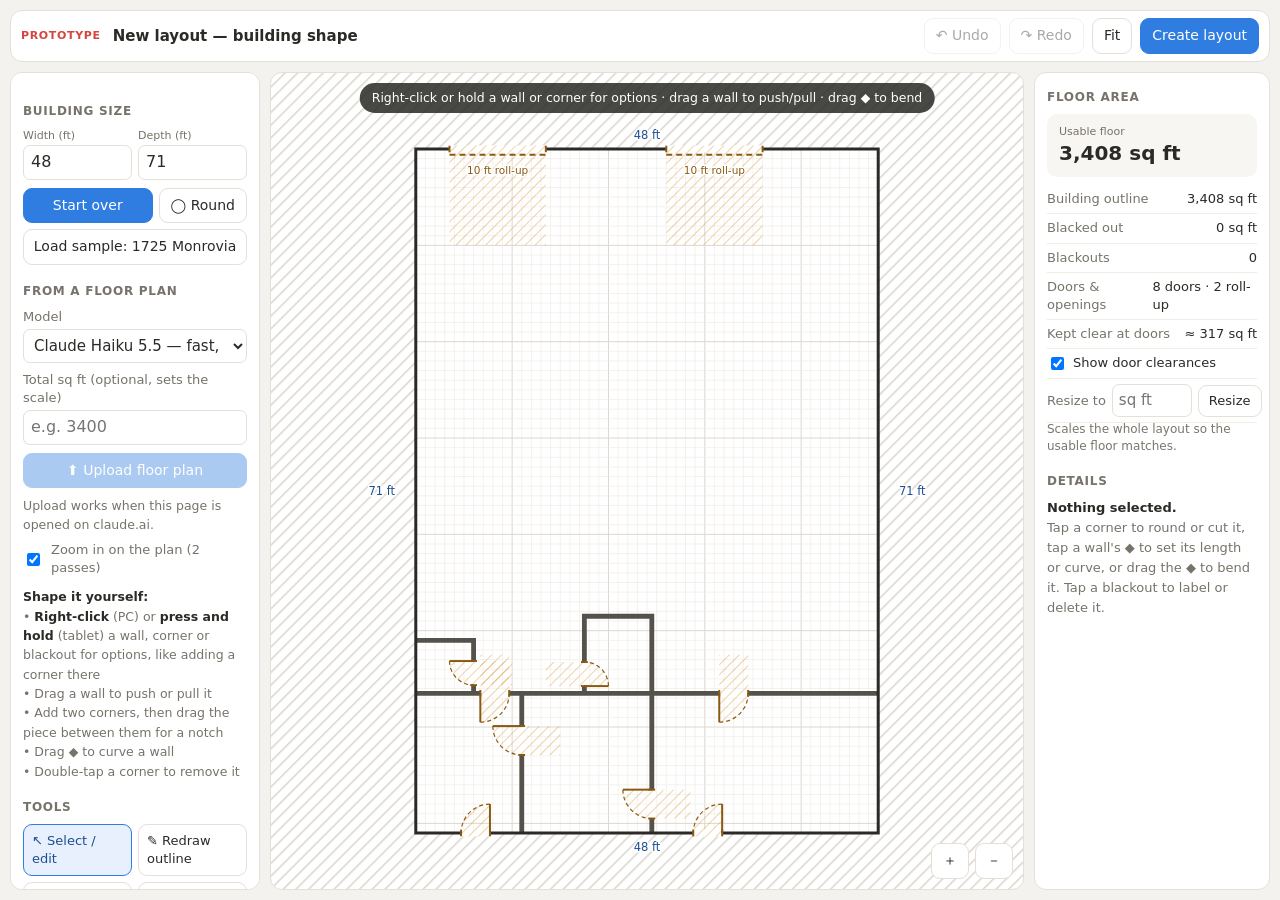
<file: prototypes/floorplan/shape-proto/index.html>
<!DOCTYPE html>
<html lang="en">
<head>
<meta charset="utf-8">
<meta name="viewport" content="width=device-width, initial-scale=1, maximum-scale=1">
<title>New layout — shape & blackouts (prototype)</title>
<style>
:root{--bg:#f4f2ee;--panel:#fff;--line:#e4e0d8;--ink:#2b2a27;--mut:#77736b;--ac:#2f7de1;--acs:#e7f0fc;--bk:#3a3936;--red:#d6453d}
*{box-sizing:border-box}
html,body{margin:0;height:100%;overflow:hidden;background:var(--bg);color:var(--ink);font:14px/1.4 system-ui,-apple-system,"Segoe UI",sans-serif;-webkit-tap-highlight-color:transparent}
html{color-scheme:light}
button,input,select{font:inherit;color:inherit}
input,select,option,textarea{background-color:#fff;color:#2b2a27}
input{font-size:16px}
.app{display:grid;grid-template-columns:250px 1fr 236px;grid-template-rows:52px 1fr;height:100%;gap:10px;padding:10px}
.top{grid-column:1/4;display:flex;align-items:center;gap:8px;background:var(--panel);border:1px solid var(--line);border-radius:12px;padding:0 10px}
.top h1{font-size:15px;font-weight:600;margin:0 auto 0 4px}
.tag{font-size:11px;letter-spacing:.06em;color:var(--red);font-weight:600}
.btn{border:1px solid var(--line);background:#fff;border-radius:9px;padding:7px 11px;cursor:pointer;display:inline-flex;align-items:center;gap:6px;white-space:nowrap}
.btn:hover{background:#f8f6f2}
.btn.pri{background:var(--ac);border-color:var(--ac);color:#fff}
.btn.red{color:var(--red)}
.btn:disabled{opacity:.4;cursor:default}
.pane{background:var(--panel);border:1px solid var(--line);border-radius:12px;overflow:auto;padding:12px}
.pane h2{font-size:12px;letter-spacing:.06em;text-transform:uppercase;color:var(--mut);margin:4px 0 8px;font-weight:600}
.pane h2:not(:first-child){margin-top:18px}
.tiles{display:grid;grid-template-columns:repeat(3,1fr);gap:6px}
.tile{border:1px solid var(--line);border-radius:9px;background:#fff;padding:6px 2px 4px;cursor:pointer;display:flex;flex-direction:column;align-items:center;gap:2px;font-size:11px;color:var(--mut)}
.tile svg{width:34px;height:30px}
.tile.on{border-color:var(--ac);background:var(--acs);color:#1d4f91}
.tile.on svg path{fill:#bcd5f6;stroke:#1d4f91}
.fields{display:grid;grid-template-columns:1fr 1fr;gap:6px;margin-top:10px}
.fields label{font-size:11px;color:var(--mut);display:flex;flex-direction:column;gap:2px}
.fields input{width:100%;border:1px solid var(--line);border-radius:7px;padding:5px 7px}
.tools{display:grid;grid-template-columns:1fr 1fr;gap:6px}
.tool{border:1px solid var(--line);border-radius:9px;background:#fff;padding:7px 8px;cursor:pointer;text-align:left;font-size:13px}
.tool.on{border-color:var(--ac);background:var(--acs);color:#1d4f91}
.tool.bk.on{border-color:var(--bk);background:#ecebe8;color:var(--bk)}
.opt{display:flex;align-items:center;gap:8px;margin-top:8px;font-size:13px;color:var(--mut)}
.stage{position:relative;background:var(--panel);border:1px solid var(--line);border-radius:12px;overflow:hidden;touch-action:none}
#sv{width:100%;height:100%;display:block;user-select:none;-webkit-user-select:none;-webkit-touch-callout:none}
.wallhit:hover{stroke:rgba(47,125,225,.18)}
.ring{position:absolute;width:46px;height:46px;margin:-23px 0 0 -23px;border-radius:50%;border:3px solid #2f7de1;opacity:0;transform:scale(.3);pointer-events:none}
.ring.go{animation:hold .5s linear forwards}
@keyframes hold{0%{opacity:.2;transform:scale(.3)}100%{opacity:.9;transform:scale(1)}}
.cmenu{position:absolute;display:none;flex-direction:column;min-width:190px;background:#fff;border:1px solid var(--line);border-radius:12px;box-shadow:0 10px 30px rgba(0,0,0,.14);padding:5px;z-index:5}
.cmenu.on{display:flex}
.cmenu button{border:0;background:none;text-align:left;padding:9px 11px;border-radius:8px;cursor:pointer;font-size:14px}
.cmenu button:hover{background:#f3f1ec}
.cmenu .dz{color:var(--red)}
.pv{position:fixed;inset:0;background:rgba(30,29,27,.55);display:none;align-items:center;justify-content:center;z-index:20;padding:18px}
.pv.on{display:flex}
.pvbox{background:#fff;border-radius:14px;width:min(1100px,100%);height:100%;display:flex;flex-direction:column;overflow:hidden}
.pvhead{display:flex;justify-content:space-between;align-items:center;gap:10px;padding:10px 12px;border-bottom:1px solid var(--line)}
.pvmeta{font-size:12px;color:var(--mut)}
.pvbody{flex:1;overflow:auto;background:#f1efea;padding:14px;text-align:center}
.pvbody img,.pvbody canvas{display:block;margin:0 auto 14px;background:#fff;box-shadow:0 1px 4px rgba(0,0,0,.12)}
.hint{position:absolute;left:50%;top:10px;transform:translateX(-50%);background:rgba(43,42,39,.86);color:#fff;font-size:12.5px;padding:6px 12px;border-radius:20px;pointer-events:none;white-space:nowrap;max-width:94%;overflow:hidden;text-overflow:ellipsis}
.fab{position:absolute;right:10px;bottom:10px;display:flex;gap:6px}
.stat{background:#f8f6f2;border-radius:10px;padding:10px 12px;margin-bottom:8px}
.stat .k{font-size:11px;color:var(--mut)}
.stat .v{font-size:20px;font-weight:600}
.row{display:flex;justify-content:space-between;font-size:13px;padding:5px 0;border-bottom:1px solid #f0ede7}
.row span:first-child{color:var(--mut)}
.insp label{display:block;font-size:11px;color:var(--mut);margin:10px 0 3px}
.insp .ln{display:flex;gap:6px;flex-wrap:wrap}
.insp input{flex:1;min-width:0;border:1px solid var(--line);border-radius:7px;padding:5px 7px}
.insp .btn{padding:6px 9px;font-size:13px}
.empty{color:var(--mut);font-size:13px;line-height:1.55}
.empty b{color:var(--ink);font-weight:600}
.toast{position:fixed;left:50%;bottom:22px;transform:translateX(-50%) translateY(20px);opacity:0;background:var(--ink);color:#fff;padding:9px 16px;border-radius:10px;font-size:13px;transition:.25s;pointer-events:none;z-index:9}
.toast.on{opacity:1;transform:translateX(-50%)}
@media (max-width:900px){.app{grid-template-columns:1fr;grid-template-rows:52px auto 55vh auto;height:auto;min-height:100%}html,body{overflow:auto}.top{grid-column:1}}
</style>
</head>
<body>
<div class="app">
  <div class="top">
    <span class="tag">PROTOTYPE</span>
    <h1>New layout — building shape</h1>
    <button class="btn" id="undo" title="Undo">↶ Undo</button>
    <button class="btn" id="redo" title="Redo">↷ Redo</button>
    <button class="btn" id="viewplan" style="display:none" title="View the attached floor plan">📄 Floor plan</button>
    <button class="btn" id="fit">Fit</button>
    <button class="btn pri" id="create">Create layout</button>
  </div>

  <div class="pane" id="left">
    <div id="testbox" style="display:none;border:2px solid #e8a33d;border-radius:10px;padding:10px;margin-bottom:12px;background:#fffaf0">
      <b style="font-size:13px">Test set (Haiku)</b>
      <div style="display:flex;gap:6px;margin-top:6px"><button class="btn pri" id="t-run" style="flex:1;justify-content:center">Run test set</button><button class="btn" id="t-copy">Copy</button></div>
      <div id="t-out" style="font-size:12px;margin-top:8px;white-space:pre-wrap;font-family:ui-monospace,Menlo,monospace;line-height:1.35"></div>
    </div>
    <h2>Building size</h2>
    <div class="fields" style="margin-top:0">
      <label>Width (ft)<input type="number" id="w0" min="5" step="1" value="100"></label>
      <label>Depth (ft)<input type="number" id="d0" min="5" step="1" value="80"></label>
    </div>
    <div style="margin-top:8px;display:flex;gap:6px"><button class="btn pri" id="start" style="flex:1;justify-content:center">Start over</button><button class="btn" id="mkround" title="Turn the building into a circle">◯ Round</button></div>
    <button class="btn" id="sample" style="width:100%;justify-content:center;margin-top:6px">Load sample: 1725 Monrovia</button>
    <h2>From a floor plan</h2>
    <div id="ai-box">
      <label class="opt" style="margin-top:0;flex-direction:column;align-items:stretch;gap:3px">Model
        <select id="ai-model" style="font-size:15px;padding:6px;border:1px solid var(--line);border-radius:7px;background:#fff">
          <option value="haiku" selected>Claude Haiku 5.5 — fast, cheap</option>
          <option value="opus">Claude Opus 5.5 — try harder</option>
        </select></label>
      <label class="opt" style="flex-direction:column;align-items:stretch;gap:3px">Total sq ft (optional, sets the scale)
        <input id="ai-sqft" type="number" min="1" placeholder="e.g. 3400" style="border:1px solid var(--line);border-radius:7px;padding:5px 7px"></label>
      <label class="opt" id="ai-pagewrap" style="display:none;flex-direction:column;align-items:stretch;gap:3px">PDF page to read
        <span style="display:flex;gap:6px"><input id="ai-page" type="number" min="1" value="1" style="flex:1;border:1px solid var(--line);border-radius:7px;padding:5px 7px"><button class="btn" id="ai-reread">Read this page</button></span></label>
      <div style="display:flex;gap:6px;margin-top:8px"><button class="btn pri" id="ai-up" style="flex:1;justify-content:center">⬆ Upload floor plan</button><button class="btn" id="ai-stop" style="display:none">Stop</button></div>
      <input type="file" id="ai-file" accept="image/png,image/jpeg,image/webp,image/gif,application/pdf,.pdf" hidden>
      <div id="ai-status" class="empty" style="margin-top:8px;font-size:12.5px"></div>
      <label class="opt" style="margin-top:6px"><input type="checkbox" id="ai-zoom" checked> Zoom in on the plan (2 passes)</label>
      <label class="opt" id="ai-tracewrap" style="display:none"><input type="checkbox" id="ai-trace"> Show plan image behind</label>
    </div>
    <div class="empty" style="margin-top:10px;font-size:12.5px"><b>Shape it yourself:</b><br>• <b>Right-click</b> (PC) or <b>press and hold</b> (tablet) a wall, corner or blackout for options, like adding a corner there<br>• Drag a wall to push or pull it<br>• Add two corners, then drag the piece between them for a notch<br>• Drag ◆ to curve a wall<br>• Double-tap a corner to remove it</div>

    <h2>Tools</h2>
    <div class="tools">
      <button class="tool on" data-t="select">↖ Select / edit</button>
      <button class="tool" data-t="draw">✎ Redraw outline</button>
      <button class="tool" data-t="iwall">▤ Interior wall</button>
      <button class="tool" data-t="door">🚪 Door</button>
    </div>
    <h2>Blackout</h2>
    <div class="tools">
      <button class="tool bk" data-t="box">▭ Box</button>
      <button class="tool bk" data-t="column">▪ Column</button>
      <button class="tool bk" data-t="circle">◯ Circle</button>
      <button class="tool bk" data-t="free">◺ Freeform</button>
      <button class="tool bk" data-t="fill">▦ Fill room</button>
    </div>
    <div class="opt" id="dooropt" style="display:none;flex-wrap:wrap">Type
      <select id="dtype" style="font-size:15px;padding:4px;border:1px solid var(--line);border-radius:7px;background:#fff"><option value="door">Door</option><option value="double">Double door</option><option value="rollup">Roll-up door</option><option value="opening">Opening (no door)</option></select>
      <input id="dwidth" type="number" min="1" step="0.5" value="3" style="width:56px;border:1px solid var(--line);border-radius:7px;padding:3px 6px"> ft wide</div>
    <div class="opt" id="colopt" style="display:none">Column
      <input id="colsz" type="number" min="0.5" step="0.5" value="1" style="width:56px;border:1px solid var(--line);border-radius:7px;padding:3px 6px"> ft
      <label style="display:flex;align-items:center;gap:4px"><input type="checkbox" id="colround"> round</label>
    </div>
    <h2>Snapping</h2>
    <label class="opt"><input type="checkbox" id="snapang" checked> Snap walls to 45°</label>
    <label class="opt"><input type="checkbox" id="snapgrid" checked> Snap to 1 ft grid</label>
  </div>

  <div class="stage" id="stage">
    <svg id="sv"></svg>
    <div class="hint" id="hint"></div>
    <div class="fab"><button class="btn" id="zin">＋</button><button class="btn" id="zout">－</button></div>
  </div>

  <div class="pane">
    <h2>Floor area</h2>
    <div class="stat"><div class="k">Usable floor</div><div class="v" id="a-use">–</div></div>
    <div class="row"><span>Building outline</span><span id="a-out">–</span></div>
    <div class="row"><span>Blacked out</span><span id="a-blk">–</span></div>
    <div class="row"><span>Blackouts</span><span id="a-n">0</span></div>
    <div class="row"><span>Doors & openings</span><span id="a-doors">0</span></div>
    <div class="row"><span>Kept clear at doors</span><span id="a-clr">–</span></div>
    <label class="row" style="justify-content:flex-start;gap:6px;cursor:pointer"><input type="checkbox" id="clr" checked> Show door clearances</label>
    <div class="row" style="gap:6px;align-items:center"><span style="white-space:nowrap">Resize to</span><input id="rs-sq" type="number" min="1" placeholder="sq ft" style="width:80px;font-size:15px;padding:5px 6px;border:1px solid var(--line);border-radius:7px"><button class="btn" id="rs-go" style="padding:6px 10px">Resize</button></div>
    <div style="font-size:12px;color:#7a766d;margin:-2px 0 6px">Scales the whole layout so the usable floor matches.</div>
    <h2>Details</h2>
    <div class="insp" id="insp"></div>
  </div>
</div>
<div class="pv" id="pv"><div class="pvbox">
  <div class="pvhead"><div><b id="pv-name">Floor plan</b><div id="pv-meta" class="pvmeta"></div></div>
   <div style="display:flex;gap:6px;align-items:center"><button class="btn" id="pv-zout">－</button><button class="btn" id="pv-fit">Fit</button><button class="btn" id="pv-zin">＋</button><button class="btn red" id="pv-del">Remove</button><button class="btn pri" id="pv-close">Close</button></div></div>
  <div class="pvbody" id="pv-body"></div></div></div>
<div class="toast" id="toast"></div>

<script>
(function(){
"use strict";
var $=function(s){return document.querySelector(s)};
var sv=$('#sv'),stage=$('#stage');

/* ---------- state ---------- */
// A shape is {id,label,pts:[{x,y,b}]}, b = signed sagitta (ft) of the wall from this corner to the next.
var S={outline:null,blk:[],walls:[],marks:[],doors:[],nid:1,wid:1000,did:1};var trace=null;
var tool='select',sel=null,view={s:6,ox:40,oy:40};
var hist=[],fut=[];

/* ---------- geometry ---------- */
function sub(a,b){return {x:a.x-b.x,y:a.y-b.y}}
function len(v){return Math.hypot(v.x,v.y)}
function nrm(p,q){var c=len(sub(q,p))||1;return {x:-(q.y-p.y)/c,y:(q.x-p.x)/c}}
function mid(p,q){return {x:(p.x+q.x)/2,y:(p.y+q.y)/2}}
function arc(p,q,s){var c=len(sub(q,p));if(Math.abs(s)<1e-6||c<1e-9)return null;var r=(s*s+c*c/4)/(2*Math.abs(s)),n=nrm(p,q),m=mid(p,q),sg=s>0?1:-1;
 return {r:r,apex:{x:m.x+n.x*s,y:m.y+n.y*s},c:{x:m.x-n.x*sg*(r-Math.abs(s)),y:m.y-n.y*sg*(r-Math.abs(s))},large:Math.abs(s)>c/2+1e-9,sweep:s>0?0:1}}
function apexOf(p,q,s){var n=nrm(p,q),m=mid(p,q);return {x:m.x+n.x*s,y:m.y+n.y*s}}
function flatEdge(p,q,s){var a=arc(p,q,s);if(!a)return [p];var a0=Math.atan2(p.y-a.c.y,p.x-a.c.x),a1=Math.atan2(q.y-a.c.y,q.x-a.c.x),am=Math.atan2(a.apex.y-a.c.y,a.apex.x-a.c.x);
 function norm(t){while(t<0)t+=2*Math.PI;while(t>=2*Math.PI)t-=2*Math.PI;return t}
 var ccw=norm(a1-a0),dm=norm(am-a0),sweep=dm<=ccw?ccw:ccw-2*Math.PI,n=Math.max(6,Math.ceil(Math.abs(sweep)/(Math.PI/36))),out=[];
 for(var i=0;i<n;i++){var t=a0+sweep*i/n;out.push({x:a.c.x+a.r*Math.cos(t),y:a.c.y+a.r*Math.sin(t)})}return out}
function flat(pts){var o=[];for(var i=0;i<pts.length;i++){var p=pts[i],q=pts[(i+1)%pts.length];o=o.concat(flatEdge(p,q,p.b||0))}return o}
function sarea(f){var a=0;for(var i=0;i<f.length;i++){var p=f[i],q=f[(i+1)%f.length];a+=p.x*q.y-q.x*p.y}return a/2}
function inPoly(f,x,y){var c=false;for(var i=0,j=f.length-1;i<f.length;j=i++){var a=f[i],b=f[j];if((a.y>y)!==(b.y>y)&&x<(b.x-a.x)*(y-a.y)/(b.y-a.y)+a.x)c=!c}return c}
function bbox(f){var x0=1e9,y0=1e9,x1=-1e9,y1=-1e9;f.forEach(function(p){x0=Math.min(x0,p.x);y0=Math.min(y0,p.y);x1=Math.max(x1,p.x);y1=Math.max(y1,p.y)});return {x0:x0,y0:y0,x1:x1,y1:y1}}
// keep every shape clockwise on screen, so a negative sagitta always bulges outward
function normalize(pts){var f=flat(pts);if(sarea(f)>=0)return pts;var n=pts.length,r=[];for(var k=0;k<n;k++){var o=pts[n-1-k];r.push({x:o.x,y:o.y,b:-(pts[(n-2-k+n)%n].b||0)})}return r}
function P(x,y,b){return {x:x,y:y,b:b||0}}
function cp(o){return JSON.parse(JSON.stringify(o))}

function rectPts(W,D){return [P(0,0),P(W,0),P(W,D),P(0,D)]}
$('#start').onclick=function(){clearPlan();S.doors=[];var W=Math.max(5,+$('#w0').value||100),D=Math.max(5,+$('#d0').value||80);push();S.outline={id:0,label:'Building',pts:rectPts(W,D)};sel=null;fitView();render();toast('Started a '+W+' × '+D+' ft building')};
$('#mkround').onclick=function(){var b=S.outline?bbox(flat(S.outline.pts)):{x0:0,y0:0,x1:100,y1:80},dm=Math.round(Math.min(b.x1-b.x0,b.y1-b.y0)),r=dm/2;push();S.outline={id:0,label:'Building',pts:[P(b.x0,b.y0+r,-r),P(b.x0+dm,b.y0+r,-r)]};sel=null;fitView();render();toast('Round building, Ø '+dm+' ft')};

/* ---------- fillet / chamfer / edits ---------- */
function fillet(pts,i,r,cut,open){if(open&&(i===0||i===pts.length-1))return {err:'The ends of a wall can\'t be rounded.'};var n=pts.length,V=pts[i],Pp=pts[(i-1+n)%n],N=pts[(i+1)%n];
 if(Math.abs(Pp.b||0)>1e-6||Math.abs(V.b||0)>1e-6)return {err:'Only corners between two straight walls can be rounded or cut.'};
 var u1=sub(Pp,V),u2=sub(N,V),l1=len(u1),l2=len(u2);u1={x:u1.x/l1,y:u1.y/l1};u2={x:u2.x/l2,y:u2.y/l2};
 var th=Math.acos(Math.max(-1,Math.min(1,u1.x*u2.x+u1.y*u2.y)));if(th<1e-3||th>Math.PI-1e-3)return {err:'That corner is already straight.'};
 var d=cut?r:r/Math.tan(th/2);if(d>=l1-1e-6||d>=l2-1e-6)return {err:'Too big for the walls on either side. Try a smaller size.'};
 var T1={x:V.x+u1.x*d,y:V.y+u1.y*d,b:0},T2={x:V.x+u2.x*d,y:V.y+u2.y*d,b:0};
 if(!cut){var ph=Math.PI-th,mag=r*(1-Math.cos(ph/2)),m=mid(T1,T2),nv=nrm(T1,T2),toV=(V.x-m.x)*nv.x+(V.y-m.y)*nv.y;T1.b=toV>0?mag:-mag}
 var out=pts.slice(0,i).concat([T1,T2],pts.slice(i+1));return {pts:out}}
function splitEdge(pts,i){var n=pts.length,p=pts[i],q=pts[(i+1)%n],s=p.b||0,a=arc(p,q,s),ins;
 if(!a){ins=Object.assign(mid(p,q),{b:0});p=Object.assign({},p);}
 else{ins=Object.assign({},a.apex);var hc=len(sub(a.apex,p))/2,sh=a.r-Math.sqrt(Math.max(0,a.r*a.r-hc*hc)),sg=s>0?1:-1;p=Object.assign({},p,{b:sg*sh});ins.b=sg*sh}
 var o=pts.slice();o[i]=p;o.splice(i+1,0,ins);return o}
function wallLen(p,q,s){var a=arc(p,q,s),c=len(sub(q,p));if(!a)return c;var half=Math.asin(Math.min(1,c/(2*a.r)));var ang=a.large?2*Math.PI-2*half:2*half;return a.r*ang}

/* ---------- history ---------- */
function snap(){return JSON.stringify({o:S.outline,b:S.blk,w:S.walls,m:S.marks,d:S.doors})}
function push(){hist.push(snap());if(hist.length>80)hist.shift();fut=[];btns()}
function restore(j){var o=JSON.parse(j);S.outline=o.o;S.blk=o.b;S.walls=o.w||[];S.marks=o.m||[];S.doors=o.d||[];sel=null;render()}
$('#undo').onclick=function(){if(!hist.length)return;fut.push(snap());restore(hist.pop());btns()};
$('#redo').onclick=function(){if(!fut.length)return;hist.push(snap());restore(fut.pop());btns()};
function btns(){$('#undo').disabled=!hist.length;$('#redo').disabled=!fut.length}

/* ---------- view ---------- */
function X(x){return x*view.s+view.ox}function Y(y){return y*view.s+view.oy}
function toFt(e){var r=sv.getBoundingClientRect();return {x:(e.clientX-r.left-view.ox)/view.s,y:(e.clientY-r.top-view.oy)/view.s}}
function fitView(){var r=sv.getBoundingClientRect(),f=S.outline?flat(S.outline.pts):[{x:0,y:0},{x:100,y:80}],b=bbox(f),w=Math.max(10,b.x1-b.x0),h=Math.max(10,b.y1-b.y0),pad=56;
 view.s=Math.max(.5,Math.min((r.width-pad*2)/w,(r.height-pad*2-20)/h));view.ox=(r.width-w*view.s)/2-b.x0*view.s;view.oy=(r.height-h*view.s)/2-b.y0*view.s+10}
function zoomAt(k,cx,cy){var r=sv.getBoundingClientRect();if(cx==null){cx=r.width/2;cy=r.height/2}var ns=Math.max(.5,Math.min(80,view.s*k));view.ox=cx-(cx-view.ox)*ns/view.s;view.oy=cy-(cy-view.oy)*ns/view.s;view.s=ns;render()}
$('#fit').onclick=function(){fitView();render()};$('#zin').onclick=function(){zoomAt(1.25)};$('#zout').onclick=function(){zoomAt(.8)};
sv.addEventListener('wheel',function(e){e.preventDefault();var r=sv.getBoundingClientRect();zoomAt(e.deltaY<0?1.12:1/1.12,e.clientX-r.left,e.clientY-r.top)},{passive:false});

/* ---------- snapping ---------- */
function sg(v){return $('#snapgrid').checked?Math.round(v):Math.round(v*10)/10}
function sp(p){return {x:sg(p.x),y:sg(p.y)}}
function snapFrom(from,p){var q=sp(p);if(!from||!$('#snapang').checked)return q;var dx=p.x-from.x,dy=p.y-from.y,L=Math.hypot(dx,dy);if(L<.5)return q;
 var a=Math.atan2(dy,dx),k=Math.round(a/(Math.PI/4))*(Math.PI/4);if(Math.abs(a-k)>Math.PI/22)return q;var Ls=$('#snapgrid').checked?Math.round(L):L;return {x:from.x+Math.cos(k)*Ls,y:from.y+Math.sin(k)*Ls}}

/* ---------- Fill: click inside a closed room to mark all of it unusable ---------- */
function fillSegs(){if(typeof hostSegs==='function')return hostSegs();var o=[];[S.outline].concat(S.walls).forEach(function(h){if(!h)return;for(var i=0;i<NE(h);i++){var p=h.pts[i],q=h.pts[(i+1)%h.pts.length];if(Math.abs(p.b||0)>1e-6){var pr=p;for(var j=1;j<=24;j++){var c=ptOnEdge(h,i,j/24);o.push([pr,c]);pr=c}}else o.push([p,q])}});return o}
function fillRoom(p){if(!S.outline)return;if(!insideOK(p)){toast('Click inside the building.');return}
 var ob=bbox(flat(S.outline.pts)),r=.25,pad=1,x0=ob.x0-pad,y0=ob.y0-pad,W=Math.ceil((ob.x1-ob.x0+2*pad)/r),H=Math.ceil((ob.y1-ob.y0+2*pad)/r),N=W*H,wall=new Uint8Array(N),rad=.3;
 // walls drawn onto a fine grid (doors sit on walls, so a doorway doesn't leave a gap)
 fillSegs().forEach(function(sg){var a=sg[0],b=sg[1],L=len(sub(b,a)),n=Math.max(1,Math.ceil(L/(r/2)));for(var k=0;k<=n;k++){var x=a.x+(b.x-a.x)*k/n,y=a.y+(b.y-a.y)*k/n,i0=Math.floor((x-rad-x0)/r),i1=Math.floor((x+rad-x0)/r),j0=Math.floor((y-rad-y0)/r),j1=Math.floor((y+rad-y0)/r);
  for(var i=i0;i<=i1;i++)for(var j=j0;j<=j1;j++){if(i<0||j<0||i>=W||j>=H)continue;if(Math.hypot(x0+(i+.5)*r-x,y0+(j+.5)*r-y)<=rad+r*.5)wall[j*W+i]=1}}});
 var si=Math.floor((p.x-x0)/r),sj=Math.floor((p.y-y0)/r);if(si<0||sj<0||si>=W||sj>=H)return;if(wall[sj*W+si]){toast('Click inside the room, not on a wall.');return}
 var fillm=new Uint8Array(N),st=[sj*W+si],cnt=0;fillm[sj*W+si]=1;
 while(st.length){var c=st.pop(),ci=c%W,cj=(c-ci)/W;cnt++;[[1,0],[-1,0],[0,1],[0,-1]].forEach(function(d){var ni=ci+d[0],nj=cj+d[1];if(ni<0||nj<0||ni>=W||nj>=H)return;var nn=nj*W+ni;if(!fillm[nn]&&!wall[nn]){fillm[nn]=1;st.push(nn)}})}
 var oa=Math.abs(sarea(flat(S.outline.pts)));if(cnt*r*r>.6*oa){toast('That space isn\'t closed in by walls, so it would fill most of the building.');return}
 // grow into the walls up to their middle, so the area matches the room
 var m=new Uint8Array(fillm);for(var g=0;g<2;g++){var m2=new Uint8Array(m);for(var c2=0;c2<N;c2++){if(m[c2]||!wall[c2])continue;var i2=c2%W,j2=(c2-i2)/W;var hit=false;for(var di=-1;di<=1&&!hit;di++)for(var dj=-1;dj<=1;dj++){var ii=i2+di,jj=j2+dj;if(ii>=0&&jj>=0&&ii<W&&jj<H&&m[jj*W+ii]){hit=true;break}}if(hit)m2[c2]=1}m=m2}
 // trace the outline of the filled cells
 var nx={};function key(i,j){return i+','+j}function add(a,b){(nx[key(a[0],a[1])]=nx[key(a[0],a[1])]||[]).push(b)}
 function on(i,j){return i>=0&&j>=0&&i<W&&j<H&&m[j*W+i]}
 for(var j=0;j<H;j++)for(var i=0;i<W;i++){if(!m[j*W+i])continue;if(!on(i,j-1))add([i,j],[i+1,j]);if(!on(i+1,j))add([i+1,j],[i+1,j+1]);if(!on(i,j+1))add([i+1,j+1],[i,j+1]);if(!on(i-1,j))add([i,j+1],[i,j])}
 var best=null;Object.keys(nx).forEach(function(k0){while(nx[k0]&&nx[k0].length){var loop=[],cur=k0.split(',').map(Number),guard=0;while(guard++<200000){loop.push(cur);var l=nx[key(cur[0],cur[1])];if(!l||!l.length)break;var nxt=l.pop();cur=nxt;if(key(cur[0],cur[1])===k0)break}
  var ar=0;for(var q=0;q<loop.length;q++){var A=loop[q],B=loop[(q+1)%loop.length];ar+=A[0]*B[1]-B[0]*A[1]}if(!best||Math.abs(ar)>best.a)best={a:Math.abs(ar),l:loop}}});
 if(!best||best.l.length<4)return;
 var pts=best.l.map(function(c){return {x:x0+c[0]*r,y:y0+c[1]*r}});
 // straighten: drop points in a straight run, then smooth the stair-steps of angled walls
 function simp(P0,tol){if(P0.length<3)return P0;var a=P0[0],b=P0[P0.length-1],mi=-1,md=0;for(var k=1;k<P0.length-1;k++){var d=distSeg(P0[k],a,b);if(d>md){md=d;mi=k}}if(md<=tol)return [a,b];return simp(P0.slice(0,mi+1),tol).slice(0,-1).concat(simp(P0.slice(mi),tol))}
 function distSeg(q,a,b){var ab=sub(b,a),L2=ab.x*ab.x+ab.y*ab.y;if(L2<1e-12)return len(sub(q,a));var t=Math.max(0,Math.min(1,((q.x-a.x)*ab.x+(q.y-a.y)*ab.y)/L2));return len(sub(q,{x:a.x+ab.x*t,y:a.y+ab.y*t}))}
 var far=0,fi=0;pts.forEach(function(q,k){var d=len(sub(q,pts[0]));if(d>far){far=d;fi=k}});
 var s1=simp(pts.slice(0,fi+1),.35),s2=simp(pts.slice(fi).concat([pts[0]]),.35),poly=s1.slice(0,-1).concat(s2.slice(0,-1));
 poly=poly.map(function(q){return {x:Math.round(q.x*20)/20,y:Math.round(q.y*20)/20}});
 if(poly.length<3)return;
 // name it after the room label inside, if there is one
 var lab='';(S.marks||[]).forEach(function(mk){if(lab||mk.kind!=='room')return;var mi2=Math.floor((mk.x-x0)/r),mj=Math.floor((mk.y-y0)/r);if(mi2>=0&&mj>=0&&mi2<W&&mj<H&&fillm[mj*W+mi2])lab=mk.t});
 push();S.blk.push({id:S.nid++,label:lab,pts:normalize(poly.map(function(q){return P(q.x,q.y)}))});var nb=S.blk[S.blk.length-1];sel={id:nb.id,kind:'shape'};render();
 toast((lab?lab+' marked':'Room marked')+' unusable · about '+Math.round(Math.abs(sarea(flat(nb.pts)))).toLocaleString()+' sq ft')}

/* ---------- render ---------- */
function d(pts,open){var s='M'+X(pts[0].x)+' '+Y(pts[0].y);for(var i=0;i<pts.length-(open?1:0);i++){var p=pts[i],q=pts[(i+1)%pts.length],a=arc(p,q,p.b||0);
 s+=a?' A'+(a.r*view.s)+' '+(a.r*view.s)+' 0 '+(a.large?1:0)+' '+a.sweep+' '+X(q.x)+' '+Y(q.y):' L'+X(q.x)+' '+Y(q.y)}return open?s:s+'Z'}
function fmt(v){return (Math.round(v*10)/10).toLocaleString()}
function shapeById(id){if(id===0)return S.outline;return (id>=1000?S.walls:S.blk).filter(function(b){return b.id===id})[0]}
function NE(sh){return sh.open?sh.pts.length-1:sh.pts.length}
function nz(sh,pts){return sh.open?pts:normalize(pts)}
function grid(){var r=sv.getBoundingClientRect(),x0=-view.ox/view.s,x1=(r.width-view.ox)/view.s,y0=-view.oy/view.s,y1=(r.height-view.oy)/view.s,g='',st=view.s>=7?1:view.s>=2.5?5:10;
 for(var x=Math.floor(x0/st)*st;x<=x1;x+=st){var maj=x%10===0;g+='<line x1="'+X(x)+'" y1="0" x2="'+X(x)+'" y2="'+r.height+'" stroke="'+(maj?'#dcd8cf':'#ece9e3')+'" stroke-width="'+(maj?1:.6)+'"/>'}
 for(var y=Math.floor(y0/st)*st;y<=y1;y+=st){var mj=y%10===0;g+='<line x1="0" y1="'+Y(y)+'" x2="'+r.width+'" y2="'+Y(y)+'" stroke="'+(mj?'#dcd8cf':'#ece9e3')+'" stroke-width="'+(mj?1:.6)+'"/>'}return g}
function labels(sh,col){var h='',pts=sh.pts,n=pts.length;for(var i=0;i<NE(sh);i++){var p=pts[i],q=pts[(i+1)%n],s=p.b||0,a=arc(p,q,s),nv=nrm(p,q),ap=apexOf(p,q,s),off=(14+Math.abs(nv.x)*20)/view.s,
 lx=X(ap.x-nv.x*off*(s<=0?1:-1)),ly=Y(ap.y-nv.y*off*(s<=0?1:-1)),txt=a?'R '+fmt(a.r)+' ft':fmt(len(sub(q,p)))+' ft';if(len(sub(q,p))*view.s<36&&!a)continue;
 h+='<text x="'+lx+'" y="'+(ly+4)+'" text-anchor="middle" font-size="11.5" fill="'+col+'" paint-order="stroke" stroke="#fff" stroke-width="3" style="pointer-events:none">'+txt+'</text>'}return h}
function handles(sh,hitOnly){var h='',pts=sh.pts,n=pts.length,isO=sh.id===0;for(var w=0;w<NE(sh);w++){var wp=pts[w],wq=pts[(w+1)%n],wa=arc(wp,wq,wp.b||0),wd=wa?'M'+X(wp.x)+' '+Y(wp.y)+' A'+(wa.r*view.s)+' '+(wa.r*view.s)+' 0 '+(wa.large?1:0)+' '+wa.sweep+' '+X(wq.x)+' '+Y(wq.y):'M'+X(wp.x)+' '+Y(wp.y)+' L'+X(wq.x)+' '+Y(wq.y);h+='<path data-h="wall" data-id="'+sh.id+'" data-i="'+w+'" d="'+wd+'" fill="none" stroke="rgba(47,125,225,0)" stroke-width="22" style="cursor:'+(wa?'copy':'ns-resize')+'" class="wallhit"/>'}if(hitOnly)return h;for(var i=0;i<NE(sh);i++){var p=pts[i],q=pts[(i+1)%n],ap=apexOf(p,q,p.b||0),on=sel&&sel.id===sh.id&&sel.kind==='edge'&&sel.i===i;
 h+='<rect data-h="edge" data-id="'+sh.id+'" data-i="'+i+'" x="'+(X(ap.x)-6)+'" y="'+(Y(ap.y)-6)+'" width="12" height="12" rx="2" transform="rotate(45 '+X(ap.x)+' '+Y(ap.y)+')" fill="'+(on?'#2f7de1':'#fff')+'" stroke="#2f7de1" stroke-width="2" style="cursor:grab"/>'}
 for(var j=0;j<n;j++){var v=pts[j],von=sel&&sel.id===sh.id&&sel.kind==='vertex'&&sel.i===j;h+='<circle data-h="vertex" data-id="'+sh.id+'" data-i="'+j+'" cx="'+X(v.x)+'" cy="'+Y(v.y)+'" r="7" fill="'+(von?'#2f7de1':'#fff')+'" stroke="'+(isO?'#2f7de1':'#3a3936')+'" stroke-width="2.5" style="cursor:move"/>'}return h}
var draft=null,cursor=null;
/* ---------- rule: interior walls stay inside the building ---------- */
function outlineFlat(){return S.outline?flat(S.outline.pts):null}
function distToOutline(q,f){var best=Infinity;for(var i=0;i<f.length;i++){var a=f[i],b=f[(i+1)%f.length],ab=sub(b,a),L2=ab.x*ab.x+ab.y*ab.y||1,t=Math.max(0,Math.min(1,((q.x-a.x)*ab.x+(q.y-a.y)*ab.y)/L2)),d=Math.hypot(q.x-a.x-ab.x*t,q.y-a.y-ab.y*t);if(d<best)best=d}return best}
function insideOK(q,f){f=f||outlineFlat();return !f||inPoly(f,q.x,q.y)||distToOutline(q,f)<.2}
function segInside(a,b,f){f=f||outlineFlat();if(!f)return true;var L=len(sub(b,a)),m=Math.max(1,Math.ceil(L/.5));for(var j=0;j<=m;j++)if(!insideOK({x:a.x+(b.x-a.x)*j/m,y:a.y+(b.y-a.y)*j/m},f))return false;return true}
function wallsInside(){var f=outlineFlat();if(!f)return true;return S.walls.every(function(w){for(var k=1;k<w.pts.length;k++)if(!segInside(w.pts[k-1],w.pts[k],f))return false;return true})}
function onOutline(q){var f=outlineFlat(),best=null;for(var i=0;i<f.length;i++){var a=f[i],b=f[(i+1)%f.length],ab=sub(b,a),L2=ab.x*ab.x+ab.y*ab.y||1,t=Math.max(0,Math.min(1,((q.x-a.x)*ab.x+(q.y-a.y)*ab.y)/L2)),c={x:a.x+ab.x*t,y:a.y+ab.y*t},d=len(sub(c,q));if(!best||d<best.d)best={d:d,pt:c}}return best?best.pt:q}
var outWarnT=0;function warnOut(){var n=Date.now();if(n-outWarnT>2500){outWarnT=n;toast('Interior walls have to stay inside the building.')}}
function render(){resolveJoints(drag&&drag.sh&&drag.sh.open&&(drag.kind==='vertex'||drag.kind==='wall')?drag.sh:null);
 if(drag&&drag._keep){var kp=drag._keep;drag._keep=null;if(!wallsInside()){if(drag.sh)drag.sh.pts=kp.sh;S.walls.forEach(function(w,i){if(kp.w[i])w.pts=kp.w[i]});if(S.outline&&kp.o)S.outline.pts=kp.o;resolveJoints(drag.sh&&drag.sh.open?drag.sh:null);warnOut()}}var r=sv.getBoundingClientRect(),h='<defs><pattern id="hz" width="9" height="9" patternUnits="userSpaceOnUse" patternTransform="rotate(45)"><line x1="0" y1="0" x2="0" y2="9" stroke="#d9d5cc" stroke-width="3"/></pattern><pattern id="clrh" width="7" height="7" patternUnits="userSpaceOnUse" patternTransform="rotate(45)"><line x1="0" y1="0" x2="0" y2="7" stroke="#d99a3a" stroke-width="1.6" opacity=".55"/></pattern><clipPath id="oc"><path d="'+(S.outline?d(S.outline.pts):'')+'"/></clipPath></defs>';
 h+='<rect width="'+r.width+'" height="'+r.height+'" fill="url(#hz)" data-bg="1"/>';
 if(S.outline){h+='<path d="'+d(S.outline.pts)+'" fill="#fff" data-shape="0"/><g clip-path="url(#oc)" style="pointer-events:none">'+grid()+'</g>'}else h+=grid();
 if(trace&&$('#ai-trace').checked)h+='<image href="'+trace.url+'" x="'+X(trace.x)+'" y="'+Y(trace.y)+'" width="'+trace.w*view.s+'" height="'+trace.h*view.s+'" opacity=".35" preserveAspectRatio="none" style="pointer-events:none"/>';
 S.blk.forEach(function(b){if(S.outline)h+='<path d="'+d(b.pts)+'" fill="#3a3936" opacity=".22" style="pointer-events:none"/>'});
 S.blk.forEach(function(b){var on=sel&&sel.id===b.id,c=bbox(flat(b.pts));h+='<path d="'+d(b.pts)+'" fill="#3a3936" fill-opacity=".6" '+(S.outline?'clip-path="url(#oc)" ':'')+(on?'stroke="#2f7de1" stroke-width="2.5"':'')+' data-shape="'+b.id+'" style="cursor:'+(tool==='select'?'move':'crosshair')+'"/>';
  var w=(c.x1-c.x0)*view.s,hh=(c.y1-c.y0)*view.s;if(b.label&&w>44&&hh>18)h+='<text x="'+X((c.x0+c.x1)/2)+'" y="'+(Y((c.y0+c.y1)/2)+4)+'" text-anchor="middle" font-size="11.5" fill="#dedad2" style="pointer-events:none">'+esc(b.label)+'</text>'});
 h+=clearSvg();
 S.walls.forEach(function(w){var on=sel&&sel.id===w.id,whole=on&&(sel.kind==='shape'||w.pts.length<=2);h+='<path d="'+d(w.pts,true)+'" fill="none" stroke="'+(whole?'#2f7de1':on?'#7f9fd6':'#55524c')+'" stroke-width="'+Math.max(3,(w.thick||.5)*view.s)+'" stroke-linecap="butt" stroke-linejoin="miter" style="pointer-events:none"/>';if(on&&!whole&&sel.kind==='edge'&&w.pts[sel.i+1]){var sp0=w.pts[sel.i],sq0=w.pts[sel.i+1],sa=arc(sp0,sq0,sp0.b||0);h+='<path d="'+(sa?'M'+X(sp0.x)+' '+Y(sp0.y)+' A'+(sa.r*view.s)+' '+(sa.r*view.s)+' 0 '+(sa.large?1:0)+' '+sa.sweep+' '+X(sq0.x)+' '+Y(sq0.y):'M'+X(sp0.x)+' '+Y(sp0.y)+' L'+X(sq0.x)+' '+Y(sq0.y))+'" fill="none" stroke="#2f7de1" stroke-width="'+Math.max(4,(w.thick||.5)*view.s+2)+'" stroke-linecap="butt" style="pointer-events:none"/>'}
  if(tool==='select'&&!on)for(var k=0;k<w.pts.length-1;k++){var p0=w.pts[k],q0=w.pts[k+1],aa=arc(p0,q0,p0.b||0);h+='<path data-h="wall" data-id="'+w.id+'" data-i="'+k+'" d="M'+X(p0.x)+' '+Y(p0.y)+(aa?' A'+(aa.r*view.s)+' '+(aa.r*view.s)+' 0 '+(aa.large?1:0)+' '+aa.sweep+' ':' L')+X(q0.x)+' '+Y(q0.y)+'" fill="none" stroke="rgba(47,125,225,0)" stroke-width="18" class="wallhit" style="cursor:pointer"/>'}});
 // two interior walls that meet end to end: fill the outside of the corner (flat wall ends leave a notch there)
 (function(){var ends=[];S.walls.forEach(function(w){var n=w.pts.length;if(n<2)return;[[w.pts[0],w.pts[1]],[w.pts[n-1],w.pts[n-2]]].forEach(function(e){ends.push({w:w,p:e[0],q:e[1]})})});
  ends.forEach(function(e,i){var meet=ends.some(function(f,j){if(j===i||f.w===e.w&&f.p===e.p)return false;if(Math.abs(f.p.x-e.p.x)>.05||Math.abs(f.p.y-e.p.y)>.05)return false;var u=sub(e.q,e.p),v=sub(f.q,f.p),lu=len(u)||1,lv=len(v)||1;return Math.abs((u.x*v.x+u.y*v.y)/(lu*lv))<.999});if(!meet)return;
   var u=sub(e.q,e.p),L=len(u)||1,t=Math.max(3,(e.w.thick||.5)*view.s)/2;u={x:u.x/L,y:u.y/L};var nx=-u.y,ny=u.x,cx=X(e.p.x),cy=Y(e.p.y),pts=[[-1,-1],[1,-1],[1,1],[-1,1]].map(function(c){return (cx+u.x*c[0]*t+nx*c[1]*t)+','+(cy+u.y*c[0]*t+ny*c[1]*t)}).join(' ');
   h+='<polygon points="'+pts+'" fill="'+(sel&&sel.id===e.w.id&&(sel.kind==='shape'||e.w.pts.length<=2)?'#2f7de1':'#55524c')+'" style="pointer-events:none"/>'})})();
 (S.marks||[]).forEach(function(m,mi){if(m.kind==='room')return;var door=m.kind==='door';h+=(door?'<rect data-h="mark" data-i="'+mi+'" x="'+(X(m.x)-8)+'" y="'+(Y(m.y)-8)+'" width="16" height="16" rx="3" fill="#e8a33d" stroke="#fff" stroke-width="3" style="cursor:pointer"/>':'')+'<text x="'+X(m.x)+'" y="'+(Y(m.y)+(door?18:4))+'" text-anchor="middle" font-size="'+(door?10.5:12.5)+'" fill="'+(door?'#8a5a12':'#1d4f91')+'" paint-order="stroke" stroke="#fff" stroke-width="3" style="pointer-events:none">'+esc(m.t)+'</text>'});
 if(S.outline){h+='<path d="'+d(S.outline.pts)+'" fill="none" stroke="#2b2a27" stroke-width="3" style="pointer-events:none"/>';h+=labels(S.outline,'#1d4f91')}
 if(sel&&sel.id&&shapeById(sel.id))h+=labels(shapeById(sel.id),'#3a3936');
 if(tool==='select'){if(S.outline)h+=handles(S.outline,!(sel&&sel.id===0));if(sel&&sel.id&&shapeById(sel.id))h+=handles(shapeById(sel.id))}
 h+=doorsSvg();
 if(draft)h+=draftSvg();
 sv.innerHTML=h;areas();inspector();hint();persistSoon()}
function draftSvg(){var h='',pts=draft.pts,c=draft.blk?'#3a3936':'#2f7de1';
 if(draft.type==='wall'){var al=pts.concat(cursor?[cursor]:[]),ws='';al.forEach(function(p,i){ws+=(i?'L':'M')+X(p.x)+' '+Y(p.y)});h+='<path d="'+ws+'" fill="none" stroke="#55524c" stroke-width="'+Math.max(3,.5*view.s)+'" opacity=".8"/>';
  pts.forEach(function(p){h+='<circle cx="'+X(p.x)+'" cy="'+Y(p.y)+'" r="5" fill="#fff" stroke="#55524c" stroke-width="2.5"/>'});
  if(cursor&&cursor.mag)h+='<circle cx="'+X(cursor.x)+'" cy="'+Y(cursor.y)+'" r="9" fill="none" stroke="#2f7de1" stroke-width="2.5"/>';
  if(cursor&&pts.length){var wl=pts[pts.length-1],wm=mid(wl,cursor);h+='<text x="'+X(wm.x)+'" y="'+(Y(wm.y)-10)+'" text-anchor="middle" font-size="12" fill="#3a3936" paint-order="stroke" stroke="#fff" stroke-width="3">'+fmt(len(sub(cursor,wl)))+' ft</text>'}
  return h}
 if(draft.type==='poly'){var all=pts.concat(cursor?[cursor]:[]),s='';all.forEach(function(p,i){s+=(i?'L':'M')+X(p.x)+' '+Y(p.y)});h+='<path d="'+s+'" fill="'+(draft.blk?'rgba(58,57,54,.25)':'rgba(47,125,225,.08)')+'" stroke="'+c+'" stroke-width="2.5" stroke-dasharray="'+(cursor?'0':'0')+'"/>';
  pts.forEach(function(p,i){h+='<circle cx="'+X(p.x)+'" cy="'+Y(p.y)+'" r="'+(i===0&&pts.length>2?9:5)+'" fill="#fff" stroke="'+c+'" stroke-width="2.5"/>'});
  if(cursor&&pts.length){var l=pts[pts.length-1],L=len(sub(cursor,l)),m=mid(l,cursor),ang=Math.round(Math.atan2(cursor.y-l.y,cursor.x-l.x)*180/Math.PI);h+='<text x="'+X(m.x)+'" y="'+(Y(m.y)-10)+'" text-anchor="middle" font-size="12" fill="'+c+'" paint-order="stroke" stroke="#fff" stroke-width="3">'+fmt(L)+' ft'+(ang%45===0?' · '+((ang+360)%360)+'°':'')+'</text>'}}
 else if(draft.type==='box'&&draft.b){var a=draft.a,b=draft.b,x=Math.min(a.x,b.x),y=Math.min(a.y,b.y),w=Math.abs(a.x-b.x),hh=Math.abs(a.y-b.y);h+='<rect x="'+X(x)+'" y="'+Y(y)+'" width="'+w*view.s+'" height="'+hh*view.s+'" fill="rgba(58,57,54,.55)" stroke="#3a3936" stroke-width="2"/><text x="'+X(x+w/2)+'" y="'+(Y(y)-8)+'" text-anchor="middle" font-size="12" fill="#3a3936" paint-order="stroke" stroke="#fff" stroke-width="3">'+fmt(w)+' × '+fmt(hh)+' ft</text>'}
 else if(draft.type==='circle'&&draft.r){h+='<circle cx="'+X(draft.a.x)+'" cy="'+Y(draft.a.y)+'" r="'+draft.r*view.s+'" fill="rgba(58,57,54,.55)" stroke="#3a3936" stroke-width="2"/><text x="'+X(draft.a.x)+'" y="'+(Y(draft.a.y-draft.r)-8)+'" text-anchor="middle" font-size="12" fill="#3a3936" paint-order="stroke" stroke="#fff" stroke-width="3">Ø '+fmt(draft.r*2)+' ft</text>'}
 return h}
function esc(s){return String(s).replace(/[&<>"]/g,function(c){return {'&':'&amp;','<':'&lt;','>':'&gt;','"':'&quot;'}[c]})}

/* ---------- areas ---------- */
// usable floor = outline minus blackouts (blackouts sampled on a fine grid)
function usableArea(){if(!S.outline)return 0;var fo=flat(S.outline.pts),ao=Math.abs(sarea(fo)),fb=S.blk.map(function(b){return flat(b.pts)}),blk=0;
 if(fb.length){var bb=bbox([].concat.apply([],fb)),ob=bbox(fo);bb={x0:Math.max(bb.x0,ob.x0),y0:Math.max(bb.y0,ob.y0),x1:Math.min(bb.x1,ob.x1),y1:Math.min(bb.y1,ob.y1)};
  if(bb.x1>bb.x0&&bb.y1>bb.y0){var A=(bb.x1-bb.x0)*(bb.y1-bb.y0),st=Math.max(.1,Math.sqrt(A/90000)),cnt=0;
   for(var x=bb.x0+st/2;x<bb.x1;x+=st)for(var y=bb.y0+st/2;y<bb.y1;y+=st){var hit=false;for(var k=0;k<fb.length&&!hit;k++)hit=inPoly(fb[k],x,y);if(hit&&inPoly(fo,x,y))cnt++}
   blk=cnt*st*st}}
 return ao-blk}
// scale everything (outline, blackouts, walls, doors, labels, the plan image) about the top-left of the building
function resizeTo(target){if(!S.outline||!(target>0))return false;var cur=usableArea();if(!(cur>0))return false;var k=Math.sqrt(target/cur);if(Math.abs(k-1)<1e-4)return true;
 var o=bbox(flat(S.outline.pts)),ox=o.x0,oy=o.y0;function sc(p){p.x=ox+(p.x-ox)*k;p.y=oy+(p.y-oy)*k;if(p.b)p.b*=k}
 push();S.outline.pts.forEach(sc);S.blk.forEach(function(b){b.pts.forEach(sc)});S.walls.forEach(function(w){w.pts.forEach(sc)});(S.marks||[]).forEach(function(m){m.x=ox+(m.x-ox)*k;m.y=oy+(m.y-oy)*k});
 // doors keep their size (doors come in standard sizes); they just move with their walls
 S.doors.forEach(function(dr){if(dr.pt)dr.pt={x:ox+(dr.pt.x-ox)*k,y:oy+(dr.pt.y-oy)*k}});
 if(trace){trace.x=ox+(trace.x-ox)*k;trace.y=oy+(trace.y-oy)*k;trace.w*=k;trace.h*=k}
 var nb=bbox(flat(S.outline.pts));$('#w0').value=Math.round((nb.x1-nb.x0)*10)/10;$('#d0').value=Math.round((nb.y1-nb.y0)*10)/10;return true}
$('#rs-go').onclick=function(){var t=+$('#rs-sq').value;if(!(t>0))return toast('Enter the square footage you want.');if(!S.outline)return toast('Set a building shape first.');
 resizeTo(t);var c=usableArea();if(Math.abs(c-t)>t*.002)resizeTo(t);fitView();render();toast('Resized to '+fmt(Math.round(usableArea()))+' sq ft usable.')};
function areas(){if(!S.outline){$('#a-use').textContent=$('#a-out').textContent=$('#a-blk').textContent=$('#a-clr').textContent='–';return}
 var fo=flat(S.outline.pts),ao=Math.abs(sarea(fo)),fb=S.blk.map(function(b){return flat(b.pts)}),blk=0;
 if(fb.length){var bb=bbox([].concat.apply([],fb)),ob=bbox(fo);bb={x0:Math.max(bb.x0,ob.x0),y0:Math.max(bb.y0,ob.y0),x1:Math.min(bb.x1,ob.x1),y1:Math.min(bb.y1,ob.y1)};
  if(bb.x1>bb.x0&&bb.y1>bb.y0){var A=(bb.x1-bb.x0)*(bb.y1-bb.y0),st=Math.max(.25,Math.sqrt(A/40000)),cnt=0;
   for(var x=bb.x0+st/2;x<bb.x1;x+=st)for(var y=bb.y0+st/2;y<bb.y1;y+=st){var hit=false;for(var k=0;k<fb.length&&!hit;k++)hit=inPoly(fb[k],x,y);if(hit&&inPoly(fo,x,y))cnt++}
   blk=cnt*st*st}}
 $('#a-out').textContent=fmt(Math.round(ao))+' sq ft';$('#a-blk').textContent=(blk?'≈ ':'')+fmt(Math.round(blk))+' sq ft';$('#a-use').textContent=(blk?'≈ ':'')+fmt(Math.round(ao-blk))+' sq ft';$('#a-n').textContent=S.blk.length;var cnt=function(k){return S.doors.filter(function(x){return x.kind===k}).length},nr=cnt('rollup'),no=cnt('opening'),nd=S.doors.length-nr-no,parts=[];if(nd)parts.push(nd+' door'+(nd===1?'':'s'));if(nr)parts.push(nr+' roll-up');if(no)parts.push(no+' opening'+(no===1?'':'s'));$('#a-doors').textContent=parts.join(' · ')||'0';
 // door clearance area: inside the building, not already blacked out, overlaps counted once
 var zs=[];S.doors.forEach(function(dr){zs=zs.concat(clearZones(dr))});var ca=0;
 if(zs.length){var zb=bbox([].concat.apply([],zs)),A2=Math.max(1,(zb.x1-zb.x0)*(zb.y1-zb.y0)),st2=Math.max(.2,Math.sqrt(A2/60000)),c2=0;
  for(var x2=zb.x0+st2/2;x2<zb.x1;x2+=st2)for(var y2=zb.y0+st2/2;y2<zb.y1;y2+=st2){var inz=false;for(var k2=0;k2<zs.length&&!inz;k2++)inz=inPoly(zs[k2],x2,y2);if(!inz||!inPoly(fo,x2,y2))continue;var inb=false;for(var k3=0;k3<fb.length&&!inb;k3++)inb=inPoly(fb[k3],x2,y2);if(!inb)c2++}
  ca=c2*st2*st2}
 $('#a-clr').textContent=zs.length?'≈ '+fmt(Math.round(ca))+' sq ft':'–'}

/* ---------- inspector ---------- */
function inspector(){var el=$('#insp'),h='';
 if(!sel){h='<div class="empty"><b>Nothing selected.</b><br>Tap a corner to round or cut it, tap a wall\'s ◆ to set its length or curve, or drag the ◆ to bend it. Tap a blackout to label or delete it.</div>';el.innerHTML=h;return}
 if(sel.kind==='door'){var dr=doorById(sel.id);if(!dr){sel=null;return inspector()}
  el.innerHTML='<div class="empty"><b>'+DOOR_NAME[dr.kind]+'</b> · on '+(dr.sid===0?'an outside wall':'an interior wall')+'</div><label>Type</label><div class="ln"><select id="i-dt" style="flex:1;font-size:15px;padding:5px;border:1px solid var(--line);border-radius:7px;background:#fff"><option value="door">Door</option><option value="double">Double door</option><option value="rollup">Roll-up door</option><option value="opening">Opening (no door)</option></select></div>'+
   '<label>Width (ft)</label><div class="ln"><input id="i-dw" type="number" min="1" step="0.5" value="'+dr.w+'"><button class="btn" id="i-dws">Set</button></div>'+
   '<div class="ln" style="margin-top:12px">'+(dr.kind==='door'||dr.kind==='double'?'<button class="btn" id="i-dsw">Flip swing</button>':'')+(dr.kind==='door'?'<button class="btn" id="i-dhg">Flip hinge</button>':'')+'</div><div style="margin-top:12px"><button class="btn red" id="i-ddel">Delete '+(dr.kind==='opening'?'opening':'door')+'</button></div><div class="empty" style="margin-top:10px;font-size:12.5px">Drag a door to slide it along its wall, or onto another wall.</div>';
  var q=function(i){return el.querySelector('#'+i)};q('i-dt').value=dr.kind;
  q('i-dt').onchange=function(){push();var was=dr.kind;dr.kind=this.value;if(dr.w===DOOR_W[was])dr.w=DOOR_W[dr.kind];render()};
  q('i-dws').onclick=function(){var v=+q('i-dw').value;if(!(v>0))return;push();dr.w=v;render()};
  if(q('i-dsw'))q('i-dsw').onclick=function(){push();dr.side=-(dr.side||1);render()};
  if(q('i-dhg'))q('i-dhg').onclick=function(){push();dr.hinge=dr.hinge?0:1;render()};
  q('i-ddel').onclick=function(){delDoor(dr)};return}
 var sh=shapeById(sel.id);if(!sh){sel=null;return inspector()}
 var who=sel.id===0?'Building':sh.open?'Interior':'Blackout';
 if(sel.kind==='vertex'){h='<div class="empty"><b>'+who+' corner</b></div><label>Round corner — radius (ft)</label><div class="ln"><input id="i-r" type="number" min="1" step="1" value="10"><button class="btn" id="i-round">Round</button></div>'+
  '<label>Cut corner at 45° — size (ft)</label><div class="ln"><input id="i-c" type="number" min="1" step="1" value="10"><button class="btn" id="i-cut">Cut</button></div>'+
  '<label>&nbsp;</label><button class="btn red" id="i-delv">Delete corner</button>'}
 else if(sel.kind==='edge'){var p=sh.pts[sel.i],q=sh.pts[(sel.i+1)%sh.pts.length],a=arc(p,q,p.b||0);
  h='<div class="empty"><b>'+who+' wall</b> · '+(a?'curved':'straight')+'</div>'+(a?'':'<label>Length (ft)</label><div class="ln"><input id="i-len" type="number" min="1" step="1" value="'+fmt(len(sub(q,p))).replace(/,/g,'')+'"><button class="btn" id="i-setlen">Set</button></div>')+
  '<label>Curve radius (ft)'+(a?'':' — leave empty for straight')+'</label><div class="ln"><input id="i-rad" type="number" min="1" step="1" value="'+(a?Math.round(a.r):'')+'" placeholder="e.g. 40"><button class="btn" id="i-bend">'+(a?'Set':'Curve')+'</button></div>'+
  (a?'<div class="row" style="margin-top:8px"><span>Wall length</span><span>'+fmt(wallLen(p,q,p.b))+' ft</span></div>':'')+
  '<div class="ln" style="margin-top:12px">'+(a?'<button class="btn" id="i-flip">Flip curve</button><button class="btn" id="i-str">Straighten</button>':'')+'<button class="btn" id="i-add">Add corner</button></div>'}
 else if(sh.open){var tl=0;for(var wi=0;wi<sh.pts.length-1;wi++)tl+=wallLen(sh.pts[wi],sh.pts[wi+1],sh.pts[wi].b||0);var jn=(sh.att||[]).filter(Boolean).length;
  h='<div class="empty"><b>Interior wall</b> · '+fmt(tl)+' ft long · '+(jn===2?'joined at both ends':jn===1?'joined at one end':'free-standing')+'</div><label>Thickness (inches)</label><div class="ln"><input id="i-th" type="number" min="2" max="24" step="1" value="'+Math.round((sh.thick||.5)*12)+'"><button class="btn" id="i-setth">Set</button></div>'}
 else{var fa=Math.abs(sarea(flat(sh.pts)));h='<div class="empty"><b>Blackout</b> · '+fmt(Math.round(fa))+' sq ft</div><label>Label</label><div class="ln"><input id="i-lab" value="'+esc(sh.label||'')+'" placeholder="Column, Electrical, Not leased…"></div><label>&nbsp;</label><button class="btn red" id="i-delb">Delete blackout</button>'}
 if(sh.open){var chain=sh.pts.length>2;if(sel.kind==='edge'&&chain)h+='<div class="empty" style="margin-top:10px;font-size:12px">This is one segment of a longer wall. Double-click it to select the whole wall.</div><div class="ln" style="margin-top:10px"><button class="btn" id="i-selw">Select whole wall</button><button class="btn red" id="i-delseg">Delete segment</button></div>';else{if(sel.kind==='shape'&&chain)h+='<div class="empty" style="margin-top:10px;font-size:12px">Drag the wall to move all of it. Click a segment to edit just that piece.</div>';h+='<div style="margin-top:14px"><button class="btn red" id="i-delw">Delete wall</button></div>'}}
 el.innerHTML=h;
 function on(id,fn){var b=el.querySelector('#'+id);if(b)b.onclick=fn}
 on('i-round',function(){var r=fillet(sh.pts,sel.i,+$('#i-r').value||0,false,sh.open);if(r.err)return toast(r.err);push();sh.pts=r.pts;sel=null;render()});
 on('i-cut',function(){var r=fillet(sh.pts,sel.i,+$('#i-c').value||0,true,sh.open);if(r.err)return toast(r.err);push();sh.pts=r.pts;sel=null;render()});
 on('i-delv',function(){if(sh.pts.length<=3&&!sh.pts.some(function(p){return p.b}))return toast('A shape needs at least three corners.');if(sh.pts.length<=2)return toast('A shape needs at least two corners.');push();var n=sh.pts.length;sh.pts[(sel.i-1+n)%n].b=0;sh.pts.splice(sel.i,1);sh.pts=normalize(sh.pts);sel=null;render()});
 var il=$('#i-len');if(il)il.onkeydown=function(e){if(e.key==='Enter'){e.preventDefault();var b0=$('#i-setlen');if(b0)b0.click()}};
  on('i-setlen',function(){var L=+$('#i-len').value;if(!(L>0))return;var n=sh.pts.length,p=sh.pts[sel.i],q=sh.pts[(sel.i+1)%n],u=sub(q,p),l=len(u);if(l<1e-6)return;u={x:u.x/l,y:u.y/l};
  // an interior wall end that's joined to another wall stays put, so move the free end instead
  var att=sh.open&&sh.att?sh.att:[null,null],pJ=sel.i===0&&!!att[0],qJ=sel.i+1===n-1&&!!att[1],mv=q,from=p,dir=u,k=1;
  if(qJ&&!pJ){mv=p;from=q;dir={x:-u.x,y:-u.y};k=0}
  var keep={x:mv.x,y:mv.y},snap0=snap(),riders=sh.open?ridersAt(sh,mv):[];
  mv.x=from.x+dir.x*L;mv.y=from.y+dir.y*L;
  if(sh.open&&S.outline&&!segInside(p,q)){mv.x=keep.x;mv.y=keep.y;warnOut();return}
  hist.push(snap0);if(hist.length>80)hist.shift();fut=[];btns();var rdx=mv.x-keep.x,rdy=mv.y-keep.y;riders.forEach(function(x){x.pts.forEach(function(q){q.x+=rdx;q.y+=rdy})});resolveJoints();
  // both ends were joined: the moved end comes loose (or joins whatever it now lands on)
  if(sh.open&&(k?qJ:pJ)&&pJ&&qJ){var h=nearestHost(mv,sh.id,.05);att[k]=h?{sid:h.sid,i:h.i,t:h.t,n:h.n}:null;if(!h)toast('Both ends were joined, so this end came loose to change the length')}
  else if(sh.open&&(k===1?sel.i+1===n-1:sel.i===0)){var h2=nearestHost(mv,sh.id,.05);att[k]=h2?{sid:h2.sid,i:h2.i,t:h2.t,n:h2.n}:null}
  render()});
 on('i-bend',function(){var R=+$('#i-rad').value,n=sh.pts.length,p=sh.pts[sel.i],q=sh.pts[(sel.i+1)%n],c=len(sub(q,p));if(!R){push();p.b=0;return render()}if(R<c/2-1e-6)return toast('The radius must be at least half the wall length ('+fmt(c/2)+' ft).');
  var s=R-Math.sqrt(R*R-c*c/4),sgn=(p.b||0)>0?1:-1;push();p.b=sgn*s;render()});
 on('i-flip',function(){push();sh.pts[sel.i].b=-sh.pts[sel.i].b;render()});
 on('i-str',function(){push();sh.pts[sel.i].b=0;render()});
 on('i-add',function(){push();sh.pts=splitEdge(sh.pts,sel.i);sel={id:sel.id,kind:'vertex',i:sel.i+1};render()});
 on('i-delw',function(){delWall(sh)});on('i-delseg',function(){delSegment(sh,sel.i)});on('i-selw',function(){sel={id:sh.id,kind:'shape'};render()});
 on('i-setth',function(){var v=+$('#i-th').value;if(!(v>0))return;push();sh.thick=v/12;render()});
 on('i-delb',function(){push();S.blk=S.blk.filter(function(b){return b!==sh});sel=null;render()});
 var lab=el.querySelector('#i-lab');if(lab){lab.onfocus=function(){push()};lab.oninput=function(){sh.label=lab.value;var keep=sel;render();sel=keep;var l2=$('#i-lab');l2.focus();l2.setSelectionRange(l2.value.length,l2.value.length)}}}

/* ---------- hints / tools ---------- */
var HINT={select:'Right-click or hold a wall or corner for options · drag a wall to push/pull · drag ◆ to bend',draw:'Tap to place corners · tap the first corner to close · Esc cancels',
 box:'Click one corner, then the opposite corner',fill:'Click inside a closed room to mark the whole room unusable',door:'Tap a wall to add a door there · pick the type and width on the left',iwall:'Tap to place wall corners · ends snap to other walls · tap the last point again or press Enter to finish',column:'Tap to drop a column · keep tapping for more',circle:'Click the centre, then click to set the size',free:'Tap corners of the area · tap the first corner to close'};
function hint(){var t=HINT[tool];if(draft&&draft.type==='poly'&&draft.pts.length>2)t='Tap the first corner (big dot) to close the shape';$('#hint').textContent=t}
function setTool(t){tool=t;draft=null;cursor=null;sel=null;document.querySelectorAll('.tool').forEach(function(b){b.classList.toggle('on',b.dataset.t===t)});$('#colopt').style.display=t==='column'?'flex':'none';$('#dooropt').style.display=t==='door'?'flex':'none';render()}
document.querySelectorAll('.tool').forEach(function(b){b.onclick=function(){setTool(b.dataset.t)}});
document.addEventListener('keydown',function(e){if(e.target.tagName==='INPUT')return;if(e.key==='Enter'&&draft&&draft.type==='wall'){finishWall();return}if(e.key==='Escape'){if(draft){draft=null;render()}else{sel=null;render()}}
 if((e.key==='Delete'||e.key==='Backspace')&&sel){var b=$('#i-ddel')||$('#i-delb')||$('#i-delv');if(b){e.preventDefault();b.click()}}
 if((e.metaKey||e.ctrlKey)&&e.key.toLowerCase()==='z'){e.preventDefault();(e.shiftKey?$('#redo'):$('#undo')).click()}});

/* ---------- context menu ---------- */
var menu=document.createElement('div');menu.className='cmenu';stage.appendChild(menu);
function closeMenu(){menu.classList.remove('on')}
function openMenu(tg,cx,cy,pt){var items=[],sh=tg.sh;
 if(tg.type==='door'){var dm=tg.dr;if(dm.kind==='door'||dm.kind==='double'){items.push({l:'Flip swing side',f:function(){push();dm.side=-(dm.side||1);render()}});if(dm.kind==='door')items.push({l:'Flip hinge',f:function(){push();dm.hinge=dm.hinge?0:1;render()}})}
  items.push({l:'Width…',f:function(){sel={kind:'door',id:dm.id};render();setTimeout(function(){var f=$('#i-dw');f.focus();f.select()},30)}});items.push({l:dm.kind==='opening'?'Delete opening':'Delete door',d:1,f:function(){delDoor(dm)}})}
 if(tg.type==='mark'){var mk=tg.m,kd=Object.keys(DOOR_NAME).filter(function(k){return DOOR_NAME[k]===mk.t})[0]||'door';
  items.push({l:'Put on the nearest wall',f:function(){var hh=nearestHost({x:mk.x,y:mk.y},null,15);if(!hh)return toast('No wall within 15 ft.');push();S.marks=S.marks.filter(function(x){return x!==mk});var nd=addDoorAt(hh,kd,DOOR_W[kd]);sel={kind:'door',id:nd.id};render()}});
  items.push({l:'Remove',d:1,f:function(){push();S.marks=S.marks.filter(function(x){return x!==mk});render()}})}
 if(tg.type==='wall'||tg.type==='edge'){var q=sh.pts[(tg.i+1)%sh.pts.length],curved=Math.abs(sh.pts[tg.i].b||0)>1e-6;
  items.push({l:'＋ Add corner here',f:function(){addCornerAt(sh,tg.i,pt)}});
  items.push({l:curved?'Straighten wall':'Curve wall',f:function(){push();var p0=sh.pts[tg.i];if(curved)p0.b=0;else{var c=len(sub(q,p0));p0.b=-Math.max(1,Math.round(c/6))}render()}});
  items.push({l:'Set length or radius…',f:function(){sel={id:sh.id,kind:'edge',i:tg.i};render();setTimeout(function(){var f=$('#i-len')||$('#i-rad');if(f){f.focus();f.select()}},30)}})}
 else if(tg.type==='vertex'){items.push({l:'Round corner…',f:function(){sel={id:sh.id,kind:'vertex',i:tg.i};render();setTimeout(function(){var f=$('#i-r');f.focus();f.select()},30)}});
  items.push({l:'Cut corner at 45°…',f:function(){sel={id:sh.id,kind:'vertex',i:tg.i};render();setTimeout(function(){var f=$('#i-c');f.focus();f.select()},30)}});
  items.push({l:'Delete corner',d:1,f:function(){delCorner(sh,tg.i)}})}
 else if(tg.type==='blk'){items.push({l:'Label…',f:function(){sel={id:sh.id,kind:'shape'};render();setTimeout(function(){var f=$('#i-lab');f.focus();f.select()},30)}});
  items.push({l:'Delete blackout',d:1,f:function(){push();S.blk=S.blk.filter(function(b){return b!==sh});sel=null;render()}})}
 if(sh&&sh.open){if(sh.pts.length>2&&tg.type==='wall'){items.push({l:'Select whole wall',f:function(){sel={id:sh.id,kind:'shape'};render()}});items.push({l:'Delete this segment',d:1,f:function(){delSegment(sh,tg.i)}});items.push({l:'Delete whole wall',d:1,f:function(){delWall(sh)}})}else items.push({l:'Delete wall',d:1,f:function(){delWall(sh)}})}
 menu.innerHTML=items.map(function(it,k){return '<button data-k="'+k+'"'+(it.d?' class="dz"':'')+'>'+it.l+'</button>'}).join('');
 menu.querySelectorAll('button').forEach(function(b){b.onclick=function(ev){ev.stopPropagation();closeMenu();items[+b.dataset.k].f()}});
 var r=stage.getBoundingClientRect();menu.classList.add('on');var mw=menu.offsetWidth,mh=menu.offsetHeight,x=cx-r.left,y=cy-r.top;
 if(e_touchOffset)y-=mh+18;x=Math.max(6,Math.min(r.width-mw-6,x));y=Math.max(6,Math.min(r.height-mh-6,y));menu.style.left=x+'px';menu.style.top=y+'px'}
var e_touchOffset=false;
document.addEventListener('pointerdown',function(e){if(!menu.contains(e.target)&&e.target!==sv&&!sv.contains(e.target))closeMenu();e_touchOffset=e.pointerType!=='mouse'},true);
document.addEventListener('keydown',function(e){if(e.key==='Escape')closeMenu()});
sv.addEventListener('wheel',closeMenu,{passive:true});

/* ---------- wall tools ---------- */
var ring=document.createElement('div');ring.className='ring';stage.appendChild(ring);
function holdStart(x,y){var r=stage.getBoundingClientRect();ring.style.left=(x-r.left)+'px';ring.style.top=(y-r.top)+'px';ring.classList.remove('go');void ring.offsetWidth;ring.classList.add('go')}
function holdEnd(){ring.classList.remove('go')}
sv.addEventListener('contextmenu',function(e){e.preventDefault()});
var lastTap={};
function addCornerAt(sh,i,pt){var pts=sh.pts,n=pts.length,p=pts[i],q=pts[(i+1)%n];push();
 if(Math.abs(p.b||0)>1e-6){sh.pts=splitEdge(pts,i)}else{var u=sub(q,p),L=len(u),t=((pt.x-p.x)*u.x+(pt.y-p.y)*u.y)/(L*L);t=Math.max(.02,Math.min(.98,t));var c={x:p.x+u.x*t,y:p.y+u.y*t};
  if(Math.abs(u.x)<1e-9||Math.abs(u.y)<1e-9){c=Math.abs(u.y)<1e-9?{x:sg(c.x),y:c.y}:{x:c.x,y:sg(c.y)}}if(len(sub(c,p))<.5||len(sub(c,q))<.5){hist.pop();btns();return toast('Too close to an existing corner.')}
  var o=pts.slice();o.splice(i+1,0,{x:c.x,y:c.y,b:0});sh.pts=o}
 sel={id:sh.id,kind:'vertex',i:i+1};render();toast('Corner added — drag it, or drag a wall next to it');return i+1}
function delCorner(sh,i){var pts=sh.pts,n=pts.length;if(sh.open){if(n<=2)return toast('Use Delete wall to remove the whole wall.');push();if(i>0)pts[i-1].b=0;pts.splice(i,1);if(sh.att){if(i===0)sh.att[0]=null;if(i===n-1)sh.att[1]=null}sel=null;render();return toast('Corner removed')}if(n<=3)return toast('A shape needs at least three corners.');push();pts[(i-1+n)%n].b=0;pts.splice(i,1);sh.pts=normalize(pts);sel=null;render();toast('Corner removed')}
function clean(pts){var o=pts.filter(function(p,i){var q=pts[(i+1)%pts.length];return len(sub(p,q))>1e-3});return o.length>=3?o:pts}
function collinear(a,b,c){var u=sub(b,a),v=sub(c,b),lu=len(u),lv=len(v);if(lu<1e-6||lv<1e-6)return true;return Math.abs(u.x*v.y-u.y*v.x)/(lu*lv)<.02&&(u.x*v.x+u.y*v.y)>0}
function wallDrag(dg,pt){if(!dg.ready){var pts=dg.sh.pts,n=pts.length,i=dg.i,p=pts[i],q=pts[(i+1)%n];
  if(Math.abs(p.b||0)>1e-6){dg.kind='edge';return}
  var op=!!dg.sh.open,j=(i+1)%n,pv=pts[(i-1+n)%n],nx=pts[(j+1)%n],needP=!(op&&i===0)&&collinear(pv,p,q)&&Math.abs(pv.b||0)<1e-6,needQ=!(op&&j===n-1)&&collinear(p,q,nx)&&Math.abs(q.b||0)<1e-6,o=[],a=-1,bb=-1;
  for(var k=0;k<n;k++){var z=pts[k],c={x:z.x,y:z.y,b:z.b||0};
   if(k===i){if(needP)o.push({x:z.x,y:z.y,b:0});a=o.length;o.push(c)}
   else if(k===j){if(needQ){bb=o.length;o.push({x:z.x,y:z.y,b:0});o.push(c)}else{bb=o.length;o.push(c)}}
   else o.push(c)}
  dg.o=o;dg.a=a;dg.bb=bb;dg.ready=true;dg.nv=nrm(p,q);dg.op=op;dg.sh.pts=o.map(function(z){return {x:z.x,y:z.y,b:z.b}});resolveJoints(dg.sh)}
 var o=dg.o,n=o.length,a=dg.a,b=dg.bb,nv=dg.nv,off=(pt.x-dg.start.x)*nv.x+(pt.y-dg.start.y)*nv.y;off=$('#snapgrid').checked?Math.round(off):Math.round(off*10)/10;
 function slide(k,nbr){var v=o[k],d=nbr<0?{x:0,y:0}:sub(v,o[nbr]),dn=d.x*nv.x+d.y*nv.y;if(len(d)<1e-6||Math.abs(dn)<1e-6)return {x:v.x+nv.x*off,y:v.y+nv.y*off,b:v.b};var t=off/dn;return {x:v.x+d.x*t,y:v.y+d.y*t,b:v.b}}
 var res=o.map(function(z){return {x:z.x,y:z.y,b:z.b}});res[a]=slide(a,dg.op&&a===0?-1:(a-1+n)%n);res[b]=slide(b,dg.op&&b===n-1?-1:(b+1)%n);dg.sh.pts=res}

/* ---------- interior walls & joints ---------- */
function normA(t){while(t<0)t+=2*Math.PI;while(t>=2*Math.PI)t-=2*Math.PI;return t}
function arcParam(p,q,s){var a=arc(p,q,s);if(!a)return null;var a0=Math.atan2(p.y-a.c.y,p.x-a.c.x),a1=Math.atan2(q.y-a.c.y,q.x-a.c.x),am=Math.atan2(a.apex.y-a.c.y,a.apex.x-a.c.x),ccw=normA(a1-a0),dm=normA(am-a0);return {a:a,a0:a0,sw:dm<=ccw?ccw:ccw-2*Math.PI}}
function ptOnEdge(sh,i,t){var p=sh.pts[i],q=sh.pts[(i+1)%sh.pts.length],ap=arcParam(p,q,p.b||0);if(!ap)return {x:p.x+(q.x-p.x)*t,y:p.y+(q.y-p.y)*t};var th=ap.a0+ap.sw*t;return {x:ap.a.c.x+ap.a.r*Math.cos(th),y:ap.a.c.y+ap.a.r*Math.sin(th)}}
function closestOnEdge(sh,i,pt){var p=sh.pts[i],q=sh.pts[(i+1)%sh.pts.length],ap=arcParam(p,q,p.b||0),t;
 if(!ap){var u=sub(q,p),L2=u.x*u.x+u.y*u.y;t=L2?((pt.x-p.x)*u.x+(pt.y-p.y)*u.y)/L2:0}
 else{var th=Math.atan2(pt.y-ap.a.c.y,pt.x-ap.a.c.x),dt=ap.sw>0?normA(th-ap.a0):-normA(ap.a0-th);t=dt/ap.sw;if(t>1){var ov=(Math.abs(dt)-Math.abs(ap.sw)),un=2*Math.PI-Math.abs(dt);t=ov<un?1:0}}
 t=Math.max(0,Math.min(1,t));var c=ptOnEdge(sh,i,t);return {i:i,t:t,pt:c,d:len(sub(c,pt))}}
function hostsFor(ex){var o=[];if(S.outline)o.push(S.outline);S.walls.forEach(function(w){if(w.id!==ex)o.push(w)});return o}
function nearestHost(pt,ex,tol){var best=null;hostsFor(ex).forEach(function(h){for(var i=0;i<NE(h);i++){var c=closestOnEdge(h,i,pt);if(!best||c.d<best.d){best=c;best.sid=h.id;best.n=h.pts.length}}});return best&&best.d<=tol?best:null}
function attachEnds(w,tolFt){var tol=tolFt||Math.max(.3,12/view.s);w.att=[0,w.pts.length-1].map(function(k){var h=nearestHost(w.pts[k],w.id,tol);if(!h)return null;w.pts[k].x=h.pt.x;w.pts[k].y=h.pt.y;return {sid:h.sid,i:h.i,t:h.t,n:h.n}})}
// A joined wall end keeps its own direction: it slides along its own line until it meets the host wall again,
// so reshaping the host only stretches or trims the walls that touch it, instead of dragging them sideways.
function rayHits(host,E,u){var out=[];for(var i=0;i<NE(host);i++){var p=host.pts[i],q=host.pts[(i+1)%host.pts.length],ap=arcParam(p,q,p.b||0);
  if(!ap){var dx=q.x-p.x,dy=q.y-p.y,den=u.x*dy-u.y*dx;if(Math.abs(den)<1e-9)continue;var wx=p.x-E.x,wy=p.y-E.y,sv=(wx*dy-wy*dx)/den,tv=(wx*u.y-wy*u.x)/den;if(tv>=-1e-6&&tv<=1+1e-6)out.push({s:sv,i:i,t:Math.max(0,Math.min(1,tv))})}
  else{var C=ap.a.c,r=ap.a.r,fx=E.x-C.x,fy=E.y-C.y,B=u.x*fx+u.y*fy,Cc=fx*fx+fy*fy-r*r,disc=B*B-Cc;if(disc<0)continue;var sq=Math.sqrt(disc);[-B-sq,-B+sq].forEach(function(sv){var X1=E.x+u.x*sv,Y1=E.y+u.y*sv,th=Math.atan2(Y1-C.y,X1-C.x),dt=ap.sw>0?normA(th-ap.a0):-normA(ap.a0-th),tv=dt/ap.sw;if(tv>=-1e-6&&tv<=1+1e-6)out.push({s:sv,i:i,t:Math.max(0,Math.min(1,tv))})})}}return out}
function resolveJoints(skip){for(var pass=0;pass<3;pass++)S.walls.forEach(function(w){if(w===skip||!w.att)return;w.att.forEach(function(a,k){if(!a)return;var host=shapeById(a.sid),n=w.pts.length,idx=k?n-1:0,E=w.pts[idx],A=w.pts[k?n-2:1];if(!host){w.att[k]=null;return}
 var dv=sub(E,A),L=len(dv),best=null;
 if(L>1e-6){var u={x:dv.x/L,y:dv.y/L};rayHits(host,E,u).forEach(function(h){if(h.s<=-(L-.25))return;if(!best||Math.abs(h.s)<Math.abs(best.s))best=h});
  if(best){E.x=E.x+u.x*best.s;E.y=E.y+u.y*best.s;a.i=best.i;a.t=best.t;a.n=host.pts.length;return}}
 // no meeting point along the wall's own line: fall back to staying at the same spot on the host
 if(host.pts.length!==a.n||a.i>=NE(host)){var bc=null;for(var i=0;i<NE(host);i++){var c=closestOnEdge(host,i,E);if(!bc||c.d<bc.d)bc=c}if(!bc){w.att[k]=null;return}a.i=bc.i;a.t=bc.t;a.n=host.pts.length}
 var q=ptOnEdge(host,a.i,a.t);E.x=q.x;E.y=q.y})})}
// a long wall that other walls meet in a T gets a corner at each meeting point, so each room's piece can be picked on its own
// (the line stays one wall: click a piece to edit it, double-click for the whole line)
function splitAtJoints(){S.walls.forEach(function(w){if(!w.open)return;var byE={};
 S.walls.forEach(function(x){if(x===w||!x.att)return;x.att.forEach(function(a){if(!a||a.sid!==w.id||!w.pts[a.i+1]||Math.abs(w.pts[a.i].b||0)>1e-6)return;var L=len(sub(w.pts[a.i+1],w.pts[a.i]));if(a.t*L<.3||(1-a.t)*L<.3)return;(byE[a.i]=byE[a.i]||[]).push(a.t)})});
 if(!Object.keys(byE).length)return;
 var np=[],start=[],cuts=[];for(var i=0;i<w.pts.length;i++){var p=w.pts[i];np.push(p);if(i===w.pts.length-1)break;var q=w.pts[i+1],L=len(sub(q,p)),ts=(byE[i]||[]).sort(function(a,b){return a-b}),keep=[0];
  ts.forEach(function(t){if((t-keep[keep.length-1])*L>=.3&&(1-t)*L>=.3)keep.push(t)});keep.push(1);start[i]=np.length-1;cuts[i]=keep;
  for(var k=1;k<keep.length-1;k++)np.push({x:p.x+(q.x-p.x)*keep[k],y:p.y+(q.y-p.y)*keep[k],b:0})}
 if(np.length===w.pts.length)return;
 function map(i,t){var ks=cuts[i];if(!ks)return {i:i,t:t};for(var k=0;k<ks.length-1;k++)if(t<=ks[k+1]+1e-9||k===ks.length-2)return {i:start[i]+k,t:Math.max(0,Math.min(1,(t-ks[k])/(ks[k+1]-ks[k])))};}
 S.walls.forEach(function(x){if(!x.att)return;x.att.forEach(function(a){if(a&&a.sid===w.id){var m=map(a.i,a.t);a.i=m.i;a.t=m.t;a.n=np.length}})});
 S.doors.forEach(function(dr){if(dr.sid===w.id){var m=map(dr.i,dr.t);dr.i=m.i;dr.t=m.t;dr.n=np.length}});
 w.pts=np})}
// walls that meet another wall right at one of its corners ride along when that corner moves
function ridersAt(sh,pt){return S.walls.filter(function(x){return x!==sh&&x.att&&x.att.some(function(a,k){if(!a||a.sid!==sh.id)return false;var e=x.pts[k?x.pts.length-1:0];return Math.abs(e.x-pt.x)<.05&&Math.abs(e.y-pt.y)<.05})})}
function finishWall(){var pts=draft.pts;draft=null;cursor=null;if(pts.length<2){render();return}push();var w={id:S.wid++,open:true,thick:.5,pts:pts.map(function(p){return {x:p.x,y:p.y,b:0}}),att:null};S.walls.push(w);attachEnds(w);splitAtJoints();setTool('select');sel={id:w.id,kind:'shape'};render();toast('Wall added')}
function delSegment(w,i){var n=w.pts.length;if(n<=2)return delWall(w);push();
 var A=w.pts.slice(0,i+1),B=w.pts.slice(i+1),att=w.att||[null,null],nb=null;A.forEach(function(q){q.b=q.b||0});if(A.length)A[A.length-1].b=0;
 function remap(sid,ei,set){if(ei===i)return set(null);if(ei<i){if(A.length>=2)return set({sid:w.id,i:ei,n:A.length});}var k=ei-(i+1);if(A.length>=2)set({sid:nb.id,i:k,n:B.length});else set({sid:w.id,i:k,n:B.length})}
 if(A.length>=2&&B.length>=2){nb={id:S.wid++,open:true,thick:w.thick,pts:B,att:[null,att[1]]};S.walls.push(nb);w.pts=A;w.att=[att[0],null]}
 else if(A.length>=2){w.pts=A;w.att=[att[0],null]}else{w.pts=B;w.att=[null,att[1]]}
 S.doors=S.doors.filter(function(dr){if(dr.sid!==w.id)return true;if(dr.i===i)return false;remap(w.id,dr.i,function(r){if(r){dr.sid=r.sid;dr.i=r.i;dr.n=r.n}});return true});
 S.walls.forEach(function(x){if(x===w||x===nb||!x.att)return;x.att.forEach(function(a,k){if(!a||a.sid!==w.id)return;remap(w.id,a.i,function(r){x.att[k]=r?{sid:r.sid,i:r.i,t:a.t,n:r.n}:null})})});
 sel=null;render();toast('Wall segment deleted')}
function delWall(w){push();S.walls=S.walls.filter(function(x){return x!==w});S.doors=S.doors.filter(function(x){return x.sid!==w.id});S.walls.forEach(function(x){(x.att||[]).forEach(function(a,k){if(a&&a.sid===w.id)x.att[k]=null})});sel=null;render()}

/* ---------- doors ---------- */
// A door sits on one wall (outline or interior) at a spot along it (t, 0–1), with a width in ft.
// kind: door | double | rollup; side flips which way it swings; hinge flips which end it hangs from.
var DOOR_W={door:3,double:6,rollup:10,opening:4},DOOR_NAME={door:'Door',double:'Double door',rollup:'Roll-up door',opening:'Opening (no door)'};
function edgeLen(h,i){var p=h.pts[i],q=h.pts[(i+1)%h.pts.length];return wallLen(p,q,p.b||0)}
function doorFix(dr){var h=shapeById(dr.sid);if(!h)return null;if(h.pts.length!==dr.n||dr.i>=NE(h)){if(!dr.pt)return null;var best=null;for(var i=0;i<NE(h);i++){var c=closestOnEdge(h,i,dr.pt);if(!best||c.d<best.d)best=c}if(!best)return null;dr.i=best.i;dr.t=best.t;dr.n=h.pts.length}
 if(dr.pt){var cp0=closestOnEdge(h,dr.i,dr.pt);dr.t=cp0.t}
 var L=edgeLen(h,dr.i),hf=Math.min(dr.w,L)/2/Math.max(L,1e-6);dr.t=L<=dr.w?.5:Math.max(hf,Math.min(1-hf,dr.t));return h}
function doorGeom(dr){var h=doorFix(dr);if(!h)return null;var c=ptOnEdge(h,dr.i,dr.t),c2=ptOnEdge(h,dr.i,Math.min(1,dr.t+.001)),c1=ptOnEdge(h,dr.i,Math.max(0,dr.t-.001)),u=sub(c2,c1),L=len(u)||1;u={x:u.x/L,y:u.y/L};dr.pt={x:c.x,y:c.y};
 var w=Math.min(dr.w,edgeLen(h,dr.i)),n={x:-u.y*(dr.side||1),y:u.x*(dr.side||1)};return {h:h,c:c,u:u,n:n,w:w,a:{x:c.x-u.x*w/2,y:c.y-u.y*w/2},b:{x:c.x+u.x*w/2,y:c.y+u.y*w/2}}}
function leaf(H,O,n,r,col){var tip={x:H.x+n.x*r,y:H.y+n.y*r},cr=(tip.x-H.x)*(O.y-H.y)-(tip.y-H.y)*(O.x-H.x);
 return '<line x1="'+X(H.x)+'" y1="'+Y(H.y)+'" x2="'+X(tip.x)+'" y2="'+Y(tip.y)+'" stroke="'+col+'" stroke-width="2"/><path d="M'+X(tip.x)+' '+Y(tip.y)+' A'+r*view.s+' '+r*view.s+' 0 0 '+(cr>0?1:0)+' '+X(O.x)+' '+Y(O.y)+'" fill="none" stroke="'+col+'" stroke-width="1.2" stroke-dasharray="4 3"/>'}
// space kept clear at each door so nothing can be put in the way:
// door: the quarter circle the leaf sweeps, plus a door-wide strip 4 ft deep on the other side; double: both leaves' sweeps plus the strip;
// opening: a door-wide strip 4 ft deep on both sides; roll-up: a door-wide square inside (capped at 12 ft deep)
var CLR_D=4;
function clearZones(dr){var g=doorGeom(dr);if(!g)return [];var W=g.w,n=g.n,z=[];
 function sq(sgn,depth){return [g.a,g.b,{x:g.b.x+n.x*sgn*depth,y:g.b.y+n.y*sgn*depth},{x:g.a.x+n.x*sgn*depth,y:g.a.y+n.y*sgn*depth}]}
 function quarter(H,O,r){var d0=sub(O,H),L=len(d0)||1,u={x:d0.x/L,y:d0.y/L},pts=[H];for(var k=0;k<=12;k++){var a=k/12*Math.PI/2,ca=Math.cos(a),sa=Math.sin(a);pts.push({x:H.x+(u.x*ca+n.x*sa)*r,y:H.y+(u.y*ca+n.y*sa)*r})}return pts}
 // the doorway itself (the gap through the wall's thickness) is kept clear too
 var th=(g.h.open?(g.h.thick||.5):.5)/2+.05;z.push(sq(1,th).slice(0,4).map(function(p,i){return i<2?{x:p.x-n.x*th,y:p.y-n.y*th}:p}));
 if(dr.kind==='door'){var H=dr.hinge?g.b:g.a,O=dr.hinge?g.a:g.b;z.push(quarter(H,O,W));z.push(sq(-1,CLR_D))}
 else if(dr.kind==='double'){z.push(quarter(g.a,g.b,W/2));z.push(quarter(g.b,g.a,W/2));z.push(sq(-1,CLR_D))}
 else if(dr.kind==='opening'){z.push(sq(1,CLR_D));z.push(sq(-1,CLR_D))}
 else if(dr.kind==='rollup'){var inn=S.outline&&inPoly(flat(S.outline.pts),g.c.x+n.x*1.5,g.c.y+n.y*1.5)?1:-1;z.push(sq(inn,Math.min(W,12)))}
 return z}
function clearSvg(){if(!$('#clr')||!$('#clr').checked)return '';var h='';S.doors.forEach(function(dr){clearZones(dr).forEach(function(pts){h+='<path d="M'+pts.map(function(p){return X(p.x)+' '+Y(p.y)}).join(' L')+' Z" fill="url(#clrh)"/>'})});
 return h?'<g '+(S.outline?'clip-path="url(#oc)" ':'')+'style="pointer-events:none">'+h+'</g>':''}
function doorsSvg(){var h='';S.doors.forEach(function(dr){var g=doorGeom(dr);if(!g)return;var on=sel&&sel.kind==='door'&&sel.id===dr.id,col=on?'#2f7de1':'#8a5a12',
  gw=Math.max(7,(g.h.open?(g.h.thick||.5)*view.s:3)+4);
  h+='<line x1="'+X(g.a.x)+'" y1="'+Y(g.a.y)+'" x2="'+X(g.b.x)+'" y2="'+Y(g.b.y)+'" stroke="#fff" stroke-width="'+gw+'"/>';
  if($('#clr')&&$('#clr').checked)h+='<line x1="'+X(g.a.x)+'" y1="'+Y(g.a.y)+'" x2="'+X(g.b.x)+'" y2="'+Y(g.b.y)+'" stroke="url(#clrh)" stroke-width="'+gw+'"/>';
  [g.a,g.b].forEach(function(e){h+='<line x1="'+X(e.x-g.n.x*.35)+'" y1="'+Y(e.y-g.n.y*.35)+'" x2="'+X(e.x+g.n.x*.35)+'" y2="'+Y(e.y+g.n.y*.35)+'" stroke="'+col+'" stroke-width="2"/>'});
  if(dr.kind==='rollup'){var o=.6;h+='<line x1="'+X(g.a.x+g.n.x*o)+'" y1="'+Y(g.a.y+g.n.y*o)+'" x2="'+X(g.b.x+g.n.x*o)+'" y2="'+Y(g.b.y+g.n.y*o)+'" stroke="'+col+'" stroke-width="2" stroke-dasharray="6 4"/>';
   if(g.w*view.s>40)h+='<text x="'+X(g.c.x+g.n.x*2.2)+'" y="'+(Y(g.c.y+g.n.y*2.2)+4)+'" text-anchor="middle" font-size="10.5" fill="'+col+'" paint-order="stroke" stroke="#fff" stroke-width="3">'+fmt(dr.w)+' ft roll-up</text>'}
  else if(dr.kind==='opening'){}
  else if(dr.kind==='double'){h+=leaf(g.a,g.c,g.n,g.w/2,col)+leaf(g.b,g.c,g.n,g.w/2,col)}
  else{var H=dr.hinge?g.b:g.a,O=dr.hinge?g.a:g.b;h+=leaf(H,O,g.n,g.w,col)}
  if(tool==='select'||tool==='door')h+='<line data-h="door" data-id="'+dr.id+'" x1="'+X(g.a.x)+'" y1="'+Y(g.a.y)+'" x2="'+X(g.b.x)+'" y2="'+Y(g.b.y)+'" stroke="rgba(47,125,225,0)" stroke-width="20" style="cursor:grab" class="wallhit"/>'});return h}
function nearestAligned(pt,dir,tol){var best=null,L=dir?len(dir):0;hostsFor(null).forEach(function(h){for(var i=0;i<NE(h);i++){var c=closestOnEdge(h,i,pt);if(c.d>tol)continue;var score=c.d;
  if(L>0.5){var a=ptOnEdge(h,i,Math.max(0,c.t-.01)),b=ptOnEdge(h,i,Math.min(1,c.t+.01)),u=sub(b,a),lu=len(u)||1,cr=Math.abs((u.x*dir.y-u.y*dir.x)/(lu*L));score+=cr*4}
  if(!best||score<best.score){best=c;best.score=score;best.sid=h.id;best.n=h.pts.length}}});return best}
function doorById(id){return S.doors.filter(function(x){return x.id===id})[0]}
function addDoorAt(hh,kind,w){var host=shapeById(hh.sid);var dr={id:S.did++,sid:hh.sid,i:hh.i,t:hh.t,n:host.pts.length,w:w,kind:kind,side:1,hinge:0,pt:hh.pt};
 // swing into the building for outline doors, into the bigger side otherwise
 var g=doorGeom(dr);if(g&&S.outline){var probe={x:g.c.x+g.n.x*1.5,y:g.c.y+g.n.y*1.5};if(!inPoly(flat(S.outline.pts),probe.x,probe.y))dr.side=-1}
 S.doors.push(dr);return dr}
function delDoor(dr){push();S.doors=S.doors.filter(function(x){return x!==dr});sel=null;render()}
$('#dtype').onchange=function(){$('#dwidth').value=DOOR_W[this.value]};

/* ---------- pointer handling ---------- */
var drag=null,ptrs={},pinch=null;
sv.addEventListener('pointerdown',pdown);function pdown(e){if(!e._tap){sv.setPointerCapture(e.pointerId);ptrs[e.pointerId]={x:e.clientX,y:e.clientY}}
 if(Object.keys(ptrs).length===2){var a=Object.values(ptrs);pinch={d:Math.hypot(a[0].x-a[1].x,a[0].y-a[1].y),s:view.s,ox:view.ox,oy:view.oy,cx:(a[0].x+a[1].x)/2,cy:(a[0].y+a[1].y)/2};drag=null;return}
 var p=toFt(e),t=e.target;
 if(!e._tap&&(tool==='select'||tool==='door')&&t.dataset&&t.dataset.h==='door'){closeMenu();var dd=doorById(+t.dataset.id);if(dd){if(e.pointerType==='mouse'&&e.button===2){e.preventDefault();openMenu({type:'door',dr:dd},e.clientX,e.clientY,p);return}
   drag={kind:'door',dr:dd,start:p,moved:false,snapshot:snap(),sx:e.clientX,sy:e.clientY};if(e.pointerType!=='mouse'){var dgd=drag;holdStart(e.clientX,e.clientY);dgd.timer=setTimeout(function(){if(drag!==dgd||dgd.moved)return;holdEnd();drag=null;openMenu({type:'door',dr:dd},dgd.sx,dgd.sy,dgd.start)},500)}return}}
 if(t.dataset&&t.dataset.h==='mark'){var mk=(S.marks||[])[+t.dataset.i];if(mk){e.preventDefault();closeMenu();openMenu({type:'mark',m:mk},e.clientX,e.clientY,p);return}}
 if(tool!=='select'&&!e._tap){if(e.pointerType==='mouse'&&e.button!==0)return;drag={kind:'pan',ox:view.ox,oy:view.oy,sx:e.clientX,sy:e.clientY,moved:false,tapE:{clientX:e.clientX,clientY:e.clientY,target:e.target,shiftKey:e.shiftKey,altKey:e.altKey,pointerType:e.pointerType,button:0,pointerId:e.pointerId,_tap:true,preventDefault:function(){}}};return}
 if(tool==='door'){var hd=nearestHost(p,null,Math.max(1.5,16/view.s));if(!hd){toast('Tap on a wall to place a door.');return}push();var nd=addDoorAt(hd,$('#dtype').value,Math.max(1,+$('#dwidth').value||3));sel={kind:'door',id:nd.id};render();return}
 if(tool==='select'){var hk=t.dataset&&t.dataset.h,sid=t.dataset&&t.dataset.shape,tg=null;closeMenu();
  if(hk)tg={type:hk,sh:shapeById(+t.dataset.id),i:+t.dataset.i};else if(sid!=null&&+sid!==0)tg={type:'blk',sh:shapeById(+sid)};
  if(tg&&e.pointerType==='mouse'&&e.button===2){e.preventDefault();openMenu(tg,e.clientX,e.clientY,p);return}
  if(e.pointerType==='mouse'&&e.button===2)return;
  if(tg&&(tg.type==='blk'||(tg.type==='wall'&&tg.sh&&tg.sh.open&&sel&&sel.kind==='shape'&&sel.id===tg.sh.id)))drag={kind:'move',sh:tg.sh,start:p,orig:cp(tg.sh.pts),moved:false,snapshot:snap(),sx:e.clientX,sy:e.clientY};
  else if(tg)drag={kind:tg.type,sh:tg.sh,i:tg.i,start:p,moved:false,snapshot:snap(),sx:e.clientX,sy:e.clientY};
  if(tg&&e.pointerType!=='mouse'){var dgr=drag;holdStart(e.clientX,e.clientY);dgr.timer=setTimeout(function(){if(drag!==dgr||dgr.moved)return;holdEnd();drag=null;dgr.cancelled=true;openMenu(tg,dgr.sx,dgr.sy,dgr.start)},500)}
  if(tg)return;
  drag={kind:'pan',ox:view.ox,oy:view.oy,sx:e.clientX,sy:e.clientY,moved:false};return}
 if(tool==='iwall'){if(!draft)draft={type:'wall',pts:[]};var wl=draft.pts[draft.pts.length-1],hh=nearestHost(p,null,12/view.s),wq=hh?hh.pt:snapFrom(wl,p);
  if(S.outline&&!insideOK(wq)){wq=onOutline(wq);hh={pt:wq}}
  if(wl&&!segInside(wl,wq)){warnOut();return}
  if(wl&&len(sub(wq,wl))<.3){finishWall();return}draft.pts.push({x:wq.x,y:wq.y,b:0});if(hh&&draft.pts.length>=2){finishWall();return}render();return}
 if(tool==='draw'||tool==='free'){var blk=tool==='free';if(!draft)draft={type:'poly',blk:blk,pts:[]};var last=draft.pts[draft.pts.length-1],q=snapFrom(last,p);
  if(draft.pts.length>2){var f=draft.pts[0];if(Math.hypot((X(f.x)-X(q.x)),(Y(f.y)-Y(q.y)))<14||Math.hypot(X(f.x)-(e.clientX-sv.getBoundingClientRect().left),Y(f.y)-(e.clientY-sv.getBoundingClientRect().top))<14){finishPoly();return}}
  if(last&&len(sub(q,last))<.01)return;draft.pts.push({x:q.x,y:q.y,b:0});render();return}
 if(tool==='fill'){fillRoom(p);return}
 if(tool==='box'){if(draft&&draft.type==='box'){draft.b=sp(p);finishShapeDraft();return}draft={type:'box',a:sp(p),b:sp(p)};render();return}
 if(tool==='circle'){if(draft&&draft.type==='circle'){draft.r=Math.max(0,Math.round(len(sub(p,draft.a))*2)/2);finishShapeDraft();return}draft={type:'circle',a:sp(p),r:0};render();return}
 if(tool==='column'){var sz=Math.max(.5,+$('#colsz').value||1),c=sp(p),h=sz/2,pts=$('#colround').checked?[P(c.x-h,c.y,-h),P(c.x+h,c.y,-h)]:[P(c.x-h,c.y-h),P(c.x+h,c.y-h),P(c.x+h,c.y+h),P(c.x-h,c.y+h)];
  push();S.blk.push({id:S.nid++,label:'Column',pts:normalize(pts)});render();return}}
sv.addEventListener('pointermove',function(e){if(ptrs[e.pointerId])ptrs[e.pointerId]={x:e.clientX,y:e.clientY};
 if(pinch&&Object.keys(ptrs).length===2){var a=Object.values(ptrs),dd=Math.hypot(a[0].x-a[1].x,a[0].y-a[1].y),k=dd/pinch.d,r=sv.getBoundingClientRect(),cx=pinch.cx-r.left,cy=pinch.cy-r.top,ns=Math.max(.5,Math.min(80,pinch.s*k));
  view.ox=cx-(cx-pinch.ox)*ns/pinch.s+((a[0].x+a[1].x)/2-pinch.cx);view.oy=cy-(cy-pinch.oy)*ns/pinch.s+((a[0].y+a[1].y)/2-pinch.cy);view.s=ns;render();return}
 var p=toFt(e);
 if(!drag&&draft&&draft.type==='box'){draft.b=sp(p);render();return}
 if(!drag&&draft&&draft.type==='circle'){draft.r=Math.max(0,Math.round(len(sub(p,draft.a))*2)/2);render();return}
 if(!drag){if(draft&&draft.type==='poly'){cursor=snapFrom(draft.pts[draft.pts.length-1],p);render()}else if(tool==='iwall'){var hc=nearestHost(p,null,12/view.s);cursor=hc?{x:hc.pt.x,y:hc.pt.y,mag:1}:snapFrom(draft&&draft.pts[draft.pts.length-1],p);if(draft||hc)render()}return}
 if(!drag.moved&&drag.sx!=null&&Math.hypot(e.clientX-drag.sx,e.clientY-drag.sy)<(e.pointerType==='mouse'?4:8))return;if(!drag.moved){drag.moved=true;if(drag.timer){clearTimeout(drag.timer);holdEnd()}}
 if(drag.kind==='vertex'||drag.kind==='wall'||drag.kind==='edge'||(drag.kind==='move'&&drag.sh&&drag.sh.open)){drag._keep={sh:drag.sh?cp(drag.sh.pts):null,o:S.outline?cp(S.outline.pts):null,w:S.walls.map(function(w){return cp(w.pts)})}}
 if(drag.kind==='pan'){view.ox=drag.ox+e.clientX-drag.sx;view.oy=drag.oy+e.clientY-drag.sy;render();return}
 if(drag.kind==='vertex'&&drag.sh.open&&!drag.riders){var v0=drag.sh.pts[drag.i];drag.v0={x:v0.x,y:v0.y};drag.riders=ridersAt(drag.sh,v0).map(function(x){return {w:x,o:cp(x.pts)}})}
 if(drag.kind==='vertex'){var pts=drag.sh.pts,n=pts.length,isEnd=drag.sh.open&&(drag.i===0||drag.i===n-1),prev=drag.sh.open?pts[drag.i===0?1:drag.i-1]:pts[(drag.i-1+n)%n],q=snapFrom(prev,p);if(isEnd){var hh=nearestHost(p,drag.sh.id,12/view.s);if(hh)q=hh.pt}pts[drag.i].x=q.x;pts[drag.i].y=q.y;if(drag.riders&&drag.riders.length){var vdx=q.x-drag.v0.x,vdy=q.y-drag.v0.y;drag.riders.forEach(function(r){r.w.pts=r.o.map(function(o){return {x:o.x+vdx,y:o.y+vdy,b:o.b}})});resolveJoints(drag.sh)}render();return}
 if(drag.kind==='door'){var hm=nearestHost(p,null,Math.max(2,24/view.s));if(hm){var dr0=drag.dr,host0=shapeById(hm.sid),L0=edgeLen(host0,hm.i),tt=hm.t;if(L0>0&&$('#snapgrid').checked){tt=Math.round(tt*L0*2)/2/L0}dr0.sid=hm.sid;dr0.i=hm.i;dr0.t=tt;dr0.n=host0.pts.length;dr0.pt=null}render();return}
 if(drag.kind==='wall'){wallDrag(drag,p);render();return}
 if(drag.kind==='edge'){var pp=drag.sh.pts[drag.i],qq=drag.sh.pts[(drag.i+1)%drag.sh.pts.length],c=len(sub(qq,pp)),m=mid(pp,qq),nv=nrm(pp,qq),s=(p.x-m.x)*nv.x+(p.y-m.y)*nv.y;
  s=Math.round(s*2)/2;if(Math.abs(s)<.75)s=0;s=Math.max(-c/2,Math.min(c/2,s));pp.b=s;render();return}
 if(drag.kind==='move'){var dx=sg(p.x-drag.start.x),dy=sg(p.y-drag.start.y);drag.sh.pts=drag.orig.map(function(o){return {x:o.x+dx,y:o.y+dy,b:o.b}});render();return}
 if(drag.kind==='tool'){if(draft.type==='box'){draft.b=sp(p)}else if(draft.type==='circle'){var rr=len(sub(p,draft.a));draft.r=Math.max(0,Math.round(rr*2)/2)}render()}});
// re-fit only if the building has gone completely out of sight; being zoomed in on part of it is fine
function keepInView(){if(!S.outline)return;var r=sv.getBoundingClientRect(),b=bbox(flat(S.outline.pts));if(X(b.x1)<8||Y(b.y1)<8||X(b.x0)>r.width-8||Y(b.y0)>r.height-8){fitView();render()}}
function up(e){if(drag&&drag.timer){clearTimeout(drag.timer);holdEnd()}var had=drag&&drag.moved&&drag.kind!=='pan';setTimeout(function(){if(had)keepInView()},0);delete ptrs[e.pointerId];if(pinch){if(Object.keys(ptrs).length<2)pinch=null;return}if(!drag)return;var dg=drag;drag=null;
 if(dg.kind==='pan'){if(!dg.moved){if(dg.tapE){pdown(dg.tapE);return}sel=null;render()}return}
 if(dg.kind==='door'){if(dg.moved){hist.push(dg.snapshot);fut=[];btns()}sel={kind:'door',id:dg.dr.id};render();return}
 if(dg.kind==='wall'){if(dg.moved){hist.push(dg.snapshot);fut=[];btns();dg.sh.pts=dg.sh.open?dg.sh.pts:clean(normalize(dg.sh.pts));if(dg.sh.open){attachEnds(dg.sh);splitAtJoints()}render()}else{var nw=Date.now();if(dg.sh.open&&dg.sh.pts.length>2&&lastTap.w===dg.sh.id&&nw-lastTap.t<400){lastTap={};sel={id:dg.sh.id,kind:'shape'}}else{lastTap={w:dg.sh.id,t:nw};sel={id:dg.sh.id,kind:'edge',i:dg.i}}render()}return}
 if(dg.kind==='vertex'&&!dg.moved){var now=Date.now();if(lastTap.id===dg.sh.id&&lastTap.i===dg.i&&now-lastTap.t<400){lastTap={};delCorner(dg.sh,dg.i);return}lastTap={id:dg.sh.id,i:dg.i,t:now}}
 if(dg.kind==='vertex'&&dg.moved){var ps=dg.sh.pts,nn=ps.length,v=ps[dg.i],pv=ps[(dg.i-1+nn)%nn],nx=ps[(dg.i+1)%nn];if(!dg.sh.open&&nn>3&&(len(sub(v,pv))<.6||len(sub(v,nx))<.6)){hist.push(dg.snapshot);fut=[];btns();ps.splice(dg.i,1);dg.sh.pts=nz(dg.sh,ps);sel=null;render();toast('Corner removed');return}}
 if(dg.kind==='vertex'||dg.kind==='edge'){if(dg.moved){hist.push(dg.snapshot);fut=[];btns();dg.sh.pts=nz(dg.sh,dg.sh.pts);if(dg.sh.open){attachEnds(dg.sh);splitAtJoints()}render()}else{var nw2=Date.now();if(dg.kind==='edge'&&dg.sh.open&&dg.sh.pts.length>2&&lastTap.w===dg.sh.id&&nw2-lastTap.t<400){lastTap={};sel={id:dg.sh.id,kind:'shape'}}else{if(dg.kind==='edge')lastTap={w:dg.sh.id,t:nw2};sel={id:dg.sh.id,kind:dg.kind,i:dg.i}}render()}return}
 if(dg.kind==='move'){if(dg.moved){hist.push(dg.snapshot);fut=[];btns();if(dg.sh.open){attachEnds(dg.sh);resolveJoints();splitAtJoints()}}sel={id:dg.sh.id,kind:'shape'};render();return}
 if(dg.kind==='tool'){finishShapeDraft()}}
sv.addEventListener('pointerup',up);sv.addEventListener('pointercancel',up);
sv.addEventListener('pointerleave',function(){if(draft&&draft.type==='poly'&&!drag){cursor=null;render()}});
function finishShapeDraft(){if(!draft)return;if(draft.type==='box'&&draft.b){var a=draft.a,b=draft.b,x0=Math.min(a.x,b.x),y0=Math.min(a.y,b.y),x1=Math.max(a.x,b.x),y1=Math.max(a.y,b.y);
   if(x1-x0>=.5&&y1-y0>=.5){push();S.blk.push({id:S.nid++,label:'',pts:[P(x0,y0),P(x1,y0),P(x1,y1),P(x0,y1)]});var nb=S.blk[S.blk.length-1];draft=null;setTool('select');sel={id:nb.id,kind:'shape'};render();setTimeout(function(){var l=$('#i-lab');if(l)l.focus()},30);return}}
  if(draft.type==='circle'&&draft.r>=.5){var c=draft.a,r=draft.r;push();S.blk.push({id:S.nid++,label:'',pts:[P(c.x-r,c.y,-r),P(c.x+r,c.y,-r)]});var nc=S.blk[S.blk.length-1];draft=null;setTool('select');sel={id:nc.id,kind:'shape'};render();return}
  draft=null;render()}
function finishPoly(){var pts=normalize(draft.pts.map(function(p){return {x:p.x,y:p.y,b:0}}));push();
 if(draft.blk){S.blk.push({id:S.nid++,label:'',pts:pts});var nb=S.blk[S.blk.length-1];draft=null;setTool('select');sel={id:nb.id,kind:'shape'};render();toast('Blackout added')}
 else{S.outline={id:0,label:'Building',pts:pts};draft=null;setTool('select');fitView();render();toast('Outline closed')}}

/* ---------- floor plan → layout (Claude) ---------- */
var AI={haiku:{model:'claude-haiku-5-5',tier:'quick',name:'Claude Haiku 5.5'},opus:{model:'claude-opus-5-5',tier:'complex',name:'Claude Opus 5.5'}},sampleFn=null,aiCtl=null;
$('#clr').onchange=function(){render()};
$('#ai-trace').onchange=function(){render()};
(async function(){var st=$('#ai-status');try{sampleFn=await claude.use('sample')}catch(_){sampleFn=null}
 if(!sampleFn){st.textContent='Upload works when this page is opened on claude.ai.';$('#ai-up').disabled=true;return}
 var lim=await sampleFn.limits().catch(function(){return null});if(!lim||!lim.images){st.textContent='Image upload isn\'t available in this view.';$('#ai-up').disabled=true;return}
 $('#ai-file').accept=lim.images.mediaTypes.concat(['application/pdf','.pdf']).join(',');st.textContent='Uses your own Claude plan. The first time, Claude asks you to allow it.'})();
$('#ai-up').onclick=function(){$('#ai-file').value='';$('#ai-file').click()};
$('#ai-stop').onclick=function(){if(aiCtl)aiCtl.abort()};
$('#ai-file').onchange=function(){var f=this.files&&this.files[0];if(!f)return;lastFile=f;$('#ai-page').value=1;readPlan(f)};
$('#ai-reread').onclick=function(){if(lastFile)readPlan(lastFile)};
// for the new-layout flow: read a file from outside the panel and follow its progress
window.__cave=window.__cave||{};window.__cave.dbg=function(){var r=sv.getBoundingClientRect();return {S:S,scr:function(x,y){return [r.left+X(x),r.top+Y(y)]}}};
window.__cave=Object.assign(window.__cave||{},{read:async function(f){lastFile=f;$('#ai-page').value=1;await readPlan(f);return lastBuildOk},cancel:function(){if(aiCtl)aiCtl.abort()},status:function(){return $('#ai-status').innerText||''}});
function emitP(k,v){try{if(window.__plProgress)window.__plProgress(k,v)}catch(_){}}
var lastFile=null,pdfLib=null;
function isPdf(f){return f.type==='application/pdf'||/\.pdf$/i.test(f.name||'')}
function loadScript(src){return new Promise(function(res,rej){var sc=document.createElement('script');sc.src=src;sc.onload=res;sc.onerror=function(){rej(new Error('Could not load the PDF reader.'))};document.head.appendChild(sc)})}
async function getPdfLib(){if(pdfLib)return pdfLib;var base='https://cdnjs.cloudflare.com/ajax/libs/pdf.js/3.11.174/';
 await loadScript(base+'pdf.min.js');await loadScript(base+'pdf.worker.min.js');pdfLib=window.pdfjsLib;pdfLib.GlobalWorkerOptions.workerSrc=base+'pdf.worker.min.js';return pdfLib}
async function pdfToPng(file,pageNo){var lib=await getPdfLib(),doc=await lib.getDocument({data:new Uint8Array(await file.arrayBuffer()),isEvalSupported:false}).promise,n=doc.numPages,pn=Math.min(Math.max(1,pageNo),n),pg=await doc.getPage(pn),v0=pg.getViewport({scale:1}),k=2000/Math.max(v0.width,v0.height),vp=pg.getViewport({scale:k}),c=document.createElement('canvas');
 c.width=Math.round(vp.width);c.height=Math.round(vp.height);var ctx=c.getContext('2d');ctx.fillStyle='#fff';ctx.fillRect(0,0,c.width,c.height);await pg.render({canvasContext:ctx,viewport:vp}).promise;
 var blob=await new Promise(function(r){c.toBlob(r,'image/png')});doc.destroy();return {blob:blob,pages:n,page:pn}}
var LOCATE_PROMPT=[
'This image is a page from a property listing that contains a floor plan of a warehouse/industrial unit.',
'Coordinates are integers 0-1000: x = fraction of the image WIDTH, y = fraction of the image HEIGHT (0,0 = top left).',
'Reply with ONLY this JSON: {"bbox":[x0,y0,x1,y1],"stated_sqft":number or null,"not_to_scale":true/false,"facts":"one line"}',
'"bbox" = a box tightly around the building\'s floor plan drawing (its outer walls, plus door swings touching them). Exclude title blocks, logos, photos, maps, parking, yards and landscaping.',
'"stated_sqft" = the unit\'s total square footage printed anywhere on the page, or null. "facts" = any building facts printed (power, clear height, doors), or "".'
].join('\n');
var PLAN_PROMPT=[
'You are reading an architectural floor plan image of a single warehouse/industrial unit so it can be rebuilt in a floor-plan editor. Work carefully: trace every wall segment.',
'The image has a faint BLUE grid with labelled lines every 100 units (0-1000) along the top and left edges, and lighter lines every 50. It is only there to help you read coordinates; it is not part of the plan.',
'Use a coordinate system of integers from 0 to 1000: x = fraction of the IMAGE WIDTH (0 = left edge, 1000 = right edge), y = fraction of the IMAGE HEIGHT (0 = top, 1000 = bottom). Measure carefully against the image.',
'Walls are drawn as lines (often double lines): use the wall centre line. Two walls only a foot or two apart are usually ONE wall drawn with two lines: give it once. Where a wall continues straight past a junction, keep it as one polyline.',
'Extract:',
'1. "outline": the corners of the building\'s OUTER walls, in order going clockwise, on the centre line of the wall. Only the unit being leased.',
'2. "walls": every INTERIOR wall as a polyline of points (a list of [x,y]). A wall that turns a corner is one polyline. Start and end each wall exactly on the outline or on another wall where they meet. Ignore door swing arcs (draw the wall straight through doorways), fixtures, furniture, text, logos, dimension lines and the page border.',
'3. "blackouts": ONLY areas that are not usable floor at all: columns, stairs, elevator or mechanical shafts. Rooms marked "not a part", "NAP" or otherwise excluded from the unit are NOT part of the building: draw the outline around them so they are left out (if that is impossible, add them here with a label containing "not a part"). Do NOT include restrooms, offices or other rooms here; draw their walls in "walls" and name them in "rooms". Each {"label": string, "pts": [[x,y],...]} as a closed polygon. Usually an empty list.',
'4. "rooms": a label point for each named or obvious room/area, including restrooms: {"label": "Office", "x":..,"y":..} placed in the middle of the room.',
'6. "stated_sqft": the total square footage printed on the page as a number, or null.',
'7. "dims": any dimension printed for a specific wall: {"from":[x,y],"to":[x,y],"feet": number}. Empty list if none (do not count door sizes as wall dimensions).',
'8. "not_to_scale": true if the page says it is not to scale.',
'9. "notes": one short sentence on anything uncertain.',
'Where a wall stops short and leaves a gap so two rooms open into each other, END the wall at the gap (and start it again after the gap if it continues). Do not draw walls across open gaps.',
'Do not list doors in this step (they are read separately), but draw walls straight through door openings.',
'Reply with ONLY this JSON object: {"outline":[[x,y],...],"walls":[[[x,y],...],...],"blackouts":[...],"rooms":[...],"stated_sqft":null,"dims":[],"not_to_scale":false,"notes":""}'
].join('\n');
var DOORS_PROMPT=[
'This is a floor plan of a warehouse/industrial unit. A faint BLUE grid labelled 0-1000 along the top and left edges helps you read coordinates (x = fraction of image width, y = fraction of image height); it is not part of the plan.',
'The walls already found are drawn on top in RED and numbered S1, S2, ... Their coordinates are listed at the end.',
'Your only job: find EVERY door and opening in the original drawing (black lines): door leaves with swing arcs, double doors, roll-up/GL/loading doors (gaps in the outer wall often labelled GL), and plain gaps in walls with no door.',
'For each give {"type": "door" | "double" | "rollup" | "opening", "seg": number of the red wall it is in, "a":[x,y], "b":[x,y], "hinge":[x,y] or null, "swing_into":[x,y] or null, "width_ft": number or null}.',
'   "a" and "b" are the two ENDS of the opening, both exactly on the wall line (where the wall stops on each side). Measure them carefully: the gap between them is the door width.',
'   "rollup" = roll-up / grade-level (GL) / loading doors; "double" = double doors (two leaves); "opening" = a gap in a wall with no door drawn; otherwise "door".',
'   For "door": "hinge" = the end (a or b) the door leaf pivots on (the centre of the swing arc). For "door" and "double": "swing_into" = a point a little inside the room the door swings INTO (where the arc is drawn). Use null for rollup and opening.',
'   "width_ft" = a size printed for that door (e.g. 10 for "10x10 GL"), else null.',
'Also report as "opening" every place where a wall stops short and leaves a gap with no door, so two rooms open into each other (for example a reception area open to a lobby). A red wall may wrongly run across such a gap: report the gap anyway.',
'A door belongs to the wall the GAP is in (the wall that is interrupted), not the wall its hinge happens to touch.',
'Check each red wall in turn for openings before you answer. Count the swing arcs in the drawing: every arc is a door.',
'Reply with ONLY: {"doors":[...]}'
].join('\n');
var REVIEW_PROMPT=[
'This is a floor plan of a warehouse/industrial unit (black lines). A faint BLUE grid labelled 0-1000 along the top and left edges helps you read coordinates (x = fraction of image width, y = fraction of image height); it is not part of the plan.',
'RED lines numbered S1, S2, ... are the walls found so far. Your job is only to CHECK them against the black drawing.',
'1. "missing": interior walls that are clearly drawn in black (walls of rooms, offices, restrooms, closets, corridors) but have NO red line on them. Give each as a polyline [[x,y],[x,y],...] on the centre of the black wall, ending where it meets another wall. Draw it straight through door openings.',
'2. "wrong": the numbers of red lines that sit where NO wall is drawn at all (only plain floor under them).',
'Do NOT report: doors or door swings, furniture, fixtures, counters, dimension lines, text, hatching, grid lines, or the outside walls of the building. Do not repeat a wall that already has a red line on it, even if the red line is a little off.',
'If everything is right, reply {"missing":[],"wrong":[]}.',
'Reply with ONLY: {"missing":[[[x,y],...],...],"wrong":[numbers]}'
].join('\n');
// Read Claude's reply as JSON, forgiving the usual slips: code fences, prose around it, comments, trailing commas, curly quotes
function parseJSON(t){t=String(t||'');var cands=[t],f=/```(?:json)?\s*([\s\S]*?)```/.exec(t);if(f)cands.push(f[1]);var a=t.indexOf('{'),b=t.lastIndexOf('}');if(a>=0&&b>a)cands.push(t.slice(a,b+1));
 for(var i=0;i<cands.length;i++){var c=cands[i];try{return JSON.parse(c)}catch(_){}
  var fixed=c.replace(/[“”]/g,'"').replace(/[‘’]/g,"'").replace(/\/\/[^\n"]*$/gm,'').replace(/\/\*[\s\S]*?\*\//g,'').replace(/,\s*([\]}])/g,'$1').replace(/\bNaN\b|\bundefined\b/g,'null');
  try{return JSON.parse(fixed)}catch(_){}}
 return null}
// Rough API-cost estimate. The page can't see real token counts, so this estimates them:
// image ≈ (width × height after Claude's downsizing to ~1.2 MP) / 750; text ≈ 1 token per 3.5 characters, JSON per 3.
// Hidden thinking isn't visible to the page, so it isn't counted.
var RATES={haiku:{name:'Haiku 5.5',in:0.10,out:0.50},opus:{name:'Opus 5.5',in:4,out:20}};
function imgTok(w,h){var k=Math.min(1,Math.sqrt(1.2e6/(w*h)));return Math.min(1600,Math.round(w*k*h*k/750))}
function costLine(calls,picked){var inT=0,imT=0,outT=0;calls.forEach(function(c){var it=imgTok(c.w,c.h);imT+=it;inT+=it+Math.round(c.prompt.length/3.5);outT+=Math.round(c.reply.length/3)});
 function c(r){return (inT*r.in+outT*r.out)/1e6}
 function money(v){return v<0.01?'$'+v.toFixed(4)+' ('+(v*100).toFixed(2)+'¢)':'$'+v.toFixed(3)}
 var others=Object.keys(RATES).filter(function(k){return k!==picked}).map(function(k){return RATES[k].name+' ≈ '+money(c(RATES[k]))}).join(', ');
 return 'API cost estimate'+(calls.length>1?' ('+calls.length+' calls)':'')+': ≈ '+(inT/1000).toFixed(1)+'K tokens in ('+(imT/1000).toFixed(1)+'K images) + '+(outT/1000).toFixed(1)+'K out ≈ '+money(c(RATES[picked]))+' at '+RATES[picked].name+' rates. Same on '+others+'. Excludes hidden thinking; this ran on your plan, not the API.'}
function imgSize(file){return new Promise(function(res,rej){var u=URL.createObjectURL(file),im=new Image();im.onload=function(){res({w:im.naturalWidth,h:im.naturalHeight,url:u})};im.onerror=function(){rej(new Error('Could not open that image.'))};im.src=u})}
function replyTools(){return '<div style="margin-top:6px;display:flex;gap:6px;flex-wrap:wrap"><button class="btn" id="ai-copy" style="padding:4px 9px;font-size:12.5px">Copy Claude\'s reply</button><button class="btn" id="ai-show" style="padding:4px 9px;font-size:12.5px">Show reply</button></div><pre id="ai-raw" style="display:none;white-space:pre-wrap;word-break:break-all;max-height:220px;overflow:auto;font-size:11px;background:#f6f4ef;padding:6px;border-radius:6px;margin-top:6px"></pre>'}
function wireReplyTools(){var c=$('#ai-copy'),sh=$('#ai-show'),pre=$('#ai-raw');if(!c)return;var all=lastReplies.map(function(t,i){return (lastReplies.length>1?'--- Pass '+(i+1)+' ---\n':'')+t}).join('\n\n');
 c.onclick=function(){try{navigator.clipboard.writeText(all).then(function(){toast('Copied — paste it to Claude in chat')},function(){pre.style.display='block';pre.textContent=all;toast('Couldn\'t copy here — select the text below instead')})}catch(_){pre.style.display='block';pre.textContent=all}};
 sh.onclick=function(){var on=pre.style.display!=='none';pre.style.display=on?'none':'block';pre.textContent=all;sh.textContent=on?'Show reply':'Hide reply'}}
function aiErr(e){var m={not_granted:'Claude wasn\'t allowed for this page. Allow it from the prompt to use upload.',sampling_disabled:'Claude isn\'t available on this account.',rate_limited:'You\'ve hit a usage limit. Try again later.',image_rejected:'That image couldn\'t be used. Try a PNG or JPG under 20 MB.',invalid_json:'Claude\'s answer couldn\'t be read as a layout. Try again.',refused:'Claude declined this image.',session_expired:'Please sign in to Claude again.',images_unavailable:'Image upload isn\'t available in this view.',cancelled:'Stopped.'};return m[e&&e.code]||('Something went wrong'+(e&&e.message?': '+e.message:'.')+' Try again.')}
// Render the upload to a canvas at high resolution (PDF page or image)
async function srcCanvas(file){var c=document.createElement('canvas'),ctx=c.getContext('2d'),pages=1,page=1;
 if(isPdf(file)){var lib=await getPdfLib(),doc=await lib.getDocument({data:new Uint8Array(await file.arrayBuffer()),isEvalSupported:false}).promise;pages=doc.numPages;page=Math.min(Math.max(1,+$('#ai-page').value||1),pages);
  var pg=await doc.getPage(page),v0=pg.getViewport({scale:1}),vp=pg.getViewport({scale:3200/Math.max(v0.width,v0.height)});c.width=Math.round(vp.width);c.height=Math.round(vp.height);ctx.fillStyle='#fff';ctx.fillRect(0,0,c.width,c.height);await pg.render({canvasContext:ctx,viewport:vp}).promise;doc.destroy()}
 else{var u=URL.createObjectURL(file),im=new Image();im.src=u;await im.decode();var k=Math.min(1,6000/Math.max(im.naturalWidth,im.naturalHeight));c.width=Math.round(im.naturalWidth*k);c.height=Math.round(im.naturalHeight*k);ctx.fillStyle='#fff';ctx.fillRect(0,0,c.width,c.height);ctx.drawImage(im,0,0,c.width,c.height);URL.revokeObjectURL(u)}
 return {c:c,pages:pages,page:page}}
function toBlob(c,x,y,w,h,maxSide){var k=Math.min(1,(maxSide||100000)/Math.max(w,h)),o=document.createElement('canvas');o.width=Math.max(1,Math.round(w*k));o.height=Math.max(1,Math.round(h*k));o.getContext('2d').drawImage(c,x,y,w,h,0,0,o.width,o.height);return new Promise(function(r){o.toBlob(function(b){r({blob:b,w:o.width,h:o.height})},'image/png')})}
var lastReplies=[],lastSups=[],lastRoles=[],lastFix='',inTests=false;
function cropCanvas(c,x,y,w,h,maxSide){var k=Math.min(1,(maxSide||100000)/Math.max(w,h)),o=document.createElement('canvas');o.width=Math.max(1,Math.round(w*k));o.height=Math.max(1,Math.round(h*k));var g=o.getContext('2d');g.fillStyle='#fff';g.fillRect(0,0,o.width,o.height);g.drawImage(c,x,y,w,h,0,0,o.width,o.height);return o}
function blobOf(o){return new Promise(function(r){o.toBlob(function(b){r({blob:b,w:o.width,h:o.height})},'image/png')})}
// Faint numbered grid (0–1000 in both directions) so the model can read positions against marks
function drawGrid(o){var g=o.getContext('2d'),W=o.width,H=o.height,fs=Math.max(11,Math.round(Math.min(W,H)/70));g.save();g.font=fs+'px sans-serif';
 for(var k=0;k<=1000;k+=50){var maj=k%100===0,x=k/1000*W,y=k/1000*H;g.strokeStyle=maj?'rgba(40,110,230,.35)':'rgba(40,110,230,.16)';g.lineWidth=maj?1.2:1;
  g.beginPath();g.moveTo(x,0);g.lineTo(x,H);g.stroke();g.beginPath();g.moveTo(0,y);g.lineTo(W,y);g.stroke();
  if(maj){g.fillStyle='rgba(30,90,210,.85)';g.fillText(String(k),Math.min(W-fs*2.2,x+2),fs);if(k>0)g.fillText(String(k),2,Math.min(H-2,y-2))}}
 g.restore();return o}
// The walls from the walls pass, drawn in red and numbered, for the doors pass
function drawSegs(o,segs){var g=o.getContext('2d'),W=o.width,H=o.height,fs=Math.max(12,Math.round(Math.min(W,H)/60));g.save();g.lineWidth=Math.max(2,Math.round(W/500));g.strokeStyle='rgba(225,30,30,.75)';g.font='bold '+fs+'px sans-serif';
 segs.forEach(function(sg){var a={x:sg.a[0]/1000*W,y:sg.a[1]/1000*H},b={x:sg.b[0]/1000*W,y:sg.b[1]/1000*H};g.beginPath();g.moveTo(a.x,a.y);g.lineTo(b.x,b.y);g.stroke()});
 segs.forEach(function(sg){var mx=(sg.a[0]+sg.b[0])/2000*W,my=(sg.a[1]+sg.b[1])/2000*H,t='S'+sg.id,tw=g.measureText(t).width+6;g.fillStyle='rgba(255,255,255,.9)';g.fillRect(mx-tw/2,my-fs*.6,tw,fs*1.2);g.fillStyle='#c01616';g.fillText(t,mx-tw/2+3,my+fs*.4)});
 g.restore();return o}
// Check Claude's doors against the drawing itself (pixels of the plan):
// drop "doors" where the wall is actually solid, measure each gap's real ends, read hinge and swing from the door leaf,
// and add plain openings where an interior wall has a gap nobody reported.
function refineDoors(D,C,crop,segs){var x0=Math.max(0,Math.floor(crop.x)),y0=Math.max(0,Math.floor(crop.y)),W=Math.min(C.width-x0,Math.ceil(crop.w)),H=Math.min(C.height-y0,Math.ceil(crop.h)),px=C.getContext('2d').getImageData(x0,y0,W,H).data;
 function dark(x,y,thr){x=Math.round(x)-x0;y=Math.round(y)-y0;if(x<0||y<0||x>=W||y>=H)return false;var i=(y*W+x)*4;return px[i]*.3+px[i+1]*.59+px[i+2]*.11<(thr||200)}
 function P(q){return {x:crop.x+(+q[0]||0)/1000*crop.w,y:crop.y+(+q[1]||0)/1000*crop.h}}
 function Q(p){return [Math.round((p.x-crop.x)/crop.w*1000),Math.round((p.y-crop.y)/crop.h*1000)]}
 // how dark the ink is: grey drawings need a looser leaf test
 var LEAF=170;(function(){var hist=new Array(256).fill(0),n=0;for(var i=0;i<px.length;i+=4*7){var l=Math.round(px[i]*.3+px[i+1]*.59+px[i+2]*.11);if(l<230){hist[l]++;n++}}var c=0,p10=0;for(var l=0;l<256;l++){c+=hist[l];if(c>=n*.1){p10=l;break}}if(p10>120)LEAF=200})();var ARC=LEAF>170?212:200;
 var T0=Math.max(2,Math.round(Math.max(crop.w,crop.h)/600)),T=T0,R=Math.max(8,Math.round(Math.max(crop.w,crop.h)/90)),dropped=0,resized=0,turned=0,added=0,addedDoors=0,rollups=0,moved2=0;
 function wallAt(p,n){for(var k=-T;k<=T;k++)if(dark(p.x+n.x*k,p.y+n.y*k))return true;return false}
 function unit(v){var L=len(v)||1;return {x:v.x/L,y:v.y/L}}
 // a door leaf is a straight line running out from one end of the gap, about as long as the gap is wide
 function leafOf(An,Bn,u,n,Wd){var best=null;[[An,Bn,1],[Bn,An,-1]].forEach(function(pr){[1,-1].forEach(function(sgn){var E=pr[0],hit=0,tot=0,th=0,tt=0;for(var k=T+2;k<Wd*.9;k++){tot++;var tail=k>=Wd*.6;if(tail)tt++;var q={x:E.x+n.x*sgn*k,y:E.y+n.y*sgn*k},f=false;for(var j=-1;j<=1;j++)if(dark(q.x+u.x*j*pr[2],q.y+u.y*j*pr[2],LEAF)){f=true;break}if(f){hit++;if(tail)th++}}
   var sc=tot?hit/tot:0;if(tt&&th<tt*.6)sc=0;if(sc>.75){var O=pr[1],dd=unit(sub(O,E)),ah=0,at=0;
    // the swing arc: try radii a little either side of the gap width (the measured gap is often a bit short) and keep the best fit
    for(var R0=Math.round(Wd*.85);R0<=Math.round(Wd*1.4);R0++){var h2=0,t2=0;for(var a=8;a<=82;a+=4){t2++;var ca=Math.cos(a*Math.PI/180),sa=Math.sin(a*Math.PI/180),dir={x:n.x*sgn*ca+dd.x*sa,y:n.y*sgn*ca+dd.y*sa},f2=false;for(var rr=-2;rr<=2;rr++){var R=R0+rr;if(dark(E.x+dir.x*R,E.y+dir.y*R,ARC)){f2=true;break}}if(f2)h2++}if(h2>ah){ah=h2}at=t2}
    var lsc=sc;sc=sc*.5+(ah/at)*.5;if(window.__ldbg)window.__ldbg.push([Math.round(E.x),Math.round(E.y),sgn,+lsc.toFixed(2),+(ah/at).toFixed(2),th,tt,Math.round(Wd)]);if(ah/at<.35)sc=0}else sc=0;if(!best||sc>best.sc)best={sc:sc,E:E,sgn:sgn}})});return best&&best.sc>.5?best:null}
 // feet per pixel, for size limits (from the printed area when known)
 var op=(D.outline||[]).map(P),apx=Math.abs(sarea(op)),sq=+$('#ai-sqft').value||+D.stated_sqft||0,fpp=sq>0&&apx>0?Math.sqrt(sq/apx):null;
 function ftpx(f){return fpp?f/fpp:f*(Math.max(crop.w,crop.h)/150)}
 var keep=[];(D.doors||[]).forEach(function one(dr,_i,_a,retry){if(!dr||!Array.isArray(dr.a)||!Array.isArray(dr.b)){keep.push(dr);return}
  var A=P(dr.a),B=P(dr.b),ab=sub(B,A),sg=dr._seg,u;
  if(sg){var sd=sub(P(sg.b),P(sg.a));if(len(ab)>2&&Math.abs((ab.x*sd.y-ab.y*sd.x)/(len(ab)*(len(sd)||1)))>.5){dr._seg=null;sg=null;u=unit(ab)}else u=unit(sd)}else u=len(ab)>2?unit(ab):null;
  if(!u||dr.type==='rollup'){keep.push(dr);return}
  var n={x:-u.y,y:u.x},c=mid(A,B);if(sg){var S0=P(sg.a),t=(c.x-S0.x)*u.x+(c.y-S0.y)*u.y;c={x:S0.x+u.x*t,y:S0.y+u.y*t}}
  var half=Math.max(len(ab)/2,ftpx(1.5));
  // find where the wall really is next to this door (the model's line can be a few pixels off) and how thick it is
  var offs=[],thks=[];[-1,1].forEach(function(sgn){var pc={x:c.x+u.x*sgn*(half+ftpx(1.2)),y:c.y+u.y*sgn*(half+ftpx(1.2))},best=null;
   for(var k=-R;k<=R;k++){if(dark(pc.x+n.x*k,pc.y+n.y*k)){var k2=k;while(k2+1<=R&&dark(pc.x+n.x*(k2+1),pc.y+n.y*(k2+1)))k2++;var mid0=(k+k2)/2,th=k2-k+1;if(th<=Math.max(4,R*.6)&&(!best||Math.abs(mid0)<Math.abs(best.m)))best={m:mid0,t:th};k=k2}}
   if(best){offs.push(best.m);thks.push(best.t)}});
  if(offs.length){var om=offs.reduce(function(a,b){return a+b},0)/offs.length;c={x:c.x+n.x*om,y:c.y+n.y*om};T=Math.max(T0,Math.ceil(Math.min.apply(null,thks)/2)+1)}else T=T0;
  // find an actual gap near the reported centre
  var start=null;for(var o=0;o<=half;o+=2){if(!wallAt({x:c.x+u.x*o,y:c.y+u.y*o},n)){start=o;break}if(!wallAt({x:c.x-u.x*o,y:c.y-u.y*o},n)){start=-o;break}}
  if(start===null){
   // no gap on that wall: the model may have picked the wrong wall at a corner, so look on the walls meeting it nearby
   if(!retry){var alt=segs.filter(function(o){if(o===sg)return false;var A2=P(o.a),B2=P(o.b),d2=sub(B2,A2),L2=len(d2)||1;if(Math.abs((d2.x*u.x+d2.y*u.y)/L2)>.3)return false;var t2=((c.x-A2.x)*d2.x+(c.y-A2.y)*d2.y)/(L2*L2);var q={x:A2.x+d2.x*Math.max(0,Math.min(1,t2)),y:A2.y+d2.y*Math.max(0,Math.min(1,t2))};return len(sub(q,c))<ftpx(4)});
    for(var ai=0;ai<alt.length;ai++){var o=alt[ai],A2=P(o.a),d2=unit(sub(P(o.b),A2)),ref0=len(sub(c,P(o.a)))<len(sub(c,P(o.b)))?P(o.a):P(o.b),dir=len(sub(ref0,A2))<1?d2:{x:-d2.x,y:-d2.y},wd=len(ab),C0={x:ref0.x+dir.x*(ftpx(1)+wd/2),y:ref0.y+dir.y*(ftpx(1)+wd/2)};
     var nd2=Object.assign({},dr,{_seg:o,seg:o.id,a:Q({x:C0.x-dir.x*wd/2,y:C0.y-dir.y*wd/2}),b:Q({x:C0.x+dir.x*wd/2,y:C0.y+dir.y*wd/2}),hinge:null,swing_into:null}),n0=keep.length;one(nd2,0,null,true);if(keep.length>n0){moved2++;return}}}
   dropped++;return}
  var c0={x:c.x+u.x*start,y:c.y+u.y*start},lim=ftpx(20);
  function walk(sgn){var run=0;for(var k=1;k<lim;k++){var p={x:c0.x+u.x*k*sgn,y:c0.y+u.y*k*sgn};if(wallAt(p,n)){if(++run>=3)return k-2}else run=0}return null}
  var e1=walk(1),e2=walk(-1);if(e1===null||e2===null){keep.push(dr);return}
  var Bn={x:c0.x+u.x*e1,y:c0.y+u.y*e1},An={x:c0.x-u.x*e2,y:c0.y-u.y*e2},Wd=e1+e2;
  if(Wd<ftpx(1.5)){dropped++;return}
  if(Math.abs(Wd-len(ab))>ftpx(.75))resized++;dr.a=Q(An);dr.b=Q(Bn);dr.width_ft=null;
  if(dr.type==='door'||dr.type==='double'){var lf=dr.type==='double'?(leafOf(An,Bn,u,n,Wd/2)||leafOf(An,Bn,u,n,Wd)):leafOf(An,Bn,u,n,Wd);if(retry&&!lf)return;if(lf){var mc=mid(An,Bn),si=Q({x:mc.x+n.x*lf.sgn*Wd*.5,y:mc.y+n.y*lf.sgn*Wd*.5});if(dr.type==='door')dr.hinge=Q(lf.E);if(!dr.swing_into||String(dr.swing_into)!==String(si))turned++;dr.swing_into=si}}
  keep.push(dr)});
 // gaps in interior walls that nobody reported become plain openings
 var have=keep.filter(function(d){return d&&Array.isArray(d.a)}).map(function(d){return mid(P(d.a),P(d.b))});
 segs.filter(function(sg){return !sg.outer}).forEach(function(sg){var S0=P(sg.a),S1=P(sg.b),L=len(sub(S1,S0));if(L<ftpx(4))return;var u=unit(sub(S1,S0)),n={x:-u.y,y:u.x};
  // a gap only counts with a real stretch of wall on both sides (so text or a door leaf crossing the line isn't taken for wall)
  var MINRUN=ftpx(2.5);
  function gapAt(g0,k){var gl=k-g0;
    if(gl>=ftpx(2)&&gl<=ftpx(12)){var gc={x:S0.x+u.x*(g0+gl/2),y:S0.y+u.y*(g0+gl/2)};if(!have.some(function(h){return len(sub(h,gc))<gl})){var GA={x:S0.x+u.x*g0,y:S0.y+u.y*g0},GB={x:S0.x+u.x*k,y:S0.y+u.y*k},lf=leafOf(GA,GB,u,n,gl),nd={type:lf?'door':'opening',seg:sg.id,_seg:sg,a:Q(GA),b:Q(GB)};if(lf){var gm=mid(GA,GB);nd.hinge=Q(lf.E);nd.swing_into=Q({x:gm.x+n.x*lf.sgn*gl*.5,y:gm.y+n.y*lf.sgn*gl*.5});addedDoors++}else added++;keep.push(nd);have.push(gc)}}}
  function offAt(p){var sm=0,c=0;for(var j=-T;j<=T;j++)if(dark(p.x+n.x*j,p.y+n.y*j)){sm+=j;c++}return c?[sm/c,c]:null}
  var EX=ftpx(1.2),runs=[],cur=null;for(var k=-EX;k<=L+EX;k+=1){var o=offAt({x:S0.x+u.x*k,y:S0.y+u.y*k});if(o!==null){if(!cur){cur=[k,k];cur.o=0;cur.c=0;cur.ws=[]}cur[1]=k;cur.o+=o[0];cur.c++;cur.ws.push(o[1])}else if(cur){runs.push(cur);cur=null}}if(cur)runs.push(cur);
  var edge=ftpx(1);runs.forEach(function(r){r.o/=r.c;r.q=(r[1]-r[0]+1)>=MINRUN||r[0]<=edge-EX||r[1]>=L+EX-edge||(r[0]<=edge&&r[1]>=0)||(r[1]>=L-edge&&r[0]<=L)});
  // a short piece of wall between two doors sits on the same line as the long pieces; text and door leaves don't
  var lo=runs.filter(function(r){return (r[1]-r[0]+1)>=MINRUN}),line=lo.length?lo.reduce(function(a,r){return a+r.o*(r[1]-r[0])},0)/lo.reduce(function(a,r){return a+(r[1]-r[0])},0):null;
  if(window.__rdbg)window.__rdbg.push({S0:S0,S1:S1,T:T,runs:runs.map(function(r){return [Math.round(r[0]),Math.round(r[1]),+r.o.toFixed(2),r.q,r.ws.join('')]})});
  var allw=[];lo.forEach(function(r){allw=allw.concat(r.ws)});allw.sort(function(a,b){return a-b});var tw=allw.length?allw[allw.length>>1]:0;
  // ...and has clear paper beside it (text is a cluster of strokes)
  function clutter(r){var c=0;for(var k=r[0];k<=r[1];k++)for(var j=T+2;j<=T+8;j++){if(dark(S0.x+u.x*k+n.x*j,S0.y+u.y*k+n.y*j))c++;if(dark(S0.x+u.x*k-n.x*j,S0.y+u.y*k-n.y*j))c++}return c/(r[1]-r[0]+1)}
  if(line!==null)runs.forEach(function(r){if(!r.q&&(r[1]-r[0]+1)>=3&&Math.abs(r.o-line)<=1.5&&clutter(r)<=tw+1.5)r.q=true});
  var last=null,junk=false;runs.forEach(function(r){if(!r.q){junk=true;return}if(last&&!junk)gapAt(last[1]+1,r[0]);last=r;junk=false})});
 // gaps where a wall stops short of the next wall (or of a wall it lines up with) become openings
 var wl=(D.walls||[]).filter(Array.isArray),allSegs=segs.map(function(sg){return {a:P(sg.a),b:P(sg.b),sg:sg}});
 function segDist(p,A,B){var ab=sub(B,A),L2=ab.x*ab.x+ab.y*ab.y||1,t=Math.max(0,Math.min(1,((p.x-A.x)*ab.x+(p.y-A.y)*ab.y)/L2));return len(sub(p,{x:A.x+ab.x*t,y:A.y+ab.y*t}))}
 var ends=[];wl.forEach(function(w,wi){if(w.length<2)return;[[0,1],[w.length-1,w.length-2]].forEach(function(e){var p=P(w[e[0]]),q=P(w[e[1]]),d=unit(sub(p,q));ends.push({p:p,d:d,wi:wi})})});
 ends.forEach(function(e){var ahead={x:e.p.x+e.d.x*ftpx(.6),y:e.p.y+e.d.y*ftpx(.6)};
  if(allSegs.some(function(S){return segDist(ahead,S.a,S.b)<ftpx(.35)}))return; // the wall carries on
  if(allSegs.some(function(S){return segDist(e.p,S.a,S.b)<ftpx(.5)&&len(sub(e.p,S.a))>ftpx(.5)&&len(sub(e.p,S.b))>ftpx(.5)}))return; // it runs into a wall
  var best=null,maxd=ftpx(12.5),corner=allSegs.some(function(S){return segDist(e.p,S.a,S.b)<ftpx(.5)&&Math.abs((S.b.x-S.a.x)*e.d.x+(S.b.y-S.a.y)*e.d.y)<.3*len(sub(S.b,S.a))});
  // from a corner, only bridge to a wall that lines up with this one (not across a corridor to some other wall)
  var bestRay=null;allSegs.forEach(function(S){var ab=sub(S.b,S.a),den=e.d.x*ab.y-e.d.y*ab.x;if(Math.abs(den)<1e-6)return;var w0=sub(S.a,e.p),t=(w0.x*ab.y-w0.y*ab.x)/den,s2=(w0.x*e.d.y-w0.y*e.d.x)/den;if(t>ftpx(.3)&&t<maxd&&s2>=-.02&&s2<=1.02&&(bestRay===null||t<bestRay))bestRay=t});
  ends.forEach(function(f){if(f===e||f.d.x*e.d.x+f.d.y*e.d.y>-.95)return;var v=sub(f.p,e.p),t=v.x*e.d.x+v.y*e.d.y,off=Math.abs(v.x*e.d.y-v.y*e.d.x);if(t>ftpx(.3)&&t<maxd&&off<ftpx(1.2)&&(!best||t<best))best=t});
  // a wall that turns a corner in the drawing (another wall runs off sideways where it stops) only gets bridged to a wall that lines up with it
  var u=e.d,n={x:-u.y,y:u.x};
  function sideWall(p){return [1,-1].some(function(sg){var c=0,t=0;for(var j=T+2;j<=ftpx(1.5);j++){t++;if(dark(p.x+n.x*sg*j,p.y+n.y*sg*j))c++}return t&&c>=t*.8})}
  var turns=corner;if(!turns)for(var kk=-T;kk<=T+2&&!turns;kk++)if(sideWall({x:e.p.x+u.x*kk,y:e.p.y+u.y*kk}))turns=true;
  if(!turns&&bestRay!==null&&(best===null||bestRay<best))best=bestRay;
  if(best===null||best<ftpx(2.5))return;
  var h=best,runs=[],cur=null;
  for(var k=0;k<=h;k++){if(wallAt({x:e.p.x+u.x*k,y:e.p.y+u.y*k},n)){if(!cur)cur=[k,k];cur[1]=k}else if(cur){runs.push(cur);cur=null}}if(cur)runs.push(cur);
  // the gap runs from where the drawn wall stops to where the next drawn wall starts; anything else in between means it isn't a clean opening
  var g0=0,g1=h,i=0;if(runs.length&&runs[0][0]<=ftpx(.4)){g0=runs[0][1]+1;i=1}
  var rest=runs.slice(i);if(rest.length>1)return;if(rest.length===1){if(rest[0][1]<h-ftpx(.6))return;g1=rest[0][0]}
  var gl=g1-g0;if(gl<ftpx(2.5)||gl>ftpx(12))return;
  var GA={x:e.p.x+u.x*g0,y:e.p.y+u.y*g0},GB={x:e.p.x+u.x*g1,y:e.p.y+u.y*g1},gc=mid(GA,GB);if(have.some(function(hh){return len(sub(hh,gc))<Math.max(gl,ftpx(3))}))return;
  if(wallAt(gc,n))return;
  var lf=leafOf(GA,GB,u,n,gl),nd={type:lf?'door':'opening',a:Q(GA),b:Q(GB)};if(lf){nd.hinge=Q(lf.E);nd.swing_into=Q({x:gc.x+n.x*lf.sgn*gl*.5,y:gc.y+n.y*lf.sgn*gl*.5});addedDoors++}else added++;
  // close the wall up to the opening, and add the short stub on the far side if the model left it out
  var w=wl[e.wi],ei=len(sub(P(w[0]),e.p))<1?0:w.length-1;w[ei]=Q(GA);if(g1<h-ftpx(.3))wl.push([Q(GB),Q({x:e.p.x+u.x*h,y:e.p.y+u.y*h})]);else if(rest.length===0){}
  keep.push(nd);have.push(gc)});
 if(wl.length!==(D.walls||[]).length)D.walls=wl;
 // wide hollow stretches in a solid outside wall (a glass or roll-up door drawn as a thin frame) become roll-up doors
 segs.filter(function(sg){return sg.outer}).forEach(function(sg){var S0=P(sg.a),S1=P(sg.b),L=len(sub(S1,S0));if(L<ftpx(10))return;var u=unit(sub(S1,S0)),n={x:-u.y,y:u.x},offs=[];
  for(var i=1;i<30;i++){var pc={x:S0.x+u.x*L*i/30,y:S0.y+u.y*L*i/30},bst=null;for(var k=-R;k<=R;k++){if(dark(pc.x+n.x*k,pc.y+n.y*k)){var k2=k;while(k2+1<=R&&dark(pc.x+n.x*(k2+1),pc.y+n.y*(k2+1)))k2++;if(k2-k+1>=3&&(!bst||Math.abs((k+k2)/2)<Math.abs(bst)))bst=(k+k2)/2;k=k2}}if(bst!==null)offs.push(bst)}
  if(offs.length<10)return;offs.sort(function(a,b){return a-b});var om=offs[offs.length>>1];
  var solid=0,hol=[],cur=null,gapTol=2;
  for(var k=0;k<=L;k++){var c={x:S0.x+u.x*k+n.x*om,y:S0.y+u.y*k+n.y*om},isS=dark(c.x,c.y),isH=false;if(isS)solid++;
   else if(!dark(c.x+n.x,c.y+n.y)&&!dark(c.x-n.x,c.y-n.y)){var up=false,dn=false;for(var j=2;j<=T+5;j++){if(dark(c.x+n.x*j,c.y+n.y*j))up=true;if(dark(c.x-n.x*j,c.y-n.y*j))dn=true}isH=up&&dn}
   if(isH){if(cur&&k-cur[1]<=gapTol+1)cur[1]=k;else{if(cur)hol.push(cur);cur=[k,k]}}}
  if(cur)hol.push(cur);if(solid<L*.5)return;
  hol.forEach(function(r){var gl=r[1]-r[0];if(gl<ftpx(7)||gl>ftpx(30))return;var GA={x:S0.x+u.x*r[0]+n.x*om,y:S0.y+u.y*r[0]+n.y*om},GB={x:S0.x+u.x*r[1]+n.x*om,y:S0.y+u.y*r[1]+n.y*om},gc=mid(GA,GB);
   var near=keep.filter(function(d){return d&&Array.isArray(d.a)&&len(sub(mid(P(d.a),P(d.b)),gc))<gl*.6});
   if(near.some(function(d){return d.type==='rollup'}))return;
   keep=keep.filter(function(d){return near.indexOf(d)<0});keep.push({type:'rollup',seg:sg.id,_seg:sg,a:Q(GA),b:Q(GB),width_ft:null});have.push(gc);rollups++})});
 D.doors=keep;var parts=[];if(dropped)parts.push(dropped+' door'+(dropped>1?'s':'')+' removed where the drawing shows solid wall');if(resized)parts.push(resized+' resized to the drawing');if(turned)parts.push(turned+' swing'+(turned>1?'s':'')+' read from the drawing');if(addedDoors)parts.push(addedDoors+' missed door'+(addedDoors>1?'s':'')+' added');if(added)parts.push(added+' opening'+(added>1?'s':'')+' added');if(moved2)parts.push(moved2+' moved to the right wall');if(rollups)parts.push(rollups+' roll-up door'+(rollups>1?'s':'')+' found');
 return parts.length?'Checked against the drawing: '+parts.join(', ')+'.':''}
// shared pixel helpers for the wall checks below
function pixKit(C,crop){var x0=Math.max(0,Math.floor(crop.x)),y0=Math.max(0,Math.floor(crop.y)),W=Math.min(C.width-x0,Math.ceil(crop.w)),H=Math.min(C.height-y0,Math.ceil(crop.h)),px=C.getContext('2d').getImageData(x0,y0,W,H).data;
 var K={x0:x0,y0:y0,W:W,H:H,M:Math.max(crop.w,crop.h)};K.T=Math.max(2,Math.round(K.M/600));
 K.dk=function(x,y){x=Math.round(x)-x0;y=Math.round(y)-y0;if(x<0||y<0||x>=W||y>=H)return false;var i=(y*W+x)*4;return px[i]*.3+px[i+1]*.59+px[i+2]*.11<200};
 K.P=function(q){return {x:crop.x+(+q[0]||0)/1000*crop.w,y:crop.y+(+q[1]||0)/1000*crop.h}};
 K.Q=function(p){return [Math.round((p.x-crop.x)/crop.w*1000),Math.round((p.y-crop.y)/crop.h*1000)]};
 K.sd=function(p,A,B){var ab=sub(B,A),L2=ab.x*ab.x+ab.y*ab.y||1,t=Math.max(0,Math.min(1,((p.x-A.x)*ab.x+(p.y-A.y)*ab.y)/L2));return len(sub(p,{x:A.x+ab.x*t,y:A.y+ab.y*t}))};
 // share of a straight line that has drawing under it (after sliding it up to R pixels sideways onto the line); returns {sup, off}
 K.support=function(A,B,R){var v=sub(B,A),L=len(v);if(L<2)return {sup:0,off:0};var u={x:v.x/L,y:v.y/L},n={x:-u.y,y:u.x},best={sup:-1,off:0};
  for(var o=-(R||0);o<=(R||0);o++){var c=0,t=0;for(var k=0;k<=L;k+=2){t++;var q={x:A.x+u.x*k+n.x*o,y:A.y+u.y*k+n.y*o};if(K.dk(q.x,q.y)||K.dk(q.x+n.x,q.y+n.y)||K.dk(q.x-n.x,q.y-n.y))c++}var sp=t?c/t:0;if(sp>best.sup+.02||(Math.abs(sp-best.sup)<=.02&&Math.abs(o)<Math.abs(best.off)))best={sup:sp,off:o}}return best};
 K.segs=function(D){var o=[],ol=(D.outline||[]).map(K.P);for(var i=0;i<ol.length;i++)o.push([ol[i],ol[(i+1)%ol.length]]);(D.walls||[]).forEach(function(w){if(!Array.isArray(w))return;for(var j=1;j<w.length;j++)o.push([K.P(w[j-1]),K.P(w[j])])});return o};
 return K}
// add walls that are clearly drawn but missing: long, thin, straight lines inside the building, not on any wall yet, that meet walls at their ends
function pixelAddWalls(D,C,crop){var K=pixKit(C,crop),T=K.T,M=K.M,L0=Math.round(M/30),thickMax=Math.max(6,Math.round(M/90)),tol=T*2+4,conn=Math.max(T*3+4,Math.round(M/70));
 var poly=(D.outline||[]).map(K.P);if(poly.length<3)return 0;
 function inside(p){var c=false;for(var i=0,j=poly.length-1;i<poly.length;j=i++){var a=poly[i],b=poly[j];if((a.y>p.y)!==(b.y>p.y)&&p.x<(b.x-a.x)*(p.y-a.y)/(b.y-a.y)+a.x)c=!c}return c}
 var segs=K.segs(D),outs=[];for(var i=0;i<poly.length;i++)outs.push([poly[i],poly[(i+1)%poly.length]]);
 function near(p,list,d){return list.some(function(s){return K.sd(p,s[0],s[1])<=d})}
 var cands=[];
 [true,false].forEach(function(hz){var outer=hz?K.H:K.W,inner=hz?K.W:K.H,o0=hz?K.y0:K.x0,i0=hz?K.x0:K.y0;
  function at(a,b){return hz?K.dk(b,a):K.dk(a,b)}
  for(var a=o0;a<o0+outer;a++){var r0=null;for(var b=i0;b<=i0+inner;b++){var d=b<i0+inner&&at(a,b);if(d&&r0===null)r0=b;if(!d&&r0!==null){var r1=b-1,r0b=r0;r0=null;if(r1-r0b+1<L0)continue;
     // thin: a line, not a filled area
     var thin=true;[.25,.5,.75].forEach(function(f){var bb=Math.round(r0b+(r1-r0b)*f),c=0;for(var k=-thickMax;k<=thickMax;k++)if(at(a+k,bb))c++;if(c>thickMax)thin=false});if(!thin)continue;
     // keep the stretches of it that no wall covers yet
     var u0=null;for(var bb=r0b;bb<=r1+2;bb+=2){var p=hz?{x:bb,y:a}:{x:a,y:bb},free=bb<=r1&&!near(p,segs,tol);if(free&&u0===null)u0=bb;if(!free&&u0!==null){if(bb-u0>=L0)cands.push({hz:hz,c:a,a:u0,b:Math.min(bb,r1),n:1});u0=null}}}}}});
 // rows of the same thick line become one
 var lines=[];cands.sort(function(p,q){return p.c-q.c}).forEach(function(c){var m=lines.filter(function(l){return l.hz===c.hz&&Math.abs(l.c/l.n-c.c)<=thickMax&&c.a<l.b&&c.b>l.a})[0];if(m){m.c+=c.c;m.n++;m.a=Math.min(m.a,c.a);m.b=Math.max(m.b,c.b)}else lines.push({hz:c.hz,c:c.c,n:1,a:c.a,b:c.b})});
 var added=0,why=window.__pdbg;lines.forEach(function(l){var c=l.c/l.n,A=l.hz?{x:l.a,y:c}:{x:c,y:l.a},B=l.hz?{x:l.b,y:c}:{x:c,y:l.b},mp=mid(A,B);function W(r){if(why)why.push([r,Math.round(A.x),Math.round(A.y),Math.round(B.x),Math.round(B.y)])}
  if(!inside(mp)||near(mp,outs,tol*2)){W('out');return}
  // both ends must meet a wall (or the outside wall): a wall doesn't stop in mid-air
  // ...or stops at a doorway: the same line carries on a door's width further along
  var dv=sub(B,A),dl=len(dv),du={x:dv.x/dl,y:dv.y/dl};
  function goesOn(E,sg){var run=0;for(var k=T+2;k<=M/12;k++){var q={x:E.x+du.x*sg*k,y:E.y+du.y*sg*k};if(K.dk(q.x,q.y)){if(++run>=4)return k>=M/60}else run=0}return false}
  var ea=near(A,segs,conn),eb=near(B,segs,conn);
  if(!(ea&&eb)&&!((ea||goesOn(A,-1))&&(eb||goesOn(B,1))&&(ea||eb))){W('ends '+ea+eb);return}
  // dimension lines have numbers and ticks right beside them; walls have clear floor
  var clut=0,tot=0,v=sub(B,A),L=len(v),u={x:v.x/L,y:v.y/L},n={x:-u.y,y:u.x};for(var k=L*.3;k<=L*.7;k+=2)for(var j=T+3;j<=T+12;j++){tot+=2;if(K.dk(A.x+u.x*k+n.x*j,A.y+u.y*k+n.y*j))clut++;if(K.dk(A.x+u.x*k-n.x*j,A.y+u.y*k-n.y*j))clut++}
  if(tot&&clut/tot>.12){W('clutter '+(clut/tot).toFixed(2));return}W('ADD');
  D.walls=D.walls||[];D.walls.push([K.Q(A),K.Q(B)]);segs.push([A,B]);added++});
 return added}
// carry each wall end on along its own line while the drawing continues (Claude often stops a wall a little short of the wall it meets)
function extendEnds(D,C,crop){var K=pixKit(C,crop),T=K.T,maxX=K.M/12,n2=0;
 (D.walls||[]).forEach(function(w,wi){if(!Array.isArray(w)||w.length<2)return;[[0,1],[w.length-1,w.length-2]].forEach(function(e){var p=K.P(w[e[0]]),q=K.P(w[e[1]]),v=sub(p,q),L=len(v);if(L<2)return;
  // an end that already meets another wall stays put
  var others=K.segs({outline:D.outline,walls:(D.walls||[]).filter(function(_,i){return i!==wi})});if(others.some(function(s){return K.sd(p,s[0],s[1])<=T*2+2}))return;var u={x:v.x/L,y:v.y/L},n={x:-u.y,y:u.x};
  function on(k){var c={x:p.x+u.x*k,y:p.y+u.y*k};for(var j=-T;j<=T;j++)if(K.dk(c.x+n.x*j,c.y+n.y*j))return true;return false}
  // only if the line is there right at the end (not a doorway)
  var k=0,miss=0,last=0;while(k<maxX){k++;if(on(k)){last=k;miss=0}else if(++miss>2)break}
  // a wall crossing ahead shows up as a long run across: stop on its centre line
  if(last>=3){var stop=last;for(var k2=1;k2<=last;k2++){var c2={x:p.x+u.x*k2,y:p.y+u.y*k2},side=0;for(var j2=T+2;j2<=T+10;j2++){if(K.dk(c2.x+n.x*j2,c2.y+n.y*j2))side++;if(K.dk(c2.x-n.x*j2,c2.y-n.y*j2))side++}if(side>=12){var k3=k2;while(k3+1<=last){var c3={x:p.x+u.x*(k3+1),y:p.y+u.y*(k3+1)},s3=0;for(var j3=T+2;j3<=T+10;j3++){if(K.dk(c3.x+n.x*j3,c3.y+n.y*j3))s3++;if(K.dk(c3.x-n.x*j3,c3.y-n.y*j3))s3++}if(s3<12)break;k3++}stop=Math.round((k2+k3)/2);break}}
   if(stop>=T+2){w[e[0]]=K.Q({x:p.x+u.x*stop,y:p.y+u.y*stop});n2++}}})});
 return n2}
// apply a review ("missing" / "wrong") only where the drawing agrees
function applyReview(D,R,C,crop){var K=pixKit(C,crop),Rr=Math.max(4,Math.round(K.M/120)),add=0,rem=0;
 var segs=segsOf(D),wl=(D.walls||[]).filter(Array.isArray);
 // removals: a red wall the reviewer calls wrong goes only if there is (almost) no drawing under it
 var map={},id=(D.outline||[]).length+1;wl.forEach(function(w,wi){for(var j=1;j<w.length;j++)map[id++]={wi:wi,j:j}});
 var cut={};(Array.isArray(R.wrong)?R.wrong:[]).forEach(function(n){var m=map[+n];if(!m)return;var w=wl[m.wi],A=K.P(w[m.j-1]),B=K.P(w[m.j]);if(len(sub(B,A))<K.M/12)return; // short pieces are often a wall drawn across a doorway: leave them
  var sp=K.support(A,B,2).sup;if(sp<.3){(cut[m.wi]=cut[m.wi]||[]).push(m.j);rem++}});
 var nw=[];wl.forEach(function(w,wi){var cs=(cut[wi]||[]).sort(function(a,b){return a-b});if(!cs.length){nw.push(w);return}var start=0;cs.forEach(function(j){if(j-1-start>=1)nw.push(w.slice(start,j));start=j});if(w.length-1-start>=1)nw.push(w.slice(start))});
 // additions: a missing wall goes in only if the drawing shows a line along most of it (door gaps allowed)
 (Array.isArray(R.missing)?R.missing:[]).forEach(function(pl){if(!Array.isArray(pl)||pl.length<2)return;var pts=pl.filter(function(q){return Array.isArray(q)&&q.length>=2&&isFinite(+q[0])&&isFinite(+q[1])}).map(function(q){return [+q[0],+q[1]]});if(pts.length<2)return;
  var ok=true,moved=[];for(var j=1;j<pts.length;j++){var A=K.P(pts[j-1]),B=K.P(pts[j]);if(len(sub(B,A))<K.M/60){ok=false;break}var r=K.support(A,B,Rr);if(window.__rvdbg)window.__rvdbg.push(['seg',Math.round(A.x),Math.round(A.y),Math.round(B.x),Math.round(B.y),r.sup.toFixed(2),r.off,Math.round(K.M)]);if(r.sup<.6){ok=false;break}moved.push(r.off)}
  if(!ok)return;
  // skip it if it is really an existing wall the reviewer re-reported
  var ex=K.segs({walls:nw}),cov=0,tot=0,d0=sub(K.P(pts[1]),K.P(pts[0])),dl0=len(d0)||1;ex=ex.filter(function(sg){var d=sub(sg[1],sg[0]),l=len(d)||1;return Math.abs((d.x*d0.x+d.y*d0.y)/(l*dl0))>.9}); // only walls running the same way count as the same wall
  for(var j3=1;j3<pts.length;j3++){var A3=K.P(pts[j3-1]),B3=K.P(pts[j3]),v3=sub(B3,A3),L3=len(v3);for(var k3=0;k3<=L3;k3+=2){tot++;var q3={x:A3.x+v3.x*k3/L3,y:A3.y+v3.y*k3/L3};if(ex.some(function(s){return K.sd(q3,s[0],s[1])<=K.T*2+2}))cov++}}
  if(window.__rvdbg)window.__rvdbg.push(['cov',tot?cov/tot:0]);if(tot&&cov/tot>.6)return;
  // slide each piece onto its drawn line
  var out=pts.map(function(q){return q.slice()});for(var j2=1;j2<pts.length;j2++){var A2=K.P(pts[j2-1]),B2=K.P(pts[j2]),v=sub(B2,A2),L=len(v),n={x:-v.y/L,y:v.x/L},o=moved[j2-1];var a2=K.Q({x:A2.x+n.x*o,y:A2.y+n.y*o}),b2=K.Q({x:B2.x+n.x*o,y:B2.y+n.y*o});if(Math.abs(v.x)>Math.abs(v.y)){out[j2-1][1]=a2[1];out[j2][1]=b2[1]}else{out[j2-1][0]=a2[0];out[j2][0]=b2[0]}}
  nw.push(out);add++});
 D.walls=nw;return {added:add,removed:rem}}
// slide each interior wall sideways onto the drawn line it was meant to follow (the model's coordinates are often a few pixels off)
function snapWalls(D,C,crop){var x0=Math.max(0,Math.floor(crop.x)),y0=Math.max(0,Math.floor(crop.y)),W=Math.min(C.width-x0,Math.ceil(crop.w)),H=Math.min(C.height-y0,Math.ceil(crop.h)),px=C.getContext('2d').getImageData(x0,y0,W,H).data;
 function dk(x,y){x=Math.round(x)-x0;y=Math.round(y)-y0;if(x<0||y<0||x>=W||y>=H)return false;var i=(y*W+x)*4;return px[i]*.3+px[i+1]*.59+px[i+2]*.11<200}
 var M=Math.max(crop.w,crop.h),R=Math.max(6,Math.round(M/80)),sx=crop.w/1000,sy=crop.h/1000,moved=0;
 (D.walls||[]).forEach(function(w){if(!Array.isArray(w)||w.length<2)return;var dx=w.map(function(){return null}),dy=w.map(function(){return null});
  for(var j=1;j<w.length;j++){var a=w[j-1],b=w[j],hz=Math.abs(b[1]-a[1])*sy<Math.abs(b[0]-a[0])*sx*.1,vt=Math.abs(b[0]-a[0])*sx<Math.abs(b[1]-a[1])*sy*.1;if(!hz&&!vt)continue;
   var A={x:crop.x+a[0]*sx,y:crop.y+a[1]*sy},B={x:crop.x+b[0]*sx,y:crop.y+b[1]*sy},L=hz?Math.abs(B.x-A.x):Math.abs(B.y-A.y);if(L<R*2)continue;
   function cov(o){var c=0,t=0;for(var k=L*.1;k<=L*.9;k+=2){t++;var x=hz?Math.min(A.x,B.x)+k:A.x+o,y=hz?A.y+o:Math.min(A.y,B.y)+k;if(dk(x,y)||dk(hz?x:x+1,hz?y+1:y))c++}return t?c/t:0}
   var c0=cov(0),best=0,bc=c0,all=[];for(var o=-R;o<=R;o++){var c=cov(o);all.push([o,c]);if(c>bc){bc=c;best=o}}
   if(bc<.6||bc<c0+.15)continue;var near=all.filter(function(q){return q[1]>=bc*.9}).sort(function(p,q){return Math.abs(p[0])-Math.abs(q[0])})[0][0];
   if(hz){dy[j-1]=dy[j]=near/sy}else{dx[j-1]=dx[j]=near/sx}moved++}
  for(var i=0;i<w.length;i++){if(dx[i]!==null)w[i]=[w[i][0]+dx[i],w[i][1]];if(dy[i]!==null)w[i]=[w[i][0],w[i][1]+dy[i]]}});
 return moved}
// how well a set of walls matches the drawing: share of the drawn wall lines it covers, and share of its walls that sit on a drawn line
function wallSupport(D,C,crop){var x0=Math.max(0,Math.floor(crop.x)),y0=Math.max(0,Math.floor(crop.y)),W=Math.min(C.width-x0,Math.ceil(crop.w)),H=Math.min(C.height-y0,Math.ceil(crop.h)),px=C.getContext('2d').getImageData(x0,y0,W,H).data;
 function dk(x,y){x=Math.round(x)-x0;y=Math.round(y)-y0;if(x<0||y<0||x>=W||y>=H)return false;var i=(y*W+x)*4;return px[i]*.3+px[i+1]*.59+px[i+2]*.11<200}
 function P(q){return {x:crop.x+(+q[0]||0)/1000*crop.w,y:crop.y+(+q[1]||0)/1000*crop.h}}
 var M=Math.max(crop.w,crop.h),T=Math.max(2,Math.round(M/600)),L0=Math.round(M/35),poly=(D.outline||[]).map(P);if(poly.length<3)return {f1:0};
 function inside(p){var c=false;for(var i=0,j=poly.length-1;i<poly.length;j=i++){var a=poly[i],b=poly[j];if((a.y>p.y)!==(b.y>p.y)&&p.x<(b.x-a.x)*(p.y-a.y)/(b.y-a.y)+a.x)c=!c}return c}
 function sd(p,A,B){var ab=sub(B,A),L2=ab.x*ab.x+ab.y*ab.y||1,t=Math.max(0,Math.min(1,((p.x-A.x)*ab.x+(p.y-A.y)*ab.y)/L2));return len(sub(p,{x:A.x+ab.x*t,y:A.y+ab.y*t}))}
 var outs=[];for(var i=0;i<poly.length;i++)outs.push([poly[i],poly[(i+1)%poly.length]]);
 var ws=[];(D.walls||[]).forEach(function(w){if(!Array.isArray(w))return;for(var j=1;j<w.length;j++)ws.push([P(w[j-1]),P(w[j])])});
 function nearOut(p,d){return outs.some(function(s){return sd(p,s[0],s[1])<d})}
 // thin straight drawn lines inside the building
 var pts=[],st=3;function thin(x,y,hz){var c=0;for(var k=-6;k<=6;k++)if(hz?dk(x,y+k):dk(x+k,y))c++;return c<=8}
 for(var y=y0;y<y0+H;y+=st){var r0=null;for(var x=x0;x<=x0+W;x++){var d=x<x0+W&&dk(x,y);if(d&&r0===null)r0=x;if(!d&&r0!==null){if(x-r0>=L0)for(var k=r0;k<x;k+=st)if(thin(k,y,true))pts.push({x:k,y:y});r0=null}}}
 for(var x=x0;x<x0+W;x+=st){var r1=null;for(var y=y0;y<=y0+H;y++){var d=y<y0+H&&dk(x,y);if(d&&r1===null)r1=y;if(!d&&r1!==null){if(y-r1>=L0)for(var k=r1;k<y;k+=st)if(thin(x,k,false))pts.push({x:x,y:k});r1=null}}}
 pts=pts.filter(function(p){return inside(p)&&!nearOut(p,T*3+3)});
 var cov=pts.filter(function(p){return ws.some(function(s){return sd(p,s[0],s[1])<=T*2+4})}).length,rec=pts.length?cov/pts.length:1;
 var tot=0,ok=0;ws.forEach(function(s){var v=sub(s[1],s[0]),L=len(v);if(L<1)return;var u={x:v.x/L,y:v.y/L},n={x:-u.y,y:u.x};for(var k=0;k<=L;k+=2){var p={x:s[0].x+u.x*k,y:s[0].y+u.y*k};if(nearOut(p,T*3+3))continue;tot++;for(var j=-T*2-2;j<=T*2+2;j++)if(dk(p.x+n.x*j,p.y+n.y*j)){ok++;break}}});
 var prec=tot?ok/tot:(pts.length?0:1);return {rec:rec,prec:prec,f1:rec+prec?2*rec*prec/(rec+prec):0,n:pts.length}}
function segsOf(D){var out=[],id=1,o=D.outline||[];for(var i=0;i<o.length;i++)out.push({id:id++,a:o[i],b:o[(i+1)%o.length],outer:true});(D.walls||[]).forEach(function(w){if(!Array.isArray(w))return;for(var j=1;j<w.length;j++)out.push({id:id++,a:w[j-1],b:w[j]})});return out}
async function askJSON(prompt,img,pick,extra,role){var slot=lastReplies.length;lastReplies.push('');lastRoles.push(role||'');var res=await sampleFn(prompt,Object.assign({images:[img],model:pick.model,modelTier:pick.tier,signal:aiCtl.signal,cache:false},extra||{}));lastReplies[slot]=res.text;var data=parseJSON(res.text);
 if(!data||typeof data!=='object')throw {code:'invalid_json',message:res.truncated?'The answer was cut off before it finished.':'The answer wasn\'t valid JSON.',raw:res.text,truncated:res.truncated};return {data:data,res:res}}
var lastBuildOk=false;
async function readPlan(file){lastBuildOk=false;lastReplies=[];lastRoles=[];lastFix='';var st=$('#ai-status'),mkey=$('#ai-model').value,pick=AI[mkey],t0=Date.now(),orig=file,src,calls=[],zoom=$('#ai-zoom').checked,step='';
 st.textContent=isPdf(file)?'Opening the PDF…':'Opening the image…';
 try{src=await srcCanvas(file)}catch(e){st.textContent='That file couldn\'t be opened'+(e&&e.message?': '+e.message:'.');return}
 $('#ai-pagewrap').style.display=src.pages>1?'flex':'none';$('#ai-page').max=src.pages;$('#ai-page').value=src.page;
 var pdfNote=src.pages>1?' Read page '+src.page+' of '+src.pages+'.':'',C=src.c,full=await toBlob(C,0,0,C.width,C.height,2400),size={w:C.width,h:C.height,url:URL.createObjectURL(full.blob)};emitP('opened',{C:C});
 aiCtl=new AbortController();$('#ai-up').disabled=true;$('#ai-stop').style.display='';
 var tick=setInterval(function(){st.textContent=step+' '+Math.round((Date.now()-t0)/1000)+' s'},500);
 try{var crop={x:0,y:0,w:C.width,h:C.height},meta={};
  if(zoom){emitP('step',1);step=pick.name+': finding the floor plan on the page (1 of 2)…';
   var r1=await askJSON(LOCATE_PROMPT,full.blob,pick,{effort:'low'},'locate');calls.push({prompt:LOCATE_PROMPT,reply:r1.res.text,w:full.w,h:full.h});meta=r1.data||{};
   var bx=Array.isArray(meta.bbox)&&meta.bbox.length===4?meta.bbox.map(Number):null;
   if(bx&&bx[2]>bx[0]&&bx[3]>bx[1]){var x0=bx[0]/1000*C.width,y0=bx[1]/1000*C.height,x1=bx[2]/1000*C.width,y1=bx[3]/1000*C.height,mx=(x1-x0)*.06+10,my=(y1-y0)*.06+10;
    x0=Math.max(0,x0-mx);y0=Math.max(0,y0-my);x1=Math.min(C.width,x1+mx);y1=Math.min(C.height,y1+my);if((x1-x0)*(y1-y0)<C.width*C.height*.9)crop={x:x0,y:y0,w:x1-x0,h:y1-y0}}}
  emitP('crop',crop);var nP=zoom?3:2,pn=zoom?2:1,isCrop=crop.w<C.width;
  emitP('step',2);step=pick.name+': reading the walls ('+pn+' of '+nP+')…';
  var gridded=drawGrid(cropCanvas(C,crop.x,crop.y,crop.w,crop.h,2400)),cimg=await blobOf(gridded),
   prompt=PLAN_PROMPT+(isCrop?'\nThis image is cropped to the floor plan, so the total square footage may not be visible: use null for "stated_sqft" if you cannot see it.':'');
  // ask for the walls more than once at the same time and keep the answer that best matches the lines in the drawing
  var nW=window.__wallsN||(mkey==='haiku'?2:1),tries=[];for(var wi=0;wi<nW;wi++)tries.push(askJSON(prompt,cimg.blob,pick,null,'walls').then(function(r){return r},function(e){return {err:e}}));
  var got=await Promise.all(tries),r2=null,bestSup=-1,sups=[];
  got.forEach(function(r){if(r.err){if(r.err.code==='cancelled')throw r.err;return}calls.push({prompt:prompt,reply:r.res.text,w:cimg.w,h:cimg.h});if(planProblem(r.data))return;var sp=0;try{sp=wallSupport(r.data,C,crop).f1}catch(_){}sups.push(Math.round(sp*100));if(sp>bestSup){bestSup=sp;r2=r}});
  if(!r2){var bad=got.filter(function(r){return !r.err})[0];if(!bad)throw got[0].err;r2=bad}
  var data=r2.data;lastSups=sups;if(!window.__noSnap){try{snapWalls(data,C,crop)}catch(_){}}
  // second look at the walls: first the drawing itself, then a quick review by Claude; each change is kept only if the walls then match the drawing at least as well
  var fixes=[],rvP=null;function keepIf(fn){var before=JSON.stringify(data.walls||[]),f0=wallSupport(data,C,crop).f1,r=fn();var f1=wallSupport(data,C,crop).f1;if(window.__rvdbg)window.__rvdbg.push(['gate',f0,f1,JSON.stringify(r)]);if(f1+1e-9<f0){data.walls=JSON.parse(before);return null}return r}
  if(!planProblem(data)&&!window.__noCheck){
   if(window.__ext)try{var xe=keepIf(function(){return extendEnds(data,C,crop)});if(xe)fixes.push(xe+' wall end'+(xe>1?'s':'')+' carried on to meet the drawing')}catch(_){}
   try{var pa=keepIf(function(){var t=0;for(var it=0;it<3;it++){var a=pixelAddWalls(data,C,crop);t+=a;if(!a)break}return t});if(pa)fixes.push(pa+' wall'+(pa>1?'s':'')+' added from the drawing')}catch(_){}
   // Claude's review of the walls runs at the same time as the doors pass (it only adds or removes walls afterwards)
   if(!window.__noReview){var rvP=(async function(){var rsegs=segsOf(data),rimg=await blobOf(drawSegs(drawGrid(cropCanvas(C,crop.x,crop.y,crop.w,crop.h,2400)),rsegs)),
      rprompt=REVIEW_PROMPT+'\nRed walls:\n'+rsegs.map(function(sg){return 'S'+sg.id+': ['+sg.a+'] to ['+sg.b+']'+(sg.outer?' (outer wall)':'')}).join('\n');
     var rv=await askJSON(rprompt,rimg.blob,pick,null,'review');calls.push({prompt:rprompt,reply:rv.res.text,w:rimg.w,h:rimg.h});return rv})().then(function(r){return r},function(e){return {err:e}})}}
  var early=planProblem(data);
  if(!early){emitP('step',3);step=pick.name+': finding the doors and checking the walls ('+(pn+1)+' of '+nP+')…';
   var segs=segsOf(data),dimg=await blobOf(drawSegs(drawGrid(cropCanvas(C,crop.x,crop.y,crop.w,crop.h,2400)),segs)),
    dprompt=DOORS_PROMPT+'\nRed walls:\n'+segs.map(function(sg){return 'S'+sg.id+': ['+sg.a+'] to ['+sg.b+']'+(sg.outer?' (outer wall)':'')}).join('\n');
   try{var r3=await askJSON(dprompt,dimg.blob,pick,null,'doors');calls.push({prompt:dprompt,reply:r3.res.text,w:dimg.w,h:dimg.h});
    var segById={};segs.forEach(function(sg){segById[sg.id]=sg});data.doors=(Array.isArray(r3.data.doors)?r3.data.doors:[]).map(function(dr){var sg=segById[+dr.seg];if(sg)dr._seg=sg;return dr})}
   catch(e3){if(e3&&e3.code==='cancelled')throw e3;data.doors=[];data.notes=(data.notes?data.notes+' ':'')+'The doors pass failed, so no doors were added.'}}
  if(rvP){var rv=await rvP;if(rv.err){if(rv.err.code==='cancelled')throw rv.err}else{try{var ar=keepIf(function(){return applyReview(data,rv.data||{},C,crop)});if(ar&&ar.added)fixes.push(ar.added+' missed wall'+(ar.added>1?'s':'')+' added on review');if(ar&&ar.removed)fixes.push(ar.removed+' stray wall'+(ar.removed>1?'s':'')+' removed on review')}catch(_){}}}
  if(fixes&&fixes.length){lastFix='Walls checked: '+fixes.join(', ')+'.';data.notes=(data.notes?data.notes+' ':'')+lastFix}
  if(window.__dbg)window.__sup=(window.__sup||[]).concat([sups,wallSupport(data,C,crop),lastFix]);
  // the first pass sees the whole page (banners and headers included); the zoomed-in passes often can't see the printed size and sometimes guess, so the first pass wins
  if(+meta.stated_sqft>0&&(crop.w<C.width||crop.h<C.height||!(+data.stated_sqft>0)))data.stated_sqft=+meta.stated_sqft;if(meta.not_to_scale)data.not_to_scale=true;
  if(window.__dbg)window.__dbg.push({crop:crop,before:JSON.parse(JSON.stringify(data.doors||[]))});
  emitP('step',4);if(!early&&!window.__noRefine){try{var fixes=refineDoors(data,C,crop,segsOf(data));if(window.__dbg)window.__dbg[window.__dbg.length-1].after=JSON.parse(JSON.stringify((data.doors||[]).map(function(d){var o=Object.assign({},d);delete o._seg;return o})));if(fixes)data.notes=(data.notes?data.notes+' ':'')+fixes}catch(_){}}
  var res=r2.res,who=res.modelApplied===pick.model?pick.name:(pick.name+' wasn\'t available, so Claude\'s '+(res.modelTierApplied||'default')+' model');
  var prob=planProblem(data);if(prob){clearInterval(tick);st.innerHTML='This result looks wrong ('+esc(prob)+'), so your layout wasn\'t changed. Try again'+(mkey==='haiku'?', or try Opus':'')+'.'+(data&&data.notes?'<br><i>'+esc(String(data.notes))+'</i>':'')+replyTools();wireReplyTools();return}
  emitP('step',5);clearInterval(tick);var info=buildFromPlan(data,size,crop);attachPlan(orig,full.blob,src.pages);var secs=Math.round((Date.now()-t0)/1000);
  st.innerHTML='Built with <b>'+esc(who)+'</b> in '+secs+' s'+(zoom&&crop.w<C.width?' (zoomed in on the plan)':'')+'.'+esc(pdfNote)+' '+esc(info)+(data&&data.notes?'<br><i>'+esc(String(data.notes))+'</i>':'')+(meta.facts?'<br>Listing facts: '+esc(String(meta.facts)):'')+'<div style="margin-top:6px;padding:7px 9px;background:#f6f4ef;border-radius:8px;color:var(--ink)">'+esc(costLine(calls,mkey))+'</div>'+replyTools();wireReplyTools();
  $('#ai-tracewrap').style.display='flex';lastBuildOk=true;
  // keep a copy of Claude's answers for this upload so the reading can be studied and improved later (private to you)
  if(!inTests){try{var db=await claude.use('db');if(db){var id=new Date().toISOString().replace(/[^0-9]/g,'').slice(0,14);await db.doc('uploads/'+id).set({at:id,model:mkey,file:String(orig&&orig.name||''),page:src.page,status:st.innerText.slice(0,1500),replies:lastReplies.slice(),roles:lastRoles.slice(),sups:lastSups.slice()})}}catch(_){}}}
 catch(e){clearInterval(tick);var msg=aiErr(e);if(e&&e.code==='invalid_json'&&e.message)msg='Claude\'s answer couldn\'t be read as a layout: '+e.message+(e.truncated?' Try again, or try a different model.':' Try again, or try a different model.');
  st.innerHTML=esc(msg)+(lastReplies.length?replyTools():'');wireReplyTools()}
 finally{$('#ai-up').disabled=false;$('#ai-stop').style.display='none';aiCtl=null}}
// Tidy walls read from a plan: drop tiny stubs and walls that duplicate a longer parallel one
function wallLength(pts){var L=0;for(var i=1;i<pts.length;i++)L+=len(sub(pts[i],pts[i-1]));return L}
function cleanWalls(walls){walls=walls.map(function(p){return p.filter(function(q,i){return i===0||len(sub(q,p[i-1]))>.2})}).filter(function(p){return p.length>=2&&wallLength(p)>=1});
 function segs(p){var o=[];for(var i=1;i<p.length;i++)o.push([p[i-1],p[i]]);return o}
 function covered(a,b,others){var u=sub(b,a),L=len(u);if(L<1e-6)return true;u={x:u.x/L,y:u.y/L};var hit=0;
  others.forEach(function(sg){var v=sub(sg[1],sg[0]),M=len(v);if(M<1e-6)return;var cr=Math.abs((u.x*v.y-u.y*v.x)/M);if(cr>.06)return;var d=Math.abs((sg[0].x-a.x)*u.y-(sg[0].y-a.y)*u.x);if(d>1.2)return;
   var t0=(sg[0].x-a.x)*u.x+(sg[0].y-a.y)*u.y,t1=(sg[1].x-a.x)*u.x+(sg[1].y-a.y)*u.y,lo=Math.max(0,Math.min(t0,t1)),hi=Math.min(L,Math.max(t0,t1));if(hi>lo)hit+=hi-lo});return hit>=L*.8}
 walls.sort(function(a,b){return wallLength(b)-wallLength(a)});var kept=[];
 walls.forEach(function(p){var others=[];kept.forEach(function(k){others=others.concat(segs(k))});if(p.length===2&&covered(p[0],p[1],others))return;kept.push(p)});return kept}
// Join a wall's ends to the walls they should meet: extend (up to fwd ft) or trim (up to back ft) along the wall's own line
function attachRay(w,fwd,back){w.att=[0,1].map(function(k){var n=w.pts.length,idx=k?n-1:0,E=w.pts[idx],A=w.pts[k?n-2:1],d=sub(E,A),L=len(d),best=null;
  if(L>1e-6){var u={x:d.x/L,y:d.y/L};hostsFor(w.id).forEach(function(h){rayHits(h,E,u).forEach(function(hit){if(hit.s>fwd||hit.s<-Math.min(back,L-.5))return;if(!best||Math.abs(hit.s)<Math.abs(best.s)){best=hit;best.sid=h.id;best.n=h.pts.length}})});
   if(best){E.x+=u.x*best.s;E.y+=u.y*best.s;return {sid:best.sid,i:best.i,t:best.t,n:best.n}}}
  var nh=nearestHost(E,w.id,1);if(nh){E.x=nh.pt.x;E.y=nh.pt.y;return {sid:nh.sid,i:nh.i,t:nh.t,n:nh.n}}return null})}
// Reject answers that are clearly broken, so a bad read never replaces the current layout
function planProblem(D){if(!D||!Array.isArray(D.outline)||D.outline.length<3)return 'it had no building outline';
 var o=D.outline.map(function(q){return {x:+q[0]||0,y:+q[1]||0}}),n=o.length,area=Math.abs(sarea(o));
 if(area<1000*1000*.04)return 'the building outline was tiny';
 function cross(a,b,c,d){function or(p,q,r){return (q.x-p.x)*(r.y-p.y)-(q.y-p.y)*(r.x-p.x)}var d1=or(c,d,a),d2=or(c,d,b),d3=or(a,b,c),d4=or(a,b,d);return d1*d2<0&&d3*d4<0}
 for(var i=0;i<n;i++)for(var j=i+2;j<n;j++){if(i===0&&j===n-1)continue;if(cross(o[i],o[(i+1)%n],o[j],o[(j+1)%n]))return 'the building outline crossed itself'}
 var rooms=(D.rooms||[]).length,walls=(D.walls||[]).length;if(rooms>=3&&walls===0)return 'it named rooms but drew no walls';
 if(/corrupt|invalid|disregard|please retry|could not read|unable to/i.test(String(D.notes||'')))return 'Claude said its own answer was unreliable';
 return null}
// An opening often sits in a gap where one wall stops short of another: stretch the wall that stops there across the gap
function bridgeGap(A,B){var dir=sub(B,A),L=len(dir);if(L<.8)return;var u={x:dir.x/L,y:dir.y/L},mc=mid(A,B);
 // already on a wall? nothing to do
 var on=nearestAligned(mc,dir,.75);if(on){var h=shapeById(on.sid);if(h){var c0=closestOnEdge(h,on.i,mc);if(c0.t>.001&&c0.t<.999)return}}
 var best=null;S.walls.forEach(function(w){[0,w.pts.length-1].forEach(function(idx){var E=w.pts[idx],N=w.pts[idx?idx-1:1],d=sub(E,N),dl=len(d);if(dl<.1)return;var cr=Math.abs((d.x*u.y-d.y*u.x)/dl);if(cr>.15)return;
  var dA=len(sub(E,A)),dB=len(sub(E,B)),dd=Math.min(dA,dB);if(dd>1.5)return;if(!best||dd<best.dd)best={w:w,idx:idx,far:dA<dB?B:A,dd:dd}})});
 if(!best)return;var E=best.w.pts[best.idx],N=best.w.pts[best.idx?best.idx-1:1],d=sub(E,N),dl=len(d),dv={x:d.x/dl,y:d.y/dl},t=(best.far.x-E.x)*dv.x+(best.far.y-E.y)*dv.y;if(t<=0)return;
 E.x+=dv.x*(t+.5);E.y+=dv.y*(t+.5);attachRay(best.w,3,1)}
function buildFromPlan(D,size,crop){if(!D||!Array.isArray(D.outline)||D.outline.length<3)throw {code:'invalid_json',message:'The answer had no building outline.'};crop=crop||{x:0,y:0,w:size.w,h:size.h};
 function px(q){return {x:crop.x+(+q[0]||0)/1000*crop.w,y:crop.y+(+q[1]||0)/1000*crop.h}}
 var op=D.outline.map(px),ob=bbox(op),apx=Math.abs(sarea(op)),scale=null,how='';
 var userSq=+$('#ai-sqft').value;
 if(userSq>0){scale=Math.sqrt(userSq/apx);how='Scaled to your '+userSq.toLocaleString()+' sq ft.'}
 if(!scale&&Array.isArray(D.dims)){var rs=D.dims.map(function(dm){var a=px(dm.from||[0,0]),b=px(dm.to||[0,0]),L=len(sub(a,b));return L>1&&+dm.feet>0?(+dm.feet)/L:null}).filter(Boolean);if(rs.length){rs.sort(function(a,b){return a-b});scale=rs[Math.floor(rs.length/2)];how='Scaled from the dimensions printed on the plan.'}}
 if(!scale&&+D.stated_sqft>0){scale=Math.sqrt(+D.stated_sqft/apx);how='Scaled to the '+(+D.stated_sqft).toLocaleString()+' sq ft printed on the plan'+(D.not_to_scale?' (plan says not to scale, so sizes are estimates).':'.')}
 if(!scale){scale=100/(ob.x1-ob.x0);how='No size found, so it assumes 100 ft wide. Enter the total sq ft and upload again to fix the scale.'}
 function ft(q){var p=px(q);return {x:Math.round((p.x-ob.x0)*scale*2)/2,y:Math.round((p.y-ob.y0)*scale*2)/2,b:0}}
 function square(pts,closed){for(var pass=0;pass<2;pass++)for(var i=0;i<pts.length-(closed?0:1);i++){var a=pts[i],b=pts[(i+1)%pts.length],dx=Math.abs(b.x-a.x),dy=Math.abs(b.y-a.y);
   if(dy<Math.max(.75,dx*.05)&&dy>0){var m=Math.round((a.y+b.y))/2;a.y=b.y=m}else if(dx<Math.max(.75,dy*.05)&&dx>0){var mx=Math.round((a.x+b.x))/2;a.x=b.x=mx}}return pts}
 // squaring corners and rounding to the half foot shifts the area a little: nudge the scale so the outline lands on the target size
 // areas marked "not a part" of the unit don't count toward its size
 function nap(b){return b&&/not\s*(a\s*)?part|\bN\.?\s*A\.?\s*P\b|not\s*included|excluded|not\s*in\s*(the\s*)?(unit|lease)/i.test(String(b.label||''))}
 var target=userSq>0?userSq:(how.indexOf('Scaled to the ')===0?+D.stated_sqft:0);
 if(target>0)for(var fit=0;fit<2;fit++){var tr=square(D.outline.map(ft),true),ta=Math.abs(sarea(tr));(D.blackouts||[]).forEach(function(b){if(nap(b)&&Array.isArray(b.pts)&&b.pts.length>=3)ta-=Math.abs(sarea(b.pts.map(ft)))});if(ta>0)scale*=Math.sqrt(target/ta)}
 push();
 var out=square(D.outline.map(ft),true);out=out.filter(function(p,i){var q=out[(i+1)%out.length];return len(sub(p,q))>.25});
 S.outline={id:0,label:'Building',pts:normalize(out)};S.blk=[];S.nid=1;S.walls=[];S.wid=1000;S.marks=[];S.doors=[];S.did=1;
 (D.blackouts||[]).forEach(function(b){if(!b||!Array.isArray(b.pts)||b.pts.length<3)return;var pts=square(b.pts.map(ft),true);if(Math.abs(sarea(pts))<1)return;S.blk.push({id:S.nid++,label:nap(b)?'Not part of unit':String(b.label||''),pts:normalize(pts)})});
 var walls=(D.walls||[]).filter(function(w){return Array.isArray(w)&&w.length>=2}).map(function(w){return square(w.map(ft),false)});
 walls.sort(function(a,b){var la=0,lb=0;for(var i=1;i<a.length;i++)la+=len(sub(a[i],a[i-1]));for(var j=1;j<b.length;j++)lb+=len(sub(b[j],b[j-1]));return lb-la});
 walls=cleanWalls(walls);
 walls.forEach(function(pts){S.walls.push({id:S.wid++,open:true,thick:.5,pts:pts,att:null})});
 for(var pass=0;pass<2;pass++)S.walls.forEach(function(w){attachRay(w,3,2.5)});
 (function(){var f=outlineFlat();S.walls.forEach(function(w){w.pts.forEach(function(q){if(!insideOK(q,f)){var c=onOutline(q);q.x=c.x;q.y=c.y}})});S.walls=S.walls.filter(function(w){var L=0;for(var k=1;k<w.pts.length;k++)L+=len(sub(w.pts[k],w.pts[k-1]));return L>.5})})();
 // room names from the drawing are no longer placed on the plan (rooms will come from the app's Rooms feature)
 var placed=0,loose=0;(D.doors||[]).forEach(function(r){if(!r)return;var kind=['door','double','rollup','opening'].indexOf(r.type)>=0?r.type:'door',A=Array.isArray(r.a)?ft(r.a):null,B=Array.isArray(r.b)?ft(r.b):null,
  at=A&&B?mid(A,B):(r.x!=null?ft([r.x,r.y]):null);if(!at)return;var meas=A&&B?len(sub(A,B)):0,w=+r.width_ft>0?+r.width_ft:(meas>=1.5&&meas<=40?Math.round(meas*2)/2:DOOR_W[kind]);
  var segDir=r._seg?sub(ft(r._seg.b),ft(r._seg.a)):null;if(segDir&&A&&B&&len(sub(B,A))>.8){var ab=sub(B,A),cr=Math.abs((ab.x*segDir.y-ab.y*segDir.x)/(len(ab)*(len(segDir)||1)));if(cr>.5)segDir=null}if(r._seg&&!(A&&B)){at=mid(ft(r._seg.a),ft(r._seg.b))}
  if(A&&B)bridgeGap(A,B);
  var hh=nearestAligned(at,segDir||(A&&B?sub(B,A):null),3);
  if(!hh)hh=nearestHost(at,null,6);
  if(!hh){loose++;return}
  var dr=addDoorAt(hh,kind,w),g=doorGeom(dr);if(r._opt)dr._opt=true;
  if(g&&Array.isArray(r.swing_into)&&(kind==='door'||kind==='double')){var sp0=ft(r.swing_into);if((sp0.x-g.c.x)*g.n.x+(sp0.y-g.c.y)*g.n.y<0)dr.side=-(dr.side||1)}
  g=doorGeom(dr);if(g&&kind==='door'&&Array.isArray(r.hinge)){var hp=ft(r.hinge);dr.hinge=len(sub(hp,g.b))<len(sub(hp,g.a))?1:0}
  placed++});
 if(trace&&trace.url&&trace.url!==size.url)URL.revokeObjectURL(trace.url);
 trace={url:size.url,x:-ob.x0*scale,y:-ob.y0*scale,w:size.w*scale,h:size.h*scale};
 splitAtJoints();sel=null;setTool('select');fitView();render();
 var b2=bbox(flat(S.outline.pts));$('#w0').value=Math.round((b2.x1-b2.x0)*10)/10;$('#d0').value=Math.round((b2.y1-b2.y0)*10)/10;return how+' About '+Math.round(b2.x1-b2.x0)+' × '+Math.round(b2.y1-b2.y0)+' ft, '+S.walls.length+' walls, '+placed+' doors/openings'+(loose?' ('+loose+' skipped: not near any wall)':'')+', '+S.blk.length+' blackouts.'}

/* ---------- attached floor plan + saving in this browser ---------- */
var plan=null; // {file: original upload, img: image used for tracing, meta:{name,type,size,pages,added}}
function attachPlan(orig,img,pages){plan={file:orig,img:img,meta:{name:orig.name||'Floor plan',type:orig.type||(isPdf(orig)?'application/pdf':'image'),size:orig.size||0,pages:pages||1,added:Date.now()}};planUI();persistSoon()}
function clearPlan(){plan=null;if(trace&&trace.url)try{URL.revokeObjectURL(trace.url)}catch(_){}trace=null;$('#ai-tracewrap').style.display='none';planUI();persistSoon()}
function planUI(){$('#viewplan').style.display=plan?'':'none'}
function kb(n){return n>1048576?(n/1048576).toFixed(1)+' MB':Math.max(1,Math.round(n/1024))+' KB'}
var pvZoom=1;
async function openViewer(){if(!plan)return;var body=$('#pv-body'),m=plan.meta;$('#pv-name').textContent=m.name;
 $('#pv-meta').textContent=(isPdf(plan.file)?'PDF · '+m.pages+' page'+(m.pages>1?'s':''):'Image')+' · '+kb(m.size)+' · attached '+new Date(m.added).toLocaleString();
 body.innerHTML='<div class="empty">Loading…</div>';$('#pv').classList.add('on');pvZoom=1;
 try{if(isPdf(plan.file)){var lib=await getPdfLib(),doc=await lib.getDocument({data:new Uint8Array(await plan.file.arrayBuffer()),isEvalSupported:false}).promise;body.innerHTML='';
   for(var i=1;i<=doc.numPages;i++){var pg=await doc.getPage(i),v0=pg.getViewport({scale:1}),k=1800/Math.max(v0.width,v0.height),vp=pg.getViewport({scale:k}),c=document.createElement('canvas');c.width=vp.width;c.height=vp.height;var cx=c.getContext('2d');cx.fillStyle='#fff';cx.fillRect(0,0,c.width,c.height);await pg.render({canvasContext:cx,viewport:vp}).promise;c.dataset.w=vp.width;body.appendChild(c)}doc.destroy()}
  else{var im=new Image();im.src=URL.createObjectURL(plan.file);await im.decode();im.dataset.w=im.naturalWidth;body.innerHTML='';body.appendChild(im)}
  pvFit()}catch(e){body.innerHTML='<div class="empty">This file couldn\'t be shown'+(e&&e.message?': '+esc(e.message):'.')+'</div>'}}
function pvApply(){$('#pv-body').querySelectorAll('img,canvas').forEach(function(el){el.style.width=Math.round(+el.dataset.w*pvZoom)+'px';el.style.height='auto'})}
function pvFit(){var b=$('#pv-body'),el=b.querySelector('img,canvas');if(!el)return;var w=+el.dataset.w,h=w*(el.height||el.naturalHeight)/(el.width||el.naturalWidth);pvZoom=Math.min(1,(b.clientWidth-30)/w,(b.clientHeight-30)/h);pvApply()}
$('#viewplan').onclick=openViewer;$('#pv-close').onclick=function(){$('#pv').classList.remove('on')};
$('#pv').onclick=function(e){if(e.target.id==='pv')$('#pv').classList.remove('on')};
$('#pv-zin').onclick=function(){pvZoom=Math.min(4,pvZoom*1.25);pvApply()};$('#pv-zout').onclick=function(){pvZoom=Math.max(.1,pvZoom/1.25);pvApply()};$('#pv-fit').onclick=pvFit;
$('#pv-del').onclick=function(){if(!pvConfirm){pvConfirm=true;$('#pv-del').textContent='Remove? Tap again';setTimeout(function(){pvConfirm=false;$('#pv-del').textContent='Remove'},3000);return}pvConfirm=false;$('#pv-del').textContent='Remove';clearPlan();$('#pv').classList.remove('on');render();toast('Floor plan removed from this layout')};
var pvConfirm=false;
document.addEventListener('keydown',function(e){if(e.key==='Escape')$('#pv').classList.remove('on')});
// Keep the layout and its attached plan in this browser (IndexedDB), so a reload brings them back
var idb=null;function db(){if(idb)return idb;idb=new Promise(function(res){try{var r=indexedDB.open('cave-shape-proto',1);r.onupgradeneeded=function(){r.result.createObjectStore('kv')};r.onsuccess=function(){res(r.result)};r.onerror=function(){res(null)}}catch(_){res(null)}});return idb}
async function kvSet(k,v){var d=await db();if(!d)return;try{d.transaction('kv','readwrite').objectStore('kv').put(v,k)}catch(_){}}
async function kvGet(k){var d=await db();if(!d)return null;return new Promise(function(res){try{var q=d.transaction('kv').objectStore('kv').get(k);q.onsuccess=function(){res(q.result||null)};q.onerror=function(){res(null)}}catch(_){res(null)}})}
var ptimer=null,restored=false;function persistSoon(){if(!restored)return;clearTimeout(ptimer);ptimer=setTimeout(function(){kvSet('state',{s:snap(),trace:trace?{x:trace.x,y:trace.y,w:trace.w,h:trace.h}:null,meta:plan?plan.meta:null});kvSet('file',plan?plan.file:null);kvSet('img',plan?plan.img:null)},400)}
async function restoreSaved(){try{var st=await kvGet('state');if(st&&st.s){var o=JSON.parse(st.s);S.outline=o.o;S.blk=o.b||[];S.walls=o.w||[];S.marks=o.m||[];S.doors=o.d||[];S.did=Math.max.apply(null,[1].concat(S.doors.map(function(x){return x.id+1})));
  S.nid=Math.max.apply(null,[1].concat(S.blk.map(function(b){return b.id+1})));S.wid=Math.max.apply(null,[1000].concat(S.walls.map(function(w){return w.id+1})));
  var f=await kvGet('file'),im=await kvGet('img');if(st.meta&&f&&im){plan={file:f,img:im,meta:st.meta};if(st.trace){trace=Object.assign({url:URL.createObjectURL(im)},st.trace);$('#ai-tracewrap').style.display='flex'}}
  planUI();fitView();render();toast('Restored your last layout')}}catch(_){}restored=true}


/* ---------- test set: hand-checked reference readings, scored automatically ---------- */
// Reference readings are in the test image's own pixels. opt:true = ambiguous on the drawing, not counted either way.
var TESTS=[
 {name:'Western Ave',file:'tests/western.png',w:1275,h:1650,sqft:6835,
  outline:[[360,580],[725,580],[770,625],[770,880],[702,880],[702,1172],[360,1172]],
  walls:[[[360,921.7],[491.7,921.7],[491.7,988.3]],[[360,988.3],[441.7,988.3]],[[476.7,988.3],[476.7,1172]],[[476.7,988.3],[581.7,988.3],[581.7,1036.7]],[[476.7,1036.7],[623.3,1036.7]],
   [[476.7,1101.7],[581.7,1101.7]],[[360,1063],[476.7,1063]],[[581.7,1036.7],[581.7,1133.3],[623.3,1133.3],[623.3,1036.7]],[[581.7,1085],[623.3,1085]],[[581.7,1151.7],[581.7,1172]],
   [[702,1036.7],[645,1036.7],[645,1172]],[[645,1105],[702,1105]]],
  doors:[{type:'door',a:[496.7,580],b:[515,580],hinge:[515,580],swing:[506,568]},{type:'rollup',a:[546.7,580],b:[642.3,580]},{type:'rollup',a:[770,758],b:[770,852]},
   {type:'door',a:[702,890.8],b:[702,910],hinge:[702,910],swing:[712,900]},{type:'door',a:[463,921.7],b:[481.7,921.7],hinge:[481.7,921.7],swing:[472,931]},
   {type:'opening',a:[441.7,988.3],b:[476.7,988.3]},{type:'door',a:[483,1036.7],b:[503,1036.7],hinge:[483,1036.7],swing:[493,1028]},
   {type:'door',a:[581.7,1012],b:[581.7,1030],hinge:[581.7,1030],swing:[572,1021]},{type:'door',a:[483,1101.7],b:[503,1101.7],hinge:[483,1101.7],swing:[493,1093]},
   {type:'door',a:[451.7,1063],b:[471.7,1063],hinge:[471.7,1063],swing:[462,1054]},{type:'door',a:[476.7,1133],b:[476.7,1151.7],hinge:[476.7,1151.7],swing:[467,1142]},
   {type:'door',a:[623.3,1038.3],b:[623.3,1063.3],hinge:[623.3,1063.3],swing:[612,1050]},{type:'door',a:[623.3,1106.7],b:[623.3,1128.3],hinge:[623.3,1106.7],swing:[612,1117]},
   {type:'door',a:[645,1081.7],b:[645,1100],hinge:[645,1100],swing:[655,1091]},{type:'door',a:[645,1110],b:[645,1128.3],hinge:[645,1110],swing:[655,1119]},
   {type:'opening',a:[581.7,1133.3],b:[581.7,1151.7]},{type:'opening',a:[623.3,1036.7],b:[645,1036.7]},
   {type:'door',a:[600,1172],b:[621.7,1172],hinge:[621.7,1172],swing:[611,1186]}]},
 {name:'Grand & Warner',file:'tests/grand.png',w:1650,h:1275,sqft:8450,
  outline:[[92,345],[884,345],[884,828],[92,828]],
  walls:[[[723.3,708.3],[723.3,613.3],[761.7,613.3],[761.7,708.3],[723.3,708.3]],[[723.3,661],[761.7,661]],[[700,827.3],[700,738.3],[761.7,738.3],[761.7,827.3]],[[883.3,640.7],[791,640.7],[791,751.7],[883.3,751.7]]],
  doors:[{type:'door',a:[345,345],b:[362.5,345],hinge:[362.5,345],swing:[353,333]},{type:'door',a:[797.5,345],b:[816,345],hinge:[816,345],swing:[806,333]},
   {type:'double',a:[818.3,827.3],b:[855,827.3],swing:[836,842]},{type:'door',a:[761.7,740.5],b:[761.7,763.3],hinge:[761.7,740.5],swing:[750,752]},
   {type:'door',a:[791,732.5],b:[791,751.7],hinge:[791,751.7],swing:[803,742]},
   {type:'door',a:[723.3,685],b:[723.3,708.3],opt:true},{type:'door',a:[730,613.3],b:[750,613.3],opt:true},{type:'door',a:[761.7,640.7],b:[791,640.7],opt:true},{type:'door',a:[699.4,708.8],b:[699.4,738],opt:true}]},
 {name:'1725 Monrovia',file:'tests/monrovia.png',w:1583,h:2048,sqft:3400,
  outline:[[382,570],[1203,570],[1203,1758],[382,1758]],
  walls:[[[382,1523],[1203,1523]],[[382,1430],[475,1430],[475,1523]],[[678,1523],[678,1382],[798,1382],[798,1758]],[[573,1523],[573,1758]]],
  doors:[{type:'door',a:[495,1523],b:[545,1523],hinge:[545,1523],swing:[520,1545]},{type:'door',a:[920,1523],b:[970,1523],hinge:[920,1523],swing:[945,1545]},
   {type:'door',a:[573,1600],b:[573,1645],hinge:[573,1600],swing:[595,1622]},{type:'door',a:[798,1688],b:[798,1735],hinge:[798,1735],swing:[820,1712]},
   {type:'door',a:[475,1470],b:[475,1515],hinge:[475,1515],swing:[452,1493]},{type:'door',a:[678,1455],b:[678,1500],hinge:[678,1500],swing:[700,1478]},
   {type:'door',a:[460,1758],b:[510,1758],hinge:[510,1758],swing:[485,1780]},{type:'door',a:[875,1758],b:[925,1758],hinge:[875,1758],swing:[900,1780]},
   {type:'door',a:[475,570],b:[525,570],opt:true},{type:'rollup',a:[525,570],b:[580,570],opt:true},{type:'door',a:[890,570],b:[940,570],opt:true},{type:'rollup',a:[940,570],b:[990,570],opt:true}]}
];
function gtData(t){function N(q){return [q[0]/t.w*1000,q[1]/t.h*1000]}
 return {outline:t.outline.map(N),walls:t.walls.map(function(w){return w.map(N)}),blackouts:[],rooms:[],stated_sqft:t.sqft,dims:[],not_to_scale:false,notes:'',
  doors:t.doors.map(function(d){return {type:d.type,a:N(d.a),b:N(d.b),hinge:d.hinge?N(d.hinge):null,swing_into:d.swing?N(d.swing):null,width_ft:null,_opt:!!d.opt}})}}
function stateCopy(){return JSON.parse(JSON.stringify({o:S.outline,w:S.walls,d:S.doors}))}
// Score a built layout against the reference: outline overlap, interior walls found/invented, doors found/invented, swing and hinge
function scoreLayout(B,G){function wallSegs(st){var o=[];st.w.forEach(function(w){for(var i=1;i<w.pts.length;i++)o.push([w.pts[i-1],w.pts[i]])});return o}
 function dseg(p,a,b){var u=sub(b,a),L2=u.x*u.x+u.y*u.y,t=L2?Math.max(0,Math.min(1,((p.x-a.x)*u.x+(p.y-a.y)*u.y)/L2)):0;return len(sub(p,{x:a.x+u.x*t,y:a.y+u.y*t}))}
 function near(p,segs,tol){return segs.some(function(sg){return dseg(p,sg[0],sg[1])<=tol})}
 function samples(segs){var o=[];segs.forEach(function(sg){var L=len(sub(sg[1],sg[0])),n=Math.max(1,Math.round(L));for(var k=0;k<=n;k++)o.push({x:sg[0].x+(sg[1].x-sg[0].x)*k/n,y:sg[0].y+(sg[1].y-sg[0].y)*k/n})});return o}
 var fb=flat(B.o.pts),fg=flat(G.o.pts),bb=bbox(fb.concat(fg)),inter=0,uni=0;for(var x=bb.x0;x<bb.x1;x+=.5)for(var y=bb.y0;y<bb.y1;y+=.5){var a=inPoly(fb,x,y),c=inPoly(fg,x,y);if(a&&c)inter++;if(a||c)uni++}
 var gs=wallSegs(G),bs=wallSegs(B),sg=samples(gs),sb=samples(bs),rec=sg.length?sg.filter(function(p){return near(p,bs,1.5)}).length/sg.length:1,prec=sb.length?sb.filter(function(p){return near(p,gs,1.5)}).length/sb.length:1;
 // doors: compare centres, kind, swing side, hinge end
 function info(st,dr){S.outline=st.o;S.walls=st.w;var g=doorGeom(dr);if(!g)return null;var H=dr.hinge?g.b:g.a;return {c:g.c,n:g.n,w:g.w,kind:dr.kind,H:H,opt:!!dr._opt,dr:dr}}
 var keepO=S.outline,keepW=S.walls,gd=G.d.map(function(d){return info(G,d)}).filter(Boolean),bd=B.d.map(function(d){return info(B,d)}).filter(Boolean);S.outline=keepO;S.walls=keepW;
 function grp(k){return k==='rollup'?'r':k==='opening'?'o':'d'}
 var used={},matched=0,req=gd.filter(function(g){return !g.opt}).length,swingOk=0,swingN=0,hingeOk=0,hingeN=0,widthOk=0,miss=[],extra=[];
 gd.forEach(function(g){var best=-1,bdst=1e9;bd.forEach(function(b,i){if(used[i])return;var dd=len(sub(b.c,g.c));if(dd<3&&dd<bdst&&(grp(b.kind)===grp(g.kind)||grp(g.kind)==='o'||grp(b.kind)==='o')){bdst=dd;best=i}});
  if(best<0){if(!g.opt)miss.push(g);return}used[best]=true;if(g.opt)return;matched++;var b=bd[best];if(Math.abs(b.w-g.w)<=1)widthOk++;
  if(g.kind==='door'||g.kind==='double'){swingN++;if(b.n.x*g.n.x+b.n.y*g.n.y>0&&b.kind!=='opening')swingOk++}
  if(g.kind==='door'){hingeN++;if(b.kind==='door'&&len(sub(b.H,g.H))<1.5)hingeOk++}});
 bd.forEach(function(b,i){if(!used[i])extra.push(b)});
 var drec=req?matched/req:1,dprec=bd.length-(Object.keys(used).length-matched)?matched/(bd.length-(Object.keys(used).length-matched)):1;
 function f1(p,r){return p+r?2*p*r/(p+r):0}
 var r={outline:inter/uni,walls:f1(prec,rec),wallRec:rec,wallPrec:prec,doors:f1(dprec,drec),doorRec:drec,doorPrec:dprec,swing:swingN?swingOk/swingN:1,hinge:hingeN?hingeOk/hingeN:1,width:matched?widthOk/matched:1,
  miss:miss.map(function(g){return g.kind+' @'+Math.round(g.c.x)+','+Math.round(g.c.y)}),extra:extra.map(function(b){return b.kind+' @'+Math.round(b.c.x)+','+Math.round(b.c.y)})};
 r.score=(r.outline+r.walls+r.doors+r.swing+r.hinge)/5;return r}
function pct(v){return Math.round(v*100)}
var testLog='';
async function runTests(){var out=$('#t-out');$('#ai-model').value='haiku';$('#ai-sqft').value='';$('#ai-zoom').checked=true;var rows=[],logged=[],t0=Date.now();inTests=true;out.textContent='Running…';$('#t-run').disabled=true;
 for(var k=0;k<TESTS.length;k++){var t=TESTS[k];out.textContent='Running '+(k+1)+' of '+TESTS.length+': '+t.name+'…';
  try{var blob=await (await fetch(t.file)).blob();await readPlan(blob)}catch(e){}
  var ok=lastBuildOk,built=ok?stateCopy():null,replies=lastReplies.slice(),status=$('#ai-status').innerText.split('\n').slice(0,3).join(' ');
  var gd=gtData(t);push();buildFromPlan(gd,{w:t.w,h:t.h,url:''},null);trace=null;var gt=stateCopy();
  if(!ok){rows.push({name:t.name,fail:status});logged.push({name:t.name,replies:replies,roles:lastRoles.slice(),fail:status});continue}
  var r=scoreLayout(built,gt);r.name=t.name;rows.push(r);logged.push({name:t.name,replies:replies,roles:lastRoles.slice(),fix:lastFix,sups:lastSups.slice(),score:Math.round(r.score*100),miss:r.miss,extra:r.extra});
  // leave the model's build on screen for the last test so it can be looked at
  if(built){S.outline=built.o;S.walls=built.w;S.doors=built.d}}
 render();$('#t-run').disabled=false;inTests=false;
 var lines=['Haiku test set · '+new Date().toLocaleTimeString()+' · '+Math.round((Date.now()-t0)/1000)+' s',''],tot=0,n=0;
 rows.forEach(function(r){if(r.fail){lines.push(r.name+': FAILED — '+r.fail);return}tot+=r.score;n++;
  lines.push(r.name+': '+pct(r.score)+'/100');
  lines.push('  outline '+pct(r.outline)+' · walls '+pct(r.walls)+' (found '+pct(r.wallRec)+', real '+pct(r.wallPrec)+')');
  lines.push('  doors '+pct(r.doors)+' (found '+pct(r.doorRec)+', real '+pct(r.doorPrec)+') · swing '+pct(r.swing)+' · hinge '+pct(r.hinge)+' · width '+pct(r.width));
  if(r.miss.length)lines.push('  missed: '+r.miss.join('; '));if(r.extra.length)lines.push('  extra: '+r.extra.join('; '))});
 lines.splice(1,0,'OVERALL '+(n?pct(tot/n):0)+'/100 ('+n+' of '+rows.length+' built)');
 testLog=lines.join('\n');out.textContent=testLog;
 // keep the run (scores + Claude's raw answers) so it can be replayed and studied later
 try{var db=await claude.use('db');if(db){var id=new Date().toISOString().replace(/[^0-9]/g,'').slice(0,14);await db.doc('runs/'+id).set({at:id,text:testLog,tests:logged});out.textContent=testLog+'\n\nSaved as run '+id}}catch(e){out.textContent=testLog+'\n\n(Couldn\'t save the run: '+(e&&e.message||e)+')'}}
if(location.hash==='#tests'){$('#testbox').style.display='block';window.__caveTests={TESTS:TESTS,gtData:gtData}}
window.addEventListener('hashchange',function(){$('#testbox').style.display=location.hash==='#tests'?'block':'none'});
$('#t-run').onclick=function(){runTests()};
$('#t-copy').onclick=function(){try{navigator.clipboard.writeText(testLog)}catch(_){}};

/* ---------- misc ---------- */
var tt;function toast(m){var t=$('#toast');t.textContent=m;t.classList.add('on');clearTimeout(tt);tt=setTimeout(function(){t.classList.remove('on')},2400)}
$('#create').onclick=function(){if(!S.outline)return toast('Set a building shape first.');var f=flat(S.outline.pts);toast('Prototype only: this would create the layout ('+$('#a-use').textContent+' usable).')};
window.addEventListener('resize',function(){render()});

function box(x0,y0,x1,y1){return [P(x0,y0),P(x1,y0),P(x1,y1),P(x0,y1)]}
function loadMonrovia(){S.outline={id:0,label:'Building',pts:rectPts(48,71)};S.blk=[];S.nid=1;
 S.walls=[];S.wid=1000;S.marks=[];S.doors=[];S.did=1;trace=null;$('#ai-tracewrap').style.display='none';
 function W(pts){var w={id:S.wid++,open:true,thick:.5,pts:pts.map(function(q){return P(q[0],q[1])}),att:null};S.walls.push(w);attachEnds(w)}
 W([[0,56.5],[48,56.5]]);W([[0,51],[6,51],[6,56.5]]);W([[17.5,56.5],[17.5,48.5],[24.5,48.5],[24.5,71]]);W([[11,56.5],[11,71]]);
 S.marks=[{kind:'room',t:'Warehouse',x:24,y:25},{kind:'room',t:'Restroom',x:3,y:53.7},{kind:'room',t:'Restroom',x:21,y:52.5},{kind:'room',t:'Office',x:17.7,y:64},{kind:'room',t:'Office',x:5.5,y:64},{kind:'room',t:'Office',x:36,y:64}];
 function Dr(x,y,kind,w){var h=nearestHost({x:x,y:y},null,1);if(h)addDoorAt(h,kind,w)}
 Dr(8.5,0,'rollup',10);Dr(31,0,'rollup',10);Dr(6.2,71,'door',3);Dr(30.3,71,'door',3);Dr(8.2,56.5,'door',3);Dr(33,56.5,'door',3);Dr(11,61.4,'door',3);Dr(24.5,68,'door',3);Dr(6,54.4,'door',2.5);Dr(17.5,54.5,'door',2.5);
 $('#w0').value=48;$('#d0').value=71;sel=null}
loadMonrovia();
$('#sample').onclick=function(){push();loadMonrovia();plan=null;planUI();fitView();render();toast('Loaded 1725 Monrovia (estimated 48 × 71 ft)')};
requestAnimationFrame(function(){fitView();render();btns();restoreSaved()});
})();
</script>
</body>
</html>
</file>
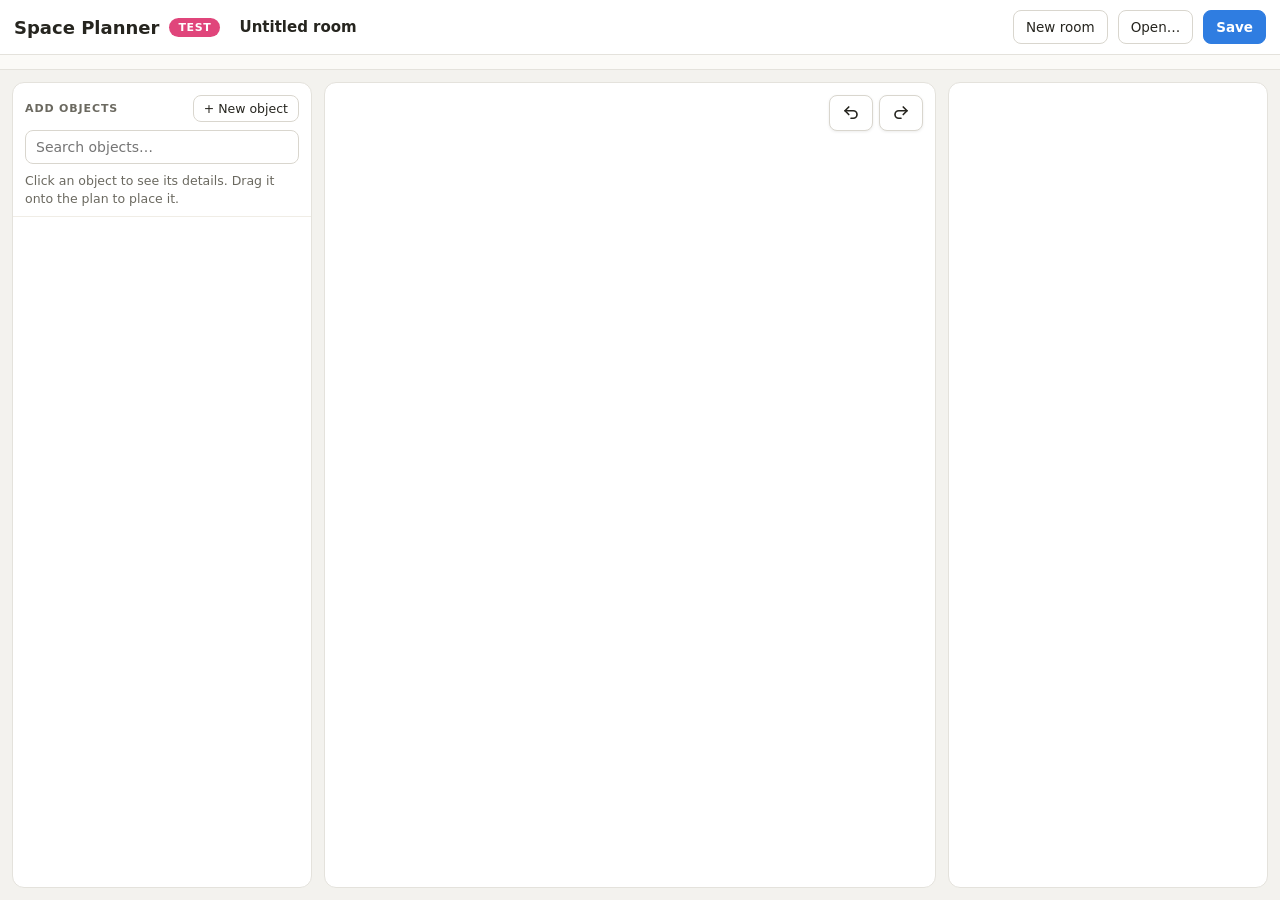
<file: planner/template.html>
<!doctype html>
<html lang="en">
<head>
<meta charset="utf-8">
<meta name="viewport" content="width=device-width,initial-scale=1,maximum-scale=1,user-scalable=no,viewport-fit=cover">
<title>Space Planner</title>
<style>
:root{--accent:#2f7de1;--bad:#d6453d;--muted:#77736b;--line:#e4e2dc;--paper:#fbfaf7;--ink:#26251f;color-scheme:light}
*{box-sizing:border-box}
html,body{margin:0;height:100%;font-family:Inter,system-ui,-apple-system,"Segoe UI",sans-serif;color:var(--ink);background:#f3f2ee}
button{font:inherit;cursor:pointer}
.app{display:grid;grid-template-rows:auto auto 1fr;height:100%}
.strip{display:flex;align-items:center;gap:8px 14px;flex-wrap:wrap;padding:7px 14px;background:#fbfaf7;border-bottom:1px solid var(--line);font-size:13.5px;color:var(--ink)}
.strip .slab{font-size:11px;font-weight:700;letter-spacing:.08em;text-transform:uppercase;color:#6b6960}.strip .mu{color:#77736b}.strip b{font-weight:700;white-space:nowrap}
.strip .ssep{width:1px;height:22px;background:#e4e2dc}.strip .sdim{display:flex;align-items:center;gap:6px}
.strip .sdim input{font:inherit;font-size:14px;width:58px;padding:5px 6px;border:1px solid #d9d6ce;border-radius:8px;text-align:center;background:#fff;color:var(--ink)}
.strip .sw{margin:0;white-space:nowrap}.strip #r-w,.strip #r-d,.strip #r-h{font:inherit;font-size:14px;padding:5px 6px;border:1px solid #d9d6ce;border-radius:8px;background:#fff;color:var(--ink);min-width:62px}.strip .sbad{font-size:12.5px;font-weight:600;color:#b42336;background:#fdecea;border-radius:999px;padding:3px 9px;white-space:nowrap}
.rq .bad{color:#b42336;font-weight:600}.rq .good{color:#2b7a4b;font-weight:600}
.top{display:flex;align-items:center;gap:10px;flex-wrap:wrap;padding:10px 14px;background:#fff;border-bottom:1px solid var(--line)}
.top h1{margin:0;font-size:18px;font-weight:700;white-space:nowrap}
.tag{font-size:11px;font-weight:800;letter-spacing:.06em;color:#fff;background:#e0457b;border-radius:999px;padding:3px 9px}
#rname{font:inherit;font-size:15px;font-weight:600;border:1px solid transparent;border-radius:8px;padding:6px 8px;min-width:120px;max-width:260px;background:transparent;color:var(--ink)}
#rname:hover,#rname:focus{border-color:var(--line);background:#fff}
.grow{flex:1}
.btn{font-size:13.5px;padding:8px 12px;border-radius:8px;border:1px solid #d9d6ce;background:#fff;color:var(--ink);white-space:nowrap}
.btn:hover{background:#f5f4f0}.btn.pri{background:var(--accent);border-color:var(--accent);color:#fff;font-weight:600}.btn.pri:hover{background:#2569c4}
.btn.red{color:#b42336;border-color:#e3b4bb}.btn:disabled{opacity:.5;cursor:default}
.who{font-size:12.5px;color:var(--muted);white-space:nowrap}.who a{color:var(--accent)}
.main{display:grid;grid-template-columns:300px 1fr 320px;gap:12px;padding:12px;min-height:0}
.pane{background:#fff;border:1px solid var(--line);border-radius:12px;min-height:0;display:flex;flex-direction:column;overflow:hidden}
.pane .hd{padding:12px 12px 8px;display:flex;flex-direction:column;gap:8px;border-bottom:1px solid #f0ede6}
.pane .bd{padding:10px 12px;overflow:auto;min-height:0;flex:1;display:flex;flex-direction:column;gap:10px}
.lab{font-size:11px;font-weight:700;letter-spacing:.08em;color:#6b6960;text-transform:uppercase}
#q{font:inherit;font-size:14px;padding:8px 10px;border:1px solid #d9d6ce;border-radius:8px;background:#fff;color:var(--ink);width:100%}
.ur{position:absolute;top:12px;right:12px;display:flex;gap:6px;z-index:2}.ur .btn{display:inline-flex;align-items:center;gap:5px;background:#fff;box-shadow:0 1px 3px rgba(0,0,0,.08)}.ur .btn:disabled{opacity:.4;cursor:default}
.stage{position:relative;background:#fff;border:1px solid var(--line);border-radius:12px;min-height:0;overflow:hidden}
html,body{touch-action:pan-x pan-y}
*{touch-action:manipulation}
#sv{width:100%;height:100%;display:block;touch-action:none;user-select:none}
.hint{position:absolute;left:12px;top:14px;background:#26251f;color:#fff;font-size:12.5px;padding:7px 13px;border-radius:14px;line-height:1.35;pointer-events:none;max-width:calc(100% - 210px)}
.card{border:1px solid var(--line);border-radius:12px;padding:12px;display:flex;flex-direction:column;gap:8px}
.big{font-size:24px;font-weight:700}
.muted{font-size:12.5px;color:#6b6960;line-height:1.45;margin:0}
.dims{display:grid;grid-template-columns:1fr auto 1fr auto;gap:6px;align-items:center}
.dims input{font:inherit;font-size:15px;width:100%;padding:7px 8px;border:1px solid #d9d6ce;border-radius:8px;text-align:center;color:var(--ink);background:#fff}
.sw{display:flex;align-items:center;gap:10px;font-size:14px;cursor:pointer}
.sw input{appearance:none;width:38px;height:22px;border-radius:11px;background:#d4d0c7;position:relative;margin:0;cursor:pointer;transition:background .15s;flex:0 0 38px}
.sw input::after{content:"";position:absolute;left:3px;top:3px;width:16px;height:16px;border-radius:50%;background:#fff;box-shadow:0 1px 2px rgba(0,0,0,.25);transition:left .15s}
.sw input:checked{background:var(--accent)}.sw input:checked::after{left:19px}
.req{display:flex;flex-direction:column;gap:2px}
.rq{display:grid;grid-template-columns:20px 1fr;gap:2px 8px;padding:7px 0;border-bottom:1px solid #f0ede6;font-size:13.5px}
.rq:last-child{border-bottom:0}.rq svg{margin-top:1px}.rq b{font-weight:600}
.unp{border-bottom:1px solid #f0ede6;user-select:none;-webkit-user-select:none}.unp summary{display:flex;align-items:flex-start;gap:8px;padding:7px 0;font-size:13.5px;cursor:pointer;list-style:none}.unp summary::-webkit-details-marker{display:none}
.unp .ui{flex:0 0 20px;display:flex}.unp .ut{flex:1;min-width:0}.unp .ut b{font-weight:600}.unp .bad{color:#b42336;font-weight:600}.unp .chev{flex:0 0 14px;margin-top:3px;transition:transform .15s}.unp[open] .chev{transform:rotate(180deg)}
.ul{display:flex;flex-direction:column;gap:2px;padding:0 0 9px 28px}
.uli{display:flex;align-items:baseline;gap:6px;border:0;background:none;padding:2px 0;font:inherit;font-size:12.5px;color:#4a4740;text-align:left;cursor:pointer;min-width:0}.uli:hover .un{color:#1d4f91}
.uli .un{flex:0 1 auto;min-width:0;overflow:hidden;text-overflow:ellipsis;white-space:nowrap}.uli .ux{flex:0 0 auto;color:#6b6960;font-weight:600}.uli small{flex:0 0 auto;margin-left:auto;padding-left:8px;color:#8a867c;font-size:11.5px;white-space:nowrap}
.ulink{align-self:flex-start;border:0;background:none;padding:4px 0 0;font:inherit;font-size:12.5px;font-weight:600;color:#1d4f91;cursor:pointer}.rq small{grid-column:2;color:#6b6960;font-size:12px;line-height:1.4}
.ol{display:flex;flex-direction:column;gap:2px}
.oi{display:flex;align-items:center;gap:8px;padding:6px 8px;border-radius:8px;border:1px solid transparent;font-size:13.5px;background:transparent;text-align:left;width:100%;color:var(--ink)}
.oi:hover{background:#f5f4f0}.oi.on{border-color:var(--accent);background:#eaf1fd;color:#1d4f91}
.oi .nm{flex:1;min-width:0;overflow:hidden;text-overflow:ellipsis;white-space:nowrap}.oi .sz{font-size:12px;color:#6b6960}
.pin{font-size:11px;font-weight:700;color:#8a4a0e;background:#fcefe2;border-radius:999px;padding:2px 7px}
.irow{display:flex;justify-content:space-between;gap:12px;padding:6px 0;border-bottom:1px solid #f0ede6;font-size:13.5px}.irow span{color:var(--muted)}.irow b{font-weight:600;text-align:right}
.warn{font-size:12.5px;color:#7a3d0b;background:#fdf1e7;border:1px solid #f0cfae;border-radius:8px;padding:8px 10px;line-height:1.45}
.err{font-size:13px;color:#9b2c2c;background:#fdecec;border-radius:8px;padding:9px 10px;line-height:1.45;display:flex;flex-direction:column;gap:8px;align-items:flex-start}
.row{display:flex;gap:8px;flex-wrap:wrap}
.toast{position:fixed;left:50%;bottom:22px;transform:translateX(-50%) translateY(20px);background:#26251f;color:#fff;font-size:13.5px;padding:10px 16px;border-radius:10px;opacity:0;transition:all .2s;pointer-events:none;z-index:60;max-width:90vw}
.toast.on{opacity:1;transform:translateX(-50%) translateY(0)}
g.obj{transition:transform .38s cubic-bezier(.3,.9,.3,1)}g.obj.drag{transition:none}g.obj.pop{animation:spop .35s ease-out}@keyframes spop{0%{opacity:.15}100%{opacity:1}}
.lgrid{grid-template-columns:repeat(2,minmax(0,1fr))!important}
.lcard.mine::after{content:"Mine";position:absolute;top:6px;right:6px;font-size:10px;font-weight:700;color:#1d4f91;background:#eaf1fd;border-radius:999px;padding:1px 6px}
.lcard .lbdg .lmeta{background:none;padding:0;font-size:11px;font-weight:600;color:#57534b;letter-spacing:-.1px;white-space:nowrap}.lcard .lbdg .lmeta i{font-style:normal;color:#8a6200;margin-left:5px}.lcard .lbdg .lmeta b{font-weight:inherit}.lcard .lbdg.t1 .lmeta b{display:none}.lcard .lbdg.t1 .lmeta i{margin-left:3px}.lcard .lbdg.t2 .lmeta{font-size:10px;letter-spacing:-.3px}.lcard .lbdg.t3 .lmeta i{display:none}.lcard .lbdg.t3 .lmeta::after{content:'⚡';color:#8a6200;margin-left:3px}.lcard .lbdg.t3 .lmeta:not(:has(i))::after{content:none}
#g-obj g.obj.flow{opacity:.78}
.fnote{font-size:12.5px;color:#3a3936;background:#eef4fe;border:1px solid #c9dbf7;border-radius:10px;padding:8px 10px;margin:8px 0;line-height:1.4}.fnote .amb{display:block;margin-top:6px;color:#8a5a00;background:#fff3d6;border-radius:6px;padding:5px 7px}
.lcard .lft{display:flex;align-items:stretch;margin:5px -8px -7px;border-top:1px solid #eeebe4;min-height:34px}.lcard .lft .lbdg{flex:1;min-width:0;margin:0;padding:0 0 0 7px;align-self:center;flex-wrap:wrap;height:20px;align-items:center;overflow:hidden}
.ledit{flex:0 0 40px;border:0;border-left:1px solid #eeebe4;background:none;color:#5f5b52;display:flex;align-items:center;justify-content:center;padding:0;cursor:pointer;border-radius:0}.ledit:hover,.ledit:active{background:#eef4fe;color:#1d4f91}
.lcard.pick,.lcard.sel.pick{border-color:#2f7de1;box-shadow:0 0 0 2px #2f7de1,0 4px 12px rgba(47,111,237,.18);background:#f6f9ff}
.led2{margin-left:8px;font-size:10px;font-weight:700;color:#8a5a00;background:#fff3d6;border:1px solid #f0d28a;border-radius:999px;padding:1px 7px;letter-spacing:0;text-transform:none;vertical-align:1px}.led2.mine{color:#1d4f91;background:#eaf1fd;border-color:#c9dbf7}.lv .lvh{margin:2px 0 8px}.hero.pw svg{width:72px;height:72px}
.lcard{position:relative;-webkit-touch-callout:none;user-select:none;-webkit-user-select:none}.lcard.lifting{opacity:.45}
.hd[hidden]{display:none!important}
.lart.pw,.lart.pw svg{width:44px!important;height:44px!important;flex:0 0 44px}
#pwhd .pwa{display:grid;grid-template-columns:1fr 1fr 1fr;gap:6px;margin:8px 0 6px}
#pwhd .pwa button{position:relative;display:flex;flex-direction:column;align-items:center;gap:3px;padding:8px 4px;border-radius:10px;border:1px solid #d9d6ce;background:#fff;font:inherit;font-size:12.5px;font-weight:600;color:#2b2a27;cursor:pointer}
#pwhd .pwa button.pri{background:#2f7de1;border-color:#2f7de1;color:#fff}#pwhd .pwa button.del{color:#c0392b}
#pwhd .pwa button[disabled]{opacity:.4;cursor:default}
#pwhd .pab{position:absolute;top:-6px;right:-6px;min-width:18px;height:18px;border-radius:9px;background:#d6453d;color:#fff;font-style:normal;font-size:11px;line-height:18px;padding:0 4px;box-sizing:border-box}
#pwhd .pgp{font-size:12.5px;margin:0 0 4px}#pwhd .muted{margin:2px 0 0}
.led{position:absolute;top:6px;right:6px;z-index:2;display:inline-flex;align-items:center;gap:3px;font-size:10px;font-weight:700;color:#8a5a00;background:#fff3d6;border:1px solid #f0d28a;border-radius:999px;padding:1px 6px 1px 5px;pointer-events:none}
.ldchip{position:fixed;left:0;top:0;z-index:60;pointer-events:none;display:flex;align-items:center;gap:8px;background:#fff;border:1px solid #d9d6ce;border-radius:12px;padding:6px 10px 6px 6px;box-shadow:0 8px 24px rgba(0,0,0,.16);font-size:13px;font-weight:600;color:#26251f;max-width:220px;transition:opacity .12s}
.ldchip .lart{width:40px;height:40px;flex:0 0 40px}.ldchip span{overflow:hidden;text-overflow:ellipsis;white-space:nowrap}.ldchip.over{opacity:.0}
body.ldragging,body.ldragging *{cursor:grabbing!important}
dialog{border:0;border-radius:14px;padding:0;box-shadow:0 20px 60px rgba(0,0,0,.25);max-width:min(720px,96vw);width:100%;max-height:calc(100dvh - 24px);overflow-x:hidden;color:var(--ink)}
dialog::backdrop{background:rgba(30,28,24,.35)}
.dlg{padding:18px;display:flex;flex-direction:column;gap:12px}.dlg h2{margin:0;font-size:18px}
.fg{display:grid;grid-template-columns:repeat(4,minmax(0,1fr));gap:10px 12px}.fg .s2{grid-column:span 2}.fg .s4{grid-column:1/-1}.fg>.muted{margin:4px 0 -4px}
.cks{display:flex;flex-wrap:wrap;gap:8px 20px;padding:2px 0}
@media (max-width:640px){.fg{grid-template-columns:repeat(2,minmax(0,1fr))}.fg .s2{grid-column:1/-1}}
.fl{display:flex;flex-direction:column;gap:4px;font-size:12.5px;color:#6b6960}
.fl input,.fl select,.fl textarea{width:100%;min-width:0;box-sizing:border-box;font:inherit;font-size:14px;color:var(--ink);padding:8px 9px;border:1px solid #d9d6ce;border-radius:8px;background:#fff}
.fl textarea{min-height:44px;resize:vertical}
.ck{display:flex;align-items:center;gap:8px;font-size:14px;color:var(--ink)}.ck input{width:17px;height:17px;margin:0}
.spl{display:flex;flex-direction:column;gap:4px;max-height:50vh;overflow:auto}
.spl button{display:flex;justify-content:space-between;gap:10px;text-align:left;padding:10px;border:1px solid var(--line);border-radius:8px;background:#fff;font-size:14px}
.spl button:hover{background:#f5f4f0}.spl small{color:#6b6960}
@media (max-width:1100px){.main{grid-template-columns:250px 1fr 280px}}
/*LIBCSS*/
.pg{border-bottom:1px solid #f0ede6;user-select:none;-webkit-user-select:none}.sw2{display:inline-block;width:9px;height:9px;border-radius:2px;margin-right:6px;vertical-align:0}
g.obj.dim{opacity:.28}.pg summary{display:flex;align-items:center;gap:8px;padding:7px 0;font-size:13.5px;cursor:pointer;list-style:none}.pg summary::-webkit-details-marker{display:none}
.pg summary::before{content:"";width:6px;height:6px;border-right:2px solid #8a867c;border-bottom:2px solid #8a867c;transform:rotate(-45deg);transition:transform .15s;flex:0 0 6px;margin:0 2px}.pg[open] summary::before{transform:rotate(45deg)}
.pg summary span{flex:1;color:var(--muted)}.pg summary b{font-weight:600;text-align:right}
.pgl{display:flex;flex-direction:column;gap:6px;padding:0 0 8px 16px}.pc{display:flex;flex-direction:column;border-left:2px solid #e4e0d6;padding-left:8px}
.pch{display:flex;justify-content:space-between;gap:8px;border:0;background:none;padding:2px 0;font-size:12.5px;font-weight:700;color:var(--ink);text-align:left}.pch:hover{color:var(--accent)}.pch small{font-weight:500;color:var(--muted)}.pch small.bad{color:#b42336}
.pci{display:flex;align-items:center;gap:6px;border:0;background:none;padding:2px 0;font-size:12.5px;color:#4a4740;text-align:left}.pci:hover{color:var(--accent)}.pci.on{color:#1d4f91;font-weight:600}.pci .pcn{flex:1;min-width:0}.pci small{font-size:11.5px;color:#8a867c;font-weight:500;white-space:nowrap}
.pci i{width:7px;height:7px;border-radius:50%;flex:0 0 7px}.pci i.red{background:#d6453d}.pci i.amber{background:#e0a21f}.pce{font-size:12px;color:#8a867c;padding:2px 0}
.howto{border:1px solid var(--line);border-radius:12px;user-select:none;-webkit-user-select:none}.howto summary{display:flex;align-items:center;gap:8px;padding:9px 12px;font-size:13.5px;color:#3a3936;cursor:pointer;list-style:none}.howto summary::-webkit-details-marker{display:none}.howto summary span{flex:1}.howto .chev{transition:transform .15s}.howto[open] .chev{transform:rotate(180deg)}
.hkeys{display:grid;grid-template-columns:auto 1fr;gap:7px 10px;align-items:center;padding:2px 12px 12px;font-size:13px;color:#3a3936}.hk{display:flex;gap:4px}
.kb{display:inline-flex;align-items:center;justify-content:center;min-width:22px;height:22px;padding:0 6px;border:1px solid #d9d6ce;border-bottom-width:2px;border-radius:6px;background:#fff;font-size:11.5px;font-weight:600;color:#3a3936;white-space:nowrap}
.tip{display:flex;gap:8px;align-items:flex-start;font-size:12.5px;line-height:1.45;color:#5f5b52;background:#f5f4f0;border-radius:10px;padding:9px 11px}.tip svg{flex:0 0 16px;width:16px;height:16px;margin-top:1px}
.stage{container-type:inline-size}
.vbar{position:absolute;left:12px;top:12px;z-index:4;display:flex;align-items:center;gap:8px;user-select:none;-webkit-user-select:none}
.vseg{display:flex;background:#efede7;border:1px solid #dedad1;border-radius:10px;padding:3px;gap:2px;box-shadow:0 1px 3px rgba(0,0,0,.06)}.vsep{display:none}
@container (max-width:640px){.ur .lbl{display:none}}@container (max-width:560px){.vb .lbl{display:none}.vb{padding:7px 10px}}
.vb{display:flex;align-items:center;gap:6px;border:0;background:none;padding:7px 12px;border-radius:7px;font:inherit;font-size:13px;font-weight:600;color:#5f5b52;cursor:pointer;white-space:nowrap}.vb:hover{color:#26251f}
.vb.on{background:#fff;color:#1d4f91;box-shadow:0 1px 2px rgba(0,0,0,.12)}
#g-obj g.obj{transition:opacity .2s}#g-room{transition:filter .25s}.stage.ceil #g-room{filter:brightness(.86)}
#g-obj g.obj.ceil{display:none}#g-obj.v-pow:not(.v-ceil) g.obj{opacity:.45;filter:grayscale(1)}
#g-obj.v-ceil g.obj{opacity:.2;filter:grayscale(1);pointer-events:none}#g-obj.v-ceil g.obj.ceil{display:inline;opacity:1;filter:none;pointer-events:auto}
#g-obj.v-ceil.v-pow g.obj.ceil{opacity:.45;filter:grayscale(1)}
#g-obj.v-ceil:not(.v-lt) g.obj.lt{opacity:.3;filter:grayscale(.7);pointer-events:none}
#g-obj.v-lt g.obj.ceil:not(.lt){opacity:.3;filter:grayscale(1);pointer-events:none}
#g-zone .zone{cursor:move}#g-zone .zfx{cursor:grab}#g-zone .zoff{opacity:.3;pointer-events:none;filter:grayscale(.6)}
.zlib.pick{border-style:solid;border-color:#2f7de1;box-shadow:0 0 0 2px #2f7de1}
.zcardp .fl{margin-top:8px}.zcardp select{width:100%}.zin{position:relative;display:block}.zin input{width:100%;box-sizing:border-box;padding-right:30px}.zin i{position:absolute;right:10px;top:50%;transform:translateY(-50%);font-style:normal;color:#8a867c;font-size:13px}
.zlay{display:flex;gap:10px;margin-top:4px}.zlay>span{flex:1;display:flex;align-items:center;gap:4px;border:1px solid #d9d6ce;border-radius:10px;padding:4px;background:#fff}
.zlay b{flex:1;text-align:center;font-size:15px;color:#2b2a27}.zlay em{font-style:normal;font-size:11px;color:#8a867c;margin-left:2px}
.zst{width:32px;height:32px;border:1px solid #d9d6ce;border-radius:8px;background:#faf9f6;font-size:17px;line-height:1;color:#3a3936;cursor:pointer;padding:0}.zst:active{background:#eef4fe}
.lnk.red{color:#b3261e}
body.building #g-obj,body.building #g-zone,body.building #g-zoneh,body.building #g-pw,body.building #g-reach{opacity:.3;pointer-events:none!important}body.building #g-obj *{pointer-events:none!important}body.building #vbar{display:none}
#g-rooms .room{cursor:default}body.building #g-rooms .room{cursor:move}body.building #g-rooms .rdoor{cursor:grab}#g-rooms .rwall:hover{stroke:rgba(47,125,225,.28)}body:not(.building) #g-rooms{pointer-events:none}
.btool{display:flex;gap:12px;align-items:center;border:1px solid #d9d6ce;background:#fff;border-radius:12px;padding:12px;margin:0 0 10px;cursor:grab;touch-action:none;-webkit-user-select:none;user-select:none;color:#3a3936}.btool b{display:block;font-size:14px}.btool span{display:block;font-size:12px;color:#6b6960;line-height:1.35;margin-top:2px}.btool:hover{border-color:#a9c4f3}
.card .fl .sdim{display:flex;gap:6px;align-items:center;margin-top:4px}.card .fl .sdim select{flex:1}
.bgrid{display:grid;grid-template-columns:1fr 1fr;gap:10px}.card .fl input,.card .fl textarea{width:100%;box-sizing:border-box}
.rli{display:flex;align-items:center;gap:8px;width:100%;padding:8px 4px;border:0;border-bottom:1px solid #eeebe4;background:none;cursor:pointer;text-align:left;font:inherit}.rli i{width:10px;height:10px;border-radius:3px;flex:none}.rli span{flex:1;font-weight:600}.rli small{color:#8a867c}
.btot{display:grid;grid-template-columns:1fr 1fr;gap:8px;margin:6px 0 4px}.btot div{background:#f4f2ed;border-radius:9px;padding:7px 9px}.btot span{display:block;font-size:11.5px;color:#6b6960}.btot b{font-size:15px}
.rcard summary{display:flex;align-items:center;gap:8px;cursor:pointer;list-style:none}.rcard summary::-webkit-details-marker{display:none}.rcard summary i{width:10px;height:10px;border-radius:3px;flex:none}.rcard summary small{margin-left:auto;color:#8a867c}.rcard[open] summary{margin-bottom:8px}.rcard .warn{margin:6px 0}
.card .seg2{display:flex;border:1px solid #d9d6ce;border-radius:10px;overflow:hidden;background:#fff}.card .seg2 label{flex:1;display:flex;align-items:center;justify-content:center;padding:8px;font-size:13px;font-weight:600;color:#57534b;cursor:pointer;margin:0}.card .seg2 label+label{border-left:1px solid #d9d6ce}.card .seg2 label{position:relative}.card .seg2 input{position:absolute;opacity:0;pointer-events:none;width:1px!important;height:1px;left:0;top:0;margin:0}.card .seg2 label:has(input:checked){background:#e9f1fe;color:#1d4f91}
.dseg{max-width:none;margin:4px 0 0}
.zk{display:flex;gap:5px;margin:4px 0 4px}.zkb{flex:1;display:flex;flex-direction:column;align-items:center;gap:3px;padding:6px 2px;border:1px solid #d9d6ce;border-radius:9px;background:#fff;cursor:pointer;font-size:11px;color:#57534b;font-weight:600}.zkb i{width:20px;height:20px;border-radius:50%;border:1px solid rgba(0,0,0,.15)}.zkb.on{border-color:#2f7de1;box-shadow:0 0 0 2px #2f7de1;color:#1d4f91}
.cpw{padding:4px 2px}.cpw>b{font-size:15px}.cpt{display:flex;justify-content:space-between;padding:8px 0;border-bottom:1px solid #e8e5de;margin-top:6px;font-weight:600}.cpr{display:flex;justify-content:space-between;gap:10px;padding:8px 0;border-bottom:1px solid #eeebe4;font-size:13px}.cpr em{display:block;font-style:normal;font-size:11.5px;color:#8a867c;margin-top:2px}.cpr b{white-space:nowrap}
.lgrp{font-size:11px;font-weight:700;letter-spacing:.08em;text-transform:uppercase;color:#8a867c;padding:12px 2px 4px}.lgrp.hot{color:#b07a00;display:flex;align-items:center;gap:6px}.lgrp.hot::before{content:"";width:10px;height:10px;border-radius:50%;background:#f2b33d;box-shadow:0 0 0 3px rgba(242,179,61,.25)}
.cnote{position:absolute;left:50%;bottom:14px;transform:translateX(-50%);z-index:3;background:#fff;border:1px solid #dedad1;border-radius:10px;padding:7px 12px;font-size:12.5px;color:#5f5b52;box-shadow:0 1px 3px rgba(0,0,0,.08);max-width:min(460px,calc(100% - 40px));text-align:center}
.card.sel .hero{background:#f5f4f0;border-radius:12px;height:120px;display:flex;align-items:center;justify-content:center;padding:10px}.card.sel .hero svg{height:100%;width:auto;max-width:100%}
.card.sel .snm{font-size:15px;line-height:1.3}
.sbtns{display:flex;gap:6px}.sgrp{display:flex;flex:1;border:1px solid #d9d6ce;border-radius:9px;overflow:hidden}.sgrp .sb{border:0;border-radius:0;flex:1}.sgrp .sb+.sb{border-left:1px solid #e4e2dc}
.sb{flex:1;display:inline-flex;align-items:center;justify-content:center;gap:7px;height:38px;padding:0 10px;border:1px solid #d9d6ce;border-radius:9px;background:#fff;color:#3a3936;font:inherit;font-size:13.5px;font-weight:600;cursor:pointer;white-space:nowrap}.sb:hover{background:#f7f6f2}
.sb.red{color:#b42336;border-color:#f0c8c8}.sb.red:hover{background:#fdf1f1}
.spin{font-size:12.5px;color:#6b6960}.lnk{border:0;background:none;padding:0;font:inherit;color:#1d4f91;font-weight:600;cursor:pointer}
.srows{display:flex;flex-direction:column}.srw{display:flex;justify-content:space-between;align-items:center;gap:10px;padding:7px 0;border-bottom:1px solid #f0ede6;font-size:13px}.srw:last-child{border:0}.srw span{display:flex;align-items:center;gap:7px;color:#6b6960;white-space:nowrap}.srw b{font-weight:600;text-align:right}
.chip2{display:inline-flex;align-items:center;gap:7px;max-width:62%;border:1px solid #d9d6ce;border-radius:8px;padding:4px 8px 4px 10px;background:#fff;box-shadow:0 1px 2px rgba(0,0,0,.04);font:inherit;font-size:13px;font-weight:600;color:#2b2a27;text-align:right;cursor:pointer}
.chip2:hover{border-color:#2f7de1;background:#f7faff}.chip2:hover .chpen{color:#2f7de1}
.chip2 .chpen{color:#8a867c;flex:none}
.etag{font-style:normal;font-size:10px;font-weight:700;color:#8a5a00;background:#fff3d6;border:1px solid #f0d28a;border-radius:999px;padding:0 6px;margin-left:2px}
.dlg.sm{max-width:380px}
/* object editor: one card per kind of setting */
dialog.wide{max-width:min(880px,96vw)}
.oed{gap:11px}
.oed .g2{display:grid;grid-template-columns:repeat(2,minmax(0,1fr));gap:8px 10px}
.oed .g1{display:grid;gap:8px}
.oed .cols{display:grid;grid-template-columns:1fr 1fr;gap:12px}
.oed .col{display:flex;flex-direction:column;gap:12px;min-width:0}
.oed .cd{border:1px solid #e8e5de;border-radius:12px;padding:12px;display:flex;flex-direction:column;gap:10px;background:#fcfbf9;margin:0}
.oed .cd h3{margin:0;display:flex;align-items:center;gap:7px;font-size:13px;font-weight:700;color:#2b2a27}
.oed .cd h3 svg{color:#fff;background:var(--hc);border-radius:7px;padding:4px;width:22px;height:22px;box-sizing:border-box;flex:none}
.oed .cd h3 .tg{margin-left:auto}
.oed .uin{position:relative;display:block}
.oed .uin input{padding-right:30px}
.oed .uin::after{content:attr(data-u);position:absolute;right:10px;top:50%;transform:translateY(-50%);font-size:13px;color:#8a867c;pointer-events:none}
.oed .tgs{display:flex;flex-wrap:wrap;gap:6px}
.oed .tg{position:relative;display:inline-flex;cursor:pointer;-webkit-user-select:none;user-select:none}
.oed .tg input{position:absolute;opacity:0;width:1px;height:1px;pointer-events:none}
.oed .tg span{font-size:13px;font-weight:500;padding:6px 11px;border-radius:999px;border:1px solid #d9d6ce;background:#fff;color:#3a3936;white-space:nowrap}
.oed .tg.sm span{font-size:12px;padding:3px 9px;font-weight:600;color:#6b6960}
.oed .tg input:checked+span{background:#eaf1fd;border-color:#9cc0f3;color:#1d4f91;font-weight:600}
.oed .tg input:checked+span::before{content:"✓ "}
.oed .tg input:focus-visible+span{outline:2px solid #2f7de1;outline-offset:2px}
.oed .tg.off{opacity:.45;pointer-events:none}
.oed .hnt{font-size:12px;color:#8a867c;margin:-4px 0 0;line-height:1.4}
.oed textarea{flex:1;min-height:60px;resize:none;font:inherit;font-size:14px;padding:8px 9px;border:1px solid #d9d6ce;border-radius:8px;background:#fff;color:var(--ink);box-sizing:border-box;width:100%}
.oed .cbox{display:grid;grid-template-columns:64px 1fr 64px;gap:6px;align-items:center;justify-items:center;margin:auto 0}
.oed .cf{grid-column:2;grid-row:3}.oed .cl{grid-column:1;grid-row:2}.oed .cobj{grid-column:2;grid-row:2}.oed .cr{grid-column:3;grid-row:2}.oed .cb{grid-column:2;grid-row:1}
.oed .cbox input{width:56px;box-sizing:border-box;text-align:center;font:inherit;font-size:14px;font-weight:600;padding:6px;border:1px solid #d9d6ce;border-radius:8px;background:#fff;color:var(--ink)}
.oed .cbox em{display:block;font-style:normal;font-size:11px;color:#8a867c;text-align:center;margin-top:2px}
.oed .cbox em .kmn{display:block;font-size:10.5px;font-weight:700;color:#a8590d;white-space:nowrap}
.oed .cbox input[data-min]{border-color:#e9b97a}
.oed .cbox input.kbump{animation:kbump .9s}
@keyframes kbump{0%,40%{background:#fde7c7;border-color:#d97706}100%{background:#fff}}
.kmnote{display:flex;gap:8px;align-items:flex-start;margin-top:10px;padding:8px 10px;border-radius:9px;background:#fdf4e7;border:1px solid #f1d6ad;color:#7a4a10}
.kmnote svg{flex:none;margin-top:1px;color:#b45309}
.kmnote b{display:block;font-size:12.5px}
.kmnote small{display:block;font-size:11.5px;line-height:1.35;margin-top:3px;color:#7a5a30}
.kmnote small i{font-style:normal;color:#a08664}
.kmnote.kflash{animation:kflash .9s}
@keyframes kflash{0%,40%{background:#fbd9a5}100%{background:#fdf4e7}}
.stag{font-style:normal;font-size:10.5px;font-weight:700;color:#a8590d;background:#fdf0dc;border-radius:5px;padding:1px 5px;margin-left:6px;vertical-align:1px}
.oed .cobj{width:100%;min-height:60px;box-sizing:border-box;border:2px solid #3a3936;border-radius:6px;background:#f5f4f0;outline:2px dashed #9cc0f3;outline-offset:6px;display:flex;flex-direction:column;align-items:center;justify-content:center;padding:6px;font-size:12px;font-weight:600;color:#3a3936;text-align:center;overflow:hidden}
.oed .cobj i{font-style:normal;font-size:10px;color:#2f7de1;font-weight:700;margin-top:2px}
.oed .cobj span{overflow:hidden;text-overflow:ellipsis;white-space:nowrap;max-width:100%}
.oed .reachcd,.oed.isceil .clrcd{display:none}
.oed.isceil .reachcd{display:flex}
.oed .rch{display:grid;grid-template-columns:110px 1fr;gap:14px;align-items:center;margin:auto 0}
.oed .rdisk{width:110px;height:110px;border-radius:50%;border:2px dashed #9cc0f3;background:radial-gradient(circle,#fff6d6 0 18%,#eaf1fd 19% 100%);display:flex;align-items:center;justify-content:center}
.oed .rdisk i{width:22px;height:22px;border-radius:50%;background:#3a3936;border:3px solid #ffd666}
@media (max-width:720px){.oed .cols{grid-template-columns:1fr}}
dialog.it2{max-width:min(760px,96vw)}
dialog.rsd{max-width:min(700px,96vw)}.rsw{padding:16px 18px}.rsh{display:flex;justify-content:space-between;align-items:center;margin-bottom:10px}.rsh b{font-size:17px}.rsh .x{border:0;background:none;font-size:22px;cursor:pointer;color:#6b6960}
.rsg{display:grid;grid-template-columns:minmax(0,1.1fr) minmax(0,1fr);gap:16px;align-items:center}
.rsp{position:relative;height:270px}.rsbox{position:absolute;left:62px;right:62px;top:58px;bottom:58px;border:3px solid #3C3489;background:#EEEDFE;border-radius:5px;display:flex;align-items:center;justify-content:center}.rsbox b{font-size:19px;color:#3C3489}
.rsa{position:absolute;z-index:2;cursor:pointer;touch-action:none;-webkit-user-select:none;user-select:none;border-radius:50%;line-height:0}.rsa:active{transform:scale(.92)}.rsa.blk{opacity:.35}.rsa:focus-visible{outline:2px solid #2f7de1;outline-offset:2px}
.rsa.out.n{left:calc(50% - 22px);top:4px}.rsa.out.s{left:calc(50% - 22px);bottom:4px}.rsa.out.w{left:6px;top:calc(50% - 22px)}.rsa.out.e{right:6px;top:calc(50% - 22px)}
.rsa.in.n{left:calc(50% - 19px);top:70px}.rsa.in.s{left:calc(50% - 19px);bottom:70px}.rsa.in.w{left:74px;top:calc(50% - 19px)}.rsa.in.e{right:74px;top:calc(50% - 19px)}
.rsf{position:absolute;font-size:12px;color:#8a867c;white-space:nowrap}.rsf.n{left:calc(50% + 30px);top:16px}.rsf.s{left:calc(50% + 30px);bottom:16px}.rsf.w{left:2px;top:calc(50% + 28px)}.rsf.e{right:2px;top:calc(50% + 28px)}
.rsplan{width:100%;height:auto;max-height:230px}
.rsrow{display:flex;align-items:flex-end;gap:10px;border-top:1px solid #eeebe4;margin-top:12px;padding-top:12px;flex-wrap:wrap}.rsrow label{display:flex;flex-direction:column;gap:4px;font-size:13px;color:#57534b;flex:1;min-width:84px}.rsrow .rsa2{flex:1.4}
.rsrow .sdim{display:flex;align-items:center;gap:6px}.rsrow input{width:100%;box-sizing:border-box}.rsrow i{font-style:normal;color:#8a867c;font-size:13px}.rsrow em{font-style:normal;color:#8a867c;font-size:11.5px;margin-left:4px}.rsx{color:#8a867c;padding-bottom:9px}
.rsnote{margin-top:10px;min-height:20px;font-size:13px;color:#6b6960}.rsnote.on{background:#fff3d6;color:#8a5a00;border-radius:8px;padding:7px 10px}
.rsbtns{display:flex;justify-content:flex-end;gap:8px;margin-top:12px}.rsbtns .sb,.rsrow .sb{width:auto;flex:none;padding:9px 18px;margin:0}.rsrow input{padding:8px 10px;border:1px solid #d9d6ce;border-radius:9px;font:inherit;font-size:15px;background:#fff;color:#2b2a27}.rsrow input:focus{outline:2px solid #2f7de1;outline-offset:-1px;border-color:transparent}.rsrow i{white-space:nowrap}.rsrow .lt{display:flex;align-items:baseline;gap:2px}.rsbtns .pri{background:#2f7de1;border-color:#2f7de1;color:#fff}.rsbtn{width:100%;margin:6px 0 2px}
.rcard2 .rnm{display:flex;align-items:center;gap:8px}.rcard2 .rnm i{width:14px;height:14px;border-radius:4px;flex:none}.rcard2 .rnm input{flex:1;font:inherit;font-size:16px;font-weight:700;padding:7px 10px;border:1px solid #e4e1d9;border-radius:9px;min-width:0}
.rcd{background:#faf9f6;border:1px solid #eeebe4;border-radius:11px;padding:9px 10px;margin-top:9px}.rcd h4{display:flex;align-items:center;gap:7px;margin:0 0 7px;font-size:13.5px}.rcd h4 span:last-child:not(.rci){margin-left:auto;font-weight:500;color:#8a867c;font-size:12.5px}
.rci{width:22px;height:22px;border-radius:6px;display:inline-flex;align-items:center;justify-content:center;flex:none}
.rsz{display:flex;align-items:center;gap:10px}.rsz b{display:block;font-size:17px;margin-bottom:6px}.rsz .sb{display:inline-flex;align-items:center;gap:6px;padding:7px 14px;width:auto;margin:0}
.rstp{display:flex;align-items:center;border:1px solid #d9d6ce;border-radius:10px;overflow:hidden;background:#fff}.rstp .sb{width:44px;height:38px;border:0;border-radius:0;margin:0;font-size:19px;padding:0}.rstp b{flex:1;text-align:center;font-size:16px}.rcd .muted{margin:6px 0 0}
.rdr{display:flex;justify-content:space-between;align-items:center;width:100%;padding:7px 2px;border:0;border-top:1px solid #eeebe4;background:none;font:inherit;text-align:left;cursor:pointer}.rcd h4+.rdr{border-top:0}.rdr b{font-size:13px}.rdr span{font-size:12px;color:#8a867c}.rdr.sh{cursor:default}
.rhg{position:relative}.rhg svg{display:block;width:100%;height:auto;touch-action:none;outline:none}.rhg svg:focus-visible{outline:2px solid #2f7de1;border-radius:6px}
.rhv{position:absolute;right:0;display:flex;align-items:center;gap:3px;background:#fff;border:1px solid #d9d6ce;border-radius:8px;padding:2px 7px;box-shadow:0 1px 3px rgba(0,0,0,.06)}.rhv select{border:0;font:inherit;font-weight:700;font-size:15px;padding:4px 2px;background:none;cursor:pointer;color:#2b2a27;width:auto;min-width:0}.rhv i{font-style:normal;color:#8a867c;font-size:12.5px}
.rcd textarea{width:100%;box-sizing:border-box;font:inherit;border:1px solid #e4e1d9;border-radius:9px;padding:7px 9px;resize:vertical}
.rdel{display:block;margin:12px auto 2px;border:0;background:none;font:inherit;font-weight:600;cursor:pointer}
.oed .ph{display:flex;gap:10px;align-items:flex-start}
.oed .ph>svg{color:#fff;background:var(--hc);border-radius:9px;padding:6px;width:34px;height:34px;box-sizing:border-box;flex:none}
.oed .ph h2{margin:0;font-size:17px}.oed .ph p{margin:2px 0 0;font-size:12.5px;color:#6b6960;line-height:1.4}
.oed .cd h3 .etag{margin-left:4px}
.oed .plc{flex-direction:row;align-items:center;gap:14px;margin:10px 0;padding:6px 8px 6px 12px}.oed .plc h3{flex:none}
.oed .seg2{display:flex;flex:1;max-width:460px;margin-left:auto;border:1px solid #d9d6ce;border-radius:10px;overflow:hidden;background:#fff}
.oed .seg2 label{flex:1;display:flex;align-items:center;justify-content:center;gap:7px;padding:7px 10px;min-height:20px;font-size:13px;font-weight:600;color:#57534b;cursor:pointer;margin:0}
.oed .seg2 label+label{border-left:1px solid #d9d6ce}.oed .seg2 label svg{width:18px;height:18px;flex:none}
.oed .seg2 input{position:absolute;opacity:0;pointer-events:none}.oed .seg2 label:has(input:checked){background:#e9f1fe;color:#1d4f91}
.oed .seg2 label:has(input:focus-visible){outline:2px solid #2f7de1;outline-offset:-2px}
.oed .pdseg{max-width:none;margin:4px 0 0}.oed .pdseg label{font-size:12.5px;padding:7px 8px}.oed .pdseg label svg{width:16px;height:16px}.oed .seg2.off{opacity:.45;pointer-events:none}.oed .seg2.lock{pointer-events:none}.oed .seg2.lock label:not(:has(input:checked)){opacity:.4}
@media (max-height:780px){.oed .cd{padding:10px 12px;gap:8px}.oed .plc{margin:8px 0}.oed h2{margin-bottom:2px}.oed .cols,.oed .col{gap:10px}.oed .cbox{gap:4px}.oed .cobj{min-height:52px}}
.oed .btn[disabled]{opacity:.45;cursor:default}
/* selected card: size + clearance in one tappable box */
.fbox{display:flex;align-items:stretch;width:100%;border:1px solid #d9d6ce;border-radius:10px;background:#fff;box-shadow:0 1px 2px rgba(0,0,0,.04);font:inherit;padding:0;cursor:pointer;text-align:left;margin:2px 0 4px;overflow:hidden;color:inherit}
.fbox:hover{border-color:#2f7de1}.fbox:hover .pe{color:#2f7de1;background:#f3f7fe}
.fbox .ln{flex:1;display:flex;flex-direction:column;min-width:0}
.fbox .rw{display:flex;flex-wrap:wrap;justify-content:space-between;align-items:center;gap:2px 8px;padding:8px 10px;font-size:13px}
.fbox .rw+.rw{border-top:1px solid #f0ede6}
.fbox .rw>span{color:#6b6960;display:flex;align-items:center;gap:7px;white-space:nowrap}
.fbox .rw b{font-weight:600;color:#2b2a27;text-align:right;margin-left:auto;white-space:nowrap}
.fbox .pe{display:flex;align-items:center;justify-content:center;width:38px;flex:none;border-left:1px solid #f0ede6;color:#8a867c;background:#fafaf8}.fg.two{grid-template-columns:1fr 1fr}
.explore{display:none}body.exploring .main{display:none}body.exploring .explore{display:block;position:relative;margin:12px;border-radius:14px;overflow:hidden;background:#141416;min-height:0}
.explore canvas{display:block;width:100%;height:100%;touch-action:none;cursor:crosshair}
.exhud{position:absolute;left:50%;bottom:14px;transform:translateX(-50%);background:rgba(20,20,22,.7);color:#eee;font-size:12.5px;padding:7px 12px;border-radius:999px;pointer-events:none;white-space:nowrap;max-width:calc(100% - 24px);overflow:hidden;text-overflow:ellipsis}
.exnote{position:absolute;left:50%;top:14px;transform:translateX(-50%);background:rgba(255,244,220,.92);color:#5a4400;font-size:12.5px;padding:7px 12px;border-radius:10px;pointer-events:none;max-width:min(520px,calc(100% - 24px));text-align:center}
.exload{position:absolute;inset:0;display:flex;align-items:center;justify-content:center;color:#ccc;font-size:14px}
.exjoy{display:none;position:absolute;left:28px;bottom:56px;width:110px;height:110px;border-radius:50%;background:rgba(255,255,255,.12);border:2px solid rgba(255,255,255,.35);pointer-events:none}body.touch .exjoy{display:block}
.exjoy i{position:absolute;left:50%;top:50%;width:46px;height:46px;margin:-23px 0 0 -23px;border-radius:50%;background:rgba(255,255,255,.75);transition:transform .05s}
.mseg2 .vb{padding:5px 10px}
.bar{height:8px;border-radius:4px;background:#ece9e2;overflow:hidden}.bar i{display:block;height:100%;border-radius:4px}
.kgrid{display:grid;grid-template-columns:repeat(4,1fr);gap:8px}.kgrid .muted{grid-column:1/-1;margin:2px 0 0}

/* floor surfaces */
#g-floor .floor.on{cursor:move}
.flib{display:flex;align-items:center;gap:12px;padding:12px;margin:0 0 12px;border:1.5px solid #e2ddd2;border-radius:12px;background:linear-gradient(180deg,#fffaf2,#fff);cursor:grab;touch-action:none;-webkit-user-select:none;user-select:none;transition:border-color .15s,box-shadow .15s,opacity .15s}
.flib:hover{border-color:#cdbf9f;box-shadow:0 2px 8px rgba(0,0,0,.06)}.flib:focus-visible{outline:2px solid #2f7de1;outline-offset:2px}
.flib.lifted{opacity:.55;border-style:dashed;border-color:#2f7de1}
.flib .flart{position:relative;flex:0 0 78px;height:66px}.flib .flart i{position:absolute;left:44px;top:22px}
.flib b{display:block;font-size:14px}.flib span{display:block;font-size:12px;color:#6b675f;margin-top:2px;line-height:1.35}
.flib em{display:flex;align-items:center;gap:5px;color:#2f7de1;font-weight:700;font-style:normal;margin-top:6px;font-size:12px}
.fltip{position:fixed;left:0;top:0;z-index:61;pointer-events:none;background:#1c1c1f;color:#fff;font-size:12.5px;font-weight:600;padding:6px 10px;border-radius:8px;white-space:nowrap}
.fmh{display:flex;align-items:center;gap:10px;margin:8px 0 10px}.fmh b{display:block;font-size:15px}.fmh span{font-size:12px;color:#8a867c}
.fmg{display:grid;grid-template-columns:repeat(3,minmax(0,1fr));gap:6px;margin-top:6px}
.fmb{display:flex;flex-direction:column;align-items:center;gap:3px;padding:4px;border:1.5px solid transparent;border-radius:9px;background:none;font:inherit;font-size:11px;font-weight:600;color:#2b2a27;cursor:pointer;min-width:0}
.fmb svg{width:100%;height:auto}.fmb:hover{border-color:#cfd9e8}.fmb.on{border-color:#2f7de1;background:#eef4fd}
.fon{font-size:12px;color:#6b675f;margin-top:8px}.fon b{color:#2b2a27}
body.building #g-floorh{display:none}

/* Summary tab */
body.summary .main{grid-template-columns:1fr 400px}body.summary .pane.lib,body.summary #vbar,body.summary .ur{display:none}
body.summary #g-obj{pointer-events:auto}body.summary #g-obj g.obj{cursor:pointer}
.sumtabs{position:absolute;left:12px;top:10px;display:flex;gap:2px;background:#fff;border:1px solid #e6e2da;border-radius:11px;padding:3px;z-index:3;box-shadow:0 1px 3px rgba(0,0,0,.05)}
.sumtabs button{border:0;background:none;font:inherit;font-size:13.5px;font-weight:600;color:#5c5a54;padding:7px 12px;border-radius:8px;display:flex;align-items:center;gap:6px}
.sumtabs button.on{background:#eef4fd;color:#1d4f91}.sumtabs button.soon{color:#b8b4aa;cursor:default}.sumtabs i{font-style:normal;font-size:10.5px;background:#f1efe9;color:#9a968c;padding:2px 6px;border-radius:6px}
.sumleg{position:absolute;left:14px;bottom:12px;display:flex;flex-wrap:wrap;gap:12px;font-size:12px;color:#6b6960;z-index:3;background:rgba(255,255,255,.9);padding:5px 9px;border-radius:8px}.sumleg i{display:inline-block;width:9px;height:9px;border-radius:50%;margin-right:5px}.sumleg .ro{color:#8a867c}
.sumtiles{display:grid;grid-template-columns:1fr 1fr;gap:8px}.sumtiles .tile{background:#f7f5f0;border-radius:11px;padding:11px 13px}.sumtiles .tile span{font-size:12px;color:#7a766d}.sumtiles .tile b{display:block;font-size:22px;margin-top:2px}.sumtiles .tile small{font-size:11.5px;color:#8a867c}.sumtiles .tile.hi{background:#eef4fd}.sumtiles .tile.hi b{color:#1d4f91}
.scirc{display:block;width:100%;text-align:left;font:inherit;background:#fff;border:1px solid #e6e2da;border-radius:11px;padding:9px 11px;margin-bottom:6px;cursor:pointer}.scirc:hover{border-color:#cfd9e8}.scirc.on{border-color:#2f7de1;background:#f3f7fd}
.sch{display:flex;align-items:center;gap:7px}.sch .v{font-size:11px;font-weight:700;padding:2px 7px;border-radius:6px}.sbr{font-size:12.5px;color:#6b6960}.sld{margin-left:auto;font-size:12px;white-space:nowrap}
.sld .bar{display:inline-block;width:64px;height:6px;border-radius:3px;background:#eee;overflow:hidden;vertical-align:middle;margin-right:5px}.sld .bar i{display:block;height:100%}
.swh{font-size:12.5px;color:#55524b;margin-top:3px;line-height:1.35}.schips{margin-top:6px}.schips .schp{display:inline-block;border:1px solid #e3dfd6;border-radius:7px;padding:3px 8px;font-size:12px;margin:2px 4px 2px 0;background:#fff}
.snote{display:flex;gap:9px;padding:9px 11px;border-radius:10px;font-size:12.5px;line-height:1.4;margin-top:7px}.snote.r{background:#fdeeee;color:#8b2a2a}.snote.y{background:#fff7e3;color:#6d5212}.snote.b{background:#eef4fd;color:#26466f}
.rnm .bnm{font-size:17px;padding:4px 0}

.rsum{font-size:12.5px;color:#55524b;margin:6px 0 8px;line-height:1.4}.rsum b{color:#22211e}
.rbar{display:flex;height:10px;border-radius:5px;overflow:hidden;background:#ece9e2;margin-bottom:10px}.rbar i{display:block}
.rtiles{display:grid;grid-template-columns:1fr 1fr;gap:8px}
.rtile{display:flex;flex-direction:column;align-items:flex-start;gap:2px;text-align:left;font:inherit;background:#fff;border:1px solid #e6e2da;border-radius:12px;padding:10px;cursor:pointer;min-width:0}.rtile:hover{border-color:#cfd9e8}
.rtile svg{margin-bottom:4px}.rtile b{font-size:14px}.rtile .ra{font-size:11.5px;color:#7a766d;line-height:1.3}
.rmeta{display:flex;flex-wrap:wrap;gap:3px 9px;font-size:12px;color:#55524b;margin-top:4px}.tic{display:inline-flex;align-items:center;gap:3px}.tic svg{margin:0;color:#8a867c}
.rtags{display:flex;flex-wrap:wrap;gap:4px;margin-top:6px}.ttag{font-size:11px;font-weight:600;padding:2px 7px;border-radius:6px}.ttag.red{background:#fdeeee;color:#b42336}.ttag.amb{background:#fff4d6;color:#8a6510}.ttag.ok{background:#e7f5ee;color:#1f7a4d}
.rtile.wide{grid-column:span 2;flex-direction:row;align-items:center;justify-content:space-between;cursor:default}.rtile.wide>div{display:flex;flex-direction:column;gap:2px}
.rtile.wide.wz{cursor:pointer}.sumlink{display:block;width:100%;text-align:center;color:#1d4f91;font:inherit;font-weight:600;font-size:13px;padding:11px;border:1px solid #d8e3f3;background:#f3f7fd;border-radius:11px;cursor:pointer;margin-top:10px}.sumlink:hover{background:#e9f1fc}
</style>
</head>
<body>
<div class="app">
 <div class="top">
  <h1>Space Planner</h1><span class="tag" id="tag">TEST</span>
  <input id="rname" value="Untitled room" aria-label="Room name" autocomplete="off">
  <span class="grow"></span>
  <span class="who" id="who"></span>
  <button class="btn" id="b-new">New room</button>
  <button class="btn" id="b-open">Open…</button>
  <button class="btn pri" id="b-save">Save</button>
 </div>
 <div class="strip" id="strip"></div>
 <div id="explore" class="explore"></div>
 <div class="main">
  <aside class="pane lib" aria-label="Objects">
   <div class="hd" id="pwhd" hidden></div>
   <div class="hd" id="libhd"><div class="row" style="align-items:center;justify-content:space-between"><span class="lab">Add objects</span><button class="btn" id="b-newobj" style="padding:5px 10px;font-size:12.5px">+ New object</button></div>
    <input id="q" type="search" placeholder="Search objects…" autocomplete="off"><p class="muted" id="libtip">Click an object to see its details. Drag it onto the plan to place it.</p></div>
   <div class="bd" id="lib"></div>
  </aside>
  <div class="stage"><svg id="sv" aria-label="Room plan"></svg><div class="vbar" id="vbar"></div><div class="ur"><button class="btn" id="b-undo" title="Undo (Ctrl+Z)" aria-label="Undo"><svg width="18" height="18" viewBox="0 0 24 24" fill="none" stroke="currentColor" stroke-width="2.2" stroke-linecap="round" stroke-linejoin="round" aria-hidden="true"><path d="M9 14 4 9l5-5"/><path d="M4 9h11a5 5 0 0 1 0 10h-3"/></svg><span class="lbl">Undo</span></button><button class="btn" id="b-redo" title="Redo (Ctrl+Shift+Z)" aria-label="Redo"><svg width="18" height="18" viewBox="0 0 24 24" fill="none" stroke="currentColor" stroke-width="2.2" stroke-linecap="round" stroke-linejoin="round" aria-hidden="true"><path d="m15 14 5-5-5-5"/><path d="M20 9H9a5 5 0 0 0 0 10h3"/></svg><span class="lbl">Redo</span></button></div></div>
  <aside class="pane" aria-label="Room details"><div class="bd" id="side"></div></aside>
 </div>
</div>
<div class="toast" id="toast" role="status"></div>
<dialog id="d-obj"></dialog>
<dialog id="d-it"></dialog>
<dialog id="d-open"></dialog>
<script>
/*CATALOG*/
/*ICONS*/
/*PLANNER*/
</script>
</body>
</html>
</file>
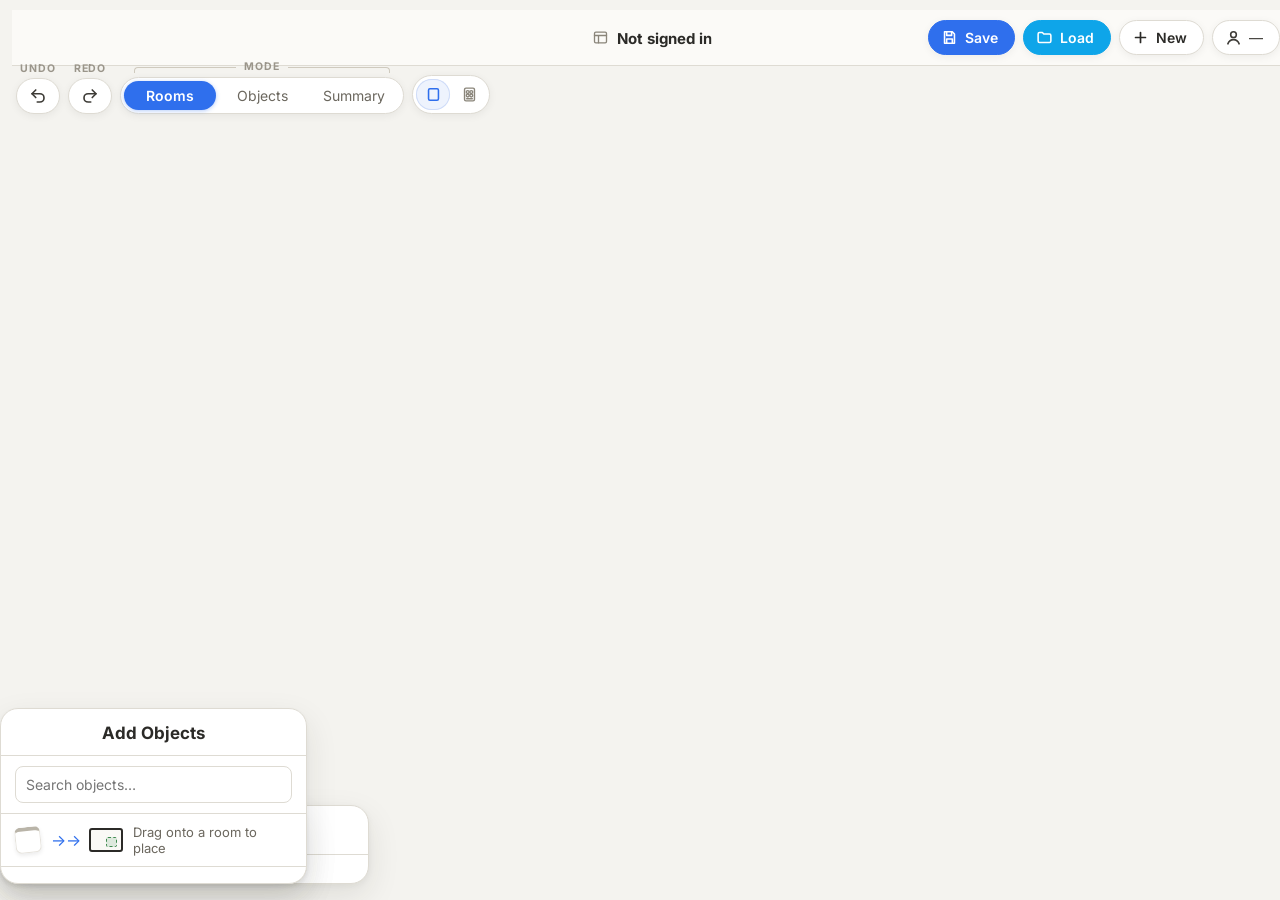
<file: src/template.html>
<!DOCTYPE html>
<html lang="en"><head><meta charset="utf-8"><meta name="viewport" content="width=device-width,initial-scale=1,maximum-scale=1,viewport-fit=cover"><meta name="apple-mobile-web-app-capable" content="yes"><title>The Cave — Build Mode</title>
<link href="https://fonts.googleapis.com/css2?family=Inter:wght@400;500;600&display=swap" rel="stylesheet">
<style>
:root{--bg:#f4f3ef;--paper:#fbfaf7;--line:#dedbd3;--ink:#2b2a27;--muted:#8a867c;--wall:#3a3935;--accent:#2f6fed;--bad:#d64545}
*{box-sizing:border-box}
html,body{margin:0;height:100%;background:var(--bg);color:var(--ink);font-family:Inter,system-ui,sans-serif;font-size:13px}
button,input{font:inherit;color:inherit}
.app{display:grid;grid-template-rows:48px 1fr 30px;height:100vh}
@supports (height:100dvh){.app{height:100dvh}}
.top{display:flex;align-items:center;gap:6px;padding:0 12px;background:var(--paper);border-bottom:1px solid var(--line)}
.title{font-weight:600;margin-right:10px}
.tool{border:1px solid transparent;background:none;border-radius:7px;padding:6px 10px;cursor:pointer;color:#55524b;display:flex;gap:6px;align-items:center}
.tool:hover{background:#eeece6}
.tool.on{background:#e7eefc;color:var(--accent);border-color:#cbdaf8}
.tool kbd{font-family:inherit;font-size:10.5px;color:var(--muted);border:1px solid var(--line);border-radius:4px;padding:0 4px}
.sep{width:1px;height:22px;background:var(--line);margin:0 6px}
.lot{display:flex;align-items:center;gap:4px;color:var(--muted);font-size:12px}
.lot input{width:52px;border:1px solid var(--line);border-radius:6px;padding:4px 6px;background:#fff}
.grow{flex:1}
.mid{display:grid;grid-template-columns:1fr;grid-template-rows:auto 1fr;min-height:0}
.mid>.hist{position:static!important;grid-column:1/-1;grid-row:1;padding:10px 12px;background:var(--paper);border-bottom:1px solid var(--line);z-index:auto}
.mid>.stage{grid-column:1;grid-row:2}
.mid>.info{position:absolute;grid-column:auto;grid-row:auto}
/* the object list only lives in the Add Objects panel now */
/* top toolbar retired for now */
.app>.top{display:none!important}
.app,body.touch .app{grid-template-rows:1fr auto!important}
.undobar{position:absolute;top:6px;left:16px;display:flex;gap:8px;z-index:5;align-items:flex-end}
.ucol{display:flex;flex-direction:column;align-items:center;gap:4px}
.ulbl{font-size:10.5px;font-weight:700;letter-spacing:.09em;text-transform:uppercase;color:#9a958a;line-height:1;white-space:nowrap;user-select:none;-webkit-user-select:none}
.mcol{margin-left:0;align-items:stretch}
.mcol .rotog{margin-left:0}
.mlbl{display:flex;align-items:center;gap:8px;padding:0 14px}
.mlbl i{flex:1;height:6px;border-top:1.5px solid #cfcabe;margin-top:5px}
.mlbl i:first-child{border-left:1.5px solid #cfcabe;border-top-left-radius:4px}
.mlbl i:last-child{border-right:1.5px solid #cfcabe;border-top-right-radius:4px}
body.furn .undobar{display:none!important}
.rotog{position:relative;display:inline-grid;grid-template-columns:1fr 1fr 1fr;margin-left:16px;background:#fff;border:1px solid var(--line);border-radius:999px;padding:3px;box-shadow:0 2px 8px rgba(0,0,0,.06);align-self:center}
.rotog button{position:relative;z-index:1;border:0;background:none;border-radius:999px;padding:6px 13px;font-size:14px;color:#6b675e;cursor:pointer;transition:color .18s;white-space:nowrap}
.rotog button.on{color:#fff;font-weight:600}
.rotog button::after{content:attr(data-l);display:block;height:0;overflow:hidden;visibility:hidden;font-weight:600}
.rotog .rothumb{position:absolute;top:3px;bottom:3px;left:3px;width:calc((100% - 6px)/3);border-radius:999px;background:var(--accent);box-shadow:0 1px 4px rgba(47,111,237,.35);transition:transform .2s ease}
.rotog.obj .rothumb{transform:translateX(100%)}
.rotog.sum .rothumb{transform:translateX(200%)}
body.touch .rotog button{padding:8px 12px;font-size:15px}
.undobar.tight .hb>span{display:none}
.undobar.tight .hb{padding-left:12px!important;padding-right:12px!important}
.hist .artseg{display:none!important}
body.art-on .hist .artseg{display:inline-flex!important}
.hist .artseg{position:static;transform:none;margin-left:22px;border-radius:999px;box-shadow:0 2px 8px rgba(0,0,0,.06);align-self:stretch}
.hist .artseg button{padding:10px 16px;font-size:14px}
#drawer,#dexp,#dcol{display:none!important}
.hist{left:12px!important}
.drawer{width:270px;overflow-y:auto;overflow-x:hidden;background:var(--paper);border-right:1px solid var(--line)}
.drawer .in{width:100%}
.drawer .s{padding:10px;border-bottom:1px solid var(--line);position:sticky;top:0;background:var(--paper)}
.drawer .s input{width:100%;border:1px solid var(--line);border-radius:7px;padding:6px 8px;background:#fff}
.cat>summary{list-style:none;cursor:pointer;padding:8px 12px;font-weight:500;display:flex;align-items:center;gap:8px;border-bottom:1px solid #eeebe4}
.cat>summary::-webkit-details-marker{display:none}
.cat>summary .n{margin-left:auto;color:var(--muted);font-size:11px;font-weight:400}
.dot{width:7px;height:7px;border-radius:50%;opacity:.7}
.pi{display:flex;justify-content:space-between;gap:8px;width:100%;text-align:left;background:none;border:0;padding:6px 12px 6px 27px;cursor:grab;font-size:12.5px}
.pi:hover{background:#efede7}
.pi.on{background:#e7eefc;color:var(--accent)}
.pi{user-select:none;-webkit-user-select:none}
.det{position:absolute;left:14px;top:14px;width:270px;background:#fff;border:1px solid var(--line);border-radius:10px;box-shadow:0 6px 24px rgba(0,0,0,.08);padding:12px 14px;display:none;z-index:5}
.det.show{display:block}
.det .x{position:absolute;right:8px;top:6px;border:0;background:none;cursor:pointer;color:var(--muted);font-size:16px}
.det .h{font-size:11px;color:var(--muted)}
.det .nm{font-weight:600;font-size:14px;margin:2px 0 10px;padding-right:16px}
.det .tile{display:flex;align-items:center;justify-content:center;background:#efece5;border:1px solid #c9c4b8;border-radius:6px;margin:4px auto 10px;cursor:grab;color:#6b675e;font-size:11px;text-align:center;padding:4px;user-select:none}
.det .kv{display:flex;justify-content:space-between;font-size:12.5px;padding:3px 0;border-bottom:1px solid #f1efea}
.det .kv span:first-child{color:var(--muted)}
.det .note{font-size:11.5px;color:#6b675e;line-height:1.45;margin-top:8px}
.det .warn{font-size:11.5px;line-height:1.45;margin-top:8px;padding:7px 9px;background:#fbf6ea;border-left:2px solid #d9a634;border-radius:4px;color:#5b4a1f}
.det .tip{font-size:11px;color:var(--muted);margin-top:10px;text-align:center}
.chip{position:fixed;z-index:50;pointer-events:none;background:#fff;border:1px solid #c9c4b8;border-radius:8px;padding:7px 10px;box-shadow:0 10px 30px rgba(0,0,0,.18);font-size:12px;transform:translate(-50%,-60%) rotate(-3deg) scale(1.03);transition:transform .08s;white-space:nowrap}
.chip b{font-weight:600}.chip span{color:var(--muted);margin-left:6px}
body.dragging,body.dragging *{cursor:grabbing!important}
.pi span:last-child{color:var(--muted);white-space:nowrap;font-size:11.5px}
.stage{position:relative;overflow:hidden;min-height:0;touch-action:none}
#svg{position:absolute;inset:0;width:100%;height:100%}
.stage.build{cursor:crosshair}
svg{display:block;user-select:none;touch-action:none}
.status{display:flex;gap:18px;align-items:center;padding:0 14px;background:var(--paper);border-top:1px solid var(--line);color:var(--muted);font-size:12px}
.status b{color:var(--ink);font-weight:500}
.insp{position:absolute;right:14px;top:14px;width:250px;background:#fff;border:1px solid var(--line);border-radius:10px;box-shadow:0 6px 24px rgba(0,0,0,.08);padding:12px;display:none}
.insp.show{display:block}
.insp .h{font-size:11px;color:var(--muted);margin-bottom:6px}
.insp input{width:100%;border:1px solid var(--line);border-radius:6px;padding:5px 7px}
.insp .row{display:flex;gap:6px;margin-top:8px}
.insp label{flex:1;font-size:11px;color:var(--muted);display:flex;flex-direction:column;gap:3px}
.insp .note{font-size:11.5px;color:#6b675e;margin-top:8px;line-height:1.45}
.insp .btns{display:flex;gap:6px;margin-top:10px}
.insp .btns button{flex:1;border:1px solid var(--line);background:#faf9f6;border-radius:6px;padding:5px;cursor:pointer;font-size:12px}
.insp .btns button:hover{background:#f0eee8}
.hint{position:absolute;left:50%;top:40%;transform:translate(-50%,-50%);text-align:center;color:var(--muted);pointer-events:none;line-height:1.6}
.hint b{color:var(--ink);font-weight:500}
.seg{display:inline-flex;border:1px solid var(--line);border-radius:8px;overflow:hidden;background:#fff}
.seg button{border:0;background:none;padding:5px 10px;font-size:12px;color:#6b675e;cursor:pointer}
.seg button.on{background:#e7eefc;color:var(--accent)}
.tonly{display:none}
.pi.lift{background:#e7eefc}
body.touch{font-size:15px;-webkit-tap-highlight-color:transparent}
body.touch .tonly{display:flex}
body.touch span.tonly{display:block}
body.touch .app{grid-template-rows:56px 1fr 34px;height:100dvh}
body.touch .top{padding:0 8px;gap:4px;overflow-x:auto}
body.touch .tool{padding:10px 12px;font-size:14px}
body.touch .tool kbd{display:none}
body.touch .title{display:none}
body.touch .seg button{padding:9px 12px;font-size:13px}
body.touch .lot input{width:58px;padding:7px;font-size:14px}
body.touch .drawer{width:300px;transition:width .18s}
body.nodrawer .drawer{width:0!important;border:0}
body.touch .drawer .s input{padding:10px;font-size:15px}
body.touch .cat>summary{padding:13px 14px;font-size:15px}
body.touch .pi{padding:12px 14px 12px 30px;font-size:14.5px;touch-action:pan-y;-webkit-touch-callout:none}
body.touch .pi span:last-child{font-size:13px}
body.touch .insp,body.touch .det{position:fixed;left:0;right:0;top:auto;bottom:0;width:auto;max-height:46vh;overflow:auto;border-radius:16px 16px 0 0;padding:18px 18px calc(18px + env(safe-area-inset-bottom));z-index:20;box-shadow:0 -8px 30px rgba(0,0,0,.12)}
body.touch .insp::before,body.touch .det::before{content:"";display:block;width:40px;height:4px;border-radius:2px;background:#d6d2c8;margin:-8px auto 10px}
body.touch .insp input{padding:9px;font-size:15px}
body.touch .insp .btns button{padding:11px;font-size:14px}
body.touch .insp label{font-size:12.5px}
body.touch .det .x{font-size:24px;right:12px;top:10px}
body.touch .det .kv{font-size:14px;padding:6px 0}
body.touch .det .tile{touch-action:none;-webkit-user-select:none;user-select:none;-webkit-touch-callout:none;min-height:56px;min-width:80px}
body.touch .status{font-size:13px}
body{touch-action:manipulation}
.tool{white-space:nowrap}.S{display:none}
@media (max-width:900px){body.touch .top{flex-wrap:wrap;height:auto;padding:4px 8px;row-gap:2px;overflow:visible}body.touch .app{grid-template-rows:auto 1fr auto}body.touch .grow{display:none}body.touch .tool{padding:10px 9px}body.touch .sep{margin:0 2px}body.touch .lot input{width:56px;padding:7px 4px;text-align:center}}
.insp .btns button.lkon{background:#fff4e0;border-color:#e8c98a;color:#7a5410}
.insp .btns button:disabled{opacity:.4;cursor:default}
.insp input:disabled{background:#f4f3ef;color:#9a968c}
.sw{display:flex;flex-wrap:wrap;gap:6px;margin-top:10px}
.swc{width:24px;height:24px;border-radius:50%;border:1px solid rgba(0,0,0,.15);cursor:pointer;padding:0;font-size:12px;color:#9a968c;display:flex;align-items:center;justify-content:center;position:relative}
.swc.on{outline:2px solid var(--accent);outline-offset:2px}
.insp label.swc{flex:none;width:24px;height:24px;flex-direction:row;gap:0}
body.touch .insp label.swc{width:34px;height:34px}
.insp .btns button{white-space:nowrap}
.swx{background:conic-gradient(#e07a5f,#e9c46a,#8ab17d,#2a9d8f,#5b8bd9,#8e7cc3,#d47fa6,#e07a5f);color:#fff;font-weight:600}
.swx input{position:absolute;inset:0;opacity:0;cursor:pointer;width:100%;height:100%}
body.touch .swc{width:34px;height:34px}
.pw{margin-top:10px;padding:8px 10px;background:#f7f6f2;border:1px solid #ebe8e1;border-radius:8px}
.pwh{font-size:11px;color:var(--muted);margin-bottom:4px}
.pwr{display:flex;justify-content:space-between;font-size:12.5px;padding:2px 0}
.pwr b{font-weight:600}
body.touch .pwr{font-size:14px;padding:4px 0}
.flash{position:fixed;left:50%;top:70px;transform:translateX(-50%);background:#2b2a27;color:#fff;padding:8px 14px;border-radius:8px;font-size:13px;z-index:60;box-shadow:0 6px 20px rgba(0,0,0,.2)}
.det .tile.art{background:#fbfaf7;border:1px solid #9d988c;padding:0;margin-bottom:4px;box-shadow:0 2px 6px rgba(0,0,0,.06)}
.det .tile.art:hover{box-shadow:0 4px 12px rgba(0,0,0,.12)}
.det .tcap{text-align:center;font-size:10.5px;color:var(--muted);margin-bottom:10px}
.top{position:relative}
.artseg{position:absolute;left:50%;top:50%;transform:translate(-50%,-50%)}
@media (max-width:1100px){.artseg{position:static;transform:none}}
.seg,.lot,.tool{flex:none}
body.touch .status{padding-bottom:max(14px,env(safe-area-inset-bottom));height:auto;min-height:34px}
body.touch .app{grid-template-rows:56px 1fr auto}
@media (max-width:900px){body.touch .seg button{padding:9px 9px}body.touch .lot{gap:2px}body.touch .lot input{width:52px;padding:7px 2px;-moz-appearance:textfield;appearance:textfield}body.touch .lot input::-webkit-inner-spin-button{-webkit-appearance:none;margin:0}body.touch .lot .L,body.touch .lot{font-size:12px}body.touch .top{gap:2px}}
@media (max-width:900px){body.touch .app{grid-template-rows:auto 1fr auto}body.touch .top{min-height:56px}}
.dtitle{font-weight:600;font-size:15px;margin:2px 2px 8px}
body.touch .dtitle{font-size:17px}
.hist{position:absolute;left:12px;top:10px;display:flex;gap:8px;z-index:4}
.hb{display:flex;align-items:center;gap:7px;background:#fff;border:1px solid var(--line);border-radius:999px;padding:8px 16px 8px 12px;font-size:14px;color:#3d3b36;cursor:pointer;box-shadow:0 2px 8px rgba(0,0,0,.06);transition:background .12s,box-shadow .12s}
.hb:hover:not(:disabled){background:#f4f3ef;box-shadow:0 3px 10px rgba(0,0,0,.1)}
.hb:active:not(:disabled){transform:translateY(1px)}
.hb:disabled{opacity:.4;cursor:default;box-shadow:none}
body.touch .hb{padding:10px 18px 10px 14px;font-size:15px}
.dtitle{display:flex;align-items:center;justify-content:space-between}
.chev{display:flex;align-items:center;justify-content:center;width:32px;height:32px;border-radius:50%;border:1px solid var(--line);background:#fff;color:#55524b;cursor:pointer;padding:0;flex:none}
.chev:hover{background:#f4f3ef}
.mid{position:relative}
.chevopen{position:absolute;left:12px;top:13px;z-index:6;display:none;box-shadow:0 2px 8px rgba(0,0,0,.08)}
.chevopen svg{transform:rotate(180deg)}
body.nodrawer .chevopen{display:flex}
body.nodrawer .hist{left:54px}
.drawer{transition:width .18s}
.rmenu{position:absolute;display:none;flex-direction:column;gap:8px;z-index:5;pointer-events:auto}
.rmenu.show{display:flex}
.rmenu.left{align-items:flex-end}
.rmb{display:flex;align-items:center;gap:8px;background:#fff;border:1px solid var(--line);border-radius:999px;padding:9px 16px 9px 12px;font-size:14px;color:#3d3b36;cursor:pointer;box-shadow:0 3px 12px rgba(0,0,0,.1);white-space:nowrap;animation:rmIn .16s ease-out both}
.rmb:nth-child(2){animation-delay:.03s}.rmb:nth-child(3){animation-delay:.06s}
.rmb:hover{background:#f4f3ef}
.rmb svg{color:var(--accent)}
.rmenu.left .rmb{animation-name:rmInL}
@keyframes rmIn{from{opacity:0;transform:translateX(-8px)}to{opacity:1;transform:none}}
@keyframes rmInL{from{opacity:0;transform:translateX(8px)}to{opacity:1;transform:none}}
.emenu .rmb{box-shadow:0 6px 18px rgba(0,0,0,.14)}
.rmb.cfm{background:var(--accent);color:#fff;border-color:var(--accent);font-weight:600}
.rmb.cfm svg{color:#fff}
.rmb.cfm:hover{background:#2560d6}
.rmb.rmv{display:none;color:#b3412f;border-color:#efcfc8}
.rmb.rmv svg{color:#b3412f}
.rmb.rmv:hover{background:#fbefec}
.rmenu.warn .rmb.rmv{display:flex}
.rmenu.warn.ed #cm-rm,.rmenu.warn:not(.ed) #cm-un{display:none}
.rmenu.shake{animation:shake .38s ease}
@keyframes shake{0%,100%{transform:translateX(0)}20%{transform:translateX(-7px)}40%{transform:translateX(6px)}60%{transform:translateX(-4px)}80%{transform:translateX(3px)}}
.fbar{position:absolute;top:10px;left:0;right:0;margin:0 auto;width:max-content;display:none;align-items:center;gap:8px;z-index:6}
.fbar.show{display:flex}
.fbar .rmb{margin:0!important;animation-delay:0s!important}
.fbar .ft{font-size:13px;color:#55524b;background:rgba(255,255,255,.92);border:1px solid var(--line);border-radius:999px;padding:8px 14px;white-space:nowrap;max-width:240px;overflow:hidden;text-overflow:ellipsis;box-shadow:0 3px 12px rgba(0,0,0,.08)}
.fbar .ft b{color:#2b2a27}
.fbar.shake{animation:shake .38s ease}
body.furn .hist,body.furn .rmenu:not(#imenu){display:none!important}
#imenu #im-del{margin-top:32px}
body.furn .top{display:none!important}
body.furn .drawer,body.furn .chev{display:none!important}
body.furn .mid{grid-template-columns:1fr!important}
body.furn .info{display:none!important}
.info{width:clamp(280px,36vw,640px);background:var(--paper);border-left:1px solid var(--line);display:flex;flex-direction:column;min-height:0;overflow:hidden}
.info .ih{padding:16px 18px 12px;font-size:17px;font-weight:700;color:#2b2a27;border-bottom:1px solid var(--line)}
.info .ib{flex:1;overflow:auto;padding:14px 18px}
.info .in2{font-size:13px;color:var(--muted)}
/* ---- cloud: header controls, sign-in, dialogs ---- */
.mid>.hist{align-items:center}
.testpill{display:none;font-size:11.5px;font-weight:800;letter-spacing:.06em;color:#fff;background:#e0457b;border-radius:999px;padding:4px 10px;white-space:nowrap;vertical-align:middle}
body.testsite .testpill{display:inline-block}
.fplink{display:none}body.testsite .fplink{display:inline-flex;align-items:center;font-size:13px;font-weight:600;color:#1d4f91;background:#eaf1fd;border:1px solid #c3d3f3;border-radius:999px;padding:7px 12px;text-decoration:none;white-space:nowrap;margin-right:8px}body.testsite .fplink:hover{background:#dde8fb}
.lttl .testpill{margin-left:10px;font-size:11px}
.testbar{display:none}
body.testsite .mid>.hist{position:relative!important}
.testmark{flex:1 1 auto;min-width:0;overflow:hidden;text-align:center;padding:0 12px;color:#d62828;font-size:15px;font-weight:900;letter-spacing:.14em;line-height:1;white-space:nowrap;pointer-events:auto;cursor:default}
body.testsite .cloud .testpill{display:none}
.cloud{margin-left:auto;display:flex;align-items:center;gap:8px;min-width:0}
.lychip{display:flex;align-items:center;gap:8px;max-width:340px;min-width:0;background:#fff;border:1px solid var(--line);border-radius:999px;padding:8px 12px 8px 14px;font-size:14px;color:#2b2a27;cursor:pointer;box-shadow:0 2px 8px rgba(0,0,0,.06)}
.lychip:hover{border-color:#c9c5bb}
.lychip .lyn{font-weight:600;overflow:hidden;text-overflow:ellipsis;white-space:nowrap;min-width:0}
.lychip .lytag{font-size:11.5px;font-weight:600;color:#9a6a12;background:#fdf6e6;border:1px solid #f3e4bd;border-radius:999px;padding:1px 8px;white-space:nowrap}
.lychip .lytag:empty{display:none}
.lychip svg{flex:none;color:#8a857a}
.lyst{font-size:12.5px;color:var(--muted);white-space:nowrap}
.lyst.dirty{color:#b26b00;font-weight:600}
.lyst.err{color:#b3412f;font-weight:600;cursor:pointer}
.hb.savebtn{background:var(--accent);border-color:var(--accent);color:#fff;font-weight:600}
.hb.savebtn:disabled{background:#fff;color:#3d3b36;border-color:var(--line);font-weight:500}
.uwrap{position:relative}
.umenu{position:absolute;right:0;top:calc(100% + 6px);background:#fff;border:1px solid var(--line);border-radius:12px;box-shadow:0 12px 32px rgba(0,0,0,.14);padding:6px;display:none;flex-direction:column;min-width:190px;z-index:30}
.umenu.show{display:flex}
.umenu button{border:0;background:none;text-align:left;padding:10px 12px;border-radius:8px;font-size:14px;color:#2b2a27;cursor:pointer}
.umenu button:hover{background:#f4f2ed}
.umenu .uout{color:#b3412f;border-top:1px solid #f0ede6;border-radius:0 0 8px 8px;margin-top:4px}
body:not(.isadmin) .umenu .adm{display:none}
.login{position:fixed;inset:0;z-index:90;background:var(--bg);display:none;align-items:center;justify-content:center}
.login.show{display:flex}
.lbox{width:min(360px,90vw);background:#fff;border:1px solid var(--line);border-radius:18px;box-shadow:0 18px 50px rgba(40,36,28,.12);padding:28px 26px 22px;display:flex;flex-direction:column;gap:12px}
.lbox .lttl{font-size:24px;font-weight:700;color:#2b2a27}
.lbox .lsub{font-size:14px;color:var(--muted);margin:-6px 0 6px}
.lbox label{display:flex;flex-direction:column;gap:5px;font-size:13px;color:#6b675e}
.lbox input{border:1px solid var(--line);border-radius:10px;padding:11px 12px;font-size:16px;outline:none}
.lbox input:focus{border-color:var(--accent)}
.lbox button{margin-top:6px;border:0;background:var(--accent);color:#fff;font-weight:600;font-size:15px;border-radius:999px;padding:12px;cursor:pointer}
.lbox button:disabled{opacity:.6}
.lbox .lerr{min-height:18px;font-size:13px;color:#b3412f}
.lbox .lhint{font-size:12px;color:#aaa59a;text-align:center}
.mdl{position:fixed;inset:0;z-index:75;display:none;align-items:center;justify-content:center;background:rgba(30,29,26,.28)}
.mdl.show{display:flex}
.mbox{background:#fff;border-radius:18px;width:min(560px,92vw);max-height:84vh;display:flex;flex-direction:column;box-shadow:0 18px 50px rgba(0,0,0,.25);animation:rmIn .14s ease-out;overflow:hidden}
.mbox.sm{width:min(380px,92vw)}
.mh{display:flex;align-items:center;justify-content:space-between;padding:16px 16px 12px 22px;border-bottom:1px solid var(--line);font-size:17px;font-weight:700;color:#2b2a27}
.mx{border:0;background:#f4f2ed;width:32px;height:32px;border-radius:50%;font-size:20px;line-height:1;cursor:pointer;color:#55524b}
.mb{overflow:auto;padding:14px 22px 20px}
.mtabs{display:flex;gap:6px;margin-bottom:12px;flex-wrap:wrap;align-items:center}
.mtabs button{white-space:nowrap}
.mtabs button{border:1px solid var(--line);background:#fff;border-radius:999px;padding:7px 14px;font-size:13.5px;cursor:pointer;color:#55524b}
.mtabs button.on{background:#eef3fd;border-color:#d9e4fa;color:#1f4fbf;font-weight:600}
.mtabs .sp{flex:1}
.mrow{display:flex;align-items:center;gap:10px;padding:11px 0;border-bottom:1px solid #f0ede6}
.mrow .mi{flex:1;min-width:0}
.mrow .lth{flex:0 0 auto;width:64px;height:48px;border-radius:8px;background:#f6f4ef;border:1px solid #ece8df;display:flex;align-items:center;justify-content:center;overflow:hidden}
.mrow .lth svg{display:block}
.mrow .mn{font-size:14.5px;color:#2b2a27;font-weight:600;overflow:hidden;text-overflow:ellipsis;white-space:nowrap}
.mrow .mn em{font-style:normal;font-size:11px;font-weight:700;color:#1f4fbf;background:#eef3fd;border-radius:5px;padding:1px 6px;margin-left:6px}
.mrow .ms{font-size:12px;color:var(--muted);margin-top:2px}
.mrow .ma{display:flex;gap:6px;flex-wrap:nowrap;justify-content:flex-end;flex-shrink:0}
.mbtn{border:1px solid var(--line);background:#fff;border-radius:999px;padding:7px 12px;font-size:13px;cursor:pointer;color:#3d3b36;white-space:nowrap}
.mbtn:hover{background:#f4f2ed}
.mbtn.pri{background:var(--accent);border-color:var(--accent);color:#fff;font-weight:600}
.mbtn.red{color:#b3412f;border-color:#f0cfc8}
.mempty{font-size:13.5px;color:var(--muted);padding:16px 0}
.mform{display:flex;flex-direction:column;gap:10px}
.mform label{display:flex;flex-direction:column;gap:5px;font-size:13px;color:#6b675e}
.mform input{border:1px solid var(--line);border-radius:10px;padding:10px 12px;font-size:15px;outline:none}
.mform input:focus{border-color:var(--accent)}
.mform .mfb{display:flex;justify-content:flex-end;gap:8px;margin-top:6px}
.mform .merr{min-height:16px;font-size:13px;color:#b3412f}
.mform .mmsg{font-size:13.5px;color:#4b4840;line-height:1.45}
.mrowform{display:flex;gap:8px;align-items:flex-end;padding:12px 0 4px;flex-wrap:wrap}
.mrowform input{flex:1;min-width:120px;border:1px solid var(--line);border-radius:10px;padding:9px 11px;font-size:14px;outline:none}
.ubar{margin:14px 0 4px}
.ubar .ul{display:flex;justify-content:space-between;font-size:14px;color:#2b2a27}
.ubar .ul b{font-variant-numeric:tabular-nums}
.ubar .ut{height:8px;background:#f0ede6;border-radius:4px;margin-top:6px;overflow:hidden}
.ubar .ut i{display:block;height:100%;border-radius:4px;background:#3aa37a}
.ubar.mid .ut i{background:#e0a82e}.ubar.hi .ut i{background:#d64545}
.unote{font-size:12.5px;color:var(--muted);margin-top:14px;line-height:1.45}
/* Object Library card, right of Info */
.mid>.lib{position:absolute;width:clamp(300px,24vw,420px);bottom:16px;background:#fff;border:1px solid var(--line);border-radius:18px;box-shadow:0 12px 32px rgba(40,36,28,.10),0 2px 6px rgba(40,36,28,.05);z-index:4;display:flex;flex-direction:column;overflow:hidden}
body.furn .lib{display:none!important}
/* mode panes: Object Library and Edit Rooms share one slot and flip like a card */
:root{--pane-t:.5s}
.mid>.lib{transform:perspective(1400px) rotateY(0deg);transform-origin:50% 50%;backface-visibility:hidden;-webkit-backface-visibility:hidden;transition:transform calc(var(--pane-t)/2) cubic-bezier(.2,.7,.3,1) calc(var(--pane-t)/2),opacity 0s linear calc(var(--pane-t)/2),visibility 0s linear calc(var(--pane-t)/2)}
.mid>.lib.away{transform:perspective(1400px) rotateY(90deg);opacity:0;visibility:hidden;pointer-events:none;transition:transform calc(var(--pane-t)/2) cubic-bezier(.6,0,.8,.4),opacity 0s linear calc(var(--pane-t)/2),visibility 0s linear calc(var(--pane-t)/2)}
.mid>.lib.in.pre{transform:perspective(1400px) rotateY(-90deg);transition:none}
body.noanim .mid>.lib{transition:none!important}
/* no text selection / long-press callout on the app chrome and canvas (iPad long-press was selecting labels) */
html,body,.app,#stage,#svg,#svg *{-webkit-user-select:none;user-select:none;-webkit-touch-callout:none}
input,textarea,[contenteditable="true"]{-webkit-user-select:text;user-select:text;-webkit-touch-callout:default}
#svg .popin{transform-box:fill-box;transform-origin:center;animation:popin .34s cubic-bezier(.2,.9,.3,1.25)}
@keyframes popin{0%{transform:scale(.82);opacity:.35}100%{transform:scale(1);opacity:1}}
#svg .empv.fresh{animation:empv .18s ease-out}@keyframes empv{from{opacity:0}to{opacity:1}}
/* Rooms mode: objects are faded and can't be touched (taps fall through to the room) */
#svg .ob{transition:opacity .25s}
body.mode-rooms:not(.furn) #svg .ob{opacity:.4;pointer-events:none}
body.mode-rooms #rmenu,body.mode-rooms #cmenu{display:none!important}
/* Objects mode: rooms are faded and can't be touched */
#svg g.o:not(.ob){transition:opacity .25s}
body.mode-objects:not(.furn) #svg g.o:not(.ob){opacity:.6;pointer-events:none}
.rpane .rpsel{font-size:13.5px;color:var(--muted);margin:2px 0 6px}
.rpane .rpbtns{flex-direction:column;align-items:stretch}
.rpane .rpbtns .fb{text-align:center}
.rpane .rpx{margin-top:14px;padding:12px 14px;background:#eef3fd;border:1px solid #d9e4fa;border-radius:12px;font-size:13.5px;color:#2b3f6b;line-height:1.45}
.rpane .rpx p{margin:6px 0 0}
.rpane .rpx.rpxc{background:#fbefec;border-color:#efcfc8;color:#6b2a1f}
.rpane .rpx.rpxc .rpx2{color:#9a5a4e}
.rpane .rpx .rpx2{color:#5a6f99;font-size:12.5px}
body.xpon #svg{cursor:crosshair}
.rpane .rpnm{display:flex;align-items:center;gap:10px;padding:0 12px;height:48px;border:1px solid var(--line);border-radius:12px;background:#fff;cursor:text}
.rpane .rpnm:focus-within{border-color:var(--accent);box-shadow:0 0 0 3px rgba(47,111,237,.15)}
.rpane .rpdot{width:22px;height:22px;border-radius:7px;flex:none;box-shadow:inset 0 0 0 1px rgba(0,0,0,.14)}
.rpane .rpnm input{flex:1;min-width:0;border:0;outline:none;background:none;font:inherit;font-size:16px;font-weight:700;color:var(--ink,#24221e);padding:0}
.rpane .rpnm input::placeholder{color:#b3aea3;font-weight:600}
.rpane .rppen{width:18px;height:18px;color:#9a958a;flex:none}.rpane .rppen svg{width:18px;height:18px;display:block}
.rpane .rpg{display:grid;grid-template-columns:repeat(3,1fr);gap:10px;margin-top:12px}
.rpane .rpg.rpg2{grid-template-columns:repeat(2,1fr)}.rpane .rpg.rpg2 .rpt{aspect-ratio:1.55;flex-direction:row;gap:10px;font-size:13.5px}
.rpane .lh{justify-content:center!important;text-align:center;padding-left:20px!important;padding-right:20px!important}.rpane .lh .lt{flex:1;text-align:center}
.rpane .rpes{display:flex;flex-direction:column;align-items:center;text-align:center;padding-top:22px}
.rpane .rpes-hero{width:120px;height:90px;margin-bottom:16px}
.rpane .rpes h4{margin:0 0 6px;font-size:17px;font-weight:700;color:var(--ink,#24221e)}
.rpane .rpes p{margin:0;font-size:13.5px;color:#8a857a;line-height:1.5;max-width:230px}
.rpane .rpes-c{display:flex;flex-direction:column;gap:10px;margin-top:22px;width:100%}
.rpane .rpes-k{display:flex;align-items:center;gap:12px;border:1px solid var(--line);border-radius:12px;padding:12px 14px;text-align:left;font-size:14px;color:#3a372f}
.rpane .rpes-k svg{flex:none}.rpane .rpes-k b{font-weight:700}
#mdl.locked #mdl-x{display:none}
#mbox.mshake{animation:shake .4s}
.mfb.mfb3{flex-wrap:wrap}
.rpane .rphint{margin:14px 2px 0;font-size:12.5px;line-height:1.45;color:#8a857a}.rpane .rphint b{color:#5a564e;font-weight:600}
.rpane .rpg.rpg1{grid-template-columns:repeat(3,1fr)}
.rpane .rpt{position:relative;aspect-ratio:1;border:1px solid var(--line);background:#fbfaf7;border-radius:14px;display:flex;flex-direction:column;align-items:center;justify-content:center;gap:7px;font:inherit;font-size:12.5px;font-weight:600;color:#4a463e;cursor:pointer;padding:0;overflow:hidden}
.rpane .rpt svg{width:26px;height:26px}
.rpane .rpt:active{transform:scale(.97)}
.rpane .rpt.pri{background:#eef3fd;border-color:#cfdcf8;color:var(--accent)}
.rpane .rpcw{width:26px;height:26px;border-radius:50%;background:conic-gradient(#e07a5f,#f2a65a,#e9c46a,#8ab17d,#2a9d8f,#5b8bd9,#8e7cc3,#d47fa6,#e07a5f);display:flex;align-items:center;justify-content:center}
.rpane .rpcw i{width:14px;height:14px;border-radius:50%;box-shadow:0 0 0 2px #fff}
.rpane #rp-ci{position:absolute;inset:0;width:100%;height:100%;opacity:0;cursor:pointer;border:0;padding:0}
.rpane .rpdel{margin-top:12px;width:100%;height:46px;border-radius:12px;border:1px solid #f3d6d2;background:#fdf3f2;color:var(--bad);font:inherit;font-size:14px;font-weight:600;display:flex;align-items:center;justify-content:center;gap:8px;cursor:pointer}
.rpane .rpdel svg{width:17px;height:17px}
.rpane .rpx{margin-top:12px}
.rpane .rpf{display:flex;flex-direction:column;gap:6px;margin:4px 0 14px}
.rpane .rpl{font-size:11px;font-weight:700;letter-spacing:.08em;text-transform:uppercase;color:#9a958a;margin-top:6px}
.rpane .rpsw{margin-top:2px;gap:8px}
body.touch .rpane .rpsw .swc{width:34px;height:34px}
.rpane .rpempty{font-size:13.5px;color:var(--muted);line-height:1.5}
@media (prefers-reduced-motion:reduce){.mid>.lib,.mid>.lib.away{transition:opacity .15s!important;transform:none!important}}
.lib .lh{display:flex;align-items:center;justify-content:space-between;padding:14px 14px 12px 20px;border-bottom:1px solid var(--line)}
.lib .lt{font-size:17px;font-weight:700;color:#2b2a27;white-space:nowrap}
.lib .lbtn{width:30px;height:30px;border-radius:50%;border:1px solid var(--line);background:#fff;color:#55524b;display:flex;align-items:center;justify-content:center;cursor:pointer;padding:0;flex:none}
.lib .lbody{flex:1;min-height:0;display:flex;flex-direction:column}
.lib .lq{display:flex;gap:8px;padding:10px 14px;border-bottom:1px solid var(--line)}
.lib .lq input{flex:1;min-width:0;border:1px solid var(--line);border-radius:8px;padding:9px 10px;font-size:14px;outline:none}
.lib .lq input:focus{border-color:var(--accent)}
.lib .lnew{border:1px solid #d9e4fa;background:#eef3fd;color:#1f4fbf;border-radius:8px;padding:0 12px;font-size:13.5px;font-weight:600;cursor:pointer;white-space:nowrap}
.lib .lb{flex:1;overflow:auto;padding:4px 0 12px}
.lib .lcat{padding:12px 20px 4px;font-size:11.5px;font-weight:700;letter-spacing:.08em;text-transform:uppercase;color:#8a857a;display:flex;align-items:center;gap:7px}
.lib .lcat i{width:8px;height:8px;border-radius:50%;display:inline-block}
.lib .li{padding:8px 20px;cursor:pointer;border-bottom:1px solid #f4f2ed}
.lib .li:hover{background:#f8f7f3}
.lib .li .ln{font-size:14px;color:#2b2a27;display:flex;gap:6px;align-items:baseline}
.lib .li .ln em{font-style:normal;font-size:10.5px;font-weight:700;color:#1f4fbf;background:#eef3fd;border-radius:5px;padding:1px 5px}
.lib .li .ls{font-size:12px;color:var(--muted);margin-top:2px}
.lib.col{width:48px!important}
.lib.col .lbody{display:none}
.lib.col .lh{flex-direction:column;gap:14px;padding:12px 0;border:0;height:100%;justify-content:flex-start}
.lib.col .lt{writing-mode:vertical-rl;font-size:14px;color:#55524b}
.lib.col .lbtn svg{transform:rotate(180deg)}
.lib .lf{padding:14px 20px 18px}
.lib .lback{border:0;background:none;color:var(--accent);font-size:13.5px;cursor:pointer;padding:0 0 10px}
.lib .lf h3{margin:0 0 12px;font-size:16px;color:#2b2a27}
.lib .fl{display:block;font-size:12px;color:#8a857a;margin:10px 0 4px}
.lib .fi{width:100%;box-sizing:border-box;border:1px solid var(--line);border-radius:8px;padding:8px 10px;font-size:14px;background:#fff;outline:none;font-family:inherit}
.lib .fi:focus{border-color:var(--accent)}
.lib .f2{display:flex;gap:10px}.lib .f2>div{flex:1;min-width:0}
.lib .fc{display:flex;align-items:center;gap:8px;font-size:13.5px;color:#3d3b36;margin:12px 0 2px;cursor:pointer}
.lib .fsec{margin:18px 0 2px;font-size:11.5px;font-weight:700;letter-spacing:.08em;text-transform:uppercase;color:#8a857a}
.lib .fbtns{display:flex;gap:8px;margin-top:18px;flex-wrap:wrap}
.lib .fb{border:1px solid var(--line);background:#fff;border-radius:999px;padding:9px 16px;font-size:14px;cursor:pointer;color:#3d3b36}
.lib .fb.pri{background:var(--accent);border-color:var(--accent);color:#fff;font-weight:600}
.lib .fb.red{color:#b3412f;border-color:#f0cfc8}
.lib .fnote{font-size:12px;color:var(--muted);margin-top:12px;line-height:1.4}
/* Info: floating rounded card beside the canvas window */
.mid>.info{width:clamp(312px,28.8vw,456px);bottom:16px;background:#fff;border:1px solid var(--line);border-left:1px solid var(--line);border-radius:18px;box-shadow:0 12px 32px rgba(40,36,28,.10),0 2px 6px rgba(40,36,28,.05);z-index:4}
.mid>.info .ih{padding:16px 20px 12px}
.mid>.info .ib{padding:14px 20px}
.info .irow{display:flex;justify-content:space-between;align-items:baseline;gap:12px;padding:9px 0;border-bottom:1px solid #f0ede6;font-size:14px}
.info .irow span{color:var(--muted)}
.info .irow b{color:#2b2a27;font-weight:600;font-variant-numeric:tabular-nums;white-space:nowrap}
.info .isec{margin:22px 0 4px;font-size:11.5px;font-weight:700;letter-spacing:.08em;text-transform:uppercase;color:#8a857a}
.info .isub{margin:14px 0 6px;font-size:13px;font-weight:600;color:#55524b}
.info .ihint{font-style:normal;font-size:12px;color:#aaa59a}
.info .icirc{padding:8px 10px;margin:0 0 6px;background:#f8f7f3;border:1px solid #efece5;border-radius:10px}
.info .ic1{display:flex;justify-content:space-between;align-items:baseline;font-size:14px}
.info .ict{color:#2b2a27;font-weight:600;font-variant-numeric:tabular-nums}
.info .ict em{font-style:normal;font-weight:500;color:#8a857a;margin-left:4px}
.info .ic2{font-size:12px;color:var(--muted);margin-top:2px;line-height:1.35}
.info .isvc{margin:10px 0 4px;padding:10px 12px;background:#eef3fd;border:1px solid #d9e4fa;border-radius:10px}
.info .isvc>span{font-size:13.5px;color:#3b5fa8}
.info .isvc>b{float:right;font-size:16px;color:#1f4fbf;font-variant-numeric:tabular-nums}
.info .iroom{padding:8px 0;border-bottom:1px solid #f0ede6;cursor:pointer;-webkit-tap-highlight-color:transparent}
.info .iroom:hover>.ic1 .ict{color:var(--accent)}
.info .islt{display:flex;justify-content:space-between;align-items:center}
.info .ichev{color:#aaa59a;transition:transform .18s}
.info .iroom.open .ichev{transform:rotate(180deg);color:var(--accent)}
.info .ibrk{margin-top:8px}
.info .ic3{font-size:11.5px;color:#3b5fa8;margin-top:3px;font-variant-numeric:tabular-nums}
.info .iroom>.ic1 .ict em{font-style:normal;font-size:11px;font-weight:600;color:#9a6a12;background:#fdf6e6;border-radius:6px;padding:1px 6px;margin-left:6px}
.info .ibar{height:5px;background:#f0ede6;border-radius:3px;margin:6px 0 3px;overflow:hidden}
.info .ibar i{display:block;height:100%;background:var(--accent);opacity:.7;border-radius:3px}
.info .itags{display:flex;flex-wrap:wrap;gap:6px;margin:2px 0 4px}
.info .itag{font-size:12px;color:#55524b;background:#f3f1ec;border:1px solid #e9e5dc;border-radius:999px;padding:3px 10px}
.info .iroomtag{color:#3b5fa8;background:#eef3fd;border-color:#d9e4fa}
.info .inote{margin-top:14px;font-size:13px;color:#4b4840;background:#f8f7f3;border:1px solid #efece5;border-radius:8px;padding:9px 11px;line-height:1.45}
.info .iwarn{line-height:1.45;margin-top:14px;font-size:12.5px;color:#9a6a12;background:#fdf6e6;border:1px solid #f3e4bd;border-radius:8px;padding:8px 10px}
.fpanel{position:absolute;left:16px;top:10px;bottom:16px;width:clamp(240px,28%,400px);display:none;flex-direction:column;background:#fff;border:1px solid var(--line);border-radius:14px;box-shadow:0 10px 30px rgba(0,0,0,.14);z-index:6;overflow:hidden;animation:fpIn .22s ease-out}
body.furn .fpanel{display:flex}
@keyframes fpIn{from{opacity:0;transform:translateX(-14px)}to{opacity:1;transform:none}}
.fpanel .fph{padding:16px 18px 12px;font-size:17px;font-weight:700;color:#2b2a27;border-bottom:1px solid var(--line)}
.fpanel .fpq{padding:10px 12px;border-bottom:1px solid var(--line)}
.fpanel .fpq input{width:100%;box-sizing:border-box;border:1px solid var(--line);border-radius:8px;padding:10px;font-size:15px;background:#fff;outline:none}
.fpanel .fpq input:focus{border-color:var(--accent)}
.fpanel .fpb{flex:1;overflow:auto;min-height:0}
body.furn #det{position:relative!important;left:auto!important;right:auto!important;top:auto!important;bottom:auto!important;width:auto!important;max-height:55%!important;overflow:auto;border:0!important;border-top:1px solid var(--line)!important;border-radius:0!important;box-shadow:none!important;padding:14px 16px!important;flex:none;animation:none}
.fpanel .fpn{font-size:12.5px;color:var(--muted)}
.fpanel .fps{height:46px;border-radius:10px;background:linear-gradient(90deg,#f3f1ec,#f8f7f3);border:1px dashed #e2ded5}
body.furn .app{grid-template-rows:1fr auto!important}
/* bottom status bar hidden for now: more canvas on iPad */
#status{display:none!important}
/* edit card hidden while it's being reworked */
#insp{display:none!important}
.rename{position:absolute;z-index:8;display:none;align-items:center;gap:6px;background:#fff;border:1px solid var(--line);border-radius:12px;padding:6px;box-shadow:0 8px 28px rgba(0,0,0,.18);animation:rmIn .14s ease-out}
.rename.show{display:flex}
.rename input{border:1px solid #cbdaf8;border-radius:8px;padding:8px 10px;font-size:15px;width:190px;outline:none}
.rename input:focus{border-color:var(--accent);box-shadow:0 0 0 3px rgba(47,111,237,.15)}
.rename button{border:0;background:var(--accent);color:#fff;border-radius:8px;padding:8px 12px;font-size:14px;font-weight:600;cursor:pointer}
.rnhint{position:absolute;z-index:4;display:none;align-items:center;gap:5px;background:rgba(43,42,39,.82);color:#fff;font-size:11.5px;font-weight:500;padding:4px 9px 4px 7px;border-radius:999px;pointer-events:none;white-space:nowrap;box-shadow:0 2px 8px rgba(0,0,0,.12)}
.rnhint.show{display:flex;animation:rmIn .16s ease-out}
.rmb.rmred{color:#b3412f;border-color:#efcfc8}
.rmb.rmred svg{color:#b3412f}
.rmb.rmred:hover{background:#fbefec}
.cdlg{position:fixed;inset:0;z-index:70;display:none;align-items:center;justify-content:center;background:rgba(30,29,26,.28)}
.cdlg.show{display:flex}
.cbox{background:#fff;border-radius:14px;padding:18px 18px 14px;width:min(340px,90vw);box-shadow:0 18px 50px rgba(0,0,0,.25);animation:rmIn .14s ease-out}
.cbox .ct{font-weight:600;font-size:16px;margin-bottom:6px}
.cbox .cm{font-size:13.5px;color:#6b675e;line-height:1.45}
.cbox .cb{display:flex;justify-content:flex-end;gap:8px;margin-top:16px}
.cbox button{border:1px solid var(--line);background:#faf9f6;border-radius:999px;padding:9px 16px;font-size:14px;cursor:pointer}
.cbox button:hover{background:#f0eee8}
.cbox button.danger{background:#c84a37;border-color:#c84a37;color:#fff;font-weight:600}
.cbox button.danger:hover{background:#b3412f}
.rmb.rmred{margin-top:32px}
.cswatch{display:none;flex-wrap:wrap;gap:6px;max-width:170px;padding:8px;background:#fff;border:1px solid var(--line);border-radius:14px;box-shadow:0 3px 12px rgba(0,0,0,.1)}
#cmenu.show .cswatch{display:flex}
.sw1{width:24px;height:24px;border-radius:50%;border:1px solid rgba(0,0,0,.15);cursor:pointer;padding:0;font-size:12px;color:#9a968c;display:flex;align-items:center;justify-content:center}
.sw1:not([data-c=""]){opacity:.8}
.sw1.on{outline:2px solid var(--accent);outline-offset:2px}
body.touch .sw1{width:30px;height:30px}
body.touch .cswatch{max-width:200px}
#cmenu{align-items:flex-start}
#cmenu.left{align-items:flex-end}

/* Add Objects: collapsible sections of draggable cards */
#lib .lh{justify-content:center;padding:14px 20px 12px}#lib .lh .lt{flex:1;text-align:center}
.lib .lb{padding:2px 12px 14px}
.lsec{border-bottom:1px solid #f0eee9}
.lsh{display:flex;align-items:center;gap:8px;width:100%;background:none;border:0;padding:13px 6px 11px;font:inherit;font-weight:700;font-size:14px;color:#2b2a27;cursor:pointer;text-align:left}
.lsh i{width:8px;height:8px;border-radius:50%;flex:none}.lsh .lsn{flex:1;min-width:0;white-space:nowrap;overflow:hidden;text-overflow:ellipsis}
.lsh .lct{font-weight:600;font-size:11.5px;color:#8a857a;background:#f3f1ec;border-radius:99px;padding:1px 7px}
.lsh .lchev{color:#8a857a;transition:transform .2s}.lsec.open .lchev{transform:rotate(90deg)}
.lgrid{display:grid;grid-template-columns:1fr 1fr;gap:10px;padding:0 2px 12px}
.lcard{aspect-ratio:1;border-radius:14px;background:#fff;border:1px solid #e6e3dc;box-shadow:0 2px 6px rgba(40,36,28,.06);display:flex;flex-direction:column;padding:8px 8px 7px;box-sizing:border-box;position:relative;overflow:hidden;cursor:grab;user-select:none;-webkit-user-select:none;-webkit-touch-callout:none;touch-action:pan-y;transition:opacity .15s,transform .15s}
.lcard:before{content:'';position:absolute;left:0;right:0;top:0;height:4px;background:var(--c)}
.lcard:hover{border-color:#cfd9ef}
.lcard .lgrip{position:absolute;top:9px;right:8px;width:6px;height:10px;background-image:radial-gradient(circle,#c4bfb3 1.1px,transparent 1.3px);background-size:3px 3.3px}
.lcard .lart{flex:1;min-height:0;padding:6px 14px 0}.lcard .lart svg{width:100%;height:100%;display:block}
.lcard .lnm{font-size:12px;font-weight:600;color:#2b2a27;line-height:1.2;max-height:2.4em;overflow:hidden;margin-top:4px}
.lcard .lnm em{font-style:normal;font-size:9.5px;font-weight:700;color:#1f4fbf;background:#eef3fd;border-radius:4px;padding:0 4px;margin-left:4px;vertical-align:1px}
.lcard .lbdg{display:flex;gap:4px;margin-top:4px}.lcard .lbdg span{font-size:10.5px;font-weight:600;background:#f3f1ec;color:#6b675e;padding:2px 6px;border-radius:6px;white-space:nowrap}.lcard .lbdg .p{background:#fff4d6;color:#8a6200}
.lcard.lift{opacity:.35}
.chip.cardchip{padding:0;border:0;background:none;box-shadow:none;transition:none}
.chip.cardchip .lcard{transform:scale(1.05);border:1.5px solid #2f6fed;box-shadow:0 14px 28px rgba(40,36,28,.22);opacity:1}
body.touch .lcard{touch-action:pan-y}

/* held object: card squashes away, canvas box springs out; hangs off the pointer */
.chip.cardchip{overflow:visible}
.cardchip .hang{position:absolute;left:0;top:0;width:0;height:0;transform-origin:0 0}
.cardchip .lcard{transition:transform .2s cubic-bezier(.3,1.5,.5,1),opacity .16s}
.cardchip.onc .lcard{transform:scale(.6,.12)!important;opacity:0}
.cardchip .hbox{position:absolute;left:0;top:10px;box-sizing:border-box;background:#e8e5de;border:1.5px solid #9d988c;box-shadow:0 14px 24px rgba(40,36,28,.24),0 2px 5px rgba(40,36,28,.14);display:flex;align-items:center;justify-content:center;text-align:center;color:#3d3b36;font-weight:600;line-height:1.1;padding:2px;overflow:hidden;
 opacity:0;transform:scale(.35,1.5);transform-origin:50% 0;transition:opacity .1s,transform .34s cubic-bezier(.34,1.9,.5,1),width .12s,height .12s}
.cardchip .hbox span{display:-webkit-box;-webkit-line-clamp:3;-webkit-box-orient:vertical;overflow:hidden}
.cardchip.onc .hbox{opacity:.95;transform:scale(1);transition-delay:.06s,.06s,0s,0s}
.cardchip .hbox.bad{border-color:var(--bad);background:#f6e3df}
.cardchip.drop .hang{transition:transform .085s ease-out}.cardchip.drop .hbox{transition:left .14s ease-in,top .14s ease-in,box-shadow .14s;box-shadow:0 1px 2px rgba(40,36,28,.2)}
.cardchip.home{transition:left .3s cubic-bezier(.3,.8,.4,1),top .3s cubic-bezier(.3,.8,.4,1),opacity .3s;opacity:.4}.cardchip.home .hang{transition:transform .2s}
#svg .ob.popin{transform-box:fill-box;transform-origin:center;animation:popin .38s cubic-bezier(.2,.9,.3,1.6)}
.cardchip .hbox.art{background:none;border:0;box-shadow:none;padding:0;overflow:visible;filter:drop-shadow(0 12px 14px rgba(40,36,28,.28)) drop-shadow(0 2px 3px rgba(40,36,28,.16))}
.cardchip .hbox.art svg{width:100%;height:100%;display:block}
.cardchip .hbox.art.bad{background:rgba(214,69,69,.12);outline:2px solid var(--bad);outline-offset:1px;border-radius:4px}
.cardchip.drop .hbox.art{filter:drop-shadow(0 1px 1px rgba(40,36,28,.2))}
.lcard,.lcard *{-webkit-user-drag:none;-webkit-user-select:none;user-select:none;-webkit-touch-callout:none}
.lcard *{touch-action:pan-y}

/* touch: the held object hangs on a string from a hook under the finger, so the swing stays in view */
.cardchip .rope,.cardchip .hook{display:none}
.cardchip.tch .rope{display:block;position:absolute;left:-1px;top:9px;width:2px;height:63px;background:#6b675e;border-radius:1px;transform-origin:50% 0;transform:scaleY(0);transition:transform .22s cubic-bezier(.3,1.4,.5,1)}
.cardchip.tch.onc .rope{transform:scaleY(1)}
.cardchip.tch .hook{display:block;position:absolute;left:-12px;top:-12px;width:24px;height:24px;box-sizing:border-box;border-radius:50%;border:3px solid #2f6fed;background:rgba(255,255,255,.85);box-shadow:0 2px 6px rgba(0,0,0,.25);transform:scale(0);transition:transform .2s cubic-bezier(.3,1.6,.5,1)}
.cardchip.tch.onc .hook{transform:scale(1)}
.cardchip.drop .rope,.cardchip.drop .hook,.cardchip.home .rope,.cardchip.home .hook{opacity:0;transition:opacity .1s}

/* landing: dust poof + a little thud wobble on the placed object */
.poof{position:fixed;z-index:45;pointer-events:none}.poof svg{position:absolute;left:0;top:0;overflow:visible}
.poof .sp{opacity:0;transform-box:fill-box;transform-origin:center;animation:smoke .56s cubic-bezier(.2,.7,.3,1) forwards}
@keyframes smoke{0%{opacity:0;transform:scale(.4)}12%{opacity:var(--o,.8)}100%{opacity:0;transform:translate(var(--x),var(--y)) scale(var(--s1,1.6)) rotate(var(--r,0deg))}}
.dshadow{position:fixed;z-index:44;pointer-events:none;border-radius:6px;background:rgba(40,30,10,.38);filter:blur(14px);opacity:.15;transform:scale(1.35);transition:transform .155s cubic-bezier(.5,0,.9,.6),opacity .155s,filter .155s}
.dshadow.on{transform:scale(1.02);opacity:.55;filter:blur(4px)}.dshadow.off{opacity:0;transition:opacity .18s}
.cardchip.drop .hbox{transition:left .155s cubic-bezier(.5,0,.9,.6),top .155s cubic-bezier(.5,0,.9,.6),box-shadow .155s,filter .155s!important}
#svg .ob.popin{transform-box:fill-box;transform-origin:center;animation:thud .29s cubic-bezier(.2,.8,.3,1)}
@keyframes thud{0%{transform:scale(1.16)}30%{transform:scale(.92,.95)}45%{transform:translate(3%,0) scale(1.03)}57%{transform:translate(-3%,0)}69%{transform:translate(2%,0)}80%{transform:translate(-1%,0)}100%{transform:none}}

/* Boxes / Drawings: a slim vertical switch to the right of the mode switch */
.vtog{cursor:pointer;position:relative;display:flex;flex-direction:row;gap:2px;margin-left:auto;background:#fff;border:1px solid var(--line);border-radius:999px;padding:3px;box-shadow:0 2px 8px rgba(0,0,0,.06);align-self:flex-end}
.vtog button{width:34px;height:31px;border:0;border-radius:999px;background:none;color:#8a857a;display:flex;align-items:center;justify-content:center;padding:0;cursor:pointer;transition:background .18s,color .18s}
.vtog button svg{width:17px;height:17px}
.vtog button.on{background:#eef3fd;color:var(--accent);box-shadow:inset 0 0 0 1px #cfdcf8}
body.touch .vtog button{height:35px;width:36px}
.hist .artseg{display:none!important}
.lcard.sel{border-color:var(--accent);box-shadow:0 0 0 2px var(--accent),0 4px 12px rgba(47,111,237,.18)}
.in2.lpk{margin-top:10px;color:var(--muted)}

/* selected object: small round rotate / trash buttons at its corners */
#imenu.omenu{left:0!important;top:0!important;width:0;height:0;display:none}#imenu.omenu.show{display:block}
#imenu.omenu .rmb{position:absolute;width:34px;height:34px;min-width:0;padding:0!important;margin:0!important;border-radius:50%;justify-content:center;align-items:center;box-shadow:0 3px 10px rgba(0,0,0,.18)}
#imenu.omenu .rmb span{display:none}
#imenu.omenu .rmb svg{width:17px;height:17px}

/* Objects mode empty Details panel */
#info-h.icen{text-align:center}
.dxe{display:flex;flex-direction:column;align-items:center;text-align:center;padding:24px 4px 8px}
.dxe .hero{width:120px;height:90px;margin-bottom:16px}
.dxe h4{margin:0 0 6px;font-size:17px;font-weight:700;color:#24221e}.dxe p{margin:0;font-size:13.5px;color:#8a857a;line-height:1.5;max-width:240px}
.dxe .ks{display:flex;flex-direction:column;gap:10px;margin-top:22px;width:100%}
.dxe .k{display:flex;align-items:center;gap:12px;border:1px solid var(--line);border-radius:12px;padding:12px 14px;text-align:left;font-size:14px;color:#3a372f;box-sizing:border-box}
.dxe .k svg{flex:none}.dxe .k b{font-weight:700}
.rpe-info .rpes{display:flex;flex-direction:column;align-items:center;text-align:center;padding-top:22px}
.rpe-info .rpes-hero{width:120px;height:90px;margin-bottom:16px}
.rpe-info .rpes h4{margin:0 0 6px;font-size:17px;font-weight:700;color:var(--ink,#24221e)}
.rpe-info .rpes p{margin:0;font-size:13.5px;color:#8a857a;line-height:1.5;max-width:230px}
.rpe-info .rpes-c{display:flex;flex-direction:column;gap:10px;margin-top:22px;width:100%}
.rpe-info .rpes-k{display:flex;align-items:center;gap:12px;border:1px solid var(--line);border-radius:12px;padding:12px 14px;text-align:left;font-size:14px;color:#3a372f}
.rpe-info .rpes-k svg{flex:none}.rpe-info .rpes-k b{font-weight:700}

/* Rooms list (Rooms mode, nothing selected) */
.rlst{padding:2px 0 10px}.rlst .rlh{font-size:11.5px;font-weight:700;letter-spacing:.08em;color:#8a857a;text-transform:uppercase;padding:4px 4px 10px}
.rcard{display:grid;grid-template-columns:72px 1fr;gap:12px;align-items:center;width:100%;height:96px;padding:10px 12px;margin:0 0 10px;border:1px solid #e6e3dc;border-radius:14px;background:#fff;box-shadow:0 2px 6px rgba(40,36,28,.05);box-sizing:border-box;cursor:pointer;font:inherit;text-align:left;font-variant-numeric:tabular-nums;transition:border-color .15s,box-shadow .15s}
.rcard:hover{border-color:#cfd9ef}.rcard:active{transform:scale(.99)}
.rcard .th{width:72px;height:72px;border-radius:12px;background:#faf9f6;display:flex;align-items:center;justify-content:center}
.rcard .tx{min-width:0;display:block}.rcard b.nm{display:block;font-size:14.5px;color:#2b2a27;white-space:nowrap;overflow:hidden;text-overflow:ellipsis;margin-bottom:4px}
.rcard .q{display:grid;grid-template-columns:16px 1fr auto;column-gap:6px;align-items:center;font-size:12px;color:#8a857a;line-height:1.45}.rcard .q b{font-weight:700;color:#2b2a27;font-size:12.5px;text-align:right}.rcard .q b.z{color:#c0bab0}.rcard .q svg{width:13px;height:13px}
.rpane .lbody{overflow:auto}
#lib-new{display:none!important}

/* Summary mode: look only */
body.mode-summary #rmenu,body.mode-summary #cmenu,body.mode-summary #imenu,body.mode-summary #emenu{display:none!important}
body.mode-summary #undo,body.mode-summary #redo{opacity:.35;pointer-events:none}
.spane .lh{justify-content:center!important;padding-left:20px!important;padding-right:20px!important}.spane .lh .lt{flex:1;text-align:center;overflow:hidden;text-overflow:ellipsis}
.spane .sp-b{padding:0;overflow:auto}
.info.sumcopy{position:static;width:auto;border:0;box-shadow:none;background:none;border-radius:0;overflow:visible;min-height:0}

/* Add Objects: little "card → room" drag hint under the search bar */
.dhint{display:flex;align-items:center;justify-content:center;gap:10px;padding:10px 14px;border-bottom:1px solid var(--line);font-size:13px;color:#6b675e;user-select:none}
.dhint .cd{flex:none;width:26px;height:26px;border-radius:6px;border:1.5px solid #e6e3dc;border-top:4px solid #b9b4a8;background:#fff;box-shadow:0 2px 4px rgba(0,0,0,.08);transform:rotate(-6deg);box-sizing:border-box}
.dhint .ar{flex:none;color:#2f6fed;font-size:16px;letter-spacing:-2px;white-space:nowrap}
.dhint .rm{flex:none;width:34px;height:24px;border:2px solid #2b2a27;border-radius:3px;background:#faf9f6;position:relative;box-sizing:border-box}
.dhint .rm:after{content:'';position:absolute;right:4px;bottom:3px;width:9px;height:8px;border:1.5px dashed #3f8a4f;border-radius:2px;background:rgba(63,138,79,.15)}
.lcard .lbdg .rz{background:#eef3fd!important;color:#2f6fed!important}
.isub{font-style:normal;font-weight:500;color:#8a857a;font-size:12px}
#svg .bh{touch-action:none}

/* top bar: layout name centred as a plain title; Load button beside Save; TEST VERSION on the left */
.mid>.hist{position:relative!important}
.cloud .lychip{position:absolute;left:50%;top:50%;transform:translate(-50%,-50%);max-width:34vw;background:none;border:0;box-shadow:none;padding:6px 8px;cursor:default;pointer-events:none;font-size:15px}
.cloud .lychip>svg:last-of-type{display:none}
.cloud .lychip .lyn{font-weight:700}
.hb.loadbtn{background:#0ea5e9;border-color:#0ea5e9;color:#fff;font-weight:600}
.hb.loadbtn:hover{background:#0b93d0}
.testmark{flex:0 0 auto!important;text-align:left!important;padding:0 8px!important}
@media (max-width:1250px){.cloud .lychip{max-width:22vw}}
.hb.newbtn{background:#fff;color:#2b2a27;font-weight:600}
/* Layouts dialog: pinned near the top, grows downward, list scrolls if it would run off the screen */
.mdl.mtop{align-items:flex-start;padding-top:10vh;box-sizing:border-box}
.mdl.mtop .mbox{max-height:calc(100vh - 10vh - 24px);width:min(820px,94vw)}
/* the app fills the window and never scrolls as a page (fixes stray PC scroll bars) */
html,body{overflow:hidden}
.mid>.hist{box-sizing:border-box;max-width:100vw}
/* iPad: Safari zooms the whole page in when you tap a text box smaller than 16px; keep them at 16px so it never does */
@media (pointer:coarse){input,select,textarea{font-size:16px!important}}
</style></head><body>
<div class="app">
 <div class="top">
  <span class="title">The Cave</span>
    <button class="tool" id="t-room" title="Drag on the lot to draw a room. Click again or Esc to stop. Hold Shift to keep drawing."><span class="L">Draw room</span><span class="S">Room</span> <kbd>B</kbd></button>
    <span class="sep"></span>
  <button class="tool" id="t-clr" title="Show working clearance around equipment"><span class="L">Clearances</span><span class="S">Clear</span></button>
  <span class="grow"></span>
  



  <span class="lot"><span class="L">Lot</span> <input id="lw" type="number" min="10"> × <input id="ld" type="number" min="10"> ft</span>
  <span class="sep"></span>
  <button class="tool" id="zo">−</button><button class="tool" id="zf">Fit</button><button class="tool" id="zi">+</button>
 </div>
 <div class="mid">
  <button class="chev chevopen" id="dexp" title="Show the object list"><svg viewBox="0 0 24 24" width="18" height="18" fill="none" stroke="currentColor" stroke-width="2.4" stroke-linecap="round" stroke-linejoin="round"><path d="m15 18-6-6 6-6"/></svg></button><div class="drawer open" id="drawer"><div class="in"><div class="s"><div class="dtitle"><span>Add Objects</span><button class="chev" id="dcol" title="Hide the object list"><svg viewBox="0 0 24 24" width="18" height="18" fill="none" stroke="currentColor" stroke-width="2.4" stroke-linecap="round" stroke-linejoin="round"><path d="m15 18-6-6 6-6"/></svg></button></div><input id="q" placeholder="Search equipment…"></div><div id="cats"></div></div></div>
  <div class="hist" id="hist"><span class="seg artseg" id="t-art" title="Show equipment as drawings or as plain labeled boxes"><button data-a="on"><span class="L">Drawings</span><span class="S">Art</span></button><button data-a="off"><span class="L">Boxes</span><span class="S">Box</span></button></span><div class="cloud" id="cloud"><span class="testpill" title="This is the test site: saves go to a separate test database">TEST SITE</span><a class="fplink" href="floorplan.html" title="The new floor plan builder: structure, zones and layout">Floor Plan (new)</a><a class="fplink" href="space-planner.html" title="Space Planner: add objects and the room lays itself out">Space Planner</a><button class="lychip" id="ly-open" title="Layouts"><svg viewBox="0 0 24 24" width="16" height="16" fill="none" stroke="currentColor" stroke-width="2" stroke-linecap="round" stroke-linejoin="round"><rect x="3" y="4" width="18" height="16" rx="2"/><path d="M3 9h18M9 9v11"/></svg><span class="lyn" id="ly-name">Not signed in</span><span class="lytag" id="ly-tag"></span><svg viewBox="0 0 24 24" width="14" height="14" fill="none" stroke="currentColor" stroke-width="2.4" stroke-linecap="round" stroke-linejoin="round"><path d="m6 9 6 6 6-6"/></svg></button><span class="lyst" id="ly-st"></span><button class="hb savebtn" id="ly-save" title="Save (Ctrl+S)"><svg viewBox="0 0 24 24" width="17" height="17" fill="none" stroke="currentColor" stroke-width="2.2" stroke-linecap="round" stroke-linejoin="round"><path d="M5 4h11l3 3v13H5z"/><path d="M8 4v5h7V4M8 20v-6h8v6"/></svg><span id="ly-save-l">Save</span></button><button class="hb loadbtn" id="ly-load" title="Open another layout"><svg viewBox="0 0 24 24" width="17" height="17" fill="none" stroke="currentColor" stroke-width="2.2" stroke-linecap="round" stroke-linejoin="round"><path d="M3 7a2 2 0 0 1 2-2h4l2 2h8a2 2 0 0 1 2 2v8a2 2 0 0 1-2 2H5a2 2 0 0 1-2-2z"/></svg><span>Load</span></button><button class="hb newbtn" id="ly-new" title="Start a new layout"><svg viewBox="0 0 24 24" width="17" height="17" fill="none" stroke="currentColor" stroke-width="2.4" stroke-linecap="round"><path d="M12 5v14M5 12h14"/></svg><span>New</span></button><div class="uwrap"><button class="hb" id="u-btn"><svg viewBox="0 0 24 24" width="17" height="17" fill="none" stroke="currentColor" stroke-width="2.2" stroke-linecap="round" stroke-linejoin="round"><circle cx="12" cy="8" r="4"/><path d="M4 21c1.5-4 4.5-6 8-6s6.5 2 8 6"/></svg><span id="u-name">—</span></button><div class="umenu" id="umenu"><button data-a="pw">Change password</button><button data-a="users" class="adm">Manage users</button><button data-a="usage" class="adm">Usage</button><button data-a="out" class="uout">Sign out</button></div></div></div></div><div class="stage" id="stage"><div class="undobar tight" id="undobar"><div class="ucol"><span class="ulbl">Undo</span><button class="hb" id="undo" title="Undo (Ctrl+Z)" aria-label="Undo"><svg viewBox="0 0 24 24" width="18" height="18" fill="none" stroke="currentColor" stroke-width="2.2" stroke-linecap="round" stroke-linejoin="round"><path d="M9 14 4 9l5-5"/><path d="M4 9h10.5a5.5 5.5 0 0 1 0 11H11"/></svg><span>Undo</span></button></div><div class="ucol"><span class="ulbl">Redo</span><button class="hb" id="redo" title="Redo (Ctrl+Shift+Z)" aria-label="Redo"><svg viewBox="0 0 24 24" width="18" height="18" fill="none" stroke="currentColor" stroke-width="2.2" stroke-linecap="round" stroke-linejoin="round"><path d="m15 14 5-5-5-5"/><path d="M20 9H9.5a5.5 5.5 0 0 0 0 11H13"/></svg><span>Redo</span></button></div><div class="ucol mcol"><span class="ulbl mlbl"><i></i><span>Mode</span><i></i></span><div class="rotog" id="rotog" role="radiogroup" aria-label="Rooms or Objects"><span class="rothumb"></span><button data-m="rooms" class="on" role="radio" aria-checked="true" data-l="Rooms">Rooms</button><button data-m="objects" role="radio" aria-checked="false" data-l="Objects">Objects</button><button data-m="summary" role="radio" aria-checked="false" data-l="Summary">Summary</button></div></div><div class="vtog" id="vtog" role="radiogroup" aria-label="Show objects as boxes or drawings"><button data-a="off" class="on" role="radio" aria-checked="true" title="Boxes" aria-label="Boxes"><svg viewBox="0 0 24 24" width="16" height="16" fill="none" stroke="currentColor" stroke-width="2.2" stroke-linejoin="round"><rect x="5" y="4" width="14" height="16" rx="2"/></svg></button><button data-a="on" role="radio" aria-checked="false" title="Drawings" aria-label="Drawings"><svg viewBox="0 0 24 24" width="16" height="16" fill="none" stroke="currentColor" stroke-width="2" stroke-linecap="round" stroke-linejoin="round"><rect x="5" y="3" width="14" height="18" rx="2"/><circle cx="9.5" cy="8.5" r="2"/><circle cx="14.5" cy="8.5" r="2"/><circle cx="9.5" cy="13.5" r="2"/><circle cx="14.5" cy="13.5" r="2"/><path d="M8 18h8"/></svg></button></div></div><svg id="svg" xmlns="http://www.w3.org/2000/svg"></svg>
   <div class="rmenu emenu" id="emenu"><button class="rmb" id="em-room"><svg viewBox="0 0 24 24" width="18" height="18" fill="none" stroke="currentColor" stroke-width="2" stroke-linecap="round" stroke-linejoin="round"><path d="M3 3h18v18H3z"/><path d="M12 8v8M8 12h8"/></svg><span>Add Room</span></button></div><div class="rename" id="rename"><input id="rn-in" maxlength="40" placeholder="Room name" autocomplete="off"><button id="rn-ok">Save</button></div><div class="rmenu" id="cmenu"><button class="rmb cfm" id="cm-ok"><svg viewBox="0 0 24 24" width="18" height="18" fill="none" stroke="currentColor" stroke-width="2.6" stroke-linecap="round" stroke-linejoin="round"><path d="M5 12.5l4.5 4.5L19 7"/></svg><span id="cm-lbl">Confirm</span></button><div class="cswatch" id="cm-sw"></div><button class="rmb rmv" id="cm-rm"><svg viewBox="0 0 24 24" width="17" height="17" fill="none" stroke="currentColor" stroke-width="2.2" stroke-linecap="round" stroke-linejoin="round"><path d="M4 7h16"/><path d="M10 11v6M14 11v6"/><path d="M6 7l1 13h10l1-13"/><path d="M9 7V4h6v3"/></svg><span>Remove</span></button><button class="rmb rmv" id="cm-un"><svg viewBox="0 0 24 24" width="17" height="17" fill="none" stroke="currentColor" stroke-width="2.2" stroke-linecap="round" stroke-linejoin="round"><path d="M9 14 4 9l5-5"/><path d="M4 9h10.5a5.5 5.5 0 0 1 0 11H11"/></svg><span>Undo</span></button></div><div class="rmenu" id="imenu"><button class="rmb" id="im-rot"><svg viewBox="0 0 24 24" width="18" height="18" fill="none" stroke="currentColor" stroke-width="2" stroke-linecap="round" stroke-linejoin="round"><path d="M20 12a8 8 0 1 1-2.6-5.9"/><path d="M20 4v5h-5"/></svg><span>Rotate</span></button><button class="rmb rmred" id="im-del"><svg viewBox="0 0 24 24" width="17" height="17" fill="none" stroke="currentColor" stroke-width="2.2" stroke-linecap="round" stroke-linejoin="round"><path d="M4 7h16"/><path d="M10 11v6M14 11v6"/><path d="M6 7l1 13h10l1-13"/><path d="M9 7V4h6v3"/></svg><span>Remove</span></button></div><div class="fpanel" id="fpanel"><div class="fph">Objects</div><div class="fpq" id="fpq"></div><div class="fpb" id="fpb"></div></div><div class="fbar" id="fbar"><span class="ft">Adding to <b id="fb-n"></b></span><button class="rmb cfm" id="fb-ok"><svg viewBox="0 0 24 24" width="17" height="17" fill="none" stroke="currentColor" stroke-width="2.6" stroke-linecap="round" stroke-linejoin="round"><path d="M5 12.5l4.5 4.5L19 7.5"/></svg><span>Done</span></button><button class="rmb rmred" id="fb-un"><svg viewBox="0 0 24 24" width="17" height="17" fill="none" stroke="currentColor" stroke-width="2.2" stroke-linecap="round" stroke-linejoin="round"><path d="M9 14 4 9l5-5"/><path d="M4 9h10.5a5.5 5.5 0 0 1 0 11H11"/></svg><span>Undo</span></button></div><div class="login" id="login"><form class="lbox" id="login-f" autocomplete="on"><div class="lttl">The Cave<span class="testpill">TEST SITE</span></div><div class="lsub">Sign in to open your warehouse layouts</div><label>Username<input id="li-u" name="username" autocomplete="username" autocapitalize="none" spellcheck="false"></label><label>Password<input id="li-p" name="password" type="password" autocomplete="current-password"></label><div class="lerr" id="li-err"></div><button type="submit" id="li-go">Sign in</button><div class="lhint">Accounts are set up by Adam — ask him if you need one.</div></form></div><div class="mdl" id="mdl"><div class="mbox" id="mbox"><div class="mh"><span id="mdl-t"></span><button class="mx" id="mdl-x" aria-label="Close">×</button></div><div class="mb" id="mdl-b"></div></div></div><div class="cdlg" id="cdlg"><div class="cbox"><div class="ct" id="cd-t"></div><div class="cm" id="cd-m"></div><div class="cb"><button id="cd-no">Cancel</button><button class="danger" id="cd-yes">Remove</button></div></div></div><div class="rmenu" id="rmenu"><button class="rmb" id="rm-edit"><svg viewBox="0 0 24 24" width="18" height="18" fill="none" stroke="currentColor" stroke-width="2" stroke-linecap="round" stroke-linejoin="round"><path d="M4 20h4L19 9l-4-4L4 16z"/><path d="M14 6l4 4"/></svg><span>Edit</span></button><button class="rmb" id="rm-add"><svg viewBox="0 0 24 24" width="18" height="18" fill="none" stroke="currentColor" stroke-width="2" stroke-linecap="round" stroke-linejoin="round"><rect x="3" y="3" width="18" height="18" rx="3"/><path d="M12 8v8M8 12h8"/></svg><span>Add Objects</span></button><button class="rmb rmred" id="rm-del"><svg viewBox="0 0 24 24" width="18" height="18" fill="none" stroke="currentColor" stroke-width="2" stroke-linecap="round" stroke-linejoin="round"><path d="M4 7h16"/><path d="M10 11v6M14 11v6"/><path d="M6 7l1 13h10l1-13"/><path d="M9 7V4h6v3"/></svg><span>Remove</span></button></div><div class="insp" id="insp"></div><div class="det" id="det"></div></div>
 <aside class="info" id="info"><div class="ih" id="info-h">Warehouse</div><div class="ib" id="info-b"></div></aside><aside class="lib spane away" id="spane" aria-label="Summary"><div class="lh"><span class="lt" id="sp-t">Layout</span></div><div class="lbody"><div class="lf sp-b"></div></div></aside><aside class="lib rpane" id="rpane" aria-label="Rooms"><div class="lh"><span class="lt">Rooms</span></div><div class="lbody"><div class="lf" id="rp-b"></div></div></aside><aside class="lib" id="lib"><div class="lh"><span class="lt">Add Objects</span></div><div class="lbody"><div class="lq"><input id="lq" placeholder="Search objects…" autocomplete="off"><button class="lnew" id="lib-new">+ New</button></div><div class="dhint" aria-hidden="true"><span class="cd"></span><span class="ar">→ →</span><span class="rm"></span><span class="tx">Drag onto a room to place</span></div><div class="lb" id="lib-b"></div></div></aside>
 </div>
 <div class="status" id="status"></div>
</div>
<script type="application/json" id="plan">/*PLAN*/</script>
<script>
(function(){
"use strict";
/*CATALOG*/
/* Object Library edits: saved per browser, layered over the built-in catalog */
var LIBK='cave-lib',LIB={},DEF={},LIB_KEYS=['n','c','w','d','cl','cf','k','p','est','no'];
try{LIB=JSON.parse(localStorage.getItem(LIBK)||'{}')||{}}catch(_){LIB={}}
CATALOG.forEach(function(c){DEF[c.r]=JSON.parse(JSON.stringify(c))});
Object.keys(LIB).forEach(function(r){var o=LIB[r];if(!o)return;if(BY[r]){LIB_KEYS.forEach(function(k){if(k in o){if(o[k]==null)delete BY[r][k];else BY[r][k]=o[k]}})}else if(o.custom){var c={r:r};LIB_KEYS.forEach(function(k){if(o[k]!=null)c[k]=o[k]});CATALOG.push(c);BY[r]=c}if(BY[r]){if(!Array.isArray(o.k)&&('cl' in o||'cf' in o))BY[r].k=kFrom(BY[r]);normObj(BY[r])}});
function saveLib(){try{localStorage.setItem(LIBK,JSON.stringify(LIB))}catch(_){}}
/*ICONS*/
var $=function(s){return document.querySelector(s)};
var svg=$('#svg'),stage=$('#stage'),PAD=4;
var PLAN=null;try{PLAN=JSON.parse(document.getElementById('plan').textContent)}catch(e){}
var S={lot:{w:100,d:100},items:[]},sel=null,tool='sel',scale=7,showClr=false,undoS=[],redoS=[],uc=0;
var baseStamp=0;try{baseStamp=+(localStorage.getItem('cave-build-stamp')||0);var saved=JSON.parse(localStorage.getItem('cave-build')||'null');if(saved&&Array.isArray(saved.items))S=saved}catch(e){}
if(PLAN&&PLAN.stamp>baseStamp&&PLAN.state){S=PLAN.state;try{localStorage.setItem('cave-build',JSON.stringify(S));localStorage.setItem('cave-build-stamp',String(PLAN.stamp))}catch(e){}}
/* mode: auto-detect touch (iPads report as Macs, so check touch points) with manual override per device */
var AUTO_TOUCH=(navigator.maxTouchPoints||0)>1&&window.matchMedia&&matchMedia('(pointer: coarse)').matches;
var TOUCH=true,multiDraw=false;
function applyMode(){document.body.classList.toggle('touch',TOUCH);
var dc=false;try{dc=localStorage.getItem('cave-drawer')==='closed'}catch(e){}document.body.classList.toggle('nodrawer',dc)}
function uid(){uc++;return 'u'+Date.now().toString(36)+uc}
function snap(v){return Math.round(v*2)/2}
function esc(s){return String(s).replace(/[&<>"]/g,function(m){return {"&":"&amp;","<":"&lt;",">":"&gt;",'"':"&quot;"}[m]})}
function fmt(n){return Math.round(n).toLocaleString()}
function find(u){for(var i=0;i<S.items.length;i++)if(S.items[i].u===u)return S.items[i];return null}
function cat(it){var c=it.r?BY[it.r]:null;if(c&&c.bi&&c.p&&it.bi){var k=biRun(it.bi)/c.w;if(Math.abs(k-1)>1e-6){var o={};for(var q in c)o[q]=c[q];o.p=[c.p[0],Math.round(c.p[1]*k),c.p[2],c.p[3]];return o}}return c}
function isRoom(it){return it.kind==='room'}
/* history */
function snapshot(){undoS.push(JSON.stringify(S));if(undoS.length>150)undoS.shift();redoS=[]}
function persist(){try{localStorage.setItem('cave-build',JSON.stringify(S))}catch(e){}}
function cl(v,a,b){return Math.max(a,Math.min(b,v))}
function clampIt(it){var L=S.lot;if(it.bi&&(it.bi.a||it.bi.b))return;if(isRoom(it)&&it.ex){var bx=roomBox(it);it.x+=cl(bx.x,0,Math.max(0,L.w-bx.w))-bx.x;it.y+=cl(bx.y,0,Math.max(0,L.d-bx.d))-bx.y;return}it.w=Math.min(it.w,L.w);it.d=Math.min(it.d,L.d);it.x=cl(it.x,0,L.w-it.w);it.y=cl(it.y,0,L.d-it.d);
 if(!isRoom(it)){var r=roomOf(it);if(r&&r.ex){if(!coveredBy(it,r))fitShaped(it,r);return}if(r&&it.w<=r.w+1e-6&&it.d<=r.d+1e-6){it.x=cl(it.x,r.x,r.x+r.w-it.w);it.y=cl(it.y,r.y,r.y+r.d-it.d)}}}
/* objects live in rooms: membership = room containing the object's center */
function roomAtPoint(px,py){var rs=S.items.filter(function(r){return isRoom(r)&&(r.ex?inParts(r,px,py):px>=r.x&&px<=r.x+r.w&&py>=r.y&&py<=r.y+r.d)});return rs[rs.length-1]||null}
function roomOf(it){return roomAtPoint(it.x+it.w/2,it.y+it.d/2)}
function fullyIn(it,r){if(it.bi&&(it.bi.a||it.bi.b))return biParts(it).every(function(q){return fullyIn(q,r)});if(r&&r.ex)return coveredBy(it,r);return it.x>=r.x-1e-6&&it.y>=r.y-1e-6&&it.x+it.w<=r.x+r.w+1e-6&&it.y+it.d<=r.y+r.d+1e-6}
function fitInto(rect,r){if(r&&r.ex)return fitShaped(rect,r);if(!r||rect.w>r.w+1e-6||rect.d>r.d+1e-6)return false;rect.x=cl(rect.x,r.x,r.x+r.w-rect.w);rect.y=cl(rect.y,r.y,r.y+r.d-rect.d);return true}
function contents(r){return S.items.filter(function(i){if(isRoom(i))return false;var cx=i.x+i.w/2,cy=i.y+i.d/2;if(r.ex)return inParts(r,cx,cy);return cx>=r.x&&cx<=r.x+r.w&&cy>=r.y&&cy<=r.y+r.d})}
function kidBounds(r){var k=contents(r);if(!k.length)return null;var b={x0:1e9,y0:1e9,x1:-1e9,y1:-1e9};k.forEach(function(i){b.x0=Math.min(b.x0,i.x);b.y0=Math.min(b.y0,i.y);b.x1=Math.max(b.x1,i.x+i.w);b.y1=Math.max(b.y1,i.y+i.d)});return b}
function limitToKids(nr,h,kb,o){if(!kb)return nr;if(h.indexOf('w')>=0){var r=o.x+o.w;nr.x=Math.min(nr.x,kb.x0);nr.w=r-nr.x}if(h.indexOf('e')>=0){nr.w=Math.max(nr.w,kb.x1-nr.x)}if(h.indexOf('n')>=0){var bt=o.y+o.d;nr.y=Math.min(nr.y,kb.y0);nr.d=bt-nr.y}if(h.indexOf('s')>=0){nr.d=Math.max(nr.d,kb.y1-nr.y)}return nr}
function roomPower(r){var out={w:0,ded:{},sharedW:0,n:0};var own=cat(r);
 contents(r).concat(own&&own.p?[r]:[]).forEach(function(i){var c=cat(i);if(i!==r)out.n++;if(!c||!c.p)return;out.w+=c.p[1];if(c.p[3]){var k=c.p[0]+'V '+c.p[2]+'A';out.ded[k]=(out.ded[k]||0)+1}else out.sharedW+=c.p[1]});
 out.sh=Math.ceil(out.sharedW/1920);return out}
function commit(){S.items.forEach(clampIt);persist();render()}
function undo(){if(!undoS.length)return;redoS.push(JSON.stringify(S));S=JSON.parse(undoS.pop());if(sel&&!find(sel))sel=null;commit()}
function redo(){if(!redoS.length)return;undoS.push(JSON.stringify(S));S=JSON.parse(redoS.pop());commit()}
/* catalog drawer */
function renderCats(){var q=($('#q').value||'').toLowerCase(),h='';
 CATS.forEach(function(c){if(c[0]==='Rooms & Zones')return;var list=CATALOG.filter(function(i){return i.c===c[0]&&!i.hide&&!i.ceiling&&(!q||i.n.toLowerCase().indexOf(q)>=0)});if(!list.length)return;
  h+='<details class="cat"'+(q?' open':'')+'><summary><span class="dot" style="background:'+c[1]+'"></span>'+esc(c[0])+'<span class="n">'+list.length+'</span></summary>';
  list.forEach(function(i){h+='<button class="pi" data-r="'+i.r+'"><span>'+esc(i.n)+'</span><span>'+i.w+'×'+i.d+'</span></button>'});h+='</details>'});
 $('#cats').innerHTML=h}
$('#q').oninput=function(){renderCats();if(detR)Array.prototype.forEach.call(document.querySelectorAll('.pi'),function(b){b.classList.toggle('on',b.dataset.r===detR)})};
function place(r,x,y,rot){var c=BY[r];rot=(rot||0)%4;var sw=rot%2;snapshot();var it={u:uid(),r:r,kind:c.z?'room':'item',name:c.n.replace(/ \(\$[^)]*\)/,''),x:snap(x),y:snap(y),w:sw?c.d:c.w,d:sw?c.w:c.d,cl:c.z?0:(c.cl||0),cm:c.cf?'front':'all',k:c.z?undefined:(c.k||kFrom(c)).slice(),rot:rot};if(c.bi)it.bi={len:c.w,dep:c.d,a:null,b:null,o:rot};S.items.push(it);sel=it.u;setTool('sel');commit();return it.u}
/* analysis */
function hit(a,b){return a.x<b.x+b.w-1e-6&&b.x<a.x+a.w-1e-6&&a.y<b.y+b.d-1e-6&&b.y<a.y+a.d-1e-6}
/* ---------- built-ins (counters, benches, shelving, walls): resizable, and counters can turn corners ----------
   shape model it.bi = {len, dep, a:{s,len}|null, b:{s,len}|null, o}: a main run along local +x (0..len) that is dep deep (front = +y),
   with optional legs at the start (a) / end (b) end going toward the front (s=1) or back (s=-1); o = quarter turns. it.x/y/w/d = bounding box */
function isBI(it){var c=it&&it.r&&BY[it.r];return !!(c&&c.bi)}
function biOf(it){if(it.bi)return it.bi;var r=(it.rot||0)%4;return {len:r%2?it.d:it.w,dep:r%2?it.w:it.d,a:null,b:null,o:r}}
function biLocal(b){var P=[{x:0,y:0,w:b.len,d:b.dep}];if(b.a)P.push({x:0,y:b.a.s>0?b.dep:-b.a.len,w:b.dep,d:b.a.len});if(b.b)P.push({x:b.len-b.dep,y:b.b.s>0?b.dep:-b.b.len,w:b.dep,d:b.b.len});return P}
function rotPt(o,x,y){switch(((o%4)+4)%4){case 1:return [-y,x];case 2:return [-x,-y];case 3:return [y,-x];default:return [x,y]}}
function rotRect(o,r){var a=rotPt(o,r.x,r.y),c=rotPt(o,r.x+r.w,r.y+r.d);return {x:Math.min(a[0],c[0]),y:Math.min(a[1],c[1]),w:Math.abs(c[0]-a[0]),d:Math.abs(c[1]-a[1])}}
function biGeom(b){var R=biLocal(b).map(function(r){return rotRect(b.o,r)}),x0=1e9,y0=1e9,x1=-1e9,y1=-1e9;R.forEach(function(r){x0=Math.min(x0,r.x);y0=Math.min(y0,r.y);x1=Math.max(x1,r.x+r.w);y1=Math.max(y1,r.y+r.d)});return {R:R,x0:x0,y0:y0,w:x1-x0,d:y1-y0}}
function biParts(it){var b=biOf(it),g=biGeom(b);return g.R.map(function(r){return {x:it.x+r.x-g.x0,y:it.y+r.y-g.y0,w:r.w,d:r.d}})}
function biW(it,lx,ly){var b=biOf(it),g=biGeom(b),p=rotPt(b.o,lx,ly);return [it.x+p[0]-g.x0,it.y+p[1]-g.y0]}
function biRun(b){return b.len+(b.a?b.a.len:0)+(b.b?b.b.len:0)}
function biCopy(b){return {len:b.len,dep:b.dep,a:b.a?{s:b.a.s,len:b.a.len}:null,b:b.b?{s:b.b.s,len:b.b.len}:null,o:b.o}}
function oParts(o){return (o.bi&&(o.bi.a||o.bi.b))?biParts(o):[o]}
function oHit(a,b){var A=oParts(a),B=oParts(b);return A.some(function(p){return B.some(function(q){return hit(p,q)})})}
/* put a new shape on an item so that local point (ax,ay) of the old shape lands where local (nx,ny) of the new one is */
function biApply(it,nb,ax,ay,nx,ny){var W0=biW(it,ax,ay),g=biGeom(nb),p=rotPt(nb.o,nx==null?ax:nx,ny==null?ay:ny);it.bi=nb;it.rot=nb.o;it.x=W0[0]-(p[0]-g.x0);it.y=W0[1]-(p[1]-g.y0);it.w=g.w;it.d=g.d}
function biOK(it,room){var P=biParts(it);if(P.some(function(q){return q.x<-1e-6||q.y<-1e-6||q.x+q.w>S.lot.w+1e-6||q.y+q.d>S.lot.d+1e-6}))return false;
 if(room&&!P.every(function(q){return fullyIn(q,room)}))return false;
 return !S.items.some(function(o){if(o===it||o.u===it.u||isRoom(o))return false;var co=cat(o);if(co&&co.ov)return false;return oHit(it,o)})}
function biOutline(it){var b=biOf(it),L=b.len,D=b.dep,P=[];
 if(b.a&&b.a.s<0)P.push([0,-b.a.len],[D,-b.a.len],[D,0]);else P.push([0,0]);
 if(b.b&&b.b.s<0)P.push([L-D,0],[L-D,-b.b.len],[L,-b.b.len]);else P.push([L,0]);
 if(b.b&&b.b.s>0)P.push([L,D+b.b.len],[L-D,D+b.b.len],[L-D,D]);else P.push([L,D]);
 if(b.a&&b.a.s>0)P.push([D,D],[D,D+b.a.len],[0,D+b.a.len]);else P.push([0,D]);
 return 'M'+P.map(function(q){var w=biW(it,q[0],q[1]);return w[0].toFixed(3)+' '+w[1].toFixed(3)}).join('L')+'Z'}
/* art for a built-in: the main run plus each leg drawn as its own piece facing into the corner */
var BI_PLAINLEG={'kr-counter':'#f1eee8','l-barc':'#ead9b8','l-bar':'#ead9b8','m-bench':'#ead9b8','w-bench':'#ead9b8'};
function biArt(it){var f=ICONS[it.r];if(!f)return '';var b=biOf(it),h='',pl=BI_PLAINLEG[it.r];function piece(lx,ly,len,rot){var w=biW(it,lx,ly),g=(rot&&pl)?iR(-len/2,-b.dep/2,len,b.dep,{fill:pl})+iL(-len/2,-b.dep/2+0.12,len/2,-b.dep/2+0.12,{stroke:DARK}):f(len,b.dep);h+='<g transform="translate('+w[0]+','+w[1]+') rotate('+((b.o*90+rot)%360)+')" pointer-events="none">'+g+'</g>'}
 piece(b.len/2,b.dep/2,b.len,0);if(b.a)piece(b.dep/2,b.a.s>0?b.dep+b.a.len/2:-b.a.len/2,b.a.len,-90);if(b.b)piece(b.len-b.dep/2,b.b.s>0?b.dep+b.b.len/2:-b.b.len/2,b.b.len,90);return h}
function cr(it){if(Array.isArray(it.k))return clrBox(it.x,it.y,it.w,it.d,it.k,it.rot||0);var c=it.cl||0;if(it.cm!=='front')return {x:it.x-c,y:it.y-c,w:it.w+2*c,d:it.d+2*c};
 switch((it.rot||0)%4){case 1:return {x:it.x-c,y:it.y,w:c,d:it.d};case 2:return {x:it.x,y:it.y-c,w:it.w,d:c};case 3:return {x:it.x+it.w,y:it.y,w:c,d:it.d};default:return {x:it.x,y:it.y+it.d,w:it.w,d:c}}}
function frontEdge(it){switch((it.rot||0)%4){case 1:return [it.x,it.y,it.x,it.y+it.d];case 2:return [it.x,it.y,it.x+it.w,it.y];case 3:return [it.x+it.w,it.y,it.x+it.w,it.y+it.d];default:return [it.x,it.y+it.d,it.x+it.w,it.y+it.d]}}
function conflicts(){var bad={},o=S.items.filter(function(i){return !isRoom(i)});o.forEach(function(a){var r=roomOf(a);if(!r||!fullyIn(a,r))bad[a.u]=1});
 for(var i=0;i<o.length;i++)for(var j=0;j<o.length;j++){if(i===j)continue;var a=o[i],b=o[j],ca=cat(a),cb=cat(b);if((ca&&ca.ov)||(cb&&cb.ov))continue;if(oHit(a,b)||(showClr&&b.cl>0&&!(b.bi&&(b.bi.a||b.bi.b))&&hit(a,cr(b)))){bad[a.u]=1;bad[b.u]=1}}
 S.items.forEach(function(a){if(a.x<0||a.y<0||a.x+a.w>S.lot.w||a.y+a.d>S.lot.d)bad[a.u]=1});return bad}
/* fit label along the longest side, wrapping to as many lines as fit */
function wrap(words,max){var lines=[],cur='';words.forEach(function(w){if(!cur)cur=w;else if((cur+' '+w).length<=max)cur+=' '+w;else{lines.push(cur);cur=w}});if(cur)lines.push(cur);return lines}
function label(it,o){o=o||{};var side=o.side!=null?o.side:it.d>it.w*(o.tilt||1),L=side?it.d:it.w,T=side?it.w:it.d,words=it.name.split(/\s+/),CW=o.cw||0.56,LH=o.lh||1.12,best=null,cap=o.cap||1.2,step=Math.max(0.05,cap/60);
 for(var fs=Math.min(cap,T*0.75);fs>=0.45;fs-=step){var max=Math.max(1,Math.floor(L*0.88/(fs*CW))),lines=wrap(words,max);
  if(lines.length*fs*LH<=T*(o.hf||0.85)&&lines.every(function(l){return l.length<=max})){best={fs:fs,lines:lines};break}}
 if(!best){var fs2=0.45,max2=Math.max(1,Math.floor(L*0.9/(fs2*CW))),n=Math.max(1,Math.floor(T*0.88/(fs2*LH))),ls=wrap(words,max2).slice(0,n);
  var last=ls[ls.length-1]||'';ls=ls.map(function(l){return l.length>max2?l.slice(0,max2-1)+'…':l});if(wrap(words,max2).length>n)ls[ls.length-1]=(last.length>=max2?last.slice(0,max2-1):last)+'…';best={fs:fs2,lines:ls}}
 var cx=it.x+it.w/2,cy=it.y+it.d/2,n2=best.lines.length,y0=cy-(n2-1)*best.fs*LH/2+best.fs*0.35,t='<text font-size="'+best.fs.toFixed(2)+'" fill="'+(o.color||'#4a4740')+'"'+(o.op?' fill-opacity="'+o.op+'"':'')+(o.weight?' font-weight="'+o.weight+'"':'')+(o.halo?' stroke="#fbfaf7" stroke-width="'+(best.fs*0.28).toFixed(2)+'" stroke-linejoin="round" paint-order="stroke"':'')+' text-anchor="middle" pointer-events="none"'+(side?' transform="rotate(-90 '+cx+' '+cy+')"':'')+'>';
 best.lines.forEach(function(l,i){t+='<tspan x="'+cx+'" y="'+(y0+i*best.fs*LH).toFixed(2)+'">'+esc(l)+'</tspan>'});t+='</text>';
 if(o.pill){var ml=0;best.lines.forEach(function(l){ml=Math.max(ml,l.length)});var pw=Math.min(L,ml*best.fs*0.6+best.fs*0.9),ph=Math.min(T,n2*best.fs*LH+best.fs*0.5);
  t='<rect x="'+(cx-pw/2)+'" y="'+(cy-ph/2)+'" width="'+pw+'" height="'+ph+'" rx="'+(best.fs*0.3)+'" fill="#3a3935" fill-opacity="0.88" pointer-events="none"'+(side?' transform="rotate(-90 '+cx+' '+cy+')"':'')+'/>'+t}
 return t}
/* render */
function render(){
 var W=S.lot.w,D=S.lot.d,h='',bad=conflicts();
 applyView();
 var rmG=viewMode==='rooms'&&!furn,gm=rmG?'#e9e5dd':'#f1efea',gM=rmG?'#d3cfc4':'#e4e1d9',gw=rmG?1:0.05,gW=rmG?1.4:0.1,gv=rmG?' vector-effect="non-scaling-stroke"':'';
 h+='<rect x="0" y="0" width="'+W+'" height="'+D+'" fill="#fff" stroke="#cfcbc1" stroke-width="0.15"/>';
 for(var x=1;x<W;x++)h+='<line x1="'+x+'" y1="0" x2="'+x+'" y2="'+D+'" stroke="'+(x%10?gm:gM)+'" stroke-width="'+(x%10?gw:gW)+'"'+gv+'/>';
 for(var y=1;y<D;y++)h+='<line x1="0" y1="'+y+'" x2="'+W+'" y2="'+y+'" stroke="'+(y%10?gm:gM)+'" stroke-width="'+(y%10?gw:gW)+'"'+gv+'/>';
 for(x=0;x<=W;x+=10)h+='<text x="'+x+'" y="-1" font-size="1.1" fill="#a8a397" text-anchor="middle">'+x+'</text>';
 for(y=10;y<=D;y+=10)h+='<text x="-1" y="'+(y+0.4)+'" font-size="1.1" fill="#a8a397" text-anchor="end">'+y+'</text>';
 var rooms=S.items.filter(isRoom),items=S.items.filter(function(i){return !isRoom(i)});
 if(viewMode==='rooms'&&!furn){var px=1,sh=function(sd,dy,op,r){return '<feGaussianBlur in="SourceAlpha" stdDeviation="'+(sd*px).toFixed(3)+'"/><feOffset dy="'+(dy*px).toFixed(3)+'" result="'+r+'o"/><feFlood flood-color="#281e0a" flood-opacity="'+op+'"/><feComposite in2="'+r+'o" operator="in" result="'+r+'"/>'};
  h+='<defs><filter id="rsf" filterUnits="userSpaceOnUse" x="-10" y="-10" width="'+(W+20)+'" height="'+(D+20)+'" color-interpolation-filters="sRGB">'+sh(2.5,2,0.34,'s1')+sh(0.5,1,0.22,'s2')+'<feMerge><feMergeNode in="s1"/><feMergeNode in="s2"/><feMergeNode in="SourceGraphic"/></feMerge></filter></defs><g class="rshad" filter="url(#rsf)" pointer-events="none">'+rooms.map(function(r){return roomParts(r).map(function(q){return '<rect x="'+q.x+'" y="'+q.y+'" width="'+q.w+'" height="'+q.d+'" fill="#faf9f6"/>'}).join('')}).join('')+'</g>'}
 var lateL='',labelsTop=viewMode==='rooms'&&!furn;
 rooms.forEach(function(it){var s=it.u===sel,b=bad[it.u];
  h+='<g class="o'+(it.u===popU?' popin':'')+(labelsTop?' lift':'')+'" data-u="'+it.u+'">'+(it.ex?shapedBody(it,b):(it.col?'<rect x="'+it.x+'" y="'+it.y+'" width="'+it.w+'" height="'+it.d+'" fill="#fff"/>':'')+'<rect x="'+it.x+'" y="'+it.y+'" width="'+it.w+'" height="'+it.d+'" fill="'+(it.col||'#faf9f6')+'" fill-opacity="'+(it.col?0.4:1)+'" stroke="'+(b?'var(--bad)':'#000')+'" stroke-width="'+Math.min(0.225,3/scale).toFixed(3)+'"/>');
  var fs=Math.max(0.7,Math.min(1.2,(it.w-1.6)/Math.max(4,it.name.length)*1.6));
  var pen=it.ed&&it.sz&&!it.ph,sd=it.d>it.w*1.25,lr=!pen?it:sd?{name:it.name,x:it.x,y:it.y+it.d*0.09,w:it.w,d:it.d*0.82}:{name:it.name,x:it.x+it.w*0.09,y:it.y,w:it.w*0.82,d:it.d};
  var lt=label(lr,{cap:Math.min(lr.w,lr.d)*0.8,cw:0.7,lh:1.05,tilt:1.25,side:sd,hf:0.72,color:'#000',op:it.u===furn?0.1:0.3,weight:600});var lbl=pen?lt.replace('<text ','<text data-rl="1" '):lt;if(labelsTop)lateL+=lbl;else h+=lbl;

  h+='</g>'});
 items.forEach(function(it){var s=it.u===sel,b=bad[it.u];
  h+='<g class="o ob'+(it.u===popU?' popin':'')+'" data-u="'+it.u+'">';
  if(isBI(it)&&(it.bi&&(it.bi.a||it.bi.b)||!ART(it.r))){/* built-in: draw the real outline (L / U shapes) */var bArt=!!ART(it.r);
   h+='<path d="'+biOutline(it)+'" fill="'+(bArt?'#fbfaf7':'#e8e5de')+'" stroke="'+(b?'var(--bad)':'#9d988c')+'" stroke-width="'+(b?0.3:0.15)+'" stroke-linejoin="round"/>';
   if(bArt)h+=(s?'<g opacity=".22">'+biArt(it)+'</g>':biArt(it));
   var mp=biParts(it)[0],lb={x:mp.x,y:mp.y,w:mp.w,d:mp.d,name:it.name};
   h+=(bArt?(s?label(lb,{pill:1,color:'#fff',weight:600,cap:1.0}):'<title>'+esc(it.name)+'</title>'):label(lb))+'</g>';return}
  if(showClr&&it.cl>0){var q=cr(it);h+='<rect x="'+q.x+'" y="'+q.y+'" width="'+q.w+'" height="'+q.d+'" fill="'+(it.cm==='front'?'rgba(150,140,120,.06)':'none')+'" stroke="#b9b4a8" stroke-width="0.1" stroke-dasharray="0.5 0.4" pointer-events="none"/>'}
  var hasI=!!ART(it.r);h+='<rect x="'+it.x+'" y="'+it.y+'" width="'+it.w+'" height="'+it.d+'" rx="0.25" fill="'+(hasI?'#fbfaf7':'#e8e5de')+'" stroke="'+(b?'var(--bad)':'#9d988c')+'" stroke-width="'+(b?0.3:0.15)+'"/>';
  if(hasI)h+=(it.u===sel?'<g opacity=".22">'+iconFor(it)+'</g>':iconFor(it));
  if(it.cm==='front'){var fe=frontEdge(it);h+='<line x1="'+fe[0]+'" y1="'+fe[1]+'" x2="'+fe[2]+'" y2="'+fe[3]+'" stroke="#5f5b52" stroke-width="0.3" pointer-events="none"/>'}
  h+=(ART(it.r)?(it.u===sel?label(it,{pill:1,color:'#fff',weight:600,cap:1.0}):'<title>'+esc(it.name)+'</title>'):label(it))+'</g>'});
 h+=lateL;
 var si=sel&&find(sel);
 var hr=!sel&&!furn&&infoOpenU&&find(infoOpenU);if(hr)h+='<path d="M-2000 -2000H4000V4000H-2000Z '+holes(hr)+'" fill="#24231f" fill-opacity="0.2" fill-rule="evenodd" pointer-events="none"/>'+shapeTag(hr)+' fill="var(--accent)" fill-opacity="0.08" stroke="var(--accent)" stroke-width="'+(2.5/scale).toFixed(3)+'" pointer-events="none"/>';
 var gds=(drag&&drag.gd)||(draft&&draft.gd);if(gds&&gds.length)gds.forEach(function(g){var sw=(1.5/scale).toFixed(3),da=(6/scale).toFixed(3)+' '+(4/scale).toFixed(3);h+=g.x!=null?'<line x1="'+g.x+'" y1="0" x2="'+g.x+'" y2="'+S.lot.d+'" stroke="#e0457b" stroke-width="'+sw+'" stroke-dasharray="'+da+'" pointer-events="none"/>':'<line x1="0" y1="'+g.y+'" x2="'+S.lot.w+'" y2="'+g.y+'" stroke="#e0457b" stroke-width="'+sw+'" stroke-dasharray="'+da+'" pointer-events="none"/>'});
 if(si&&!isRoom(si))h+='<path d="M-2000 -2000H4000V4000H-2000Z '+(isBI(si)?biOutline(si):holes(si))+'" fill="#24231f" fill-opacity="0.2" fill-rule="evenodd" pointer-events="none"/>';
 var fr=furn&&find(furn),dimO=0.38;if(!fr&&si&&isRoom(si)){fr=si;dimO=0.2}if(fr)h+='<path d="M-2000 -2000H4000V4000H-2000Z '+holes(fr)+'" fill="#24231f" fill-opacity="'+dimO+'" fill-rule="evenodd" pointer-events="none"/>';
 if(si&&si.u!==furn){if(isRoom(si)&&(si.sz||roomLive(si))){var dl=7/scale,gp=5/scale;h+=''+shapeTag(si)+' fill="none" stroke="#fff" stroke-width="'+(2.5/scale)+'" pointer-events="none"/>'+shapeTag(si)+' fill="none" stroke="var(--accent)" stroke-width="'+(2.5/scale)+'" stroke-dasharray="'+dl+' '+gp+'" pointer-events="none"><animate attributeName="stroke-dashoffset" from="0" to="'+(-(dl+gp))+'" dur="0.6s" repeatCount="indefinite"/>'+shapeEnd(si)}
  else h+=(isBI(si)?'<path d="'+biOutline(si)+'"':shapeTag(si))+' fill="none" stroke="var(--accent)" stroke-width="'+(2/scale)+'" pointer-events="none"/>'}
 if(si&&isRoom(si)&&!si.lk&&!si.ex&&viewMode!=='summary'){
  var hpx=TOUCH?14:8,hs=hpx/scale,hit=(TOUCH?34:12)/scale,small=Math.min(si.w,si.d)*scale<(TOUCH?90:48);
  handles(si).forEach(function(k){if(small&&k.h.length===1)return;
   h+='<rect class="hd" data-h="'+k.h+'" x="'+(k.x-hit/2)+'" y="'+(k.y-hit/2)+'" width="'+hit+'" height="'+hit+'" fill="transparent" style="cursor:'+k.c+'"/>';
   h+='<rect x="'+(k.x-hs/2)+'" y="'+(k.y-hs/2)+'" width="'+hs+'" height="'+hs+'" rx="'+(hs*0.25)+'" fill="#fff" stroke="var(--accent)" stroke-width="'+(1.5/scale)+'" pointer-events="none"/>'})}
 (function(){var so=sel&&find(sel);if(!so||isRoom(so)||(drag&&drag.it===so&&drag.moved))return;/* selected object: marching ants (phase follows the clock so re-renders don't restart it) */
  var dl=5/scale,gp=4/scale,per=dl+gp,ph=-((performance.now()%600)/600)*per,pad=1.5/scale,tg=isBI(so)?'path':'rect',g=(isBI(so)?' d="'+biOutline(so)+'"':' x="'+(so.x-pad)+'" y="'+(so.y-pad)+'" width="'+(so.w+2*pad)+'" height="'+(so.d+2*pad)+'" rx="'+(0.3)+'"')+' fill="none" pointer-events="none" stroke-width="'+(2/scale)+'"';
  h+='<'+tg+g+' stroke="#fff"/><'+tg+g+' stroke="var(--accent)" stroke-dasharray="'+dl+' '+gp+'" stroke-dashoffset="'+ph+'"><animate attributeName="stroke-dashoffset" from="'+ph+'" to="'+(ph-per)+'" dur="0.6s" repeatCount="indefinite"/></'+tg+'>';h+=biHandles(so)})();
 if(ghost){var gc=BY[ghost.r],gb=ghostBad();
  if(showClr&&ghost.cl>0){var gq=cr(ghost);h+='<rect x="'+gq.x+'" y="'+gq.y+'" width="'+gq.w+'" height="'+gq.d+'" fill="'+(gb?'rgba(214,69,69,.06)':'rgba(47,111,237,.05)')+'" stroke="'+(gb?'var(--bad)':'var(--accent)')+'" stroke-width="'+(1/scale)+'" stroke-dasharray="'+(4/scale)+' '+(3/scale)+'" pointer-events="none"/>'}
  if(cdrag&&cdrag.card){/* landing preview: marching ants; the phase follows the clock so re-renders while dragging don't restart it */
   var adl=6/scale,agp=4.5/scale,aper=adl+agp,aph=-((performance.now()%600)/600)*aper,ac=gb?'var(--bad)':'#3f8a4f',gr=' x="'+ghost.x+'" y="'+ghost.y+'" width="'+ghost.w+'" height="'+ghost.d+'" rx="0.25" pointer-events="none"';
   h+='<rect class="landp"'+gr+' fill="'+(gb?'rgba(214,69,69,.16)':'rgba(63,138,79,.16)')+'" stroke="#fff" stroke-width="'+(2.2/scale)+'"/><rect'+gr+' fill="none" stroke="'+ac+'" stroke-width="'+(2.2/scale)+'" stroke-dasharray="'+adl+' '+agp+'" stroke-dashoffset="'+aph+'"><animate attributeName="stroke-dashoffset" from="'+aph+'" to="'+(aph-aper)+'" dur="0.6s" repeatCount="indefinite"/></rect>'}else{
  h+='<rect x="'+ghost.x+'" y="'+ghost.y+'" width="'+ghost.w+'" height="'+ghost.d+'" rx="0.25" fill="'+(gb?'rgba(214,69,69,.18)':'rgba(47,111,237,.16)')+'" stroke="'+(gb?'var(--bad)':'var(--accent)')+'" stroke-width="'+(2/scale)+'" pointer-events="none" style="filter:drop-shadow(0 '+(3/scale)+'px '+(6/scale)+'px rgba(0,0,0,.18))"/>';
  if(ghost.cm==='front'){var gf=frontEdge(ghost);h+='<line x1="'+gf[0]+'" y1="'+gf[1]+'" x2="'+gf[2]+'" y2="'+gf[3]+'" stroke="'+(gb?'var(--bad)':'var(--accent)')+'" stroke-width="0.3" pointer-events="none"/>'}
  if(ART(ghost.r))h+='<g opacity=".7">'+iconFor(ghost)+'</g>';h+=label({x:ghost.x,y:ghost.y,w:ghost.w,d:ghost.d,name:ghost.name},ART(ghost.r)?{halo:1,cap:0.9}:null)}}
 if(draft)h+='<rect x="'+draft.x+'" y="'+draft.y+'" width="'+draft.w+'" height="'+draft.d+'" fill="rgba(47,111,237,.06)" stroke="var(--accent)" stroke-width="0.35" stroke-dasharray="0.8 0.5"/><text x="'+(draft.x+draft.w/2)+'" y="'+(draft.y+draft.d/2)+'" font-size="1.3" fill="var(--accent)" text-anchor="middle">'+draft.w+' × '+draft.d+'</text>';
 h+=xpDraw()+emPreview();
 svg.innerHTML=h;
 var rl=svg.querySelector('text[data-rl]');if(rl){try{var nc=rl.getNumberOfChars();if(nc){var ex=rl.getExtentOfChar(nc-1),fz=+rl.getAttribute('font-size'),ps=Math.min(Math.max(fz*0.5,14/scale),24/scale),px=ex.x+ex.width+ps*0.3,py=ex.y+ex.height*0.52-ps/2,tf=rl.getAttribute('transform')||'';
  rl.insertAdjacentHTML('afterend','<g transform="'+tf+' translate('+px.toFixed(3)+' '+py.toFixed(3)+') scale('+(ps/24).toFixed(4)+')" pointer-events="none" fill="none" stroke="var(--accent)" stroke-width="2.4" stroke-linecap="round" stroke-linejoin="round"><path d="M4 20h4L19 9l-4-4L4 16z"/><path d="M14 6l4 4"/></g>')}}catch(_){}}
 renderInsp();renderStatus();$('#lw').value=S.lot.w;$('#ld').value=S.lot.d;
}
function handles(it){var x=it.x,y=it.y,w=it.w,d=it.d;return [{h:'nw',x:x,y:y,c:'nwse-resize'},{h:'n',x:x+w/2,y:y,c:'ns-resize'},{h:'ne',x:x+w,y:y,c:'nesw-resize'},{h:'e',x:x+w,y:y+d/2,c:'ew-resize'},{h:'se',x:x+w,y:y+d,c:'nwse-resize'},{h:'s',x:x+w/2,y:y+d,c:'ns-resize'},{h:'sw',x:x,y:y+d,c:'nesw-resize'},{h:'w',x:x,y:y+d/2,c:'ew-resize'}]}
function histUI(){var u=$('#undo'),r=$('#redo'),lk=!!sizingRoom();if(u)u.disabled=lk||!undoS.length;if(r)r.disabled=lk||!redoS.length}
function fmtSf(n){return Math.round(n).toLocaleString('en-US')+' sq ft'}
function fmtW(w){return w>=1000?(Math.round(w/100)/10).toLocaleString('en-US')+' kW':Math.round(w)+' W'}
function escH(t){return String(t).replace(/[&<>"]/g,function(c){return {'&':'&amp;','<':'&lt;','>':'&gt;','"':'&quot;'}[c]})}
/* power planning for one room, from each object's catalog power data: p=[volts, watts, breaker amps, dedicated?] */
function roomPower2(r){var o={items:0,w:0,max:0,est:0,ded:{},sh:{}};contents(r).forEach(function(i){var c=cat(i);if(!c||!c.p)return;var V=c.p[0],W=c.p[1],A=c.p[2];o.items++;o.w+=W;o.max=Math.max(o.max,W);if(c.est)o.est++;
  if(c.p[3]){var k=V+'|'+A;(o.ded[k]=o.ded[k]||{V:V,A:A,names:[]}).names.push(i.name)}else{(o.sh[V]=o.sh[V]||{V:V,w:0,n:0});o.sh[V].w+=W;o.sh[V].n++}});
 o.peak=o.items?o.max+(o.w-o.max)*0.5:0;o.circ=[];o.slots=0;
 Object.keys(o.ded).map(function(k){return o.ded[k]}).sort(function(a,b){return b.V-a.V||b.A-a.A}).forEach(function(d){o.circ.push({V:d.V,A:d.A,kind:'dedicated',n:d.names.length,note:d.names.join(', ')});o.slots+=d.names.length*(d.V>=208?2:1)});
 Object.keys(o.sh).map(function(k){return o.sh[k]}).forEach(function(g){var cap=g.V*20*0.8,n=Math.max(1,Math.ceil(g.w/cap));o.circ.push({V:g.V,A:20,kind:'shared',n:n,note:g.n+' item'+(g.n>1?'s':'')+' · '+fmtW(g.w)});o.slots+=n*(g.V>=208?2:1)});
 return o}
function roomPowerCard(r){var o=roomPower2(r),ap=o.est?'≈ ':'';
 var h='<div class="isec">Power</div>';
 if(!o.items)return h+'<div class="in2">No powered objects in this room yet — use Add Objects to place some.</div>';
 h+='<div class="irow"><span>Connected load</span><b>'+ap+fmtW(o.w)+'</b></div>';
 h+='<div class="irow"><span>Likely peak <i class="ihint">(not all at once)</i></span><b>≈ '+fmtW(o.peak)+'</b></div>';
 h+='<div class="isub">Circuits needed</div>';
 o.circ.forEach(function(c){h+='<div class="icirc"><div class="ic1"><span class="ict">'+c.V+'V · '+c.A+'A <em>'+c.kind+'</em></span><b>×'+c.n+'</b></div><div class="ic2">'+escH(c.note)+'</div></div>'});
 h+='<div class="irow"><span>Breaker slots</span><b>'+o.slots+'</b></div>';
 if(o.est)h+='<div class="iwarn">⚠ '+o.est+' value'+(o.est>1?'s are':' is')+' estimated (≈)</div>';
 return h}
var infoOpenU=null;
/* whole-warehouse power rollup */
function sitePowerCard(){var rooms=S.items.filter(isRoom),tot={w:0,max:0,est:0,items:0,c240:0,c120:0,slots:0},per=[];
 rooms.forEach(function(r){var o=roomPower2(r);if(!o.items)return;tot.w+=o.w;tot.max=Math.max(tot.max,o.max);tot.est+=o.est;tot.items+=o.items;tot.slots+=o.slots;o.circ.forEach(function(c){if(c.V>=208)tot.c240+=c.n;else tot.c120+=c.n});per.push({u:r.u,name:r.name,w:o.w,slots:o.slots,o:o})});
 var h='<div class="isec">Power</div>';
 if(!tot.items)return h+'<div class="in2">No powered objects placed yet. Select a room and use Add Objects to start planning power.</div>';
 var ap=tot.est?'≈ ':'',peak=tot.max+(tot.w-tot.max)*0.5,amps=peak/240,need=amps*1.25,svc=[100,125,150,200,225,400,600,800,1200].find(function(a){return a>=need})||Math.ceil(need/100)*100;
 h+='<div class="irow"><span>Total connected load</span><b>'+ap+fmtW(tot.w)+'</b></div>';
 h+='<div class="irow"><span>Likely peak <i class="ihint">(not all at once)</i></span><b>≈ '+fmtW(peak)+'</b></div>';
 h+='<div class="irow"><span>Peak current <i class="ihint">at 240V</i></span><b>≈ '+Math.ceil(amps)+' A</b></div>';
 h+='<div class="isvc"><span>Suggested electrical service</span><b>'+svc+' A</b><div class="ic2">Peak current + 25% headroom, rounded up to a standard size. Confirm with an electrician.</div></div>';
 h+='<div class="irow"><span>Circuits</span><b>'+(tot.c240?tot.c240+'× 240V':'')+(tot.c240&&tot.c120?' · ':'')+(tot.c120?tot.c120+'× 120V':'')+'</b></div>';
 h+='<div class="irow"><span>Breaker slots</span><b>'+tot.slots+'</b></div>';
 per.sort(function(a,b){return b.w-a.w});
 h+='<div class="isub">By room</div>';
 per.forEach(function(p,i){var pct=tot.w?p.w/tot.w*100:0,op=infoOpenU===p.u;h+='<div class="iroom'+(op?' open':'')+'" data-u="'+p.u+'"><div class="ic1"><span class="ict">'+escH(p.name)+(i===0&&per.length>1?' <em>biggest</em>':'')+'</span><b>'+fmtW(p.w)+'</b></div><div class="ibar"><i style="width:'+pct.toFixed(1)+'%"></i></div><div class="ic2 islt"><span>'+p.slots+' breaker slot'+(p.slots===1?'':'s')+'</span><svg class="ichev" viewBox="0 0 24 24" width="14" height="14" fill="none" stroke="currentColor" stroke-width="2.4" stroke-linecap="round" stroke-linejoin="round"><path d="m6 9 6 6 6-6"/></svg></div>';
  if(op){h+='<div class="ibrk">';p.o.circ.forEach(function(c){var sl=c.n*(c.V>=208?2:1);h+='<div class="icirc"><div class="ic1"><span class="ict">'+c.V+'V · '+c.A+'A <em>'+c.kind+'</em></span><b>×'+c.n+'</b></div><div class="ic2">'+escH(c.note)+'</div><div class="ic3">'+sl+' slot'+(sl===1?'':'s')+(c.V>=208?' · 2-pole':' · 1-pole')+'</div></div>'});h+='</div>'}
  h+='</div>'});
 if(tot.est)h+='<div class="iwarn">⚠ '+tot.est+' value'+(tot.est>1?'s are':' is')+' estimated (≈)</div>';
 return h}
document.addEventListener('click',function(e){var r=e.target.closest&&e.target.closest('#info-b .iroom[data-u],#spane .iroom[data-u]');if(!r)return;var u=r.dataset.u;infoOpenU=infoOpenU===u?null:u;render()});
/* object card: what it is, where it sits, and what it needs */
function objCard(it){var c=cat(it),r=roomOf(it),ap=c&&c.est?'≈ ':'',dirs=['down','left','up','right'],h='',bb=isBI(it)&&!it.lib?biOf(it):null;
 h+='<div class="itags">'+(c?'<span class="itag">'+escH(c.c)+'</span>':'')+(r?'<span class="itag iroomtag">in '+escH(r.name)+'</span>':'')+'</div>';
 h+='<div class="isec">Details</div>';
 if(bb){var shp=bb.a&&bb.b?'U-shape':(bb.a||bb.b)?'L-shape':'Straight';h+='<div class="irow"><span>Shape</span><b>'+shp+'</b></div><div class="irow"><span>Length</span><b>'+fmtN(biRun(bb))+' ft'+((bb.a||bb.b)?' <em class="isub">('+[bb.a?fmtN(bb.a.len):null,fmtN(bb.len),bb.b?fmtN(bb.b.len):null].filter(function(x){return x}).join(' + ')+')</em>':'')+'</b></div><div class="irow"><span>Depth</span><b>'+fmtN(bb.dep)+' ft</b></div>'}else
 h+='<div class="irow"><span>Size</span><b>'+ap+fmtN(it.w)+' × '+fmtN(it.d)+' ft</b></div>';
 h+='<div class="irow"><span>Footprint</span><b>'+ap+fmtSf(bb?biParts(it).reduce(function(a,q){return a+q.w*q.d},0):it.w*it.d)+'</b></div>';
 if(c&&!c.z)h+='<div class="irow"><span>Clearance</span><b>'+(c.cl?fmtN(c.cl)+' ft '+(c.cf?'in front':'all around'):'none')+'</b></div>';
 if(c&&c.cl&&!(bb&&(bb.a||bb.b)))h+='<div class="irow"><span>Floor space with clearance</span><b>'+ap+fmtSf(c.cf?it.w*it.d+((it.rot||0)%2?c.cl*it.d:it.w*c.cl):(it.w+2*c.cl)*(it.d+2*c.cl))+'</b></div>';
 if(!it.lib)h+='<div class="irow"><span>Front faces</span><b>'+dirs[(it.rot||0)%4]+'</b></div>';
 if(r)h+='<div class="irow"><span>Position in room</span><b>'+fmtN(it.x-r.x)+' ft, '+fmtN(it.y-r.y)+' ft</b></div>';
 h+='<div class="isec">Power</div>';
 if(c&&c.p){var V=c.p[0],W=c.p[1],A=c.p[2],dd=c.p[3];
  h+='<div class="irow"><span>Voltage</span><b>'+V+'V</b></div>';
  h+='<div class="irow"><span>Wattage</span><b>'+ap+fmtW(W)+'</b></div>';
  h+='<div class="irow"><span>Current draw</span><b>'+ap+(Math.round(W/V*10)/10)+' A</b></div>';
  h+='<div class="icirc"><div class="ic1"><span class="ict">'+V+'V · '+A+'A <em>'+(dd?'dedicated':'shared')+'</em></span></div><div class="ic2">'+(dd?'Needs its own circuit · '+(V>=208?'2 breaker slots (2-pole)':'1 breaker slot'):'Plugs into a shared '+V+'V outlet circuit with other small items')+'</div></div>'}
 else h+='<div class="in2">No power needed.</div>';
 if(c&&c.no)h+='<div class="inote">'+escH(c.no)+'</div>';
 (c&&c.a||[]).forEach(function(k){if(ALERTS[k])h+='<div class="iwarn"><b>'+escH(ALERTS[k][0])+'.</b> '+escH(ALERTS[k][1])+'</div>'});
 if(c&&c.est&&!(c.a||[]).length)h+='<div class="iwarn">⚠ Size and power are estimates (≈)</div>';
 return h}
function fmtN(n){return (Math.round(n*10)/10).toLocaleString('en-US')}
function renderInfo(){var h=$('#info-h'),b=$('#info-b');if(!h||!b)return;var it=sel&&find(sel);if(it)libPick=null;
 Array.prototype.forEach.call(document.querySelectorAll('#lib .lcard'),function(c){c.classList.toggle('sel',c.dataset.r===libPick)});
 if(!it&&libPick&&BY[libPick]&&viewMode==='objects'){var lc=BY[libPick],n=placedCount(libPick);h.textContent=lc.n.replace(/ \(\$[^)]*\)/,'');
  b.innerHTML=objCard({r:libPick,name:lc.n,x:-1e4,y:-1e4,w:lc.w,d:lc.d,rot:0,lib:1})+'<div class="irow"><span>On the plan</span><b>'+(n?n+' placed':'none yet')+'</b></div><div class="in2 lpk">Drag the card onto a room to place it.</div>';return}
/* Summary mode: the warehouse summary lives in the left pane; the right pane is for whatever you tap */
 var spb=$('#spane .sp-b');if(spb){var sumH='<div class="info sumcopy"><div class="ib"><div class="irow"><span>Total Square Footage:</span><b>'+fmtSf(S.lot.w*S.lot.d)+'</b></div><div class="irow"><span>Square Footage of Rooms:</span><b>'+fmtSf(S.items.filter(isRoom).reduce(function(a,r){return a+roomArea(r)},0))+'</b></div>'+sitePowerCard()+'</div></div>';if(spb.dataset.sig!==sumH){spb.innerHTML=sumH;spb.dataset.sig=sumH}}
 h.classList.toggle('icen',!it&&(viewMode==='objects'||viewMode==='rooms'||viewMode==='summary'));
 if(!it&&viewMode==='summary'&&!furn){h.textContent='Details';b.innerHTML='<div class="rpe-info"><div class="rpes"><svg class="rpes-hero" viewBox="0 0 120 90" aria-hidden="true"><rect x="8" y="8" width="104" height="66" rx="6" fill="#faf9f6" stroke="#c9c5bb" stroke-width="2"/><rect x="16" y="16" width="52" height="40" rx="3" fill="#eef3fd" stroke="#2f6fed" stroke-width="2"/><rect x="76" y="40" width="26" height="22" rx="3" fill="#e8e5de" stroke="#9d988c" stroke-width="1.6" stroke-dasharray="4 3"/><path d="M54 40l14 6-6 2-2 6z" fill="#24221e"/></svg><h4>Nothing selected</h4><p>Tap a room or an object to see its details here.</p></div></div>';return}
 if(!it&&viewMode==='rooms'&&!furn){h.textContent='Details';b.innerHTML='<div class="rpe-info">'+ROOM_EMPTY+'</div>';return}
 if(!it&&viewMode==='objects'){h.textContent='Details';/* Objects mode, nothing picked: an empty state matching the Rooms panel */
  b.innerHTML='<div class="dxe"><svg class="hero" viewBox="0 0 120 90" aria-hidden="true"><rect x="8" y="8" width="104" height="66" rx="6" fill="#faf9f6" stroke="#c9c5bb" stroke-width="2"/><rect x="40" y="26" width="34" height="28" rx="3" fill="#e8e5de" stroke="#2f6fed" stroke-width="2.2" stroke-dasharray="5 3"/><rect x="18" y="16" width="16" height="12" rx="2" fill="#e8e5de" stroke="#9d988c" stroke-width="1.5"/><rect x="84" y="50" width="18" height="16" rx="2" fill="#e8e5de" stroke="#9d988c" stroke-width="1.5"/><path d="M64 48l14 6-6 2-2 6z" fill="#24221e"/></svg><h4>No object selected</h4><p>Tap an object to see its details here.</p><div class="ks"><div class="k"><svg width="20" height="20" viewBox="0 0 24 24" fill="none" stroke="#2f6fed" stroke-width="2.2" stroke-linecap="round" stroke-linejoin="round"><path d="M6 4l12 6-5 2-2 5z"/></svg><span><b>Tap an object</b> on the plan</span></div><div class="k"><svg width="20" height="20" viewBox="0 0 24 24" fill="none" stroke="#e8873e" stroke-width="2" stroke-linejoin="round"><rect x="4" y="3" width="16" height="18" rx="3"/><path d="M4 7h16"/></svg><span><b>Tap a card</b> in Add Objects</span></div><div class="k"><svg width="20" height="20" viewBox="0 0 24 24" fill="none" stroke="#3f8a4f" stroke-width="2" stroke-linecap="round" stroke-linejoin="round"><path d="M12 3v18M3 12h18"/><path d="M9 6l3-3 3 3M9 18l3 3 3-3M6 9l-3 3 3 3M18 9l3 3-3 3"/></svg><span><b>Drag an object</b> to move it</span></div></div></div>';return}
 if(!it){var ra=S.items.filter(isRoom).reduce(function(a,r){return a+roomArea(r)},0);h.textContent=S.name||'Warehouse';
  b.innerHTML='<div class="irow"><span>Total Square Footage:</span><b>'+fmtSf(S.lot.w*S.lot.d)+'</b></div><div class="irow"><span>Square Footage of Rooms:</span><b>'+fmtSf(ra)+'</b></div>'+sitePowerCard();return}
 h.textContent=it.name||'';b.innerHTML=isRoom(it)?'<div class="irow"><span>Total Square Footage:</span><b>'+fmtSf(roomArea(it))+'</b></div>'+roomPowerCard(it):objCard(it)}
function renderStatus(){var spt=$('#sp-t');if(spt)spt.textContent=S.name||'Untitled warehouse';histUI();renderInfo();if(typeof cloudUI==='function')cloudUI();if(typeof libSync==='function'&&$('#lib-b'))libSync();var rooms=S.items.filter(isRoom),ra=0,kw=0,n=0;rooms.forEach(function(r){ra+=roomArea(r)});
 S.items.forEach(function(i){var c=cat(i);if(!isRoom(i))n++;if(c&&c.p)kw+=c.p[1]});
 $('#status').innerHTML='<span>Lot <b>'+S.lot.w+' × '+S.lot.d+'</b> · '+fmt(S.lot.w*S.lot.d)+' sf</span><span>Rooms <b>'+rooms.length+'</b> · '+fmt(ra)+' sf</span><span>Equipment <b>'+n+'</b></span><span>Load <b>'+(kw/1000).toFixed(1)+' kW</b></span>'}
function renderInsp(){var it=sel&&find(sel),el=$('#insp');if(!it){el.className='insp';return}
 var c=cat(it),h='<div class="h">'+(isRoom(it)?'Room · '+fmt(roomArea(it))+' sq ft':esc(c?c.c:'Item'))+'</div><input id="i-n" value="'+esc(it.name)+'">';
 h+='<div class="row"><label>Width<input id="i-w" type="number" step="0.5" value="'+it.w+'"></label><label>Depth<input id="i-d" type="number" step="0.5" value="'+it.d+'"></label>'+(isRoom(it)?'':'<label>Clearance<input id="i-c" type="number" step="0.5" value="'+it.cl+'"></label>')+'</div>'+
 (isRoom(it)?'':'<div class="row"><label style="flex-direction:row;align-items:center;gap:6px;color:#55524b;font-size:12px"><input id="i-cm" type="checkbox" style="width:auto"'+(it.cm==='front'?' checked':'')+'> Front only (dark edge = front)</label></div>');
 if(isRoom(it)){var rp=roomPower(it);h+='<div class="pw"><div class="pwh">Power · '+rp.n+' object'+(rp.n===1?'':'s')+'</div>';if(!rp.w)h+='<div class="note" style="margin-top:2px">No powered equipment yet.</div>';else{h+='<div class="pwr"><span>Connected load</span><b>'+(rp.w/1000).toFixed(1)+' kW</b></div>';Object.keys(rp.ded).sort().forEach(function(k){h+='<div class="pwr"><span>Dedicated '+k+'</span><b>× '+rp.ded[k]+'</b></div>'});if(rp.sh)h+='<div class="pwr"><span>Shared 120V 20A</span><b>× '+rp.sh+'</b></div>'}h+='</div>'}
 if(c&&c.p)h+='<div class="note">'+c.p[0]+'V · '+(c.est?'≈':'')+fmt(c.p[1])+'W · '+(c.p[3]?'dedicated '+c.p[2]+'A circuit':'shared circuit')+'</div>';
 if(c&&c.no)h+='<div class="note">'+esc(c.no)+'</div>';
 if(isRoom(it)){h+='<div class="sw">';ROOMCOLS.forEach(function(c){h+='<button class="swc'+((it.col||'')===c?' on':'')+'" data-c="'+c+'" title="'+(c?c:'No color')+'" style="background:'+(c?c:'#faf9f6')+(c?';opacity:.75':'')+'">'+(c?'':'∅')+'</button>'});
  var custom=it.col&&ROOMCOLS.indexOf(it.col)<0;h+='<label class="swc swx'+(custom?' on':'')+'" title="Custom color" style="'+(custom?'background:'+it.col+';opacity:.75':'')+'">+<input type="color" id="i-col" value="'+(it.col||'#7a9cc6')+'"></label></div>'}
 h+='<div class="btns">'+(isRoom(it)?'<button id="i-lk" class="'+(it.lk?'lkon':'')+'">'+(it.lk?'🔒 Unlock':'🔓 Lock')+'</button>':'')+'<button id="i-r"'+(it.lk?' disabled':'')+'>Rotate</button><button id="i-dup">Duplicate</button><button id="i-x">Delete</button></div>'+(it.lk?'<div class="note">Locked: can\'t be moved or resized. Drag on it to pan the view.</div>':'');
 el.innerHTML=h;el.className='insp show';
 $('#i-n').onchange=function(){snapshot();it.name=this.value;commit()};
 $('#i-w').onchange=function(){var v=+this.value;if(v>0){snapshot();if(isRoom(it)){var nr=limitToKids(resizeRect(it,'e',it.x+v,0,roomObs(it),1),'e',kidBounds(it),it);it.w=nr.w}else it.w=v;commit()}};
 $('#i-d').onchange=function(){var v=+this.value;if(v>0){snapshot();if(isRoom(it)){var nr=limitToKids(resizeRect(it,'s',0,it.y+v,roomObs(it),1),'s',kidBounds(it),it);it.d=nr.d}else it.d=v;commit()}};
 if($('#i-c'))$('#i-c').onchange=function(){var v=+this.value;if(v>=0){snapshot();it.cl=v;delete it.k;commit()}};
 if($('#i-cm'))$('#i-cm').onchange=function(){snapshot();it.cm=this.checked?'front':'all';delete it.k;commit()};
 $('#i-r').onclick=function(){if(!it.lk)rotate(it)};
 Array.prototype.forEach.call(document.querySelectorAll('#insp .swc[data-c]'),function(b){b.onclick=function(){snapshot();it.col=b.dataset.c||'';commit()}});
 if($('#i-col'))$('#i-col').onchange=function(){snapshot();it.col=this.value;commit()};
 if($('#i-lk'))$('#i-lk').onclick=function(){snapshot();it.lk=!it.lk;commit()};
 if(it.lk){['#i-w','#i-d'].forEach(function(q){var el=$(q);if(el)el.disabled=true})}$('#i-x').onclick=function(){remove(it.u)};
 $('#i-dup').onclick=function(){snapshot();var n=JSON.parse(JSON.stringify(it));n.u=uid();n.x+=2;n.y+=2;S.items.push(n);sel=n.u;commit()}}
function rotate(it){snapshot();var w=it.w;it.w=it.d;it.d=w;it.rot=((it.rot||0)+1)%4;commit()}
function remove(u){snapshot();var it=find(u),gone={};gone[u]=1;if(it&&isRoom(it))contents(it).forEach(function(k){gone[k.u]=1});S.items=S.items.filter(function(i){return !gone[i.u]});if(sel===u)sel=null;commit()}
/* pointer */
function pt(e){var p=svg.createSVGPoint();p.x=e.clientX;p.y=e.clientY;return p.matrixTransform(svg.getScreenCTM().inverse())}
var drag=null,draft=null;
function inside(i,r){var cx=i.x+i.w/2,cy=i.y+i.d/2;if(r.ex)return inParts(r,cx,cy);return cx>=r.x&&cx<=r.x+r.w&&cy>=r.y&&cy<=r.y+r.d}
/* room collision: rooms can touch but not overlap */
var EPS=1e-6;
/* Drawings are parked for now: always show plain boxes + labels. Flip ART_ENABLED to bring the Drawings/Boxes toggle back. */
var ART_ENABLED=true;
var showArt=false;if(ART_ENABLED){try{showArt=localStorage.getItem('cave-art')==='on'}catch(e){}}
function ART(r){return showArt&&ICONS[r]}
var ROOMCOLS=['','#e07a5f','#f2a65a','#e9c46a','#8ab17d','#2a9d8f','#5b8bd9','#8e7cc3','#d47fa6','#8d8a83'];
function ovR(a0,al,b0,bl){return a0<b0+bl-EPS&&b0<a0+al-EPS}
function roomObs(it){var o=[];S.items.forEach(function(r){if(isRoom(r)&&r!==it&&!(it&&ovR(it.x,it.w,r.x,r.w)&&ovR(it.y,it.d,r.y,r.d)))o=o.concat(roomParts(r))});return o}
/* ---------- shaped rooms: base rect (x,y,w,d) + optional extra rects in ex[] (relative to x,y) ---------- */
function roomParts(r){var a=[{x:r.x,y:r.y,w:r.w,d:r.d}];if(r.ex)r.ex.forEach(function(e){a.push({x:r.x+e.x,y:r.y+e.y,w:e.w,d:e.d})});return a}
function roomArea(r){if(!isRoom(r)||!r.ex)return r.w*r.d;return roomParts(r).reduce(function(a,p){return a+p.w*p.d},0)}
function roomBox(r){if(!r.ex)return {x:r.x,y:r.y,w:r.w,d:r.d};var x0=1e9,y0=1e9,x1=-1e9,y1=-1e9;roomParts(r).forEach(function(p){x0=Math.min(x0,p.x);y0=Math.min(y0,p.y);x1=Math.max(x1,p.x+p.w);y1=Math.max(y1,p.y+p.d)});return {x:x0,y:y0,w:x1-x0,d:y1-y0}}
function inParts(r,px,py,strict){var e=strict?EPS:0;return roomParts(r).some(function(p){return px>=p.x+e&&px<=p.x+p.w-e&&py>=p.y+e&&py<=p.y+p.d-e})}
function holes(r){return (r.ex?roomParts(r):[r]).map(function(p){return 'M'+p.x+' '+p.y+'V'+(p.y+p.d)+'H'+(p.x+p.w)+'V'+p.y+'Z'}).join(' ')}
/* the room's cells at half-foot resolution, for outlines and wall hit-tests */
function roomCells(r){var b=roomBox(r),X0=Math.round(b.x*2),Y0=Math.round(b.y*2),W=Math.round(b.w*2),H=Math.round(b.d*2),a=new Uint8Array(Math.max(1,W*H));
 roomParts(r).forEach(function(p){var x0=Math.round(p.x*2)-X0,y0=Math.round(p.y*2)-Y0,x1=Math.round((p.x+p.w)*2)-X0,y1=Math.round((p.y+p.d)*2)-Y0;for(var y=y0;y<y1;y++)for(var x=x0;x<x1;x++)a[y*W+x]=1});
 return {X0:X0,Y0:Y0,W:W,H:H,in:function(X,Y){X-=X0;Y-=Y0;return X>=0&&Y>=0&&X<W&&Y<H&&a[Y*W+X]===1}}}
/* boundary as merged straight runs, in half-foot units: h=[Y,Xa,Xb], v=[X,Ya,Yb] */
function roomRuns(r){var c=roomCells(r),h=[],v=[],X,Y,st;
 for(Y=c.Y0;Y<=c.Y0+c.H;Y++){st=null;for(X=c.X0;X<=c.X0+c.W;X++){var on=X<c.X0+c.W&&c.in(X,Y-1)!==c.in(X,Y);if(on&&st===null)st=X;if(!on&&st!==null){h.push([Y,st,X]);st=null}}}
 for(X=c.X0;X<=c.X0+c.W;X++){st=null;for(Y=c.Y0;Y<=c.Y0+c.H;Y++){var on2=Y<c.Y0+c.H&&c.in(X-1,Y)!==c.in(X,Y);if(on2&&st===null)st=Y;if(!on2&&st!==null){v.push([X,st,Y]);st=null}}}
 return {h:h,v:v}}
function outlineD(r){if(!r.ex)return 'M'+r.x+' '+r.y+'H'+(r.x+r.w)+'V'+(r.y+r.d)+'H'+r.x+'Z';var R=roomRuns(r),d='';
 R.h.forEach(function(q){d+='M'+q[1]/2+' '+q[0]/2+'H'+q[2]/2});R.v.forEach(function(q){d+='M'+q[0]/2+' '+q[1]/2+'V'+q[2]/2});return d}
function shapeTag(r){return r.ex?'<path d="'+outlineD(r)+'"':'<rect x="'+r.x+'" y="'+r.y+'" width="'+r.w+'" height="'+r.d+'"'}
function shapeEnd(r){return r.ex?'</path>':'</rect>'}
function shapedBody(it,b){var d=holes(it);return (it.col?'<path d="'+d+'" fill="#fff"/>':'')+'<path d="'+d+'" fill="'+(it.col||'#faf9f6')+'" fill-opacity="'+(it.col?0.4:1)+'"/><path d="'+outlineD(it)+'" fill="none" stroke="'+(b?'var(--bad)':'#000')+'" stroke-width="'+Math.min(0.225,3/scale).toFixed(3)+'" stroke-linecap="square"/>'}
function sweepRoom(it,tx,ty,obs){var dx=tx-it.x,dy=ty-it.y;roomParts(it).forEach(function(p){var q=sweep(p,p.x+dx,p.y+dy,obs);dx=q.x-p.x;dy=q.y-p.y});return {x:it.x+dx,y:it.y+dy}}
function coveredBy(it,r){var a=0;roomParts(r).forEach(function(p){var w=Math.min(it.x+it.w,p.x+p.w)-Math.max(it.x,p.x),d=Math.min(it.y+it.d,p.y+p.d)-Math.max(it.y,p.y);if(w>0&&d>0)a+=w*d});return a>=it.w*it.d-1e-6}
function fitShaped(rect,r){if(coveredBy(rect,r))return true;var best=null,ba=-1;roomParts(r).forEach(function(p){if(rect.w>p.w+1e-6||rect.d>p.d+1e-6)return;var w=Math.min(rect.x+rect.w,p.x+p.w)-Math.max(rect.x,p.x),d=Math.min(rect.y+rect.d,p.y+p.d)-Math.max(rect.y,p.y),ov=Math.max(0,w)*Math.max(0,d),cx=rect.x+rect.w/2,cy=rect.y+rect.d/2,dist=Math.hypot(cl(cx,p.x,p.x+p.w)-cx,cl(cy,p.y,p.y+p.d)-cy),sc=ov-dist;if(best===null||sc>ba){best=p;ba=sc}});if(!best)return false;rect.x=cl(rect.x,best.x,best.x+best.w-rect.w);rect.y=cl(rect.y,best.y,best.y+best.d-rect.d);return true}

function sweep(it,tx,ty,obs){var x=it.x,y=it.y,w=it.w,d=it.d;
 obs.forEach(function(b){if(!ovR(y,d,b.y,b.d))return;if(tx>x&&b.x>=x+w-EPS)tx=Math.min(tx,b.x-w);if(tx<x&&b.x+b.w<=x+EPS)tx=Math.max(tx,b.x+b.w)});x=tx;
 obs.forEach(function(b){if(!ovR(x,w,b.x,b.w))return;if(ty>y&&b.y>=y+d-EPS)ty=Math.min(ty,b.y-d);if(ty<y&&b.y+b.d<=y+EPS)ty=Math.max(ty,b.y+b.d)});y=ty;
 return {x:x,y:y}}
function resizeRect(o,h,x2,y2,obs,ms){var x=o.x,y=o.y,w=o.w,d=o.d;
 if(h.indexOf('w')>=0){var r=o.x+o.w,l=Math.min(x2,r-ms);obs.forEach(function(b){if(ovR(o.y,Math.max(o.d,EPS*4),b.y,b.d)&&b.x+b.w<=o.x+EPS)l=Math.max(l,b.x+b.w)});x=l;w=r-l}
 if(h.indexOf('e')>=0){var rr=Math.max(o.x+ms,x2);obs.forEach(function(b){if(ovR(o.y,Math.max(o.d,EPS*4),b.y,b.d)&&b.x>=o.x+o.w-EPS)rr=Math.min(rr,b.x)});w=rr-o.x}
 if(h.indexOf('n')>=0){var bt=o.y+o.d,t=Math.min(y2,bt-ms);obs.forEach(function(b){if(ovR(x,Math.max(w,EPS*4),b.x,b.w)&&b.y+b.d<=o.y+EPS)t=Math.max(t,b.y+b.d)});y=t;d=bt-t}
 if(h.indexOf('s')>=0){var bb=Math.max(o.y+ms,y2);obs.forEach(function(b){if(ovR(x,Math.max(w,EPS*4),b.x,b.w)&&b.y>=o.y+o.d-EPS)bb=Math.min(bb,b.y)});d=bb-o.y}
 return {x:x,y:y,w:w,d:d}}
/* edge snapping: line up with nearby rooms / the lot, released once you drag past it */
var SNAP_PX=10;
function roomLines(except){var xs=[0,S.lot.w],ys=[0,S.lot.d];S.items.forEach(function(r){if(isRoom(r)&&r!==except){roomParts(r).forEach(function(p){xs.push(p.x,p.x+p.w);ys.push(p.y,p.y+p.d)})}});return {xs:xs,ys:ys}}
function snapEdges(es,cs){var T=SNAP_PX/scale,b=null;es.forEach(function(e){cs.forEach(function(c){var dd=c-e;if(Math.abs(dd)<T&&(!b||Math.abs(dd)<Math.abs(b.d)))b={d:dd,c:c}})});return b}
function keepGuides(gd,r){return gd.filter(function(g){return g.x!=null?Math.abs(g.x-r.x)<EPS*4||Math.abs(g.x-r.x-r.w)<EPS*4:Math.abs(g.y-r.y)<EPS*4||Math.abs(g.y-r.y-r.d)<EPS*4})}
function inRoom(px,py){return S.items.some(function(r){return isRoom(r)&&(r.ex?inParts(r,px,py,1):px>r.x+EPS&&px<r.x+r.w-EPS&&py>r.y+EPS&&py<r.y+r.d-EPS)})}
/* Rooms mode: the selected room shows marching ants */
function roomLive(it){return viewMode==='rooms'&&!furn&&!!it&&isRoom(it)}
function downCore(e){var p=pt(e);
 if(tool==='room'){var bx=cl(snap(p.x),0,S.lot.w),by=cl(snap(p.y),0,S.lot.d);if(inRoom(bx,by))return;draft={x0:bx,y0:by,x:bx,y:by,w:0,d:0,obs:roomObs(null)};return}
 var hd=e.target.closest('.hd');var si=sel&&find(sel);
 if(hd&&si){snapshot();drag={mode:'resize',h:hd.dataset.h,it:si,o:{x:si.x,y:si.y,w:si.w,d:si.d},obs:isRoom(si)?roomObs(si):[],kb:isRoom(si)?kidBounds(si):null};return}
 var g=e.target.closest('.o');if(!g){sel=null;render();return}
 var it=find(g.dataset.u);sel=it.u;snapshot();
 var kids=isRoom(it)?S.items.filter(function(i){return !isRoom(i)&&inside(i,it)}).map(function(i){return {it:i,x:i.x,y:i.y}}):[];
 drag={mode:'move',it:it,cx:e.clientX,cy:e.clientY,pid:e.pointerId,touch:e.pointerType==='touch',sx:p.x,sy:p.y,ox:it.x,oy:it.y,kids:kids,moved:false,obs:isRoom(it)?roomObs(it):null,home:isRoom(it)?null:roomOf(it)};if(isRoom(it)&&it.ex){var bb=roomBox(it);drag.bo={l:bb.x-it.x,t:bb.y-it.y,r:bb.x+bb.w-it.x,b:bb.y+bb.d-it.y};drag.dx=0;drag.dy=0}render()}
function moveCore(e){var p=pt(e);
 if(draft){var x=cl(snap(p.x),0,S.lot.w),y=cl(snap(p.y),0,S.lot.d);draft.L=draft.L||roomLines(null);var sx=snapEdges([p.x],draft.L.xs),sy=snapEdges([p.y],draft.L.ys);draft.gd=[];if(sx){x=sx.c;draft.gd.push({x:sx.c})}if(sy){y=sy.c;draft.gd.push({y:sy.c})}var rr=resizeRect({x:draft.x0,y:draft.y0,w:0,d:0},(x>=draft.x0?'e':'w')+(y>=draft.y0?'s':'n'),x,y,draft.obs,0);draft.x=rr.x;draft.y=rr.y;draft.w=rr.w;draft.d=rr.d;draft.gd=keepGuides(draft.gd,rr);render();return}
 if(!drag)return;
 if(drag.mode==='move'&&!isRoom(drag.it)&&!furn&&viewMode==='objects'&&drag.cx!=null&&Math.hypot(e.clientX-drag.cx,e.clientY-drag.cy)>6){objLift(e);return}
 if(drag.mode==='move'){var dx=cl(snap(p.x-drag.sx),-drag.ox,S.lot.w-drag.it.w-drag.ox),dy=cl(snap(p.y-drag.sy),-drag.oy,S.lot.d-drag.it.d-drag.oy);drag.gd=[];if(isRoom(drag.it)){drag.L=drag.L||roomLines(drag.it);var rx=drag.ox+(p.x-drag.sx),ry=drag.oy+(p.y-drag.sy),mx=snapEdges([rx,rx+drag.it.w],drag.L.xs),my=snapEdges([ry,ry+drag.it.d],drag.L.ys);if(mx){dx=cl(rx+mx.d-drag.ox,-drag.ox,S.lot.w-drag.it.w-drag.ox);drag.gd.push({x:mx.c})}if(my){dy=cl(ry+my.d-drag.oy,-drag.oy,S.lot.d-drag.it.d-drag.oy);drag.gd.push({y:my.c})}}if(drag.bo){dx=cl(dx,-drag.ox-drag.bo.l,S.lot.w-drag.ox-drag.bo.r);dy=cl(dy,-drag.oy-drag.bo.t,S.lot.d-drag.oy-drag.bo.b)}if(drag.obs){var sw=drag.it.ex?sweepRoom(drag.it,drag.ox+dx,drag.oy+dy,drag.obs):sweep(drag.it,drag.ox+dx,drag.oy+dy,drag.obs);dx=sw.x-drag.ox;dy=sw.y-drag.oy}
 if(!isRoom(drag.it)&&drag.home){var tr={x:drag.ox+dx,y:drag.oy+dy,w:drag.it.w,d:drag.it.d},pr=roomAtPoint(p.x,p.y);if(!(pr&&fitInto(tr,pr)))fitInto(tr,drag.home);dx=tr.x-drag.ox;dy=tr.y-drag.oy}if(dx||dy)drag.moved=true;drag.it.x=drag.ox+dx;drag.it.y=drag.oy+dy;if(drag.gd.length)drag.gd=keepGuides(drag.gd,drag.it);drag.kids.forEach(function(k){k.it.x=k.x+dx;k.it.y=k.y+dy});render()}
 else{var o=drag.o,it=drag.it,h=drag.h,x2=cl(snap(p.x),0,S.lot.w),y2=cl(snap(p.y),0,S.lot.d);drag.gd=[];if(isRoom(it)){drag.L=drag.L||roomLines(it);if(/[we]/.test(h)){var qx=snapEdges([p.x],drag.L.xs);if(qx){x2=qx.c;drag.gd.push({x:qx.c})}}if(/[ns]/.test(h)){var qy=snapEdges([p.y],drag.L.ys);if(qy){y2=qy.c;drag.gd.push({y:qy.c})}}}
  var nr=limitToKids(resizeRect(o,h,x2,y2,drag.obs,1),h,drag.kb,o);it.x=nr.x;it.y=nr.y;it.w=nr.w;it.d=nr.d;if(drag.gd.length)drag.gd=keepGuides(drag.gd,it);
  render()}}
function up(e){if(draft){var d=draft;draft=null;if(d.w>=2&&d.d>=2){snapshot();var n=S.items.filter(isRoom).length+1;var it={u:uid(),r:null,kind:'room',name:'Room '+n,x:d.x,y:d.y,w:d.w,d:d.d,cl:0,lk:true};S.items.push(it);sel=it.u;if(!(e&&e.shiftKey)&&!multiDraw)setTool('sel')}commit();return}
 if(drag){var m=drag.mode==='resize'||drag.moved,dit=drag.it,tap=!m&&drag.mode==='move'&&isRoom(dit)&&dit.sz;if(!m)undoS.pop();drag=null;commit();if(tap)showRename(dit)}}
/* gesture layer: two fingers = pan + pinch zoom; one finger on empty floor = pan */
var touches=new Map(),gesture=null,pan=null,suppress=false;
function revertDrag(){if(drag){if(drag.mode==='move'){drag.it.x=drag.ox;drag.it.y=drag.oy;drag.kids.forEach(function(k){k.it.x=k.x;k.it.y=k.y})}else{var o=drag.o;drag.it.x=o.x;drag.it.y=o.y;drag.it.w=o.w;drag.it.d=o.d}undoS.pop();drag=null}draft=null}
function mid(){var a=Array.from(touches.values());return {x:(a[0].x+a[1].x)/2,y:(a[0].y+a[1].y)/2,d:Math.hypot(a[0].x-a[1].x,a[0].y-a[1].y)}}
/* camera: world center (cx,cy) in ft + scale px/ft; only the viewBox changes while panning/zooming */
var cam={cx:50,cy:50},raf=0;
/* keep the lot on screen: margin around the lot (room for the rulers), no zooming out past the whole lot */
var CAM_M=3;
var CAM_TOP=6;
/* the canvas window: fixed to the size the lot has when fully zoomed out (Add Objects uses the whole stage) */
var CAN_ML=16;
var INFO_GAP=14,UNDO_H=74;
/* how far the top bar reaches into the canvas area (Safari can render it taller than its slot) */
function barOverlap(){if(furn)return 0;var h=$('#hist');if(!h||!stage)return 0;return Math.max(0,Math.ceil(h.getBoundingClientRect().bottom-stage.getBoundingClientRect().top))}
var ROOM_EMPTY='<div class="rpes"><svg class="rpes-hero" viewBox="0 0 120 90" aria-hidden="true"><rect x="6" y="10" width="62" height="50" rx="4" fill="#eef3fd" stroke="#2f6fed" stroke-width="2"/><rect x="68" y="10" width="44" height="50" rx="4" fill="#fff" stroke="#c9c5bb" stroke-width="2" stroke-dasharray="5 4"/><path d="M90 28v14M83 35h14" stroke="#3f8a4f" stroke-width="2.5" stroke-linecap="round"/><path d="M40 52l14 6-6 2-2 6z" fill="#24221e"/></svg><h4>No room selected</h4><p>Tap a room to change it, or create a new one.</p><div class="rpes-c"><div class="rpes-k"><svg width="20" height="20" viewBox="0 0 24 24" fill="none" stroke="#2f6fed" stroke-width="2.2" stroke-linecap="round" stroke-linejoin="round"><path d="M6 4l12 6-5 2-2 5z"/></svg><span><b>Tap a room</b> to edit it</span></div><div class="rpes-k"><svg width="20" height="20" viewBox="0 0 24 24" fill="none" stroke="#3f8a4f" stroke-width="2.4" stroke-linecap="round"><path d="M12 5v14M5 12h14"/></svg><span><b>Tap empty space</b> to add a room</span></div></div></div>';
var infNat=0;
/* top bar spans the canvas: undo/redo on the left, mode switch centred over the canvas, view switch on the right */
function barParts(ub){var k=ub.children,ur=0,md=null,vt=null,i;for(i=0;i<k.length;i++){var c=k[i];if(c.classList.contains('mcol'))md=c;else if(c.id==='vtog')vt=c;else if(!md)ur+=c.offsetWidth+8}return {ur:ur,md:md,vt:vt}}
function barMin(ub){var b=barParts(ub);return b.ur+(b.md?b.md.offsetWidth:0)+(b.vt?b.vt.offsetWidth+16:0)}
function layoutBar(ub,W){var b=barParts(ub);if(!b.md)return;ub.style.width=W+'px';var mw=b.md.offsetWidth,vw=b.vt?b.vt.offsetWidth:0,want=W/2-mw/2-b.ur,max=W-b.ur-mw-vw-16;b.md.style.marginLeft=Math.max(0,Math.min(want,max))+'px'}
function viewDims(){var SW=stage.clientWidth||1,SH=stage.clientHeight||1;if(furn)return {w:SW,h:SH};SH=Math.max(1,SH-UNDO_H-barOverlap());var inf=$('#info');if(inf){var ow=inf.style.width;inf.style.width='';infNat=inf.offsetWidth;inf.style.width=ow}var iw=inf?infNat:0,lb=$('#lib'),lw=lb?lb.offsetWidth:0;SW=Math.max(1,SW-CAN_ML-(iw?iw+INFO_GAP+16:0)-(lw?lw+INFO_GAP:0));var M=CAM_M,s0=Math.min(SW/(S.lot.w+2*M),(SH-CAM_TOP)/(S.lot.d+2*M));/* the canvas is at least as wide as the undo / mode / view bar above it, so the info card gets nudged right instead of overlapping it */var ub=$('#undobar'),ubw=ub?barMin(ub)+10-INFO_GAP:0;return {w:Math.max(ubw,Math.floor((S.lot.w+2*M)*s0)),h:Math.max(1,Math.floor((S.lot.d+2*M)*s0+CAM_TOP))}}
function minScale(){var v=viewDims(),W=v.w,H=v.h-CAM_TOP;return Math.min(W/(S.lot.w+2*CAM_M),H/(S.lot.d+2*CAM_M))}
var camFree=false;
function clampCam(){if(camFree)return;var v=viewDims(),W=v.w,H=v.h;scale=Math.max(scale,minScale());var vw=W/scale,vh=H/scale,M=CAM_M,L=S.lot;
 cam.cx=vw>=L.w+2*M?-M+vw/2:cl(cam.cx,-M+vw/2,L.w+M-vw/2);var tp=CAM_TOP/scale;cam.cy=vh-tp>=L.d+2*M?-M-tp+vh/2:cl(cam.cy,-M-tp+vh/2,L.d+M-vh/2)}
/* empty-floor menu */
var emAt=null;
function showEmenu(cx,cy){if(viewMode==='objects'||viewMode==='summary'){hideEmenu();return}var p=svg.createSVGPoint();p.x=cx;p.y=cy;var w=p.matrixTransform(svg.getScreenCTM().inverse());
 if(w.x<0||w.y<0||w.x>S.lot.w||w.y>S.lot.d||roomAtPoint(w.x,w.y)){hideEmenu();return}
 emAt={x:w.x,y:w.y};emRect=viewMode==='rooms'?fitRoomAt(w.x,w.y):null;if(viewMode==='rooms'&&!emRect){hideEmenu();return}if(emRect){emFresh=performance.now();render()}var m=$('#emenu'),sr=stage.getBoundingClientRect();m.className='rmenu emenu';void m.offsetWidth;m.className='rmenu emenu show';
 var cr=svg.getBoundingClientRect(),mw=m.offsetWidth||140,mh=m.offsetHeight||48,L=cr.left-sr.left+8,Rb=Math.min(sr.width,cr.right-sr.left)-8,T=cr.top-sr.top+8,Bb=Math.min(sr.height,cr.bottom-sr.top)-8,lx=cx-sr.left+10,ly=cy-sr.top+10;if(lx+mw>Rb)lx=cx-sr.left-10-mw;if(ly+mh>Bb)ly=cy-sr.top-10-mh;
 m.style.left=Math.max(L,Math.min(Rb-mw,lx))+'px';m.style.top=Math.max(T,Math.min(Bb-mh,ly))+'px';if(emRect)placeEmenu()}
function hideEmenu(){var had=!!emRect;emAt=null;emRect=null;var m=$('#emenu');if(m)m.className='rmenu emenu';if(had)render()}
/* Rooms mode: Add Room = up to 10x10 ft centred on the tap, shrunk to the largest rectangle that fits there */
var emRect=null,popU=null,emFresh=0;
function fitRoomAt(px,py){var L=S.lot,ob=[];S.items.forEach(function(r){if(isRoom(r))ob=ob.concat(roomParts(r))});
 function free(x,y,w,d){if(x<0||y<0||x+w>L.w+1e-6||y+d>L.d+1e-6)return false;for(var i=0;i<ob.length;i++){var o=ob[i];if(x<o.x+o.w-EPS&&x+w>o.x+EPS&&y<o.y+o.d-EPS&&y+d>o.y+EPS)return false}return true}
 var best=null,bs=-1,fx=Math.floor(px),fy=Math.floor(py);
 for(var w=10;w>=1;w--)for(var d=10;d>=1;d--){if(w*d<bs)continue;
  for(var x=fx-w+1;x<=fx;x++)for(var y=fy-d+1;y<=fy;y++){if(!free(x,y,w,d))continue;var dist=Math.hypot(x+w/2-px,y+d/2-py),sc=w*d-dist*1e-3;if(sc>bs){bs=sc;best={x:x,y:y,w:w,d:d}}}}
 return best}
function emPreview(){if(!emRect||!emAt)return '';var r=emRect,dl=7/scale,gp=5/scale,fs=Math.max(1,Math.min(2.2,14/scale)),bx=roomBox(r),h='<g class="empv'+(performance.now()-emFresh<60?' fresh':'')+'">',sw=(1.5/scale);
 h+='<path class="ebody" d="'+holes(r)+'" fill="rgba(47,111,237,.14)" style="cursor:move"/>';
 var od=outlineD(r);h+='<path d="'+od+'" fill="none" stroke="#fff" stroke-width="'+(2.5/scale)+'" stroke-linecap="square" pointer-events="none"/><path d="'+od+'" fill="none" stroke="var(--accent)" stroke-width="'+(2.5/scale)+'" stroke-linecap="square" stroke-dasharray="'+dl+' '+gp+'" pointer-events="none"><animate attributeName="stroke-dashoffset" from="0" to="'+(-(dl+gp))+'" dur="0.6s" repeatCount="indefinite"/></path>';
 var lbl=r.ex?fmt(roomArea(r))+' sq ft':r.w+' × '+r.d;
 if(!(bx.w*scale<56||bx.d*scale<28))h+='<text x="'+(r.x+r.w/2)+'" y="'+(r.y+r.d/2)+'" font-size="'+fs.toFixed(2)+'" font-weight="700" fill="var(--accent)" text-anchor="middle" dominant-baseline="central" opacity=".8" pointer-events="none">'+lbl+'</text>';
 /* same wall bars / corner squares as a selected room, so the preview can be shaped before it's added */
 var set=shCells(r),runs=shRuns(set),blk=shBlocked(null),N=Math.round(S.lot.w*2),M=Math.round(S.lot.d*2),extra=[];
 var hit=(TOUCH?34:14)/scale,bl=(TOUCH?24:18)/scale,bt=(TOUCH?8:6)/scale,cs=(TOUCH?13:9)/scale,minLen=(TOUCH?44:30)/scale;
 runs.forEach(function(q,i){var s2=-q.in,row=s2>0?q.at:q.at-1,st=null,segs=[],X;
  for(X=q.a;X<=q.b;X++){var free=false;if(X<q.b){var cx=q.o==='h'?X:row,cy=q.o==='h'?row:X;free=cx>=0&&cy>=0&&cx<N&&cy<M&&!blk(cx,cy)}
   if(free&&st===null)st=X;if(!free&&st!==null){segs.push([st,X]);st=null}}
  if(segs.length===1&&segs[0][0]===q.a&&segs[0][1]===q.b)return;
  segs.forEach(function(g){if((g[1]-g[0])/2<minLen*0.6)return;extra.push({o:q.o,at:q.at,a:g[0],b:g[1],in:q.in,k:'s'+i+':'+g[0]+':'+g[1]})})});
 runs.concat(extra).forEach(function(q,i){var len=(q.b-q.a)/2;if(len<minLen&&!q.k)return;var mx,my,horiz=q.o==='h';if(horiz){mx=(q.a+q.b)/4;my=q.at/2}else{mx=q.at/2;my=(q.a+q.b)/4}
  if(q.k){var main=runs[+q.k.slice(1).split(':')[0]],mm=(main.a+main.b)/4,me=(q.a+q.b)/4;if((main.b-main.a)/2>=minLen&&Math.abs(mm-me)<bl*1.6)return}
  var w=horiz?bl:bt,hh=horiz?bt:bl,cur=horiz?'ns-resize':'ew-resize',hw=horiz?Math.min(hit*1.6,len*0.6):hit,hhh=horiz?hit:Math.min(hit*1.6,len*0.6);
  h+='<rect class="ehd" data-k="'+(q.k||'w'+i)+'" x="'+(mx-hw/2)+'" y="'+(my-hhh/2)+'" width="'+hw+'" height="'+hhh+'" fill="transparent" style="cursor:'+cur+'"/>';
  h+='<rect x="'+(mx-w/2)+'" y="'+(my-hh/2)+'" width="'+w+'" height="'+hh+'" rx="'+(Math.min(w,hh)/2)+'" fill="#fff" stroke="var(--accent)" stroke-width="'+sw+'" pointer-events="none"/>'});
 shCorners(runs).forEach(function(c,i){var x=c.X/2,y=c.Y/2;
  h+='<rect class="ehd" data-k="c'+i+'" x="'+(x-hit/2)+'" y="'+(y-hit/2)+'" width="'+hit+'" height="'+hit+'" fill="transparent" style="cursor:move"/>';
  h+='<rect x="'+(x-cs/2)+'" y="'+(y-cs/2)+'" width="'+cs+'" height="'+cs+'" rx="'+(cs*0.25)+'" fill="var(--accent)" stroke="#fff" stroke-width="'+sw+'" pointer-events="none"/>'});
 return h+'</g>'}
/* keep the Add Room button just below the preview */
function placeEmenu(){if(!emRect)return;var m=$('#emenu'),sr=stage.getBoundingClientRect(),cr=svg.getBoundingClientRect(),M=svg.getScreenCTM(),p=svg.createSVGPoint(),b=roomBox(emRect);
 p.x=b.x+b.w/2;p.y=b.y+b.d;var bt=p.matrixTransform(M);p.y=b.y;var tp=p.matrixTransform(M);
 var mw=m.offsetWidth||140,mh=m.offsetHeight||48,L=cr.left-sr.left+8,R=Math.min(sr.width,cr.right-sr.left)-8,T=cr.top-sr.top+8,B=Math.min(sr.height,cr.bottom-sr.top)-8,gap=(TOUCH?22:14);
 var lx=bt.x-sr.left-mw/2,ly=bt.y-sr.top+gap;if(ly+mh>B)ly=tp.y-sr.top-gap-mh;
 m.style.left=Math.max(L,Math.min(R-mw,lx))+'px';m.style.top=Math.max(T,Math.min(B-mh,ly))+'px'}
var emDrag=null;
function emCopy(r){return {kind:'room',x:r.x,y:r.y,w:r.w,d:r.d,ex:r.ex?JSON.parse(JSON.stringify(r.ex)):undefined}}
stage.addEventListener('pointerdown',function(e){if(!emRect||!e.target.closest)return;var hd=e.target.closest('.ehd'),bd=e.target.closest('.ebody');if(!hd&&!bd)return;
 if(emDrag){return}e.stopImmediatePropagation();e.preventDefault();
 try{svg.setPointerCapture(e.pointerId)}catch(_){}var ob=[];S.items.forEach(function(r){if(isRoom(r))ob=ob.concat(roomParts(r))});var p=pt(e);
 emDrag={pid:e.pointerId,k:hd?hd.dataset.k:null,sx:p.x,sy:p.y,o:emCopy(emRect),obs:ob};
 if(hd){var set=shCells(emRect),runs=shRuns(set),k=hd.dataset.k;emDrag.sd={set0:set,runs:runs,blk:shBlocked(null)};
  if(k[0]==='w'){emDrag.sd.kind='w';emDrag.sd.run=runs[+k.slice(1)]}else if(k[0]==='s'){var pa=k.slice(1).split(':'),base=runs[+pa[0]];emDrag.sd.kind='w';emDrag.sd.run={o:base.o,at:base.at,a:+pa[1],b:+pa[2],in:base.in}}else{emDrag.sd.kind='c';emDrag.sd.c=shCorners(runs)[+k.slice(1)]}}
 var m=$('#emenu');if(m)m.classList.remove('show')},true);
window.addEventListener('pointermove',function(e){if(!emDrag||emDrag.pid!==e.pointerId||!emRect)return;e.preventDefault();var p=pt(e),L=S.lot,o=emDrag.o;
 if(emDrag.sd){var save=shSD;shSD=emDrag.sd;var next=shCompute(p);shSD=save;var keep=shList(next);if(!keep.length)return;
  var seen={},st=[keep[0]],cnt=0;seen[keep[0][0]+','+keep[0][1]]=1;while(st.length){var q=st.pop();cnt++;[[1,0],[-1,0],[0,1],[0,-1]].forEach(function(dd){var kk=(q[0]+dd[0])+','+(q[1]+dd[1]);if(next[kk]&&!seen[kk]){seen[kk]=1;st.push([q[0]+dd[0],q[1]+dd[1]])}})}
  if(cnt<keep.length)return;var t={kind:'room',x:0,y:0,w:0,d:0};setRoomCells(t,keep);emRect=t}
 else{var bx=roomBox(o),dx=cl(Math.round(p.x-emDrag.sx),-bx.x,L.w-bx.x-bx.w),dy=cl(Math.round(p.y-emDrag.sy),-bx.y,L.d-bx.y-bx.d);
  var cur=emCopy(emRect),sw=sweepRoom(cur,o.x+dx,o.y+dy,emDrag.obs);var n=emCopy(o);n.x=sw.x;n.y=sw.y;emRect=n}
 render()},{passive:false});
function emDragEnd(e){if(!emDrag||emDrag.pid!==e.pointerId)return;emDrag=null;if(!emRect)return;var m=$('#emenu');placeEmenu();m.className='rmenu emenu';void m.offsetWidth;m.className='rmenu emenu show'}
window.addEventListener('pointerup',emDragEnd);window.addEventListener('pointercancel',emDragEnd);
/* leaving the Add Room preview without adding it asks first */
function emAskDiscard(go,thenAfterAdd){modal('Add this room?','<div class="mform"><div class="mmsg">The room you\'re placing hasn\'t been added yet.</div><div class="mfb mfb3"><button class="mbtn red" data-k="yes">Discard</button><button class="mbtn" data-k="no">Keep editing</button><button class="mbtn pri" data-k="add">Add Room</button></div></div>',true);
 $('#mdl').classList.add('locked');
 $('#mdl-b').onclick=function(e){var k=e.target.closest('[data-k]');if(!k)return;closeModal();
  if(k.dataset.k==='yes')go();
  else if(k.dataset.k==='add'){var rr=emRect;hideEmenu();if(rr)addRoomFit(rr);if(thenAfterAdd)thenAfterAdd()}}}
/* Rooms mode: faint green + marks spread evenly over the empty floor (staggered rows, ~1 per 67 sq ft) show where a tap adds a room */
var plhCache={k:'',pts:[]};
function plusPts(ob,L){var k=L.w+','+L.d+'|'+ob.map(function(o){return o.x+','+o.y+','+o.w+','+o.d}).join(';');if(plhCache.k===k)return plhCache.pts;
 var sp=7.2,rs=sp*0.866,cl2=2.2,cl3=1.5,md=sp*0.95,pts=[];
 function dist(x,y){var m=Math.min(x,y,L.w-x,L.d-y);for(var q=0;q<ob.length;q++){var o=ob[q],dx=Math.max(o.x-x,0,x-o.x-o.w),dy=Math.max(o.y-y,0,y-o.y-o.d);if(dx===0&&dy===0)return -1;var dd=Math.sqrt(dx*dx+dy*dy);if(dd<m)m=dd}return m}
 var rows=Math.floor((L.d-2*cl2)/rs),y0=(L.d-rows*rs)/2,colsE=Math.floor((L.w-2*cl2)/sp),xe=(L.w-colsE*sp)/2;
 for(var j=0;j<=rows;j++){var cy=y0+j*rs,x0=xe+((j%2)?sp/2:0);
  for(var i=-1;i<=colsE;i++){var cx=x0+i*sp;if(cx<cl2||cx>L.w-cl2)continue;
   if(ob.some(function(o){return cx>o.x-cl2&&cx<o.x+o.w+cl2&&cy>o.y-cl2&&cy<o.y+o.d+cl2}))continue;pts.push([cx,cy])}}
 // gap fill: narrow strips/pockets the lattice misses get hints centred in the gap
 var G=2,cand=[];for(var y=cl3;y<=L.d-cl3+1e-6;y+=1/G)for(var x=cl3;x<=L.w-cl3+1e-6;x+=1/G){var d=dist(x,y);if(d>=cl3)cand.push([x,y,d])}
 cand.sort(function(a,b){return b[2]-a[2]||a[1]-b[1]||a[0]-b[0]});
 var C=md,grid={};function key(x,y){return Math.floor(x/C)+','+Math.floor(y/C)}
 function add(p){var kk=key(p[0],p[1]);(grid[kk]=grid[kk]||[]).push(p)}
 function near(x,y){var gx=Math.floor(x/C),gy=Math.floor(y/C);for(var a2=-1;a2<=1;a2++)for(var b2=-1;b2<=1;b2++){var c=grid[(gx+a2)+','+(gy+b2)];if(c)for(var t=0;t<c.length;t++){var ex=c[t][0]-x,ey=c[t][1]-y;if(ex*ex+ey*ey<md*md)return true}}return false}
 pts.forEach(add);
 cand.forEach(function(c){if(!near(c[0],c[1])){var p=[c[0],c[1]];pts.push(p);add(p)}});
 plhCache={k:k,pts:pts};return pts}
function plusHints(){if(viewMode!=='rooms'||furn||xp)return '';var ob=[],L=S.lot,a=5/scale,sw=(2.2/scale).toFixed(3),h='';
 S.items.forEach(function(r){if(isRoom(r))ob=ob.concat(roomParts(r))});if(emRect)ob=ob.concat(roomParts(emRect));
 plusPts(ob,L).forEach(function(p){var cx=p[0],cy=p[1];h+='M'+(cx-a).toFixed(2)+' '+cy.toFixed(2)+'H'+(cx+a).toFixed(2)+'M'+cx.toFixed(2)+' '+(cy-a).toFixed(2)+'V'+(cy+a).toFixed(2)});
 return h?'<path class="plh" d="'+h+'" stroke="#3f8a4f" stroke-width="'+sw+'" stroke-linecap="round" fill="none" opacity="0.28" pointer-events="none"/>':''}
function addRoomFit(r){snapshot();var rs=S.items.filter(isRoom),n=rs.length+1,names={};rs.forEach(function(q){names[q.name]=1});while(names['Room '+n])n++;
 var it={u:uid(),r:null,kind:'room',name:'Room '+n,x:r.x,y:r.y,w:r.w,d:r.d,cl:0,lk:true};if(r.ex&&r.ex.length)it.ex=JSON.parse(JSON.stringify(r.ex));S.items.push(it);sel=it.u;popU=it.u;commit();setTimeout(function(){if(popU===it.u){popU=null}},450)}
function addRoomAt(px,py){var W=15,D=15,L=S.lot;W=Math.min(W,L.w);D=Math.min(D,L.d);var obs=S.items.filter(isRoom),best=null;
 function free(x,y){return !obs.some(function(r){return ovR(x,W,r.x,r.w)&&ovR(y,D,r.y,r.d)})}
 for(var tries=0;tries<2&&!best;tries++){for(var x=0;x<=L.w-W+1e-6;x+=1)for(var y=0;y<=L.d-D+1e-6;y+=1){if(!free(x,y))continue;var dd=Math.hypot(x+W/2-px,y+D/2-py);if(!best||dd<best.dd)best={x:x,y:y,dd:dd}}
  if(!best){W=Math.max(4,Math.floor(W*0.6));D=Math.max(4,Math.floor(D*0.6))}}
 if(!best){flash('No open space left for a new room');return}
 snapshot();var n=S.items.filter(isRoom).length+1,it={u:uid(),r:null,kind:'room',name:'Click Here to Rename',ph:true,x:best.x,y:best.y,w:W,d:D,cl:0,lk:false,sz:true};S.items.push(it);sel=it.u;commit()}
/* while a new room is being sized, block anything that would leave sizing: shake + offer Remove */
var warnU=null;
function sizingRoom(){var it=sel&&find(sel);return it&&isRoom(it)&&it.sz?it:null}
function nudgeConfirm(){var r=sizingRoom();if(!r)return;warnU=r.u;var m=$('#cmenu');m.classList.add('warn');m.classList.remove('shake');void m.offsetWidth;m.classList.add('shake')}
document.addEventListener('pointerdown',function(e){var r=sizingRoom();if(!r)return;var t=e.target;
 if(t.closest('#cmenu,#insp,.chev,#rename,#cdlg'))return;
 var rm=viewMode==='rooms'&&!r.ed;if(rm&&t.closest('#rpane,#rotog,#undobar'))return;
 if(t.closest('#svg')){var g=t.closest('.o');if(t.closest('.hd')||(g&&g.dataset.u===r.u))return;if(!g&&!rm)return}
 if(rm){finishSizing(r);return}
 e.stopPropagation();e.preventDefault();blockClick=true;setTimeout(function(){blockClick=false},600);nudgeConfirm()},true);
var blockClick=false;document.addEventListener('click',function(e){if(blockClick){blockClick=false;e.stopPropagation();e.preventDefault()}},true);
$('#cm-un').onclick=function(e){e.stopPropagation();var r=sizingRoom();if(!r||!r.ed)return;askRevert(r)};
$('#cm-rm').onclick=function(e){e.stopPropagation();var r=sizingRoom();if(!r)return;warnU=null;if(r.ed)askRemove(r);else remove(r.u)};
/* rename prompt for a room being sized */
var rnU=null;
function placeRename(){if(!rnU)return;var it=find(rnU);if(!it)return;var el=$('#rename'),sr=stage.getBoundingClientRect(),p=svg.createSVGPoint();p.x=it.x+it.w/2;p.y=it.y+it.d/2;var c=p.matrixTransform(svg.getScreenCTM()),w=el.offsetWidth,h=el.offsetHeight;
 var vv=window.visualViewport,visBottom=vv?vv.offsetTop+vv.height:innerHeight,maxTop=Math.min(sr.height,visBottom-sr.top)-h-8;
 el.style.left=Math.max(8,Math.min(sr.width-w-8,c.x-sr.left-w/2))+'px';el.style.top=Math.max(8,Math.min(maxTop,c.y-sr.top-h/2))+'px'}
function showRename(it){rnU=it.u;var el=$('#rename'),inp=$('#rn-in'),sr=stage.getBoundingClientRect();inp.value=it.ph?'':it.name;el.classList.add('show');
 camFree=true;var tx=it.x+it.w/2,ty=it.y+it.d/2,fx=cam.cx,fy=cam.cy,gx=tx,gy=ty-(sr.height*0.25-sr.height/2)/scale-0*1,t0=performance.now();gy=ty+(sr.height/2-sr.height*0.25)/scale;
 (function step(now){var k=Math.min(1,(now-t0)/220),e=1-Math.pow(1-k,3);cam.cx=fx+(gx-fx)*e;cam.cy=fy+(gy-fy)*e;applyView();placeRename();if(k<1&&rnU)requestAnimationFrame(step)})(t0);
 inp.focus({preventScroll:true});inp.select()}
if(window.visualViewport){visualViewport.addEventListener('resize',placeRename);visualViewport.addEventListener('scroll',placeRename)}
function closeRename(save){if(!rnU)return;camFree=false;setTimeout(function(){applyView();render()},0);var it=find(rnU),v=$('#rn-in').value.trim();rnU=null;$('#rename').classList.remove('show');$('#rn-in').blur();if(save&&it&&v&&v!==it.name){snapshot();it.name=v;it.ph=false;commit()}}
$('#rn-in').addEventListener('keydown',function(e){e.stopPropagation();if(e.key==='Enter'){e.preventDefault();closeRename(true)}else if(e.key==='Escape'){e.preventDefault();closeRename(false)}});
$('#rn-ok').onclick=function(e){e.stopPropagation();closeRename(true)};
document.addEventListener('pointerdown',function(e){if(rnU&&!e.target.closest('#rename'))closeRename(true)},true);
/* Remove room, with confirmation */
var cdU=null;
var editBase=null,cdAct='rm';
function askRevert(it){cdU=it.u;cdAct='rv';$('#cd-yes').textContent='Undo changes';$('#cd-t').textContent='Undo your changes?';$('#cd-m').textContent='“'+it.name+'” goes back to how it was before you started editing.';$('#cdlg').classList.add('show');setTimeout(function(){$('#cd-no').focus()},0)}
function revertEdit(u){if(!editBase){var r=find(u);if(r){snapshot();r.sz=false;r.ed=false;r.lk=true;delete r.wasLk;warnU=null;commit()}return}snapshot();S=JSON.parse(editBase);editBase=null;warnU=null;sel=find(u)?u:null;commit()}
function doAsk(u){if(!u)return;if(cdAct==='fu'){exitFurn(true);return}if(cdAct==='rv')revertEdit(u);else remove(u)}
function askRemove(it){cdU=it.u;cdAct='rm';$('#cd-yes').textContent='Remove';var n=contents(it).length;$('#cd-t').textContent='Remove “'+it.name+'”?';
 $('#cd-m').textContent=n?'This also removes the '+n+' object'+(n===1?'':'s')+' inside it. You can undo this.':'You can undo this.';$('#cdlg').classList.add('show');setTimeout(function(){$('#cd-no').focus()},0)}
function closeAsk(){cdU=null;$('#cdlg').classList.remove('show')}
$('#rm-del').onclick=function(e){e.stopPropagation();var it=sel&&find(sel);if(it&&isRoom(it))askRemove(it)};
$('#cd-no').onclick=function(e){e.stopPropagation();closeAsk()};
$('#cd-yes').onclick=function(e){e.stopPropagation();var u=cdU;closeAsk();doAsk(u)};
$('#cdlg').addEventListener('pointerdown',function(e){if(e.target.id==='cdlg')closeAsk()});
document.addEventListener('keydown',function(e){if(!cdU)return;if(e.key==='Escape'){e.preventDefault();e.stopImmediatePropagation();closeAsk()}else if(e.key==='Enter'){e.preventDefault();e.stopImmediatePropagation();var u=cdU;closeAsk();doAsk(u)}},true);
/* furnish mode: the room fills the view, everything else is dimmed and inert */
var furn=null,furnBase=null,furnCam=null,furnAnim=0,furnHome=null;
function inFurn(g){if(!g)return false;var it=find(g.dataset.u);if(!it)return false;if(it.u===furn)return true;var r=find(furn);return !isRoom(it)&&r&&roomOf(it)===r}
function nudgeFurn(){var b=$('#fbar');b.classList.remove('shake');void b.offsetWidth;b.classList.add('shake')}
function animCam(tx,ty,ts,done){var fx=cam.cx,fy=cam.cy,fs=scale,t0=performance.now(),id=++furnAnim;
 (function step(now){if(id!==furnAnim)return;var k=Math.min(1,(now-t0)/320),e=1-Math.pow(1-k,3);scale=Math.exp(Math.log(fs)+(Math.log(ts)-Math.log(fs))*e);cam.cx=fx+(tx-fx)*e;cam.cy=fy+(ty-fy)*e;applyView();if(k<1)requestAnimationFrame(step);else{render();if(done)done()}})(t0)}
function fitRoom(anim){var r=find(furn);if(!r)return;r=roomBox(r);var W=stage.clientWidth||1,H=stage.clientHeight||1,fb=$('#fbar'),fp=$('#fpanel'),T=(fb.offsetTop+fb.offsetHeight||56)+16,B=22,SD=22,LX=fp&&fp.offsetWidth?fp.offsetLeft+fp.offsetWidth+28:SD;fb.style.left=LX+'px';fb.style.right=SD+'px';
 var ts=Math.min(40,(W-SD-LX)/r.w,(H-T-B)/r.d),tx=r.x+r.w/2-((LX+W-SD)/2-W/2)/ts,ty=r.y+r.d/2-((T+H-B)/2-H/2)/ts;
 if(anim)animCam(tx,ty,ts);else{furnAnim++;scale=ts;cam.cx=tx;cam.cy=ty;applyView();render()}}
function enterFurn(it){if(sizingRoom()||furn)return;furn=it.u;furnBase=JSON.stringify(S);furnCam={cx:cam.cx,cy:cam.cy,s:scale};sel=it.u;hideEmenu();
 furnHome=['q','cats','det'].map(function(id){var el=$('#'+id);return [el,el.parentNode,el.nextSibling]});$('#fpq').appendChild($('#q'));$('#fpb').appendChild($('#cats'));$('#fpanel').appendChild($('#det'));
 camFree=true;document.body.classList.add('furn');$('#fb-n').textContent=it.name;$('#fbar').classList.add('show');render();fitRoom(true)}
function exitFurn(revert){if(!furn)return;var u=furn,c=furnCam;if(revert&&furnBase&&furnBase!==JSON.stringify(S)){snapshot();S=JSON.parse(furnBase)}
 furn=null;furnBase=null;furnCam=null;sel=find(u)?u:null;if(furnHome){furnHome.forEach(function(h){h[1].insertBefore(h[0],h[2])});furnHome=null}hideDetails();document.body.classList.remove('furn');$('#fbar').classList.remove('show','shake');$('#fbar').style.left='';$('#fbar').style.right='';commit();
 if(c)animCam(c.cx,c.cy,c.s,function(){camFree=false;applyView();render()});else{camFree=false;applyView()}}
$('#rm-add').onclick=function(e){e.stopPropagation();var it=sel&&find(sel);if(it&&isRoom(it))enterFurn(it)};
$('#fb-ok').onclick=function(e){e.stopPropagation();exitFurn(false)};
$('#fb-un').onclick=function(e){e.stopPropagation();if(!furn)return;if(furnBase===JSON.stringify(S)){exitFurn(true);return}var r=find(furn);cdU=furn;cdAct='fu';$('#cd-yes').textContent='Undo changes';$('#cd-t').textContent='Undo your changes?';$('#cd-m').textContent='Everything you did in “'+(r?r.name:'this room')+'” goes back to how it was.';$('#cdlg').classList.add('show');setTimeout(function(){$('#cd-no').focus()},0)};
/* while furnishing, block the rest of the toolbar */
document.addEventListener('pointerdown',function(e){if(!furn)return;var t=e.target;
 if(t.closest('#svg,#fbar,#fpanel,#imenu,#cdlg,.chev,#drawer,#dexp,#dcol,#zi,#zo,#zf,#t-art,#t-clr,.det,#det'))return;
 if(t.closest('button,input,.tool,.seg')){e.stopPropagation();e.preventDefault();blockClick=true;setTimeout(function(){blockClick=false},600);nudgeFurn()}},true);
$('#rm-edit').onclick=function(e){e.stopPropagation();var it=sel&&find(sel);if(!it||!isRoom(it))return;editBase=JSON.stringify(S);snapshot();it.ed=true;it.wasLk=!!it.lk;it.lk=false;it.sz=true;commit()};
function renderSwatches(it){var w=$('#cm-sw');if(!w)return;var h='';ROOMCOLS.forEach(function(c){h+='<button class="sw1'+((it.col||'')===c?' on':'')+'" data-c="'+c+'" title="'+(c||'No color')+'" style="background:'+(c||'#faf9f6')+'">'+(c?'':'∅')+'</button>'});w.innerHTML=h}
$('#cm-sw').addEventListener('click',function(e){var b=e.target.closest('.sw1');if(!b)return;e.stopPropagation();var it=sizingRoom();if(!it)return;snapshot();it.col=b.dataset.c||'';commit()});
function finishSizing(it){if(!it)return;warnU=null;snapshot();if(it.ph){var rs=S.items.filter(isRoom),n=rs.indexOf(it)+1,names={};rs.forEach(function(r){names[r.name]=1});while(names['Room '+n])n++;it.name='Room '+n;it.ph=false}it.sz=false;it.ed=false;delete it.wasLk;it.lk=true;editBase=null;commit()}
$('#cm-ok').onclick=function(e){e.stopPropagation();finishSizing(sel&&find(sel))};
$('#em-room').onclick=function(e){e.stopPropagation();var a=emAt,rr=emRect;hideEmenu();if(a&&viewMode==='rooms'){var f=rr||fitRoomAt(a.x,a.y);if(f)addRoomFit(f);else flash('No open space there');return}if(a)addRoomAt(a.x,a.y)};
document.addEventListener('pointerdown',function(e){if(emAt&&!emRect&&!e.target.closest('#emenu'))hideEmenu()},true);
stage.addEventListener('wheel',function(){if(emAt&&!emRect)hideEmenu()},{passive:true});
function placeRMenu(){var it0=sel&&find(sel),sizing=!!(it0&&isRoom(it0)&&it0.sz),other=$(sizing?'#rmenu':'#cmenu');if(other){other.className='rmenu';other.dataset.u=''}
 var m=$(sizing?'#cmenu':'#rmenu');if(!m)return;var it=it0;if(sizing){$('#cm-lbl').textContent=it.ed?'Done':'Confirm';renderSwatches(it)}if(!it||!isRoom(it)||drag||draft){m.className='rmenu';m.dataset.u='';return}
 var sr=stage.getBoundingClientRect(),M=svg.getScreenCTM();if(!M)return;var p=svg.createSVGPoint();p.x=it.x+it.w;p.y=it.y;var tr=p.matrixTransform(M);p.x=it.x;var tl=p.matrixTransform(M);
 if(m.dataset.u!==it.u){m.className='rmenu';void m.offsetWidth;m.dataset.u=it.u}var cls=(sizing&&warnU===it.u?' warn':'')+(sizing&&it.ed?' ed':'')+(/ shake/.test(m.className)?' shake':'');fitMenu(m,tl,tr,sr,cls,8)}
/* keep pop-up menus inside the canvas window: right of the target, else left, else pushed inside */
function fitMenu(m,tl,tr,sr,cls,minL){var cr=furn?sr:svg.getBoundingClientRect(),L=Math.max(minL,cr.left-sr.left+8),Rb=Math.min(sr.width,cr.right-sr.left)-8,T=Math.max(8,cr.top-sr.top+8),Bb=Math.min(sr.height,cr.bottom-sr.top)-8;
 m.className='rmenu show'+cls;m.style.left='0px';var mw=m.offsetWidth||150,left=tr.x-sr.left+12,flip=left+mw>Rb&&tl.x-sr.left-12-mw>=L;m.className='rmenu show'+(flip?' left':'')+cls;mw=m.offsetWidth||mw;if(flip)left=tl.x-sr.left-12-mw;left=Math.max(L,Math.min(left,Rb-mw));var mh=m.offsetHeight||140;
 m.style.left=left+'px';m.style.top=Math.max(T,Math.min(Bb-mh,tr.y-sr.top))+'px'}
var _prm=placeRMenu;placeRMenu=function(){_prm();placeIMenu()};
function placeIMenu(){var m=$('#imenu'),it=sel&&find(sel);if(!m)return;if(!it||isRoom(it)||drag||draft||(cdrag&&cdrag.on)||cdU){m.className='rmenu';m.dataset.u='';return}
 /* two round icon buttons hugging the object: rotate top-left, trash top-right; each hops to another corner if it would land off the canvas */
 var sr=stage.getBoundingClientRect(),M=svg.getScreenCTM();if(!M)return;var p=svg.createSVGPoint();p.x=it.x;p.y=it.y;var a=p.matrixTransform(M);p.x=it.x+it.w;p.y=it.y+it.d;var b=p.matrixTransform(M);
 var cv=svg.getBoundingClientRect(),bx={l:cv.left-sr.left+4,t:cv.top-sr.top+4,r:cv.right-sr.left-4,b:cv.bottom-sr.top-4};if(furn){var fp=$('#fpanel').getBoundingClientRect();bx.l=Math.max(bx.l,fp.right-sr.left+8)}
 var R=17,off=R+2,L=a.x-sr.left,T=a.y-sr.top,Rt=b.x-sr.left,B=b.y-sr.top,S2=2*R+6,C={tl:[L-off,T-off],tr:[Rt+off,T-off],bl:[L-off,B+off],br:[Rt+off,B+off],tl2:[L-off-S2,T-off],tr2:[Rt+off+S2,T-off],bl2:[L-off-S2,B+off],br2:[Rt+off+S2,B+off],tlu:[L-off,T-off-S2],tru:[Rt+off,T-off-S2],bld:[L-off,B+off+S2],brd:[Rt+off,B+off+S2]},used=[];
 function inB(q){return q[0]-R>=bx.l&&q[0]+R<=bx.r&&q[1]-R>=bx.t&&q[1]+R<=bx.b}
 function pick(order){for(var i=0;i<order.length;i++){var q=C[order[i]];if(inB(q)&&!used.some(function(u){return Math.hypot(u[0]-q[0],u[1]-q[1])<2*R+4})){used.push(q);return q}}
  var q2=C[order[0]].slice();q2[0]=cl(q2[0],bx.l+R,bx.r-R);q2[1]=cl(q2[1],bx.t+R,bx.b-R);used.forEach(function(u){if(Math.hypot(u[0]-q2[0],u[1]-q2[1])<2*R+4)q2[1]+=2*R+6});used.push(q2);return q2}
 var pr=pick(['tl','bl','tr','br','tr2','br2','tru','brd']),pd=pick(['tr','br','tl','bl','tl2','bl2','tlu','bld']),br=$('#im-rot'),bd=$('#im-del');
 if(m.dataset.u!==it.u){m.className='rmenu omenu';void m.offsetWidth;m.dataset.u=it.u}m.className='rmenu omenu show';
 br.style.left=(pr[0]-R)+'px';br.style.top=(pr[1]-R)+'px';bd.style.left=(pd[0]-R)+'px';bd.style.top=(pd[1]-R)+'px'}
/* resize handles for a selected built-in: stretch the ends, set the depth, and pull a corner dot sideways to add a leg */
var bd=null,biKnobs=[];
function biHandles(it){biKnobs=[];if(!isBI(it)||viewMode!=='objects'||furn||(cdrag&&cdrag.on)||(drag&&drag.moved))return '';var c=BY[it.r],b=biOf(it),L=b.len,D=b.dep,hr=Math.min((TOUCH?10:7)/scale,Math.max(0.35,b.dep*0.45)),hit=hr*1.35,off=(TOUCH?30:24)/scale,h='',sw=(2/scale).toFixed(3);
 function knob(k,lx,ly,kind){var w=biW(it,lx,ly),x=w[0],y=w[1],act=bd&&bd.k===k;biKnobs.push({k:k,x:x,y:y,r:hit});
  h+='<g class="bh" data-k="'+k+'" style="cursor:'+(kind==='c'?'copy':'grab')+'"><circle cx="'+x+'" cy="'+y+'" r="'+hit+'" fill="transparent"/>';
  if(kind==='c')h+='<circle cx="'+x+'" cy="'+y+'" r="'+hr+'" fill="'+(act?'#3f8a4f':'#fff')+'" stroke="#3f8a4f" stroke-width="'+sw+'"/><path d="M'+(x-hr*0.5)+' '+y+'H'+(x+hr*0.5)+'M'+x+' '+(y-hr*0.5)+'V'+(y+hr*0.5)+'" stroke="'+(act?'#fff':'#3f8a4f')+'" stroke-width="'+sw+'" stroke-linecap="round"/>';
  else h+='<rect x="'+(x-hr)+'" y="'+(y-hr)+'" width="'+2*hr+'" height="'+2*hr+'" rx="'+hr*0.35+'" fill="'+(act?'var(--accent)':'#fff')+'" stroke="var(--accent)" stroke-width="'+sw+'"/>';
  h+='</g>'}
 if(!b.a)knob('e0',0,D/2,'e');if(!b.b)knob('e1',L,D/2,'e');
 if(b.a)knob('la',D/2,b.a.s>0?D+b.a.len:-b.a.len,'e');if(b.b)knob('lb',L-D/2,b.b.s>0?D+b.b.len:-b.b.len,'e');
 knob('dp',(b.a&&!b.b)?(D+L)/2:(b.b&&!b.a)?(L-D)/2:L/2,D,'e');
 if(c.bl){if(!b.a)knob('ca',-off,D/2,'c');if(!b.b)knob('cb',L+off,D/2,'c')}
 if(bd&&bd.it===it&&bd.lbl){var lw=biW(it,bd.lx,bd.ly);h+='<g pointer-events="none"><rect x="'+(lw[0]+12/scale)+'" y="'+(lw[1]-24/scale)+'" width="'+(bd.lbl.length*7.4+14)/scale+'" height="'+20/scale+'" rx="'+6/scale+'" fill="#2b2a27" opacity=".88"/><text x="'+(lw[0]+19/scale)+'" y="'+(lw[1]-10/scale)+'" font-size="'+12/scale+'" fill="#fff" font-weight="600">'+bd.lbl+'</text></g>'}
 return h}
svg.addEventListener('pointerdown',function(e){var k=e.target.closest&&e.target.closest('.bh'),kk=k?k.dataset.k:null;if(!kk&&biKnobs.length){/* touch can land a hair off the knob: take the nearest one within reach */var q=pt(e),best=null;biKnobs.forEach(function(n){var dd=Math.hypot(n.x-q.x,n.y-q.y);if(dd<=n.r*1.15&&(!best||dd<best.d))best={k:n.k,d:dd}});if(best)kk=best.k}if(!kk)return;var it=sel&&find(sel);if(!it||!isBI(it))return;e.stopPropagation();e.preventDefault();
 if(e.pointerType==='touch'&&touches.size)return;
 bd={it:it,k:kk,pid:e.pointerId,b0:biCopy(biOf(it)),x0:it.x,y0:it.y,w0:it.w,d0:it.d,p0:pt(e),room:roomOf(it),moved:false,s:0,lbl:'',lx:0,ly:0};snapshot();render()},true);
function bdTry(build,v,old,step){/* walk back from the wanted value toward the old one until the shape fits */
 var dir=v>old?-1:1,n=Math.ceil(Math.abs(v-old)/step)+1;for(var i=0;i<=n;i++){var x=i===n?old:v+dir*i*step;if((dir<0&&x<old)||(dir>0&&x>old))x=old;var r=build(x);if(!r)continue;
  var t={u:bd.it.u,r:bd.it.r,x:bd.x0,y:bd.y0,w:bd.w0,d:bd.d0,bi:bd.b0,rot:bd.b0.o};biApply(t,r.nb,r.ax,r.ay,r.nx,r.ny);if(biOK(t,bd.room))return {t:t,v:x};if(x===old)break}return null}
window.addEventListener('pointermove',function(e){if(!bd||e.pointerId!==bd.pid)return;var p=pt(e),b0=bd.b0,c=BY[bd.it.r],q=rotPt(4-b0.o,p.x-bd.p0.x,p.y-bd.p0.y),lx=q[0],ly=q[1],D=b0.dep,r=null,sn=function(v,st){return Math.round(v/st)*st};
 var minL=Math.max(1,(b0.a?D:0)+(b0.b?D:0)+0.5);
 function nb(f){var n=biCopy(b0);f(n);return n}
 if(bd.k==='e1'){r=bdTry(function(v){return {nb:nb(function(n){n.len=v}),ax:0,ay:0}},Math.max(minL,sn(b0.len+lx,0.5)),b0.len,0.5);if(r){bd.lbl=fmtN(r.v)+' ft';bd.lx=r.v;bd.ly=D/2}}
 else if(bd.k==='e0'){r=bdTry(function(v){return {nb:nb(function(n){n.len=v}),ax:b0.len,ay:0,nx:v,ny:0}},Math.max(minL,sn(b0.len-lx,0.5)),b0.len,0.5);if(r){bd.lbl=fmtN(r.v)+' ft';bd.lx=0;bd.ly=D/2}}
 else if(bd.k==='dp'){var mx=Math.min(c.bmax||4,(b0.a||b0.b)?b0.len/2:b0.len);r=bdTry(function(v){return {nb:nb(function(n){n.dep=v}),ax:0,ay:0}},cl(sn(D+ly,0.25),c.bmin||0.5,mx),D,0.25);if(r){bd.lbl=fmtN(r.v)+' ft deep';bd.lx=b0.len/2;bd.ly=r.v}}
 else if(bd.k==='la'||bd.k==='lb'){var key=bd.k==='la'?'a':'b',lg=b0[key],want=sn(lg.len+lg.s*ly,0.5);
  r=bdTry(function(v){return {nb:nb(function(n){if(v<0.5)n[key]=null;else n[key].len=v}),ax:0,ay:0}},Math.max(0,want),lg.len,0.5);if(r){bd.lbl=r.v<0.5?'remove leg':fmtN(r.v)+' ft';bd.lx=key==='a'?D/2:b0.len-D/2;bd.ly=lg.s>0?D+Math.max(r.v,0):-Math.max(r.v,0)}}
 else if(bd.k==='ca'||bd.k==='cb'){var key2=bd.k==='ca'?'a':'b';if(!bd.s&&Math.abs(ly)>D/2+0.4)bd.s=ly>0?1:-1;var s2=bd.s,want2=s2?sn(Math.max(0,s2*ly-D/2),0.5):0;
  r=bdTry(function(v){return {nb:nb(function(n){n[key2]=v>=0.5?{s:s2||1,len:v}:null}),ax:0,ay:0}},want2,0,0.5);if(r){bd.lbl=r.v>=0.5?'corner · '+fmtN(r.v)+' ft':'drag sideways to turn a corner';bd.lx=key2==='a'?D/2:b0.len-D/2;bd.ly=s2>0?D+r.v:s2<0?-r.v:D/2}}
 if(r){var it=bd.it,t=r.t;it.bi=t.bi;it.rot=t.rot;it.x=t.x;it.y=t.y;it.w=t.w;it.d=t.d;bd.moved=true;render()}});
function bdEnd(e){if(!bd||(e&&e.pointerId!==bd.pid))return;var m=bd.moved;bd=null;if(m)commit();else{undoS.pop();render()}}
window.addEventListener('pointerup',bdEnd);window.addEventListener('pointercancel',bdEnd);
function rotateObj(it){if(isBI(it)){var b0=biOf(it),nb=biCopy(b0);nb.o=(b0.o+1)%4;var t={u:it.u,r:it.r,x:it.x,y:it.y,w:it.w,d:it.d,bi:b0,rot:b0.o},cx=it.x+it.w/2,cy=it.y+it.d/2,rm=roomOf(it);biApply(t,nb,0,0);t.x=snap(cx-t.w/2);t.y=snap(cy-t.d/2);if(!biOK(t,rm)){flash('Not enough room to turn it here');return}snapshot();it.bi=t.bi;it.rot=t.rot;it.x=t.x;it.y=t.y;it.w=t.w;it.d=t.d;commit();return}
 var r=roomOf(it),cx=it.x+it.w/2,cy=it.y+it.d/2,nw=it.d,nd=it.w,rect={x:snap(cx-nw/2),y:snap(cy-nd/2),w:nw,d:nd};
 if(r&&!fitInto(rect,r)){flash('Not enough room to turn it here');return}snapshot();it.x=rect.x;it.y=rect.y;it.w=nw;it.d=nd;it.rot=((it.rot||0)+1)%4;commit()}
$('#im-rot').onclick=function(e){e.stopPropagation();var it=sel&&find(sel);if(it&&!isRoom(it))rotateObj(it)};
$('#im-del').onclick=function(e){e.stopPropagation();var it=sel&&find(sel);if(it&&!isRoom(it))remove(it.u)};
function applyView(){var v=viewDims(),W=v.w,H=v.h;svg.style.width=W+'px';svg.style.height=H+'px';var lb=$('#lib'),lbw=lb&&!furn?lb.offsetWidth:0,svgL=furn?0:CAN_ML+(lbw?lbw+INFO_GAP:0);svg.style.left=svgL+'px';var ov=barOverlap();svg.style.top=(furn?0:UNDO_H+ov)+'px';var ub=$('#undobar');if(ub){ub.style.left=svgL+'px';ub.style.top=(6+ov)+'px';layoutBar(ub,W)}var inf=$('#info');if(inf&&!furn){var il=stage.offsetLeft+svgL+W+INFO_GAP;inf.style.left=il+'px';var room=stage.offsetLeft+stage.clientWidth-16-il;inf.style.width=(infNat&&room<infNat)?room+'px':'';inf.style.top=(stage.offsetTop+CAM_TOP+2+ov)+'px';if(lb){lb.style.left=(stage.offsetLeft+CAN_ML)+'px';lb.style.top=inf.style.top;var rp=$('#rpane');if(rp){rp.style.left=lb.style.left;rp.style.top=lb.style.top}var sp=$('#spane');if(sp){sp.style.left=lb.style.left;sp.style.top=lb.style.top}}}clampCam();setTimeout(placeRMenu,0);svg.setAttribute('viewBox',(cam.cx-W/2/scale)+' '+(cam.cy-H/2/scale)+' '+(W/scale)+' '+(H/scale));if(emRect&&!emDrag&&emAt)placeEmenu()}
function queueView(){if(raf)return;raf=requestAnimationFrame(function(){raf=0;applyView()})}
var settleT=0;function settle(){clearTimeout(settleT);settleT=setTimeout(render,120)}
function clampScale(v){return Math.max(minScale(),Math.min(40,v))}
function worldAt(clientX,clientY){var r=svg.getBoundingClientRect();return {x:cam.cx+(clientX-r.left-r.width/2)/scale,y:cam.cy+(clientY-r.top-r.height/2)/scale}}
function placeWorld(f,clientX,clientY){var r=svg.getBoundingClientRect();cam.cx=f.x-(clientX-r.left-r.width/2)/scale;cam.cy=f.y-(clientY-r.top-r.height/2)/scale}
function zoomAt(ns,clientX,clientY){var f=worldAt(clientX,clientY);scale=clampScale(ns);placeWorld(f,clientX,clientY);queueView();settle()}
function panBy(dx,dy){cam.cx-=dx/scale;cam.cy-=dy/scale;queueView()}
svg.addEventListener('pointerdown',function(e){svg.setPointerCapture(e.pointerId);if(libPick){libPick=null;renderInfo()}
 if(e.pointerType==='touch'){touches.set(e.pointerId,{x:e.clientX,y:e.clientY});
  if(touches.size===2){revertDrag();pan=null;var m=mid();gesture={d0:m.d||1,s0:scale,f:worldAt(m.x,m.y)};render();return}
  if(touches.size>2||suppress)return;
}
 if(viewMode==='summary'&&!furn){var sg=e.target.closest('.o');pan={pid:e.pointerId,lx:e.clientX,ly:e.clientY,sx:e.clientX,sy:e.clientY,moved:false,selU:sg?sg.dataset.u:null};return}
 var og=e.target.closest('.o');if(furn&&tool!=='room'&&!e.target.closest('.hd')&&!inFurn(og)){pan={pid:e.pointerId,lx:e.clientX,ly:e.clientY,sx:e.clientX,sy:e.clientY,moved:false,selU:null,fo:1};return}
 var lockedHit=og&&!e.target.closest('.hd')&&(function(i){return i&&isRoom(i)&&i.lk&&!(roomLive(i)&&i.u===sel&&!xp)})(find(og.dataset.u));
 if(tool!=='room'&&((!og&&!e.target.closest('.hd'))||lockedHit)){pan={pid:e.pointerId,lx:e.clientX,ly:e.clientY,sx:e.clientX,sy:e.clientY,moved:false,selU:lockedHit?og.dataset.u:null};return}
 downCore(e)});
svg.addEventListener('pointermove',function(e){
 if(e.pointerType==='touch'&&touches.has(e.pointerId)){touches.set(e.pointerId,{x:e.clientX,y:e.clientY});
  if(gesture&&touches.size>=2){var m=mid();scale=clampScale(gesture.s0*m.d/gesture.d0);placeWorld(gesture.f,m.x,m.y);queueView();return}
  if(suppress)return}
 if(pan&&e.pointerId===pan.pid){if(Math.hypot(e.clientX-pan.sx,e.clientY-pan.sy)>4)pan.moved=true;panBy(e.clientX-pan.lx,e.clientY-pan.ly);pan.lx=e.clientX;pan.ly=e.clientY;return}
 moveCore(e)});
function endPtr(e){if(e.pointerType==='touch'){touches.delete(e.pointerId);
  if(gesture){if(touches.size<2){gesture=null;suppress=touches.size>0;render()}return}
  if(suppress){if(!touches.size)suppress=false;return}}
 if(pan&&e.pointerId===pan.pid&&pan.fo){var tp=!pan.moved;pan=null;if(tp)nudgeFurn();return}
 if(pan&&e.pointerId===pan.pid&&!pan.moved&&sizingRoom()){pan=null;nudgeConfirm();return}
 if(pan&&e.pointerId===pan.pid){var wasTap=!pan.moved,su=pan.selU,had=sel,cx=pan.sx,cy=pan.sy;pan=null;if(wasTap){if(emRect){emAskDiscard(function(){hideEmenu();sel=su||null;render()});return}else{sel=su||null;if(!su&&!had)showEmenu(cx,cy)}}render();return}
 up(e)}
svg.addEventListener('pointerup',endPtr);svg.addEventListener('pointercancel',endPtr);
document.addEventListener('gesturestart',function(e){e.preventDefault()});
/* tapping empty space outside the canvas (not the Rooms/Library panel or any control) deselects */
document.addEventListener('click',function(e){if(!sel||furn||drag||emDrag||shSD)return;var t=e.target;if(!t||!t.closest)return;
 if(t.closest('#svg,#rpane,#spane,#lib,button,input,select,textarea,label,a,[role=button],[role=radio],.rmenu,#mdl,#login,#umenu,#rename,#cdlg,#insp,.iroom,.chev,#fpanel,#fbar,.toast,.flash'))return;
 var it=find(sel);if(it&&isRoom(it)&&it.sz)return;sel=null;render()});
document.addEventListener('selectstart',function(e){var t=e.target&&e.target.nodeType===1?e.target:e.target&&e.target.parentElement;if(t&&t.closest&&t.closest('input,textarea,[contenteditable="true"]'))return;e.preventDefault()});
stage.addEventListener('contextmenu',function(e){if(!(e.target.closest&&e.target.closest('input,textarea')))e.preventDefault()});
/* trackpad pinch / ctrl+wheel zoom on desktop */
stage.addEventListener('wheel',function(e){e.preventDefault();var dy=e.deltaMode===1?e.deltaY*33:e.deltaY;
 if(e.shiftKey||e.altKey){panBy(-(e.deltaX||dy),e.deltaX?-dy:0);settle();return}
 zoomAt(scale*Math.exp(-dy*(e.ctrlKey?0.01:0.0015)),e.clientX,e.clientY)},{passive:false});
window.addEventListener('resize',function(){if(furn)fitRoom(false);applyView()});
/* tools & keys */
function setTool(t){tool=t;$('#t-room').classList.toggle('on',t==='room');stage.classList.toggle('build',t==='room')}
$('#t-room').onclick=function(){setTool(tool==='room'?'sel':'room')};
$('#t-clr').onclick=function(){showClr=!showClr;this.classList.toggle('on',showClr);render()};

function artUI(){Array.prototype.forEach.call(document.querySelectorAll('#vtog button'),function(b){var on=(b.dataset.a==='on')===showArt;b.classList.toggle('on',on);b.setAttribute('aria-checked',on)});Array.prototype.forEach.call(document.querySelectorAll('#t-art button'),function(b){b.classList.toggle('on',(b.dataset.a==='on')===showArt)})}
$('#vtog').onclick=function(e){/* any press on the pill flips between boxes and drawings */showArt=!showArt;try{localStorage.setItem('cave-art',showArt?'on':'off')}catch(x){}artUI();render();if(detR)showDetails(detR)};
$('#t-art').onclick=function(e){var b=e.target.closest('button');if(!b)return;showArt=b.dataset.a==='on';try{localStorage.setItem('cave-art',showArt?'on':'off')}catch(x){}artUI();render();if(detR)showDetails(detR)};
function setDrawer(open){document.body.classList.toggle('nodrawer',!open);try{localStorage.setItem('cave-drawer',open?'open':'closed')}catch(e){}setTimeout(function(){applyView();render()},200)}
$('#dcol').onclick=function(){setDrawer(false)};$('#dexp').onclick=function(){setDrawer(true)};
/* Rooms / Objects toggle (no function yet) */
var viewMode='rooms';
function applyMode2(anim){if(typeof emAt!=='undefined'&&emAt)hideEmenu();var szr=typeof sizingRoom==='function'&&sizingRoom();if(szr&&!szr.ed&&anim)finishSizing(szr);var rooms=viewMode==='rooms',lb=$('#lib'),rp=$('#rpane'),sp=$('#spane');if(!anim)document.body.classList.add('noanim');
 var inc=rooms?rp:viewMode==='summary'?sp:lb;[lb,rp,sp].forEach(function(o){if(o&&o!==inc){o.classList.add('away');o.classList.remove('in')}});if(anim){inc.classList.add('in','pre');void inc.offsetWidth;inc.classList.remove('away');void inc.offsetWidth;inc.classList.remove('pre')}else{inc.classList.add('in');inc.classList.remove('away')}
 document.body.classList.toggle('mode-rooms',rooms);document.body.classList.toggle('mode-objects',viewMode==='objects');document.body.classList.toggle('mode-summary',viewMode==='summary');
 if(rooms&&!furn&&sel){var si=find(sel);if(si&&!isRoom(si)){sel=null;render()}}
 if(!anim){void lb.offsetWidth;requestAnimationFrame(function(){document.body.classList.remove('noanim')})}}
applyMode2(false);

/* ---------- Expand Room: drag from inside the room out into open space; the box between start and finger is added ---------- */
var xp=null;
/* cells (half-foot units) -> rectangles: merge runs per row, then stack identical runs */
function cellsToRects(cells){var rowRuns={};cells.sort(function(p,q){return p[1]-q[1]||p[0]-q[0]});
 cells.forEach(function(c){var rr=rowRuns[c[1]]||(rowRuns[c[1]]=[]),l=rr[rr.length-1];if(l&&l[1]===c[0])l[1]++;else rr.push([c[0],c[0]+1])});
 var open={},rects=[];Object.keys(rowRuns).map(Number).sort(function(a,b){return a-b}).forEach(function(Y){var nx={};rowRuns[Y].forEach(function(q){var k=q[0]+'_'+q[1],o=open[k];if(o&&o.y1===Y){o.y1=Y+1;nx[k]=o}else{o={x0:q[0],x1:q[1],y0:Y,y1:Y+1};rects.push(o);nx[k]=o}});open=nx});
 return rects.map(function(q){return {x:q.x0/2,y:q.y0/2,w:(q.x1-q.x0)/2,d:(q.y1-q.y0)/2}})}
/* the part of box b that lies outside room r, as rectangles */
function xpNewParts(r,b){var cells=[],X0=Math.round(b.x*2),Y0=Math.round(b.y*2),X1=Math.round((b.x+b.w)*2),Y1=Math.round((b.y+b.d)*2);
 for(var Y=Y0;Y<Y1;Y++)for(var X=X0;X<X1;X++)if(!inParts(r,(X+0.5)/2,(Y+0.5)/2,1))cells.push([X,Y]);return cellsToRects(cells)}
/* every bit of the new space must join up with the room */
function xpConnected(r,parts){if(!parts.length)return false;var c=roomCells(r),set={},list=[];
 parts.forEach(function(q){for(var Y=Math.round(q.y*2);Y<Math.round((q.y+q.d)*2);Y++)for(var X=Math.round(q.x*2);X<Math.round((q.x+q.w)*2);X++){set[X+','+Y]=1;list.push([X,Y])}});
 var seen={},st=[],D=[[1,0],[-1,0],[0,1],[0,-1]];
 list.forEach(function(k){if(D.some(function(d){return c.in(k[0]+d[0],k[1]+d[1])})){seen[k[0]+','+k[1]]=1;st.push(k)}});
 var n=st.length;while(st.length){var k=st.pop();D.forEach(function(d){var q=(k[0]+d[0])+','+(k[1]+d[1]);if(set[q]&&!seen[q]){seen[q]=1;n++;st.push([k[0]+d[0],k[1]+d[1]])}})}
 return n===list.length}
function xpApply(){var r=find(xp.u),b=xp.box;xp.box=null;if(!r||!b||b.w<=0||b.d<=0){render();return}
 var parts=xpNewParts(r,b);if(!parts.length){render();flash('Drag out past the wall to add space');return}
 if(!xpConnected(r,parts)){render();flash('The new space has to touch '+r.name);return}
 xp=null;snapshot();var add=0;r.ex=r.ex||[];parts.forEach(function(q){add+=q.w*q.d;r.ex.push({x:q.x-r.x,y:q.y-r.y,w:q.w,d:q.d})});
 var bx=roomBox(r);if(Math.abs(roomArea(r)-bx.w*bx.d)<1e-6){r.x=bx.x;r.y=bx.y;r.w=bx.w;r.d=bx.d;delete r.ex}
 commit();flash('Added '+fmt(add)+' sq ft to '+r.name)}
function xpDraw(){if(!xp&&shOn())return shDraw(sel);if(!xp||!xp.box)return '';var b=xp.box,r=find(xp.u);if(!r||b.w<=0||b.d<=0)return '';if(xp.mode==='cut')return xpCutDraw(r,b);var parts=xpNewParts(r,b),ok=xpConnected(r,parts),add=parts.reduce(function(a,q){return a+q.w*q.d},0),sw=(2/scale).toFixed(3),da=(6/scale).toFixed(3)+' '+(4/scale).toFixed(3),h='';
 h+='<rect x="'+b.x+'" y="'+b.y+'" width="'+b.w+'" height="'+b.d+'" fill="none" stroke="var(--accent)" stroke-width="'+(1/scale).toFixed(3)+'" stroke-dasharray="'+da+'" opacity=".5" pointer-events="none"/>';
 parts.forEach(function(q){h+='<rect x="'+q.x+'" y="'+q.y+'" width="'+q.w+'" height="'+q.d+'" fill="'+(ok?'rgba(47,111,237,.16)':'rgba(120,115,105,.16)')+'" stroke="none" pointer-events="none"/>'});
 if(parts.length){
  h+='<path d="'+outlineD({kind:'room',x:parts[0].x,y:parts[0].y,w:parts[0].w,d:parts[0].d,ex:parts.slice(1).map(function(q){return {x:q.x-parts[0].x,y:q.y-parts[0].y,w:q.w,d:q.d}})})+'" fill="none" stroke="'+(ok?'var(--accent)':'#8a857a')+'" stroke-width="'+sw+'" stroke-dasharray="'+da+'" stroke-linecap="square" pointer-events="none"/>'}
 var fs=Math.max(1,Math.min(2.2,14/scale)),cx=b.x+b.w/2,cy=b.y+b.d/2,t=b.w+' × '+b.d+' ft'+(add?'  ·  +'+fmt(add)+' sq ft':'');
 if(!ok&&parts.length)t='Must touch '+r.name;h+=xpLabel(b,t,fs,ok||!parts.length?'var(--accent)':'#6b675e');
 return h}

/* ---------- Reduce Room: the mirror — drag from outside the room in; the part of the box inside the room is cut away ---------- */
function setRoomCells(r,cells){var rects=cellsToRects(cells);rects.sort(function(a,b){return b.w*b.d-a.w*a.d});var b0=rects[0];
 r.x=b0.x;r.y=b0.y;r.w=b0.w;r.d=b0.d;if(rects.length>1)r.ex=rects.slice(1).map(function(q){return {x:q.x-b0.x,y:q.y-b0.y,w:q.w,d:q.d}});else delete r.ex}
function xpCutInfo(r,b){var c=roomCells(r),cut=[],keep=[],X,Y,X0=Math.round(b.x*2),Y0=Math.round(b.y*2),X1=Math.round((b.x+b.w)*2),Y1=Math.round((b.y+b.d)*2);
 for(Y=c.Y0;Y<c.Y0+c.H;Y++)for(X=c.X0;X<c.X0+c.W;X++){if(!c.in(X,Y))continue;if(X>=X0&&X<X1&&Y>=Y0&&Y<Y1)cut.push([X,Y]);else keep.push([X,Y])}
 var out={cut:cut,keep:keep,n:cut.length/4,parts:cut.length?cellsToRects(cut.slice()):[],why:''};if(!cut.length)return out;
 if(!keep.length){out.why="Can't remove the whole room";return out}
 var set={};keep.forEach(function(k){set[k[0]+','+k[1]]=1});var st=[keep[0]],seen={},n=0;seen[keep[0][0]+','+keep[0][1]]=1;
 while(st.length){var q=st.pop();n++;[[1,0],[-1,0],[0,1],[0,-1]].forEach(function(d){var k=(q[0]+d[0])+','+(q[1]+d[1]);if(set[k]&&!seen[k]){seen[k]=1;st.push([q[0]+d[0],q[1]+d[1]])}})}
 if(n<keep.length){out.why='That would split the room in two';return out}
 return out}
/* objects caught by the cut are pushed to the nearest spot that still fits in the room */
function xpRestore(){if(!xp||!xp.orig)return;S.items.forEach(function(o){var q=xp.orig[o.u];if(q){o.x=q[0];o.y=q[1]}})}
function xpPush(r,info){var out={moves:{},why:'',stuck:null};if(!info.n||info.why)return out;
 var room={kind:'room',x:0,y:0,w:0,d:0};setRoomCells(room,info.keep.slice());
 var objs=contents(r),cut=info.parts,movers=[],fixed=[];
 objs.forEach(function(o){(cut.some(function(q){return hit(o,q)})?movers:fixed).push(o)});if(!movers.length)return out;
 function clash(a,b){var ca=cat(a),cb=cat(b);if((ca&&ca.ov)||(cb&&cb.ov))return false;return hit(a,b)||(showClr&&((b.cl>0&&hit(a,cr(b)))||(a.cl>0&&hit(cr(a),b))))}
 var bx=roomBox(room),maxD=Math.max(bx.w,bx.d);
 movers.sort(function(a,b){return b.w*b.d-a.w*a.d});
 for(var m=0;m<movers.length;m++){var o=movers[m],found=null;
  for(var d=0;d<=maxD&&!found;d+=0.5){var c=[],k;
   if(d===0)c.push([0,0]);else for(k=-d;k<=d;k+=0.5){c.push([k,-d],[k,d]);if(k>-d&&k<d)c.push([-d,k],[d,k])}
   c.sort(function(a,b){return a[0]*a[0]+a[1]*a[1]-b[0]*b[0]-b[1]*b[1]});
   for(k=0;k<c.length;k++){var t={x:o.x+c[k][0],y:o.y+c[k][1],w:o.w,d:o.d,cl:o.cl,cm:o.cm,k:o.k,rot:o.rot,r:o.r};
    if(!coveredBy(t,room))continue;if(fixed.some(function(b){return clash(t,b)}))continue;found=t;break}}
  if(!found){out.why='No room left for '+(o.name||'an object');out.stuck=o.u;return out}
  out.moves[o.u]=[found.x,found.y];fixed.push(found)}
 return out}
function xpCutState(r,b){xpRestore();var info=xpCutInfo(r,b),push=xpPush(r,info);info.push=push;if(push.why&&!info.why)info.why=push.why;
 if(!info.why)S.items.forEach(function(o){var mv=push.moves[o.u];if(mv){o.x=mv[0];o.y=mv[1]}});xp.info=info;return info}
function xpCutApply(){var r=find(xp.u),b=xp.box;xp.box=null;if(!r||!b||b.w<=0||b.d<=0){xpRestore();render();return}
 var info=xpCutState(r,b);xpRestore();if(!info.n){render();flash('Drag into the room to cut space away');return}
 if(info.why){render();flash(info.why);return}
 var moved=Object.keys(info.push.moves).length;xp.info=null;xp.orig=null;snapshot();
 S.items.forEach(function(o){var mv=info.push.moves[o.u];if(mv){o.x=mv[0];o.y=mv[1]}});setRoomCells(r,info.keep);commit();
 flash('Removed '+fmt(info.n)+' sq ft from '+r.name+(moved?' · moved '+moved+' object'+(moved>1?'s':''):''))}
function xpLabel(b,t,fs,fill){var aw=t.length*fs*0.56,vb=svg.viewBox.baseVal,L=Math.max(0,vb.x),R=Math.min(S.lot.w,vb.x+vb.width),cx=cl(b.x+b.w/2,L+aw/2,Math.max(L+aw/2,R-aw/2)),y=b.y-fs*0.6;if(y-fs<Math.max(0,vb.y))y=b.y+b.d+fs*1.2;
 return '<text x="'+cx+'" y="'+y+'" font-size="'+fs.toFixed(2)+'" font-weight="700" fill="'+fill+'" text-anchor="middle" stroke="#fff" stroke-width="'+(fs*0.25).toFixed(2)+'" paint-order="stroke" pointer-events="none">'+esc(t)+'</text>'}
function xpCutDraw(r,b){var info=xp.info||xpCutInfo(r,b),sw=(2/scale).toFixed(3),da=(6/scale).toFixed(3)+' '+(4/scale).toFixed(3),bad=!!info.why,h='',col=bad?'#8a857a':'var(--bad)';
 h+='<rect x="'+b.x+'" y="'+b.y+'" width="'+b.w+'" height="'+b.d+'" fill="none" stroke="'+col+'" stroke-width="'+(1/scale).toFixed(3)+'" stroke-dasharray="'+da+'" opacity=".6" pointer-events="none"/>';
 info.parts.forEach(function(q){h+='<rect x="'+q.x+'" y="'+q.y+'" width="'+q.w+'" height="'+q.d+'" fill="'+(bad?'rgba(120,115,105,.18)':'rgba(214,69,69,.22)')+'" stroke="'+col+'" stroke-width="'+sw+'" stroke-dasharray="'+da+'" pointer-events="none"/>'});
 var fs=Math.max(1,Math.min(2.2,14/scale)),t=bad?info.why:b.w+' × '+b.d+' ft'+(info.n?'  ·  −'+fmt(info.n)+' sq ft':'');
 if(info.push){Object.keys(info.push.moves).forEach(function(u){var o=find(u);if(!o||bad)return;h+='<rect x="'+o.x+'" y="'+o.y+'" width="'+o.w+'" height="'+o.d+'" rx="0.25" fill="rgba(242,166,90,.35)" stroke="#d97f1e" stroke-width="'+sw+'" pointer-events="none"/>'});
  if(info.push.stuck){var so=find(info.push.stuck);if(so)h+='<rect x="'+so.x+'" y="'+so.y+'" width="'+so.w+'" height="'+so.d+'" rx="0.25" fill="rgba(214,69,69,.25)" stroke="var(--bad)" stroke-width="'+sw+'" pointer-events="none"/>'}}
 var nm=info.push?Object.keys(info.push.moves).length:0;if(!bad&&nm)t+='  ·  moves '+nm;
 h+=xpLabel(b,t,fs,bad?'#6b675e':'var(--bad)');return h}

var shSD=null,shU=null,shOrig=null;
/* Shape handles are always on for the selected room in Rooms mode (not while Expand/Reduce is active) */
function shOn(){if(xp||viewMode!=='rooms'||furn||!sel)return false;var r=find(sel);return !!(r&&isRoom(r)&&!r.sz)}
function shRestore(){if(!shOrig)return;S.items.forEach(function(o){var q=shOrig[o.u];if(q){o.x=q[0];o.y=q[1]}})}
/* ---------- Shape: push/pull a room's walls and corners (works for any grid shape) ---------- */
function shCells(r){var c=roomCells(r),set={};for(var Y=c.Y0;Y<c.Y0+c.H;Y++)for(var X=c.X0;X<c.X0+c.W;X++)if(c.in(X,Y))set[X+','+Y]=1;return set}
function shList(set){return Object.keys(set).map(function(k){var a=k.split(',');return [+a[0],+a[1]]})}
/* boundary runs with the room's side: h = horizontal wall at Y over [a,b), in=-1 room above / +1 room below; v likewise */
function shRuns(set){var xs=[],ys=[],k;for(k in set){var a=k.split(',');xs.push(+a[0]);ys.push(+a[1])}
 var X0=Math.min.apply(0,xs),X1=Math.max.apply(0,xs)+1,Y0=Math.min.apply(0,ys),Y1=Math.max.apply(0,ys)+1,h=[],v=[],X,Y;
 function has(x,y){return !!set[x+','+y]}
 for(Y=Y0;Y<=Y1;Y++){var cur=null;for(X=X0;X<=X1;X++){var up=has(X,Y-1),dn=has(X,Y),sd=up===dn?0:(up?-1:1);
  if(cur&&cur.in!==sd){cur.b=X;h.push(cur);cur=null}if(sd&&!cur)cur={o:'h',at:Y,a:X,in:sd}}}
 for(X=X0;X<=X1;X++){var cv=null;for(Y=Y0;Y<=Y1;Y++){var lf=has(X-1,Y),rt=has(X,Y),sv=lf===rt?0:(lf?-1:1);
  if(cv&&cv.in!==sv){cv.b=Y;v.push(cv);cv=null}if(sv&&!cv)cv={o:'v',at:X,a:Y,in:sv}}}
 return h.concat(v)}
function shCorners(runs){var out=[];runs.forEach(function(r,i){if(r.o!=='h')return;[r.a,r.b].forEach(function(X){
  for(var j=0;j<runs.length;j++){var q=runs[j];if(q.o==='v'&&q.at===X&&(q.a===r.at||q.b===r.at)){out.push({X:X,Y:r.at,h:i,v:j});break}}})});return out}
/* move one wall to line `to` (half units); grows into free floor, or shrinks the room behind it */
function shMoveWall(set,run,to,blocked,N,M){var out={},k;for(k in set)out[k]=1;var d=to-run.at,s=-run.in,got=0;if(!d)return {set:out,at:run.at};
 var outward=(d>0)===(s>0),n=Math.abs(d),i,X,Y,row;
 if(outward){/* each stretch of the wall advances on its own until it meets another room or the lot edge,
    so pulling a wall past a neighbour wraps around it (e.g. a hallway beside the next room) */
  for(X=run.a;X<run.b;X++){for(i=1;i<=n;i++){row=s>0?run.at+i-1:run.at-i;var cx=run.o==='h'?X:row,cy=run.o==='h'?row:X;if(cx<0||cy<0||cx>=N||cy>=M||blocked(cx,cy))break;out[run.o==='h'?X+','+row:row+','+X]=1;if(i>got)got=i}}
  return {set:out,at:run.at+s*got}}
 for(X=run.a;X<run.b;X++){for(i=1;i<=n;i++){row=s>0?run.at-i:run.at+i-1;var key=run.o==='h'?X+','+row:row+','+X;if(!set[key])break;delete out[key]}}
 return {set:out,at:run.at-s*n}}
function shBlocked(r){var occ={};S.items.forEach(function(o){if(!isRoom(o)||o===r)return;var c=roomCells(o);for(var Y=c.Y0;Y<c.Y0+c.H;Y++)for(var X=c.X0;X<c.X0+c.W;X++)if(c.in(X,Y))occ[X+','+Y]=1});return function(x,y){return !!occ[x+','+y]}}
function shSame(a,b){return a.o===b.o&&a.at===b.at&&a.in===b.in}
function shCompute(p){var d=shSD,N=Math.round(S.lot.w*2),M=Math.round(S.lot.d*2),tx=cl(Math.round(p.x),0,S.lot.w)*2,ty=cl(Math.round(p.y),0,S.lot.d)*2,res;
 if(d.kind==='w')res=shMoveWall(d.set0,d.run,d.run.o==='h'?ty:tx,d.blk,N,M).set;
 else{var hr=d.runs[d.c.h],vr=d.runs[d.c.v],m1=shMoveWall(d.set0,hr,ty,d.blk,N,M);res=m1.set;
  var rs=shRuns(res),cand=null;for(var i=0;i<rs.length;i++){var q=rs[i];if(q.o==='v'&&q.at===vr.at&&q.in===vr.in&&(q.a===m1.at||q.b===m1.at)){cand=q;break}}
  if(cand)res=shMoveWall(res,cand,tx,d.blk,N,M).set}
 return res}
function shTrack(p){var d=shSD,r=find(shU);shRestore();shSetRoom(r,d.room0);var next=shCompute(p),cut=[],k;
 for(k in d.set0)if(!next[k]){var a=k.split(',');cut.push([+a[0],+a[1]])}
 var keep=shList(next),info={n:cut.length/4,keep:keep,parts:cut.length?cellsToRects(cut.slice()):[],why:''};
 if(!keep.length)info.why="Can't shrink the room away";
 else{var seen={},st=[keep[0]],cnt=0;seen[keep[0][0]+','+keep[0][1]]=1;while(st.length){var q=st.pop();cnt++;[[1,0],[-1,0],[0,1],[0,-1]].forEach(function(dd){var kk=(q[0]+dd[0])+','+(q[1]+dd[1]);if(next[kk]&&!seen[kk]){seen[kk]=1;st.push([q[0]+dd[0],q[1]+dd[1]])}})}
  if(cnt<keep.length)info.why='That would split the room in two'}
 var push=info.why?{moves:{}}:xpPush(r,info);if(push.why)info.why=push.why;
 d.info=info;d.push=push;d.next=next;
 if(!info.why){setRoomCells(r,keep);S.items.forEach(function(o){var mv=push.moves[o.u];if(mv){o.x=mv[0];o.y=mv[1]}})}
 render()}
function shGetRoom(r){return {x:r.x,y:r.y,w:r.w,d:r.d,ex:r.ex?JSON.parse(JSON.stringify(r.ex)):null}}
function shSetRoom(r,o){r.x=o.x;r.y=o.y;r.w=o.w;r.d=o.d;if(o.ex)r.ex=JSON.parse(JSON.stringify(o.ex));else delete r.ex}
function shDraw(u){var r=find(u);if(!r)return '';var set=shCells(r),runs=shRuns(set),h='',d=shSD,sw=(1.5/scale);
 if(d&&d.info&&d.info.why&&d.next){var tmp={kind:'room',x:0,y:0,w:0,d:0},kp=shList(d.next);if(kp.length){setRoomCells(tmp,kp);h+='<path d="'+outlineD(tmp)+'" fill="none" stroke="#8a857a" stroke-width="'+(2/scale)+'" stroke-dasharray="'+(6/scale)+' '+(4/scale)+'" pointer-events="none"/>'}
  var fs=Math.max(1,Math.min(2.2,14/scale)),bx=roomBox(r);h+=xpLabel(bx,d.info.why,fs,'#6b675e')}
 if(d&&d.push&&d.push.moves)Object.keys(d.push.moves).forEach(function(u){var o=find(u);if(o&&!(d.info&&d.info.why))h+='<rect x="'+o.x+'" y="'+o.y+'" width="'+o.w+'" height="'+o.d+'" rx="0.25" fill="rgba(242,166,90,.35)" stroke="#d97f1e" stroke-width="'+(2/scale)+'" pointer-events="none"/>'});
 var hit=(TOUCH?34:14)/scale,bl=(TOUCH?24:18)/scale,bt=(TOUCH?8:6)/scale,cs=(TOUCH?13:9)/scale,minLen=(TOUCH?44:30)/scale;
 /* extra bars on the open stretches of a partly-blocked wall: shows where that wall can still grow (e.g. into a notch) */
 var blk=shBlocked(r),N=Math.round(S.lot.w*2),M=Math.round(S.lot.d*2),extra=[];
 runs.forEach(function(q,i){var s2=-q.in,row=s2>0?q.at:q.at-1,st=null,segs=[],X;
  for(X=q.a;X<=q.b;X++){var free=false;if(X<q.b){var cx=q.o==='h'?X:row,cy=q.o==='h'?row:X;free=cx>=0&&cy>=0&&cx<N&&cy<M&&!blk(cx,cy)}
   if(free&&st===null)st=X;if(!free&&st!==null){segs.push([st,X]);st=null}}
  if(segs.length===1&&segs[0][0]===q.a&&segs[0][1]===q.b)return;
  segs.forEach(function(g){if((g[1]-g[0])/2<minLen*0.6)return;extra.push({o:q.o,at:q.at,a:g[0],b:g[1],in:q.in,k:'s'+i+':'+g[0]+':'+g[1]})})});
 runs.concat(extra).forEach(function(q,i){var len=(q.b-q.a)/2;if(len<minLen&&!q.k)return;var mx,my,horiz=q.o==='h';if(horiz){mx=(q.a+q.b)/4;my=q.at/2}else{mx=q.at/2;my=(q.a+q.b)/4}
  if(q.k){var main=runs[+q.k.slice(1).split(':')[0]],mm=(main.a+main.b)/4,me=(q.a+q.b)/4;if((main.b-main.a)/2>=minLen&&Math.abs(mm-me)<bl*1.6)return}
  var w=horiz?bl:bt,hh=horiz?bt:bl,cur=horiz?'ns-resize':'ew-resize',hw=horiz?Math.min(hit*1.6,len*0.6):hit,hhh=horiz?hit:Math.min(hit*1.6,len*0.6);
  h+='<rect class="shd" data-k="'+(q.k||'w'+i)+'" x="'+(mx-hw/2)+'" y="'+(my-hhh/2)+'" width="'+hw+'" height="'+hhh+'" fill="transparent" style="cursor:'+cur+'"/>';
  h+='<rect x="'+(mx-w/2)+'" y="'+(my-hh/2)+'" width="'+w+'" height="'+hh+'" rx="'+(Math.min(w,hh)/2)+'" fill="#fff" stroke="var(--accent)" stroke-width="'+sw+'" pointer-events="none"/>'});
 shCorners(runs).forEach(function(c,i){var x=c.X/2,y=c.Y/2;
  h+='<rect class="shd" data-k="c'+i+'" x="'+(x-hit/2)+'" y="'+(y-hit/2)+'" width="'+hit+'" height="'+hit+'" fill="transparent" style="cursor:move"/>';
  h+='<rect x="'+(x-cs/2)+'" y="'+(y-cs/2)+'" width="'+cs+'" height="'+cs+'" rx="'+(cs*0.25)+'" fill="var(--accent)" stroke="#fff" stroke-width="'+sw+'" pointer-events="none"/>'});
 return h}
stage.addEventListener('pointerdown',function(e){if(!shOn()||!e.target.closest)return;var t=e.target.closest('.shd');if(!t){return}
 if(shSD){return}shU=sel;e.stopImmediatePropagation();e.preventDefault();try{svg.setPointerCapture(e.pointerId)}catch(_){}
 var r=find(shU),set=shCells(r),runs=shRuns(set),k=t.dataset.k,sd={pid:e.pointerId,set0:set,runs:runs,blk:shBlocked(r),room0:shGetRoom(r)};
 if(k[0]==='w'){sd.kind='w';sd.run=runs[+k.slice(1)]}else if(k[0]==='s'){var pa=k.slice(1).split(':'),base=runs[+pa[0]];sd.kind='w';sd.run={o:base.o,at:base.at,a:+pa[1],b:+pa[2],in:base.in}}else{sd.kind='c';sd.c=shCorners(runs)[+k.slice(1)]}
 shOrig={};S.items.forEach(function(o){if(!isRoom(o))shOrig[o.u]=[o.x,o.y]});shSD=sd},true);
window.addEventListener('pointermove',function(e){if(!shSD||shSD.pid!==e.pointerId)return;e.preventDefault();shTrack(pt(e))},{passive:false});
function shEnd(e,cancel){if(!shSD||shSD.pid!==e.pointerId)return;var d=shSD,r=find(shU);shSD=null;
 var ok=!cancel&&d.info&&!d.info.why&&d.next,moves=d.push?d.push.moves:{},keep=d.info?d.info.keep:null,why=d.info&&d.info.why;
 shRestore();shSetRoom(r,d.room0);
 if(!ok){render();if(why&&!cancel)flash(why);return}
 if(JSON.stringify(shList(d.next).sort())===JSON.stringify(shList(d.set0).sort())){render();return}
 snapshot();S.items.forEach(function(o){var mv=moves[o.u];if(mv){o.x=mv[0];o.y=mv[1]}});setRoomCells(r,keep);commit()}
window.addEventListener('pointerup',function(e){shEnd(e,false)});window.addEventListener('pointercancel',function(e){shEnd(e,true)});
function xpBegin(m){var r=sel&&find(sel);if(!r||!isRoom(r))return;xp={u:r.u,box:null,pid:null,mode:m==='cut'?'cut':m==='shape'?'shape':'add'};renderRoomsPane(true);render()}
function xpEnd(){if(!xp)return;xpRestore();xp=null;renderRoomsPane(true);render()}
function xpTrack(p){var r=find(xp.u);if(!r)return;var x=cl(Math.round(p.x),0,S.lot.w),y=cl(Math.round(p.y),0,S.lot.d);
 var sx=snapEdges([p.x],xp.L.xs),sy=snapEdges([p.y],xp.L.ys);if(sx)x=sx.c;if(sy)y=sy.c;
 var rr=resizeRect({x:xp.x0,y:xp.y0,w:0,d:0},(x>=xp.x0?'e':'w')+(y>=xp.y0?'s':'n'),x,y,xp.obs,0);xp.box={x:rr.x,y:rr.y,w:rr.w,d:rr.d};if(xp.mode==='cut')xpCutState(r,xp.box);render()}
stage.addEventListener('pointerdown',function(e){if(!xp||xp.mode==='shape')return;
 if(xp.pid!=null){if(e.pointerId!==xp.pid){var fp=xp.pid;xp.box=null;xp.pid=null;xpRestore();if(e.pointerType==='touch'&&xp.lx!=null&&touches.size===0)touches.set(fp,{x:xp.lx,y:xp.ly});render()}return}
 if(!e.isPrimary||!e.target.closest||!e.target.closest('#svg'))return;var r=find(xp.u);if(!r)return;var p=pt(e);
 if(xp.mode==='cut'){if(p.x<-1||p.y<-1||p.x>S.lot.w+1||p.y>S.lot.d+1)return}else{if(p.x<-1||p.y<-1||p.x>S.lot.w+1||p.y>S.lot.d+1)return;if(!inParts(r,p.x,p.y)&&S.items.some(function(o){return isRoom(o)&&o!==r&&inParts(o,p.x,p.y,1)}))return}
 e.stopImmediatePropagation();e.preventDefault();try{svg.setPointerCapture(e.pointerId)}catch(_){}
 var bx=roomBox(r),x0,y0;if(xp.mode==='cut'){x0=cl(Math.round(p.x),0,S.lot.w);y0=cl(Math.round(p.y),0,S.lot.d)}else{x0=cl(Math.round(p.x),0,S.lot.w);y0=cl(Math.round(p.y),0,S.lot.d)}
 xp.x0=x0;xp.y0=y0;xp.info=null;xp.orig={};S.items.forEach(function(o){if(!isRoom(o))xp.orig[o.u]=[o.x,o.y]});xp.obs=xp.mode==='cut'?[]:roomObs(r);xp.L=xp.mode==='cut'?roomLines(null):roomLines(r);xp.box=null;xp.pid=e.pointerId;xp.lx=e.clientX;xp.ly=e.clientY;xp.dx=e.clientX;xp.dy=e.clientY;xp.p0=p;render()},true);
window.addEventListener('pointermove',function(e){if(!xp||xp.pid!==e.pointerId)return;e.preventDefault();xp.lx=e.clientX;xp.ly=e.clientY;xpTrack(pt(e))},{passive:false});
window.addEventListener('pointerup',function(e){if(!xp||xp.pid!==e.pointerId)return;xp.pid=null;
 if(xp.mode==='cut'){var tap=Math.hypot(e.clientX-xp.dx,e.clientY-xp.dy)<8,r=find(xp.u);
  /* Carve stays on after each cut; a tap outside the room (no drag) ends it */
  if(tap&&r&&xp.p0&&!inParts(r,xp.p0.x,xp.p0.y)){xpEnd();return}if(tap){xp.box=null;xpRestore();render();return}xpCutApply()}else xpApply()});
window.addEventListener('pointercancel',function(e){if(!xp||xp.pid!==e.pointerId)return;xp.pid=null;xp.box=null;xpRestore();render()});
document.addEventListener('keydown',function(e){if(xp&&e.key==='Escape'){e.preventDefault();xpEnd()}});
/* Rooms pane: controls for the selected room (the floating room menu is off in Rooms mode) */
var RPI={exp:'<svg viewBox="0 0 24 24" fill="none" stroke="currentColor" stroke-width="2" stroke-linecap="round" stroke-linejoin="round"><rect x="7" y="7" width="10" height="10" rx="1.5" stroke-dasharray="2.5 2"/><path d="M3 9V3h6M21 9V3h-6M3 15v6h6M21 15v6h-6"/></svg>',
 red:'<svg viewBox="0 0 24 24" fill="none" stroke="currentColor" stroke-width="2" stroke-linecap="round" stroke-linejoin="round"><rect x="3" y="3" width="18" height="18" rx="2" stroke-dasharray="3 2.5"/><path d="M8 3v5H3M16 21v-5h5"/><path d="M12 12h8v8h-8z" fill="currentColor" opacity=".18" stroke="none"/></svg>',
 del:'<svg viewBox="0 0 24 24" fill="none" stroke="currentColor" stroke-width="2" stroke-linecap="round" stroke-linejoin="round"><path d="M4 7h16M10 11v6M14 11v6M6 7l1 13h10l1-13M9 7V4h6v3"/></svg>',
 shp:'<svg viewBox="0 0 24 24" fill="none" stroke="currentColor" stroke-width="2" stroke-linecap="round" stroke-linejoin="round"><path d="M5 5h9v5h5v9H5z"/><rect x="3" y="3" width="4" height="4" rx="1" fill="currentColor" stroke="none"/><rect x="17" y="17" width="4" height="4" rx="1" fill="currentColor" stroke="none"/><path d="M10.5 19v2M12 3v2" stroke-width="2.4"/></svg>',
 pen:'<svg viewBox="0 0 24 24" fill="none" stroke="currentColor" stroke-width="2" stroke-linecap="round" stroke-linejoin="round"><path d="M4 20h4L19 9l-4-4L4 16z"/><path d="M14 6l4 4"/></svg>'};
var rpPicking=false;
/* Rooms mode, nothing selected: a list of the rooms (shape, name, sq ft, objects, kW); tap one to jump to it */
function roomThumb(r,size){var ps=roomParts(r),x0=1e9,y0=1e9,x1=-1e9,y1=-1e9;ps.forEach(function(p){x0=Math.min(x0,p.x);y0=Math.min(y0,p.y);x1=Math.max(x1,p.x+p.w);y1=Math.max(y1,p.y+p.d)});
 var W=x1-x0,H=y1-y0,m=Math.max(W,H)*1.12,c=r.col||'#f3f1ec',rs=ps.map(function(p){return '<rect x="'+p.x+'" y="'+p.y+'" width="'+p.w+'" height="'+p.d+'" fill="'+c+'"/>'}).join('');
 return '<svg width="'+size+'" height="'+size+'" viewBox="'+(x0+W/2-m/2)+' '+(y0+H/2-m/2)+' '+m+' '+m+'"><g stroke="#2b2a27" stroke-width="'+(m*1.6/size)+'">'+rs+'</g><g>'+rs+'</g></svg>'}
var RL_IC={sq:'<svg viewBox="0 0 24 24" fill="none" stroke="#8a857a" stroke-width="2"><rect x="4" y="4" width="16" height="16" rx="2"/></svg>',ob:'<svg viewBox="0 0 24 24" fill="none" stroke="#8a857a" stroke-width="2"><rect x="3" y="8" width="8" height="8" rx="1"/><rect x="13" y="5" width="8" height="12" rx="1"/></svg>',kw:'<svg viewBox="0 0 24 24" fill="#e8b33a"><path d="M13 2 4 14h7l-1 8 9-12h-7z"/></svg>'};
function roomListHTML(){var rs=S.items.filter(isRoom);if(!rs.length)return '';
 return '<div class="rlst"><div class="rlh">Your rooms</div>'+rs.map(function(r){var n=contents(r).length,kw=roomPower2(r).w/1000,a=Math.round(roomArea(r));
  return '<button class="rcard" data-u="'+r.u+'"><span class="th">'+roomThumb(r,60)+'</span><span class="tx"><b class="nm">'+escH(r.name)+'</b><span class="q">'+RL_IC.sq+'<span>Sq ft</span><b>'+a.toLocaleString('en-US')+'</b>'+RL_IC.ob+'<span>Objects</span><b class="'+(n?'':'z')+'">'+n+'</b>'+RL_IC.kw+'<span>kW</span><b class="'+(kw?'':'z')+'">'+kw.toFixed(1)+'</b></span></span></button>'}).join('')+'</div>'}
document.addEventListener('click',function(e){var c=e.target.closest&&e.target.closest('#rp-b .rcard');if(!c)return;var r=find(c.dataset.u);if(!r)return;
 var bb=roomBox(r);cam.cx=bb.x+bb.w/2;cam.cy=bb.y+bb.d/2;sel=r.u;render()});
function renderRoomsPane(force){var b=$('#rp-b');if(!b)return;var it=sel&&find(sel);
 if(xp&&(!it||it.u!==xp.u||viewMode!=='rooms'||furn)){xpRestore();xp=null;force=true}
 if(rpPicking&&!force)return;
 if(!it||!isRoom(it)){var lh=roomListHTML();if(b.dataset.u!==''||force||b.dataset.sig!==lh){b.innerHTML=lh;b.dataset.sig=lh}b.dataset.u='';return}
 var key=it.u+'|'+it.name+'|'+(xp?xp.mode:0)+'|'+(it.sz?1:0)+'|'+(it.col||'')+'|'+(it.ph?1:0);if(!force&&b.dataset.u===key)return;b.dataset.u=key;
 var head='<h3>'+esc(it.name)+'</h3>';
 var nameBar='<label class="rpnm"><span class="rpdot" style="background:'+(it.col||'#faf9f6')+'"></span><input id="rp-nm" type="text" maxlength="40" autocomplete="off" placeholder="Name this room" value="'+esc(it.ph?'':it.name)+'"><span class="rppen">'+RPI.pen+'</span></label>';
 var colTile='<label class="rpt" id="rp-col"><span class="rpcw"><i style="background:'+(it.col||'#faf9f6')+'"></i></span>Color<input type="color" id="rp-ci" value="'+(it.col||'#8d8a83')+'"></label>';
 var delBtn='<button class="rpdel" id="rp-del">'+RPI.del+'Delete</button>';
 if(it.sz&&!it.ed){b.innerHTML=nameBar+'<div class="rpg rpg1">'+colTile+'</div><div class="rpx"><b>New room</b><p>Drag the handles to size it, or drag the room to move it.</p><p class="rpx2">Tap anywhere outside the room when you\'re done.</p></div>'+delBtn;rpBind(it);return}
 if(xp&&xp.mode==='shape'){b.innerHTML=head+'<div class="rpx"><b>Shape</b><p>Drag a <b>wall handle</b> (the bars) to push or pull that wall, or a <b>corner</b> (the squares) to move both walls that meet there.</p><p class="rpx2">Walls stop at other rooms and the lot edge. Objects in the way are pushed aside.</p></div><div class="fbtns"><button class="fb pri" id="rp-xc">Done</button></div>';
  $('#rp-xc').onclick=xpEnd;return}
 if(xp&&xp.mode==='cut'){b.innerHTML=head+'<div class="rpx rpxc"><b>Carve</b><p>Press anywhere — even in another room — and drag across <b>'+esc(it.name)+'</b>. A box stretches from where you started to your finger. Only this room is cut.</p><p class="rpx2">Let go to cut away the part of the box that overlaps the room (a box fully inside leaves an opening, like a stairwell). Objects in the way are pushed into the space that\'s left. It won\'t split the room in two.</p><p class="rpx2">Carve stays on for more cuts — tap outside the room or press Done to finish.</p></div><div class="fbtns"><button class="fb" id="rp-xc">Done</button></div>';
  $('#rp-xc').onclick=xpEnd;return}
 if(xp){b.innerHTML=head+'<div class="rpx"><b>Expand Room</b><p>Press inside or outside <b>'+esc(it.name)+'</b> and drag. A box stretches from where you started to your finger.</p><p class="rpx2">If the box touches the room, letting go adds the part outside it. It stops at other rooms and the lot edge.</p></div><div class="fbtns"><button class="fb" id="rp-xc">Cancel</button></div>';
  $('#rp-xc').onclick=xpEnd;return}
 b.innerHTML=nameBar+'<div class="rpg"><button class="rpt pri" id="rp-xp">'+RPI.exp+'Expand</button><button class="rpt" id="rp-xr">'+RPI.red+'Carve</button>'+colTile+'</div>'+delBtn+'<p class="rphint">Drag the <b>bars</b> on the walls or the <b>corner squares</b> to reshape. Drag inside the room to move it.</p>';
 rpBind(it);$('#rp-xp').onclick=function(){xpBegin('add')};$('#rp-xr').onclick=function(){xpBegin('cut')}}
function rpBind(it){var u=it.u,inp=$('#rp-nm');
 function save(){var r=find(u),v=inp.value.trim();if(!r||!v||(!r.ph&&v===r.name))return;snapshot();r.name=v;r.ph=false;commit()}
 inp.onkeydown=function(e){e.stopPropagation();if(e.key==='Enter'){e.preventDefault();inp.blur()}else if(e.key==='Escape'){var r=find(u);inp.value=r&&!r.ph?r.name:'';inp.blur()}};
 inp.onblur=save;
 var ci=$('#rp-ci'),snap=false;
 ci.onclick=function(){rpPicking=true;snap=false};
 ci.oninput=function(){var r=find(u);if(!r)return;rpPicking=true;if(!snap){snapshot();snap=true}r.col=ci.value;var d=$('#rp-b .rpdot'),w=$('#rp-col i');if(d)d.style.background=ci.value;if(w)w.style.background=ci.value;render()};
 ci.onchange=function(){var r=find(u);rpPicking=false;if(!r)return;if(!snap){if((r.col||'')===ci.value)return;snapshot()}r.col=ci.value;snap=false;commit()};
 ci.onblur=function(){if(rpPicking&&!snap)rpPicking=false};
 $('#rp-del').onclick=function(){var r=sel&&find(sel);if(r&&isRoom(r))askRemove(r)}}
var _renderRP=render;render=function(){_renderRP.apply(this,arguments);renderRoomsPane();document.body.classList.toggle('xpon',!!xp)};renderRoomsPane();
function modeNow(m){if(viewMode===m)return;if(typeof emAt!=='undefined'&&emAt)hideEmenu();viewMode=m;sel=null;libPick=null;if(typeof rnU!=='undefined'&&rnU)closeRename(true);applyMode2(false);var t=$('#rotog');t.classList.toggle('obj',m==='objects');t.classList.toggle('sum',m==='summary');t.querySelectorAll('button').forEach(function(x){var on=x.dataset.m===m;x.classList.toggle('on',on);x.setAttribute('aria-checked',on)})}
$('#rotog').onclick=function(e){var b=e.target.closest('button');if(!b||b.dataset.m===viewMode)return;if(emRect&&emAt){emAskDiscard(function(){hideEmenu();b.click()},function(){b.click()});return}viewMode=b.dataset.m;sel=null;libPick=null;if(typeof rnU!=='undefined'&&rnU)closeRename(true);applyMode2(true);render();var t=$('#rotog');t.classList.toggle('obj',viewMode==='objects');t.classList.toggle('sum',viewMode==='summary');t.querySelectorAll('button').forEach(function(x){var on=x===b;x.classList.toggle('on',on);x.setAttribute('aria-checked',on)})};
$('#undo').onclick=undo;$('#redo').onclick=redo;
function zoomCenter(f){var r=stage.getBoundingClientRect();scale=clampScale(scale*f);render()}
$('#zi').onclick=function(){zoomCenter(1.25)};$('#zo').onclick=function(){zoomCenter(0.8)};$('#zf').onclick=function(){if(furn)fitRoom(true);else fit()};
function fit(){scale=minScale();cam.cx=S.lot.w/2;cam.cy=S.lot.d/2;render()}
['#lw','#ld'].forEach(function(id,i){$(id).onchange=function(){var v=+this.value;if(v>=10){snapshot();S.lot[i?'d':'w']=v;commit()}}});
/* catalog: click = details, press-and-drag = place */
var ghost=null,cdrag=null,detR=null;
function mkGhost(r,rot){var c=BY[r];rot=(rot||0)%4;if(cdrag&&cdrag.mv&&c.bi&&cdrag.mv.it.r===r){var nb=biCopy(biOf(cdrag.mv.it));nb.o=rot;var gg=biGeom(nb);return {r:r,name:cdrag.mv.it.name,x:0,y:0,w:gg.w,d:gg.d,cl:0,cm:'all',rot:rot,z:false,bi:nb}}var sw=rot%2;return {r:r,name:c.n.replace(/ \(\$[^)]*\)/,''),x:0,y:0,w:sw?c.d:c.w,d:sw?c.w:c.d,cl:c.z?0:(c.cl||0),cm:c.cf?'front':'all',k:c.z?undefined:(c.k||kFrom(c)).slice(),rot:rot,z:!!c.z}}
function ghostHits(g){var cg=BY[g.r];if(cg&&cg.ov)return false;return S.items.some(function(o){if(isRoom(o))return false;var co=cat(o);if(co&&co.ov)return false;return oHit(g,o)})}
/* best spot for an object in room r near (px,py) at a given rotation: clamp first, then nearest free spot */
function spotIn(r,rot,px,py){var g=mkGhost(cdrag.r,rot),B=roomBox(r),sh=!!r.ex;if(g.w>B.w+1e-6||g.d>B.d+1e-6)return null;
 var ok=function(x,y){var t={r:g.r,x:x,y:y,w:g.w,d:g.d};return (!sh||coveredBy(t,r))&&!ghostHits(t)};
 g.x=cl(snap(px-g.w/2),B.x,B.x+B.w-g.w);g.y=cl(snap(py-g.d/2),B.y,B.y+B.d-g.d);if(ok(g.x,g.y)){g.dist=Math.hypot(g.x+g.w/2-px,g.y+g.d/2-py);return g}
 var best=null;for(var x=B.x;x<=B.x+B.w-g.w+1e-6;x+=0.5)for(var y=B.y;y<=B.y+B.d-g.d+1e-6;y+=0.5){var dd=Math.hypot(x+g.w/2-px,y+g.d/2-py);if(best&&dd>=best.dd)continue;if(!ok(x,y))continue;best={x:x,y:y,dd:dd}}
 if(!best)return null;g.x=best.x;g.y=best.y;g.dist=best.dd;return g}
function fitGhost(){if(!ghost||!cdrag)return;var px=cdrag.wx,py=cdrag.wy;
 if(ghost.z){ghost.x=cl(snap(px-ghost.w/2),0,Math.max(0,S.lot.w-ghost.w));ghost.y=cl(snap(py-ghost.d/2),0,Math.max(0,S.lot.d-ghost.d));return}
 var fr=furn&&find(furn);if(fr){px=cl(px,fr.x,fr.x+fr.w);py=cl(py,fr.y,fr.y+fr.d)}var r=fr||roomAtPoint(px,py);if(!r){ghost.x=snap(px-ghost.w/2);ghost.y=snap(py-ghost.d/2);ghost.noRoom=true;ghost.tooBig=false;return}
 var a=spotIn(r,cdrag.rot,px,py),b=spotIn(r,(cdrag.rot+1)%4,px,py),pick=a&&(!b||a.dist<=b.dist+3)?a:b;
 if(!pick){ghost=mkGhost(cdrag.r,cdrag.rot);ghost.x=snap(px-ghost.w/2);ghost.y=snap(py-ghost.d/2);ghost.noRoom=true;ghost.tooBig=true;return}
 ghost=pick;ghost.noRoom=false;ghost.tooBig=false}
function ghostBad(){if(!ghost)return false;if(ghost.z)return S.items.some(function(r){return isRoom(r)&&hit(ghost,r)});if(ghost.noRoom)return true;var g=ghost;if(g.x<0||g.y<0||g.x+g.w>S.lot.w||g.y+g.d>S.lot.d)return true;
 return S.items.some(function(o){if(isRoom(o))return false;var co=cat(o),cg=BY[g.r];if((co&&co.ov)||(cg&&cg.ov))return false;return oHit(g,o)||(showClr&&((o.cl>0&&hit(g,cr(o)))||(g.cl>0&&hit(o,cr(g)))))})}
function overStage(e){var r=stage.getBoundingClientRect(),lb=$('#lib');if(lb&&!furn&&!lb.classList.contains('away')){var q2=lb.getBoundingClientRect();if(e.clientX>=q2.left&&e.clientX<=q2.right&&e.clientY>=q2.top&&e.clientY<=q2.bottom)return false}if(furn){var q=$('#fpanel').getBoundingClientRect();if(e.clientX>=q.left&&e.clientX<=q.right&&e.clientY>=q.top&&e.clientY<=q.bottom)return false}return e.clientX>=r.left&&e.clientX<=r.right&&e.clientY>=r.top&&e.clientY<=r.bottom}
function blockScroll(ev){ev.preventDefault()}
/* moving a placed object: pick it up off the floor and carry it exactly like a card dragged from the library */
function objLift(e){var d=drag,it=d.it;drag=null;var ix=S.items.indexOf(it);if(ix<0)return;S.items.splice(ix,1);sel=null;
 cdrag={r:it.r,sx:d.cx,sy:d.cy,lx:e.clientX,ly:e.clientY,on:true,rot:it.rot||0,chip:null,pid:d.pid,touch:d.touch,hold:false,src:null,mv:{it:it,ix:ix}};
 document.body.classList.add('dragging');document.addEventListener('touchmove',blockScroll,{passive:false});
 var ch=document.createElement('div');ch.className='chip cardchip onc';ch.style.width='0';ch.style.height='0';var hg=document.createElement('div');hg.className='hang';
 if(cdrag.touch){ch.classList.add('tch');ch.dataset.k='70';var rp=document.createElement('div');rp.className='rope';hg.appendChild(rp)}
 var hb=document.createElement('div');hb.className='hbox';hb.innerHTML='<span></span>';hg.appendChild(hb);ch.appendChild(hg);if(cdrag.touch){var hk=document.createElement('div');hk.className='hook';ch.appendChild(hk)}
 document.body.appendChild(ch);cdrag.chip=ch;cdrag.card={ox:0,oy:0,rc:null,hb:hb};ch.style.left=e.clientX+'px';ch.style.top=e.clientY+'px';dangle(ch,hg);moveGhost(e)}
/* put a lifted object back where it was (failed or cancelled move) */
function objRestore(mv){if(S.items.indexOf(mv.it)<0)S.items.splice(Math.min(mv.ix,S.items.length),0,mv.it);undoS.pop();render()}
function liftOff(){if(!cdrag||cdrag.on)return;cdrag.on=true;document.body.classList.add('dragging');document.addEventListener('touchmove',blockScroll,{passive:false});
 var c=BY[cdrag.r],ch=document.createElement('div');if(cdrag.src&&cdrag.src.classList.contains('lcard')){var rc=cdrag.src.getBoundingClientRect();ch.className='chip cardchip';ch.style.width=rc.width+'px';ch.style.height=rc.height+'px';var cc=cdrag.src.cloneNode(true);cc.classList.remove('lift');cc.style.setProperty('--c',cdrag.src.style.getPropertyValue('--c'));var ox=cl((cdrag.lx||cdrag.sx)-rc.left,8,rc.width-8),oy=cl((cdrag.ly||cdrag.sy)-rc.top,8,rc.height-8);ch.style.width='0';ch.style.height='0';
  var hg=document.createElement('div');hg.className='hang';cc.style.cssText+=';position:absolute;left:'+(-ox)+'px;top:'+(-oy)+'px;width:'+rc.width+'px;height:'+rc.height+'px;transform-origin:'+ox+'px '+oy+'px';var hb=document.createElement('div');hb.className='hbox';hb.innerHTML='<span></span>';hg.appendChild(cc);if(cdrag.touch){ch.classList.add('tch');ch.dataset.k='70';var rp=document.createElement('div');rp.className='rope';hg.appendChild(rp)}hg.appendChild(hb);ch.appendChild(hg);if(cdrag.touch){var hk=document.createElement('div');hk.className='hook';ch.appendChild(hk)}cdrag.card={ox:ox,oy:oy,rc:rc,hb:hb};dangle(ch,hg)}else{ch.className='chip';ch.innerHTML='<b>'+esc(c.n.replace(/ \(\$[^)]*\)/,''))+'</b><span>'+c.w+'×'+c.d+' ft</span>'}document.body.appendChild(ch);cdrag.chip=ch;
 ch.style.left=(cdrag.lx||cdrag.sx)+'px';ch.style.top=(cdrag.ly||cdrag.sy)+'px';if(cdrag.src)cdrag.src.classList.add('lift')}
/* lifted card swings from the grab point like it's hanging there: a damped pendulum pushed by sideways motion */
function dangle(ch,cc){var th=0,om=0,lx=null,vx=0,t0=performance.now();
 function step(t){if(!ch.isConnected||ch.dataset.done)return;var dt=Math.min(0.05,(t-t0)/1000)||0.016;t0=t;var x=parseFloat(ch.style.left)||0;if(lx===null)lx=x;var v=(x-lx)/dt;lx=x;vx+=(v-vx)*Math.min(1,dt*18);
  var K=+(ch.dataset.k||170),acc=-K*(th-cl(vx*0.035,-38,38))-(K<170?3.6:5.5)*om;om+=acc*dt;th+=om*dt;th=cl(th,-55,55);
  if(ch.style.display!=='none')cc.style.transform='rotate('+th.toFixed(2)+'deg)';requestAnimationFrame(step)}requestAnimationFrame(step)}
function startDrag(e,r){if(e.button!==undefined&&e.button!==0)return;
 if(cdrag&&cdrag.on&&e.pointerType==='touch'){return}
 var src=e.target.closest('.pi,.tile,.lcard');cdrag={r:r,sx:e.clientX,sy:e.clientY,on:false,rot:0,chip:null,pid:e.pointerId,touch:e.pointerType==='touch',hold:e.pointerType==='touch'&&!!src&&(src.classList.contains('pi')||src.classList.contains('lcard')),src:src};
 if(cdrag.hold){cdrag.timer=setTimeout(liftOff,320)}else{e.preventDefault();if(cdrag.touch)document.addEventListener('touchmove',blockScroll,{passive:false})}}
window.addEventListener('pointerdown',function(e){if(cdrag&&cdrag.on&&e.pointerType==='touch'&&e.pointerId!==cdrag.pid){rotateGhost();e.preventDefault()}},true);
function rotateGhost(){cdrag.rot=(cdrag.rot+1)%4;if(ghost){var ox=ghost.x+ghost.w/2,oy=ghost.y+ghost.d/2;ghost=mkGhost(cdrag.r,cdrag.rot);fitGhost();if(cdrag.card)heldSync(true);render()}}
$('#cats').addEventListener('pointerdown',function(e){var b=e.target.closest('.pi');if(b)startDrag(e,b.dataset.r)});
$('#lib-b').addEventListener('pointerdown',function(e){var b=e.target.closest('.lcard');if(b)startDrag(e,b.dataset.r)});
$('#det').addEventListener('pointerdown',function(e){var t=e.target.closest('.tile');if(t)startDrag(e,t.dataset.r)});
$('#det').addEventListener('touchstart',function(e){if(e.target.closest('.tile'))e.preventDefault()},{passive:false});
document.addEventListener('contextmenu',function(e){if(e.target.closest('.tile,.pi,.lcard'))e.preventDefault()});
$('#lib-b').addEventListener('dragstart',function(e){if(e.target.closest&&e.target.closest('.lcard'))e.preventDefault()});
window.addEventListener('pointermove',function(e){if(!cdrag||e.pointerId!==cdrag.pid)return;
 if(!cdrag.on){var dist=Math.hypot(e.clientX-cdrag.sx,e.clientY-cdrag.sy);
  if(cdrag.hold){var adx=Math.abs(e.clientX-cdrag.sx),ady=Math.abs(e.clientY-cdrag.sy);
   /* library cards: a sideways swipe (toward the canvas) picks the card up straight away; an up/down swipe scrolls the list */
   if(cdrag.src&&cdrag.src.classList.contains('lcard')&&adx>7&&adx>ady*1.15){clearTimeout(cdrag.timer);liftOff()}
   else{if(dist>8){clearTimeout(cdrag.timer);cdrag=null}return}}
  if(dist<5)return;liftOff()}
 cdrag.lx=e.clientX;cdrag.ly=e.clientY;moveGhost(e)});
function moveGhost(e){var over=overStage(e);
 if(cdrag.card){cdrag.chip.style.display='block';cdrag.chip.style.left=e.clientX+'px';cdrag.chip.style.top=e.clientY+'px'}
 if(over){if(!ghost||ghost.r!==cdrag.r||ghost.rot!==cdrag.rot)ghost=mkGhost(cdrag.r,cdrag.rot);var p=pt(e);cdrag.wx=p.x;cdrag.wy=p.y;if(cdrag.card){/* landing preview sits up-left of the finger so it's never covered */var k=svg.getScreenCTM().a;var gap=(cdrag.touch?30:16)/k;cdrag.wx=p.x-ghost.w/2-gap;cdrag.wy=p.y-ghost.d/2-gap}fitGhost();if(cdrag.card)heldSync(true);else cdrag.chip.style.display='none'}
 else if(cdrag.card){ghost=null;heldSync(false)}
 else{ghost=null;cdrag.chip.style.display='block';cdrag.chip.style.left=e.clientX+'px';cdrag.chip.style.top=e.clientY+'px'}
 render()}
/* the held box: canvas-style box + label at true size, hanging off the pointer while the snapped preview sits on the floor */
var ROPE=72;
function heldSync(on){var cd=cdrag.card;if(!cd)return;cdrag.chip.classList.toggle('onc',!!on);if(!on||!ghost)return;var k=svg.getScreenCTM().a,hb=cd.hb,k2=Math.min(2.2,Math.max(1,26/Math.min(ghost.w*k,ghost.d*k))),w=ghost.w*k*k2,d=ghost.d*k*k2,bad=ghostBad();
 hb.style.width=w+'px';hb.style.height=d+'px';if(!cdrag.chip.classList.contains('drop')){hb.style.left=(-w/2)+'px';hb.style.top=(cdrag.touch?ROPE:10)+'px'}hb.style.borderRadius=Math.max(3,0.25*k)+'px';hb.classList.toggle('bad',bad);var key=ghost.r+':'+ghost.rot+(ghost.bi?':'+JSON.stringify(ghost.bi):'');if(hb.dataset.k!==key){hb.dataset.k=key;var c=BY[ghost.r],f=ICONS[ghost.r];hb.classList.toggle('art',!!f);
  hb.innerHTML=f?(ghost.bi?'<svg viewBox="0 0 '+ghost.w+' '+ghost.d+'" preserveAspectRatio="none" style="overflow:visible">'+biArt({r:ghost.r,x:0,y:0,bi:ghost.bi})+'</svg>':'<svg viewBox="'+(-ghost.w/2)+' '+(-ghost.d/2)+' '+ghost.w+' '+ghost.d+'" preserveAspectRatio="none" style="overflow:visible"><g transform="rotate('+(ghost.rot*90)+')">'+f(c.w,c.d)+'</g></svg>'):'<span>'+esc(ghost.name)+'</span>'}var sp=hb.querySelector('span');if(sp)sp.style.fontSize=Math.max(9,Math.min(13,Math.min(w,d)/4))+'px'}
function endCDrag(e,cancel){if(!cdrag)return;if(e&&e.pointerId!==undefined&&e.pointerId!==cdrag.pid)return;var d=cdrag;cdrag=null;clearTimeout(d.timer);document.removeEventListener('touchmove',blockScroll);document.body.classList.remove('dragging');var keepChip=!!(d.card&&d.on&&!cancel);if(d.mv&&!keepChip){if(d.chip)d.chip.remove();objRestore(d.mv);return}if(d.chip&&!keepChip)d.chip.remove();if(d.src&&!keepChip)d.src.classList.remove('lift');
 if(!d.on){if(!cancel&&d.src&&d.src.classList.contains('pi'))showDetails(d.r);if(!cancel&&d.src&&d.src.classList.contains('lcard')&&!d.moved){libPick=libPick===d.r?null:d.r;if(libPick&&sel){sel=null}render()}return}
 var g=ghost,okDrop=false;if(g){ghost=g;okDrop=!ghostBad()}ghost=null;var ok=!cancel&&g&&e&&overStage(e)&&okDrop;
 if(keepChip){if(ok)heldDrop(d,g);else heldReturn(d)}
 if(d.mv&&!keepChip)return;if(ok){if(!keepChip){var u0=place(g.r,g.x,g.y,g.rot);sel=null;popU=u0;render();poof(g);setTimeout(function(){if(popU===u0){popU=null}},500)}}else{if(!cancel&&g&&g.noRoom)flash(g.tooBig?'Too big for this room, even turned sideways':'Objects have to go inside a room');render()}}
/* drop: the held box swings level and slides into the preview spot, then the object lands with a bounce */
/* landing: soft blurred smoke rolls out from the footprint edges (plus a tiny buzz where the device supports it) */
function poof(g){try{if(navigator.vibrate)navigator.vibrate(12)}catch(e){}var m=svg.getScreenCTM(),a=svg.createSVGPoint(),b=svg.createSVGPoint();a.x=g.x;a.y=g.y;b.x=g.x+g.w;b.y=g.y+g.d;a=a.matrixTransform(m);b=b.matrixTransform(m);
 var w=b.x-a.x,h=b.y-a.y,sz=Math.max(10,Math.min(26,Math.min(w,h)*0.32+6)),M=sz*5,NS='http://www.w3.org/2000/svg',R=function(x,y){return x+Math.random()*(y-x)};
 var box=document.createElement('div');box.className='poof';box.style.left=(a.x-M)+'px';box.style.top=(a.y-M)+'px';box.style.width=(w+2*M)+'px';box.style.height=(h+2*M)+'px';
 var sv=document.createElementNS(NS,'svg');sv.setAttribute('width',w+2*M);sv.setAttribute('height',h+2*M);sv.setAttribute('viewBox',(-M)+' '+(-M)+' '+(w+2*M)+' '+(h+2*M));
 var bl=sz*0.28;sv.innerHTML='<defs><filter id="smk" x="-80%" y="-80%" width="260%" height="260%"><feGaussianBlur stdDeviation="'+bl.toFixed(1)+'"/></filter><filter id="smk2" x="-80%" y="-80%" width="260%" height="260%"><feGaussianBlur stdDeviation="'+(bl*0.45).toFixed(1)+'"/></filter></defs>';
 function edgePts(n){var o=[];for(var i=0;i<n;i++){var t=((i+R(-.3,.3))/n+1)%1,px,py,nx,ny;if(t<.25){px=t*4*w;py=0;nx=0;ny=-1}else if(t<.5){px=w;py=(t-.25)*4*h;nx=1;ny=0}else if(t<.75){px=w-(t-.5)*4*w;py=h;nx=0;ny=1}else{px=0;py=h-(t-.75)*4*h;nx=-1;ny=0}o.push([px,py,nx,ny])}return o}
 function cloud(cx,cy,r,fill,f,o){var gg=document.createElementNS(NS,'g'),n=4+Math.floor(R(0,3)),hh='';for(var i=0;i<n;i++){var an=i/n*6.28+R(-.4,.4),d=r*R(.25,.55);hh+='<circle cx="'+(cx+Math.cos(an)*d)+'" cy="'+(cy+Math.sin(an)*d*0.8)+'" r="'+(r*R(.45,.7))+'" fill="'+fill+'"/>'}
  gg.innerHTML=hh+'<circle cx="'+cx+'" cy="'+cy+'" r="'+(r*.6)+'" fill="'+fill+'"/>';gg.setAttribute('filter','url(#'+f+')');gg.setAttribute('class','sp');
  for(var k in o)gg.style.setProperty(k,o[k]);gg.style.animationDelay=R(0,60)+'ms';sv.appendChild(gg)}
 var per=Math.max(7,Math.min(16,Math.round((w+h)/(sz*1.6))));
 edgePts(per).forEach(function(q){cloud(q[0],q[1],sz*R(1,1.4),'#d6cfbf','smk',{'--x':(q[2]*sz*R(1.3,2.3))+'px','--y':(q[3]*sz*R(1.3,2.3)-sz*0.4)+'px','--s1':R(1.4,1.9),'--r':R(-20,20)+'deg','--o':.72})});
 edgePts(Math.round(per*0.8)).forEach(function(q){cloud(q[0],q[1],sz*R(.65,.9),'#eeeae2','smk2',{'--x':(q[2]*sz*R(.7,1.5))+'px','--y':(q[3]*sz*R(.7,1.5)-sz*0.5)+'px','--s1':1.5,'--o':.85})});
 box.appendChild(sv);document.body.appendChild(box);setTimeout(function(){box.remove()},650)}
function heldDrop(d,g){var ch=d.chip,hg=ch.firstChild,hb=d.card.hb,m=svg.getScreenCTM(),P=svg.createSVGPoint();P.x=g.x;P.y=g.y;P=P.matrixTransform(m);var cx=parseFloat(ch.style.left),cy=parseFloat(ch.style.top);
 ch.classList.add('drop');ch.dataset.done='1';hg.style.transform='rotate(0deg)';hb.style.left=(P.x-cx)+'px';hb.style.top=(P.y-cy)+'px';
 /* shadow on the floor: wide and faint while it's still in the air, tightening as it comes down */
 var Q=svg.createSVGPoint();Q.x=g.x+g.w;Q.y=g.y+g.d;Q=Q.matrixTransform(m);var sh=document.createElement('div');sh.className='dshadow';sh.style.left=P.x+'px';sh.style.top=P.y+'px';sh.style.width=(Q.x-P.x)+'px';sh.style.height=(Q.y-P.y)+'px';document.body.appendChild(sh);void sh.offsetWidth;sh.classList.add('on');setTimeout(function(){sh.classList.add('off');setTimeout(function(){sh.remove()},180)},160);
 setTimeout(function(){ch.remove();if(d.src)d.src.classList.remove('lift');if(d.mv){var mi=d.mv.it;mi.x=g.x;mi.y=g.y;mi.w=g.w;mi.d=g.d;mi.rot=g.rot;if(g.bi)mi.bi=g.bi;if(S.items.indexOf(mi)<0)S.items.splice(Math.min(d.mv.ix,S.items.length),0,mi);commit();sel=null;popU=mi.u;render();poof(g);setTimeout(function(){if(popU===mi.u){popU=null}},320);return}var u=place(g.r,g.x,g.y,g.rot);sel=null;popU=u;render();poof(g);setTimeout(function(){if(popU===u){popU=null}},320)},155)}
/* can't place: turn back into the card and float home to its slot */
function heldReturn(d){if(d.mv){var ch0=d.chip,hb0=d.card.hb,it0=d.mv.it,M0=svg.getScreenCTM(),q=svg.createSVGPoint();q.x=it0.x;q.y=it0.y;q=q.matrixTransform(M0);var cx0=parseFloat(ch0.style.left),cy0=parseFloat(ch0.style.top);ch0.classList.add('drop');ch0.dataset.done='1';ch0.firstChild.style.transform='rotate(0deg)';hb0.style.left=(q.x-cx0)+'px';hb0.style.top=(q.y-cy0)+'px';setTimeout(function(){ch0.remove();objRestore(d.mv)},160);return}
 var ch=d.chip,cd=d.card,src=d.src,r=src&&src.isConnected?src.getBoundingClientRect():cd.rc;ch.classList.remove('onc');ch.classList.add('home');ch.dataset.done='1';ch.firstChild.style.transform='rotate(0deg)';
 ch.style.left=(r.left+cd.ox)+'px';ch.style.top=(r.top+cd.oy)+'px';setTimeout(function(){ch.remove();if(src)src.classList.remove('lift')},300)}
function flash(t){var f=document.createElement('div');f.className='flash';f.textContent=t;document.body.appendChild(f);setTimeout(function(){f.remove()},1800)}
window.addEventListener('pointerup',function(e){endCDrag(e,false)});
window.addEventListener('pointercancel',function(e){endCDrag(e,true)});
function showDetails(r){detR=r;var c=BY[r],el=$('#det');
 Array.prototype.forEach.call(document.querySelectorAll('.pi'),function(b){b.classList.toggle('on',b.dataset.r===r)});
 var tw=Math.min(200,Math.max(40,c.w*14)),th=Math.min(110,Math.max(28,c.d*14));if(c.w>c.d&&tw===200)th=Math.max(28,200*c.d/c.w);if(c.d>=c.w&&th===110)tw=Math.max(40,110*c.w/c.d);
 var h='<button class="x" id="det-x" title="Close">×</button><div class="h">'+esc(c.c)+'</div><div class="nm">'+esc(c.n)+'</div>';
 if(ART(r)){var sc=Math.min(170/c.w,110/c.d,26);tw=Math.max(24,c.w*sc);th=Math.max(24,c.d*sc);
  h+='<div class="tile art" data-r="'+r+'" style="width:'+tw+'px;height:'+th+'px"><svg viewBox="'+(-c.w/2)+' '+(-c.d/2)+' '+c.w+' '+c.d+'" width="100%" height="100%" pointer-events="none" style="display:block;overflow:visible">'+ART(r)(c.w,c.d)+'</svg></div><div class="tcap">drag onto the floor</div>'}
 else h+='<div class="tile" data-r="'+r+'" style="width:'+tw+'px;height:'+th+'px">drag me</div>';
 h+='<div class="kv"><span>Size</span><span>'+(c.est?'≈ ':'')+c.w+' × '+c.d+' ft</span></div>';
 if(!c.z)h+='<div class="kv"><span>Clearance</span><span>'+(c.cl||0)+' ft '+(c.cf?'in front':'all around')+'</span></div>';
 if(c.p)h+='<div class="kv"><span>Power</span><span>'+c.p[0]+'V · '+(c.est?'≈':'')+fmt(c.p[1])+'W</span></div><div class="kv"><span>Circuit</span><span>'+(c.p[3]?'dedicated '+c.p[2]+'A':'shared')+'</span></div>';
 else if(!c.z)h+='<div class="kv"><span>Power</span><span>none</span></div>';
 if(c.no)h+='<div class="note">'+esc(c.no)+'</div>';
 (c.a||[]).forEach(function(k){if(ALERTS[k])h+='<div class="warn"><b>'+esc(ALERTS[k][0])+'.</b> '+esc(ALERTS[k][1])+'</div>'});
 h+='<div class="tip">'+(TOUCH?'Drag the tile onto the floor (or press and hold an item in the list) · tap with a second finger to rotate':'Drag onto the floor to place · R rotates while dragging')+'</div>';
 el.innerHTML=h;el.className='det show';$('#det-x').onclick=hideDetails}
/* details card closes only on a quick tap/click outside it; dragging or pinching the view keeps it open */
var dpend=null;
document.addEventListener('pointerdown',function(e){if(!detR)return;
 if(dpend){dpend.multi=true;return}
 if(e.target.closest('#det')||e.target.closest('.pi'))return;
 dpend={id:e.pointerId,x:e.clientX,y:e.clientY,t:Date.now(),moved:false,multi:false}},true);
document.addEventListener('pointermove',function(e){if(dpend&&e.pointerId===dpend.id&&Math.hypot(e.clientX-dpend.x,e.clientY-dpend.y)>8)dpend.moved=true},true);
document.addEventListener('pointerup',function(e){if(!dpend||e.pointerId!==dpend.id)return;var d=dpend;dpend=null;if(!d.moved&&!d.multi&&Date.now()-d.t<500)hideDetails()},true);
document.addEventListener('pointercancel',function(e){if(dpend&&e.pointerId===dpend.id)dpend=null},true);
function hideDetails(){detR=null;$('#det').className='det';Array.prototype.forEach.call(document.querySelectorAll('.pi.on'),function(b){b.classList.remove('on')})}
document.addEventListener('keydown',function(e){
 if(furn&&!cdU&&!/INPUT|TEXTAREA/.test(document.activeElement.tagName)){var kf=e.key.toLowerCase();if(kf==='escape'||kf==='b'||((e.ctrlKey||e.metaKey)&&(kf==='z'||kf==='y'))){e.preventDefault();nudgeFurn();return}}
 if(sizingRoom()&&!/INPUT|TEXTAREA/.test(document.activeElement.tagName)){var k0=e.key.toLowerCase();if(k0==='escape'||k0==='delete'||k0==='backspace'||k0==='b'||((e.ctrlKey||e.metaKey)&&k0==='z')){e.preventDefault();nudgeConfirm();return}}
 if(cdrag&&cdrag.on){var kk=e.key.toLowerCase();if(kk==='r'){rotateGhost();e.preventDefault();return}
  if(kk==='escape'){endCDrag(null,true);e.preventDefault();return}}
 if(e.key==='Escape'&&detR&&!/INPUT|TEXTAREA/.test(document.activeElement.tagName))hideDetails();
 if(/INPUT|TEXTAREA/.test(document.activeElement.tagName))return;
 var k=e.key.toLowerCase(),it=sel&&find(sel);
 if(viewMode==='summary'&&!furn){/* look-only: Escape deselects, nothing else edits */if(k==='escape'){sel=null;render()}if((e.ctrlKey||e.metaKey)&&(k==='z'||k==='y'))e.preventDefault();return}
 if((e.ctrlKey||e.metaKey)&&k==='z'){e.shiftKey?redo():undo();e.preventDefault();return}
 if(k==='v'||k==='escape'){setTool('sel');if(k==='escape'){sel=null;render()}}
 else if(k==='b')setTool(tool==='room'?'sel':'room');else if(k==='f')$('#q').focus();
 else if(it&&it.lk&&(k==='r'||k.indexOf('arrow')===0)){}
 else if(it&&k==='r')rotate(it);
 else if(it&&(k==='delete'||k==='backspace')){remove(it.u);e.preventDefault()}
 else if(it&&k.indexOf('arrow')===0){snapshot();var s=e.shiftKey?5:0.5;if(k==='arrowleft')it.x-=s;if(k==='arrowright')it.x+=s;if(k==='arrowup')it.y-=s;if(k==='arrowdown')it.y+=s;commit();e.preventDefault()}});
/* API for Claude to drive the plan live */
window.cave={
 get:function(){return JSON.parse(JSON.stringify(S))},
 load:function(s){snapshot();S=s;sel=null;commit();fit()},
 lot:function(w,d){snapshot();S.lot={w:w,d:d};commit();fit()},
 room:function(name,x,y,w,d){snapshot();var it={u:uid(),r:null,kind:'room',name:name,x:x,y:y,w:w,d:d,cl:0};S.items.push(it);commit();return it.u},
 add:function(ref,x,y,o){var c=BY[ref];if(!c)throw new Error('unknown ref '+ref);snapshot();var it={u:uid(),r:ref,kind:c.z?'room':'item',name:c.n.replace(/ \(\$[^)]*\)/,''),x:x,y:y,w:c.w,d:c.d,cl:c.z?0:(c.cl||0),cm:c.cf?'front':'all',k:c.z?undefined:(c.k||kFrom(c)).slice(),rot:0};if(o)for(var k in o)it[k]=o[k];S.items.push(it);commit();return it.u},
 update:function(u,props){var it=find(u);if(!it)throw new Error('no '+u);snapshot();for(var k in props)it[k]=props[k];commit()},
 remove:function(u){remove(u)},
 find:function(q){q=q.toLowerCase();return S.items.filter(function(i){return i.name.toLowerCase().indexOf(q)>=0||i.u===q})},
 select:function(u){sel=u;render()},
 catalog:function(q){q=(q||'').toLowerCase();return CATALOG.filter(function(i){return !i.hide&&!i.ceiling}).filter(function(i){return !q||i.n.toLowerCase().indexOf(q)>=0||i.c.toLowerCase().indexOf(q)>=0}).map(function(i){return {ref:i.r,cat:i.c,name:i.n,w:i.w,d:i.d}})},
 undo:undo,fit:fit,
 batch:function(fn){snapshot();var s=commit;commit=function(){};var sn=snapshot;snapshot=function(){};try{fn(window.cave)}finally{commit=s;snapshot=sn;commit()}}
};
/* bridge: lets Claude drive the plan from the claude.ai wrapper page */
window.addEventListener('message',function(e){var m=e.data&&e.data.caveCmd;if(!m||e.origin!=='https://claude.ai')return;var out;
 try{var calls=m.calls||[[m.fn,m.args||[]]];var res=[];
  var run=function(){calls.forEach(function(c){var f=window.cave[c[0]];if(typeof f!=='function')throw new Error('unknown fn '+c[0]);res.push(f.apply(null,c[1]||[]))})};
  if(calls.length>1)window.cave.batch(run);else run();
  out={id:m.id,ok:true,result:res.length===1?res[0]:res}}catch(err){out={id:m.id,ok:false,error:String(err&&err.message||err)}}
 try{e.source.postMessage({caveReply:JSON.parse(JSON.stringify(out===undefined?null:out))},e.origin)}catch(err){}});
/* ---------- Object Library ---------- */
var libSel=null,libNew=false,libSyncR=null;
/* follow the canvas selection: a selected object opens its entry; deselecting goes back to the list */
function libSync(){var want=null;if(want===libSyncR)return;
 if(want){libSel=want;libNew=false}else if(libSyncR){libSel=null;libNew=false}libSyncR=want;renderLib();var b=$('#lib-b');if(b)b.scrollTop=0}

$('#lq').oninput=function(){renderLib()};
$('#lib-new').onclick=function(){libSel=null;libNew=true;renderLib()};
function libSummary(c){var s=fmtN(c.w)+' × '+fmtN(c.d)+' ft';if(c.p)s+=' · '+c.p[0]+'V '+fmtW(c.p[1])+(c.p[3]?' · dedicated':'');else s+=' · no power';return (c.est?'≈ ':'')+s}
function placedCount(r){return S.items.filter(function(i){return i.r===r}).length}
function renderLib(){var b=$('#lib-b');if(!b)return;if(libSel||libNew){b.innerHTML=libForm(libSel?BY[libSel]:null);return}
 var q=($('#lq').value||'').toLowerCase(),h='';
 CATS.forEach(function(ct){if(ct[0]==='Rooms & Zones')return;var list=CATALOG.filter(function(i){return i.c===ct[0]&&!i.z&&!i.hide&&!i.ceiling&&(!q||i.n.toLowerCase().indexOf(q)>=0)});if(!list.length)return;
  var open=q?true:!!libOpen[ct[0]];
  h+='<div class="lsec'+(open?' open':'')+'"><button class="lsh" data-c="'+escH(ct[0])+'"><i style="background:'+ct[1]+'"></i><span class="lsn">'+escH(ct[0])+'</span><span class="lct">'+list.length+'</span><svg class="lchev" viewBox="0 0 24 24" width="16" height="16" fill="none" stroke="currentColor" stroke-width="2.4" stroke-linecap="round" stroke-linejoin="round"><path d="m9 6 6 6-6 6"/></svg></button>';
  if(open){h+='<div class="lgrid">';list.forEach(function(i){h+=libCard(i,ct[1])});h+='</div>'}
  h+='</div>'});
 b.innerHTML=h||'<div class="fnote" style="padding:14px 20px">No objects match.</div>'}
var libOpen={},libPick=null;
function libArt(i,col){var W=i.w,D=i.d,m=Math.max(W,D)*1.22,g=ICONS[i.r]?ICONS[i.r](W,D):'<rect x="'+(-W/2)+'" y="'+(-D/2)+'" width="'+W+'" height="'+D+'" rx="'+(Math.min(W,D)*0.08)+'" fill="'+col+'2e" stroke="'+col+'" stroke-width="'+(m*0.02)+'"/>';
 return '<svg viewBox="'+(-m/2)+' '+(-m/2)+' '+m+' '+m+'" preserveAspectRatio="xMidYMid meet" pointer-events="none">'+g+'</svg>'}
function libCard(i,col){var tag=LIB[i.r]?(LIB[i.r].custom?'<em>custom</em>':'<em>edited</em>'):'';
 return '<div class="lcard'+(libPick===i.r?' sel':'')+'" data-r="'+escH(i.r)+'" style="--c:'+col+'"><span class="lgrip" aria-hidden="true"></span><div class="lart">'+libArt(i,col)+'</div><div class="lnm">'+escH(i.n)+tag+'</div><div class="lbdg"><span>'+fmtN(i.w)+'×'+fmtN(i.d)+'</span>'+(i.p?'<span class="p">⚡'+i.p[0]+'V</span>':'')+(i.bi?'<span class="rz" title="Resizable">↔</span>':'')+'</div></div>'}
function libForm(c){var isNew=!c;c=c||{n:'',c:'Creator / Maker',w:3,d:3,cl:2,cf:1,est:1};var p=c.p||[120,500,20,0],cats=CATS.filter(function(x){return x[0]!=='Rooms & Zones'}),n=c.r?placedCount(c.r):0;
 var h='<div class="lf"><button class="lback" id="lf-back">‹ All objects</button><h3>'+(isNew?'New object':'Edit object')+'</h3>';
 h+='<label class="fl">Name</label><input class="fi" id="lf-n" value="'+escH(c.n)+'">';
 h+='<label class="fl">Category</label><select class="fi" id="lf-c">'+cats.map(function(x){return '<option'+(x[0]===c.c?' selected':'')+'>'+escH(x[0])+'</option>'}).join('')+'</select>';
 h+='<div class="fsec">Size</div><div class="f2"><div><label class="fl">Width (ft)</label><input class="fi" id="lf-w" type="number" step="0.5" min="0.5" value="'+c.w+'"></div><div><label class="fl">Depth (ft)</label><input class="fi" id="lf-d" type="number" step="0.5" min="0.5" value="'+c.d+'"></div></div>';
 h+='<div class="f2"><div><label class="fl">Clearance (ft)</label><input class="fi" id="lf-cl" type="number" step="0.5" min="0" value="'+(c.cl||0)+'"></div><div><label class="fl">Clearance side</label><select class="fi" id="lf-cf"><option value="0"'+(c.cf?'':' selected')+'>All around</option><option value="1"'+(c.cf?' selected':'')+'>In front only</option></select></div></div>';
 h+='<div class="fsec">Power</div><label class="fc"><input type="checkbox" id="lf-hp"'+(c.p||isNew?' checked':'')+'> Needs power</label>';
 h+='<div class="f2"><div><label class="fl">Voltage</label><select class="fi" id="lf-v"><option'+(p[0]===120?' selected':'')+'>120</option><option'+(p[0]===240?' selected':'')+'>240</option></select></div><div><label class="fl">Watts</label><input class="fi" id="lf-wt" type="number" step="50" min="0" value="'+p[1]+'"></div></div>';
 h+='<div class="f2"><div><label class="fl">Breaker (A)</label><input class="fi" id="lf-a" type="number" step="5" min="5" value="'+p[2]+'"></div><div><label class="fl">&nbsp;</label><label class="fc" style="margin:8px 0 0"><input type="checkbox" id="lf-dd"'+(p[3]?' checked':'')+'> Dedicated circuit</label></div></div>';
 h+='<label class="fc"><input type="checkbox" id="lf-est"'+(c.est?' checked':'')+'> Size / power are estimates</label>';
 h+='<label class="fl">Notes</label><textarea class="fi" id="lf-no" rows="3">'+escH(c.no||'')+'</textarea>';
 h+='<div class="fbtns"><button class="fb pri" id="lf-save">Save</button><button class="fb" id="lf-cancel">Cancel</button>';
 if(c.r&&LIB[c.r]&&!LIB[c.r].custom)h+='<button class="fb" id="lf-reset">Reset to default</button>';
 if(c.r&&LIB[c.r]&&LIB[c.r].custom)h+='<button class="fb red" id="lf-del">Delete</button>';
 h+='</div>';
 if(n)h+='<div class="fnote">'+n+' placed on the plan — saving updates '+(n===1?'it':'them')+' too.</div>';
 h+='<div class="fnote">Edits are saved in this browser.</div></div>';return h}
function libUpdatePlaced(r,oldName){var c=BY[r];S.items.forEach(function(i){if(i.r!==r)return;var sw=(i.rot||0)%2,nw=sw?c.d:c.w,nd=sw?c.w:c.d,cx=i.x+i.w/2,cy=i.y+i.d/2;i.x=snap(cx-nw/2);i.y=snap(cy-nd/2);i.w=nw;i.d=nd;i.cl=c.cl||0;i.cm=c.cf?'front':'all';i.k=(c.k||kFrom(c)).slice();if(i.name===oldName)i.name=c.n})}
function libRead(){var v=function(id){return $('#'+id).value},num=function(id,mn){var x=parseFloat(v(id));return isFinite(x)&&x>=mn?x:null};
 var o={n:v('lf-n').trim(),c:v('lf-c'),w:num('lf-w',0.5),d:num('lf-d',0.5),cl:num('lf-cl',0)||0,cf:v('lf-cf')==='1'?1:null,est:$('#lf-est').checked?1:null,no:v('lf-no').trim()||null};o.k=kFrom(o);
 if(!o.n){flash('Give it a name');return null}if(o.w==null||o.d==null){flash('Width and depth must be at least 0.5 ft');return null}
 o.p=$('#lf-hp').checked?[+v('lf-v'),num('lf-wt',0)||0,num('lf-a',5)||20,$('#lf-dd').checked?1:0]:null;return o}
document.addEventListener('click',function(e){var t=e.target;if(!t.closest||!t.closest('#lib'))return;
 var sh=t.closest('.lsh[data-c]');if(sh){if(($('#lq').value||''))return;var k=sh.dataset.c;libOpen[k]=!libOpen[k];renderLib();return}
 if(t.closest('#lf-back')||t.closest('#lf-cancel')){libSel=null;libNew=false;renderLib();return}
 if(t.closest('#lf-save')){var o=libRead();if(!o)return;var r=libSel;
  if(libNew){r='u-'+Date.now().toString(36);var c={r:r};LIB_KEYS.forEach(function(k){if(o[k]!=null)c[k]=o[k]});CATALOG.push(c);BY[r]=c;LIB[r]=Object.assign({custom:1},o)}
  else{var cc=BY[r],old=cc.n;LIB_KEYS.forEach(function(k){if(o[k]==null)delete cc[k];else cc[k]=o[k]});LIB[r]=Object.assign(LIB[r]&&LIB[r].custom?{custom:1}:{},o);if(placedCount(r)){snapshot();libUpdatePlaced(r,old);commit()}}
  saveLib();libSel=(!libNew&&libSyncR===r)?r:null;libNew=false;renderLib();renderCats();render();flash('Saved');return}
 if(t.closest('#lf-reset')&&libSel){var r2=libSel,c2=BY[r2],old2=c2.n;Object.keys(c2).forEach(function(k){if(k!=='r')delete c2[k]});Object.assign(c2,JSON.parse(JSON.stringify(DEF[r2])));delete LIB[r2];saveLib();if(placedCount(r2)){snapshot();libUpdatePlaced(r2,old2);commit()}libSel=libSyncR===r2?r2:null;renderLib();renderCats();render();flash('Reset to default');return}
 if(t.closest('#lf-del')&&libSel){var r3=libSel;if(placedCount(r3)){flash('Remove the placed copies first');return}delete LIB[r3];delete BY[r3];var ix=CATALOG.findIndex(function(x){return x.r===r3});if(ix>=0)CATALOG.splice(ix,1);saveLib();libSel=null;renderLib();renderCats();render();flash('Deleted');return}
});
renderLib();
artUI();applyMode();renderCats();render();setTimeout(fit,30);window.addEventListener('resize',function(){});
/* ================= Cloud: sign-in, shared layouts, history, admin ================= */
/* the test site (test.*.pages.dev) uses its own backend + database, so test saves never touch real layouts */
var TEST_SITE=/^test\./.test(location.hostname);
var API=TEST_SITE?'https://mancave-api-test.adamtww.workers.dev':'https://mancave-api.adamtww.workers.dev';
if(TEST_SITE){document.body.classList.add('testsite');
 (function(){var tm=document.createElement('div');tm.className='testmark';tm.title='Test site: saves go to the test database, not your real layouts';tm.textContent='TEST VERSION';var hh=document.getElementById('hist'),cc=document.getElementById('cloud');if(hh)hh.insertBefore(tm,cc||null)})();
 document.title='🧪 TEST — '+document.title;
 (function(){var fi=document.createElement('link');fi.rel='icon';fi.href='data:image/svg+xml,'+encodeURIComponent('<svg xmlns="http://www.w3.org/2000/svg" viewBox="0 0 64 64"><rect width="64" height="64" rx="14" fill="#d62828"/><text x="32" y="45" font-family="Arial,sans-serif" font-size="38" font-weight="900" fill="#fff" text-anchor="middle">T</text></svg>');document.head.appendChild(fi);})();
 setTimeout(function(){if(typeof applyView==='function')applyView()},0)}try{if(localStorage.getItem('cave-api'))API=localStorage.getItem('cave-api')}catch(_){}
var me=null,tok=null,cur=null,savedJSON=null,cloudBusy=false,lyCache=[];
try{tok=localStorage.getItem('cave-token')}catch(_){}
function api(m,p,b){
 return fetch(API+p,{method:m,headers:Object.assign({'content-type':'application/json'},tok?{authorization:'Bearer '+tok}:{}),body:b!==undefined?JSON.stringify(b):undefined})
  .then(function(r){return r.json().catch(function(){return {}}).then(function(j){if(r.status===401&&p!=='/api/login'){signedOut(j.error);throw new Error(j.error||'Please sign in')}if(!r.ok)throw new Error(j.error||('Error '+r.status));return j})},
   function(){var e=new Error("Can't reach the server — check your connection");e.offline=true;throw e})}
/* test site only: read-only access to the LIVE layouts. Only GET requests (and signing in) are allowed — nothing can be written to live from here. */
var LIVE_API='https://mancave-api.adamtww.workers.dev',liveTok=null;try{liveTok=localStorage.getItem('cave-live-token')}catch(_){}try{if(localStorage.getItem('cave-live-api'))LIVE_API=localStorage.getItem('cave-live-api')}catch(_){}
function liveGet(p){if(!TEST_SITE)return Promise.reject(new Error('Not available'));return fetch(LIVE_API+p,{method:'GET',headers:liveTok?{authorization:'Bearer '+liveTok}:{}}).then(function(r){return r.json().catch(function(){return {}}).then(function(j){if(r.status===401){liveTok=null;try{localStorage.removeItem('cave-live-token')}catch(_){}}if(!r.ok)throw new Error(j.error||('Error '+r.status));return j})},function(){throw new Error("Can't reach the live server")})}
function liveLogin(u,pw){return fetch(LIVE_API+'/api/login',{method:'POST',headers:{'content-type':'application/json'},body:JSON.stringify({username:u,password:pw})}).then(function(r){return r.json().then(function(j){if(!r.ok)throw new Error(j.error||'Sign-in failed');liveTok=j.token;try{localStorage.setItem('cave-live-token',liveTok)}catch(_){}return j})})}
function utc(ts){return ts?new Date(String(ts).replace(' ','T')+'Z'):null}
function ago(ts){var d=utc(ts);if(!d)return '';var s=(Date.now()-d)/1000;if(s<60)return 'just now';if(s<3600)return Math.floor(s/60)+' min ago';if(s<86400)return Math.floor(s/3600)+' hr ago';if(s<86400*7)return Math.floor(s/86400)+' day'+(s<172800?'':'s')+' ago';return d.toLocaleDateString(undefined,{month:'short',day:'numeric',year:d.getFullYear()===new Date().getFullYear()?undefined:'numeric'})}
function whenFull(ts){var d=utc(ts);return d?d.toLocaleString(undefined,{month:'short',day:'numeric',hour:'numeric',minute:'2-digit'}):''}
/* what gets saved: the lot, rooms & objects, plus the definitions of every object used */
function packData(){var items=S.items.map(function(it){var o=Object.assign({},it);delete o.sz;delete o.ed;delete o.wasLk;delete o.ph;return o}),defs={};
 items.forEach(function(it){if(it.r&&BY[it.r]&&!defs[it.r]){var c=Object.assign({},BY[it.r]);defs[it.r]=c}});return {lot:S.lot,items:items,defs:defs}}
function packKey(){var d=packData();return JSON.stringify({lot:d.lot,items:d.items})}
function applyData(d,name){(d.items||[]).forEach(function(i){if(i&&i.r&&ALIAS[i.r]&&BY[ALIAS[i.r]]){var o=i.r,n=BY[ALIAS[o]],old=((d.defs&&d.defs[o]&&d.defs[o].n)||'').replace(/ \(\$[^)]*\)/,'');i.r=ALIAS[o];if(!i.name||i.name===old||/xTool|Prusa/.test(i.name))i.name=n.n}});(function(defs){Object.keys(defs||{}).forEach(function(r){if(ALIAS[r])return;if(!BY[r]){var c=Object.assign({},defs[r],{r:r});CATALOG.push(c);BY[r]=c}})})(d.defs);
 S={lot:d.lot||{w:100,d:100},items:(d.items||[]).map(function(i){return Object.assign({},i)}),name:name};undoS=[];redoS=[];sel=null;infoOpenU=null;commit();fit();renderCats();renderLib()}
function isDirty(){return !!cur&&savedJSON!==null&&packKey()!==savedJSON}
function cloudUI(){var n=$('#ly-name');if(!n)return;
 n.textContent=cur?cur.name:(me?'No layout open':'Not signed in');
 $('#ly-tag').textContent=cur&&!cur.mine?(cur.owner+"'s · view only"):'';
 var d=isDirty(),st=$('#ly-st'),off=!!tok&&!me;st.className='lyst'+(off?' err':d?' dirty':'');st.textContent=off?(bootErr==='offline'?'Offline · tap to retry':'Connecting…'):'';/* saved / unsaved state isn't shown as text any more; only connection problems are */
 var sb=$('#ly-save');sb.disabled=!me||cloudBusy||(!d&&!!cur&&cur.mine);$('#ly-save-l').textContent=cur&&!cur.mine?'Save as my copy':'Save';
 $('#u-name').textContent=me?me.username:'—';document.body.classList.toggle('isadmin',!!(me&&me.admin));
 if(cur){S.name=cur.name;try{localStorage.setItem('cave-cur',String(cur.id))}catch(_){}}}
function setCur(l,dataKey){cur={id:l.id,name:l.name,owner_id:l.owner_id,owner:l.owner,mine:!!me&&l.owner_id===me.id,based_on:l.based_on||null};savedJSON=dataKey;cloudUI();renderInfo()}
/* ---- sign in / out ---- */
function showLogin(msg){$('#login').classList.add('show');$('#li-err').textContent=msg||'';setTimeout(function(){($('#li-u').value?$('#li-p'):$('#li-u')).focus()},50)}
function signedOut(msg){tok=null;me=null;cur=null;savedJSON=null;try{localStorage.removeItem('cave-token');localStorage.removeItem('cave-cur');localStorage.removeItem('cave-build');localStorage.setItem('cave-migrated','1')}catch(_){}S={lot:{w:100,d:100},items:[]};undoS=[];redoS=[];sel=null;render();closeModal();cloudUI();showLogin(msg)}
$('#login-f').onsubmit=function(e){e.preventDefault();var u=$('#li-u').value.trim(),p=$('#li-p').value,b=$('#li-go');if(!u||!p){$('#li-err').textContent='Enter your username and password';return}
 b.disabled=true;b.textContent='Signing in…';$('#li-err').textContent='';
 if(TEST_SITE&&!liveTok)liveLogin(u,p).catch(function(){});api('POST','/api/login',{username:u,password:p}).then(function(j){tok=j.token;me=j.user;try{localStorage.setItem('cave-token',tok)}catch(_){}$('#li-p').value='';$('#login').classList.remove('show');cloudUI();return openInitial()})
  .catch(function(err){$('#li-err').textContent=err.message}).then(function(){b.disabled=false;b.textContent='Sign in'})};
var bootRetry=null,bootErr='';
function cloudBoot(){if(!tok){showLogin();return}clearTimeout(bootRetry);
 api('GET','/api/me').then(function(j){me=j.user;bootErr='';cloudUI();return openInitial().catch(function(err){bootErr='';flash("Couldn't open your layout: "+err.message);console.error(err)})})
 .catch(function(err){if(!tok)return;if(err.offline){bootErr='offline';cloudUI();flash('Offline — working from this browser for now');bootRetry=setTimeout(cloudBoot,15000)}else{flash(err.message);console.error(err)}})}
window.addEventListener('online',function(){if(tok&&!me)cloudBoot()});
document.addEventListener('visibilitychange',function(){if(document.visibilityState==='visible'&&tok&&!me)cloudBoot()});
$('#ly-st').addEventListener('click',function(){if(tok&&!me){$('#ly-st').textContent='Reconnecting…';cloudBoot()}});
/* first open after signing in: last layout, else your newest, else move this browser's plan into your account */
/* test site only: ?sample=<name> imports samples/<name>.json as a new layout in your account (once you're signed in) */
(function(){if(!TEST_SITE)return;var q=new URLSearchParams(location.search).get('sample');if(!q||!/^[a-z0-9-]+$/.test(q))return;var tries=0;
 function go(){if(!me||cloudBusy||!window.__caveBooted){if(++tries<600)setTimeout(go,500);return}
  fetch('samples/'+q+'.json',{cache:'no-store'}).then(function(r){if(!r.ok)throw new Error('Sample not found');return r.json()}).then(function(d){applyData(d.data,d.name);S.name=d.name;cur=null;savedJSON=null;return createLayout(d.name,packData(),null,'Imported "'+d.name+'"')})
   .then(function(){try{history.replaceState(null,'',location.pathname)}catch(_){}}).catch(function(e){flash(e.message)})}
 setTimeout(go,600)})();
function openInitial(){window.__caveBooted=false;return openInitial0().then(function(v){window.__caveBooted=true;return v},function(e){window.__caveBooted=true;throw e})}
function openInitial0(){var localData=packData(),localKey=JSON.stringify({lot:localData.lot,items:localData.items}),last=null;try{last=+(localStorage.getItem('cave-cur')||0)}catch(_){}
 return api('GET','/api/layouts').then(function(j){lyCache=j.layouts;var pick=lyCache.find(function(l){return l.id===last}),mine=lyCache.filter(function(l){return l.owner_id===me.id});
  if(!pick)pick=mine[0];
  if(pick)return openLayout(pick.id,{restoreLocal:pick.id===last?localKey:null,localData:localData});
  var migrated=false;try{migrated=localStorage.getItem('cave-migrated')==='1'}catch(_){}
  /* this browser's pre-account plan moves into the first account that signs in here, once */
  if(!migrated&&S.items.length){try{localStorage.setItem('cave-migrated','1')}catch(_){}return createLayout('My Warehouse',localData,null,'Moved your plan from this browser into your account')}
  try{localStorage.setItem('cave-migrated','1')}catch(_){}
  if(lyCache.length)return openLayout(lyCache[0].id).then(function(){flash('Showing '+lyCache[0].owner+"'s layout — Save to make your own copy")});
  return createLayout('My Warehouse',{lot:{w:100,d:100},items:[],defs:{}},null,'Welcome! Your layouts are saved to your account.')})}
function openLayout(id,o){o=o||{};return api('GET','/api/layouts/'+id).then(function(j){var l=j.layout,key=JSON.stringify({lot:l.data.lot,items:l.data.items});
  applyData(l.data,l.name);setCur(l,packKey());
  if(o.restoreLocal&&o.restoreLocal!==savedJSON&&o.localData){applyData(o.localData,l.name);cloudUI();flash('Restored your unsaved changes')}
  closeModal();modeNow('summary');sel=null;render()})}
function createLayout(name,data,basedOn,msg){cloudBusy=true;cloudUI();return api('POST','/api/layouts',{name:name,data:data,based_on:basedOn||undefined}).then(function(j){cloudBusy=false;
  S.name=j.layout.name;setCur(j.layout,packKey());render();flash(msg||'Saved');return j.layout}).catch(function(e){cloudBusy=false;cloudUI();flash(e.message);throw e})}
function saveLayout(){if(!me||cloudBusy)return;if(sizingRoom()){nudgeConfirm&&nudgeConfirm();return}var data=packData(),key=JSON.stringify({lot:data.lot,items:data.items});
 if(!cur)return createLayout('My Warehouse',data);
 if(!cur.mine)return createLayout(cur.name.replace(/ \([^)]*'s copy\)$/,'')+' ('+me.username+"'s copy)",data,cur.id,'Saved as your own copy');
 cloudBusy=true;cloudUI();return api('PUT','/api/layouts/'+cur.id,{name:cur.name,data:data}).then(function(){cloudBusy=false;savedJSON=packKey();cloudUI();flash('Saved')})
  .catch(function(e){cloudBusy=false;cloudUI();flash(e.message)})}
$('#ly-save').onclick=function(e){e.stopPropagation();saveLayout()};
document.addEventListener('keydown',function(e){if((e.ctrlKey||e.metaKey)&&e.key.toLowerCase()==='s'){e.preventDefault();saveLayout()}});
window.addEventListener('beforeunload',function(e){if(isDirty()){e.preventDefault();e.returnValue=''}});
/* ---- modal helpers ---- */
function modal(title,html,small){$('#mdl-t').textContent=title;$('#mdl-b').innerHTML=html;$('#mbox').classList.toggle('sm',!!small);$('#mdl').classList.remove('mtop');$('#mdl').classList.add('show')}
function closeModal(){var m=$('#mdl');m.classList.remove('show');m.classList.remove('locked')}
$('#mdl-x').onclick=closeModal;$('#mdl').addEventListener('pointerdown',function(e){if(e.target.id!=='mdl')return;
 /* a locked dialog must be answered: shake instead of closing */
 if($('#mdl').classList.contains('locked')){e.preventDefault();var b=$('#mbox');b.classList.remove('mshake');void b.offsetWidth;b.classList.add('mshake');return}closeModal()});
function askM(title,msg,yes,cb,danger){modal(title,'<div class="mform"><div class="mmsg">'+msg+'</div><div class="mfb"><button class="mbtn" data-k="no">Cancel</button><button class="mbtn '+(danger?'red':'pri')+'" data-k="yes">'+escH(yes)+'</button></div></div>',true);
 $('#mdl-b').onclick=function(e){var k=e.target.closest('[data-k]');if(!k)return;if(k.dataset.k==='yes')cb();else closeModal()}}
function inputM(title,label,val,yes,cb,type){modal(title,'<form class="mform" id="im-f"><label>'+escH(label)+'<input id="im-v" type="'+(type||'text')+'" value="'+escH(val||'')+'"></label><div class="merr" id="im-e"></div><div class="mfb"><button type="button" class="mbtn" data-k="no">Cancel</button><button class="mbtn pri" type="submit">'+escH(yes)+'</button></div></form>',true);
 var f=$('#im-f');$('#mdl-b').onclick=function(e){if(e.target.closest('[data-k="no"]'))closeModal()};f.onsubmit=function(e){e.preventDefault();cb($('#im-v').value,function(m){$('#im-e').textContent=m})};setTimeout(function(){var i=$('#im-v');i.focus();i.select&&i.select()},50)}
/* leaving unsaved changes behind needs a yes */
function guard(fn){if(!isDirty())return fn();askM('Unsaved changes','You have unsaved changes to <b>'+escH(cur.name)+'</b>. Open something else and lose them?','Discard changes',function(){savedJSON=packKey();fn()},true)}
/* ---- Layouts browser ---- */
var lyTab='mine';
function openLayouts(){if(!me)return showLogin();modal('Layouts','<div class="mempty">Loading…</div>');$('#mdl').classList.add('mtop');api('GET','/api/layouts').then(function(j){lyCache=j.layouts;renderLayouts()}).catch(function(e){$('#mdl-b').innerHTML='<div class="mempty">'+escH(e.message)+'</div>'})}
function bindLy(){$('#mdl-b').onclick=function(e){var t=e.target.closest('[data-tab]');if(t){lyTab=t.dataset.tab;renderLayouts()}}}
function renderLive(head){
 var note='<div class="ms" style="font-size:12.5px;color:var(--muted);margin-bottom:6px">Your real layouts from the live site. This is <b>read-only</b>: copying makes a new layout in the <b>test</b> database and never changes live.</div>';
 if(!liveTok){$('#mdl-b').innerHTML=head+note+'<form class="mrowform" id="lv-f"><input id="lv-u" placeholder="Live username" autocapitalize="none" value="'+escH(me?me.username:'')+'"><input id="lv-p" type="password" placeholder="Live password"><button class="mbtn pri" type="submit">Sign in to live</button></form><div class="merr" id="lv-e" style="font-size:13px;color:#b3412f;min-height:16px"></div>';
  bindLy();$('#lv-f').onsubmit=function(e){e.preventDefault();liveLogin($('#lv-u').value.trim(),$('#lv-p').value).then(function(){renderLayouts()}).catch(function(err){$('#lv-e').textContent=err.message})};return}
 liveGet('/api/layouts').then(function(j){var list=j.layouts,h=head+note;
  if(list.length)h+='<div style="display:flex;justify-content:flex-end;margin:4px 0 2px"><button class="mbtn" data-k="liveall">Copy all '+list.length+' to test</button></div>';else h+='<div class="mempty">No live layouts yet.</div>';
  list.forEach(function(l){h+='<div class="mrow" data-id="'+l.id+'"><div class="mi"><div class="mn">'+escH(l.name)+'</div><div class="ms">by <b>'+escH(l.owner)+'</b> · saved '+ago(l.updated_at)+'</div></div><div class="ma"><button class="mbtn pri" data-k="livecopy">Copy to test</button></div></div>'});
  $('#mdl-b').innerHTML=h;
  $('#mdl-b').onclick=function(e){var t=e.target.closest('[data-tab]');if(t){lyTab=t.dataset.tab;renderLayouts();return}var k=e.target.closest('[data-k]');if(!k)return;
   var copyOne=function(l){return liveGet('/api/layouts/'+l.id).then(function(x){return api('POST','/api/layouts',{name:x.layout.name+' (from live · '+x.layout.owner+')',data:x.layout.data})})};
   if(k.dataset.k==='livecopy'){var id=+k.closest('.mrow').dataset.id,l=list.find(function(x){return x.id===id});k.disabled=true;k.textContent='Copying…';
    guard(function(){copyOne(l).then(function(r){return openLayout(r.layout.id)}).then(function(){flash('Copied “'+l.name+'” into the test site')}).catch(function(err){flash(err.message);k.disabled=false;k.textContent='Copy to test'})})}
   if(k.dataset.k==='liveall'){k.disabled=true;k.textContent='Copying…';var i=0,next=function(){if(i>=list.length){flash('Copied '+list.length+' live layouts into the test site');lyTab='mine';openLayouts();return}return copyOne(list[i++]).then(next)};next().catch(function(err){flash(err.message);k.disabled=false;k.textContent='Copy all to test'})}}
 }).catch(function(err){$('#mdl-b').innerHTML=head+note+'<div class="mempty">'+escH(err.message)+'</div>';bindLy()})}
var lyThumbs={};
function layoutThumb(d){var lot=d&&d.lot||{w:100,d:100},its=d&&d.items||[],W=lot.w,H=lot.d,pad=Math.max(W,H)*.06,sw=Math.max(W,H)/60,rm='',ob='';
 its.forEach(function(it){if(it.kind==='room'){roomParts(it).forEach(function(p){rm+='<rect x="'+p.x+'" y="'+p.y+'" width="'+p.w+'" height="'+p.d+'" fill="'+(it.col||'#e9e5dc')+'"/>'})}
  else if(it.w&&it.d){var r=((it.rot||0)%180+180)%180===90,w=r?it.d:it.w,h=r?it.w:it.d;ob+='<rect x="'+it.x+'" y="'+it.y+'" width="'+w+'" height="'+h+'"/>'}});
 return '<svg width="62" height="46" viewBox="'+(-pad)+' '+(-pad)+' '+(W+2*pad)+' '+(H+2*pad)+'" preserveAspectRatio="xMidYMid meet"><rect x="0" y="0" width="'+W+'" height="'+H+'" fill="#fff" stroke="#cfc9bc" stroke-width="'+sw+'"/><g stroke="#2b2a27" stroke-width="'+sw+'">'+rm+'</g><g>'+rm+'</g><g fill="#6b675e" opacity=".75">'+ob+'</g></svg>'}
function fillThumbs(){$('#mdl-b').querySelectorAll('.mrow .lth[data-t]').forEach(function(el){var id=+el.closest('.mrow').dataset.id,key=id+'@'+el.dataset.t,c=lyThumbs[key];
 if(typeof c==='string'){el.innerHTML=c;return}if(c)return;lyThumbs[key]=1;
 api('GET','/api/layouts/'+id).then(function(j){lyThumbs[key]=layoutThumb(j.layout.data);var e2=$('#mdl-b').querySelector('.mrow[data-id="'+id+'"] .lth');if(e2)e2.innerHTML=lyThumbs[key]}).catch(function(){delete lyThumbs[key]})})}
function renderLayouts(){var shown=lyCache.filter(function(l){return !(cur&&cur.id===l.id)}),mine=shown.filter(function(l){return l.owner_id===me.id}),oth=shown.filter(function(l){return l.owner_id!==me.id}),list=lyTab==='mine'?mine:oth;
 var h='<div class="mtabs"><button data-tab="mine" class="'+(lyTab==='mine'?'on':'')+'">My layouts ('+mine.length+')</button><button data-tab="shared" class="'+(lyTab==='shared'?'on':'')+'">Everyone else ('+oth.length+')</button>'+(TEST_SITE?'<button data-tab="live" class="'+(lyTab==='live'?'on':'')+'">Live (read-only)</button>':'')+'</div>';
 if(lyTab==='live'){$('#mdl-b').innerHTML=h+'<div class="mempty">Loading live layouts…</div>';bindLy();renderLive(h);return}
 if(!list.length)h+='<div class="mempty">'+(lyTab==='mine'?(cur&&cur.mine?'No other layouts yet.':'You have no layouts yet.'):'Nobody else has saved a layout yet.')+'</div>';
 list.forEach(function(l){var open=cur&&cur.id===l.id;
  h+='<div class="mrow" data-id="'+l.id+'"><div class="lth" data-t="'+escH(String(l.updated_at||''))+'"></div><div class="mi"><div class="mn">'+escH(l.name)+(open?'<em>open</em>':'')+'</div><div class="ms">'+(lyTab==='mine'?'':'by <b>'+escH(l.owner)+'</b> · ')+'saved '+ago(l.updated_at)+(l.based_on_name?' · based on “'+escH(l.based_on_name)+'”'+(l.based_on_owner?' by '+escH(l.based_on_owner):''):'')+'</div></div><div class="ma">';
  h+=(open?'':'<button class="mbtn pri" data-k="open">Open</button>')+'<button class="mbtn" data-k="hist">History</button>';
  if(lyTab==='mine')h+='<button class="mbtn" data-k="ren">Rename</button><button class="mbtn red" data-k="del">Delete</button>';
  h+='</div></div>'});
 $('#mdl-b').innerHTML=h;fillThumbs();
 $('#mdl-b').onclick=function(e){var t=e.target.closest('[data-tab]');if(t){lyTab=t.dataset.tab;renderLayouts();return}var k=e.target.closest('[data-k]');if(!k)return;var row=k.closest('.mrow'),id=row?+row.dataset.id:0,l=lyCache.find(function(x){return x.id===id});
  switch(k.dataset.k){
   case 'new':guard(function(){inputM('New layout','Name','Untitled warehouse','Create',function(v,err){createLayout(v||'Untitled warehouse',{lot:{w:100,d:100},items:[],defs:{}},null,'Created').then(function(nl){return openLayout(nl.id)}).catch(function(e){err(e.message)})})});break;
   case 'open':guard(function(){if(l&&l.owner_id!==me.id){api('GET','/api/layouts/'+id).then(function(j){return api('POST','/api/layouts',{name:j.layout.name+' ('+me.username+"'s copy)",data:j.layout.data,based_on:id})}).then(function(r){lyTab='mine';return openLayout(r.layout.id).then(function(){flash('Opened your own copy')})}).catch(function(e){flash(e.message)})}else openLayout(id).catch(function(e){flash(e.message)})});break;
   case 'hist':openHistory(l);break;
   case 'ren':inputM('Rename layout','Name',l.name,'Rename',function(v,err){api('PUT','/api/layouts/'+id,{name:v}).then(function(j){if(cur&&cur.id===id){cur.name=j.name;cloudUI();renderInfo()}openLayouts()}).catch(function(e){err(e.message)})});break;
   case 'del':askM('Delete layout','Delete <b>'+escH(l.name)+'</b> and its history? This can’t be undone. Copies other people made are not affected.','Delete',function(){api('DELETE','/api/layouts/'+id).then(function(){if(cur&&cur.id===id){cur=null;savedJSON=null;cloudUI()}flash('Deleted');openLayouts()}).catch(function(e){flash(e.message)})},true);break}}}
$('#ly-open').onclick=function(e){e.stopPropagation();openLayouts()};
$('#ly-load').onclick=function(e){e.stopPropagation();openLayouts()};
$('#ly-new').onclick=function(e){e.stopPropagation();if(!me)return showLogin();guard(function(){inputM('New layout','Name','Untitled warehouse','Create',function(v,err){createLayout(v||'Untitled warehouse',{lot:{w:100,d:100},items:[],defs:{}},null,'Created').then(function(nl){closeModal();return openLayout(nl.id)}).catch(function(e){err(e.message)})})})};
/* ---- version history ---- */
function openHistory(l){modal('History — '+l.name,'<div class="mempty">Loading…</div>');api('GET','/api/layouts/'+l.id+'/versions').then(function(j){var h='<div class="ms" style="font-size:12.5px;color:var(--muted);margin-bottom:6px">Every save is kept (latest 50). Loading an old version puts it on the canvas — press Save to keep it.</div>';
  j.versions.forEach(function(v,i){h+='<div class="mrow" data-v="'+v.id+'"><div class="mi"><div class="mn">'+whenFull(v.created_at)+(i===0?'<em>latest</em>':'')+'</div><div class="ms">saved by '+escH(v.by||'?')+' · '+ago(v.created_at)+'</div></div><div class="ma"><button class="mbtn" data-k="load">Load</button></div></div>'});
  $('#mdl-b').innerHTML=h;$('#mdl-b').onclick=function(e){var k=e.target.closest('[data-k="load"]');if(!k)return;var vid=+k.closest('.mrow').dataset.v;
   guard(function(){var go=function(){return api('GET','/api/versions/'+vid).then(function(x){applyData(x.version.data,l.name);cloudUI();closeModal();flash('Loaded the '+whenFull(x.version.created_at)+' version — Save to keep it')})};
    (cur&&cur.id===l.id?go():openLayout(l.id).then(go)).catch(function(e){flash(e.message)})})}}).catch(function(e){$('#mdl-b').innerHTML='<div class="mempty">'+escH(e.message)+'</div>'})}
/* ---- account menu ---- */
$('#u-btn').onclick=function(e){e.stopPropagation();if(!me)return showLogin();$('#umenu').classList.toggle('show')};
document.addEventListener('pointerdown',function(e){if(!e.target.closest('.uwrap'))$('#umenu').classList.remove('show')});
$('#umenu').onclick=function(e){var b=e.target.closest('[data-a]');if(!b)return;$('#umenu').classList.remove('show');var a=b.dataset.a;
 if(a==='out')guard(function(){api('POST','/api/logout').catch(function(){}).then(function(){signedOut('Signed out')})});
 if(a==='pw')openPw();if(a==='users')openUsers();if(a==='usage')openUsage()};
function openPw(){modal('Change password','<form class="mform" id="pw-f"><label>Current password<input id="pw-c" type="password" autocomplete="current-password"></label><label>New password<input id="pw-n" type="password" autocomplete="new-password"></label><div class="merr" id="pw-e"></div><div class="mfb"><button class="mbtn pri" type="submit">Change password</button></div></form>',true);
 $('#mdl-b').onclick=null;$('#pw-f').onsubmit=function(e){e.preventDefault();api('POST','/api/password',{current:$('#pw-c').value,password:$('#pw-n').value}).then(function(){closeModal();flash('Password changed')}).catch(function(err){$('#pw-e').textContent=err.message})}}
/* ---- admin: users ---- */
function openUsers(){modal('Manage users','<div class="mempty">Loading…</div>');api('GET','/api/users').then(function(j){
  var h='<form class="mrowform" id="nu-f"><input id="nu-u" placeholder="Username" autocapitalize="none" spellcheck="false"><input id="nu-p" placeholder="Password" type="text" autocomplete="off"><button class="mbtn pri" type="submit">Add user</button></form><div class="merr" id="nu-e" style="font-size:13px;color:#b3412f;min-height:16px"></div>';
  j.users.forEach(function(u){h+='<div class="mrow" data-id="'+u.id+'" data-n="'+escH(u.username)+'"><div class="mi"><div class="mn">'+escH(u.username)+(u.is_admin?'<em>admin</em>':'')+(u.id===me.id?'<em>you</em>':'')+'</div><div class="ms">'+u.layouts+' layout'+(u.layouts===1?'':'s')+' · added '+ago(u.created_at)+'</div></div><div class="ma"><button class="mbtn" data-k="pw">Reset password</button>'+(u.id===me.id?'':'<button class="mbtn red" data-k="rm">Remove</button>')+'</div></div>'});
  $('#mdl-b').innerHTML=h;
  $('#nu-f').onsubmit=function(e){e.preventDefault();api('POST','/api/users',{username:$('#nu-u').value.trim(),password:$('#nu-p').value}).then(function(){flash('User added');openUsers()}).catch(function(err){$('#nu-e').textContent=err.message})};
  $('#mdl-b').onclick=function(e){var k=e.target.closest('[data-k]');if(!k)return;var row=k.closest('.mrow'),id=+row.dataset.id,n=row.dataset.n;
   if(k.dataset.k==='pw')inputM('Reset password for '+n,'New password','','Set password',function(v,err){api('PUT','/api/users/'+id,{password:v}).then(function(){flash('Password reset — '+n+' is signed out everywhere');openUsers()}).catch(function(e2){err(e2.message)})},'text');
   if(k.dataset.k==='rm')askM('Remove '+n,'Remove <b>'+escH(n)+'</b> and delete all of their layouts? This can’t be undone.','Remove user',function(){api('DELETE','/api/users/'+id).then(function(){flash('Removed '+n);openUsers()}).catch(function(e2){flash(e2.message)})},true)}}).catch(function(e){$('#mdl-b').innerHTML='<div class="mempty">'+escH(e.message)+'</div>'})}
/* ---- admin: usage ---- */
function fmtBytes(b){if(b==null)return '—';if(b<1e3)return b+' B';if(b<1e6)return (b/1e3).toFixed(1)+' KB';if(b<1e9)return (b/1e6).toFixed(1)+' MB';return +(b/1e9).toFixed(2)+' GB'}
function ubar(label,val,max,fmt){if(val==null)return '<div class="ubar"><div class="ul"><span>'+label+'</span><b>—</b></div><div class="ut"><i style="width:0"></i></div></div>';var pct=Math.min(100,val/max*100),cls=pct>=80?' hi':pct>=50?' mid':'';
 return '<div class="ubar'+cls+'"><div class="ul"><span>'+label+'</span><b>'+fmt(val)+' / '+fmt(max)+' · '+(pct<1&&val>0?'<1':Math.round(pct))+'%</b></div><div class="ut"><i style="width:'+Math.max(pct,val>0?1:0)+'%"></i></div></div>'}
function openUsage(){modal('Usage — Cloudflare free plan','<div class="mempty">Loading…</div>');api('GET','/api/usage').then(function(u){var n=function(x){return Math.round(x).toLocaleString('en-US')},L=u.limits,t=u.today||{};
  var ms=new Date(u.resetsAt)-Date.now(),hrs=Math.floor(ms/3600000),mins=Math.floor(ms%3600000/60000);
  var h=ubar('Database storage',u.storageBytes,L.storageBytes,fmtBytes)+ubar('Rows read today',t.rowsRead,L.rowsRead,n)+ubar('Rows written today',t.rowsWritten,L.rowsWritten,n)+ubar('Worker requests today',t.requests,L.requests,n);
  h+='<div class="unote">Daily counts reset in <b>'+hrs+' h '+mins+' min</b> (midnight UTC = '+new Date(u.resetsAt).toLocaleTimeString(undefined,{hour:'numeric',minute:'2-digit'})+' your time). They cover your whole Cloudflare account and can lag a few minutes. '+(u.layouts!=null?u.layouts+' layouts saved.':'')+(u.note?'<br><b>Note:</b> '+escH(u.note):'')+'</div>';
  $('#mdl-b').innerHTML=h;$('#mdl-b').onclick=null}).catch(function(e){$('#mdl-b').innerHTML='<div class="mempty">'+escH(e.message)+'</div>'})}
cloudUI();cloudBoot();

})();
</script></body></html>
</file>
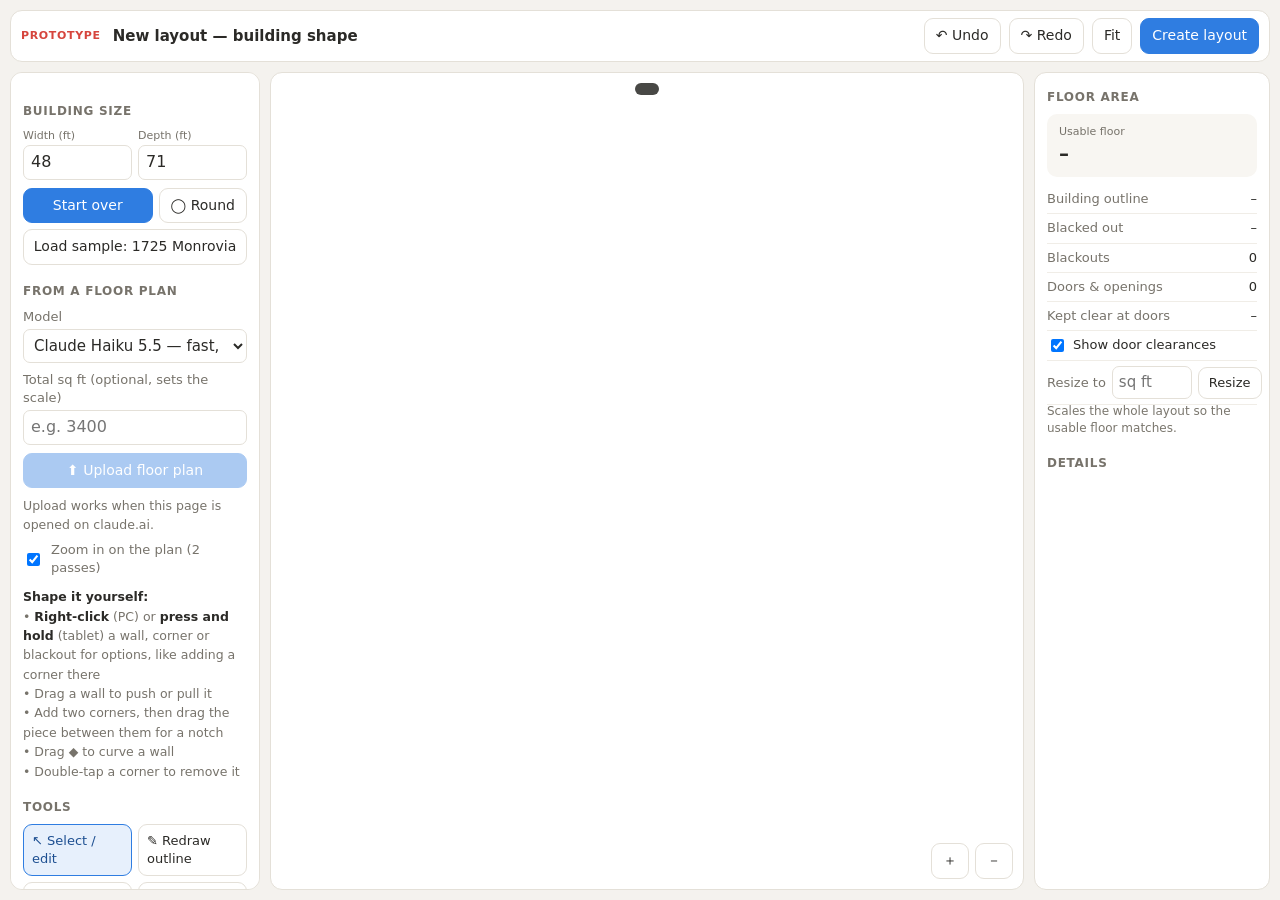
<file: prototypes/floorplan/fork/editor.html>
<!DOCTYPE html>
<html lang="en">
<head>
<meta charset="utf-8">
<meta name="viewport" content="width=device-width, initial-scale=1, maximum-scale=1">
<title>New layout — shape & blackouts (prototype)</title>
<style>
:root{--bg:#f4f2ee;--panel:#fff;--line:#e4e0d8;--ink:#2b2a27;--mut:#77736b;--ac:#2f7de1;--acs:#e7f0fc;--bk:#3a3936;--red:#d6453d}
*{box-sizing:border-box}
html,body{margin:0;height:100%;overflow:hidden;background:var(--bg);color:var(--ink);font:14px/1.4 system-ui,-apple-system,"Segoe UI",sans-serif;-webkit-tap-highlight-color:transparent}
html{color-scheme:light}
button,input,select{font:inherit;color:inherit}
input,select,option,textarea{background-color:#fff;color:#2b2a27}
input{font-size:16px}
.app{display:grid;grid-template-columns:250px 1fr 236px;grid-template-rows:52px 1fr;height:100%;gap:10px;padding:10px}
.top{grid-column:1/4;display:flex;align-items:center;gap:8px;background:var(--panel);border:1px solid var(--line);border-radius:12px;padding:0 10px}
.top h1{font-size:15px;font-weight:600;margin:0 auto 0 4px}
.tag{font-size:11px;letter-spacing:.06em;color:var(--red);font-weight:600}
.btn{border:1px solid var(--line);background:#fff;border-radius:9px;padding:7px 11px;cursor:pointer;display:inline-flex;align-items:center;gap:6px;white-space:nowrap}
.btn:hover{background:#f8f6f2}
.btn.pri{background:var(--ac);border-color:var(--ac);color:#fff}
.btn.red{color:var(--red)}
.btn:disabled{opacity:.4;cursor:default}
.pane{background:var(--panel);border:1px solid var(--line);border-radius:12px;overflow:auto;padding:12px}
.pane h2{font-size:12px;letter-spacing:.06em;text-transform:uppercase;color:var(--mut);margin:4px 0 8px;font-weight:600}
.pane h2:not(:first-child){margin-top:18px}
.tiles{display:grid;grid-template-columns:repeat(3,1fr);gap:6px}
.tile{border:1px solid var(--line);border-radius:9px;background:#fff;padding:6px 2px 4px;cursor:pointer;display:flex;flex-direction:column;align-items:center;gap:2px;font-size:11px;color:var(--mut)}
.tile svg{width:34px;height:30px}
.tile.on{border-color:var(--ac);background:var(--acs);color:#1d4f91}
.tile.on svg path{fill:#bcd5f6;stroke:#1d4f91}
.fields{display:grid;grid-template-columns:1fr 1fr;gap:6px;margin-top:10px}
.fields label{font-size:11px;color:var(--mut);display:flex;flex-direction:column;gap:2px}
.fields input{width:100%;border:1px solid var(--line);border-radius:7px;padding:5px 7px}
.tools{display:grid;grid-template-columns:1fr 1fr;gap:6px}
.tool{border:1px solid var(--line);border-radius:9px;background:#fff;padding:7px 8px;cursor:pointer;text-align:left;font-size:13px}
.tool.on{border-color:var(--ac);background:var(--acs);color:#1d4f91}
.tool.bk.on{border-color:var(--bk);background:#ecebe8;color:var(--bk)}
.opt{display:flex;align-items:center;gap:8px;margin-top:8px;font-size:13px;color:var(--mut)}
.stage{position:relative;background:var(--panel);border:1px solid var(--line);border-radius:12px;overflow:hidden;touch-action:none}
#sv{width:100%;height:100%;display:block;user-select:none;-webkit-user-select:none;-webkit-touch-callout:none}
.wallhit:hover{stroke:rgba(47,125,225,.18)}
.ring{position:absolute;width:46px;height:46px;margin:-23px 0 0 -23px;border-radius:50%;border:3px solid #2f7de1;opacity:0;transform:scale(.3);pointer-events:none}
.ring.go{animation:hold .5s linear forwards}
@keyframes hold{0%{opacity:.2;transform:scale(.3)}100%{opacity:.9;transform:scale(1)}}
.cmenu{position:absolute;display:none;flex-direction:column;min-width:190px;background:#fff;border:1px solid var(--line);border-radius:12px;box-shadow:0 10px 30px rgba(0,0,0,.14);padding:5px;z-index:5}
.cmenu.on{display:flex}
.cmenu button{border:0;background:none;text-align:left;padding:9px 11px;border-radius:8px;cursor:pointer;font-size:14px}
.cmenu button:hover{background:#f3f1ec}
.cmenu .dz{color:var(--red)}
.pv{position:fixed;inset:0;background:rgba(30,29,27,.55);display:none;align-items:center;justify-content:center;z-index:20;padding:18px}
.pv.on{display:flex}
.pvbox{background:#fff;border-radius:14px;width:min(1100px,100%);height:100%;display:flex;flex-direction:column;overflow:hidden}
.pvhead{display:flex;justify-content:space-between;align-items:center;gap:10px;padding:10px 12px;border-bottom:1px solid var(--line)}
.pvmeta{font-size:12px;color:var(--mut)}
.pvbody{flex:1;overflow:auto;background:#f1efea;padding:14px;text-align:center}
.pvbody img,.pvbody canvas{display:block;margin:0 auto 14px;background:#fff;box-shadow:0 1px 4px rgba(0,0,0,.12)}
.hint{position:absolute;left:50%;top:10px;transform:translateX(-50%);background:rgba(43,42,39,.86);color:#fff;font-size:12.5px;padding:6px 12px;border-radius:20px;pointer-events:none;white-space:nowrap;max-width:94%;overflow:hidden;text-overflow:ellipsis}
.fab{position:absolute;right:10px;bottom:10px;display:flex;gap:6px}
.stat{background:#f8f6f2;border-radius:10px;padding:10px 12px;margin-bottom:8px}
.stat .k{font-size:11px;color:var(--mut)}
.stat .v{font-size:20px;font-weight:600}
.row{display:flex;justify-content:space-between;font-size:13px;padding:5px 0;border-bottom:1px solid #f0ede7}
.row span:first-child{color:var(--mut)}
.insp label{display:block;font-size:11px;color:var(--mut);margin:10px 0 3px}
.insp .ln{display:flex;gap:6px;flex-wrap:wrap}
.insp input{flex:1;min-width:0;border:1px solid var(--line);border-radius:7px;padding:5px 7px}
.insp .btn{padding:6px 9px;font-size:13px}
.empty{color:var(--mut);font-size:13px;line-height:1.55}
.empty b{color:var(--ink);font-weight:600}
.toast{position:fixed;left:50%;bottom:22px;transform:translateX(-50%) translateY(20px);opacity:0;background:var(--ink);color:#fff;padding:9px 16px;border-radius:10px;font-size:13px;transition:.25s;pointer-events:none;z-index:9}
.toast.on{opacity:1;transform:translateX(-50%)}
@media (max-width:900px){.app{grid-template-columns:1fr;grid-template-rows:52px auto 55vh auto;height:auto;min-height:100%}html,body{overflow:auto}.top{grid-column:1}}

#steps{display:flex;gap:4px;background:#f3f2ee;border-radius:10px;padding:4px;margin:0 8px}
#steps button{font:inherit;font-size:13px;border:0;background:transparent;padding:7px 12px;border-radius:7px;color:#4a4943;cursor:pointer;white-space:nowrap}
#steps button[aria-current=page]{background:#2f6fd6;color:#fff;font-weight:600}
#zleft,#zright{display:none;flex-direction:column;gap:10px}
body.st-spaces .zpL>*:not(#zleft),body.st-layout .zpL>*:not(#zleft),body.st-spaces .zpR>*:not(#zright),body.st-layout .zpR>*:not(#zright){display:none!important}
body.st-spaces #zleft,body.st-layout #zleft,body.st-spaces #zright,body.st-layout #zright{display:flex}
#zleft h2{margin:6px 0 0;font-size:11px;letter-spacing:.08em;text-transform:uppercase;color:#6b6960}
#zleft .btn.on{border-color:#2f7de1;background:#eaf1fd;color:#1d4f91}
.zseg{display:grid;grid-template-columns:repeat(2,minmax(0,1fr));gap:4px;background:#f3f2ee;padding:4px;border-radius:9px}
.zseg button{font:inherit;font-size:13px;padding:9px 4px;border:0;border-radius:7px;background:transparent;color:#4a4943;cursor:pointer}
.zseg button[aria-pressed=true]{background:#fff;color:#1d4f91;font-weight:600;box-shadow:0 1px 2px rgba(0,0,0,.12)}
.zhelp,.zmuted{font-size:12.5px;color:#6b6960;line-height:1.45;margin:0}
.zrow{display:flex;gap:12px;align-items:center;flex-wrap:wrap}.zsm{font-size:13px;color:#4a4943;display:flex;gap:6px;align-items:center}
.zsm select{font:inherit;font-size:13px;padding:4px 6px;border:1px solid #d9d6ce;border-radius:6px;background:#fff;color:#26251f}
.ztypes{display:flex;flex-direction:column;gap:2px}
.ztypes button,.zlist button{font:inherit;font-size:13.5px;display:flex;align-items:center;gap:9px;padding:7px 9px;border-radius:8px;border:1px solid transparent;background:transparent;color:#26251f;text-align:left;cursor:pointer}
.ztypes button:hover,.zlist button:hover{background:#f5f4f0}
.ztypes button[aria-pressed=true],.zlist button[aria-pressed=true]{border-color:#2f7de1;background:#eaf1fd;color:#1d4f91;font-weight:600}
.zsw{width:14px;height:14px;flex:0 0 14px;border-radius:4px}
.zcard{background:#fff;border:1px solid #e4e2dc;border-radius:12px;padding:14px;display:flex;flex-direction:column;gap:9px}
.zlab{font-size:11px;font-weight:600;letter-spacing:.08em;color:#6b6960}.zbig{font-size:26px;font-weight:700;color:#26251f}
.zstats{display:grid;grid-template-columns:1fr auto;gap:5px 10px;font-size:13px;color:#4a4943}.zstats b{color:#26251f;text-align:right}
.zbar{display:flex;height:9px;border-radius:5px;overflow:hidden;background:#ece9e2}
.zlist{display:flex;flex-direction:column;gap:2px;max-height:240px;overflow:auto}.zlist .zn{flex:1;min-width:0;overflow:hidden;text-overflow:ellipsis;white-space:nowrap}.zlist .za{font-size:12px;color:#6b6960;font-weight:400}
.zfl{display:flex;flex-direction:column;gap:4px;font-size:12px;color:#6b6960}
.zfl input,.zfl select{font:inherit;font-size:14px;color:#26251f;padding:8px 9px;border:1px solid #d9d6ce;border-radius:8px;background:#fff}
#z-name{font-weight:600;font-size:15px}
.zchk{display:flex;align-items:center;gap:8px;font-size:13.5px;color:#26251f}.zchk span{margin-left:auto;font-size:11.5px;color:#6b6960}.zchk input{width:17px;height:17px;margin:0}
.zbanner{font-size:12.5px;color:#1f3d75;background:#eef3fd;border-radius:8px;padding:9px 10px;line-height:1.45;display:flex;flex-direction:column;gap:7px;align-items:flex-start}
.zdel{color:#b42336!important;border-color:#e3b4bb!important;align-self:flex-start}

#l-q{font:inherit;font-size:14px;padding:8px 10px;border:1px solid #d9d6ce;border-radius:8px;background:#fff;color:#26251f}
#l-cats{display:flex;flex-direction:column;gap:4px;overflow:auto;min-height:0}
.lcat summary{display:flex;align-items:center;gap:8px;font-size:13.5px;font-weight:600;padding:7px 4px;cursor:pointer;list-style:none;color:#26251f}
.lcat summary::-webkit-details-marker{display:none}.lcat summary .za{margin-left:auto;font-weight:400;font-size:12px;color:#6b6960}
.lpi{font:inherit;font-size:13px;display:flex;gap:8px;justify-content:space-between;align-items:baseline;width:100%;text-align:left;padding:6px 8px 6px 26px;border:1px solid transparent;border-radius:7px;background:transparent;color:#26251f;cursor:pointer}
.lpi:hover{background:#f5f4f0}.lpi.on{border-color:#2f7de1;background:#eaf1fd;color:#1d4f91;font-weight:600}.lpi.nofit{color:#8f8b82}.lpi .za{font-size:12px;color:#6b6960;white-space:nowrap}
.lwarn{font-size:12.5px;color:#9b2c2c;background:#fdecec;border-radius:8px;padding:8px 10px;line-height:1.4}
.lsize{display:grid;grid-template-columns:1fr 1fr auto;gap:8px;align-items:end}.lsize input{width:100%;box-sizing:border-box}
.lrow{display:flex;gap:8px;flex-wrap:wrap}
.lcirc{display:flex;flex-direction:column;gap:6px}.lcirc div{display:grid;grid-template-columns:1fr auto;font-size:13px;color:#26251f}.lcirc em{font-style:normal;color:#6b6960;font-size:12px}.lcirc small{grid-column:1/-1;color:#6b6960;font-size:12px}
.lz{display:flex;flex-direction:column;gap:6px}.lz div{display:flex;align-items:center;gap:8px;font-size:13px}.lz .zn{flex:1;min-width:0;overflow:hidden;text-overflow:ellipsis;white-space:nowrap}.lz .za{font-size:12px;color:#6b6960}
.lalert summary{font-size:13px;font-weight:600;color:#8a4a0e;cursor:pointer}.lalert p{font-size:12.5px;color:#4a4943;line-height:1.45;margin:6px 0 0}
body.st-layout #zleft{min-height:0;overflow:hidden}
:root{--accent:#2f7de1;--bad:#d6453d;--muted:#77736b}
.chip{position:fixed;z-index:50;pointer-events:none;background:#fff;border:1px solid #c9c4b8;border-radius:8px;padding:7px 10px;box-shadow:0 10px 30px rgba(0,0,0,.18);font-size:12px;transform:translate(-50%,-60%) rotate(-3deg) scale(1.03);transition:transform .08s;white-space:nowrap}
.chip b{font-weight:600}.chip span{color:var(--muted);margin-left:6px}
body.dragging,body.dragging *{cursor:grabbing!important}
.pi.lift{background:#e7eefc}
#zleft .lq{display:flex;gap:8px;padding:10px 14px;border-bottom:1px solid var(--line)}
#zleft .lq input{flex:1;min-width:0;border:1px solid var(--line);border-radius:8px;padding:9px 10px;font-size:14px;outline:none}
#zleft .lq input:focus{border-color:var(--accent)}
.lsec{border-bottom:1px solid #f0eee9}
.lsh{display:flex;align-items:center;gap:8px;width:100%;background:none;border:0;padding:13px 6px 11px;font:inherit;font-weight:700;font-size:14px;color:#2b2a27;cursor:pointer;text-align:left}
.lsh i{width:8px;height:8px;border-radius:50%;flex:none}.lsh .lsn{flex:1;min-width:0;white-space:nowrap;overflow:hidden;text-overflow:ellipsis}
.lsh .lct{font-weight:600;font-size:11.5px;color:#8a857a;background:#f3f1ec;border-radius:99px;padding:1px 7px}
.lsh .lchev{color:#8a857a;transition:transform .2s}.lsec.open .lchev{transform:rotate(90deg)}
.lgrid{display:grid;grid-template-columns:1fr 1fr;gap:10px;padding:0 2px 12px}
.lcard{aspect-ratio:1;border-radius:14px;background:#fff;border:1px solid #e6e3dc;box-shadow:0 2px 6px rgba(40,36,28,.06);display:flex;flex-direction:column;padding:8px 8px 7px;box-sizing:border-box;position:relative;overflow:hidden;cursor:grab;user-select:none;-webkit-user-select:none;-webkit-touch-callout:none;touch-action:pan-y;transition:opacity .15s,transform .15s}
.lcard:before{content:'';position:absolute;left:0;right:0;top:0;height:4px;background:var(--c)}
.lcard:hover{border-color:#cfd9ef}
.lcard .lgrip{position:absolute;top:9px;right:8px;width:6px;height:10px;background-image:radial-gradient(circle,#c4bfb3 1.1px,transparent 1.3px);background-size:3px 3.3px}
.lcard .lart{flex:1;min-height:0;padding:6px 14px 0}.lcard .lart svg{width:100%;height:100%;display:block}
.lcard .lnm{font-size:12px;font-weight:600;color:#2b2a27;line-height:1.2;max-height:2.4em;overflow:hidden;margin-top:4px}
.lcard .lnm em{font-style:normal;font-size:9.5px;font-weight:700;color:#1f4fbf;background:#eef3fd;border-radius:4px;padding:0 4px;margin-left:4px;vertical-align:1px}
.lcard .lbdg{display:flex;gap:4px;margin-top:4px}.lcard .lbdg span{font-size:10.5px;font-weight:600;background:#f3f1ec;color:#6b675e;padding:2px 6px;border-radius:6px;white-space:nowrap}.lcard .lbdg .p{background:#fff4d6;color:#8a6200}
.lcard.lift{opacity:.35}
.chip.cardchip{padding:0;border:0;background:none;box-shadow:none;transition:none}
.chip.cardchip .lcard{transform:scale(1.05);border:1.5px solid #2f6fed;box-shadow:0 14px 28px rgba(40,36,28,.22);opacity:1}
body.touch .lcard{touch-action:pan-y}
.chip.cardchip{overflow:visible}
.cardchip .hang{position:absolute;left:0;top:0;width:0;height:0;transform-origin:0 0}
.cardchip .lcard{transition:transform .2s cubic-bezier(.3,1.5,.5,1),opacity .16s}
.cardchip.onc .lcard{transform:scale(.6,.12)!important;opacity:0}
.cardchip .hbox{position:absolute;left:0;top:10px;box-sizing:border-box;background:#e8e5de;border:1.5px solid #9d988c;box-shadow:0 14px 24px rgba(40,36,28,.24),0 2px 5px rgba(40,36,28,.14);display:flex;align-items:center;justify-content:center;text-align:center;color:#3d3b36;font-weight:600;line-height:1.1;padding:2px;overflow:hidden;
 opacity:0;transform:scale(.35,1.5);transform-origin:50% 0;transition:opacity .1s,transform .34s cubic-bezier(.34,1.9,.5,1),width .12s,height .12s}
.cardchip .hbox span{display:-webkit-box;-webkit-line-clamp:3;-webkit-box-orient:vertical;overflow:hidden}
.cardchip.onc .hbox{opacity:.95;transform:scale(1);transition-delay:.06s,.06s,0s,0s}
.cardchip .hbox.bad{border-color:var(--bad);background:#f6e3df}
.cardchip.drop .hang{transition:transform .085s ease-out}.cardchip.drop .hbox{transition:left .14s ease-in,top .14s ease-in,box-shadow .14s;box-shadow:0 1px 2px rgba(40,36,28,.2)}
.cardchip.home{transition:left .3s cubic-bezier(.3,.8,.4,1),top .3s cubic-bezier(.3,.8,.4,1),opacity .3s;opacity:.4}.cardchip.home .hang{transition:transform .2s}
.cardchip .hbox.art{background:none;border:0;box-shadow:none;padding:0;overflow:visible;filter:drop-shadow(0 12px 14px rgba(40,36,28,.28)) drop-shadow(0 2px 3px rgba(40,36,28,.16))}
.cardchip .hbox.art svg{width:100%;height:100%;display:block}
.cardchip .hbox.art.bad{background:rgba(214,69,69,.12);outline:2px solid var(--bad);outline-offset:1px;border-radius:4px}
.cardchip.drop .hbox.art{filter:drop-shadow(0 1px 1px rgba(40,36,28,.2))}
.lcard,.lcard *{-webkit-user-drag:none;-webkit-user-select:none;user-select:none;-webkit-touch-callout:none}
.lcard *{touch-action:pan-y}
.cardchip .rope,.cardchip .hook{display:none}
.cardchip.tch .rope{display:block;position:absolute;left:-1px;top:9px;width:2px;height:63px;background:#6b675e;border-radius:1px;transform-origin:50% 0;transform:scaleY(0);transition:transform .22s cubic-bezier(.3,1.4,.5,1)}
.cardchip.tch.onc .rope{transform:scaleY(1)}
.cardchip.tch .hook{display:block;position:absolute;left:-12px;top:-12px;width:24px;height:24px;box-sizing:border-box;border-radius:50%;border:3px solid #2f6fed;background:rgba(255,255,255,.85);box-shadow:0 2px 6px rgba(0,0,0,.25);transform:scale(0);transition:transform .2s cubic-bezier(.3,1.6,.5,1)}
.cardchip.tch.onc .hook{transform:scale(1)}
.cardchip.drop .rope,.cardchip.drop .hook,.cardchip.home .rope,.cardchip.home .hook{opacity:0;transition:opacity .1s}
.poof{position:fixed;z-index:45;pointer-events:none}.poof svg{position:absolute;left:0;top:0;overflow:visible}
.poof .sp{opacity:0;transform-box:fill-box;transform-origin:center;animation:smoke .56s cubic-bezier(.2,.7,.3,1) forwards}
@keyframes smoke{0%{opacity:0;transform:scale(.4)}12%{opacity:var(--o,.8)}100%{opacity:0;transform:translate(var(--x),var(--y)) scale(var(--s1,1.6)) rotate(var(--r,0deg))}}
.dshadow{position:fixed;z-index:44;pointer-events:none;border-radius:6px;background:rgba(40,30,10,.38);filter:blur(14px);opacity:.15;transform:scale(1.35);transition:transform .155s cubic-bezier(.5,0,.9,.6),opacity .155s,filter .155s}
.dshadow.on{transform:scale(1.02);opacity:.55;filter:blur(4px)}.dshadow.off{opacity:0;transition:opacity .18s}
.cardchip.drop .hbox{transition:left .155s cubic-bezier(.5,0,.9,.6),top .155s cubic-bezier(.5,0,.9,.6),box-shadow .155s,filter .155s!important}
.lcard.sel{border-color:var(--accent);box-shadow:0 0 0 2px var(--accent),0 4px 12px rgba(47,111,237,.18)}
.dhint{display:flex;align-items:center;justify-content:center;gap:10px;padding:10px 14px;border-bottom:1px solid var(--line);font-size:13px;color:#6b675e;user-select:none}
.dhint .cd{flex:none;width:26px;height:26px;border-radius:6px;border:1.5px solid #e6e3dc;border-top:4px solid #b9b4a8;background:#fff;box-shadow:0 2px 4px rgba(0,0,0,.08);transform:rotate(-6deg);box-sizing:border-box}
.dhint .ar{flex:none;color:#2f6fed;font-size:16px;letter-spacing:-2px;white-space:nowrap}
.dhint .rm{flex:none;width:34px;height:24px;border:2px solid #2b2a27;border-radius:3px;background:#faf9f6;position:relative;box-sizing:border-box}
.dhint .rm:after{content:'';position:absolute;right:4px;bottom:3px;width:9px;height:8px;border:1.5px dashed #3f8a4f;border-radius:2px;background:rgba(63,138,79,.15)}
.lcard .lbdg .rz{background:#eef3fd!important;color:#2f6fed!important}
#zleft .lgrid{gap:8px}
.lcard.nofit{opacity:.55}.lcard.nofit:hover{opacity:.8}
.lcard .lbdg .wt{background:#e6f1fb;color:#17607a}
.lcard{cursor:grab}
#zleft .dhint{border:0;padding:4px 0 6px;font-size:12px}
#l-cats{margin:0 -4px}
.lbig{display:flex;flex-direction:column;gap:6px;align-items:flex-start}.lbig .lart{width:120px;height:96px;align-self:center}.lbig .lart svg{width:100%;height:100%}
#zright .irow{display:flex;justify-content:space-between;align-items:baseline;gap:12px;padding:7px 0;border-bottom:1px solid #f0ede6;font-size:13.5px}
#zright .irow span{color:var(--muted)}#zright .irow b{color:#2b2a27;font-weight:600;font-variant-numeric:tabular-nums;white-space:nowrap}#zright .irow b.wrap{white-space:normal;text-align:right}
#zright .isec{margin:12px 0 2px;font-size:11px;font-weight:700;letter-spacing:.08em;text-transform:uppercase;color:#8a857a}
#zright .icirc{padding:8px 10px;margin:4px 0;background:#f8f7f3;border:1px solid #efece5;border-radius:10px}#zright .ic1{font-size:13.5px}#zright .ict{font-weight:600}#zright .ict em{font-style:normal;font-weight:500;color:#8a857a;margin-left:4px}#zright .ic2{font-size:12px;color:#6b675e;margin-top:3px}
#zright .inote{font-size:12.5px;color:#4a4943;background:#f8f7f3;border-radius:8px;padding:8px 10px;line-height:1.45;margin-top:6px}
#zright .iwarn{font-size:12.5px;color:#7a3d0b;background:#fdf1e7;border:1px solid #f0cfae;border-radius:8px;padding:8px 10px;line-height:1.45;margin-top:6px}
.opop{animation:opop .32s cubic-bezier(.3,1.6,.5,1)}@keyframes opop{0%{transform:scale(.92)}60%{transform:scale(1.04)}100%{transform:scale(1)}}
</style>
</head>
<body>
<div class="app">
  <div class="top">
    <span class="tag">PROTOTYPE</span>
    <h1>New layout — building shape</h1>
    <button class="btn" id="undo" title="Undo">↶ Undo</button>
    <button class="btn" id="redo" title="Redo">↷ Redo</button>
    <button class="btn" id="viewplan" style="display:none" title="View the attached floor plan">📄 Floor plan</button>
    <button class="btn" id="fit">Fit</button>
    <button class="btn pri" id="create">Create layout</button>
  </div>

  <div class="pane" id="left">
    <div id="testbox" style="display:none;border:2px solid #e8a33d;border-radius:10px;padding:10px;margin-bottom:12px;background:#fffaf0">
      <b style="font-size:13px">Test set (Haiku)</b>
      <div style="display:flex;gap:6px;margin-top:6px"><button class="btn pri" id="t-run" style="flex:1;justify-content:center">Run test set</button><button class="btn" id="t-copy">Copy</button></div>
      <div id="t-out" style="font-size:12px;margin-top:8px;white-space:pre-wrap;font-family:ui-monospace,Menlo,monospace;line-height:1.35"></div>
    </div>
    <h2>Building size</h2>
    <div class="fields" style="margin-top:0">
      <label>Width (ft)<input type="number" id="w0" min="5" step="1" value="100"></label>
      <label>Depth (ft)<input type="number" id="d0" min="5" step="1" value="80"></label>
    </div>
    <div style="margin-top:8px;display:flex;gap:6px"><button class="btn pri" id="start" style="flex:1;justify-content:center">Start over</button><button class="btn" id="mkround" title="Turn the building into a circle">◯ Round</button></div>
    <button class="btn" id="sample" style="width:100%;justify-content:center;margin-top:6px">Load sample: 1725 Monrovia</button>
    <h2>From a floor plan</h2>
    <div id="ai-box">
      <label class="opt" style="margin-top:0;flex-direction:column;align-items:stretch;gap:3px">Model
        <select id="ai-model" style="font-size:15px;padding:6px;border:1px solid var(--line);border-radius:7px;background:#fff">
          <option value="haiku" selected>Claude Haiku 5.5 — fast, cheap</option>
          <option value="opus">Claude Opus 5.5 — try harder</option>
        </select></label>
      <label class="opt" style="flex-direction:column;align-items:stretch;gap:3px">Total sq ft (optional, sets the scale)
        <input id="ai-sqft" type="number" min="1" placeholder="e.g. 3400" style="border:1px solid var(--line);border-radius:7px;padding:5px 7px"></label>
      <label class="opt" id="ai-pagewrap" style="display:none;flex-direction:column;align-items:stretch;gap:3px">PDF page to read
        <span style="display:flex;gap:6px"><input id="ai-page" type="number" min="1" value="1" style="flex:1;border:1px solid var(--line);border-radius:7px;padding:5px 7px"><button class="btn" id="ai-reread">Read this page</button></span></label>
      <div style="display:flex;gap:6px;margin-top:8px"><button class="btn pri" id="ai-up" style="flex:1;justify-content:center">⬆ Upload floor plan</button><button class="btn" id="ai-stop" style="display:none">Stop</button></div>
      <input type="file" id="ai-file" accept="image/png,image/jpeg,image/webp,image/gif,application/pdf,.pdf" hidden>
      <div id="ai-status" class="empty" style="margin-top:8px;font-size:12.5px"></div>
      <label class="opt" style="margin-top:6px"><input type="checkbox" id="ai-zoom" checked> Zoom in on the plan (2 passes)</label>
      <label class="opt" id="ai-tracewrap" style="display:none"><input type="checkbox" id="ai-trace"> Show plan image behind</label>
    </div>
    <div class="empty" style="margin-top:10px;font-size:12.5px"><b>Shape it yourself:</b><br>• <b>Right-click</b> (PC) or <b>press and hold</b> (tablet) a wall, corner or blackout for options, like adding a corner there<br>• Drag a wall to push or pull it<br>• Add two corners, then drag the piece between them for a notch<br>• Drag ◆ to curve a wall<br>• Double-tap a corner to remove it</div>

    <h2>Tools</h2>
    <div class="tools">
      <button class="tool on" data-t="select">↖ Select / edit</button>
      <button class="tool" data-t="draw">✎ Redraw outline</button>
      <button class="tool" data-t="iwall">▤ Interior wall</button>
      <button class="tool" data-t="door">🚪 Door</button>
    </div>
    <h2>Blackout</h2>
    <div class="tools">
      <button class="tool bk" data-t="box">▭ Box</button>
      <button class="tool bk" data-t="column">▪ Column</button>
      <button class="tool bk" data-t="circle">◯ Circle</button>
      <button class="tool bk" data-t="free">◺ Freeform</button>
      <button class="tool bk" data-t="fill">▦ Fill room</button>
    </div>
    <div class="opt" id="dooropt" style="display:none;flex-wrap:wrap">Type
      <select id="dtype" style="font-size:15px;padding:4px;border:1px solid var(--line);border-radius:7px;background:#fff"><option value="door">Door</option><option value="double">Double door</option><option value="rollup">Roll-up door</option><option value="opening">Opening (no door)</option></select>
      <input id="dwidth" type="number" min="1" step="0.5" value="3" style="width:56px;border:1px solid var(--line);border-radius:7px;padding:3px 6px"> ft wide</div>
    <div class="opt" id="colopt" style="display:none">Column
      <input id="colsz" type="number" min="0.5" step="0.5" value="1" style="width:56px;border:1px solid var(--line);border-radius:7px;padding:3px 6px"> ft
      <label style="display:flex;align-items:center;gap:4px"><input type="checkbox" id="colround"> round</label>
    </div>
    <h2>Snapping</h2>
    <label class="opt"><input type="checkbox" id="snapang" checked> Snap walls to 45°</label>
    <label class="opt"><input type="checkbox" id="snapgrid" checked> Snap to 1 ft grid</label>
  </div>

  <div class="stage" id="stage">
    <svg id="sv"></svg>
    <div class="hint" id="hint"></div>
    <div class="fab"><button class="btn" id="zin">＋</button><button class="btn" id="zout">－</button></div>
  </div>

  <div class="pane">
    <h2>Floor area</h2>
    <div class="stat"><div class="k">Usable floor</div><div class="v" id="a-use">–</div></div>
    <div class="row"><span>Building outline</span><span id="a-out">–</span></div>
    <div class="row"><span>Blacked out</span><span id="a-blk">–</span></div>
    <div class="row"><span>Blackouts</span><span id="a-n">0</span></div>
    <div class="row"><span>Doors & openings</span><span id="a-doors">0</span></div>
    <div class="row"><span>Kept clear at doors</span><span id="a-clr">–</span></div>
    <label class="row" style="justify-content:flex-start;gap:6px;cursor:pointer"><input type="checkbox" id="clr" checked> Show door clearances</label>
    <div class="row" style="gap:6px;align-items:center"><span style="white-space:nowrap">Resize to</span><input id="rs-sq" type="number" min="1" placeholder="sq ft" style="width:80px;font-size:15px;padding:5px 6px;border:1px solid var(--line);border-radius:7px"><button class="btn" id="rs-go" style="padding:6px 10px">Resize</button></div>
    <div style="font-size:12px;color:#7a766d;margin:-2px 0 6px">Scales the whole layout so the usable floor matches.</div>
    <h2>Details</h2>
    <div class="insp" id="insp"></div>
  </div>
</div>
<div class="pv" id="pv"><div class="pvbox">
  <div class="pvhead"><div><b id="pv-name">Floor plan</b><div id="pv-meta" class="pvmeta"></div></div>
   <div style="display:flex;gap:6px;align-items:center"><button class="btn" id="pv-zout">－</button><button class="btn" id="pv-fit">Fit</button><button class="btn" id="pv-zin">＋</button><button class="btn red" id="pv-del">Remove</button><button class="btn pri" id="pv-close">Close</button></div></div>
  <div class="pvbody" id="pv-body"></div></div></div>
<div class="toast" id="toast"></div>

<script>
(function(){
"use strict";
var $=function(s){return document.querySelector(s)};
var sv=$('#sv'),stage=$('#stage');

/* ---------- state ---------- */
// A shape is {id,label,pts:[{x,y,b}]}, b = signed sagitta (ft) of the wall from this corner to the next.
var S={outline:null,blk:[],walls:[],marks:[],doors:[],zones:[],objs:[],nid:1,wid:1000,did:1,zid:1,oid:1};var trace=null;
var tool='select',sel=null,view={s:6,ox:40,oy:40};
var hist=[],fut=[];

/* ---------- geometry ---------- */
function sub(a,b){return {x:a.x-b.x,y:a.y-b.y}}
function len(v){return Math.hypot(v.x,v.y)}
function nrm(p,q){var c=len(sub(q,p))||1;return {x:-(q.y-p.y)/c,y:(q.x-p.x)/c}}
function mid(p,q){return {x:(p.x+q.x)/2,y:(p.y+q.y)/2}}
function arc(p,q,s){var c=len(sub(q,p));if(Math.abs(s)<1e-6||c<1e-9)return null;var r=(s*s+c*c/4)/(2*Math.abs(s)),n=nrm(p,q),m=mid(p,q),sg=s>0?1:-1;
 return {r:r,apex:{x:m.x+n.x*s,y:m.y+n.y*s},c:{x:m.x-n.x*sg*(r-Math.abs(s)),y:m.y-n.y*sg*(r-Math.abs(s))},large:Math.abs(s)>c/2+1e-9,sweep:s>0?0:1}}
function apexOf(p,q,s){var n=nrm(p,q),m=mid(p,q);return {x:m.x+n.x*s,y:m.y+n.y*s}}
function flatEdge(p,q,s){var a=arc(p,q,s);if(!a)return [p];var a0=Math.atan2(p.y-a.c.y,p.x-a.c.x),a1=Math.atan2(q.y-a.c.y,q.x-a.c.x),am=Math.atan2(a.apex.y-a.c.y,a.apex.x-a.c.x);
 function norm(t){while(t<0)t+=2*Math.PI;while(t>=2*Math.PI)t-=2*Math.PI;return t}
 var ccw=norm(a1-a0),dm=norm(am-a0),sweep=dm<=ccw?ccw:ccw-2*Math.PI,n=Math.max(6,Math.ceil(Math.abs(sweep)/(Math.PI/36))),out=[];
 for(var i=0;i<n;i++){var t=a0+sweep*i/n;out.push({x:a.c.x+a.r*Math.cos(t),y:a.c.y+a.r*Math.sin(t)})}return out}
function flat(pts){var o=[];for(var i=0;i<pts.length;i++){var p=pts[i],q=pts[(i+1)%pts.length];o=o.concat(flatEdge(p,q,p.b||0))}return o}
function sarea(f){var a=0;for(var i=0;i<f.length;i++){var p=f[i],q=f[(i+1)%f.length];a+=p.x*q.y-q.x*p.y}return a/2}
function inPoly(f,x,y){var c=false;for(var i=0,j=f.length-1;i<f.length;j=i++){var a=f[i],b=f[j];if((a.y>y)!==(b.y>y)&&x<(b.x-a.x)*(y-a.y)/(b.y-a.y)+a.x)c=!c}return c}
function bbox(f){var x0=1e9,y0=1e9,x1=-1e9,y1=-1e9;f.forEach(function(p){x0=Math.min(x0,p.x);y0=Math.min(y0,p.y);x1=Math.max(x1,p.x);y1=Math.max(y1,p.y)});return {x0:x0,y0:y0,x1:x1,y1:y1}}
// keep every shape clockwise on screen, so a negative sagitta always bulges outward
function normalize(pts){var f=flat(pts);if(sarea(f)>=0)return pts;var n=pts.length,r=[];for(var k=0;k<n;k++){var o=pts[n-1-k];r.push({x:o.x,y:o.y,b:-(pts[(n-2-k+n)%n].b||0)})}return r}
function P(x,y,b){return {x:x,y:y,b:b||0}}
function cp(o){return JSON.parse(JSON.stringify(o))}

function rectPts(W,D){return [P(0,0),P(W,0),P(W,D),P(0,D)]}
$('#start').onclick=function(){clearPlan();S.doors=[];var W=Math.max(5,+$('#w0').value||100),D=Math.max(5,+$('#d0').value||80);push();S.outline={id:0,label:'Building',pts:rectPts(W,D)};sel=null;fitView();render();toast('Started a '+W+' × '+D+' ft building')};
$('#mkround').onclick=function(){var b=S.outline?bbox(flat(S.outline.pts)):{x0:0,y0:0,x1:100,y1:80},dm=Math.round(Math.min(b.x1-b.x0,b.y1-b.y0)),r=dm/2;push();S.outline={id:0,label:'Building',pts:[P(b.x0,b.y0+r,-r),P(b.x0+dm,b.y0+r,-r)]};sel=null;fitView();render();toast('Round building, Ø '+dm+' ft')};

/* ---------- fillet / chamfer / edits ---------- */
function fillet(pts,i,r,cut,open){if(open&&(i===0||i===pts.length-1))return {err:'The ends of a wall can\'t be rounded.'};var n=pts.length,V=pts[i],Pp=pts[(i-1+n)%n],N=pts[(i+1)%n];
 if(Math.abs(Pp.b||0)>1e-6||Math.abs(V.b||0)>1e-6)return {err:'Only corners between two straight walls can be rounded or cut.'};
 var u1=sub(Pp,V),u2=sub(N,V),l1=len(u1),l2=len(u2);u1={x:u1.x/l1,y:u1.y/l1};u2={x:u2.x/l2,y:u2.y/l2};
 var th=Math.acos(Math.max(-1,Math.min(1,u1.x*u2.x+u1.y*u2.y)));if(th<1e-3||th>Math.PI-1e-3)return {err:'That corner is already straight.'};
 var d=cut?r:r/Math.tan(th/2);if(d>=l1-1e-6||d>=l2-1e-6)return {err:'Too big for the walls on either side. Try a smaller size.'};
 var T1={x:V.x+u1.x*d,y:V.y+u1.y*d,b:0},T2={x:V.x+u2.x*d,y:V.y+u2.y*d,b:0};
 if(!cut){var ph=Math.PI-th,mag=r*(1-Math.cos(ph/2)),m=mid(T1,T2),nv=nrm(T1,T2),toV=(V.x-m.x)*nv.x+(V.y-m.y)*nv.y;T1.b=toV>0?mag:-mag}
 var out=pts.slice(0,i).concat([T1,T2],pts.slice(i+1));return {pts:out}}
function splitEdge(pts,i){var n=pts.length,p=pts[i],q=pts[(i+1)%n],s=p.b||0,a=arc(p,q,s),ins;
 if(!a){ins=Object.assign(mid(p,q),{b:0});p=Object.assign({},p);}
 else{ins=Object.assign({},a.apex);var hc=len(sub(a.apex,p))/2,sh=a.r-Math.sqrt(Math.max(0,a.r*a.r-hc*hc)),sg=s>0?1:-1;p=Object.assign({},p,{b:sg*sh});ins.b=sg*sh}
 var o=pts.slice();o[i]=p;o.splice(i+1,0,ins);return o}
function wallLen(p,q,s){var a=arc(p,q,s),c=len(sub(q,p));if(!a)return c;var half=Math.asin(Math.min(1,c/(2*a.r)));var ang=a.large?2*Math.PI-2*half:2*half;return a.r*ang}

/* ---------- history ---------- */
function snap(){return JSON.stringify({o:S.outline,b:S.blk,w:S.walls,m:S.marks,d:S.doors,z:S.zones||[],zi:S.zid||1,ob:S.objs||[],oi:S.oid||1,g:S.orig||null,k:!!S.lock})}
function push(){hist.push(snap());if(hist.length>80)hist.shift();fut=[];btns()}
function restore(j){var o=JSON.parse(j);S.outline=o.o;S.blk=o.b;S.walls=o.w||[];S.marks=o.m||[];S.doors=o.d||[];S.zones=o.z||[];S.zid=o.zi||S.zid||1;S.objs=o.ob||[];S.oid=o.oi||S.oid||1;if(typeof lSel!=='undefined'&&lSel&&!oById(lSel))lSel=null;if(typeof zSel!=='undefined'&&zSel&&!zById(zSel)){zSel=null;zAdd=null}S.orig=o.g||null;S.lock=!!o.k;sel=null;render();shapeUI()}
$('#undo').onclick=function(){if(!hist.length)return;fut.push(snap());restore(hist.pop());btns()};
$('#redo').onclick=function(){if(!fut.length)return;hist.push(snap());restore(fut.pop());btns()};
function btns(){$('#undo').disabled=!hist.length;$('#redo').disabled=!fut.length}

/* ---------- view ---------- */
function X(x){return x*view.s+view.ox}function Y(y){return y*view.s+view.oy}
function toFt(e){var r=sv.getBoundingClientRect();return {x:(e.clientX-r.left-view.ox)/view.s,y:(e.clientY-r.top-view.oy)/view.s}}
function fitView(){var r=sv.getBoundingClientRect(),f=S.outline?flat(S.outline.pts):[{x:0,y:0},{x:100,y:80}],b=bbox(f),w=Math.max(10,b.x1-b.x0),h=Math.max(10,b.y1-b.y0),pad=56;
 view.s=Math.max(.5,Math.min((r.width-pad*2)/w,(r.height-pad*2-20)/h));view.ox=(r.width-w*view.s)/2-b.x0*view.s;view.oy=(r.height-h*view.s)/2-b.y0*view.s+10}
function zoomAt(k,cx,cy){var r=sv.getBoundingClientRect();if(cx==null){cx=r.width/2;cy=r.height/2}var ns=Math.max(.5,Math.min(80,view.s*k));view.ox=cx-(cx-view.ox)*ns/view.s;view.oy=cy-(cy-view.oy)*ns/view.s;view.s=ns;render()}
$('#fit').onclick=function(){fitView();render()};$('#zin').onclick=function(){zoomAt(1.25)};$('#zout').onclick=function(){zoomAt(.8)};
sv.addEventListener('wheel',function(e){e.preventDefault();var r=sv.getBoundingClientRect();zoomAt(e.deltaY<0?1.12:1/1.12,e.clientX-r.left,e.clientY-r.top)},{passive:false});

/* ---------- snapping ---------- */
function sg(v){return $('#snapgrid').checked?Math.round(v):Math.round(v*10)/10}
function sp(p){return {x:sg(p.x),y:sg(p.y)}}
function snapFrom(from,p){var q=sp(p);if(!from||!$('#snapang').checked)return q;var dx=p.x-from.x,dy=p.y-from.y,L=Math.hypot(dx,dy);if(L<.5)return q;
 var a=Math.atan2(dy,dx),k=Math.round(a/(Math.PI/4))*(Math.PI/4);if(Math.abs(a-k)>Math.PI/22)return q;var Ls=$('#snapgrid').checked?Math.round(L):L;return {x:from.x+Math.cos(k)*Ls,y:from.y+Math.sin(k)*Ls}}

/* ---------- interior wall drawing: straight first, then line up ---------- */
var FREE=false;document.addEventListener('pointermove',function(e){FREE=e.shiftKey||e.altKey},true);document.addEventListener('pointerdown',function(e){FREE=e.shiftKey||e.altKey},true);
function crs(a,b){return a.x*b.y-a.y*b.x}
// every straight piece of every wall (curved walls cut into short pieces)
function hostSegs(){var o=[];hostsFor(null).forEach(function(h){for(var i=0;i<NE(h);i++){var p=h.pts[i],q=h.pts[(i+1)%h.pts.length];if(Math.abs(p.b||0)>1e-6){var m=24,pr=p;for(var j=1;j<=m;j++){var c=ptOnEdge(h,i,j/m);o.push([pr,c]);pr=c}}else o.push([p,q])}});return o}
function guidePts(){var o=[];hostsFor(null).forEach(function(h){h.pts.forEach(function(q){o.push(q)})});if(draft&&draft.pts)draft.pts.forEach(function(q){o.push(q)});return o}
// the closest corner/wall end that lines up with v on one axis
function alignTo(v,axis,tol,skip){var best=null;guidePts().forEach(function(q){if(skip&&Math.abs(q.x-skip.x)<1e-6&&Math.abs(q.y-skip.y)<1e-6)return;var d=Math.abs((axis==='x'?q.x:q.y)-v);if(d<=tol&&(!best||d<best.d))best={d:d,v:axis==='x'?q.x:q.y,q:q}});return best}
// a new wall can't run along inside an existing one: it has to start at that wall's end or head off at an angle
function runEnd(pt,wu,sgn){var cur={x:pt.x,y:pt.y},guard=0,moved=true;while(moved&&guard++<50){moved=false;hostSegs().some(function(sg){var A=sg[0],B=sg[1],w=sub(B,A),lw=len(w);if(lw<.3)return false;var v={x:w.x/lw,y:w.y/lw};if(Math.abs(crs(v,wu))>.02)return false;
  [[A,B],[B,A]].forEach(function(e){if(moved)return;var P=e[0],Q=e[1];if(Math.abs(P.x-cur.x)<.05&&Math.abs(P.y-cur.y)<.05){var dq=sub(Q,P);if((dq.x*wu.x+dq.y*wu.y)*sgn>.3){cur={x:Q.x,y:Q.y};moved=true}}});return moved})}return cur}
function overlapFix(from,r){var d=sub(r,from),L=len(d);if(L<.3)return r;var u={x:d.x/L,y:d.y/L},res=r;
 hostSegs().some(function(sg){var A=sg[0],B=sg[1],w=sub(B,A),lw=len(w);if(lw<.3)return false;var wu={x:w.x/lw,y:w.y/lw};if(Math.abs(crs(u,wu))>.02)return false;
  if(Math.abs(crs(sub(from,A),wu))>.15)return false;
  var t0=(from.x-A.x)*wu.x+(from.y-A.y)*wu.y,t1=(r.x-A.x)*wu.x+(r.y-A.y)*wu.y,lo=Math.max(Math.min(t0,t1),0),hi=Math.min(Math.max(t0,t1),lw);if(hi-lo<.3)return false;
  if(!(t0>.15&&t0<lw-.15)){var stopT=t0<=.15?0:lw;if(Math.abs(stopT-t0)<.3){res={x:r.x,y:r.y,bad:true,guides:[]};return true}
   res={x:A.x+wu.x*stopT,y:A.y+wu.y*stopT,mag:1,host:true,guides:[]};return true}
  var sgn=t1>t0?1:-1,end=runEnd({x:A.x+wu.x*(sgn>0?lw:0),y:A.y+wu.y*(sgn>0?lw:0)},wu,sgn),past=((r.x-end.x)*wu.x+(r.y-end.y)*wu.y)*sgn;
  if(past>.3&&draft&&draft.pts.length===1){res=Object.assign({},r,{restart:end});return true}
  res={x:r.x,y:r.y,bad:true,guides:[]};return true});
 return res}
function wallPick(from,p){var r0=wallPick0(from,p);if(!from||FREE||r0.close)return r0;return overlapFix(from,r0)}
function wallPick0(from,p){var tol=10/view.s,hit=14/view.s;
 // Shift / Alt: the old free behaviour
 if(FREE){var hf=nearestHost(p,null,12/view.s);if(hf)return {x:hf.pt.x,y:hf.pt.y,mag:1,host:true,guides:[]};var qf=sp(p);return {x:qf.x,y:qf.y,guides:[]}}
 if(!from){var h0=nearestHost(p,null,12/view.s);if(h0)return {x:h0.pt.x,y:h0.pt.y,mag:1,host:true,guides:[]};
  var q=sp(p),g=[],gx=alignTo(p.x,'x',tol),gy=alignTo(p.y,'y',tol);if(gx){q.x=gx.v;g.push({axis:'x',v:gx.v,q:gx.q})}if(gy){q.y=gy.v;g.push({axis:'y',v:gy.v,q:gy.q})}return {x:q.x,y:q.y,guides:g}}
 var dx=p.x-from.x,dy=p.y-from.y,L0=Math.hypot(dx,dy);if(L0<.3)return {x:from.x,y:from.y,guides:[]};
 // back to where this wall started: close the room and finish (wins over the angle snap)
 if(draft&&draft.pts.length>=3){var f0=draft.pts[0];if(Math.hypot(X(p.x)-X(f0.x),Y(p.y)-Y(f0.y))<=16)return {x:f0.x,y:f0.y,mag:1,host:true,close:true,guides:[]}}
 // magnetic angles: pulled to straight within 8° (or 14 px off the line, so short walls snap too), to 45° within 4° (7 px), otherwise the wall follows the cursor
 var a=Math.atan2(dy,dx),D=Math.PI/180,k90=Math.round(a/(Math.PI/2))*(Math.PI/2),k45=Math.round(a/(Math.PI/4))*(Math.PI/4),off90=L0*Math.abs(Math.sin(a-k90))*view.s,off45=L0*Math.abs(Math.sin(a-k45))*view.s,k=(Math.abs(a-k90)<=8*D||off90<=14)?k90:((Math.abs(a-k45)<=4*D||off45<=7)?k45:a),v={x:Math.cos(k),y:Math.sin(k)};if(Math.abs(v.x)<1e-9)v.x=0;if(Math.abs(v.y)<1e-9)v.y=0;
 var L=dx*v.x+dy*v.y;if(L<.3)L=.3;
 // 1) aiming at a wall: run straight into it and stop there (a T-joint), never bend toward a corner
 var best=null,own=[];if(draft&&draft.pts)for(var di=0;di<draft.pts.length-2;di++)own.push([draft.pts[di],draft.pts[di+1]]);hostSegs().concat(own).forEach(function(sg2){var A=sg2[0],w=sub(sg2[1],A),den=crs(v,w);if(Math.abs(den)<1e-9)return;var af=sub(A,from),t=crs(af,w)/den,s2=crs(af,v)/den;if(s2<-1e-3||s2>1+1e-3||t<.3)return;var d=Math.abs(t-L);if(!best||d<best.d)best={d:d,t:t}});
 if(best&&best.d<=hit)return {x:from.x+v.x*best.t,y:from.y+v.y*best.t,mag:1,host:true,guides:[]};
 // 2) line the end up with another corner or wall end (pink guide)
 var gb=null;[['x',v.x],['y',v.y]].forEach(function(ax){if(Math.abs(ax[1])<.1)return;var end=ax[0]==='x'?from.x+v.x*L:from.y+v.y*L,g2=alignTo(end,ax[0],tol,from);if(!g2)return;var t2=((g2.v-(ax[0]==='x'?from.x:from.y))/ax[1]);if(t2<.3)return;if(!gb||g2.d<gb.d)gb={d:g2.d,t:t2,g:{axis:ax[0],v:g2.v,q:g2.q}}});
 if(gb)return {x:from.x+v.x*gb.t,y:from.y+v.y*gb.t,guides:[gb.g]};
 var Ls=$('#snapgrid').checked?Math.max(1,Math.round(L)):Math.round(L*10)/10;return {x:from.x+v.x*Ls,y:from.y+v.y*Ls,guides:[]}}

/* ---------- Fill: click inside a closed room to mark all of it unusable ---------- */
function fillSegs(){if(typeof hostSegs==='function')return hostSegs();var o=[];[S.outline].concat(S.walls).forEach(function(h){if(!h)return;for(var i=0;i<NE(h);i++){var p=h.pts[i],q=h.pts[(i+1)%h.pts.length];if(Math.abs(p.b||0)>1e-6){var pr=p;for(var j=1;j<=24;j++){var c=ptOnEdge(h,i,j/24);o.push([pr,c]);pr=c}}else o.push([p,q])}});return o}
function fillRoom(p){if(!S.outline)return;if(!insideOK(p)){toast('Click inside the building.');return}
 var ob=bbox(flat(S.outline.pts)),r=.25,pad=1,x0=ob.x0-pad,y0=ob.y0-pad,W=Math.ceil((ob.x1-ob.x0+2*pad)/r),H=Math.ceil((ob.y1-ob.y0+2*pad)/r),N=W*H,wall=new Uint8Array(N),rad=.3;
 // walls drawn onto a fine grid (doors sit on walls, so a doorway doesn't leave a gap)
 fillSegs().forEach(function(sg){var a=sg[0],b=sg[1],L=len(sub(b,a)),n=Math.max(1,Math.ceil(L/(r/2)));for(var k=0;k<=n;k++){var x=a.x+(b.x-a.x)*k/n,y=a.y+(b.y-a.y)*k/n,i0=Math.floor((x-rad-x0)/r),i1=Math.floor((x+rad-x0)/r),j0=Math.floor((y-rad-y0)/r),j1=Math.floor((y+rad-y0)/r);
  for(var i=i0;i<=i1;i++)for(var j=j0;j<=j1;j++){if(i<0||j<0||i>=W||j>=H)continue;if(Math.hypot(x0+(i+.5)*r-x,y0+(j+.5)*r-y)<=rad+r*.5)wall[j*W+i]=1}}});
 var si=Math.floor((p.x-x0)/r),sj=Math.floor((p.y-y0)/r);if(si<0||sj<0||si>=W||sj>=H)return;if(wall[sj*W+si]){toast('Click inside the room, not on a wall.');return}
 var fillm=new Uint8Array(N),st=[sj*W+si],cnt=0;fillm[sj*W+si]=1;
 while(st.length){var c=st.pop(),ci=c%W,cj=(c-ci)/W;cnt++;[[1,0],[-1,0],[0,1],[0,-1]].forEach(function(d){var ni=ci+d[0],nj=cj+d[1];if(ni<0||nj<0||ni>=W||nj>=H)return;var nn=nj*W+ni;if(!fillm[nn]&&!wall[nn]){fillm[nn]=1;st.push(nn)}})}
 var oa=Math.abs(sarea(flat(S.outline.pts)));if(cnt*r*r>.6*oa){toast('That space isn\'t closed in by walls, so it would fill most of the building.');return}
 // grow into the walls up to their middle, so the area matches the room
 var m=new Uint8Array(fillm);for(var g=0;g<2;g++){var m2=new Uint8Array(m);for(var c2=0;c2<N;c2++){if(m[c2]||!wall[c2])continue;var i2=c2%W,j2=(c2-i2)/W;var hit=false;for(var di=-1;di<=1&&!hit;di++)for(var dj=-1;dj<=1;dj++){var ii=i2+di,jj=j2+dj;if(ii>=0&&jj>=0&&ii<W&&jj<H&&m[jj*W+ii]){hit=true;break}}if(hit)m2[c2]=1}m=m2}
 // trace the outline of the filled cells
 var nx={};function key(i,j){return i+','+j}function add(a,b){(nx[key(a[0],a[1])]=nx[key(a[0],a[1])]||[]).push(b)}
 function on(i,j){return i>=0&&j>=0&&i<W&&j<H&&m[j*W+i]}
 for(var j=0;j<H;j++)for(var i=0;i<W;i++){if(!m[j*W+i])continue;if(!on(i,j-1))add([i,j],[i+1,j]);if(!on(i+1,j))add([i+1,j],[i+1,j+1]);if(!on(i,j+1))add([i+1,j+1],[i,j+1]);if(!on(i-1,j))add([i,j+1],[i,j])}
 var best=null;Object.keys(nx).forEach(function(k0){while(nx[k0]&&nx[k0].length){var loop=[],cur=k0.split(',').map(Number),guard=0;while(guard++<200000){loop.push(cur);var l=nx[key(cur[0],cur[1])];if(!l||!l.length)break;var nxt=l.pop();cur=nxt;if(key(cur[0],cur[1])===k0)break}
  var ar=0;for(var q=0;q<loop.length;q++){var A=loop[q],B=loop[(q+1)%loop.length];ar+=A[0]*B[1]-B[0]*A[1]}if(!best||Math.abs(ar)>best.a)best={a:Math.abs(ar),l:loop}}});
 if(!best||best.l.length<4)return;
 var pts=best.l.map(function(c){return {x:x0+c[0]*r,y:y0+c[1]*r}});
 // straighten: drop points in a straight run, then smooth the stair-steps of angled walls
 function simp(P0,tol){if(P0.length<3)return P0;var a=P0[0],b=P0[P0.length-1],mi=-1,md=0;for(var k=1;k<P0.length-1;k++){var d=distSeg(P0[k],a,b);if(d>md){md=d;mi=k}}if(md<=tol)return [a,b];return simp(P0.slice(0,mi+1),tol).slice(0,-1).concat(simp(P0.slice(mi),tol))}
 function distSeg(q,a,b){var ab=sub(b,a),L2=ab.x*ab.x+ab.y*ab.y;if(L2<1e-12)return len(sub(q,a));var t=Math.max(0,Math.min(1,((q.x-a.x)*ab.x+(q.y-a.y)*ab.y)/L2));return len(sub(q,{x:a.x+ab.x*t,y:a.y+ab.y*t}))}
 var far=0,fi=0;pts.forEach(function(q,k){var d=len(sub(q,pts[0]));if(d>far){far=d;fi=k}});
 var s1=simp(pts.slice(0,fi+1),.35),s2=simp(pts.slice(fi).concat([pts[0]]),.35),poly=s1.slice(0,-1).concat(s2.slice(0,-1));
 poly=poly.map(function(q){return {x:Math.round(q.x*20)/20,y:Math.round(q.y*20)/20}});
 if(poly.length<3)return;
 // name it after the room label inside, if there is one
 var lab='';(S.marks||[]).forEach(function(mk){if(lab||mk.kind!=='room')return;var mi2=Math.floor((mk.x-x0)/r),mj=Math.floor((mk.y-y0)/r);if(mi2>=0&&mj>=0&&mi2<W&&mj<H&&fillm[mj*W+mi2])lab=mk.t});
 push();S.blk.push({id:S.nid++,label:lab,pts:normalize(poly.map(function(q){return P(q.x,q.y)}))});var nb=S.blk[S.blk.length-1];sel={id:nb.id,kind:'shape'};render();
 toast((lab?lab+' marked':'Room marked')+' unusable · about '+Math.round(Math.abs(sarea(flat(nb.pts)))).toLocaleString()+' sq ft')}

/*ZONES*/
var ZHINT={zsel:'Click a zone to select it · drag its corners or ◆ to reshape · drag empty floor to move around',zroom:'Click inside a room to make it a zone',zrect:'Click one corner, then the opposite corner',zpoly:'Click each corner · click the first point or press Enter to finish',zbrush:'Drag to paint · stops at walls (Shift paints through) · Alt takes space from other zones',zview:'Drag objects from the left onto a zone · pick up placed objects to move them · R rotates'};
/* ---------- render ---------- */
function d(pts,open){var s='M'+X(pts[0].x)+' '+Y(pts[0].y);for(var i=0;i<pts.length-(open?1:0);i++){var p=pts[i],q=pts[(i+1)%pts.length],a=arc(p,q,p.b||0);
 s+=a?' A'+(a.r*view.s)+' '+(a.r*view.s)+' 0 '+(a.large?1:0)+' '+a.sweep+' '+X(q.x)+' '+Y(q.y):' L'+X(q.x)+' '+Y(q.y)}return open?s:s+'Z'}
function fmt(v){return (Math.round(v*10)/10).toLocaleString()}
function shapeById(id){if(id===0)return S.outline;return (id>=1000?S.walls:S.blk).filter(function(b){return b.id===id})[0]}
function NE(sh){return sh.open?sh.pts.length-1:sh.pts.length}
function nz(sh,pts){return sh.open?pts:normalize(pts)}
function grid(){var r=sv.getBoundingClientRect(),x0=-view.ox/view.s,x1=(r.width-view.ox)/view.s,y0=-view.oy/view.s,y1=(r.height-view.oy)/view.s,g='',st=view.s>=7?1:view.s>=2.5?5:10;
 for(var x=Math.floor(x0/st)*st;x<=x1;x+=st){var maj=x%10===0;g+='<line x1="'+X(x)+'" y1="0" x2="'+X(x)+'" y2="'+r.height+'" stroke="'+(maj?'#dcd8cf':'#ece9e3')+'" stroke-width="'+(maj?1:.6)+'"/>'}
 for(var y=Math.floor(y0/st)*st;y<=y1;y+=st){var mj=y%10===0;g+='<line x1="0" y1="'+Y(y)+'" x2="'+r.width+'" y2="'+Y(y)+'" stroke="'+(mj?'#dcd8cf':'#ece9e3')+'" stroke-width="'+(mj?1:.6)+'"/>'}return g}
function labels(sh,col){var h='',pts=sh.pts,n=pts.length;for(var i=0;i<NE(sh);i++){var p=pts[i],q=pts[(i+1)%n],s=p.b||0,a=arc(p,q,s),nv=nrm(p,q),ap=apexOf(p,q,s),off=(14+Math.abs(nv.x)*20)/view.s,
 lx=X(ap.x-nv.x*off*(s<=0?1:-1)),ly=Y(ap.y-nv.y*off*(s<=0?1:-1)),txt=a?'R '+fmt(a.r)+' ft':fmt(len(sub(q,p)))+' ft';if(len(sub(q,p))*view.s<36&&!a)continue;
 h+='<text x="'+lx+'" y="'+(ly+4)+'" text-anchor="middle" font-size="11.5" fill="'+col+'" paint-order="stroke" stroke="#fff" stroke-width="3" style="pointer-events:none">'+txt+'</text>'}return h}
function handles(sh,hitOnly){var h='',pts=sh.pts,n=pts.length,isO=sh.id===0;for(var w=0;w<NE(sh);w++){var wp=pts[w],wq=pts[(w+1)%n],wa=arc(wp,wq,wp.b||0),wd=wa?'M'+X(wp.x)+' '+Y(wp.y)+' A'+(wa.r*view.s)+' '+(wa.r*view.s)+' 0 '+(wa.large?1:0)+' '+wa.sweep+' '+X(wq.x)+' '+Y(wq.y):'M'+X(wp.x)+' '+Y(wp.y)+' L'+X(wq.x)+' '+Y(wq.y);h+='<path data-h="wall" data-id="'+sh.id+'" data-i="'+w+'" d="'+wd+'" fill="none" stroke="rgba(47,125,225,0)" stroke-width="22" style="cursor:'+(wa?'copy':'ns-resize')+'" class="wallhit"/>'}if(hitOnly)return h;for(var i=0;i<NE(sh);i++){var p=pts[i],q=pts[(i+1)%n],ap=apexOf(p,q,p.b||0),on=sel&&sel.id===sh.id&&sel.kind==='edge'&&sel.i===i;
 h+='<rect data-h="edge" data-id="'+sh.id+'" data-i="'+i+'" x="'+(X(ap.x)-6)+'" y="'+(Y(ap.y)-6)+'" width="12" height="12" rx="2" transform="rotate(45 '+X(ap.x)+' '+Y(ap.y)+')" fill="'+(on?'#2f7de1':'#fff')+'" stroke="#2f7de1" stroke-width="2" style="cursor:grab"/>'}
 for(var j=0;j<n;j++){var v=pts[j],von=sel&&sel.id===sh.id&&sel.kind==='vertex'&&sel.i===j;h+='<circle data-h="vertex" data-id="'+sh.id+'" data-i="'+j+'" cx="'+X(v.x)+'" cy="'+Y(v.y)+'" r="7" fill="'+(von?'#2f7de1':'#fff')+'" stroke="'+(isO?'#2f7de1':'#3a3936')+'" stroke-width="2.5" style="cursor:move"/>'}return h}
var draft=null,cursor=null;
/* ---------- rule: interior walls stay inside the building ---------- */
function outlineFlat(){return S.outline?flat(S.outline.pts):null}
function distToOutline(q,f){var best=Infinity;for(var i=0;i<f.length;i++){var a=f[i],b=f[(i+1)%f.length],ab=sub(b,a),L2=ab.x*ab.x+ab.y*ab.y||1,t=Math.max(0,Math.min(1,((q.x-a.x)*ab.x+(q.y-a.y)*ab.y)/L2)),d=Math.hypot(q.x-a.x-ab.x*t,q.y-a.y-ab.y*t);if(d<best)best=d}return best}
function insideOK(q,f){f=f||outlineFlat();return !f||inPoly(f,q.x,q.y)||distToOutline(q,f)<.2}
function segInside(a,b,f){f=f||outlineFlat();if(!f)return true;var L=len(sub(b,a)),m=Math.max(1,Math.ceil(L/.5));for(var j=0;j<=m;j++)if(!insideOK({x:a.x+(b.x-a.x)*j/m,y:a.y+(b.y-a.y)*j/m},f))return false;return true}
function wallsInside(){var f=outlineFlat();if(!f)return true;return S.walls.every(function(w){for(var k=1;k<w.pts.length;k++)if(!segInside(w.pts[k-1],w.pts[k],f))return false;return true})}
function onOutline(q){var f=outlineFlat(),best=null;for(var i=0;i<f.length;i++){var a=f[i],b=f[(i+1)%f.length],ab=sub(b,a),L2=ab.x*ab.x+ab.y*ab.y||1,t=Math.max(0,Math.min(1,((q.x-a.x)*ab.x+(q.y-a.y)*ab.y)/L2)),c={x:a.x+ab.x*t,y:a.y+ab.y*t},d=len(sub(c,q));if(!best||d<best.d)best={d:d,pt:c}}return best?best.pt:q}
var outWarnT=0;function warnOut(){var n=Date.now();if(n-outWarnT>2500){outWarnT=n;toast('Interior walls have to stay inside the building.')}}
function render(){resolveJoints(drag&&drag.sh&&drag.sh.open&&(drag.kind==='vertex'||drag.kind==='wall')?drag.sh:null);
 if(drag&&drag._keep){var kp=drag._keep;drag._keep=null;if(!wallsInside()){if(drag.sh)drag.sh.pts=kp.sh;S.walls.forEach(function(w,i){if(kp.w[i])w.pts=kp.w[i]});if(S.outline&&kp.o)S.outline.pts=kp.o;resolveJoints(drag.sh&&drag.sh.open?drag.sh:null);warnOut()}}var r=sv.getBoundingClientRect(),h='<defs><pattern id="hz" width="9" height="9" patternUnits="userSpaceOnUse" patternTransform="rotate(45)"><line x1="0" y1="0" x2="0" y2="9" stroke="#d9d5cc" stroke-width="3"/></pattern><pattern id="clrh" width="7" height="7" patternUnits="userSpaceOnUse" patternTransform="rotate(45)"><line x1="0" y1="0" x2="0" y2="7" stroke="#d99a3a" stroke-width="1.6" opacity=".55"/></pattern><clipPath id="oc"><path d="'+(S.outline?d(S.outline.pts):'')+'"/></clipPath></defs>';
 h+='<rect width="'+r.width+'" height="'+r.height+'" fill="url(#hz)" data-bg="1"/>';
 if(S.outline){h+='<path d="'+d(S.outline.pts)+'" fill="#fff" data-shape="0"/><g clip-path="url(#oc)" style="pointer-events:none">'+grid()+'</g>'}else h+=grid();
 if(trace&&$('#ai-trace').checked)h+='<image href="'+trace.url+'" x="'+X(trace.x)+'" y="'+Y(trace.y)+'" width="'+trace.w*view.s+'" height="'+trace.h*view.s+'" opacity=".35" preserveAspectRatio="none" style="pointer-events:none"/>';
 h+=zonesSvg();
 S.blk.forEach(function(b){if(S.outline)h+='<path d="'+d(b.pts)+'" fill="#3a3936" opacity=".22" style="pointer-events:none"/>'});
 S.blk.forEach(function(b){var on=sel&&sel.id===b.id,c=bbox(flat(b.pts));h+='<path d="'+d(b.pts)+'" fill="#3a3936" fill-opacity=".6" '+(S.outline?'clip-path="url(#oc)" ':'')+(on?'stroke="#2f7de1" stroke-width="2.5"':'')+' data-shape="'+b.id+'" style="cursor:'+(tool==='select'?'move':'crosshair')+'"/>';
  var w=(c.x1-c.x0)*view.s,hh=(c.y1-c.y0)*view.s;if(b.label&&w>44&&hh>18)h+='<text x="'+X((c.x0+c.x1)/2)+'" y="'+(Y((c.y0+c.y1)/2)+4)+'" text-anchor="middle" font-size="11.5" fill="#dedad2" style="pointer-events:none">'+esc(b.label)+'</text>'});
 h+=clearSvg();
 h+=objsSvg();
 S.walls.forEach(function(w){var on=sel&&sel.id===w.id,whole=on&&(sel.kind==='shape'||w.pts.length<=2);h+='<path d="'+d(w.pts,true)+'" fill="none" stroke="'+(whole?'#2f7de1':on?'#7f9fd6':'#55524c')+'" stroke-width="'+Math.max(3,(w.thick||.5)*view.s)+'" stroke-linecap="butt" stroke-linejoin="miter" style="pointer-events:none"/>';if(on&&!whole&&sel.kind==='edge'&&w.pts[sel.i+1]){var sp0=w.pts[sel.i],sq0=w.pts[sel.i+1],sa=arc(sp0,sq0,sp0.b||0);h+='<path d="'+(sa?'M'+X(sp0.x)+' '+Y(sp0.y)+' A'+(sa.r*view.s)+' '+(sa.r*view.s)+' 0 '+(sa.large?1:0)+' '+sa.sweep+' '+X(sq0.x)+' '+Y(sq0.y):'M'+X(sp0.x)+' '+Y(sp0.y)+' L'+X(sq0.x)+' '+Y(sq0.y))+'" fill="none" stroke="#2f7de1" stroke-width="'+Math.max(4,(w.thick||.5)*view.s+2)+'" stroke-linecap="butt" style="pointer-events:none"/>'}
  if(tool==='select'&&!on)for(var k=0;k<w.pts.length-1;k++){var p0=w.pts[k],q0=w.pts[k+1],aa=arc(p0,q0,p0.b||0);h+='<path data-h="wall" data-id="'+w.id+'" data-i="'+k+'" d="M'+X(p0.x)+' '+Y(p0.y)+(aa?' A'+(aa.r*view.s)+' '+(aa.r*view.s)+' 0 '+(aa.large?1:0)+' '+aa.sweep+' ':' L')+X(q0.x)+' '+Y(q0.y)+'" fill="none" stroke="rgba(47,125,225,0)" stroke-width="18" class="wallhit" style="cursor:pointer"/>'}});
 // two interior walls that meet end to end: fill the outside of the corner (flat wall ends leave a notch there)
 (function(){var ends=[];S.walls.forEach(function(w){var n=w.pts.length;if(n<2)return;[[w.pts[0],w.pts[1]],[w.pts[n-1],w.pts[n-2]]].forEach(function(e){ends.push({w:w,p:e[0],q:e[1]})})});
  ends.forEach(function(e,i){var meet=ends.some(function(f,j){if(j===i||f.w===e.w&&f.p===e.p)return false;if(Math.abs(f.p.x-e.p.x)>.05||Math.abs(f.p.y-e.p.y)>.05)return false;var u=sub(e.q,e.p),v=sub(f.q,f.p),lu=len(u)||1,lv=len(v)||1;return Math.abs((u.x*v.x+u.y*v.y)/(lu*lv))<.999});if(!meet)return;
   var u=sub(e.q,e.p),L=len(u)||1,t=Math.max(3,(e.w.thick||.5)*view.s)/2;u={x:u.x/L,y:u.y/L};var nx=-u.y,ny=u.x,cx=X(e.p.x),cy=Y(e.p.y),pts=[[-1,-1],[1,-1],[1,1],[-1,1]].map(function(c){return (cx+u.x*c[0]*t+nx*c[1]*t)+','+(cy+u.y*c[0]*t+ny*c[1]*t)}).join(' ');
   h+='<polygon points="'+pts+'" fill="'+(sel&&sel.id===e.w.id&&(sel.kind==='shape'||e.w.pts.length<=2)?'#2f7de1':'#55524c')+'" style="pointer-events:none"/>'})})();
 (S.marks||[]).forEach(function(m,mi){if(m.kind==='room')return;var door=m.kind==='door';h+=(door?'<rect data-h="mark" data-i="'+mi+'" x="'+(X(m.x)-8)+'" y="'+(Y(m.y)-8)+'" width="16" height="16" rx="3" fill="#e8a33d" stroke="#fff" stroke-width="3" style="cursor:pointer"/>':'')+'<text x="'+X(m.x)+'" y="'+(Y(m.y)+(door?18:4))+'" text-anchor="middle" font-size="'+(door?10.5:12.5)+'" fill="'+(door?'#8a5a12':'#1d4f91')+'" paint-order="stroke" stroke="#fff" stroke-width="3" style="pointer-events:none">'+esc(m.t)+'</text>'});
 if(S.outline){h+='<path d="'+d(S.outline.pts)+'" fill="none" stroke="#2b2a27" stroke-width="3" style="pointer-events:none"/>';h+=labels(S.outline,'#1d4f91')}
 if(sel&&sel.id&&shapeById(sel.id))h+=labels(shapeById(sel.id),'#3a3936');
 if(tool==='select'){if(S.outline)h+=handles(S.outline,!(sel&&sel.id===0));if(sel&&sel.id&&shapeById(sel.id))h+=handles(shapeById(sel.id))}
 h+=doorsSvg();
 if(S.orig&&S.outline&&outlineChanged())h+='<path d="'+d(S.orig)+'" fill="none" stroke="#8a867c" stroke-width="1.5" stroke-dasharray="6 5" opacity=".7" style="pointer-events:none"/>';
 h+=assistSvg();if(!drag)setTimeout(shapeUI,0);
 if(draft)h+=draftSvg();else if(tool==='iwall'&&cursor){h+=wallGuides();if(cursor.mag)h+='<circle cx="'+X(cursor.x)+'" cy="'+Y(cursor.y)+'" r="9" fill="none" stroke="#2f7de1" stroke-width="2.5"/>'}
 h+=zOverlaySvg();
 sv.innerHTML=h;areas();inspector();hint();persistSoon();zPanels()}
function wallGuides(){if(!cursor||!cursor.guides||!cursor.guides.length)return '';var h='',r=sv.getBoundingClientRect();
 cursor.guides.forEach(function(g){if(g.axis==='x')h+='<line x1="'+X(g.v)+'" y1="0" x2="'+X(g.v)+'" y2="'+r.height+'" stroke="#e8458b" stroke-width="1" stroke-dasharray="5 4" style="pointer-events:none"/>';else h+='<line x1="0" y1="'+Y(g.v)+'" x2="'+r.width+'" y2="'+Y(g.v)+'" stroke="#e8458b" stroke-width="1" stroke-dasharray="5 4" style="pointer-events:none"/>';
  if(g.q)h+='<circle cx="'+X(g.q.x)+'" cy="'+Y(g.q.y)+'" r="4" fill="#e8458b" style="pointer-events:none"/>'});
 h+='<circle cx="'+X(cursor.x)+'" cy="'+Y(cursor.y)+'" r="4" fill="#fff" stroke="#e8458b" stroke-width="2" style="pointer-events:none"/>';return h}
function draftSvg(){var h='',pts=draft.pts,c=draft.blk?'#3a3936':'#2f7de1';
 if(draft.type==='wall'){h+=wallGuides();var al=(cursor&&cursor.restart&&pts.length===1?[cursor.restart]:pts).concat(cursor?[cursor]:[]),ws='';al.forEach(function(p,i){ws+=(i?'L':'M')+X(p.x)+' '+Y(p.y)});h+='<path d="'+ws+'" fill="none" stroke="'+(cursor&&cursor.bad?'#d64545':'#55524c')+'" stroke-width="'+Math.max(3,.5*view.s)+'" opacity=".8"/>';
  pts.forEach(function(p){h+='<circle cx="'+X(p.x)+'" cy="'+Y(p.y)+'" r="5" fill="#fff" stroke="#55524c" stroke-width="2.5"/>'});
  if(cursor&&cursor.mag)h+='<circle cx="'+X(cursor.x)+'" cy="'+Y(cursor.y)+'" r="9" fill="none" stroke="#2f7de1" stroke-width="2.5"/>';
  if(cursor&&pts.length){var wl=pts[pts.length-1],wm=mid(wl,cursor);h+='<text x="'+X(wm.x)+'" y="'+(Y(wm.y)-10)+'" text-anchor="middle" font-size="12" fill="#3a3936" paint-order="stroke" stroke="#fff" stroke-width="3">'+fmt(len(sub(cursor,wl)))+' ft</text>'}
  return h}
 if(draft.type==='poly'){var all=pts.concat(cursor?[cursor]:[]),s='';all.forEach(function(p,i){s+=(i?'L':'M')+X(p.x)+' '+Y(p.y)});h+='<path d="'+s+'" fill="'+(draft.blk?'rgba(58,57,54,.25)':'rgba(47,125,225,.08)')+'" stroke="'+c+'" stroke-width="2.5" stroke-dasharray="'+(cursor?'0':'0')+'"/>';
  pts.forEach(function(p,i){h+='<circle cx="'+X(p.x)+'" cy="'+Y(p.y)+'" r="'+(i===0&&pts.length>2?9:5)+'" fill="#fff" stroke="'+c+'" stroke-width="2.5"/>'});
  if(cursor&&pts.length){var l=pts[pts.length-1],L=len(sub(cursor,l)),m=mid(l,cursor),ang=Math.round(Math.atan2(cursor.y-l.y,cursor.x-l.x)*180/Math.PI);h+='<text x="'+X(m.x)+'" y="'+(Y(m.y)-10)+'" text-anchor="middle" font-size="12" fill="'+c+'" paint-order="stroke" stroke="#fff" stroke-width="3">'+fmt(L)+' ft'+(ang%45===0?' · '+((ang+360)%360)+'°':'')+'</text>'}}
 else if(draft.type==='box'&&draft.b){var a=draft.a,b=draft.b,x=Math.min(a.x,b.x),y=Math.min(a.y,b.y),w=Math.abs(a.x-b.x),hh=Math.abs(a.y-b.y);h+='<rect x="'+X(x)+'" y="'+Y(y)+'" width="'+w*view.s+'" height="'+hh*view.s+'" fill="rgba(58,57,54,.55)" stroke="#3a3936" stroke-width="2"/><text x="'+X(x+w/2)+'" y="'+(Y(y)-8)+'" text-anchor="middle" font-size="12" fill="#3a3936" paint-order="stroke" stroke="#fff" stroke-width="3">'+fmt(w)+' × '+fmt(hh)+' ft</text>'}
 else if(draft.type==='circle'&&draft.r){h+='<circle cx="'+X(draft.a.x)+'" cy="'+Y(draft.a.y)+'" r="'+draft.r*view.s+'" fill="rgba(58,57,54,.55)" stroke="#3a3936" stroke-width="2"/><text x="'+X(draft.a.x)+'" y="'+(Y(draft.a.y-draft.r)-8)+'" text-anchor="middle" font-size="12" fill="#3a3936" paint-order="stroke" stroke="#fff" stroke-width="3">Ø '+fmt(draft.r*2)+' ft</text>'}
 return h}
function esc(s){return String(s).replace(/[&<>"]/g,function(c){return {'&':'&amp;','<':'&lt;','>':'&gt;','"':'&quot;'}[c]})}

/* ---------- areas ---------- */
// usable floor = outline minus blackouts (blackouts sampled on a fine grid)
function usableArea(){if(!S.outline)return 0;var fo=flat(S.outline.pts),ao=Math.abs(sarea(fo)),fb=S.blk.map(function(b){return flat(b.pts)}),blk=0;
 if(fb.length){var bb=bbox([].concat.apply([],fb)),ob=bbox(fo);bb={x0:Math.max(bb.x0,ob.x0),y0:Math.max(bb.y0,ob.y0),x1:Math.min(bb.x1,ob.x1),y1:Math.min(bb.y1,ob.y1)};
  if(bb.x1>bb.x0&&bb.y1>bb.y0){var A=(bb.x1-bb.x0)*(bb.y1-bb.y0),st=Math.max(.1,Math.sqrt(A/90000)),cnt=0;
   for(var x=bb.x0+st/2;x<bb.x1;x+=st)for(var y=bb.y0+st/2;y<bb.y1;y+=st){var hit=false;for(var k=0;k<fb.length&&!hit;k++)hit=inPoly(fb[k],x,y);if(hit&&inPoly(fo,x,y))cnt++}
   blk=cnt*st*st}}
 return ao-blk}
// scale everything (outline, blackouts, walls, doors, labels, the plan image) about the top-left of the building
function resizeTo(target){if(!S.outline||!(target>0))return false;var cur=usableArea();if(!(cur>0))return false;var k=Math.sqrt(target/cur);if(Math.abs(k-1)<1e-4)return true;
 var o=bbox(flat(S.outline.pts)),ox=o.x0,oy=o.y0;function sc(p){p.x=ox+(p.x-ox)*k;p.y=oy+(p.y-oy)*k;if(p.b)p.b*=k}
 push();S.outline.pts.forEach(sc);if(S.orig)S.orig.forEach(sc); // the imported shape is resized too, so resizing isn't counted as a change
 S.blk.forEach(function(b){b.pts.forEach(sc)});S.walls.forEach(function(w){w.pts.forEach(sc)});(S.marks||[]).forEach(function(m){m.x=ox+(m.x-ox)*k;m.y=oy+(m.y-oy)*k});
 // doors keep their size (doors come in standard sizes); they just move with their walls
 S.doors.forEach(function(dr){if(dr.pt)dr.pt={x:ox+(dr.pt.x-ox)*k,y:oy+(dr.pt.y-oy)*k}});
 if(trace){trace.x=ox+(trace.x-ox)*k;trace.y=oy+(trace.y-oy)*k;trace.w*=k;trace.h*=k}
 var nb=bbox(flat(S.outline.pts));$('#w0').value=Math.round((nb.x1-nb.x0)*10)/10;$('#d0').value=Math.round((nb.y1-nb.y0)*10)/10;return true}
$('#rs-go').onclick=function(){var t=+$('#rs-sq').value;if(!(t>0))return toast('Enter the square footage you want.');if(!S.outline)return toast('Set a building shape first.');
 resizeTo(t);var c=usableArea();if(Math.abs(c-t)>t*.002)resizeTo(t);fitView();render();toast('Resized to '+fmt(Math.round(usableArea()))+' sq ft usable.')};
function areas(){if(!S.outline){$('#a-use').textContent=$('#a-out').textContent=$('#a-blk').textContent=$('#a-clr').textContent='–';return}
 var fo=flat(S.outline.pts),ao=Math.abs(sarea(fo)),fb=S.blk.map(function(b){return flat(b.pts)}),blk=0;
 if(fb.length){var bb=bbox([].concat.apply([],fb)),ob=bbox(fo);bb={x0:Math.max(bb.x0,ob.x0),y0:Math.max(bb.y0,ob.y0),x1:Math.min(bb.x1,ob.x1),y1:Math.min(bb.y1,ob.y1)};
  if(bb.x1>bb.x0&&bb.y1>bb.y0){var A=(bb.x1-bb.x0)*(bb.y1-bb.y0),st=Math.max(.25,Math.sqrt(A/40000)),cnt=0;
   for(var x=bb.x0+st/2;x<bb.x1;x+=st)for(var y=bb.y0+st/2;y<bb.y1;y+=st){var hit=false;for(var k=0;k<fb.length&&!hit;k++)hit=inPoly(fb[k],x,y);if(hit&&inPoly(fo,x,y))cnt++}
   blk=cnt*st*st}}
 $('#a-out').textContent=fmt(Math.round(ao))+' sq ft';$('#a-blk').textContent=(blk?'≈ ':'')+fmt(Math.round(blk))+' sq ft';$('#a-use').textContent=(blk?'≈ ':'')+fmt(Math.round(ao-blk))+' sq ft';$('#a-n').textContent=S.blk.length;var cnt=function(k){return S.doors.filter(function(x){return x.kind===k}).length},nr=cnt('rollup'),no=cnt('opening'),nd=S.doors.length-nr-no,parts=[];if(nd)parts.push(nd+' door'+(nd===1?'':'s'));if(nr)parts.push(nr+' roll-up');if(no)parts.push(no+' opening'+(no===1?'':'s'));$('#a-doors').textContent=parts.join(' · ')||'0';
 // door clearance area: inside the building, not already blacked out, overlaps counted once
 var zs=[];S.doors.forEach(function(dr){zs=zs.concat(clearZones(dr))});var ca=0;
 if(zs.length){var zb=bbox([].concat.apply([],zs)),A2=Math.max(1,(zb.x1-zb.x0)*(zb.y1-zb.y0)),st2=Math.max(.2,Math.sqrt(A2/60000)),c2=0;
  for(var x2=zb.x0+st2/2;x2<zb.x1;x2+=st2)for(var y2=zb.y0+st2/2;y2<zb.y1;y2+=st2){var inz=false;for(var k2=0;k2<zs.length&&!inz;k2++)inz=inPoly(zs[k2],x2,y2);if(!inz||!inPoly(fo,x2,y2))continue;var inb=false;for(var k3=0;k3<fb.length&&!inb;k3++)inb=inPoly(fb[k3],x2,y2);if(!inb)c2++}
  ca=c2*st2*st2}
 $('#a-clr').textContent=zs.length?'≈ '+fmt(Math.round(ca))+' sq ft':'–'}

/* ---------- inspector ---------- */
function inspector(){var el=$('#insp'),h='';
 if(!sel){h='<div class="empty"><b>Nothing selected.</b><br>Tap a corner to round or cut it, tap a wall\'s ◆ to set its length or curve, or drag the ◆ to bend it. Tap a blackout to label or delete it.</div>';el.innerHTML=h;return}
 if(sel.kind==='door'){var dr=doorById(sel.id);if(!dr){sel=null;return inspector()}
  el.innerHTML='<div class="empty"><b>'+DOOR_NAME[dr.kind]+'</b> · on '+(dr.sid===0?'an outside wall':'an interior wall')+'</div><label>Type</label><div class="ln"><select id="i-dt" style="flex:1;font-size:15px;padding:5px;border:1px solid var(--line);border-radius:7px;background:#fff"><option value="door">Door</option><option value="double">Double door</option><option value="rollup">Roll-up door</option><option value="opening">Opening (no door)</option></select></div>'+
   '<label>Width (ft)</label><div class="ln"><input id="i-dw" type="number" min="1" step="0.5" value="'+dr.w+'"><button class="btn" id="i-dws">Set</button></div>'+
   '<div class="ln" style="margin-top:12px">'+(dr.kind==='door'||dr.kind==='double'?'<button class="btn" id="i-dsw">Flip swing</button>':'')+(dr.kind==='door'?'<button class="btn" id="i-dhg">Flip hinge</button>':'')+'</div><div style="margin-top:12px"><button class="btn red" id="i-ddel">Delete '+(dr.kind==='opening'?'opening':'door')+'</button></div><div class="empty" style="margin-top:10px;font-size:12.5px">Drag a door to slide it along its wall, or onto another wall.</div>';
  var q=function(i){return el.querySelector('#'+i)};q('i-dt').value=dr.kind;
  q('i-dt').onchange=function(){push();var was=dr.kind;dr.kind=this.value;if(dr.w===DOOR_W[was])dr.w=DOOR_W[dr.kind];render()};
  q('i-dws').onclick=function(){var v=+q('i-dw').value;if(!(v>0))return;push();dr.w=v;render()};
  if(q('i-dsw'))q('i-dsw').onclick=function(){push();dr.side=-(dr.side||1);render()};
  if(q('i-dhg'))q('i-dhg').onclick=function(){push();dr.hinge=dr.hinge?0:1;render()};
  q('i-ddel').onclick=function(){delDoor(dr)};return}
 var sh=shapeById(sel.id);if(!sh){sel=null;return inspector()}
 var who=sel.id===0?'Building':sh.open?'Interior':'Blackout';
 if(sel.kind==='vertex'){h='<div class="empty"><b>'+who+' corner</b></div><label>Round corner — radius (ft)</label><div class="ln"><input id="i-r" type="number" min="1" step="1" value="10"><button class="btn" id="i-round">Round</button></div>'+
  '<label>Cut corner at 45° — size (ft)</label><div class="ln"><input id="i-c" type="number" min="1" step="1" value="10"><button class="btn" id="i-cut">Cut</button></div>'+
  '<label>&nbsp;</label><button class="btn red" id="i-delv">Delete corner</button>'}
 else if(sel.kind==='edge'){var p=sh.pts[sel.i],q=sh.pts[(sel.i+1)%sh.pts.length],a=arc(p,q,p.b||0);
  h='<div class="empty"><b>'+who+' wall</b> · '+(a?'curved':'straight')+'</div>'+(a?'':'<label>Length (ft)</label><div class="ln"><input id="i-len" type="number" min="1" step="1" value="'+fmt(len(sub(q,p))).replace(/,/g,'')+'"><button class="btn" id="i-setlen">Set</button></div>'+(sh===S.outline?(function(){var u=sub(q,p),hz=Math.abs(u.x)>=Math.abs(u.y),fw=hz?(u.x>0?'→':'←'):(u.y>0?'↓':'↑'),bw=hz?(u.x>0?'←':'→'):(u.y>0?'↑':'↓');return '<div class="nf-grow"><span>Type a length, then pick which way it grows:</span><div><button class="btn" id="i-grow-start">Grow '+fw+'</button><button class="btn" id="i-grow-both">Both ends</button><button class="btn" id="i-grow-end">Grow '+bw+'</button></div></div>'})():''))+
  '<label>Curve radius (ft)'+(a?'':' — leave empty for straight')+'</label><div class="ln"><input id="i-rad" type="number" min="1" step="1" value="'+(a?Math.round(a.r):'')+'" placeholder="e.g. 40"><button class="btn" id="i-bend">'+(a?'Set':'Curve')+'</button></div>'+
  (a?'<div class="row" style="margin-top:8px"><span>Wall length</span><span>'+fmt(wallLen(p,q,p.b))+' ft</span></div>':'')+
  '<div class="ln" style="margin-top:12px">'+(a?'<button class="btn" id="i-flip">Flip curve</button><button class="btn" id="i-str">Straighten</button>':'')+'<button class="btn" id="i-add">Add corner</button></div>'}
 else if(sh.open){var tl=0;for(var wi=0;wi<sh.pts.length-1;wi++)tl+=wallLen(sh.pts[wi],sh.pts[wi+1],sh.pts[wi].b||0);var jn=(sh.att||[]).filter(Boolean).length;
  h='<div class="empty"><b>Interior wall</b> · '+fmt(tl)+' ft long · '+(jn===2?'joined at both ends':jn===1?'joined at one end':'free-standing')+'</div><label>Thickness (inches)</label><div class="ln"><input id="i-th" type="number" min="2" max="24" step="1" value="'+Math.round((sh.thick||.5)*12)+'"><button class="btn" id="i-setth">Set</button></div>'}
 else{var fa=Math.abs(sarea(flat(sh.pts)));h='<div class="empty"><b>Blackout</b> · '+fmt(Math.round(fa))+' sq ft</div><label>Label</label><div class="ln"><input id="i-lab" value="'+esc(sh.label||'')+'" placeholder="Column, Electrical, Not leased…"></div><label>&nbsp;</label><button class="btn red" id="i-delb">Delete blackout</button>'}
 if(sh.open){var chain=sh.pts.length>2;if(sel.kind==='edge'&&chain)h+='<div class="empty" style="margin-top:10px;font-size:12px">This is one segment of a longer wall. Double-click it to select the whole wall.</div><div class="ln" style="margin-top:10px"><button class="btn" id="i-selw">Select whole wall</button><button class="btn red" id="i-delseg">Delete segment</button></div>';else{if(sel.kind==='shape'&&chain)h+='<div class="empty" style="margin-top:10px;font-size:12px">Drag the wall to move all of it. Click a segment to edit just that piece.</div>';h+='<div style="margin-top:14px"><button class="btn red" id="i-delw">Delete wall</button></div>'}}
 el.innerHTML=h;
 function on(id,fn){var b=el.querySelector('#'+id);if(b)b.onclick=fn}
 on('i-round',function(){var r=fillet(sh.pts,sel.i,+$('#i-r').value||0,false,sh.open);if(r.err)return toast(r.err);push();sh.pts=r.pts;sel=null;render()});
 on('i-cut',function(){var r=fillet(sh.pts,sel.i,+$('#i-c').value||0,true,sh.open);if(r.err)return toast(r.err);push();sh.pts=r.pts;sel=null;render()});
 on('i-delv',function(){if(sh.pts.length<=3&&!sh.pts.some(function(p){return p.b}))return toast('A shape needs at least three corners.');if(sh.pts.length<=2)return toast('A shape needs at least two corners.');push();var n=sh.pts.length;sh.pts[(sel.i-1+n)%n].b=0;sh.pts.splice(sel.i,1);sh.pts=normalize(sh.pts);sel=null;render()});
 var il=$('#i-len');if(il)il.onkeydown=function(e){if(e.key==='Enter'){e.preventDefault();var b0=$('#i-setlen');if(b0)b0.click()}};
  on('i-setlen',function(){var L=+$('#i-len').value;if(!(L>0))return;if(sh===S.outline){setOuterLen(sel.i,L,'both');return}var n=sh.pts.length,p=sh.pts[sel.i],q=sh.pts[(sel.i+1)%n],u=sub(q,p),l=len(u);if(l<1e-6)return;u={x:u.x/l,y:u.y/l};
  // an interior wall end that's joined to another wall stays put, so move the free end instead
  var att=sh.open&&sh.att?sh.att:[null,null],pJ=sel.i===0&&!!att[0],qJ=sel.i+1===n-1&&!!att[1],mv=q,from=p,dir=u,k=1;
  if(qJ&&!pJ){mv=p;from=q;dir={x:-u.x,y:-u.y};k=0}
  var keep={x:mv.x,y:mv.y},snap0=snap(),riders=sh.open?ridersAt(sh,mv):[];
  mv.x=from.x+dir.x*L;mv.y=from.y+dir.y*L;
  if(sh.open&&S.outline&&!segInside(p,q)){mv.x=keep.x;mv.y=keep.y;warnOut();return}
  hist.push(snap0);if(hist.length>80)hist.shift();fut=[];btns();var rdx=mv.x-keep.x,rdy=mv.y-keep.y;riders.forEach(function(x){x.pts.forEach(function(q){q.x+=rdx;q.y+=rdy})});resolveJoints();
  // both ends were joined: the moved end comes loose (or joins whatever it now lands on)
  if(sh.open&&(k?qJ:pJ)&&pJ&&qJ){var h=nearestHost(mv,sh.id,.05);att[k]=h?{sid:h.sid,i:h.i,t:h.t,n:h.n}:null;if(!h)toast('Both ends were joined, so this end came loose to change the length')}
  else if(sh.open&&(k===1?sel.i+1===n-1:sel.i===0)){var h2=nearestHost(mv,sh.id,.05);att[k]=h2?{sid:h2.sid,i:h2.i,t:h2.t,n:h2.n}:null}
  render()});
 ['start','both','end'].forEach(function(k){on('i-grow-'+k,function(){var L=+$('#i-len').value;if(L>0)setOuterLen(sel.i,L,k)})});
 on('i-bend',function(){var R=+$('#i-rad').value,n=sh.pts.length,p=sh.pts[sel.i],q=sh.pts[(sel.i+1)%n],c=len(sub(q,p));if(!R){push();p.b=0;return render()}if(R<c/2-1e-6)return toast('The radius must be at least half the wall length ('+fmt(c/2)+' ft).');
  var s=R-Math.sqrt(R*R-c*c/4),sgn=(p.b||0)>0?1:-1;push();p.b=sgn*s;render()});
 on('i-flip',function(){push();sh.pts[sel.i].b=-sh.pts[sel.i].b;render()});
 on('i-str',function(){push();sh.pts[sel.i].b=0;render()});
 on('i-add',function(){push();sh.pts=splitEdge(sh.pts,sel.i);sel={id:sel.id,kind:'vertex',i:sel.i+1};render()});
 on('i-delw',function(){delWall(sh)});on('i-delseg',function(){delSegment(sh,sel.i)});on('i-selw',function(){sel={id:sh.id,kind:'shape'};render()});
 on('i-setth',function(){var v=+$('#i-th').value;if(!(v>0))return;push();sh.thick=v/12;render()});
 on('i-delb',function(){push();S.blk=S.blk.filter(function(b){return b!==sh});sel=null;render()});
 var lab=el.querySelector('#i-lab');if(lab){lab.onfocus=function(){push()};lab.oninput=function(){sh.label=lab.value;var keep=sel;render();sel=keep;var l2=$('#i-lab');l2.focus();l2.setSelectionRange(l2.value.length,l2.value.length)}}}

/* ---------- hints / tools ---------- */
var HINT={select:'Right-click or hold a wall or corner for options · drag a wall to push/pull · drag ◆ to bend',draw:'Tap to place corners · tap the first corner to close · Esc cancels',
 box:'Click one corner, then the opposite corner',fill:'Click inside a closed room to mark the whole room unusable',door:'Tap a wall to add a door there · pick the type and width on the left',iwall:'Walls snap straight when close · stop at the wall you aim at · Shift turns snapping off · Enter to finish',column:'Tap to drop a column · keep tapping for more',circle:'Click the centre, then click to set the size',free:'Tap corners of the area · tap the first corner to close'};
function hint(){var t=HINT[tool]||ZHINT[tool]||'';if(draft&&draft.type==='poly'&&draft.pts.length>2)t='Tap the first corner (big dot) to close the shape';$('#hint').textContent=t}
function setTool(t){tool=t;draft=null;cursor=null;sel=null;document.querySelectorAll('.tool').forEach(function(b){b.classList.toggle('on',b.dataset.t===t)});$('#colopt').style.display=t==='column'?'flex':'none';$('#dooropt').style.display=t==='door'?'flex':'none';render()}
document.querySelectorAll('.tool').forEach(function(b){b.onclick=function(){setTool(b.dataset.t)}});
document.addEventListener('keydown',function(e){if(e.target.tagName==='INPUT')return;if(e.key==='Enter'&&draft&&draft.type==='wall'){finishWall();return}if(e.key==='Escape'){if(draft){draft=null;render()}else{sel=null;render()}}
 if((e.key==='Delete'||e.key==='Backspace')&&sel){var b=$('#i-ddel')||$('#i-delb')||$('#i-delv');if(b){e.preventDefault();b.click()}}
 if((e.metaKey||e.ctrlKey)&&e.key.toLowerCase()==='z'){e.preventDefault();(e.shiftKey?$('#redo'):$('#undo')).click()}});

/* ---------- context menu ---------- */
var menu=document.createElement('div');menu.className='cmenu';stage.appendChild(menu);
function closeMenu(){menu.classList.remove('on')}
function openMenu(tg,cx,cy,pt){var items=[],sh=tg.sh;
 if(tg.type==='door'){var dm=tg.dr;if(dm.kind==='door'||dm.kind==='double'){items.push({l:'Flip swing side',f:function(){push();dm.side=-(dm.side||1);render()}});if(dm.kind==='door')items.push({l:'Flip hinge',f:function(){push();dm.hinge=dm.hinge?0:1;render()}})}
  items.push({l:'Width…',f:function(){sel={kind:'door',id:dm.id};render();setTimeout(function(){var f=$('#i-dw');f.focus();f.select()},30)}});items.push({l:dm.kind==='opening'?'Delete opening':'Delete door',d:1,f:function(){delDoor(dm)}})}
 if(tg.type==='locked'){items.push({l:'Edit shape (unlock outer walls)',f:function(){window.__cave.shape.setLock(false)}})}
 if(tg.type==='mark'){var mk=tg.m,kd=Object.keys(DOOR_NAME).filter(function(k){return DOOR_NAME[k]===mk.t})[0]||'door';
  items.push({l:'Put on the nearest wall',f:function(){var hh=nearestHost({x:mk.x,y:mk.y},null,15);if(!hh)return toast('No wall within 15 ft.');push();S.marks=S.marks.filter(function(x){return x!==mk});var nd=addDoorAt(hh,kd,DOOR_W[kd]);sel={kind:'door',id:nd.id};render()}});
  items.push({l:'Remove',d:1,f:function(){push();S.marks=S.marks.filter(function(x){return x!==mk});render()}})}
 if(tg.type==='wall'||tg.type==='edge'){var q=sh.pts[(tg.i+1)%sh.pts.length],curved=Math.abs(sh.pts[tg.i].b||0)>1e-6;
  items.push({l:'＋ Add corner here',f:function(){addCornerAt(sh,tg.i,pt)}});
  items.push({l:curved?'Straighten wall':'Curve wall',f:function(){push();var p0=sh.pts[tg.i];if(curved)p0.b=0;else{var c=len(sub(q,p0));p0.b=-Math.max(1,Math.round(c/6))}render()}});
  items.push({l:'Set length or radius…',f:function(){sel={id:sh.id,kind:'edge',i:tg.i};render();setTimeout(function(){var f=$('#i-len')||$('#i-rad');if(f){f.focus();f.select()}},30)}})}
 else if(tg.type==='vertex'){items.push({l:'Round corner…',f:function(){sel={id:sh.id,kind:'vertex',i:tg.i};render();setTimeout(function(){var f=$('#i-r');f.focus();f.select()},30)}});
  items.push({l:'Cut corner at 45°…',f:function(){sel={id:sh.id,kind:'vertex',i:tg.i};render();setTimeout(function(){var f=$('#i-c');f.focus();f.select()},30)}});
  items.push({l:'Delete corner',d:1,f:function(){delCorner(sh,tg.i)}})}
 else if(tg.type==='blk'){items.push({l:'Label…',f:function(){sel={id:sh.id,kind:'shape'};render();setTimeout(function(){var f=$('#i-lab');f.focus();f.select()},30)}});
  items.push({l:'Delete blackout',d:1,f:function(){push();S.blk=S.blk.filter(function(b){return b!==sh});sel=null;render()}})}
 if(sh&&sh.open){if(sh.pts.length>2&&tg.type==='wall'){items.push({l:'Select whole wall',f:function(){sel={id:sh.id,kind:'shape'};render()}});items.push({l:'Delete this segment',d:1,f:function(){delSegment(sh,tg.i)}});items.push({l:'Delete whole wall',d:1,f:function(){delWall(sh)}})}else items.push({l:'Delete wall',d:1,f:function(){delWall(sh)}})}
 menu.innerHTML=items.map(function(it,k){return '<button data-k="'+k+'"'+(it.d?' class="dz"':'')+'>'+it.l+'</button>'}).join('');
 menu.querySelectorAll('button').forEach(function(b){b.onclick=function(ev){ev.stopPropagation();closeMenu();items[+b.dataset.k].f()}});
 var r=stage.getBoundingClientRect();menu.classList.add('on');var mw=menu.offsetWidth,mh=menu.offsetHeight,x=cx-r.left,y=cy-r.top;
 if(e_touchOffset)y-=mh+18;x=Math.max(6,Math.min(r.width-mw-6,x));y=Math.max(6,Math.min(r.height-mh-6,y));menu.style.left=x+'px';menu.style.top=y+'px'}
var e_touchOffset=false;
document.addEventListener('pointerdown',function(e){if(!menu.contains(e.target)&&e.target!==sv&&!sv.contains(e.target))closeMenu();e_touchOffset=e.pointerType!=='mouse'},true);
document.addEventListener('keydown',function(e){if(e.key==='Escape')closeMenu()});
sv.addEventListener('wheel',closeMenu,{passive:true});

/* ---------- wall tools ---------- */
var ring=document.createElement('div');ring.className='ring';stage.appendChild(ring);
function holdStart(x,y){var r=stage.getBoundingClientRect();ring.style.left=(x-r.left)+'px';ring.style.top=(y-r.top)+'px';ring.classList.remove('go');void ring.offsetWidth;ring.classList.add('go')}
function holdEnd(){ring.classList.remove('go')}
sv.addEventListener('contextmenu',function(e){e.preventDefault()});
var lastTap={};
function addCornerAt(sh,i,pt){var pts=sh.pts,n=pts.length,p=pts[i],q=pts[(i+1)%n];push();
 if(Math.abs(p.b||0)>1e-6){sh.pts=splitEdge(pts,i)}else{var u=sub(q,p),L=len(u),t=((pt.x-p.x)*u.x+(pt.y-p.y)*u.y)/(L*L);t=Math.max(.02,Math.min(.98,t));var c={x:p.x+u.x*t,y:p.y+u.y*t};
  if(Math.abs(u.x)<1e-9||Math.abs(u.y)<1e-9){c=Math.abs(u.y)<1e-9?{x:sg(c.x),y:c.y}:{x:c.x,y:sg(c.y)}}if(len(sub(c,p))<.5||len(sub(c,q))<.5){hist.pop();btns();return toast('Too close to an existing corner.')}
  var o=pts.slice();o.splice(i+1,0,{x:c.x,y:c.y,b:0});sh.pts=o}
 sel={id:sh.id,kind:'vertex',i:i+1};render();toast('Corner added — drag it, or drag a wall next to it');return i+1}
function delCorner(sh,i){var pts=sh.pts,n=pts.length;if(sh.open){if(n<=2)return toast('Use Delete wall to remove the whole wall.');push();if(i>0)pts[i-1].b=0;pts.splice(i,1);if(sh.att){if(i===0)sh.att[0]=null;if(i===n-1)sh.att[1]=null}sel=null;render();return toast('Corner removed')}if(n<=3)return toast('A shape needs at least three corners.');push();pts[(i-1+n)%n].b=0;pts.splice(i,1);sh.pts=normalize(pts);sel=null;render();toast('Corner removed')}
function clean(pts){var o=pts.filter(function(p,i){var q=pts[(i+1)%pts.length];return len(sub(p,q))>1e-3});return o.length>=3?o:pts}
function collinear(a,b,c){var u=sub(b,a),v=sub(c,b),lu=len(u),lv=len(v);if(lu<1e-6||lv<1e-6)return true;return Math.abs(u.x*v.y-u.y*v.x)/(lu*lv)<.02&&(u.x*v.x+u.y*v.y)>0}
/* ---------- outer walls: locked import, square corners, guides, collisions, live numbers ---------- */
var assist=null;
function shapeUI(){try{if(window.__onShape)window.__onShape()}catch(_){}}
function outlineChanged(){if(!S.orig||!S.outline)return false;var a=S.orig,b=S.outline.pts;if(a.length!==b.length)return true;for(var i=0;i<a.length;i++)if(Math.abs(a[i].x-b[i].x)>.01||Math.abs(a[i].y-b[i].y)>.01||Math.abs((a[i].b||0)-(b[i].b||0))>.01)return true;return false}
function outlineArea(){return S.outline?Math.abs(sarea(flat(S.outline.pts))):0}
// every point that a moving outer wall must not pass: interior walls (sampled), blackouts, doors, the other corners
function obstaclePts(skip,edgeI){var o=[];S.walls.forEach(function(w){var att=(w.att||[]).map(function(a){return !!(a&&a.sid===0&&a.i===edgeI)});
  // a wall that meets the wall being pushed gets shorter: only its far end is in the way
  if(att[0]||att[1]){w.pts.forEach(function(q,k){if((k===0&&att[0])||(k===w.pts.length-1&&att[1]))return;o.push(q)});return}
  for(var k=1;k<w.pts.length;k++){var a=w.pts[k-1],b=w.pts[k],L=len(sub(b,a)),m=Math.max(1,Math.ceil(L/.5));for(var j=0;j<=m;j++)o.push({x:a.x+(b.x-a.x)*j/m,y:a.y+(b.y-a.y)*j/m})}});
 S.blk.forEach(function(bk){flat(bk.pts).forEach(function(q){o.push(q)})});S.doors.forEach(function(dr){if(dr.sid===0&&dr.i===edgeI)return;var g=doorGeom(dr);if(g){o.push(g.a);o.push(g.b)}});
 S.outline.pts.forEach(function(q){if(skip.indexOf(q)<0)o.push(q)});return o}
// moving an interior wall: line it up with other corners and wall ends (pink guide); Shift turns it off
function movingPts(sh){var o=sh.pts.slice();S.walls.forEach(function(x){if(x===sh||!x.att)return;x.att.forEach(function(a,k){if(a&&a.sid===sh.id)o.push(x.pts[k?x.pts.length-1:0])})});return o}
function wallGuide(dg,off){var a=dg.o[dg.a],nv=dg.nv,info={guide:null,off:off},axis=Math.abs(nv.x)<1e-6?'y':(Math.abs(nv.y)<1e-6?'x':null);if(!axis)return info;
 var base=axis==='x'?a.x:a.y,sgn=axis==='x'?nv.x:nv.y,g=guideSnap(base+off*sgn,axis,movingPts(dg.sh));if(g){info.off=(g.v-base)*sgn;info.guide={axis:axis,v:g.v}}return info}
function moveGuide(drag,dx,dy){var ex=movingPts(drag.sh),gs=[];if(FREE)return {dx:dx,dy:dy,guides:gs};
 ['x','y'].forEach(function(ax){var best=null;drag.orig.forEach(function(o){var v=(ax==='x'?o.x+dx:o.y+dy),g=guideSnap(v,ax,ex);if(g&&(!best||g.d<best.d))best={d:g.d,shift:g.v-v,v:g.v}});if(best){if(ax==='x')dx+=best.shift;else dy+=best.shift;gs.push({axis:ax,v:best.v})}});
 return {dx:dx,dy:dy,guides:gs}}
function guideSnap(val,axis,excl){var tol=8/view.s,best=null;function cand(q){if(excl&&excl.indexOf(q)>=0)return;var v=axis==='x'?q.x:q.y,d=Math.abs(v-val);if(d<=tol&&(!best||d<best.d))best={v:v,d:d,q:q}}
 S.outline.pts.forEach(cand);S.walls.forEach(function(w){w.pts.forEach(cand)});return best}
// pushing/pulling an outer wall: snap to lines that other corners and walls are on, and stop before running into anything
function edgeAssist(dg,off){var o=dg.o,a=o[dg.a],b=o[dg.bb],nv=dg.nv,u=sub(b,a),L=len(u)||1;u={x:u.x/L,y:u.y/L};var info={guide:null,blocked:false};
 var axis=Math.abs(nv.x)<1e-6?'y':(Math.abs(nv.y)<1e-6?'x':null);
 if(axis){var base=axis==='x'?a.x:a.y,sgn=axis==='x'?nv.x:nv.y,g=guideSnap(base+off*sgn,axis,dg.sh.pts);if(g){off=(g.v-base)*sgn;info.guide={axis:axis,v:g.v}}}
 var mid0=mid(a,b),inw=inPoly(flat(S.outline.pts.length?dg.o:[]),mid0.x+nv.x*.4,mid0.y+nv.y*.4)?1:-1,lim=Infinity;
 (dg.obs||obstaclePts([],dg.i)).forEach(function(q){var t=(q.x-a.x)*u.x+(q.y-a.y)*u.y;if(t<=.05||t>=L-.05)return;var d=((q.x-a.x)*nv.x+(q.y-a.y)*nv.y)*inw;if(d>.3&&d<lim)lim=d});
 if(lim<Infinity&&off*inw>lim-.5){off=(lim-.5)*inw;info.blocked=true}
 info.off=off;return info}
function cornerAssist(dg,q){var pts=dg.orig,n=pts.length,i=dg.i,pv=pts[(i-1+n)%n],nx=pts[(i+1)%n],me=dg.sh.pts[i],info={guides:[]};
 var gx=guideSnap(q.x,'x',[me,dg.sh.pts[(i-1+n)%n],dg.sh.pts[(i+1)%n]]),gy=guideSnap(q.y,'y',[me,dg.sh.pts[(i-1+n)%n],dg.sh.pts[(i+1)%n]]);if(gx){q.x=gx.v;info.guides.push({axis:'x',v:gx.v})}if(gy){q.y=gy.v;info.guides.push({axis:'y',v:gy.v})}
 var res=pts.map(function(z){return {x:z.x,y:z.y,b:z.b||0}});res[i].x=q.x;res[i].y=q.y;
 // keep the walls on either side square: a level wall stays level, an upright wall stays upright
 [[(i-1+n)%n,pv],[(i+1)%n,nx]].forEach(function(e){var k=e[0],o=e[1],c=pts[i];if(Math.abs(o.y-c.y)<1e-6)res[k].y=q.y;else if(Math.abs(o.x-c.x)<1e-6)res[k].x=q.x});
 info.pts=res;return info}
function fmtL(v){return (Math.round(v*10)/10).toLocaleString()}
function assistSvg(){if(!assist||!drag||!drag.moved)return '';var h='',r=sv.getBoundingClientRect();
 (assist.guides||[]).forEach(function(g){if(g.axis==='x')h+='<line x1="'+X(g.v)+'" y1="0" x2="'+X(g.v)+'" y2="'+r.height+'" stroke="#e8458b" stroke-width="1" stroke-dasharray="5 4"/>';else h+='<line x1="0" y1="'+Y(g.v)+'" x2="'+r.width+'" y2="'+Y(g.v)+'" stroke="#e8458b" stroke-width="1" stroke-dasharray="5 4"/>'});
 if(assist.edge){var e=assist.edge;h+='<line x1="'+X(e[0].x)+'" y1="'+Y(e[0].y)+'" x2="'+X(e[1].x)+'" y2="'+Y(e[1].y)+'" stroke="'+(assist.blocked?'#d64545':'#2f6fed')+'" stroke-width="5" stroke-linecap="round"/>'}
 if(assist.label){var at=assist.at,tx=X(at.x)+14,ty=Y(at.y)-14,w=assist.label.length*6.6+16;tx=Math.min(tx,r.width-w-6);ty=Math.max(ty,24);
  h+='<g style="pointer-events:none"><rect x="'+tx+'" y="'+(ty-17)+'" width="'+w+'" height="24" rx="12" fill="'+(assist.blocked?'#d64545':'#2b2a27')+'"/><text x="'+(tx+8)+'" y="'+(ty)+'" font-size="12.5" fill="#fff">'+esc(assist.label)+'</text></g>'}
 return h}
function areaLabel(extra){var a1=outlineArea(),d=a1-(drag.a0||a1);return (extra?extra+' · ':'')+Math.round(a1).toLocaleString()+' sq ft ('+(d>=0?'+':'−')+Math.abs(Math.round(d)).toLocaleString()+')'}
// set an outer wall's length by pushing the wall at one end (or both)
function setOuterLen(i,L,anchor){var sh=S.outline,pts=sh.pts,n=pts.length,p=pts[i],q=pts[(i+1)%n],u=sub(q,p),l0=len(u);if(!(L>0)||l0<1e-6)return;u={x:u.x/l0,y:u.y/l0};var delta=L-l0;
 // moving one end of this wall pushes the wall at that end along with it, so the corners stay square
 function shift(k,nb,amt){var v=pts[k],w=pts[nb],dv=sub(w,v),dl=len(dv);v.x+=u.x*amt;v.y+=u.y*amt;if(dl>1e-6&&Math.abs((dv.x*u.x+dv.y*u.y)/dl)<.1&&Math.abs(v.b||0)<1e-6&&Math.abs(w.b||0)<1e-6){w.x+=u.x*amt;w.y+=u.y*amt}}
 push();var dq=anchor==='end'?0:anchor==='both'?delta/2:delta,dp=anchor==='start'?0:anchor==='both'?-delta/2:-delta;
 if(dq)shift((i+1)%n,(i+2)%n,dq);if(dp)shift(i,(i-1+n)%n,dp);
 sh.pts=clean(normalize(sh.pts));resolveJoints();render();shapeUI();setTimeout(keepInView,0)}
window.__cave=window.__cave||{};
window.__cave.dbg=function(){var r=sv.getBoundingClientRect();return {S:S,draft:function(){return draft},tool:function(){return tool},scr:function(x,y){return [r.left+X(x),r.top+Y(y)]}}};
window.__cave.shape={has:function(){return !!S.orig},locked:function(){return !!(S.orig&&S.lock)},setLock:function(b){push();S.lock=!!b;sel=null;render();shapeUI()},changed:outlineChanged,
 reset:function(){if(!S.orig)return;push();S.outline.pts=cp(S.orig);resolveJoints();render();shapeUI();toast('Outer walls are back to the imported shape')}};
function wallDrag(dg,pt){if(!dg.ready){if(S.outline&&dg.sh===S.outline)dg.obs=obstaclePts([],dg.i);var pts=dg.sh.pts,n=pts.length,i=dg.i,p=pts[i],q=pts[(i+1)%n];
  if(Math.abs(p.b||0)>1e-6){dg.kind='edge';return}
  var op=!!dg.sh.open,j=(i+1)%n,pv=pts[(i-1+n)%n],nx=pts[(j+1)%n],needP=!(op&&i===0)&&collinear(pv,p,q)&&Math.abs(pv.b||0)<1e-6,needQ=!(op&&j===n-1)&&collinear(p,q,nx)&&Math.abs(q.b||0)<1e-6,o=[],a=-1,bb=-1;
  for(var k=0;k<n;k++){var z=pts[k],c={x:z.x,y:z.y,b:z.b||0};
   if(k===i){if(needP)o.push({x:z.x,y:z.y,b:0});a=o.length;o.push(c)}
   else if(k===j){if(needQ){bb=o.length;o.push({x:z.x,y:z.y,b:0});o.push(c)}else{bb=o.length;o.push(c)}}
   else o.push(c)}
  dg.o=o;dg.a=a;dg.bb=bb;dg.ready=true;dg.nv=nrm(p,q);dg.op=op;dg.sh.pts=o.map(function(z){return {x:z.x,y:z.y,b:z.b}});resolveJoints(dg.sh)}
 var o=dg.o,n=o.length,a=dg.a,b=dg.bb,nv=dg.nv,off=(pt.x-dg.start.x)*nv.x+(pt.y-dg.start.y)*nv.y;if(!dg.exact)off=$('#snapgrid').checked?Math.round(off):Math.round(off*10)/10;
 if(!dg.exact&&S.outline&&dg.sh===S.outline){var ia=edgeAssist(dg,off);off=ia.off;assist={guides:ia.guide?[ia.guide]:[],blocked:ia.blocked,edge:null,at:pt,label:null};dg._ia=ia}
 else if(!dg.exact&&dg.sh.open&&!FREE){var ig=wallGuide(dg,off);off=ig.off;assist={guides:ig.guide?[ig.guide]:[],blocked:false,edge:null,at:pt,label:null};dg._ia=ig;dg._iw=1}
 function slide(k,nbr){var v=o[k],d=nbr<0?{x:0,y:0}:sub(v,o[nbr]),dn=d.x*nv.x+d.y*nv.y;if(len(d)<1e-6||Math.abs(dn)<1e-6)return {x:v.x+nv.x*off,y:v.y+nv.y*off,b:v.b};var t=off/dn;return {x:v.x+d.x*t,y:v.y+d.y*t,b:v.b}}
 var res=o.map(function(z){return {x:z.x,y:z.y,b:z.b}});res[a]=slide(a,dg.op&&a===0?-1:(a-1+n)%n);res[b]=slide(b,dg.op&&b===n-1?-1:(b+1)%n);dg.sh.pts=res;
 if(assist&&dg._ia){assist.edge=[res[a],res[b]];assist.label=dg._iw?'Moved '+fmtL(Math.abs(off))+' ft':areaLabel('Moved '+fmtL(Math.abs(off))+' ft'+(dg._ia.blocked?' · blocked':''))}}

/* ---------- interior walls & joints ---------- */
function normA(t){while(t<0)t+=2*Math.PI;while(t>=2*Math.PI)t-=2*Math.PI;return t}
function arcParam(p,q,s){var a=arc(p,q,s);if(!a)return null;var a0=Math.atan2(p.y-a.c.y,p.x-a.c.x),a1=Math.atan2(q.y-a.c.y,q.x-a.c.x),am=Math.atan2(a.apex.y-a.c.y,a.apex.x-a.c.x),ccw=normA(a1-a0),dm=normA(am-a0);return {a:a,a0:a0,sw:dm<=ccw?ccw:ccw-2*Math.PI}}
function ptOnEdge(sh,i,t){var p=sh.pts[i],q=sh.pts[(i+1)%sh.pts.length],ap=arcParam(p,q,p.b||0);if(!ap)return {x:p.x+(q.x-p.x)*t,y:p.y+(q.y-p.y)*t};var th=ap.a0+ap.sw*t;return {x:ap.a.c.x+ap.a.r*Math.cos(th),y:ap.a.c.y+ap.a.r*Math.sin(th)}}
function closestOnEdge(sh,i,pt){var p=sh.pts[i],q=sh.pts[(i+1)%sh.pts.length],ap=arcParam(p,q,p.b||0),t;
 if(!ap){var u=sub(q,p),L2=u.x*u.x+u.y*u.y;t=L2?((pt.x-p.x)*u.x+(pt.y-p.y)*u.y)/L2:0}
 else{var th=Math.atan2(pt.y-ap.a.c.y,pt.x-ap.a.c.x),dt=ap.sw>0?normA(th-ap.a0):-normA(ap.a0-th);t=dt/ap.sw;if(t>1){var ov=(Math.abs(dt)-Math.abs(ap.sw)),un=2*Math.PI-Math.abs(dt);t=ov<un?1:0}}
 t=Math.max(0,Math.min(1,t));var c=ptOnEdge(sh,i,t);return {i:i,t:t,pt:c,d:len(sub(c,pt))}}
function hostsFor(ex){var o=[];if(S.outline)o.push(S.outline);S.walls.forEach(function(w){if(w.id!==ex)o.push(w)});return o}
function nearestHost(pt,ex,tol){var best=null;hostsFor(ex).forEach(function(h){for(var i=0;i<NE(h);i++){var c=closestOnEdge(h,i,pt);if(!best||c.d<best.d){best=c;best.sid=h.id;best.n=h.pts.length}}});return best&&best.d<=tol?best:null}
function attachEnds(w,tolFt){var tol=tolFt||Math.max(.3,12/view.s);w.att=[0,w.pts.length-1].map(function(k){var h=nearestHost(w.pts[k],w.id,tol);if(!h)return null;w.pts[k].x=h.pt.x;w.pts[k].y=h.pt.y;return {sid:h.sid,i:h.i,t:h.t,n:h.n}})}
// A joined wall end keeps its own direction: it slides along its own line until it meets the host wall again,
// so reshaping the host only stretches or trims the walls that touch it, instead of dragging them sideways.
function rayHits(host,E,u){var out=[];for(var i=0;i<NE(host);i++){var p=host.pts[i],q=host.pts[(i+1)%host.pts.length],ap=arcParam(p,q,p.b||0);
  if(!ap){var dx=q.x-p.x,dy=q.y-p.y,den=u.x*dy-u.y*dx;if(Math.abs(den)<1e-9)continue;var wx=p.x-E.x,wy=p.y-E.y,sv=(wx*dy-wy*dx)/den,tv=(wx*u.y-wy*u.x)/den;if(tv>=-1e-6&&tv<=1+1e-6)out.push({s:sv,i:i,t:Math.max(0,Math.min(1,tv))})}
  else{var C=ap.a.c,r=ap.a.r,fx=E.x-C.x,fy=E.y-C.y,B=u.x*fx+u.y*fy,Cc=fx*fx+fy*fy-r*r,disc=B*B-Cc;if(disc<0)continue;var sq=Math.sqrt(disc);[-B-sq,-B+sq].forEach(function(sv){var X1=E.x+u.x*sv,Y1=E.y+u.y*sv,th=Math.atan2(Y1-C.y,X1-C.x),dt=ap.sw>0?normA(th-ap.a0):-normA(ap.a0-th),tv=dt/ap.sw;if(tv>=-1e-6&&tv<=1+1e-6)out.push({s:sv,i:i,t:Math.max(0,Math.min(1,tv))})})}}return out}
function resolveJoints(skip){for(var pass=0;pass<3;pass++)S.walls.forEach(function(w){if(w===skip||!w.att)return;w.att.forEach(function(a,k){if(!a)return;var host=shapeById(a.sid),n=w.pts.length,idx=k?n-1:0,E=w.pts[idx],A=w.pts[k?n-2:1];if(!host){w.att[k]=null;return}
 var dv=sub(E,A),L=len(dv),best=null;
 if(L>1e-6){var u={x:dv.x/L,y:dv.y/L};rayHits(host,E,u).forEach(function(h){if(h.s<=-(L-.25))return;if(!best||Math.abs(h.s)<Math.abs(best.s))best=h});
  if(best){E.x=E.x+u.x*best.s;E.y=E.y+u.y*best.s;a.i=best.i;a.t=best.t;a.n=host.pts.length;return}}
 // no meeting point along the wall's own line: fall back to staying at the same spot on the host
 if(host.pts.length!==a.n||a.i>=NE(host)){var bc=null;for(var i=0;i<NE(host);i++){var c=closestOnEdge(host,i,E);if(!bc||c.d<bc.d)bc=c}if(!bc){w.att[k]=null;return}a.i=bc.i;a.t=bc.t;a.n=host.pts.length}
 var q=ptOnEdge(host,a.i,a.t);E.x=q.x;E.y=q.y})})}
// a long wall that other walls meet in a T gets a corner at each meeting point, so each room's piece can be picked on its own
// (the line stays one wall: click a piece to edit it, double-click for the whole line)
function splitAtJoints(){S.walls.forEach(function(w){if(!w.open)return;var byE={};
 S.walls.forEach(function(x){if(x===w||!x.att)return;x.att.forEach(function(a){if(!a||a.sid!==w.id||!w.pts[a.i+1]||Math.abs(w.pts[a.i].b||0)>1e-6)return;var L=len(sub(w.pts[a.i+1],w.pts[a.i]));if(a.t*L<.3||(1-a.t)*L<.3)return;(byE[a.i]=byE[a.i]||[]).push(a.t)})});
 if(!Object.keys(byE).length)return;
 var np=[],start=[],cuts=[];for(var i=0;i<w.pts.length;i++){var p=w.pts[i];np.push(p);if(i===w.pts.length-1)break;var q=w.pts[i+1],L=len(sub(q,p)),ts=(byE[i]||[]).sort(function(a,b){return a-b}),keep=[0];
  ts.forEach(function(t){if((t-keep[keep.length-1])*L>=.3&&(1-t)*L>=.3)keep.push(t)});keep.push(1);start[i]=np.length-1;cuts[i]=keep;
  for(var k=1;k<keep.length-1;k++)np.push({x:p.x+(q.x-p.x)*keep[k],y:p.y+(q.y-p.y)*keep[k],b:0})}
 if(np.length===w.pts.length)return;
 function map(i,t){var ks=cuts[i];if(!ks)return {i:i,t:t};for(var k=0;k<ks.length-1;k++)if(t<=ks[k+1]+1e-9||k===ks.length-2)return {i:start[i]+k,t:Math.max(0,Math.min(1,(t-ks[k])/(ks[k+1]-ks[k])))};}
 S.walls.forEach(function(x){if(!x.att)return;x.att.forEach(function(a){if(a&&a.sid===w.id){var m=map(a.i,a.t);a.i=m.i;a.t=m.t;a.n=np.length}})});
 S.doors.forEach(function(dr){if(dr.sid===w.id){var m=map(dr.i,dr.t);dr.i=m.i;dr.t=m.t;dr.n=np.length}});
 w.pts=np})}
// walls that meet another wall right at one of its corners ride along when that corner moves
function ridersAt(sh,pt){return S.walls.filter(function(x){return x!==sh&&x.att&&x.att.some(function(a,k){if(!a||a.sid!==sh.id)return false;var e=x.pts[k?x.pts.length-1:0];return Math.abs(e.x-pt.x)<.05&&Math.abs(e.y-pt.y)<.05})})}
function iwallTap(p){if(!draft)draft={type:'wall',pts:[]};var wl=draft.pts[draft.pts.length-1],pk=wallPick(wl,p);if(pk.bad){toast('A wall can\'t run inside another wall. Start at its end, or head off at an angle.');return}if(pk.restart){draft.pts[0]={x:pk.restart.x,y:pk.restart.y,b:0};wl=draft.pts[0]}var hh=pk.host?{pt:pk}:null,wq={x:pk.x,y:pk.y};
  if(S.outline&&!insideOK(wq)){wq=onOutline(wq);hh={pt:wq}}
  if(wl&&!segInside(wl,wq)){warnOut();return}
  if(wl&&len(sub(wq,wl))<.3){finishWall();return}draft.pts.push({x:wq.x,y:wq.y,b:0});if(hh&&draft.pts.length>=2){finishWall();return}render()}
function finishWall(){var closed=draft&&draft.pts.length>=4&&len(sub(draft.pts[0],draft.pts[draft.pts.length-1]))<.05;var pts=draft.pts;draft=null;cursor=null;if(pts.length<2){render();return}push();var w={id:S.wid++,open:true,thick:.5,pts:pts.map(function(p){return {x:p.x,y:p.y,b:0}}),att:null};S.walls.push(w);attachEnds(w);splitAtJoints();setTool('select');sel={id:w.id,kind:'shape'};render();toast(closed?'Room closed':'Wall added')}
function delSegment(w,i){var n=w.pts.length;if(n<=2)return delWall(w);push();
 var A=w.pts.slice(0,i+1),B=w.pts.slice(i+1),att=w.att||[null,null],nb=null;A.forEach(function(q){q.b=q.b||0});if(A.length)A[A.length-1].b=0;
 function remap(sid,ei,set){if(ei===i)return set(null);if(ei<i){if(A.length>=2)return set({sid:w.id,i:ei,n:A.length});}var k=ei-(i+1);if(A.length>=2)set({sid:nb.id,i:k,n:B.length});else set({sid:w.id,i:k,n:B.length})}
 if(A.length>=2&&B.length>=2){nb={id:S.wid++,open:true,thick:w.thick,pts:B,att:[null,att[1]]};S.walls.push(nb);w.pts=A;w.att=[att[0],null]}
 else if(A.length>=2){w.pts=A;w.att=[att[0],null]}else{w.pts=B;w.att=[null,att[1]]}
 S.doors=S.doors.filter(function(dr){if(dr.sid!==w.id)return true;if(dr.i===i)return false;remap(w.id,dr.i,function(r){if(r){dr.sid=r.sid;dr.i=r.i;dr.n=r.n}});return true});
 S.walls.forEach(function(x){if(x===w||x===nb||!x.att)return;x.att.forEach(function(a,k){if(!a||a.sid!==w.id)return;remap(w.id,a.i,function(r){x.att[k]=r?{sid:r.sid,i:r.i,t:a.t,n:r.n}:null})})});
 sel=null;render();toast('Wall segment deleted')}
function delWall(w){push();S.walls=S.walls.filter(function(x){return x!==w});S.doors=S.doors.filter(function(x){return x.sid!==w.id});S.walls.forEach(function(x){(x.att||[]).forEach(function(a,k){if(a&&a.sid===w.id)x.att[k]=null})});sel=null;render()}

/* ---------- doors ---------- */
// A door sits on one wall (outline or interior) at a spot along it (t, 0–1), with a width in ft.
// kind: door | double | rollup; side flips which way it swings; hinge flips which end it hangs from.
var DOOR_W={door:3,double:6,rollup:10,opening:4},DOOR_NAME={door:'Door',double:'Double door',rollup:'Roll-up door',opening:'Opening (no door)'};
function edgeLen(h,i){var p=h.pts[i],q=h.pts[(i+1)%h.pts.length];return wallLen(p,q,p.b||0)}
function doorFix(dr){var h=shapeById(dr.sid);if(!h)return null;if(h.pts.length!==dr.n||dr.i>=NE(h)){if(!dr.pt)return null;var best=null;for(var i=0;i<NE(h);i++){var c=closestOnEdge(h,i,dr.pt);if(!best||c.d<best.d)best=c}if(!best)return null;dr.i=best.i;dr.t=best.t;dr.n=h.pts.length}
 if(dr.pt){var cp0=closestOnEdge(h,dr.i,dr.pt);dr.t=cp0.t}
 var L=edgeLen(h,dr.i),hf=Math.min(dr.w,L)/2/Math.max(L,1e-6);dr.t=L<=dr.w?.5:Math.max(hf,Math.min(1-hf,dr.t));return h}
function doorGeom(dr){var h=doorFix(dr);if(!h)return null;var c=ptOnEdge(h,dr.i,dr.t),c2=ptOnEdge(h,dr.i,Math.min(1,dr.t+.001)),c1=ptOnEdge(h,dr.i,Math.max(0,dr.t-.001)),u=sub(c2,c1),L=len(u)||1;u={x:u.x/L,y:u.y/L};dr.pt={x:c.x,y:c.y};
 var w=Math.min(dr.w,edgeLen(h,dr.i)),n={x:-u.y*(dr.side||1),y:u.x*(dr.side||1)};return {h:h,c:c,u:u,n:n,w:w,a:{x:c.x-u.x*w/2,y:c.y-u.y*w/2},b:{x:c.x+u.x*w/2,y:c.y+u.y*w/2}}}
function leaf(H,O,n,r,col){var tip={x:H.x+n.x*r,y:H.y+n.y*r},cr=(tip.x-H.x)*(O.y-H.y)-(tip.y-H.y)*(O.x-H.x);
 return '<line x1="'+X(H.x)+'" y1="'+Y(H.y)+'" x2="'+X(tip.x)+'" y2="'+Y(tip.y)+'" stroke="'+col+'" stroke-width="2"/><path d="M'+X(tip.x)+' '+Y(tip.y)+' A'+r*view.s+' '+r*view.s+' 0 0 '+(cr>0?1:0)+' '+X(O.x)+' '+Y(O.y)+'" fill="none" stroke="'+col+'" stroke-width="1.2" stroke-dasharray="4 3"/>'}
// space kept clear at each door so nothing can be put in the way:
// door: the quarter circle the leaf sweeps, plus a door-wide strip 4 ft deep on the other side; double: both leaves' sweeps plus the strip;
// opening: a door-wide strip 4 ft deep on both sides; roll-up: a door-wide square inside (capped at 12 ft deep)
var CLR_D=4;
function clearZones(dr){var g=doorGeom(dr);if(!g)return [];var W=g.w,n=g.n,z=[];
 function sq(sgn,depth){return [g.a,g.b,{x:g.b.x+n.x*sgn*depth,y:g.b.y+n.y*sgn*depth},{x:g.a.x+n.x*sgn*depth,y:g.a.y+n.y*sgn*depth}]}
 function quarter(H,O,r){var d0=sub(O,H),L=len(d0)||1,u={x:d0.x/L,y:d0.y/L},pts=[H];for(var k=0;k<=12;k++){var a=k/12*Math.PI/2,ca=Math.cos(a),sa=Math.sin(a);pts.push({x:H.x+(u.x*ca+n.x*sa)*r,y:H.y+(u.y*ca+n.y*sa)*r})}return pts}
 // the doorway itself (the gap through the wall's thickness) is kept clear too
 var th=(g.h.open?(g.h.thick||.5):.5)/2+.05;z.push(sq(1,th).slice(0,4).map(function(p,i){return i<2?{x:p.x-n.x*th,y:p.y-n.y*th}:p}));
 if(dr.kind==='door'){var H=dr.hinge?g.b:g.a,O=dr.hinge?g.a:g.b;z.push(quarter(H,O,W));z.push(sq(-1,CLR_D))}
 else if(dr.kind==='double'){z.push(quarter(g.a,g.b,W/2));z.push(quarter(g.b,g.a,W/2));z.push(sq(-1,CLR_D))}
 else if(dr.kind==='opening'){z.push(sq(1,CLR_D));z.push(sq(-1,CLR_D))}
 else if(dr.kind==='rollup'){var inn=S.outline&&inPoly(flat(S.outline.pts),g.c.x+n.x*1.5,g.c.y+n.y*1.5)?1:-1;z.push(sq(inn,Math.min(W,12)))}
 return z}
function clearSvg(){if(!$('#clr')||!$('#clr').checked)return '';var h='';S.doors.forEach(function(dr){clearZones(dr).forEach(function(pts){h+='<path d="M'+pts.map(function(p){return X(p.x)+' '+Y(p.y)}).join(' L')+' Z" fill="url(#clrh)"/>'})});
 return h?'<g '+(S.outline?'clip-path="url(#oc)" ':'')+'style="pointer-events:none">'+h+'</g>':''}
function doorsSvg(){var h='';S.doors.forEach(function(dr){var g=doorGeom(dr);if(!g)return;var on=sel&&sel.kind==='door'&&sel.id===dr.id,col=on?'#2f7de1':'#8a5a12',
  gw=Math.max(7,(g.h.open?(g.h.thick||.5)*view.s:3)+4);
  h+='<line x1="'+X(g.a.x)+'" y1="'+Y(g.a.y)+'" x2="'+X(g.b.x)+'" y2="'+Y(g.b.y)+'" stroke="#fff" stroke-width="'+gw+'"/>';
  if($('#clr')&&$('#clr').checked)h+='<line x1="'+X(g.a.x)+'" y1="'+Y(g.a.y)+'" x2="'+X(g.b.x)+'" y2="'+Y(g.b.y)+'" stroke="url(#clrh)" stroke-width="'+gw+'"/>';
  [g.a,g.b].forEach(function(e){h+='<line x1="'+X(e.x-g.n.x*.35)+'" y1="'+Y(e.y-g.n.y*.35)+'" x2="'+X(e.x+g.n.x*.35)+'" y2="'+Y(e.y+g.n.y*.35)+'" stroke="'+col+'" stroke-width="2"/>'});
  if(dr.kind==='rollup'){var o=.6;h+='<line x1="'+X(g.a.x+g.n.x*o)+'" y1="'+Y(g.a.y+g.n.y*o)+'" x2="'+X(g.b.x+g.n.x*o)+'" y2="'+Y(g.b.y+g.n.y*o)+'" stroke="'+col+'" stroke-width="2" stroke-dasharray="6 4"/>';
   if(g.w*view.s>40)h+='<text x="'+X(g.c.x+g.n.x*2.2)+'" y="'+(Y(g.c.y+g.n.y*2.2)+4)+'" text-anchor="middle" font-size="10.5" fill="'+col+'" paint-order="stroke" stroke="#fff" stroke-width="3">'+fmt(dr.w)+' ft roll-up</text>'}
  else if(dr.kind==='opening'){}
  else if(dr.kind==='double'){h+=leaf(g.a,g.c,g.n,g.w/2,col)+leaf(g.b,g.c,g.n,g.w/2,col)}
  else{var H=dr.hinge?g.b:g.a,O=dr.hinge?g.a:g.b;h+=leaf(H,O,g.n,g.w,col)}
  if(tool==='select'||tool==='door')h+='<line data-h="door" data-id="'+dr.id+'" x1="'+X(g.a.x)+'" y1="'+Y(g.a.y)+'" x2="'+X(g.b.x)+'" y2="'+Y(g.b.y)+'" stroke="rgba(47,125,225,0)" stroke-width="20" style="cursor:grab" class="wallhit"/>'});return h}
function nearestAligned(pt,dir,tol){var best=null,L=dir?len(dir):0;hostsFor(null).forEach(function(h){for(var i=0;i<NE(h);i++){var c=closestOnEdge(h,i,pt);if(c.d>tol)continue;var score=c.d;
  if(L>0.5){var a=ptOnEdge(h,i,Math.max(0,c.t-.01)),b=ptOnEdge(h,i,Math.min(1,c.t+.01)),u=sub(b,a),lu=len(u)||1,cr=Math.abs((u.x*dir.y-u.y*dir.x)/(lu*L));score+=cr*4}
  if(!best||score<best.score){best=c;best.score=score;best.sid=h.id;best.n=h.pts.length}}});return best}
function doorById(id){return S.doors.filter(function(x){return x.id===id})[0]}
function addDoorAt(hh,kind,w){var host=shapeById(hh.sid);var dr={id:S.did++,sid:hh.sid,i:hh.i,t:hh.t,n:host.pts.length,w:w,kind:kind,side:1,hinge:0,pt:hh.pt};
 // swing into the building for outline doors, into the bigger side otherwise
 var g=doorGeom(dr);if(g&&S.outline){var probe={x:g.c.x+g.n.x*1.5,y:g.c.y+g.n.y*1.5};if(!inPoly(flat(S.outline.pts),probe.x,probe.y))dr.side=-1}
 S.doors.push(dr);return dr}
function delDoor(dr){push();S.doors=S.doors.filter(function(x){return x!==dr});sel=null;render()}
$('#dtype').onchange=function(){$('#dwidth').value=DOOR_W[this.value]};

/* ---------- pointer handling ---------- */
var drag=null,ptrs={},pinch=null;
sv.addEventListener('pointerdown',pdown);function pdown(e){if(!e._tap){sv.setPointerCapture(e.pointerId);ptrs[e.pointerId]={x:e.clientX,y:e.clientY}}
 if(Object.keys(ptrs).length===2){var a=Object.values(ptrs);pinch={d:Math.hypot(a[0].x-a[1].x,a[0].y-a[1].y),s:view.s,ox:view.ox,oy:view.oy,cx:(a[0].x+a[1].x)/2,cy:(a[0].y+a[1].y)/2};drag=null;return}
 var p=toFt(e),t=e.target;
 if(step!=='structure'&&zDown(e,p,t))return;
 if(!e._tap&&(tool==='select'||tool==='door')&&t.dataset&&t.dataset.h==='door'){closeMenu();var dd=doorById(+t.dataset.id);if(dd){if(e.pointerType==='mouse'&&e.button===2){e.preventDefault();openMenu({type:'door',dr:dd},e.clientX,e.clientY,p);return}
   drag={kind:'door',dr:dd,start:p,moved:false,snapshot:snap(),sx:e.clientX,sy:e.clientY};if(e.pointerType!=='mouse'){var dgd=drag;holdStart(e.clientX,e.clientY);dgd.timer=setTimeout(function(){if(drag!==dgd||dgd.moved)return;holdEnd();drag=null;openMenu({type:'door',dr:dd},dgd.sx,dgd.sy,dgd.start)},500)}return}}
 if(t.dataset&&t.dataset.h==='mark'){var mk=(S.marks||[])[+t.dataset.i];if(mk){e.preventDefault();closeMenu();openMenu({type:'mark',m:mk},e.clientX,e.clientY,p);return}}
 if(tool!=='select'&&!e._tap){if(e.pointerType==='mouse'&&e.button!==0)return;drag={kind:'pan',ox:view.ox,oy:view.oy,sx:e.clientX,sy:e.clientY,moved:false,tapE:{clientX:e.clientX,clientY:e.clientY,target:e.target,shiftKey:e.shiftKey,altKey:e.altKey,pointerType:e.pointerType,button:0,pointerId:e.pointerId,_tap:true,preventDefault:function(){}}};return}
 if(tool==='door'){var hd=nearestHost(p,null,Math.max(1.5,16/view.s));if(!hd){toast('Tap on a wall to place a door.');return}push();var nd=addDoorAt(hd,$('#dtype').value,Math.max(1,+$('#dwidth').value||3));sel={kind:'door',id:nd.id};render();return}
 if(tool==='select'){var hk=t.dataset&&t.dataset.h,sid=t.dataset&&t.dataset.shape,tg=null;closeMenu();
  if(hk)tg={type:hk,sh:shapeById(+t.dataset.id),i:+t.dataset.i};else if(sid!=null&&+sid!==0)tg={type:'blk',sh:shapeById(+sid)};
  // on an imported plan the ◆ on an outer wall pushes it like the wall itself; curving is done by typing a radius
  if(tg&&tg.sh&&tg.sh===S.outline&&S.orig&&tg.type==='edge')tg.type='wall';
  if(tg&&tg.sh&&tg.sh===S.outline&&S.orig&&S.lock&&(tg.type==='wall'||tg.type==='vertex'||tg.type==='edge')){if(e.pointerType==='mouse'&&e.button===2){e.preventDefault();openMenu({type:'locked'},e.clientX,e.clientY,p);return}toast('The outer walls are locked. Tap “Edit shape” on the right to change them.');tg=null}
  if(tg&&e.pointerType==='mouse'&&e.button===2){e.preventDefault();openMenu(tg,e.clientX,e.clientY,p);return}
  if(e.pointerType==='mouse'&&e.button===2)return;
  if(tg&&(tg.type==='blk'||(tg.type==='wall'&&tg.sh&&tg.sh.open&&sel&&sel.kind==='shape'&&sel.id===tg.sh.id)))drag={kind:'move',sh:tg.sh,start:p,orig:cp(tg.sh.pts),moved:false,snapshot:snap(),sx:e.clientX,sy:e.clientY};
  else if(tg)drag={kind:tg.type,sh:tg.sh,i:tg.i,start:p,moved:false,snapshot:snap(),sx:e.clientX,sy:e.clientY,a0:outlineArea(),free:e.shiftKey||e.altKey};
  if(tg&&e.pointerType!=='mouse'){var dgr=drag;holdStart(e.clientX,e.clientY);dgr.timer=setTimeout(function(){if(drag!==dgr||dgr.moved)return;holdEnd();drag=null;dgr.cancelled=true;openMenu(tg,dgr.sx,dgr.sy,dgr.start)},500)}
  if(tg)return;
  drag={kind:'pan',ox:view.ox,oy:view.oy,sx:e.clientX,sy:e.clientY,moved:false};return}
 if(tool==='iwall'){iwallTap(p);return}
 if(tool==='draw'||tool==='free'){var blk=tool==='free';if(!draft)draft={type:'poly',blk:blk,pts:[]};var last=draft.pts[draft.pts.length-1],q=snapFrom(last,p);
  if(draft.pts.length>2){var f=draft.pts[0];if(Math.hypot((X(f.x)-X(q.x)),(Y(f.y)-Y(q.y)))<14||Math.hypot(X(f.x)-(e.clientX-sv.getBoundingClientRect().left),Y(f.y)-(e.clientY-sv.getBoundingClientRect().top))<14){finishPoly();return}}
  if(last&&len(sub(q,last))<.01)return;draft.pts.push({x:q.x,y:q.y,b:0});render();return}
 if(tool==='fill'){fillRoom(p);return}
 if(tool==='box'){if(draft&&draft.type==='box'){draft.b=sp(p);finishShapeDraft();return}draft={type:'box',a:sp(p),b:sp(p)};render();return}
 if(tool==='circle'){if(draft&&draft.type==='circle'){draft.r=Math.max(0,Math.round(len(sub(p,draft.a))*2)/2);finishShapeDraft();return}draft={type:'circle',a:sp(p),r:0};render();return}
 if(tool==='column'){var sz=Math.max(.5,+$('#colsz').value||1),c=sp(p),h=sz/2,pts=$('#colround').checked?[P(c.x-h,c.y,-h),P(c.x+h,c.y,-h)]:[P(c.x-h,c.y-h),P(c.x+h,c.y-h),P(c.x+h,c.y+h),P(c.x-h,c.y+h)];
  push();S.blk.push({id:S.nid++,label:'Column',pts:normalize(pts)});render();return}}
sv.addEventListener('pointermove',function(e){if(ptrs[e.pointerId])ptrs[e.pointerId]={x:e.clientX,y:e.clientY};
 if(pinch&&Object.keys(ptrs).length===2){var a=Object.values(ptrs),dd=Math.hypot(a[0].x-a[1].x,a[0].y-a[1].y),k=dd/pinch.d,r=sv.getBoundingClientRect(),cx=pinch.cx-r.left,cy=pinch.cy-r.top,ns=Math.max(.5,Math.min(80,pinch.s*k));
  view.ox=cx-(cx-pinch.ox)*ns/pinch.s+((a[0].x+a[1].x)/2-pinch.cx);view.oy=cy-(cy-pinch.oy)*ns/pinch.s+((a[0].y+a[1].y)/2-pinch.cy);view.s=ns;render();return}
 var p=toFt(e);
 if(drag&&drag.kind&&drag.kind.charAt(0)==='z'&&zMove(p))return;
 if(drag&&drag.kind==='lobj'){lObjMove(e);return}
 if(!drag&&step==='spaces'){zHover(p);return}
 if(!drag&&step==='layout'){lHover(p);return}
 if(!drag&&draft&&draft.type==='box'){draft.b=sp(p);render();return}
 if(!drag&&draft&&draft.type==='circle'){draft.r=Math.max(0,Math.round(len(sub(p,draft.a))*2)/2);render();return}
 if(!drag){if(draft&&draft.type==='poly'){cursor=snapFrom(draft.pts[draft.pts.length-1],p);render()}else if(tool==='iwall'){cursor=wallPick(draft&&draft.pts[draft.pts.length-1],p);render()}return}
 if(!drag.moved&&drag.sx!=null&&Math.hypot(e.clientX-drag.sx,e.clientY-drag.sy)<(e.pointerType==='mouse'?4:8))return;if(!drag.moved){drag.moved=true;if(drag.timer){clearTimeout(drag.timer);holdEnd()}}
 if(drag.kind==='vertex'||drag.kind==='wall'||drag.kind==='edge'||(drag.kind==='move'&&drag.sh&&drag.sh.open)){drag._keep={sh:drag.sh?cp(drag.sh.pts):null,o:S.outline?cp(S.outline.pts):null,w:S.walls.map(function(w){return cp(w.pts)})}}
 if(drag.kind==='pan'){view.ox=drag.ox+e.clientX-drag.sx;view.oy=drag.oy+e.clientY-drag.sy;render();return}
 if(drag.kind==='vertex'&&S.outline&&drag.sh===S.outline&&!drag.free&&!e.shiftKey&&!e.altKey){if(!drag.orig)drag.orig=cp(drag.sh.pts);var ca=cornerAssist(drag,sp(p));drag.sh.pts=ca.pts;var cv=ca.pts[drag.i];assist={guides:ca.guides,at:p,label:areaLabel(),edge:null};render();return}
 if(drag.kind==='vertex'&&drag.sh.open&&!drag.riders){var v0=drag.sh.pts[drag.i];drag.v0={x:v0.x,y:v0.y};drag.riders=ridersAt(drag.sh,v0).map(function(x){return {w:x,o:cp(x.pts)}})}
 if(drag.kind==='vertex'){var pts=drag.sh.pts,n=pts.length,isEnd=drag.sh.open&&(drag.i===0||drag.i===n-1),prev=drag.sh.open?pts[drag.i===0?1:drag.i-1]:pts[(drag.i-1+n)%n],q=snapFrom(prev,p);if(isEnd){var hh=nearestHost(p,drag.sh.id,12/view.s);if(hh)q=hh.pt}pts[drag.i].x=q.x;pts[drag.i].y=q.y;if(drag.riders&&drag.riders.length){var vdx=q.x-drag.v0.x,vdy=q.y-drag.v0.y;drag.riders.forEach(function(r){r.w.pts=r.o.map(function(o){return {x:o.x+vdx,y:o.y+vdy,b:o.b}})});resolveJoints(drag.sh)}render();return}
 if(drag.kind==='door'){var hm=nearestHost(p,null,Math.max(2,24/view.s));if(hm){var dr0=drag.dr,host0=shapeById(hm.sid),L0=edgeLen(host0,hm.i),tt=hm.t;if(L0>0&&$('#snapgrid').checked){tt=Math.round(tt*L0*2)/2/L0}dr0.sid=hm.sid;dr0.i=hm.i;dr0.t=tt;dr0.n=host0.pts.length;dr0.pt=null}render();return}
 if(drag.kind==='wall'){wallDrag(drag,p);render();return}
 if(drag.kind==='edge'){var pp=drag.sh.pts[drag.i],qq=drag.sh.pts[(drag.i+1)%drag.sh.pts.length],c=len(sub(qq,pp)),m=mid(pp,qq),nv=nrm(pp,qq),s=(p.x-m.x)*nv.x+(p.y-m.y)*nv.y;
  s=Math.round(s*2)/2;if(Math.abs(s)<.75)s=0;s=Math.max(-c/2,Math.min(c/2,s));pp.b=s;render();return}
 if(drag.kind==='move'){var dx=sg(p.x-drag.start.x),dy=sg(p.y-drag.start.y);if(drag.sh.open){var mg=moveGuide(drag,dx,dy);dx=mg.dx;dy=mg.dy;assist={guides:mg.guides,blocked:false,edge:null,at:p,label:'Moved '+fmtL(Math.hypot(dx,dy))+' ft'}}drag.sh.pts=drag.orig.map(function(o){return {x:o.x+dx,y:o.y+dy,b:o.b}});render();return}
 if(drag.kind==='tool'){if(draft.type==='box'){draft.b=sp(p)}else if(draft.type==='circle'){var rr=len(sub(p,draft.a));draft.r=Math.max(0,Math.round(rr*2)/2)}render()}});
// re-fit only if the building has gone completely out of sight; being zoomed in on part of it is fine
function keepInView(){if(!S.outline)return;var r=sv.getBoundingClientRect(),b=bbox(flat(S.outline.pts));if(X(b.x1)<8||Y(b.y1)<8||X(b.x0)>r.width-8||Y(b.y0)>r.height-8){fitView();render()}}
function up(e){if(assist){assist=null;setTimeout(function(){render();shapeUI()},0)}if(drag&&drag.timer){clearTimeout(drag.timer);holdEnd()}var had=drag&&drag.moved&&drag.kind!=='pan';setTimeout(function(){if(had)keepInView()},0);delete ptrs[e.pointerId];if(pinch){if(Object.keys(ptrs).length<2)pinch=null;return}if(!drag)return;var dg=drag;drag=null;
 if(dg.kind==='pan'){if(!dg.moved){if(dg.tapE){pdown(dg.tapE);return}sel=null;render()}return}
 if(dg.kind.charAt(0)==='z'){zUp(dg);return}
 if(dg.kind==='lobj'){lObjUp(dg);return}
 if(dg.kind==='door'){if(dg.moved){hist.push(dg.snapshot);fut=[];btns()}sel={kind:'door',id:dg.dr.id};render();return}
 if(dg.kind==='wall'){if(dg.moved){hist.push(dg.snapshot);fut=[];btns();dg.sh.pts=dg.sh.open?dg.sh.pts:clean(normalize(dg.sh.pts));if(dg.sh.open){attachEnds(dg.sh);splitAtJoints()}render()}else{var nw=Date.now();if(dg.sh.open&&dg.sh.pts.length>2&&lastTap.w===dg.sh.id&&nw-lastTap.t<400){lastTap={};sel={id:dg.sh.id,kind:'shape'}}else{lastTap={w:dg.sh.id,t:nw};sel={id:dg.sh.id,kind:'edge',i:dg.i}}render()}return}
 if(dg.kind==='vertex'&&!dg.moved){var now=Date.now();if(lastTap.id===dg.sh.id&&lastTap.i===dg.i&&now-lastTap.t<400){lastTap={};delCorner(dg.sh,dg.i);return}lastTap={id:dg.sh.id,i:dg.i,t:now}}
 if(dg.kind==='vertex'&&dg.moved){var ps=dg.sh.pts,nn=ps.length,v=ps[dg.i],pv=ps[(dg.i-1+nn)%nn],nx=ps[(dg.i+1)%nn];if(!dg.sh.open&&nn>3&&(len(sub(v,pv))<.6||len(sub(v,nx))<.6)){hist.push(dg.snapshot);fut=[];btns();ps.splice(dg.i,1);dg.sh.pts=nz(dg.sh,ps);sel=null;render();toast('Corner removed');return}}
 if(dg.kind==='vertex'||dg.kind==='edge'){if(dg.moved){hist.push(dg.snapshot);fut=[];btns();dg.sh.pts=nz(dg.sh,dg.sh.pts);if(dg.sh.open){attachEnds(dg.sh);splitAtJoints()}render()}else{var nw2=Date.now();if(dg.kind==='edge'&&dg.sh.open&&dg.sh.pts.length>2&&lastTap.w===dg.sh.id&&nw2-lastTap.t<400){lastTap={};sel={id:dg.sh.id,kind:'shape'}}else{if(dg.kind==='edge')lastTap={w:dg.sh.id,t:nw2};sel={id:dg.sh.id,kind:dg.kind,i:dg.i}}render()}return}
 if(dg.kind==='move'){if(dg.moved){hist.push(dg.snapshot);fut=[];btns();if(dg.sh.open){attachEnds(dg.sh);resolveJoints();splitAtJoints()}}sel={id:dg.sh.id,kind:'shape'};render();return}
 if(dg.kind==='tool'){finishShapeDraft()}}
sv.addEventListener('pointerup',up);sv.addEventListener('pointercancel',up);
sv.addEventListener('pointerleave',function(){if(draft&&draft.type==='poly'&&!drag){cursor=null;render()}});
function finishShapeDraft(){if(!draft)return;if(draft.type==='box'&&draft.b){var a=draft.a,b=draft.b,x0=Math.min(a.x,b.x),y0=Math.min(a.y,b.y),x1=Math.max(a.x,b.x),y1=Math.max(a.y,b.y);
   if(x1-x0>=.5&&y1-y0>=.5){push();S.blk.push({id:S.nid++,label:'',pts:[P(x0,y0),P(x1,y0),P(x1,y1),P(x0,y1)]});var nb=S.blk[S.blk.length-1];draft=null;setTool('select');sel={id:nb.id,kind:'shape'};render();setTimeout(function(){var l=$('#i-lab');if(l)l.focus()},30);return}}
  if(draft.type==='circle'&&draft.r>=.5){var c=draft.a,r=draft.r;push();S.blk.push({id:S.nid++,label:'',pts:[P(c.x-r,c.y,-r),P(c.x+r,c.y,-r)]});var nc=S.blk[S.blk.length-1];draft=null;setTool('select');sel={id:nc.id,kind:'shape'};render();return}
  draft=null;render()}
function finishPoly(){var pts=normalize(draft.pts.map(function(p){return {x:p.x,y:p.y,b:0}}));push();
 if(draft.blk){S.blk.push({id:S.nid++,label:'',pts:pts});var nb=S.blk[S.blk.length-1];draft=null;setTool('select');sel={id:nb.id,kind:'shape'};render();toast('Blackout added')}
 else{S.outline={id:0,label:'Building',pts:pts};draft=null;setTool('select');fitView();render();toast('Outline closed')}}

/* ---------- floor plan → layout (Claude) ---------- */
var AI={haiku:{model:'claude-haiku-5-5',tier:'quick',name:'Claude Haiku 5.5'},opus:{model:'claude-opus-5-5',tier:'complex',name:'Claude Opus 5.5'}},sampleFn=null,aiCtl=null;
$('#clr').onchange=function(){render()};
$('#ai-trace').onchange=function(){render()};
(async function(){var st=$('#ai-status');try{sampleFn=await claude.use('sample')}catch(_){sampleFn=null}
 if(!sampleFn){st.textContent='Upload works when this page is opened on claude.ai.';$('#ai-up').disabled=true;return}
 var lim=await sampleFn.limits().catch(function(){return null});if(!lim||!lim.images){st.textContent='Image upload isn\'t available in this view.';$('#ai-up').disabled=true;return}
 $('#ai-file').accept=lim.images.mediaTypes.concat(['application/pdf','.pdf']).join(',');st.textContent='Uses your own Claude plan. The first time, Claude asks you to allow it.'})();
$('#ai-up').onclick=function(){$('#ai-file').value='';$('#ai-file').click()};
$('#ai-stop').onclick=function(){if(aiCtl)aiCtl.abort()};
$('#ai-file').onchange=function(){var f=this.files&&this.files[0];if(!f)return;lastFile=f;$('#ai-page').value=1;readPlan(f)};
$('#ai-reread').onclick=function(){if(lastFile)readPlan(lastFile)};
// for the new-layout flow: read a file from outside the panel and follow its progress
window.__cave=Object.assign(window.__cave||{},{read:async function(f){lastFile=f;$('#ai-page').value=1;await readPlan(f);return lastBuildOk},cancel:function(){if(aiCtl)aiCtl.abort()},status:function(){return $('#ai-status').innerText||''}});
function emitP(k,v){try{if(window.__plProgress)window.__plProgress(k,v)}catch(_){}}
var lastFile=null,pdfLib=null;
function isPdf(f){return f.type==='application/pdf'||/\.pdf$/i.test(f.name||'')}
function loadScript(src){return new Promise(function(res,rej){var sc=document.createElement('script');sc.src=src;sc.onload=res;sc.onerror=function(){rej(new Error('Could not load the PDF reader.'))};document.head.appendChild(sc)})}
async function getPdfLib(){if(pdfLib)return pdfLib;var base='https://cdnjs.cloudflare.com/ajax/libs/pdf.js/3.11.174/';
 await loadScript(base+'pdf.min.js');await loadScript(base+'pdf.worker.min.js');pdfLib=window.pdfjsLib;pdfLib.GlobalWorkerOptions.workerSrc=base+'pdf.worker.min.js';return pdfLib}
async function pdfToPng(file,pageNo){var lib=await getPdfLib(),doc=await lib.getDocument({data:new Uint8Array(await file.arrayBuffer()),isEvalSupported:false}).promise,n=doc.numPages,pn=Math.min(Math.max(1,pageNo),n),pg=await doc.getPage(pn),v0=pg.getViewport({scale:1}),k=2000/Math.max(v0.width,v0.height),vp=pg.getViewport({scale:k}),c=document.createElement('canvas');
 c.width=Math.round(vp.width);c.height=Math.round(vp.height);var ctx=c.getContext('2d');ctx.fillStyle='#fff';ctx.fillRect(0,0,c.width,c.height);await pg.render({canvasContext:ctx,viewport:vp}).promise;
 var blob=await new Promise(function(r){c.toBlob(r,'image/png')});doc.destroy();return {blob:blob,pages:n,page:pn}}
var LOCATE_PROMPT=[
'This image is a page from a property listing that contains a floor plan of a warehouse/industrial unit.',
'Coordinates are integers 0-1000: x = fraction of the image WIDTH, y = fraction of the image HEIGHT (0,0 = top left).',
'Reply with ONLY this JSON: {"bbox":[x0,y0,x1,y1],"stated_sqft":number or null,"not_to_scale":true/false,"facts":"one line"}',
'"bbox" = a box tightly around the building\'s floor plan drawing (its outer walls, plus door swings touching them). Exclude title blocks, logos, photos, maps, parking, yards and landscaping.',
'"stated_sqft" = the unit\'s total square footage printed anywhere on the page, or null. "facts" = any building facts printed (power, clear height, doors), or "".'
].join('\n');
var PLAN_PROMPT=[
'You are reading an architectural floor plan image of a single warehouse/industrial unit so it can be rebuilt in a floor-plan editor. Work carefully: trace every wall segment.',
'The image has a faint BLUE grid with labelled lines every 100 units (0-1000) along the top and left edges, and lighter lines every 50. It is only there to help you read coordinates; it is not part of the plan.',
'Use a coordinate system of integers from 0 to 1000: x = fraction of the IMAGE WIDTH (0 = left edge, 1000 = right edge), y = fraction of the IMAGE HEIGHT (0 = top, 1000 = bottom). Measure carefully against the image.',
'Walls are drawn as lines (often double lines): use the wall centre line. Two walls only a foot or two apart are usually ONE wall drawn with two lines: give it once. Where a wall continues straight past a junction, keep it as one polyline.',
'Extract:',
'1. "outline": the corners of the building\'s OUTER walls, in order going clockwise, on the centre line of the wall. Only the unit being leased.',
'2. "walls": every INTERIOR wall as a polyline of points (a list of [x,y]). A wall that turns a corner is one polyline. Start and end each wall exactly on the outline or on another wall where they meet. Ignore door swing arcs (draw the wall straight through doorways), fixtures, furniture, text, logos, dimension lines and the page border.',
'3. "blackouts": ONLY areas that are not usable floor at all: columns, stairs, elevator or mechanical shafts. Rooms marked "not a part", "NAP" or otherwise excluded from the unit are NOT part of the building: draw the outline around them so they are left out (if that is impossible, add them here with a label containing "not a part"). Do NOT include restrooms, offices or other rooms here; draw their walls in "walls" and name them in "rooms". Each {"label": string, "pts": [[x,y],...]} as a closed polygon. Usually an empty list.',
'4. "rooms": a label point for each named or obvious room/area, including restrooms: {"label": "Office", "x":..,"y":..} placed in the middle of the room.',
'6. "stated_sqft": the total square footage printed on the page as a number, or null.',
'7. "dims": any dimension printed for a specific wall: {"from":[x,y],"to":[x,y],"feet": number}. Empty list if none (do not count door sizes as wall dimensions).',
'8. "not_to_scale": true if the page says it is not to scale.',
'9. "notes": one short sentence on anything uncertain.',
'Where a wall stops short and leaves a gap so two rooms open into each other, END the wall at the gap (and start it again after the gap if it continues). Do not draw walls across open gaps.',
'Do not list doors in this step (they are read separately), but draw walls straight through door openings.',
'Reply with ONLY this JSON object: {"outline":[[x,y],...],"walls":[[[x,y],...],...],"blackouts":[...],"rooms":[...],"stated_sqft":null,"dims":[],"not_to_scale":false,"notes":""}'
].join('\n');
var DOORS_PROMPT=[
'This is a floor plan of a warehouse/industrial unit. A faint BLUE grid labelled 0-1000 along the top and left edges helps you read coordinates (x = fraction of image width, y = fraction of image height); it is not part of the plan.',
'The walls already found are drawn on top in RED and numbered S1, S2, ... Their coordinates are listed at the end.',
'Your only job: find EVERY door and opening in the original drawing (black lines): door leaves with swing arcs, double doors, roll-up/GL/loading doors (gaps in the outer wall often labelled GL), and plain gaps in walls with no door.',
'For each give {"type": "door" | "double" | "rollup" | "opening", "seg": number of the red wall it is in, "a":[x,y], "b":[x,y], "hinge":[x,y] or null, "swing_into":[x,y] or null, "width_ft": number or null}.',
'   "a" and "b" are the two ENDS of the opening, both exactly on the wall line (where the wall stops on each side). Measure them carefully: the gap between them is the door width.',
'   "rollup" = roll-up / grade-level (GL) / loading doors; "double" = double doors (two leaves); "opening" = a gap in a wall with no door drawn; otherwise "door".',
'   For "door": "hinge" = the end (a or b) the door leaf pivots on (the centre of the swing arc). For "door" and "double": "swing_into" = a point a little inside the room the door swings INTO (where the arc is drawn). Use null for rollup and opening.',
'   "width_ft" = a size printed for that door (e.g. 10 for "10x10 GL"), else null.',
'Also report as "opening" every place where a wall stops short and leaves a gap with no door, so two rooms open into each other (for example a reception area open to a lobby). A red wall may wrongly run across such a gap: report the gap anyway.',
'A door belongs to the wall the GAP is in (the wall that is interrupted), not the wall its hinge happens to touch.',
'Check each red wall in turn for openings before you answer. Count the swing arcs in the drawing: every arc is a door.',
'Reply with ONLY: {"doors":[...]}'
].join('\n');
var REVIEW_PROMPT=[
'This is a floor plan of a warehouse/industrial unit (black lines). A faint BLUE grid labelled 0-1000 along the top and left edges helps you read coordinates (x = fraction of image width, y = fraction of image height); it is not part of the plan.',
'RED lines numbered S1, S2, ... are the walls found so far. Your job is only to CHECK them against the black drawing.',
'1. "missing": interior walls that are clearly drawn in black (walls of rooms, offices, restrooms, closets, corridors) but have NO red line on them. Give each as a polyline [[x,y],[x,y],...] on the centre of the black wall, ending where it meets another wall. Draw it straight through door openings.',
'2. "wrong": the numbers of red lines that sit where NO wall is drawn at all (only plain floor under them).',
'Do NOT report: doors or door swings, furniture, fixtures, counters, dimension lines, text, hatching, grid lines, or the outside walls of the building. Do not repeat a wall that already has a red line on it, even if the red line is a little off.',
'If everything is right, reply {"missing":[],"wrong":[]}.',
'Reply with ONLY: {"missing":[[[x,y],...],...],"wrong":[numbers]}'
].join('\n');
// Read Claude's reply as JSON, forgiving the usual slips: code fences, prose around it, comments, trailing commas, curly quotes
function parseJSON(t){t=String(t||'');var cands=[t],f=/```(?:json)?\s*([\s\S]*?)```/.exec(t);if(f)cands.push(f[1]);var a=t.indexOf('{'),b=t.lastIndexOf('}');if(a>=0&&b>a)cands.push(t.slice(a,b+1));
 for(var i=0;i<cands.length;i++){var c=cands[i];try{return JSON.parse(c)}catch(_){}
  var fixed=c.replace(/[“”]/g,'"').replace(/[‘’]/g,"'").replace(/\/\/[^\n"]*$/gm,'').replace(/\/\*[\s\S]*?\*\//g,'').replace(/,\s*([\]}])/g,'$1').replace(/\bNaN\b|\bundefined\b/g,'null');
  try{return JSON.parse(fixed)}catch(_){}}
 return null}
// Rough API-cost estimate. The page can't see real token counts, so this estimates them:
// image ≈ (width × height after Claude's downsizing to ~1.2 MP) / 750; text ≈ 1 token per 3.5 characters, JSON per 3.
// Hidden thinking isn't visible to the page, so it isn't counted.
var RATES={haiku:{name:'Haiku 5.5',in:0.10,out:0.50},opus:{name:'Opus 5.5',in:4,out:20}};
function imgTok(w,h){var k=Math.min(1,Math.sqrt(1.2e6/(w*h)));return Math.min(1600,Math.round(w*k*h*k/750))}
function costLine(calls,picked){var inT=0,imT=0,outT=0;calls.forEach(function(c){var it=imgTok(c.w,c.h);imT+=it;inT+=it+Math.round(c.prompt.length/3.5);outT+=Math.round(c.reply.length/3)});
 function c(r){return (inT*r.in+outT*r.out)/1e6}
 function money(v){return v<0.01?'$'+v.toFixed(4)+' ('+(v*100).toFixed(2)+'¢)':'$'+v.toFixed(3)}
 var others=Object.keys(RATES).filter(function(k){return k!==picked}).map(function(k){return RATES[k].name+' ≈ '+money(c(RATES[k]))}).join(', ');
 return 'API cost estimate'+(calls.length>1?' ('+calls.length+' calls)':'')+': ≈ '+(inT/1000).toFixed(1)+'K tokens in ('+(imT/1000).toFixed(1)+'K images) + '+(outT/1000).toFixed(1)+'K out ≈ '+money(c(RATES[picked]))+' at '+RATES[picked].name+' rates. Same on '+others+'. Excludes hidden thinking; this ran on your plan, not the API.'}
function imgSize(file){return new Promise(function(res,rej){var u=URL.createObjectURL(file),im=new Image();im.onload=function(){res({w:im.naturalWidth,h:im.naturalHeight,url:u})};im.onerror=function(){rej(new Error('Could not open that image.'))};im.src=u})}
function replyTools(){return '<div style="margin-top:6px;display:flex;gap:6px;flex-wrap:wrap"><button class="btn" id="ai-copy" style="padding:4px 9px;font-size:12.5px">Copy Claude\'s reply</button><button class="btn" id="ai-show" style="padding:4px 9px;font-size:12.5px">Show reply</button></div><pre id="ai-raw" style="display:none;white-space:pre-wrap;word-break:break-all;max-height:220px;overflow:auto;font-size:11px;background:#f6f4ef;padding:6px;border-radius:6px;margin-top:6px"></pre>'}
function wireReplyTools(){var c=$('#ai-copy'),sh=$('#ai-show'),pre=$('#ai-raw');if(!c)return;var all=lastReplies.map(function(t,i){return (lastReplies.length>1?'--- Pass '+(i+1)+' ---\n':'')+t}).join('\n\n');
 c.onclick=function(){try{navigator.clipboard.writeText(all).then(function(){toast('Copied — paste it to Claude in chat')},function(){pre.style.display='block';pre.textContent=all;toast('Couldn\'t copy here — select the text below instead')})}catch(_){pre.style.display='block';pre.textContent=all}};
 sh.onclick=function(){var on=pre.style.display!=='none';pre.style.display=on?'none':'block';pre.textContent=all;sh.textContent=on?'Show reply':'Hide reply'}}
function aiErr(e){var m={not_granted:'Claude wasn\'t allowed for this page. Allow it from the prompt to use upload.',sampling_disabled:'Claude isn\'t available on this account.',rate_limited:'You\'ve hit a usage limit. Try again later.',image_rejected:'That image couldn\'t be used. Try a PNG or JPG under 20 MB.',invalid_json:'Claude\'s answer couldn\'t be read as a layout. Try again.',refused:'Claude declined this image.',session_expired:'Please sign in to Claude again.',images_unavailable:'Image upload isn\'t available in this view.',cancelled:'Stopped.'};return m[e&&e.code]||('Something went wrong'+(e&&e.message?': '+e.message:'.')+' Try again.')}
// Render the upload to a canvas at high resolution (PDF page or image)
async function srcCanvas(file){var c=document.createElement('canvas'),ctx=c.getContext('2d'),pages=1,page=1;
 if(isPdf(file)){var lib=await getPdfLib(),doc=await lib.getDocument({data:new Uint8Array(await file.arrayBuffer()),isEvalSupported:false}).promise;pages=doc.numPages;page=Math.min(Math.max(1,+$('#ai-page').value||1),pages);
  var pg=await doc.getPage(page),v0=pg.getViewport({scale:1}),vp=pg.getViewport({scale:3200/Math.max(v0.width,v0.height)});c.width=Math.round(vp.width);c.height=Math.round(vp.height);ctx.fillStyle='#fff';ctx.fillRect(0,0,c.width,c.height);await pg.render({canvasContext:ctx,viewport:vp}).promise;doc.destroy()}
 else{var u=URL.createObjectURL(file),im=new Image();im.src=u;await im.decode();var k=Math.min(1,6000/Math.max(im.naturalWidth,im.naturalHeight));c.width=Math.round(im.naturalWidth*k);c.height=Math.round(im.naturalHeight*k);ctx.fillStyle='#fff';ctx.fillRect(0,0,c.width,c.height);ctx.drawImage(im,0,0,c.width,c.height);URL.revokeObjectURL(u)}
 return {c:c,pages:pages,page:page}}
function toBlob(c,x,y,w,h,maxSide){var k=Math.min(1,(maxSide||100000)/Math.max(w,h)),o=document.createElement('canvas');o.width=Math.max(1,Math.round(w*k));o.height=Math.max(1,Math.round(h*k));o.getContext('2d').drawImage(c,x,y,w,h,0,0,o.width,o.height);return new Promise(function(r){o.toBlob(function(b){r({blob:b,w:o.width,h:o.height})},'image/png')})}
var lastReplies=[],lastSups=[],lastRoles=[],lastFix='',inTests=false;
function cropCanvas(c,x,y,w,h,maxSide){var k=Math.min(1,(maxSide||100000)/Math.max(w,h)),o=document.createElement('canvas');o.width=Math.max(1,Math.round(w*k));o.height=Math.max(1,Math.round(h*k));var g=o.getContext('2d');g.fillStyle='#fff';g.fillRect(0,0,o.width,o.height);g.drawImage(c,x,y,w,h,0,0,o.width,o.height);return o}
function blobOf(o){return new Promise(function(r){o.toBlob(function(b){r({blob:b,w:o.width,h:o.height})},'image/png')})}
// Faint numbered grid (0–1000 in both directions) so the model can read positions against marks
function drawGrid(o){var g=o.getContext('2d'),W=o.width,H=o.height,fs=Math.max(11,Math.round(Math.min(W,H)/70));g.save();g.font=fs+'px sans-serif';
 for(var k=0;k<=1000;k+=50){var maj=k%100===0,x=k/1000*W,y=k/1000*H;g.strokeStyle=maj?'rgba(40,110,230,.35)':'rgba(40,110,230,.16)';g.lineWidth=maj?1.2:1;
  g.beginPath();g.moveTo(x,0);g.lineTo(x,H);g.stroke();g.beginPath();g.moveTo(0,y);g.lineTo(W,y);g.stroke();
  if(maj){g.fillStyle='rgba(30,90,210,.85)';g.fillText(String(k),Math.min(W-fs*2.2,x+2),fs);if(k>0)g.fillText(String(k),2,Math.min(H-2,y-2))}}
 g.restore();return o}
// The walls from the walls pass, drawn in red and numbered, for the doors pass
function drawSegs(o,segs){var g=o.getContext('2d'),W=o.width,H=o.height,fs=Math.max(12,Math.round(Math.min(W,H)/60));g.save();g.lineWidth=Math.max(2,Math.round(W/500));g.strokeStyle='rgba(225,30,30,.75)';g.font='bold '+fs+'px sans-serif';
 segs.forEach(function(sg){var a={x:sg.a[0]/1000*W,y:sg.a[1]/1000*H},b={x:sg.b[0]/1000*W,y:sg.b[1]/1000*H};g.beginPath();g.moveTo(a.x,a.y);g.lineTo(b.x,b.y);g.stroke()});
 segs.forEach(function(sg){var mx=(sg.a[0]+sg.b[0])/2000*W,my=(sg.a[1]+sg.b[1])/2000*H,t='S'+sg.id,tw=g.measureText(t).width+6;g.fillStyle='rgba(255,255,255,.9)';g.fillRect(mx-tw/2,my-fs*.6,tw,fs*1.2);g.fillStyle='#c01616';g.fillText(t,mx-tw/2+3,my+fs*.4)});
 g.restore();return o}
// Check Claude's doors against the drawing itself (pixels of the plan):
// drop "doors" where the wall is actually solid, measure each gap's real ends, read hinge and swing from the door leaf,
// and add plain openings where an interior wall has a gap nobody reported.
function refineDoors(D,C,crop,segs){var x0=Math.max(0,Math.floor(crop.x)),y0=Math.max(0,Math.floor(crop.y)),W=Math.min(C.width-x0,Math.ceil(crop.w)),H=Math.min(C.height-y0,Math.ceil(crop.h)),px=C.getContext('2d').getImageData(x0,y0,W,H).data;
 function dark(x,y,thr){x=Math.round(x)-x0;y=Math.round(y)-y0;if(x<0||y<0||x>=W||y>=H)return false;var i=(y*W+x)*4;return px[i]*.3+px[i+1]*.59+px[i+2]*.11<(thr||200)}
 function P(q){return {x:crop.x+(+q[0]||0)/1000*crop.w,y:crop.y+(+q[1]||0)/1000*crop.h}}
 function Q(p){return [Math.round((p.x-crop.x)/crop.w*1000),Math.round((p.y-crop.y)/crop.h*1000)]}
 // how dark the ink is: grey drawings need a looser leaf test
 var LEAF=170;(function(){var hist=new Array(256).fill(0),n=0;for(var i=0;i<px.length;i+=4*7){var l=Math.round(px[i]*.3+px[i+1]*.59+px[i+2]*.11);if(l<230){hist[l]++;n++}}var c=0,p10=0;for(var l=0;l<256;l++){c+=hist[l];if(c>=n*.1){p10=l;break}}if(p10>120)LEAF=200})();var ARC=LEAF>170?212:200;
 var T0=Math.max(2,Math.round(Math.max(crop.w,crop.h)/600)),T=T0,R=Math.max(8,Math.round(Math.max(crop.w,crop.h)/90)),dropped=0,resized=0,turned=0,added=0,addedDoors=0,rollups=0,moved2=0;
 function wallAt(p,n){for(var k=-T;k<=T;k++)if(dark(p.x+n.x*k,p.y+n.y*k))return true;return false}
 function unit(v){var L=len(v)||1;return {x:v.x/L,y:v.y/L}}
 // a door leaf is a straight line running out from one end of the gap, about as long as the gap is wide
 function leafOf(An,Bn,u,n,Wd){var best=null;[[An,Bn,1],[Bn,An,-1]].forEach(function(pr){[1,-1].forEach(function(sgn){var E=pr[0],hit=0,tot=0,th=0,tt=0;for(var k=T+2;k<Wd*.9;k++){tot++;var tail=k>=Wd*.6;if(tail)tt++;var q={x:E.x+n.x*sgn*k,y:E.y+n.y*sgn*k},f=false;for(var j=-1;j<=1;j++)if(dark(q.x+u.x*j*pr[2],q.y+u.y*j*pr[2],LEAF)){f=true;break}if(f){hit++;if(tail)th++}}
   var sc=tot?hit/tot:0;if(tt&&th<tt*.6)sc=0;if(sc>.75){var O=pr[1],dd=unit(sub(O,E)),ah=0,at=0;
    // the swing arc: try radii a little either side of the gap width (the measured gap is often a bit short) and keep the best fit
    for(var R0=Math.round(Wd*.85);R0<=Math.round(Wd*1.4);R0++){var h2=0,t2=0;for(var a=8;a<=82;a+=4){t2++;var ca=Math.cos(a*Math.PI/180),sa=Math.sin(a*Math.PI/180),dir={x:n.x*sgn*ca+dd.x*sa,y:n.y*sgn*ca+dd.y*sa},f2=false;for(var rr=-2;rr<=2;rr++){var R=R0+rr;if(dark(E.x+dir.x*R,E.y+dir.y*R,ARC)){f2=true;break}}if(f2)h2++}if(h2>ah){ah=h2}at=t2}
    var lsc=sc;sc=sc*.5+(ah/at)*.5;if(window.__ldbg)window.__ldbg.push([Math.round(E.x),Math.round(E.y),sgn,+lsc.toFixed(2),+(ah/at).toFixed(2),th,tt,Math.round(Wd)]);if(ah/at<.35)sc=0}else sc=0;if(!best||sc>best.sc)best={sc:sc,E:E,sgn:sgn}})});return best&&best.sc>.5?best:null}
 // feet per pixel, for size limits (from the printed area when known)
 var op=(D.outline||[]).map(P),apx=Math.abs(sarea(op)),sq=+$('#ai-sqft').value||+D.stated_sqft||0,fpp=sq>0&&apx>0?Math.sqrt(sq/apx):null;
 function ftpx(f){return fpp?f/fpp:f*(Math.max(crop.w,crop.h)/150)}
 var keep=[];(D.doors||[]).forEach(function one(dr,_i,_a,retry){if(!dr||!Array.isArray(dr.a)||!Array.isArray(dr.b)){keep.push(dr);return}
  var A=P(dr.a),B=P(dr.b),ab=sub(B,A),sg=dr._seg,u;
  if(sg){var sd=sub(P(sg.b),P(sg.a));if(len(ab)>2&&Math.abs((ab.x*sd.y-ab.y*sd.x)/(len(ab)*(len(sd)||1)))>.5){dr._seg=null;sg=null;u=unit(ab)}else u=unit(sd)}else u=len(ab)>2?unit(ab):null;
  if(!u||dr.type==='rollup'){keep.push(dr);return}
  var n={x:-u.y,y:u.x},c=mid(A,B);if(sg){var S0=P(sg.a),t=(c.x-S0.x)*u.x+(c.y-S0.y)*u.y;c={x:S0.x+u.x*t,y:S0.y+u.y*t}}
  var half=Math.max(len(ab)/2,ftpx(1.5));
  // find where the wall really is next to this door (the model's line can be a few pixels off) and how thick it is
  var offs=[],thks=[];[-1,1].forEach(function(sgn){var pc={x:c.x+u.x*sgn*(half+ftpx(1.2)),y:c.y+u.y*sgn*(half+ftpx(1.2))},best=null;
   for(var k=-R;k<=R;k++){if(dark(pc.x+n.x*k,pc.y+n.y*k)){var k2=k;while(k2+1<=R&&dark(pc.x+n.x*(k2+1),pc.y+n.y*(k2+1)))k2++;var mid0=(k+k2)/2,th=k2-k+1;if(th<=Math.max(4,R*.6)&&(!best||Math.abs(mid0)<Math.abs(best.m)))best={m:mid0,t:th};k=k2}}
   if(best){offs.push(best.m);thks.push(best.t)}});
  if(offs.length){var om=offs.reduce(function(a,b){return a+b},0)/offs.length;c={x:c.x+n.x*om,y:c.y+n.y*om};T=Math.max(T0,Math.ceil(Math.min.apply(null,thks)/2)+1)}else T=T0;
  // find an actual gap near the reported centre
  var start=null;for(var o=0;o<=half;o+=2){if(!wallAt({x:c.x+u.x*o,y:c.y+u.y*o},n)){start=o;break}if(!wallAt({x:c.x-u.x*o,y:c.y-u.y*o},n)){start=-o;break}}
  if(start===null){
   // no gap on that wall: the model may have picked the wrong wall at a corner, so look on the walls meeting it nearby
   if(!retry){var alt=segs.filter(function(o){if(o===sg)return false;var A2=P(o.a),B2=P(o.b),d2=sub(B2,A2),L2=len(d2)||1;if(Math.abs((d2.x*u.x+d2.y*u.y)/L2)>.3)return false;var t2=((c.x-A2.x)*d2.x+(c.y-A2.y)*d2.y)/(L2*L2);var q={x:A2.x+d2.x*Math.max(0,Math.min(1,t2)),y:A2.y+d2.y*Math.max(0,Math.min(1,t2))};return len(sub(q,c))<ftpx(4)});
    for(var ai=0;ai<alt.length;ai++){var o=alt[ai],A2=P(o.a),d2=unit(sub(P(o.b),A2)),ref0=len(sub(c,P(o.a)))<len(sub(c,P(o.b)))?P(o.a):P(o.b),dir=len(sub(ref0,A2))<1?d2:{x:-d2.x,y:-d2.y},wd=len(ab),C0={x:ref0.x+dir.x*(ftpx(1)+wd/2),y:ref0.y+dir.y*(ftpx(1)+wd/2)};
     var nd2=Object.assign({},dr,{_seg:o,seg:o.id,a:Q({x:C0.x-dir.x*wd/2,y:C0.y-dir.y*wd/2}),b:Q({x:C0.x+dir.x*wd/2,y:C0.y+dir.y*wd/2}),hinge:null,swing_into:null}),n0=keep.length;one(nd2,0,null,true);if(keep.length>n0){moved2++;return}}}
   dropped++;return}
  var c0={x:c.x+u.x*start,y:c.y+u.y*start},lim=ftpx(20);
  function walk(sgn){var run=0;for(var k=1;k<lim;k++){var p={x:c0.x+u.x*k*sgn,y:c0.y+u.y*k*sgn};if(wallAt(p,n)){if(++run>=3)return k-2}else run=0}return null}
  var e1=walk(1),e2=walk(-1);if(e1===null||e2===null){keep.push(dr);return}
  var Bn={x:c0.x+u.x*e1,y:c0.y+u.y*e1},An={x:c0.x-u.x*e2,y:c0.y-u.y*e2},Wd=e1+e2;
  if(Wd<ftpx(1.5)){dropped++;return}
  if(Math.abs(Wd-len(ab))>ftpx(.75))resized++;dr.a=Q(An);dr.b=Q(Bn);dr.width_ft=null;
  if(dr.type==='door'||dr.type==='double'){var lf=dr.type==='double'?(leafOf(An,Bn,u,n,Wd/2)||leafOf(An,Bn,u,n,Wd)):leafOf(An,Bn,u,n,Wd);if(retry&&!lf)return;if(lf){var mc=mid(An,Bn),si=Q({x:mc.x+n.x*lf.sgn*Wd*.5,y:mc.y+n.y*lf.sgn*Wd*.5});if(dr.type==='door')dr.hinge=Q(lf.E);if(!dr.swing_into||String(dr.swing_into)!==String(si))turned++;dr.swing_into=si}}
  keep.push(dr)});
 // gaps in interior walls that nobody reported become plain openings
 var have=keep.filter(function(d){return d&&Array.isArray(d.a)}).map(function(d){return mid(P(d.a),P(d.b))});
 segs.filter(function(sg){return !sg.outer}).forEach(function(sg){var S0=P(sg.a),S1=P(sg.b),L=len(sub(S1,S0));if(L<ftpx(4))return;var u=unit(sub(S1,S0)),n={x:-u.y,y:u.x};
  // a gap only counts with a real stretch of wall on both sides (so text or a door leaf crossing the line isn't taken for wall)
  var MINRUN=ftpx(2.5);
  function gapAt(g0,k){var gl=k-g0;
    if(gl>=ftpx(2)&&gl<=ftpx(12)){var gc={x:S0.x+u.x*(g0+gl/2),y:S0.y+u.y*(g0+gl/2)};if(!have.some(function(h){return len(sub(h,gc))<gl})){var GA={x:S0.x+u.x*g0,y:S0.y+u.y*g0},GB={x:S0.x+u.x*k,y:S0.y+u.y*k},lf=leafOf(GA,GB,u,n,gl),nd={type:lf?'door':'opening',seg:sg.id,_seg:sg,a:Q(GA),b:Q(GB)};if(lf){var gm=mid(GA,GB);nd.hinge=Q(lf.E);nd.swing_into=Q({x:gm.x+n.x*lf.sgn*gl*.5,y:gm.y+n.y*lf.sgn*gl*.5});addedDoors++}else added++;keep.push(nd);have.push(gc)}}}
  function offAt(p){var sm=0,c=0;for(var j=-T;j<=T;j++)if(dark(p.x+n.x*j,p.y+n.y*j)){sm+=j;c++}return c?[sm/c,c]:null}
  var EX=ftpx(1.2),runs=[],cur=null;for(var k=-EX;k<=L+EX;k+=1){var o=offAt({x:S0.x+u.x*k,y:S0.y+u.y*k});if(o!==null){if(!cur){cur=[k,k];cur.o=0;cur.c=0;cur.ws=[]}cur[1]=k;cur.o+=o[0];cur.c++;cur.ws.push(o[1])}else if(cur){runs.push(cur);cur=null}}if(cur)runs.push(cur);
  var edge=ftpx(1);runs.forEach(function(r){r.o/=r.c;r.q=(r[1]-r[0]+1)>=MINRUN||r[0]<=edge-EX||r[1]>=L+EX-edge||(r[0]<=edge&&r[1]>=0)||(r[1]>=L-edge&&r[0]<=L)});
  // a short piece of wall between two doors sits on the same line as the long pieces; text and door leaves don't
  var lo=runs.filter(function(r){return (r[1]-r[0]+1)>=MINRUN}),line=lo.length?lo.reduce(function(a,r){return a+r.o*(r[1]-r[0])},0)/lo.reduce(function(a,r){return a+(r[1]-r[0])},0):null;
  if(window.__rdbg)window.__rdbg.push({S0:S0,S1:S1,T:T,runs:runs.map(function(r){return [Math.round(r[0]),Math.round(r[1]),+r.o.toFixed(2),r.q,r.ws.join('')]})});
  var allw=[];lo.forEach(function(r){allw=allw.concat(r.ws)});allw.sort(function(a,b){return a-b});var tw=allw.length?allw[allw.length>>1]:0;
  // ...and has clear paper beside it (text is a cluster of strokes)
  function clutter(r){var c=0;for(var k=r[0];k<=r[1];k++)for(var j=T+2;j<=T+8;j++){if(dark(S0.x+u.x*k+n.x*j,S0.y+u.y*k+n.y*j))c++;if(dark(S0.x+u.x*k-n.x*j,S0.y+u.y*k-n.y*j))c++}return c/(r[1]-r[0]+1)}
  if(line!==null)runs.forEach(function(r){if(!r.q&&(r[1]-r[0]+1)>=3&&Math.abs(r.o-line)<=1.5&&clutter(r)<=tw+1.5)r.q=true});
  var last=null,junk=false;runs.forEach(function(r){if(!r.q){junk=true;return}if(last&&!junk)gapAt(last[1]+1,r[0]);last=r;junk=false})});
 // gaps where a wall stops short of the next wall (or of a wall it lines up with) become openings
 var wl=(D.walls||[]).filter(Array.isArray),allSegs=segs.map(function(sg){return {a:P(sg.a),b:P(sg.b),sg:sg}});
 function segDist(p,A,B){var ab=sub(B,A),L2=ab.x*ab.x+ab.y*ab.y||1,t=Math.max(0,Math.min(1,((p.x-A.x)*ab.x+(p.y-A.y)*ab.y)/L2));return len(sub(p,{x:A.x+ab.x*t,y:A.y+ab.y*t}))}
 var ends=[];wl.forEach(function(w,wi){if(w.length<2)return;[[0,1],[w.length-1,w.length-2]].forEach(function(e){var p=P(w[e[0]]),q=P(w[e[1]]),d=unit(sub(p,q));ends.push({p:p,d:d,wi:wi})})});
 ends.forEach(function(e){var ahead={x:e.p.x+e.d.x*ftpx(.6),y:e.p.y+e.d.y*ftpx(.6)};
  if(allSegs.some(function(S){return segDist(ahead,S.a,S.b)<ftpx(.35)}))return; // the wall carries on
  if(allSegs.some(function(S){return segDist(e.p,S.a,S.b)<ftpx(.5)&&len(sub(e.p,S.a))>ftpx(.5)&&len(sub(e.p,S.b))>ftpx(.5)}))return; // it runs into a wall
  var best=null,maxd=ftpx(12.5),corner=allSegs.some(function(S){return segDist(e.p,S.a,S.b)<ftpx(.5)&&Math.abs((S.b.x-S.a.x)*e.d.x+(S.b.y-S.a.y)*e.d.y)<.3*len(sub(S.b,S.a))});
  // from a corner, only bridge to a wall that lines up with this one (not across a corridor to some other wall)
  var bestRay=null;allSegs.forEach(function(S){var ab=sub(S.b,S.a),den=e.d.x*ab.y-e.d.y*ab.x;if(Math.abs(den)<1e-6)return;var w0=sub(S.a,e.p),t=(w0.x*ab.y-w0.y*ab.x)/den,s2=(w0.x*e.d.y-w0.y*e.d.x)/den;if(t>ftpx(.3)&&t<maxd&&s2>=-.02&&s2<=1.02&&(bestRay===null||t<bestRay))bestRay=t});
  ends.forEach(function(f){if(f===e||f.d.x*e.d.x+f.d.y*e.d.y>-.95)return;var v=sub(f.p,e.p),t=v.x*e.d.x+v.y*e.d.y,off=Math.abs(v.x*e.d.y-v.y*e.d.x);if(t>ftpx(.3)&&t<maxd&&off<ftpx(1.2)&&(!best||t<best))best=t});
  // a wall that turns a corner in the drawing (another wall runs off sideways where it stops) only gets bridged to a wall that lines up with it
  var u=e.d,n={x:-u.y,y:u.x};
  function sideWall(p){return [1,-1].some(function(sg){var c=0,t=0;for(var j=T+2;j<=ftpx(1.5);j++){t++;if(dark(p.x+n.x*sg*j,p.y+n.y*sg*j))c++}return t&&c>=t*.8})}
  var turns=corner;if(!turns)for(var kk=-T;kk<=T+2&&!turns;kk++)if(sideWall({x:e.p.x+u.x*kk,y:e.p.y+u.y*kk}))turns=true;
  if(!turns&&bestRay!==null&&(best===null||bestRay<best))best=bestRay;
  if(best===null||best<ftpx(2.5))return;
  var h=best,runs=[],cur=null;
  for(var k=0;k<=h;k++){if(wallAt({x:e.p.x+u.x*k,y:e.p.y+u.y*k},n)){if(!cur)cur=[k,k];cur[1]=k}else if(cur){runs.push(cur);cur=null}}if(cur)runs.push(cur);
  // the gap runs from where the drawn wall stops to where the next drawn wall starts; anything else in between means it isn't a clean opening
  var g0=0,g1=h,i=0;if(runs.length&&runs[0][0]<=ftpx(.4)){g0=runs[0][1]+1;i=1}
  var rest=runs.slice(i);if(rest.length>1)return;if(rest.length===1){if(rest[0][1]<h-ftpx(.6))return;g1=rest[0][0]}
  var gl=g1-g0;if(gl<ftpx(2.5)||gl>ftpx(12))return;
  var GA={x:e.p.x+u.x*g0,y:e.p.y+u.y*g0},GB={x:e.p.x+u.x*g1,y:e.p.y+u.y*g1},gc=mid(GA,GB);if(have.some(function(hh){return len(sub(hh,gc))<Math.max(gl,ftpx(3))}))return;
  if(wallAt(gc,n))return;
  var lf=leafOf(GA,GB,u,n,gl),nd={type:lf?'door':'opening',a:Q(GA),b:Q(GB)};if(lf){nd.hinge=Q(lf.E);nd.swing_into=Q({x:gc.x+n.x*lf.sgn*gl*.5,y:gc.y+n.y*lf.sgn*gl*.5});addedDoors++}else added++;
  // close the wall up to the opening, and add the short stub on the far side if the model left it out
  var w=wl[e.wi],ei=len(sub(P(w[0]),e.p))<1?0:w.length-1;w[ei]=Q(GA);if(g1<h-ftpx(.3))wl.push([Q(GB),Q({x:e.p.x+u.x*h,y:e.p.y+u.y*h})]);else if(rest.length===0){}
  keep.push(nd);have.push(gc)});
 if(wl.length!==(D.walls||[]).length)D.walls=wl;
 // wide hollow stretches in a solid outside wall (a glass or roll-up door drawn as a thin frame) become roll-up doors
 segs.filter(function(sg){return sg.outer}).forEach(function(sg){var S0=P(sg.a),S1=P(sg.b),L=len(sub(S1,S0));if(L<ftpx(10))return;var u=unit(sub(S1,S0)),n={x:-u.y,y:u.x},offs=[];
  for(var i=1;i<30;i++){var pc={x:S0.x+u.x*L*i/30,y:S0.y+u.y*L*i/30},bst=null;for(var k=-R;k<=R;k++){if(dark(pc.x+n.x*k,pc.y+n.y*k)){var k2=k;while(k2+1<=R&&dark(pc.x+n.x*(k2+1),pc.y+n.y*(k2+1)))k2++;if(k2-k+1>=3&&(!bst||Math.abs((k+k2)/2)<Math.abs(bst)))bst=(k+k2)/2;k=k2}}if(bst!==null)offs.push(bst)}
  if(offs.length<10)return;offs.sort(function(a,b){return a-b});var om=offs[offs.length>>1];
  var solid=0,hol=[],cur=null,gapTol=2;
  for(var k=0;k<=L;k++){var c={x:S0.x+u.x*k+n.x*om,y:S0.y+u.y*k+n.y*om},isS=dark(c.x,c.y),isH=false;if(isS)solid++;
   else if(!dark(c.x+n.x,c.y+n.y)&&!dark(c.x-n.x,c.y-n.y)){var up=false,dn=false;for(var j=2;j<=T+5;j++){if(dark(c.x+n.x*j,c.y+n.y*j))up=true;if(dark(c.x-n.x*j,c.y-n.y*j))dn=true}isH=up&&dn}
   if(isH){if(cur&&k-cur[1]<=gapTol+1)cur[1]=k;else{if(cur)hol.push(cur);cur=[k,k]}}}
  if(cur)hol.push(cur);if(solid<L*.5)return;
  hol.forEach(function(r){var gl=r[1]-r[0];if(gl<ftpx(7)||gl>ftpx(30))return;var GA={x:S0.x+u.x*r[0]+n.x*om,y:S0.y+u.y*r[0]+n.y*om},GB={x:S0.x+u.x*r[1]+n.x*om,y:S0.y+u.y*r[1]+n.y*om},gc=mid(GA,GB);
   var near=keep.filter(function(d){return d&&Array.isArray(d.a)&&len(sub(mid(P(d.a),P(d.b)),gc))<gl*.6});
   if(near.some(function(d){return d.type==='rollup'}))return;
   keep=keep.filter(function(d){return near.indexOf(d)<0});keep.push({type:'rollup',seg:sg.id,_seg:sg,a:Q(GA),b:Q(GB),width_ft:null});have.push(gc);rollups++})});
 D.doors=keep;var parts=[];if(dropped)parts.push(dropped+' door'+(dropped>1?'s':'')+' removed where the drawing shows solid wall');if(resized)parts.push(resized+' resized to the drawing');if(turned)parts.push(turned+' swing'+(turned>1?'s':'')+' read from the drawing');if(addedDoors)parts.push(addedDoors+' missed door'+(addedDoors>1?'s':'')+' added');if(added)parts.push(added+' opening'+(added>1?'s':'')+' added');if(moved2)parts.push(moved2+' moved to the right wall');if(rollups)parts.push(rollups+' roll-up door'+(rollups>1?'s':'')+' found');
 return parts.length?'Checked against the drawing: '+parts.join(', ')+'.':''}
// shared pixel helpers for the wall checks below
function pixKit(C,crop){var x0=Math.max(0,Math.floor(crop.x)),y0=Math.max(0,Math.floor(crop.y)),W=Math.min(C.width-x0,Math.ceil(crop.w)),H=Math.min(C.height-y0,Math.ceil(crop.h)),px=C.getContext('2d').getImageData(x0,y0,W,H).data;
 var K={x0:x0,y0:y0,W:W,H:H,M:Math.max(crop.w,crop.h)};K.T=Math.max(2,Math.round(K.M/600));
 K.dk=function(x,y){x=Math.round(x)-x0;y=Math.round(y)-y0;if(x<0||y<0||x>=W||y>=H)return false;var i=(y*W+x)*4;return px[i]*.3+px[i+1]*.59+px[i+2]*.11<200};
 K.P=function(q){return {x:crop.x+(+q[0]||0)/1000*crop.w,y:crop.y+(+q[1]||0)/1000*crop.h}};
 K.Q=function(p){return [Math.round((p.x-crop.x)/crop.w*1000),Math.round((p.y-crop.y)/crop.h*1000)]};
 K.sd=function(p,A,B){var ab=sub(B,A),L2=ab.x*ab.x+ab.y*ab.y||1,t=Math.max(0,Math.min(1,((p.x-A.x)*ab.x+(p.y-A.y)*ab.y)/L2));return len(sub(p,{x:A.x+ab.x*t,y:A.y+ab.y*t}))};
 // share of a straight line that has drawing under it (after sliding it up to R pixels sideways onto the line); returns {sup, off}
 K.support=function(A,B,R){var v=sub(B,A),L=len(v);if(L<2)return {sup:0,off:0};var u={x:v.x/L,y:v.y/L},n={x:-u.y,y:u.x},best={sup:-1,off:0};
  for(var o=-(R||0);o<=(R||0);o++){var c=0,t=0;for(var k=0;k<=L;k+=2){t++;var q={x:A.x+u.x*k+n.x*o,y:A.y+u.y*k+n.y*o};if(K.dk(q.x,q.y)||K.dk(q.x+n.x,q.y+n.y)||K.dk(q.x-n.x,q.y-n.y))c++}var sp=t?c/t:0;if(sp>best.sup+.02||(Math.abs(sp-best.sup)<=.02&&Math.abs(o)<Math.abs(best.off)))best={sup:sp,off:o}}return best};
 K.segs=function(D){var o=[],ol=(D.outline||[]).map(K.P);for(var i=0;i<ol.length;i++)o.push([ol[i],ol[(i+1)%ol.length]]);(D.walls||[]).forEach(function(w){if(!Array.isArray(w))return;for(var j=1;j<w.length;j++)o.push([K.P(w[j-1]),K.P(w[j])])});return o};
 return K}
// add walls that are clearly drawn but missing: long, thin, straight lines inside the building, not on any wall yet, that meet walls at their ends
function pixelAddWalls(D,C,crop){var K=pixKit(C,crop),T=K.T,M=K.M,L0=Math.round(M/30),thickMax=Math.max(6,Math.round(M/90)),tol=T*2+4,conn=Math.max(T*3+4,Math.round(M/70));
 var poly=(D.outline||[]).map(K.P);if(poly.length<3)return 0;
 function inside(p){var c=false;for(var i=0,j=poly.length-1;i<poly.length;j=i++){var a=poly[i],b=poly[j];if((a.y>p.y)!==(b.y>p.y)&&p.x<(b.x-a.x)*(p.y-a.y)/(b.y-a.y)+a.x)c=!c}return c}
 var segs=K.segs(D),outs=[];for(var i=0;i<poly.length;i++)outs.push([poly[i],poly[(i+1)%poly.length]]);
 function near(p,list,d){return list.some(function(s){return K.sd(p,s[0],s[1])<=d})}
 var cands=[];
 [true,false].forEach(function(hz){var outer=hz?K.H:K.W,inner=hz?K.W:K.H,o0=hz?K.y0:K.x0,i0=hz?K.x0:K.y0;
  function at(a,b){return hz?K.dk(b,a):K.dk(a,b)}
  for(var a=o0;a<o0+outer;a++){var r0=null;for(var b=i0;b<=i0+inner;b++){var d=b<i0+inner&&at(a,b);if(d&&r0===null)r0=b;if(!d&&r0!==null){var r1=b-1,r0b=r0;r0=null;if(r1-r0b+1<L0)continue;
     // thin: a line, not a filled area
     var thin=true;[.25,.5,.75].forEach(function(f){var bb=Math.round(r0b+(r1-r0b)*f),c=0;for(var k=-thickMax;k<=thickMax;k++)if(at(a+k,bb))c++;if(c>thickMax)thin=false});if(!thin)continue;
     // keep the stretches of it that no wall covers yet
     var u0=null;for(var bb=r0b;bb<=r1+2;bb+=2){var p=hz?{x:bb,y:a}:{x:a,y:bb},free=bb<=r1&&!near(p,segs,tol);if(free&&u0===null)u0=bb;if(!free&&u0!==null){if(bb-u0>=L0)cands.push({hz:hz,c:a,a:u0,b:Math.min(bb,r1),n:1});u0=null}}}}}});
 // rows of the same thick line become one
 var lines=[];cands.sort(function(p,q){return p.c-q.c}).forEach(function(c){var m=lines.filter(function(l){return l.hz===c.hz&&Math.abs(l.c/l.n-c.c)<=thickMax&&c.a<l.b&&c.b>l.a})[0];if(m){m.c+=c.c;m.n++;m.a=Math.min(m.a,c.a);m.b=Math.max(m.b,c.b)}else lines.push({hz:c.hz,c:c.c,n:1,a:c.a,b:c.b})});
 var added=0,why=window.__pdbg;lines.forEach(function(l){var c=l.c/l.n,A=l.hz?{x:l.a,y:c}:{x:c,y:l.a},B=l.hz?{x:l.b,y:c}:{x:c,y:l.b},mp=mid(A,B);function W(r){if(why)why.push([r,Math.round(A.x),Math.round(A.y),Math.round(B.x),Math.round(B.y)])}
  if(!inside(mp)||near(mp,outs,tol*2)){W('out');return}
  // both ends must meet a wall (or the outside wall): a wall doesn't stop in mid-air
  // ...or stops at a doorway: the same line carries on a door's width further along
  var dv=sub(B,A),dl=len(dv),du={x:dv.x/dl,y:dv.y/dl};
  function goesOn(E,sg){var run=0;for(var k=T+2;k<=M/12;k++){var q={x:E.x+du.x*sg*k,y:E.y+du.y*sg*k};if(K.dk(q.x,q.y)){if(++run>=4)return k>=M/60}else run=0}return false}
  var ea=near(A,segs,conn),eb=near(B,segs,conn);
  if(!(ea&&eb)&&!((ea||goesOn(A,-1))&&(eb||goesOn(B,1))&&(ea||eb))){W('ends '+ea+eb);return}
  // dimension lines have numbers and ticks right beside them; walls have clear floor
  var clut=0,tot=0,v=sub(B,A),L=len(v),u={x:v.x/L,y:v.y/L},n={x:-u.y,y:u.x};for(var k=L*.3;k<=L*.7;k+=2)for(var j=T+3;j<=T+12;j++){tot+=2;if(K.dk(A.x+u.x*k+n.x*j,A.y+u.y*k+n.y*j))clut++;if(K.dk(A.x+u.x*k-n.x*j,A.y+u.y*k-n.y*j))clut++}
  if(tot&&clut/tot>.12){W('clutter '+(clut/tot).toFixed(2));return}W('ADD');
  D.walls=D.walls||[];D.walls.push([K.Q(A),K.Q(B)]);segs.push([A,B]);added++});
 return added}
// carry each wall end on along its own line while the drawing continues (Claude often stops a wall a little short of the wall it meets)
function extendEnds(D,C,crop){var K=pixKit(C,crop),T=K.T,maxX=K.M/12,n2=0;
 (D.walls||[]).forEach(function(w,wi){if(!Array.isArray(w)||w.length<2)return;[[0,1],[w.length-1,w.length-2]].forEach(function(e){var p=K.P(w[e[0]]),q=K.P(w[e[1]]),v=sub(p,q),L=len(v);if(L<2)return;
  // an end that already meets another wall stays put
  var others=K.segs({outline:D.outline,walls:(D.walls||[]).filter(function(_,i){return i!==wi})});if(others.some(function(s){return K.sd(p,s[0],s[1])<=T*2+2}))return;var u={x:v.x/L,y:v.y/L},n={x:-u.y,y:u.x};
  function on(k){var c={x:p.x+u.x*k,y:p.y+u.y*k};for(var j=-T;j<=T;j++)if(K.dk(c.x+n.x*j,c.y+n.y*j))return true;return false}
  // only if the line is there right at the end (not a doorway)
  var k=0,miss=0,last=0;while(k<maxX){k++;if(on(k)){last=k;miss=0}else if(++miss>2)break}
  // a wall crossing ahead shows up as a long run across: stop on its centre line
  if(last>=3){var stop=last;for(var k2=1;k2<=last;k2++){var c2={x:p.x+u.x*k2,y:p.y+u.y*k2},side=0;for(var j2=T+2;j2<=T+10;j2++){if(K.dk(c2.x+n.x*j2,c2.y+n.y*j2))side++;if(K.dk(c2.x-n.x*j2,c2.y-n.y*j2))side++}if(side>=12){var k3=k2;while(k3+1<=last){var c3={x:p.x+u.x*(k3+1),y:p.y+u.y*(k3+1)},s3=0;for(var j3=T+2;j3<=T+10;j3++){if(K.dk(c3.x+n.x*j3,c3.y+n.y*j3))s3++;if(K.dk(c3.x-n.x*j3,c3.y-n.y*j3))s3++}if(s3<12)break;k3++}stop=Math.round((k2+k3)/2);break}}
   if(stop>=T+2){w[e[0]]=K.Q({x:p.x+u.x*stop,y:p.y+u.y*stop});n2++}}})});
 return n2}
// apply a review ("missing" / "wrong") only where the drawing agrees
function applyReview(D,R,C,crop){var K=pixKit(C,crop),Rr=Math.max(4,Math.round(K.M/120)),add=0,rem=0;
 var segs=segsOf(D),wl=(D.walls||[]).filter(Array.isArray);
 // removals: a red wall the reviewer calls wrong goes only if there is (almost) no drawing under it
 var map={},id=(D.outline||[]).length+1;wl.forEach(function(w,wi){for(var j=1;j<w.length;j++)map[id++]={wi:wi,j:j}});
 var cut={};(Array.isArray(R.wrong)?R.wrong:[]).forEach(function(n){var m=map[+n];if(!m)return;var w=wl[m.wi],A=K.P(w[m.j-1]),B=K.P(w[m.j]);if(len(sub(B,A))<K.M/12)return; // short pieces are often a wall drawn across a doorway: leave them
  var sp=K.support(A,B,2).sup;if(sp<.3){(cut[m.wi]=cut[m.wi]||[]).push(m.j);rem++}});
 var nw=[];wl.forEach(function(w,wi){var cs=(cut[wi]||[]).sort(function(a,b){return a-b});if(!cs.length){nw.push(w);return}var start=0;cs.forEach(function(j){if(j-1-start>=1)nw.push(w.slice(start,j));start=j});if(w.length-1-start>=1)nw.push(w.slice(start))});
 // additions: a missing wall goes in only if the drawing shows a line along most of it (door gaps allowed)
 (Array.isArray(R.missing)?R.missing:[]).forEach(function(pl){if(!Array.isArray(pl)||pl.length<2)return;var pts=pl.filter(function(q){return Array.isArray(q)&&q.length>=2&&isFinite(+q[0])&&isFinite(+q[1])}).map(function(q){return [+q[0],+q[1]]});if(pts.length<2)return;
  var ok=true,moved=[];for(var j=1;j<pts.length;j++){var A=K.P(pts[j-1]),B=K.P(pts[j]);if(len(sub(B,A))<K.M/60){ok=false;break}var r=K.support(A,B,Rr);if(window.__rvdbg)window.__rvdbg.push(['seg',Math.round(A.x),Math.round(A.y),Math.round(B.x),Math.round(B.y),r.sup.toFixed(2),r.off,Math.round(K.M)]);if(r.sup<.6){ok=false;break}moved.push(r.off)}
  if(!ok)return;
  // skip it if it is really an existing wall the reviewer re-reported
  var ex=K.segs({walls:nw}),cov=0,tot=0,d0=sub(K.P(pts[1]),K.P(pts[0])),dl0=len(d0)||1;ex=ex.filter(function(sg){var d=sub(sg[1],sg[0]),l=len(d)||1;return Math.abs((d.x*d0.x+d.y*d0.y)/(l*dl0))>.9}); // only walls running the same way count as the same wall
  for(var j3=1;j3<pts.length;j3++){var A3=K.P(pts[j3-1]),B3=K.P(pts[j3]),v3=sub(B3,A3),L3=len(v3);for(var k3=0;k3<=L3;k3+=2){tot++;var q3={x:A3.x+v3.x*k3/L3,y:A3.y+v3.y*k3/L3};if(ex.some(function(s){return K.sd(q3,s[0],s[1])<=K.T*2+2}))cov++}}
  if(window.__rvdbg)window.__rvdbg.push(['cov',tot?cov/tot:0]);if(tot&&cov/tot>.6)return;
  // slide each piece onto its drawn line
  var out=pts.map(function(q){return q.slice()});for(var j2=1;j2<pts.length;j2++){var A2=K.P(pts[j2-1]),B2=K.P(pts[j2]),v=sub(B2,A2),L=len(v),n={x:-v.y/L,y:v.x/L},o=moved[j2-1];var a2=K.Q({x:A2.x+n.x*o,y:A2.y+n.y*o}),b2=K.Q({x:B2.x+n.x*o,y:B2.y+n.y*o});if(Math.abs(v.x)>Math.abs(v.y)){out[j2-1][1]=a2[1];out[j2][1]=b2[1]}else{out[j2-1][0]=a2[0];out[j2][0]=b2[0]}}
  nw.push(out);add++});
 D.walls=nw;return {added:add,removed:rem}}
// slide each interior wall sideways onto the drawn line it was meant to follow (the model's coordinates are often a few pixels off)
function snapWalls(D,C,crop){var x0=Math.max(0,Math.floor(crop.x)),y0=Math.max(0,Math.floor(crop.y)),W=Math.min(C.width-x0,Math.ceil(crop.w)),H=Math.min(C.height-y0,Math.ceil(crop.h)),px=C.getContext('2d').getImageData(x0,y0,W,H).data;
 function dk(x,y){x=Math.round(x)-x0;y=Math.round(y)-y0;if(x<0||y<0||x>=W||y>=H)return false;var i=(y*W+x)*4;return px[i]*.3+px[i+1]*.59+px[i+2]*.11<200}
 var M=Math.max(crop.w,crop.h),R=Math.max(6,Math.round(M/80)),sx=crop.w/1000,sy=crop.h/1000,moved=0;
 (D.walls||[]).forEach(function(w){if(!Array.isArray(w)||w.length<2)return;var dx=w.map(function(){return null}),dy=w.map(function(){return null});
  for(var j=1;j<w.length;j++){var a=w[j-1],b=w[j],hz=Math.abs(b[1]-a[1])*sy<Math.abs(b[0]-a[0])*sx*.1,vt=Math.abs(b[0]-a[0])*sx<Math.abs(b[1]-a[1])*sy*.1;if(!hz&&!vt)continue;
   var A={x:crop.x+a[0]*sx,y:crop.y+a[1]*sy},B={x:crop.x+b[0]*sx,y:crop.y+b[1]*sy},L=hz?Math.abs(B.x-A.x):Math.abs(B.y-A.y);if(L<R*2)continue;
   function cov(o){var c=0,t=0;for(var k=L*.1;k<=L*.9;k+=2){t++;var x=hz?Math.min(A.x,B.x)+k:A.x+o,y=hz?A.y+o:Math.min(A.y,B.y)+k;if(dk(x,y)||dk(hz?x:x+1,hz?y+1:y))c++}return t?c/t:0}
   var c0=cov(0),best=0,bc=c0,all=[];for(var o=-R;o<=R;o++){var c=cov(o);all.push([o,c]);if(c>bc){bc=c;best=o}}
   if(bc<.6||bc<c0+.15)continue;var near=all.filter(function(q){return q[1]>=bc*.9}).sort(function(p,q){return Math.abs(p[0])-Math.abs(q[0])})[0][0];
   if(hz){dy[j-1]=dy[j]=near/sy}else{dx[j-1]=dx[j]=near/sx}moved++}
  for(var i=0;i<w.length;i++){if(dx[i]!==null)w[i]=[w[i][0]+dx[i],w[i][1]];if(dy[i]!==null)w[i]=[w[i][0],w[i][1]+dy[i]]}});
 return moved}
// how well a set of walls matches the drawing: share of the drawn wall lines it covers, and share of its walls that sit on a drawn line
function wallSupport(D,C,crop){var x0=Math.max(0,Math.floor(crop.x)),y0=Math.max(0,Math.floor(crop.y)),W=Math.min(C.width-x0,Math.ceil(crop.w)),H=Math.min(C.height-y0,Math.ceil(crop.h)),px=C.getContext('2d').getImageData(x0,y0,W,H).data;
 function dk(x,y){x=Math.round(x)-x0;y=Math.round(y)-y0;if(x<0||y<0||x>=W||y>=H)return false;var i=(y*W+x)*4;return px[i]*.3+px[i+1]*.59+px[i+2]*.11<200}
 function P(q){return {x:crop.x+(+q[0]||0)/1000*crop.w,y:crop.y+(+q[1]||0)/1000*crop.h}}
 var M=Math.max(crop.w,crop.h),T=Math.max(2,Math.round(M/600)),L0=Math.round(M/35),poly=(D.outline||[]).map(P);if(poly.length<3)return {f1:0};
 function inside(p){var c=false;for(var i=0,j=poly.length-1;i<poly.length;j=i++){var a=poly[i],b=poly[j];if((a.y>p.y)!==(b.y>p.y)&&p.x<(b.x-a.x)*(p.y-a.y)/(b.y-a.y)+a.x)c=!c}return c}
 function sd(p,A,B){var ab=sub(B,A),L2=ab.x*ab.x+ab.y*ab.y||1,t=Math.max(0,Math.min(1,((p.x-A.x)*ab.x+(p.y-A.y)*ab.y)/L2));return len(sub(p,{x:A.x+ab.x*t,y:A.y+ab.y*t}))}
 var outs=[];for(var i=0;i<poly.length;i++)outs.push([poly[i],poly[(i+1)%poly.length]]);
 var ws=[];(D.walls||[]).forEach(function(w){if(!Array.isArray(w))return;for(var j=1;j<w.length;j++)ws.push([P(w[j-1]),P(w[j])])});
 function nearOut(p,d){return outs.some(function(s){return sd(p,s[0],s[1])<d})}
 // thin straight drawn lines inside the building
 var pts=[],st=3;function thin(x,y,hz){var c=0;for(var k=-6;k<=6;k++)if(hz?dk(x,y+k):dk(x+k,y))c++;return c<=8}
 for(var y=y0;y<y0+H;y+=st){var r0=null;for(var x=x0;x<=x0+W;x++){var d=x<x0+W&&dk(x,y);if(d&&r0===null)r0=x;if(!d&&r0!==null){if(x-r0>=L0)for(var k=r0;k<x;k+=st)if(thin(k,y,true))pts.push({x:k,y:y});r0=null}}}
 for(var x=x0;x<x0+W;x+=st){var r1=null;for(var y=y0;y<=y0+H;y++){var d=y<y0+H&&dk(x,y);if(d&&r1===null)r1=y;if(!d&&r1!==null){if(y-r1>=L0)for(var k=r1;k<y;k+=st)if(thin(x,k,false))pts.push({x:x,y:k});r1=null}}}
 pts=pts.filter(function(p){return inside(p)&&!nearOut(p,T*3+3)});
 var cov=pts.filter(function(p){return ws.some(function(s){return sd(p,s[0],s[1])<=T*2+4})}).length,rec=pts.length?cov/pts.length:1;
 var tot=0,ok=0;ws.forEach(function(s){var v=sub(s[1],s[0]),L=len(v);if(L<1)return;var u={x:v.x/L,y:v.y/L},n={x:-u.y,y:u.x};for(var k=0;k<=L;k+=2){var p={x:s[0].x+u.x*k,y:s[0].y+u.y*k};if(nearOut(p,T*3+3))continue;tot++;for(var j=-T*2-2;j<=T*2+2;j++)if(dk(p.x+n.x*j,p.y+n.y*j)){ok++;break}}});
 var prec=tot?ok/tot:(pts.length?0:1);return {rec:rec,prec:prec,f1:rec+prec?2*rec*prec/(rec+prec):0,n:pts.length}}
function segsOf(D){var out=[],id=1,o=D.outline||[];for(var i=0;i<o.length;i++)out.push({id:id++,a:o[i],b:o[(i+1)%o.length],outer:true});(D.walls||[]).forEach(function(w){if(!Array.isArray(w))return;for(var j=1;j<w.length;j++)out.push({id:id++,a:w[j-1],b:w[j]})});return out}
async function askJSON(prompt,img,pick,extra,role){var slot=lastReplies.length;lastReplies.push('');lastRoles.push(role||'');var res=await sampleFn(prompt,Object.assign({images:[img],model:pick.model,modelTier:pick.tier,signal:aiCtl.signal,cache:false},extra||{}));lastReplies[slot]=res.text;var data=parseJSON(res.text);
 if(!data||typeof data!=='object')throw {code:'invalid_json',message:res.truncated?'The answer was cut off before it finished.':'The answer wasn\'t valid JSON.',raw:res.text,truncated:res.truncated};return {data:data,res:res}}
var lastBuildOk=false;
async function readPlan(file){lastBuildOk=false;lastReplies=[];lastRoles=[];lastFix='';var st=$('#ai-status'),mkey=$('#ai-model').value,pick=AI[mkey],t0=Date.now(),orig=file,src,calls=[],zoom=$('#ai-zoom').checked,step='';
 st.textContent=isPdf(file)?'Opening the PDF…':'Opening the image…';
 try{src=await srcCanvas(file)}catch(e){st.textContent='That file couldn\'t be opened'+(e&&e.message?': '+e.message:'.');return}
 $('#ai-pagewrap').style.display=src.pages>1?'flex':'none';$('#ai-page').max=src.pages;$('#ai-page').value=src.page;
 var pdfNote=src.pages>1?' Read page '+src.page+' of '+src.pages+'.':'',C=src.c,full=await toBlob(C,0,0,C.width,C.height,2400),size={w:C.width,h:C.height,url:URL.createObjectURL(full.blob)};emitP('opened',{C:C});
 aiCtl=new AbortController();$('#ai-up').disabled=true;$('#ai-stop').style.display='';
 var tick=setInterval(function(){st.textContent=step+' '+Math.round((Date.now()-t0)/1000)+' s'},500);
 try{var crop={x:0,y:0,w:C.width,h:C.height},meta={};
  if(zoom){emitP('step',1);step=pick.name+': finding the floor plan on the page (1 of 2)…';
   var r1=await askJSON(LOCATE_PROMPT,full.blob,pick,{effort:'low'},'locate');calls.push({prompt:LOCATE_PROMPT,reply:r1.res.text,w:full.w,h:full.h});meta=r1.data||{};
   var bx=Array.isArray(meta.bbox)&&meta.bbox.length===4?meta.bbox.map(Number):null;
   if(bx&&bx[2]>bx[0]&&bx[3]>bx[1]){var x0=bx[0]/1000*C.width,y0=bx[1]/1000*C.height,x1=bx[2]/1000*C.width,y1=bx[3]/1000*C.height,mx=(x1-x0)*.06+10,my=(y1-y0)*.06+10;
    x0=Math.max(0,x0-mx);y0=Math.max(0,y0-my);x1=Math.min(C.width,x1+mx);y1=Math.min(C.height,y1+my);if((x1-x0)*(y1-y0)<C.width*C.height*.9)crop={x:x0,y:y0,w:x1-x0,h:y1-y0}}}
  emitP('crop',crop);var nP=zoom?3:2,pn=zoom?2:1,isCrop=crop.w<C.width;
  emitP('step',2);step=pick.name+': reading the walls ('+pn+' of '+nP+')…';
  var gridded=drawGrid(cropCanvas(C,crop.x,crop.y,crop.w,crop.h,2400)),cimg=await blobOf(gridded),
   prompt=PLAN_PROMPT+(isCrop?'\nThis image is cropped to the floor plan, so the total square footage may not be visible: use null for "stated_sqft" if you cannot see it.':'');
  // ask for the walls more than once at the same time and keep the answer that best matches the lines in the drawing
  var nW=window.__wallsN||(mkey==='haiku'?2:1),tries=[];for(var wi=0;wi<nW;wi++)tries.push(askJSON(prompt,cimg.blob,pick,null,'walls').then(function(r){return r},function(e){return {err:e}}));
  var got=await Promise.all(tries),r2=null,bestSup=-1,sups=[];
  got.forEach(function(r){if(r.err){if(r.err.code==='cancelled')throw r.err;return}calls.push({prompt:prompt,reply:r.res.text,w:cimg.w,h:cimg.h});if(planProblem(r.data))return;var sp=0;try{sp=wallSupport(r.data,C,crop).f1}catch(_){}sups.push(Math.round(sp*100));if(sp>bestSup){bestSup=sp;r2=r}});
  if(!r2){var bad=got.filter(function(r){return !r.err})[0];if(!bad)throw got[0].err;r2=bad}
  var data=r2.data;lastSups=sups;if(!window.__noSnap){try{snapWalls(data,C,crop)}catch(_){}}
  // second look at the walls: first the drawing itself, then a quick review by Claude; each change is kept only if the walls then match the drawing at least as well
  var fixes=[],rvP=null;function keepIf(fn){var before=JSON.stringify(data.walls||[]),f0=wallSupport(data,C,crop).f1,r=fn();var f1=wallSupport(data,C,crop).f1;if(window.__rvdbg)window.__rvdbg.push(['gate',f0,f1,JSON.stringify(r)]);if(f1+1e-9<f0){data.walls=JSON.parse(before);return null}return r}
  if(!planProblem(data)&&!window.__noCheck){
   if(window.__ext)try{var xe=keepIf(function(){return extendEnds(data,C,crop)});if(xe)fixes.push(xe+' wall end'+(xe>1?'s':'')+' carried on to meet the drawing')}catch(_){}
   try{var pa=keepIf(function(){var t=0;for(var it=0;it<3;it++){var a=pixelAddWalls(data,C,crop);t+=a;if(!a)break}return t});if(pa)fixes.push(pa+' wall'+(pa>1?'s':'')+' added from the drawing')}catch(_){}
   // Claude's review of the walls runs at the same time as the doors pass (it only adds or removes walls afterwards)
   if(!window.__noReview){var rvP=(async function(){var rsegs=segsOf(data),rimg=await blobOf(drawSegs(drawGrid(cropCanvas(C,crop.x,crop.y,crop.w,crop.h,2400)),rsegs)),
      rprompt=REVIEW_PROMPT+'\nRed walls:\n'+rsegs.map(function(sg){return 'S'+sg.id+': ['+sg.a+'] to ['+sg.b+']'+(sg.outer?' (outer wall)':'')}).join('\n');
     var rv=await askJSON(rprompt,rimg.blob,pick,null,'review');calls.push({prompt:rprompt,reply:rv.res.text,w:rimg.w,h:rimg.h});return rv})().then(function(r){return r},function(e){return {err:e}})}}
  var early=planProblem(data);
  if(!early){emitP('step',3);step=pick.name+': finding the doors and checking the walls ('+(pn+1)+' of '+nP+')…';
   var segs=segsOf(data),dimg=await blobOf(drawSegs(drawGrid(cropCanvas(C,crop.x,crop.y,crop.w,crop.h,2400)),segs)),
    dprompt=DOORS_PROMPT+'\nRed walls:\n'+segs.map(function(sg){return 'S'+sg.id+': ['+sg.a+'] to ['+sg.b+']'+(sg.outer?' (outer wall)':'')}).join('\n');
   try{var r3=await askJSON(dprompt,dimg.blob,pick,null,'doors');calls.push({prompt:dprompt,reply:r3.res.text,w:dimg.w,h:dimg.h});
    var segById={};segs.forEach(function(sg){segById[sg.id]=sg});data.doors=(Array.isArray(r3.data.doors)?r3.data.doors:[]).map(function(dr){var sg=segById[+dr.seg];if(sg)dr._seg=sg;return dr})}
   catch(e3){if(e3&&e3.code==='cancelled')throw e3;data.doors=[];data.notes=(data.notes?data.notes+' ':'')+'The doors pass failed, so no doors were added.'}}
  if(rvP){var rv=await rvP;if(rv.err){if(rv.err.code==='cancelled')throw rv.err}else{try{var ar=keepIf(function(){return applyReview(data,rv.data||{},C,crop)});if(ar&&ar.added)fixes.push(ar.added+' missed wall'+(ar.added>1?'s':'')+' added on review');if(ar&&ar.removed)fixes.push(ar.removed+' stray wall'+(ar.removed>1?'s':'')+' removed on review')}catch(_){}}}
  if(fixes&&fixes.length){lastFix='Walls checked: '+fixes.join(', ')+'.';data.notes=(data.notes?data.notes+' ':'')+lastFix}
  if(window.__dbg)window.__sup=(window.__sup||[]).concat([sups,wallSupport(data,C,crop),lastFix]);
  // the first pass sees the whole page (banners and headers included); the zoomed-in passes often can't see the printed size and sometimes guess, so the first pass wins
  if(+meta.stated_sqft>0&&(crop.w<C.width||crop.h<C.height||!(+data.stated_sqft>0)))data.stated_sqft=+meta.stated_sqft;if(meta.not_to_scale)data.not_to_scale=true;
  if(window.__dbg)window.__dbg.push({crop:crop,before:JSON.parse(JSON.stringify(data.doors||[]))});
  emitP('step',4);if(!early&&!window.__noRefine){try{var fixes=refineDoors(data,C,crop,segsOf(data));if(window.__dbg)window.__dbg[window.__dbg.length-1].after=JSON.parse(JSON.stringify((data.doors||[]).map(function(d){var o=Object.assign({},d);delete o._seg;return o})));if(fixes)data.notes=(data.notes?data.notes+' ':'')+fixes}catch(_){}}
  var res=r2.res,who=res.modelApplied===pick.model?pick.name:(pick.name+' wasn\'t available, so Claude\'s '+(res.modelTierApplied||'default')+' model');
  var prob=planProblem(data);if(prob){clearInterval(tick);st.innerHTML='This result looks wrong ('+esc(prob)+'), so your layout wasn\'t changed. Try again'+(mkey==='haiku'?', or try Opus':'')+'.'+(data&&data.notes?'<br><i>'+esc(String(data.notes))+'</i>':'')+replyTools();wireReplyTools();return}
  emitP('step',5);clearInterval(tick);var info=buildFromPlan(data,size,crop);attachPlan(orig,full.blob,src.pages);var secs=Math.round((Date.now()-t0)/1000);
  st.innerHTML='Built with <b>'+esc(who)+'</b> in '+secs+' s'+(zoom&&crop.w<C.width?' (zoomed in on the plan)':'')+'.'+esc(pdfNote)+' '+esc(info)+(data&&data.notes?'<br><i>'+esc(String(data.notes))+'</i>':'')+(meta.facts?'<br>Listing facts: '+esc(String(meta.facts)):'')+'<div style="margin-top:6px;padding:7px 9px;background:#f6f4ef;border-radius:8px;color:var(--ink)">'+esc(costLine(calls,mkey))+'</div>'+replyTools();wireReplyTools();
  $('#ai-tracewrap').style.display='flex';lastBuildOk=true;
  // keep a copy of Claude's answers for this upload so the reading can be studied and improved later (private to you)
  if(!inTests){try{var db=await claude.use('db');if(db){var id=new Date().toISOString().replace(/[^0-9]/g,'').slice(0,14);await db.doc('uploads/'+id).set({at:id,model:mkey,file:String(orig&&orig.name||''),page:src.page,status:st.innerText.slice(0,1500),replies:lastReplies.slice(),roles:lastRoles.slice(),sups:lastSups.slice()})}}catch(_){}}}
 catch(e){clearInterval(tick);var msg=aiErr(e);if(e&&e.code==='invalid_json'&&e.message)msg='Claude\'s answer couldn\'t be read as a layout: '+e.message+(e.truncated?' Try again, or try a different model.':' Try again, or try a different model.');
  st.innerHTML=esc(msg)+(lastReplies.length?replyTools():'');wireReplyTools()}
 finally{$('#ai-up').disabled=false;$('#ai-stop').style.display='none';aiCtl=null}}
// Tidy walls read from a plan: drop tiny stubs and walls that duplicate a longer parallel one
function wallLength(pts){var L=0;for(var i=1;i<pts.length;i++)L+=len(sub(pts[i],pts[i-1]));return L}
function cleanWalls(walls){walls=walls.map(function(p){return p.filter(function(q,i){return i===0||len(sub(q,p[i-1]))>.2})}).filter(function(p){return p.length>=2&&wallLength(p)>=1});
 function segs(p){var o=[];for(var i=1;i<p.length;i++)o.push([p[i-1],p[i]]);return o}
 function covered(a,b,others){var u=sub(b,a),L=len(u);if(L<1e-6)return true;u={x:u.x/L,y:u.y/L};var hit=0;
  others.forEach(function(sg){var v=sub(sg[1],sg[0]),M=len(v);if(M<1e-6)return;var cr=Math.abs((u.x*v.y-u.y*v.x)/M);if(cr>.06)return;var d=Math.abs((sg[0].x-a.x)*u.y-(sg[0].y-a.y)*u.x);if(d>1.2)return;
   var t0=(sg[0].x-a.x)*u.x+(sg[0].y-a.y)*u.y,t1=(sg[1].x-a.x)*u.x+(sg[1].y-a.y)*u.y,lo=Math.max(0,Math.min(t0,t1)),hi=Math.min(L,Math.max(t0,t1));if(hi>lo)hit+=hi-lo});return hit>=L*.8}
 walls.sort(function(a,b){return wallLength(b)-wallLength(a)});var kept=[];
 walls.forEach(function(p){var others=[];kept.forEach(function(k){others=others.concat(segs(k))});if(p.length===2&&covered(p[0],p[1],others))return;kept.push(p)});return kept}
// Join a wall's ends to the walls they should meet: extend (up to fwd ft) or trim (up to back ft) along the wall's own line
function attachRay(w,fwd,back){w.att=[0,1].map(function(k){var n=w.pts.length,idx=k?n-1:0,E=w.pts[idx],A=w.pts[k?n-2:1],d=sub(E,A),L=len(d),best=null;
  if(L>1e-6){var u={x:d.x/L,y:d.y/L};hostsFor(w.id).forEach(function(h){rayHits(h,E,u).forEach(function(hit){if(hit.s>fwd||hit.s<-Math.min(back,L-.5))return;if(!best||Math.abs(hit.s)<Math.abs(best.s)){best=hit;best.sid=h.id;best.n=h.pts.length}})});
   if(best){E.x+=u.x*best.s;E.y+=u.y*best.s;return {sid:best.sid,i:best.i,t:best.t,n:best.n}}}
  var nh=nearestHost(E,w.id,1);if(nh){E.x=nh.pt.x;E.y=nh.pt.y;return {sid:nh.sid,i:nh.i,t:nh.t,n:nh.n}}return null})}
// Reject answers that are clearly broken, so a bad read never replaces the current layout
function planProblem(D){if(!D||!Array.isArray(D.outline)||D.outline.length<3)return 'it had no building outline';
 var o=D.outline.map(function(q){return {x:+q[0]||0,y:+q[1]||0}}),n=o.length,area=Math.abs(sarea(o));
 if(area<1000*1000*.04)return 'the building outline was tiny';
 function cross(a,b,c,d){function or(p,q,r){return (q.x-p.x)*(r.y-p.y)-(q.y-p.y)*(r.x-p.x)}var d1=or(c,d,a),d2=or(c,d,b),d3=or(a,b,c),d4=or(a,b,d);return d1*d2<0&&d3*d4<0}
 for(var i=0;i<n;i++)for(var j=i+2;j<n;j++){if(i===0&&j===n-1)continue;if(cross(o[i],o[(i+1)%n],o[j],o[(j+1)%n]))return 'the building outline crossed itself'}
 var rooms=(D.rooms||[]).length,walls=(D.walls||[]).length;if(rooms>=3&&walls===0)return 'it named rooms but drew no walls';
 if(/corrupt|invalid|disregard|please retry|could not read|unable to/i.test(String(D.notes||'')))return 'Claude said its own answer was unreliable';
 return null}
// An opening often sits in a gap where one wall stops short of another: stretch the wall that stops there across the gap
function bridgeGap(A,B){var dir=sub(B,A),L=len(dir);if(L<.8)return;var u={x:dir.x/L,y:dir.y/L},mc=mid(A,B);
 // already on a wall? nothing to do
 var on=nearestAligned(mc,dir,.75);if(on){var h=shapeById(on.sid);if(h){var c0=closestOnEdge(h,on.i,mc);if(c0.t>.001&&c0.t<.999)return}}
 var best=null;S.walls.forEach(function(w){[0,w.pts.length-1].forEach(function(idx){var E=w.pts[idx],N=w.pts[idx?idx-1:1],d=sub(E,N),dl=len(d);if(dl<.1)return;var cr=Math.abs((d.x*u.y-d.y*u.x)/dl);if(cr>.15)return;
  var dA=len(sub(E,A)),dB=len(sub(E,B)),dd=Math.min(dA,dB);if(dd>1.5)return;if(!best||dd<best.dd)best={w:w,idx:idx,far:dA<dB?B:A,dd:dd}})});
 if(!best)return;var E=best.w.pts[best.idx],N=best.w.pts[best.idx?best.idx-1:1],d=sub(E,N),dl=len(d),dv={x:d.x/dl,y:d.y/dl},t=(best.far.x-E.x)*dv.x+(best.far.y-E.y)*dv.y;if(t<=0)return;
 E.x+=dv.x*(t+.5);E.y+=dv.y*(t+.5);attachRay(best.w,3,1)}
function buildFromPlan(D,size,crop){if(!D||!Array.isArray(D.outline)||D.outline.length<3)throw {code:'invalid_json',message:'The answer had no building outline.'};crop=crop||{x:0,y:0,w:size.w,h:size.h};
 function px(q){return {x:crop.x+(+q[0]||0)/1000*crop.w,y:crop.y+(+q[1]||0)/1000*crop.h}}
 var op=D.outline.map(px),ob=bbox(op),apx=Math.abs(sarea(op)),scale=null,how='';
 var userSq=+$('#ai-sqft').value;
 if(userSq>0){scale=Math.sqrt(userSq/apx);how='Scaled to your '+userSq.toLocaleString()+' sq ft.'}
 if(!scale&&Array.isArray(D.dims)){var rs=D.dims.map(function(dm){var a=px(dm.from||[0,0]),b=px(dm.to||[0,0]),L=len(sub(a,b));return L>1&&+dm.feet>0?(+dm.feet)/L:null}).filter(Boolean);if(rs.length){rs.sort(function(a,b){return a-b});scale=rs[Math.floor(rs.length/2)];how='Scaled from the dimensions printed on the plan.'}}
 if(!scale&&+D.stated_sqft>0){scale=Math.sqrt(+D.stated_sqft/apx);how='Scaled to the '+(+D.stated_sqft).toLocaleString()+' sq ft printed on the plan'+(D.not_to_scale?' (plan says not to scale, so sizes are estimates).':'.')}
 if(!scale){scale=100/(ob.x1-ob.x0);how='No size found, so it assumes 100 ft wide. Enter the total sq ft and upload again to fix the scale.'}
 function ft(q){var p=px(q);return {x:Math.round((p.x-ob.x0)*scale*2)/2,y:Math.round((p.y-ob.y0)*scale*2)/2,b:0}}
 function square(pts,closed){for(var pass=0;pass<2;pass++)for(var i=0;i<pts.length-(closed?0:1);i++){var a=pts[i],b=pts[(i+1)%pts.length],dx=Math.abs(b.x-a.x),dy=Math.abs(b.y-a.y);
   if(dy<Math.max(.75,dx*.05)&&dy>0){var m=Math.round((a.y+b.y))/2;a.y=b.y=m}else if(dx<Math.max(.75,dy*.05)&&dx>0){var mx=Math.round((a.x+b.x))/2;a.x=b.x=mx}}return pts}
 // squaring corners and rounding to the half foot shifts the area a little: nudge the scale so the outline lands on the target size
 // areas marked "not a part" of the unit don't count toward its size
 function nap(b){return b&&/not\s*(a\s*)?part|\bN\.?\s*A\.?\s*P\b|not\s*included|excluded|not\s*in\s*(the\s*)?(unit|lease)/i.test(String(b.label||''))}
 var target=userSq>0?userSq:(how.indexOf('Scaled to the ')===0?+D.stated_sqft:0);
 if(target>0)for(var fit=0;fit<2;fit++){var tr=square(D.outline.map(ft),true),ta=Math.abs(sarea(tr));(D.blackouts||[]).forEach(function(b){if(nap(b)&&Array.isArray(b.pts)&&b.pts.length>=3)ta-=Math.abs(sarea(b.pts.map(ft)))});if(ta>0)scale*=Math.sqrt(target/ta)}
 push();
 var out=square(D.outline.map(ft),true);out=out.filter(function(p,i){var q=out[(i+1)%out.length];return len(sub(p,q))>.25});
 S.outline={id:0,label:'Building',pts:normalize(out)};S.blk=[];S.nid=1;S.walls=[];S.wid=1000;S.marks=[];S.doors=[];S.did=1;
 (D.blackouts||[]).forEach(function(b){if(!b||!Array.isArray(b.pts)||b.pts.length<3)return;var pts=square(b.pts.map(ft),true);if(Math.abs(sarea(pts))<1)return;S.blk.push({id:S.nid++,label:nap(b)?'Not part of unit':String(b.label||''),pts:normalize(pts)})});
 var walls=(D.walls||[]).filter(function(w){return Array.isArray(w)&&w.length>=2}).map(function(w){return square(w.map(ft),false)});
 walls.sort(function(a,b){var la=0,lb=0;for(var i=1;i<a.length;i++)la+=len(sub(a[i],a[i-1]));for(var j=1;j<b.length;j++)lb+=len(sub(b[j],b[j-1]));return lb-la});
 walls=cleanWalls(walls);
 walls.forEach(function(pts){S.walls.push({id:S.wid++,open:true,thick:.5,pts:pts,att:null})});
 for(var pass=0;pass<2;pass++)S.walls.forEach(function(w){attachRay(w,3,2.5)});
 (function(){var f=outlineFlat();S.walls.forEach(function(w){w.pts.forEach(function(q){if(!insideOK(q,f)){var c=onOutline(q);q.x=c.x;q.y=c.y}})});S.walls=S.walls.filter(function(w){var L=0;for(var k=1;k<w.pts.length;k++)L+=len(sub(w.pts[k],w.pts[k-1]));return L>.5})})();
 // room names from the drawing are no longer placed on the plan (rooms will come from the app's Rooms feature)
 var placed=0,loose=0;(D.doors||[]).forEach(function(r){if(!r)return;var kind=['door','double','rollup','opening'].indexOf(r.type)>=0?r.type:'door',A=Array.isArray(r.a)?ft(r.a):null,B=Array.isArray(r.b)?ft(r.b):null,
  at=A&&B?mid(A,B):(r.x!=null?ft([r.x,r.y]):null);if(!at)return;var meas=A&&B?len(sub(A,B)):0,w=+r.width_ft>0?+r.width_ft:(meas>=1.5&&meas<=40?Math.round(meas*2)/2:DOOR_W[kind]);
  var segDir=r._seg?sub(ft(r._seg.b),ft(r._seg.a)):null;if(segDir&&A&&B&&len(sub(B,A))>.8){var ab=sub(B,A),cr=Math.abs((ab.x*segDir.y-ab.y*segDir.x)/(len(ab)*(len(segDir)||1)));if(cr>.5)segDir=null}if(r._seg&&!(A&&B)){at=mid(ft(r._seg.a),ft(r._seg.b))}
  if(A&&B)bridgeGap(A,B);
  var hh=nearestAligned(at,segDir||(A&&B?sub(B,A):null),3);
  if(!hh)hh=nearestHost(at,null,6);
  if(!hh){loose++;return}
  var dr=addDoorAt(hh,kind,w),g=doorGeom(dr);if(r._opt)dr._opt=true;
  if(g&&Array.isArray(r.swing_into)&&(kind==='door'||kind==='double')){var sp0=ft(r.swing_into);if((sp0.x-g.c.x)*g.n.x+(sp0.y-g.c.y)*g.n.y<0)dr.side=-(dr.side||1)}
  g=doorGeom(dr);if(g&&kind==='door'&&Array.isArray(r.hinge)){var hp=ft(r.hinge);dr.hinge=len(sub(hp,g.b))<len(sub(hp,g.a))?1:0}
  placed++});
 if(trace&&trace.url&&trace.url!==size.url)URL.revokeObjectURL(trace.url);
 trace={url:size.url,x:-ob.x0*scale,y:-ob.y0*scale,w:size.w*scale,h:size.h*scale};
 splitAtJoints();sel=null;setTool('select');fitView();render();
 S.orig=cp(S.outline.pts);S.lock=true;setTimeout(shapeUI,0);
 var b2=bbox(flat(S.outline.pts));$('#w0').value=Math.round((b2.x1-b2.x0)*10)/10;$('#d0').value=Math.round((b2.y1-b2.y0)*10)/10;return how+' About '+Math.round(b2.x1-b2.x0)+' × '+Math.round(b2.y1-b2.y0)+' ft, '+S.walls.length+' walls, '+placed+' doors/openings'+(loose?' ('+loose+' skipped: not near any wall)':'')+', '+S.blk.length+' blackouts.'}

/* ---------- attached floor plan + saving in this browser ---------- */
var plan=null; // {file: original upload, img: image used for tracing, meta:{name,type,size,pages,added}}
function attachPlan(orig,img,pages){plan={file:orig,img:img,meta:{name:orig.name||'Floor plan',type:orig.type||(isPdf(orig)?'application/pdf':'image'),size:orig.size||0,pages:pages||1,added:Date.now()}};planUI();persistSoon()}
function clearPlan(){plan=null;if(trace&&trace.url)try{URL.revokeObjectURL(trace.url)}catch(_){}trace=null;$('#ai-tracewrap').style.display='none';planUI();persistSoon()}
function planUI(){$('#viewplan').style.display=plan?'':'none'}
function kb(n){return n>1048576?(n/1048576).toFixed(1)+' MB':Math.max(1,Math.round(n/1024))+' KB'}
var pvZoom=1;
async function openViewer(){if(!plan)return;var body=$('#pv-body'),m=plan.meta;$('#pv-name').textContent=m.name;
 $('#pv-meta').textContent=(isPdf(plan.file)?'PDF · '+m.pages+' page'+(m.pages>1?'s':''):'Image')+' · '+kb(m.size)+' · attached '+new Date(m.added).toLocaleString();
 body.innerHTML='<div class="empty">Loading…</div>';$('#pv').classList.add('on');pvZoom=1;
 try{if(isPdf(plan.file)){var lib=await getPdfLib(),doc=await lib.getDocument({data:new Uint8Array(await plan.file.arrayBuffer()),isEvalSupported:false}).promise;body.innerHTML='';
   for(var i=1;i<=doc.numPages;i++){var pg=await doc.getPage(i),v0=pg.getViewport({scale:1}),k=1800/Math.max(v0.width,v0.height),vp=pg.getViewport({scale:k}),c=document.createElement('canvas');c.width=vp.width;c.height=vp.height;var cx=c.getContext('2d');cx.fillStyle='#fff';cx.fillRect(0,0,c.width,c.height);await pg.render({canvasContext:cx,viewport:vp}).promise;c.dataset.w=vp.width;body.appendChild(c)}doc.destroy()}
  else{var im=new Image();im.src=URL.createObjectURL(plan.file);await im.decode();im.dataset.w=im.naturalWidth;body.innerHTML='';body.appendChild(im)}
  pvFit()}catch(e){body.innerHTML='<div class="empty">This file couldn\'t be shown'+(e&&e.message?': '+esc(e.message):'.')+'</div>'}}
function pvApply(){$('#pv-body').querySelectorAll('img,canvas').forEach(function(el){el.style.width=Math.round(+el.dataset.w*pvZoom)+'px';el.style.height='auto'})}
function pvFit(){var b=$('#pv-body'),el=b.querySelector('img,canvas');if(!el)return;var w=+el.dataset.w,h=w*(el.height||el.naturalHeight)/(el.width||el.naturalWidth);pvZoom=Math.min(1,(b.clientWidth-30)/w,(b.clientHeight-30)/h);pvApply()}
$('#viewplan').onclick=openViewer;$('#pv-close').onclick=function(){$('#pv').classList.remove('on')};
$('#pv').onclick=function(e){if(e.target.id==='pv')$('#pv').classList.remove('on')};
$('#pv-zin').onclick=function(){pvZoom=Math.min(4,pvZoom*1.25);pvApply()};$('#pv-zout').onclick=function(){pvZoom=Math.max(.1,pvZoom/1.25);pvApply()};$('#pv-fit').onclick=pvFit;
$('#pv-del').onclick=function(){if(!pvConfirm){pvConfirm=true;$('#pv-del').textContent='Remove? Tap again';setTimeout(function(){pvConfirm=false;$('#pv-del').textContent='Remove'},3000);return}pvConfirm=false;$('#pv-del').textContent='Remove';clearPlan();$('#pv').classList.remove('on');render();toast('Floor plan removed from this layout')};
var pvConfirm=false;
document.addEventListener('keydown',function(e){if(e.key==='Escape')$('#pv').classList.remove('on')});
// Keep the layout and its attached plan in this browser (IndexedDB), so a reload brings them back
var idb=null;function db(){if(idb)return idb;idb=new Promise(function(res){try{var r=indexedDB.open('cave-shape-proto',1);r.onupgradeneeded=function(){r.result.createObjectStore('kv')};r.onsuccess=function(){res(r.result)};r.onerror=function(){res(null)}}catch(_){res(null)}});return idb}
async function kvSet(k,v){var d=await db();if(!d)return;try{d.transaction('kv','readwrite').objectStore('kv').put(v,k)}catch(_){}}
async function kvGet(k){var d=await db();if(!d)return null;return new Promise(function(res){try{var q=d.transaction('kv').objectStore('kv').get(k);q.onsuccess=function(){res(q.result||null)};q.onerror=function(){res(null)}}catch(_){res(null)}})}
var ptimer=null,restored=false;function persistSoon(){if(!restored)return;clearTimeout(ptimer);ptimer=setTimeout(function(){kvSet('state',{s:snap(),trace:trace?{x:trace.x,y:trace.y,w:trace.w,h:trace.h}:null,meta:plan?plan.meta:null});kvSet('file',plan?plan.file:null);kvSet('img',plan?plan.img:null)},400)}
async function restoreSaved(){try{var st=await kvGet('state');if(st&&st.s){var o=JSON.parse(st.s);S.outline=o.o;S.blk=o.b||[];S.walls=o.w||[];S.marks=o.m||[];S.doors=o.d||[];S.zones=o.z||[];S.zid=o.zi||1;S.objs=o.ob||[];S.oid=o.oi||1;S.orig=o.g||null;S.lock=!!o.k;S.did=Math.max.apply(null,[1].concat(S.doors.map(function(x){return x.id+1})));
  S.nid=Math.max.apply(null,[1].concat(S.blk.map(function(b){return b.id+1})));S.wid=Math.max.apply(null,[1000].concat(S.walls.map(function(w){return w.id+1})));
  var f=await kvGet('file'),im=await kvGet('img');if(st.meta&&f&&im){plan={file:f,img:im,meta:st.meta};if(st.trace){trace=Object.assign({url:URL.createObjectURL(im)},st.trace);$('#ai-tracewrap').style.display='flex'}}
  planUI();fitView();render();toast('Restored your last layout')}}catch(_){}restored=true}


/* ---------- test set: hand-checked reference readings, scored automatically ---------- */
// Reference readings are in the test image's own pixels. opt:true = ambiguous on the drawing, not counted either way.
var TESTS=[
 {name:'Western Ave',file:'tests/western.png',w:1275,h:1650,sqft:6835,
  outline:[[360,580],[725,580],[770,625],[770,880],[702,880],[702,1172],[360,1172]],
  walls:[[[360,921.7],[491.7,921.7],[491.7,988.3]],[[360,988.3],[441.7,988.3]],[[476.7,988.3],[476.7,1172]],[[476.7,988.3],[581.7,988.3],[581.7,1036.7]],[[476.7,1036.7],[623.3,1036.7]],
   [[476.7,1101.7],[581.7,1101.7]],[[360,1063],[476.7,1063]],[[581.7,1036.7],[581.7,1133.3],[623.3,1133.3],[623.3,1036.7]],[[581.7,1085],[623.3,1085]],[[581.7,1151.7],[581.7,1172]],
   [[702,1036.7],[645,1036.7],[645,1172]],[[645,1105],[702,1105]]],
  doors:[{type:'door',a:[496.7,580],b:[515,580],hinge:[515,580],swing:[506,568]},{type:'rollup',a:[546.7,580],b:[642.3,580]},{type:'rollup',a:[770,758],b:[770,852]},
   {type:'door',a:[702,890.8],b:[702,910],hinge:[702,910],swing:[712,900]},{type:'door',a:[463,921.7],b:[481.7,921.7],hinge:[481.7,921.7],swing:[472,931]},
   {type:'opening',a:[441.7,988.3],b:[476.7,988.3]},{type:'door',a:[483,1036.7],b:[503,1036.7],hinge:[483,1036.7],swing:[493,1028]},
   {type:'door',a:[581.7,1012],b:[581.7,1030],hinge:[581.7,1030],swing:[572,1021]},{type:'door',a:[483,1101.7],b:[503,1101.7],hinge:[483,1101.7],swing:[493,1093]},
   {type:'door',a:[451.7,1063],b:[471.7,1063],hinge:[471.7,1063],swing:[462,1054]},{type:'door',a:[476.7,1133],b:[476.7,1151.7],hinge:[476.7,1151.7],swing:[467,1142]},
   {type:'door',a:[623.3,1038.3],b:[623.3,1063.3],hinge:[623.3,1063.3],swing:[612,1050]},{type:'door',a:[623.3,1106.7],b:[623.3,1128.3],hinge:[623.3,1106.7],swing:[612,1117]},
   {type:'door',a:[645,1081.7],b:[645,1100],hinge:[645,1100],swing:[655,1091]},{type:'door',a:[645,1110],b:[645,1128.3],hinge:[645,1110],swing:[655,1119]},
   {type:'opening',a:[581.7,1133.3],b:[581.7,1151.7]},{type:'opening',a:[623.3,1036.7],b:[645,1036.7]},
   {type:'door',a:[600,1172],b:[621.7,1172],hinge:[621.7,1172],swing:[611,1186]}]},
 {name:'Grand & Warner',file:'tests/grand.png',w:1650,h:1275,sqft:8450,
  outline:[[92,345],[884,345],[884,828],[92,828]],
  walls:[[[723.3,708.3],[723.3,613.3],[761.7,613.3],[761.7,708.3],[723.3,708.3]],[[723.3,661],[761.7,661]],[[700,827.3],[700,738.3],[761.7,738.3],[761.7,827.3]],[[883.3,640.7],[791,640.7],[791,751.7],[883.3,751.7]]],
  doors:[{type:'door',a:[345,345],b:[362.5,345],hinge:[362.5,345],swing:[353,333]},{type:'door',a:[797.5,345],b:[816,345],hinge:[816,345],swing:[806,333]},
   {type:'double',a:[818.3,827.3],b:[855,827.3],swing:[836,842]},{type:'door',a:[761.7,740.5],b:[761.7,763.3],hinge:[761.7,740.5],swing:[750,752]},
   {type:'door',a:[791,732.5],b:[791,751.7],hinge:[791,751.7],swing:[803,742]},
   {type:'door',a:[723.3,685],b:[723.3,708.3],opt:true},{type:'door',a:[730,613.3],b:[750,613.3],opt:true},{type:'door',a:[761.7,640.7],b:[791,640.7],opt:true},{type:'door',a:[699.4,708.8],b:[699.4,738],opt:true}]},
 {name:'1725 Monrovia',file:'tests/monrovia.png',w:1583,h:2048,sqft:3400,
  outline:[[382,570],[1203,570],[1203,1758],[382,1758]],
  walls:[[[382,1523],[1203,1523]],[[382,1430],[475,1430],[475,1523]],[[678,1523],[678,1382],[798,1382],[798,1758]],[[573,1523],[573,1758]]],
  doors:[{type:'door',a:[495,1523],b:[545,1523],hinge:[545,1523],swing:[520,1545]},{type:'door',a:[920,1523],b:[970,1523],hinge:[920,1523],swing:[945,1545]},
   {type:'door',a:[573,1600],b:[573,1645],hinge:[573,1600],swing:[595,1622]},{type:'door',a:[798,1688],b:[798,1735],hinge:[798,1735],swing:[820,1712]},
   {type:'door',a:[475,1470],b:[475,1515],hinge:[475,1515],swing:[452,1493]},{type:'door',a:[678,1455],b:[678,1500],hinge:[678,1500],swing:[700,1478]},
   {type:'door',a:[460,1758],b:[510,1758],hinge:[510,1758],swing:[485,1780]},{type:'door',a:[875,1758],b:[925,1758],hinge:[875,1758],swing:[900,1780]},
   {type:'door',a:[475,570],b:[525,570],opt:true},{type:'rollup',a:[525,570],b:[580,570],opt:true},{type:'door',a:[890,570],b:[940,570],opt:true},{type:'rollup',a:[940,570],b:[990,570],opt:true}]}
];
function gtData(t){function N(q){return [q[0]/t.w*1000,q[1]/t.h*1000]}
 return {outline:t.outline.map(N),walls:t.walls.map(function(w){return w.map(N)}),blackouts:[],rooms:[],stated_sqft:t.sqft,dims:[],not_to_scale:false,notes:'',
  doors:t.doors.map(function(d){return {type:d.type,a:N(d.a),b:N(d.b),hinge:d.hinge?N(d.hinge):null,swing_into:d.swing?N(d.swing):null,width_ft:null,_opt:!!d.opt}})}}
function stateCopy(){return JSON.parse(JSON.stringify({o:S.outline,w:S.walls,d:S.doors}))}
// Score a built layout against the reference: outline overlap, interior walls found/invented, doors found/invented, swing and hinge
function scoreLayout(B,G){function wallSegs(st){var o=[];st.w.forEach(function(w){for(var i=1;i<w.pts.length;i++)o.push([w.pts[i-1],w.pts[i]])});return o}
 function dseg(p,a,b){var u=sub(b,a),L2=u.x*u.x+u.y*u.y,t=L2?Math.max(0,Math.min(1,((p.x-a.x)*u.x+(p.y-a.y)*u.y)/L2)):0;return len(sub(p,{x:a.x+u.x*t,y:a.y+u.y*t}))}
 function near(p,segs,tol){return segs.some(function(sg){return dseg(p,sg[0],sg[1])<=tol})}
 function samples(segs){var o=[];segs.forEach(function(sg){var L=len(sub(sg[1],sg[0])),n=Math.max(1,Math.round(L));for(var k=0;k<=n;k++)o.push({x:sg[0].x+(sg[1].x-sg[0].x)*k/n,y:sg[0].y+(sg[1].y-sg[0].y)*k/n})});return o}
 var fb=flat(B.o.pts),fg=flat(G.o.pts),bb=bbox(fb.concat(fg)),inter=0,uni=0;for(var x=bb.x0;x<bb.x1;x+=.5)for(var y=bb.y0;y<bb.y1;y+=.5){var a=inPoly(fb,x,y),c=inPoly(fg,x,y);if(a&&c)inter++;if(a||c)uni++}
 var gs=wallSegs(G),bs=wallSegs(B),sg=samples(gs),sb=samples(bs),rec=sg.length?sg.filter(function(p){return near(p,bs,1.5)}).length/sg.length:1,prec=sb.length?sb.filter(function(p){return near(p,gs,1.5)}).length/sb.length:1;
 // doors: compare centres, kind, swing side, hinge end
 function info(st,dr){S.outline=st.o;S.walls=st.w;var g=doorGeom(dr);if(!g)return null;var H=dr.hinge?g.b:g.a;return {c:g.c,n:g.n,w:g.w,kind:dr.kind,H:H,opt:!!dr._opt,dr:dr}}
 var keepO=S.outline,keepW=S.walls,gd=G.d.map(function(d){return info(G,d)}).filter(Boolean),bd=B.d.map(function(d){return info(B,d)}).filter(Boolean);S.outline=keepO;S.walls=keepW;
 function grp(k){return k==='rollup'?'r':k==='opening'?'o':'d'}
 var used={},matched=0,req=gd.filter(function(g){return !g.opt}).length,swingOk=0,swingN=0,hingeOk=0,hingeN=0,widthOk=0,miss=[],extra=[];
 gd.forEach(function(g){var best=-1,bdst=1e9;bd.forEach(function(b,i){if(used[i])return;var dd=len(sub(b.c,g.c));if(dd<3&&dd<bdst&&(grp(b.kind)===grp(g.kind)||grp(g.kind)==='o'||grp(b.kind)==='o')){bdst=dd;best=i}});
  if(best<0){if(!g.opt)miss.push(g);return}used[best]=true;if(g.opt)return;matched++;var b=bd[best];if(Math.abs(b.w-g.w)<=1)widthOk++;
  if(g.kind==='door'||g.kind==='double'){swingN++;if(b.n.x*g.n.x+b.n.y*g.n.y>0&&b.kind!=='opening')swingOk++}
  if(g.kind==='door'){hingeN++;if(b.kind==='door'&&len(sub(b.H,g.H))<1.5)hingeOk++}});
 bd.forEach(function(b,i){if(!used[i])extra.push(b)});
 var drec=req?matched/req:1,dprec=bd.length-(Object.keys(used).length-matched)?matched/(bd.length-(Object.keys(used).length-matched)):1;
 function f1(p,r){return p+r?2*p*r/(p+r):0}
 var r={outline:inter/uni,walls:f1(prec,rec),wallRec:rec,wallPrec:prec,doors:f1(dprec,drec),doorRec:drec,doorPrec:dprec,swing:swingN?swingOk/swingN:1,hinge:hingeN?hingeOk/hingeN:1,width:matched?widthOk/matched:1,
  miss:miss.map(function(g){return g.kind+' @'+Math.round(g.c.x)+','+Math.round(g.c.y)}),extra:extra.map(function(b){return b.kind+' @'+Math.round(b.c.x)+','+Math.round(b.c.y)})};
 r.score=(r.outline+r.walls+r.doors+r.swing+r.hinge)/5;return r}
function pct(v){return Math.round(v*100)}
var testLog='';
async function runTests(){var out=$('#t-out');$('#ai-model').value='haiku';$('#ai-sqft').value='';$('#ai-zoom').checked=true;var rows=[],logged=[],t0=Date.now();inTests=true;out.textContent='Running…';$('#t-run').disabled=true;
 for(var k=0;k<TESTS.length;k++){var t=TESTS[k];out.textContent='Running '+(k+1)+' of '+TESTS.length+': '+t.name+'…';
  try{var blob=await (await fetch(t.file)).blob();await readPlan(blob)}catch(e){}
  var ok=lastBuildOk,built=ok?stateCopy():null,replies=lastReplies.slice(),status=$('#ai-status').innerText.split('\n').slice(0,3).join(' ');
  var gd=gtData(t);push();buildFromPlan(gd,{w:t.w,h:t.h,url:''},null);trace=null;var gt=stateCopy();
  if(!ok){rows.push({name:t.name,fail:status});logged.push({name:t.name,replies:replies,roles:lastRoles.slice(),fail:status});continue}
  var r=scoreLayout(built,gt);r.name=t.name;rows.push(r);logged.push({name:t.name,replies:replies,roles:lastRoles.slice(),fix:lastFix,sups:lastSups.slice(),score:Math.round(r.score*100),miss:r.miss,extra:r.extra});
  // leave the model's build on screen for the last test so it can be looked at
  if(built){S.outline=built.o;S.walls=built.w;S.doors=built.d}}
 render();$('#t-run').disabled=false;inTests=false;
 var lines=['Haiku test set · '+new Date().toLocaleTimeString()+' · '+Math.round((Date.now()-t0)/1000)+' s',''],tot=0,n=0;
 rows.forEach(function(r){if(r.fail){lines.push(r.name+': FAILED — '+r.fail);return}tot+=r.score;n++;
  lines.push(r.name+': '+pct(r.score)+'/100');
  lines.push('  outline '+pct(r.outline)+' · walls '+pct(r.walls)+' (found '+pct(r.wallRec)+', real '+pct(r.wallPrec)+')');
  lines.push('  doors '+pct(r.doors)+' (found '+pct(r.doorRec)+', real '+pct(r.doorPrec)+') · swing '+pct(r.swing)+' · hinge '+pct(r.hinge)+' · width '+pct(r.width));
  if(r.miss.length)lines.push('  missed: '+r.miss.join('; '));if(r.extra.length)lines.push('  extra: '+r.extra.join('; '))});
 lines.splice(1,0,'OVERALL '+(n?pct(tot/n):0)+'/100 ('+n+' of '+rows.length+' built)');
 testLog=lines.join('\n');out.textContent=testLog;
 // keep the run (scores + Claude's raw answers) so it can be replayed and studied later
 try{var db=await claude.use('db');if(db){var id=new Date().toISOString().replace(/[^0-9]/g,'').slice(0,14);await db.doc('runs/'+id).set({at:id,text:testLog,tests:logged});out.textContent=testLog+'\n\nSaved as run '+id}}catch(e){out.textContent=testLog+'\n\n(Couldn\'t save the run: '+(e&&e.message||e)+')'}}
if(location.hash==='#tests'){$('#testbox').style.display='block';window.__caveTests={TESTS:TESTS,gtData:gtData}}
window.addEventListener('hashchange',function(){$('#testbox').style.display=location.hash==='#tests'?'block':'none'});
$('#t-run').onclick=function(){runTests()};
$('#t-copy').onclick=function(){try{navigator.clipboard.writeText(testLog)}catch(_){}};

/* ---------- misc ---------- */
var tt;function toast(m){var t=$('#toast');t.textContent=m;t.classList.add('on');clearTimeout(tt);tt=setTimeout(function(){t.classList.remove('on')},2400)}
$('#create').onclick=function(){if(!S.outline)return toast('Set a building shape first.');var f=flat(S.outline.pts);toast('Prototype only: this would create the layout ('+$('#a-use').textContent+' usable).')};
window.addEventListener('resize',function(){render()});

function box(x0,y0,x1,y1){return [P(x0,y0),P(x1,y0),P(x1,y1),P(x0,y1)]}
function loadMonrovia(){S.outline={id:0,label:'Building',pts:rectPts(48,71)};S.blk=[];S.nid=1;
 S.walls=[];S.wid=1000;S.marks=[];S.doors=[];S.did=1;trace=null;$('#ai-tracewrap').style.display='none';
 function W(pts){var w={id:S.wid++,open:true,thick:.5,pts:pts.map(function(q){return P(q[0],q[1])}),att:null};S.walls.push(w);attachEnds(w)}
 W([[0,56.5],[48,56.5]]);W([[0,51],[6,51],[6,56.5]]);W([[17.5,56.5],[17.5,48.5],[24.5,48.5],[24.5,71]]);W([[11,56.5],[11,71]]);
 S.marks=[{kind:'room',t:'Warehouse',x:24,y:25},{kind:'room',t:'Restroom',x:3,y:53.7},{kind:'room',t:'Restroom',x:21,y:52.5},{kind:'room',t:'Office',x:17.7,y:64},{kind:'room',t:'Office',x:5.5,y:64},{kind:'room',t:'Office',x:36,y:64}];
 function Dr(x,y,kind,w){var h=nearestHost({x:x,y:y},null,1);if(h)addDoorAt(h,kind,w)}
 Dr(8.5,0,'rollup',10);Dr(31,0,'rollup',10);Dr(6.2,71,'door',3);Dr(30.3,71,'door',3);Dr(8.2,56.5,'door',3);Dr(33,56.5,'door',3);Dr(11,61.4,'door',3);Dr(24.5,68,'door',3);Dr(6,54.4,'door',2.5);Dr(17.5,54.5,'door',2.5);
 $('#w0').value=48;$('#d0').value=71;sel=null}
loadMonrovia();
$('#sample').onclick=function(){push();loadMonrovia();plan=null;planUI();fitView();render();toast('Loaded 1725 Monrovia (estimated 48 × 71 ft)')};
requestAnimationFrame(function(){fitView();render();btns();restoreSaved()});
})();
</script>
</body>
</html>
</file>
